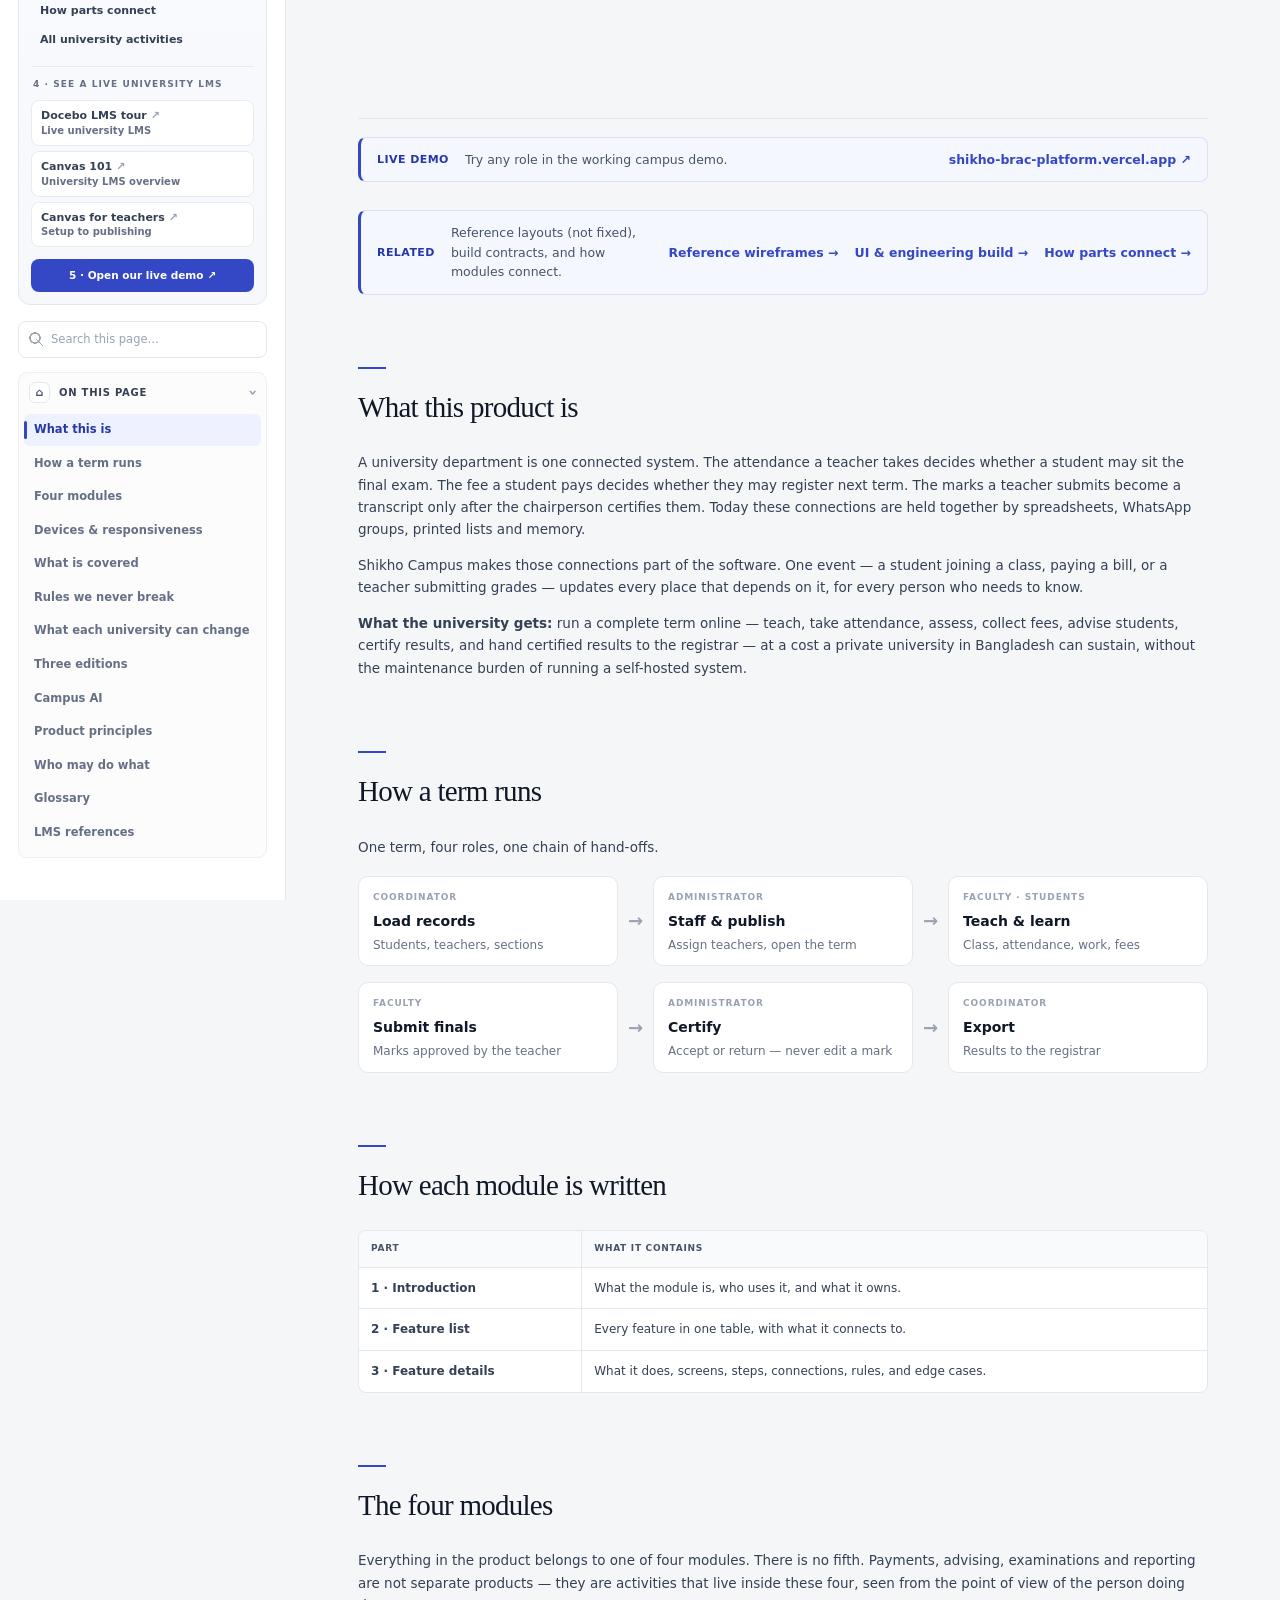
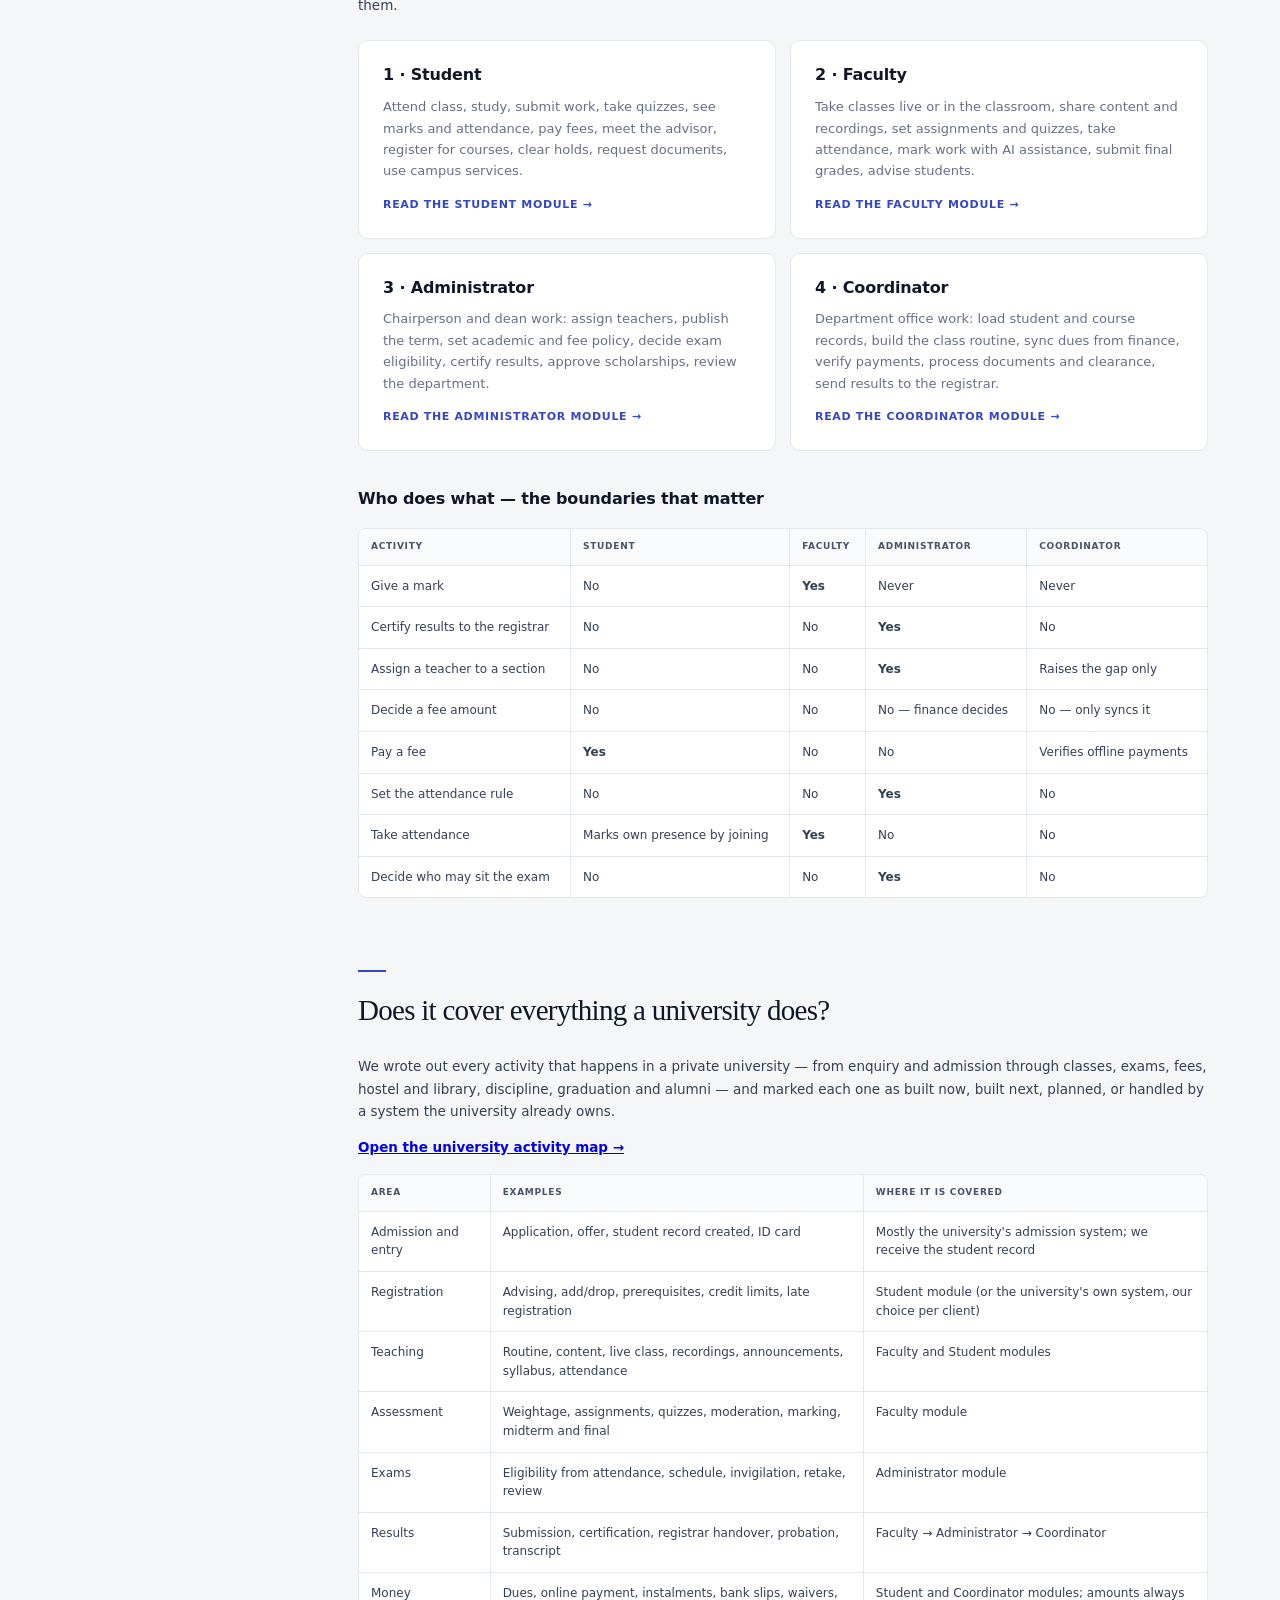
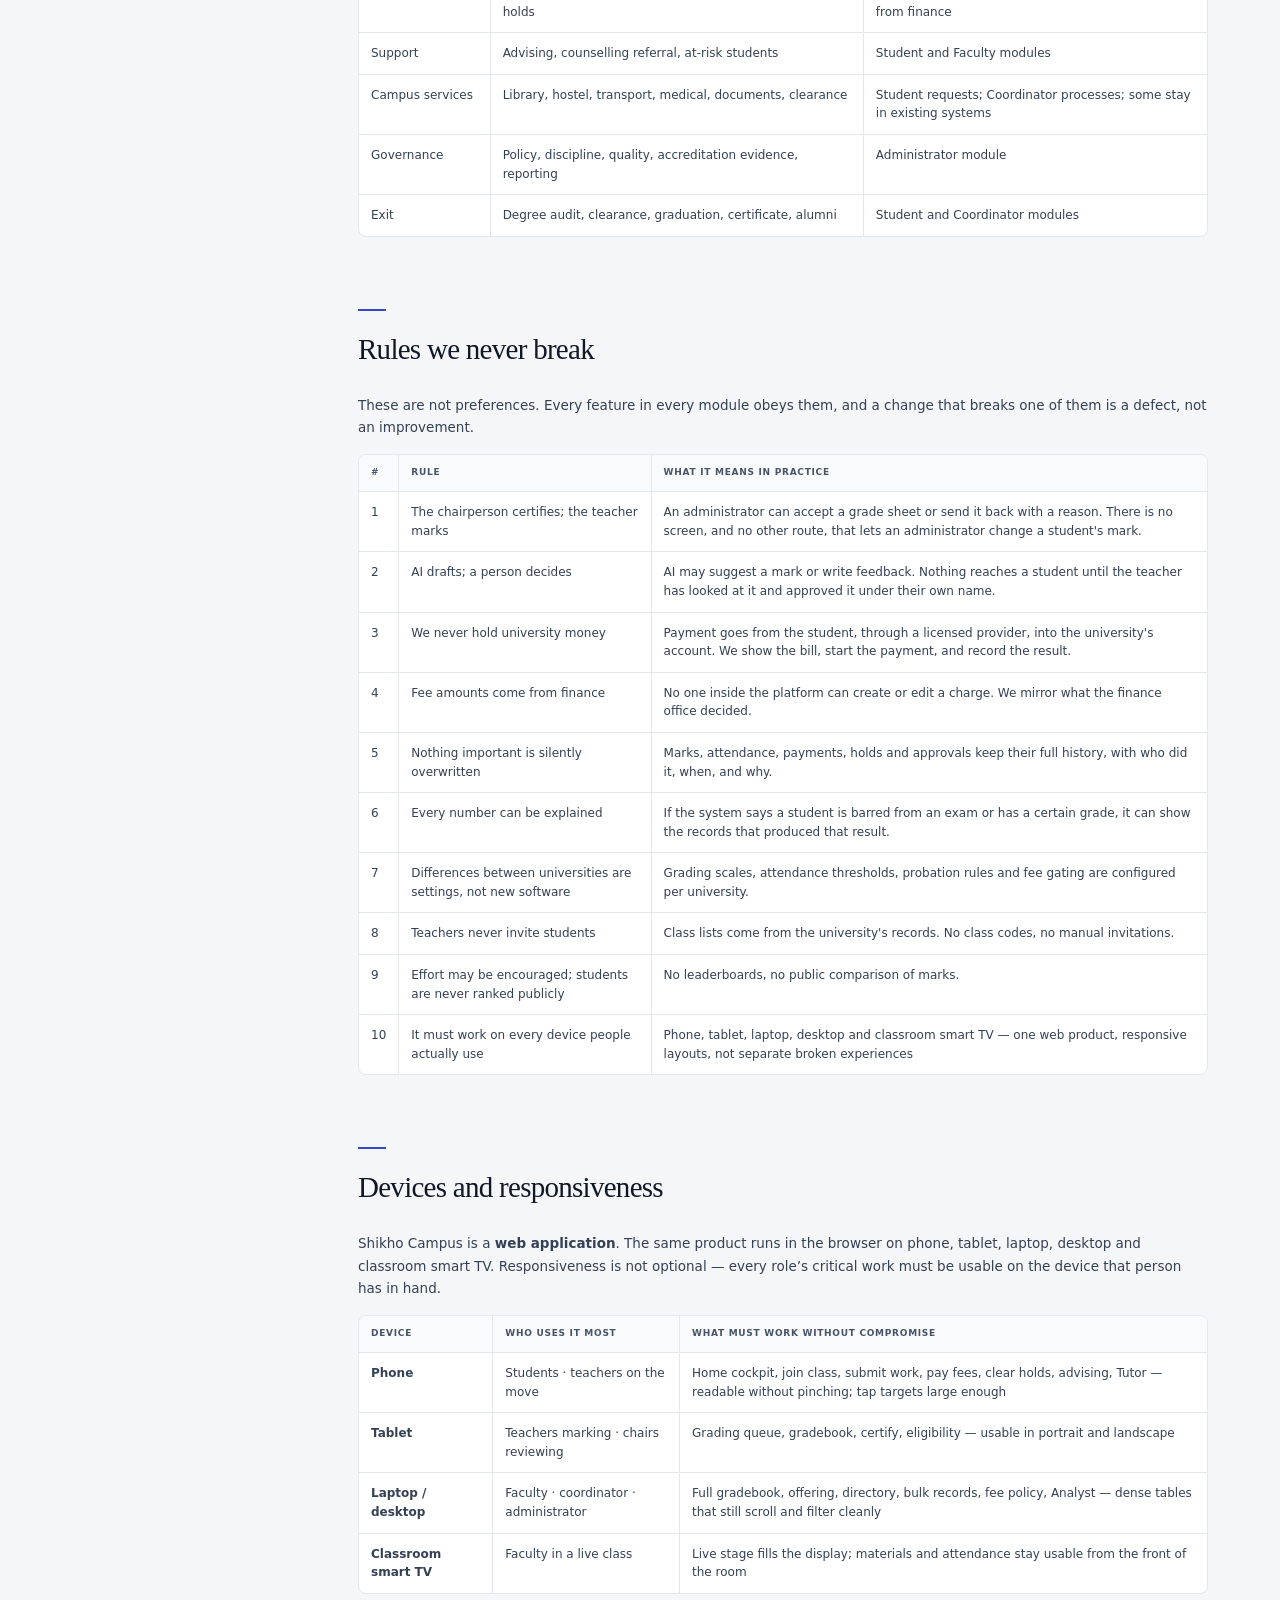
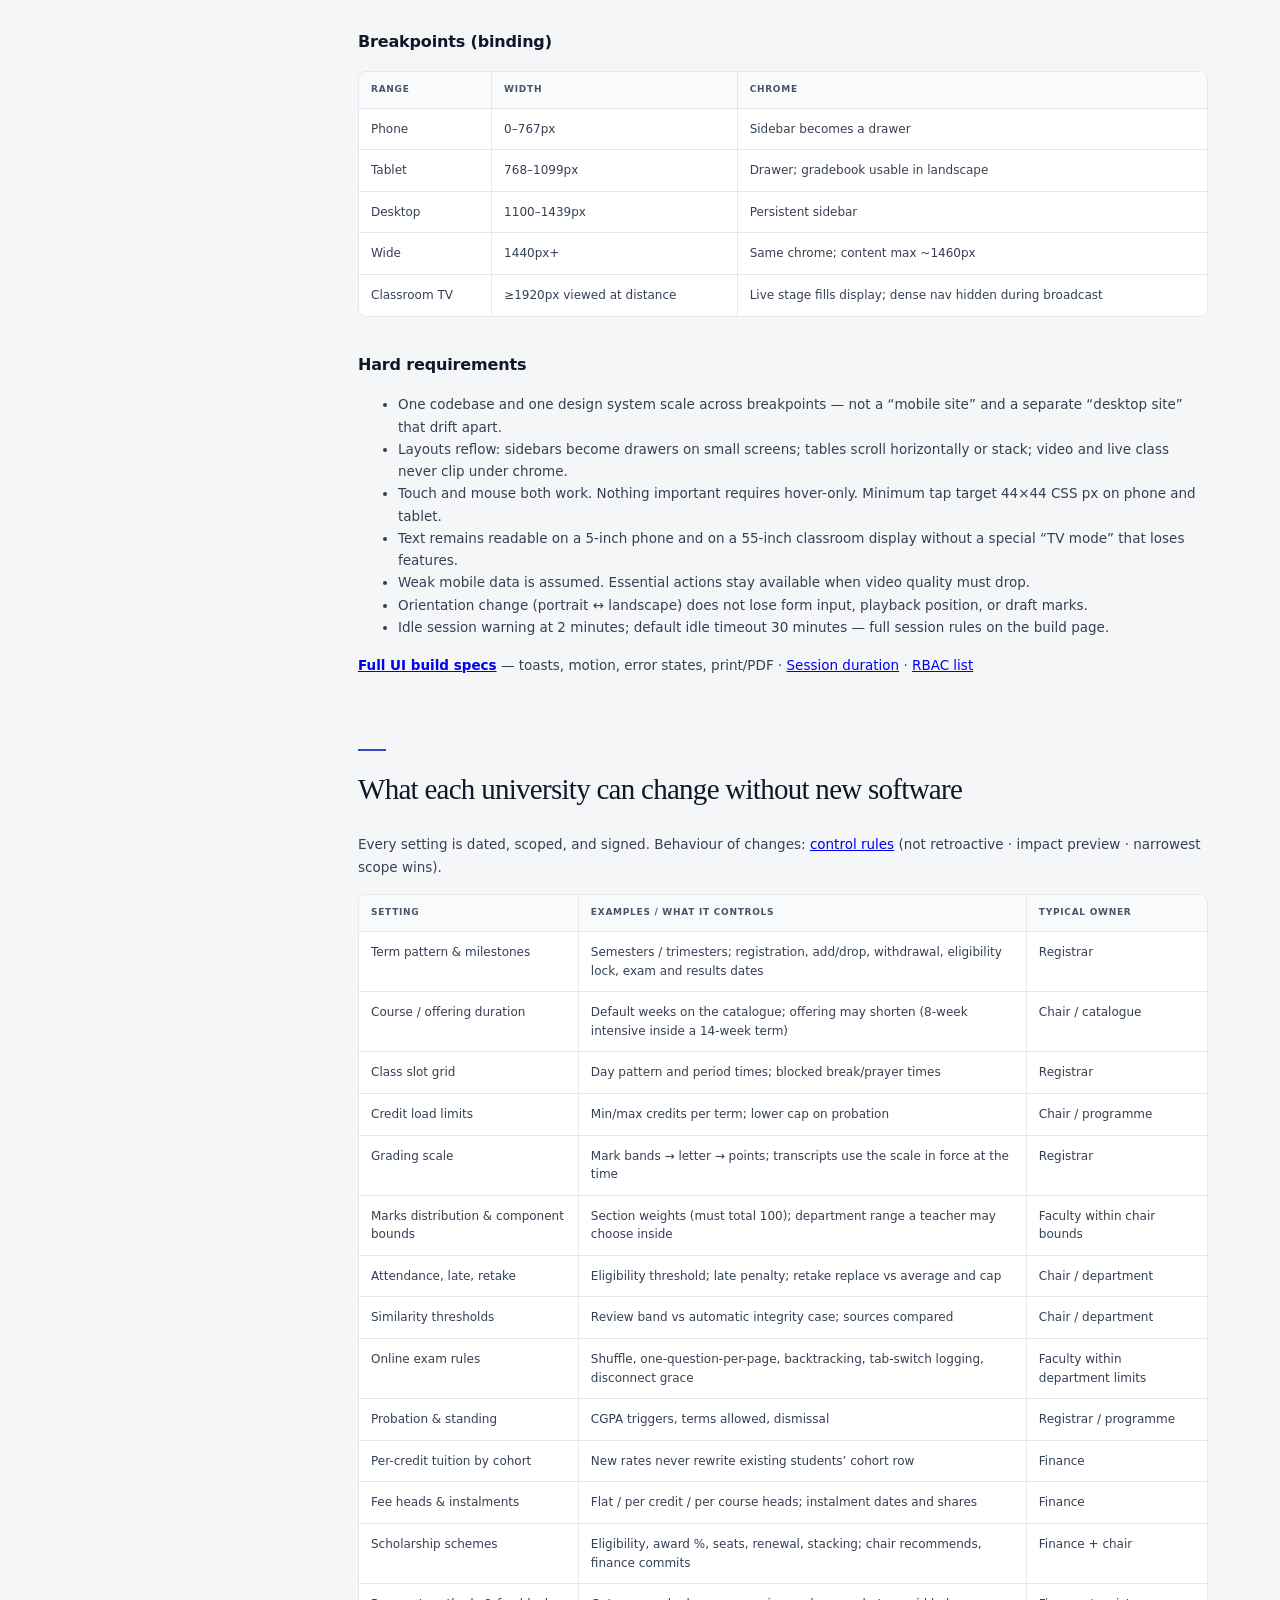
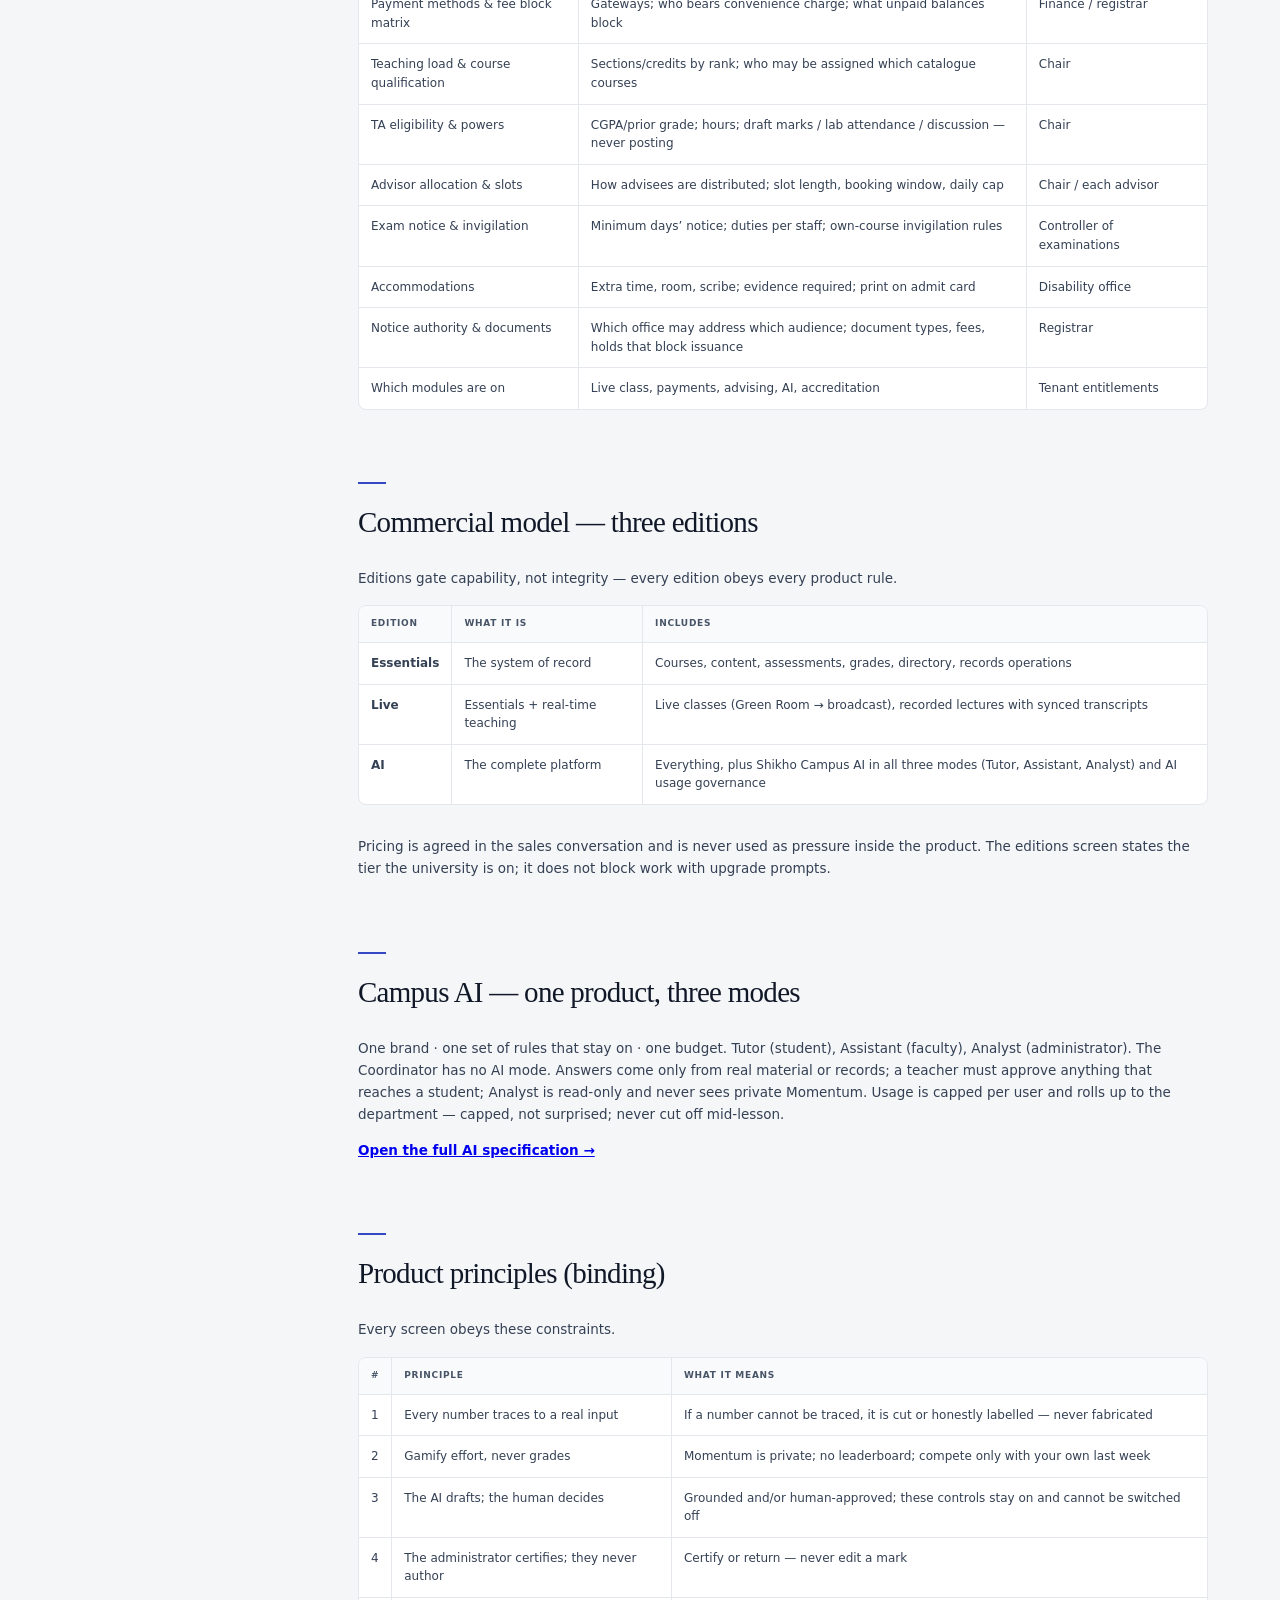
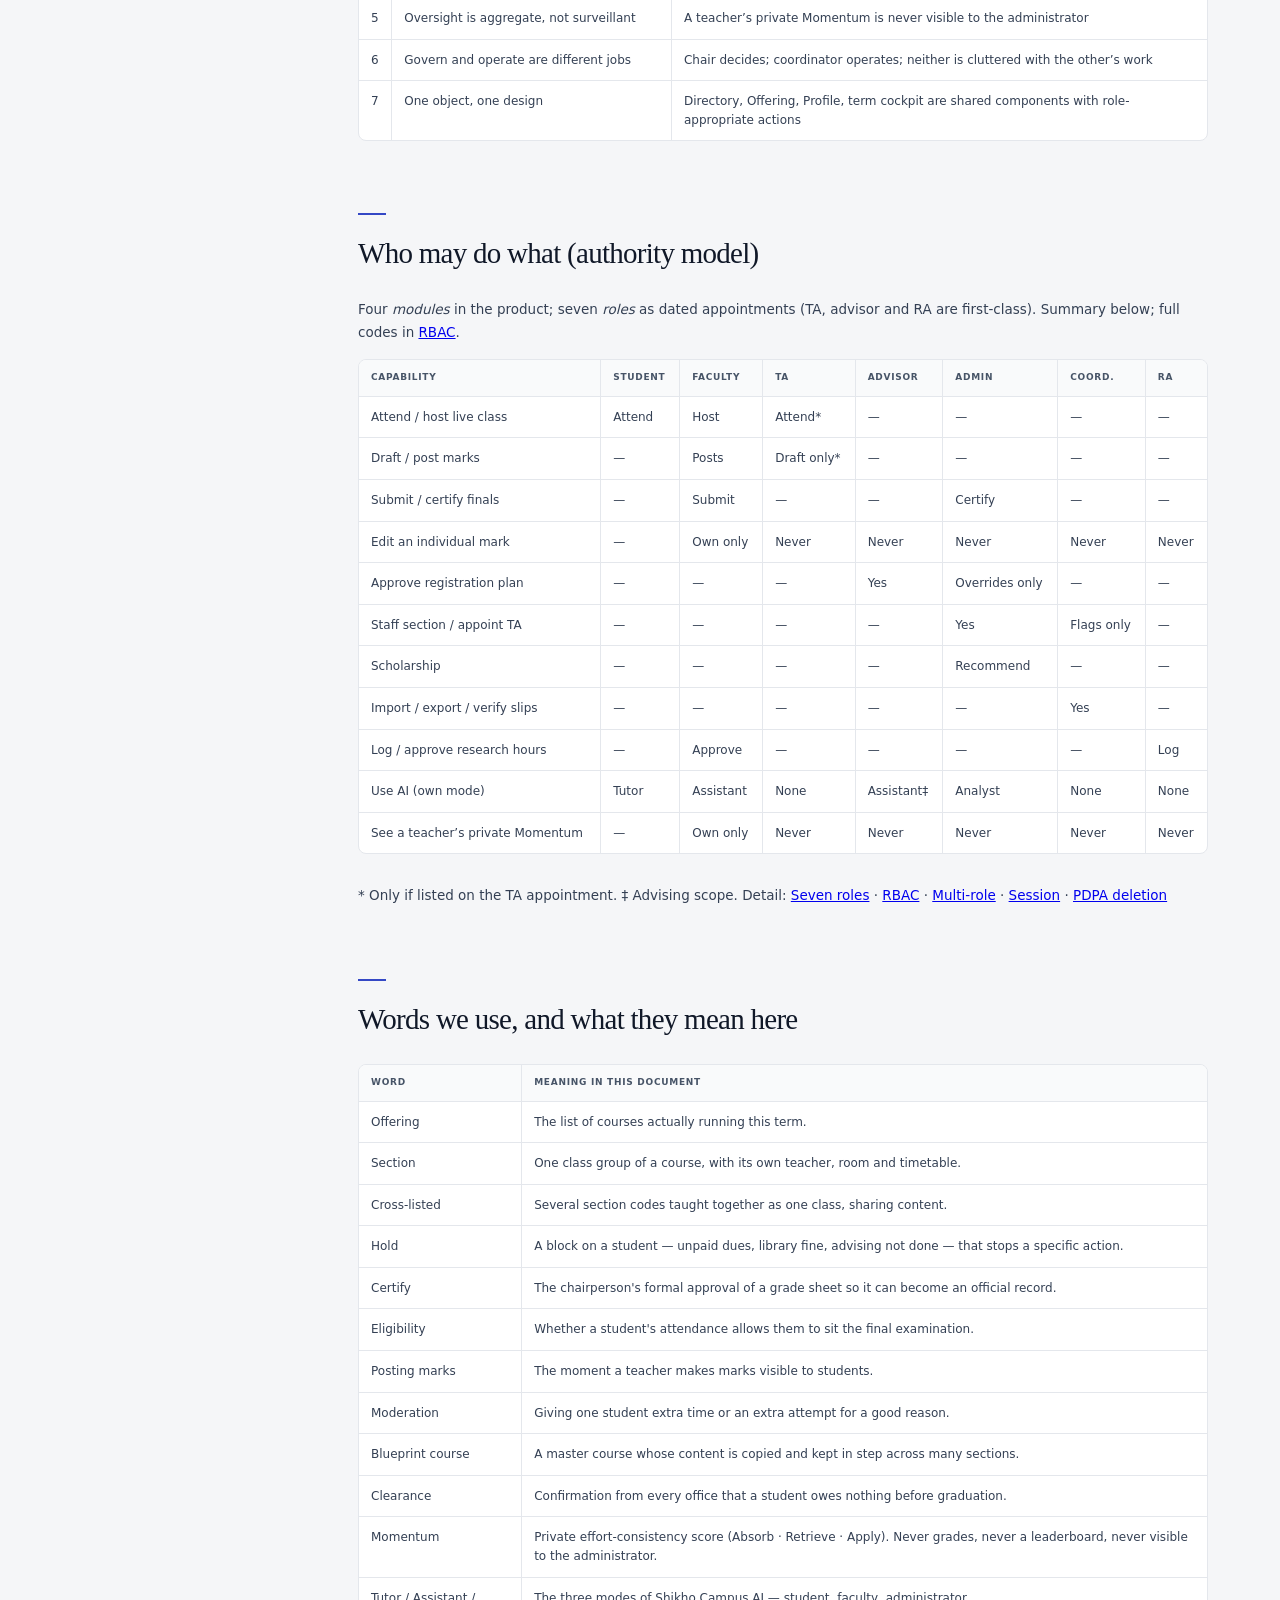
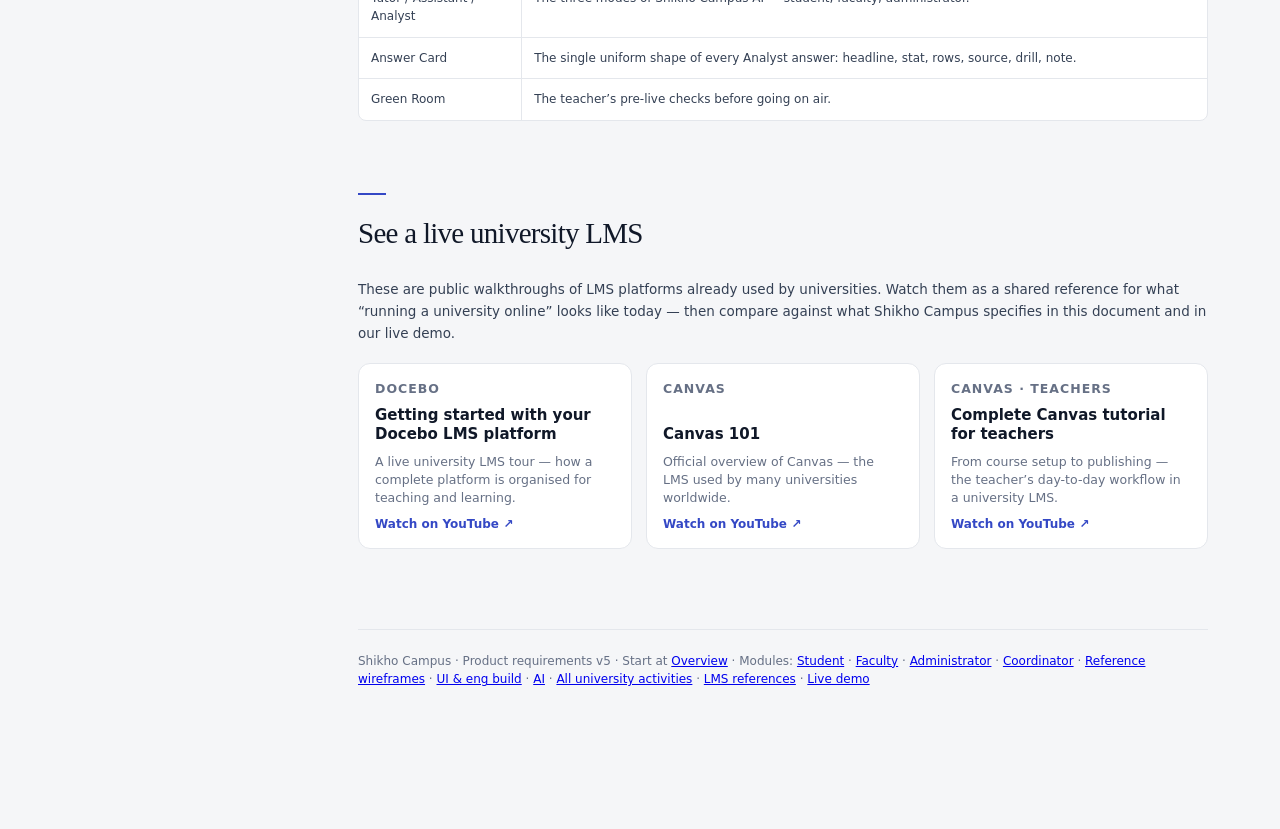
<file: index.html>
<!DOCTYPE html>
<html lang="en">
<head>
  <meta charset="utf-8">
  <title>Shikho Campus — Product Requirements</title>
  <meta http-equiv="refresh" content="0; url=/prd-local/">
  <link rel="canonical" href="/prd-local/">
  <script>location.replace("/prd-local/");</script>
</head>
<body>
  <p><a href="/prd-local/">Open Shikho Campus product requirements</a></p>
</body>
</html>
</file>
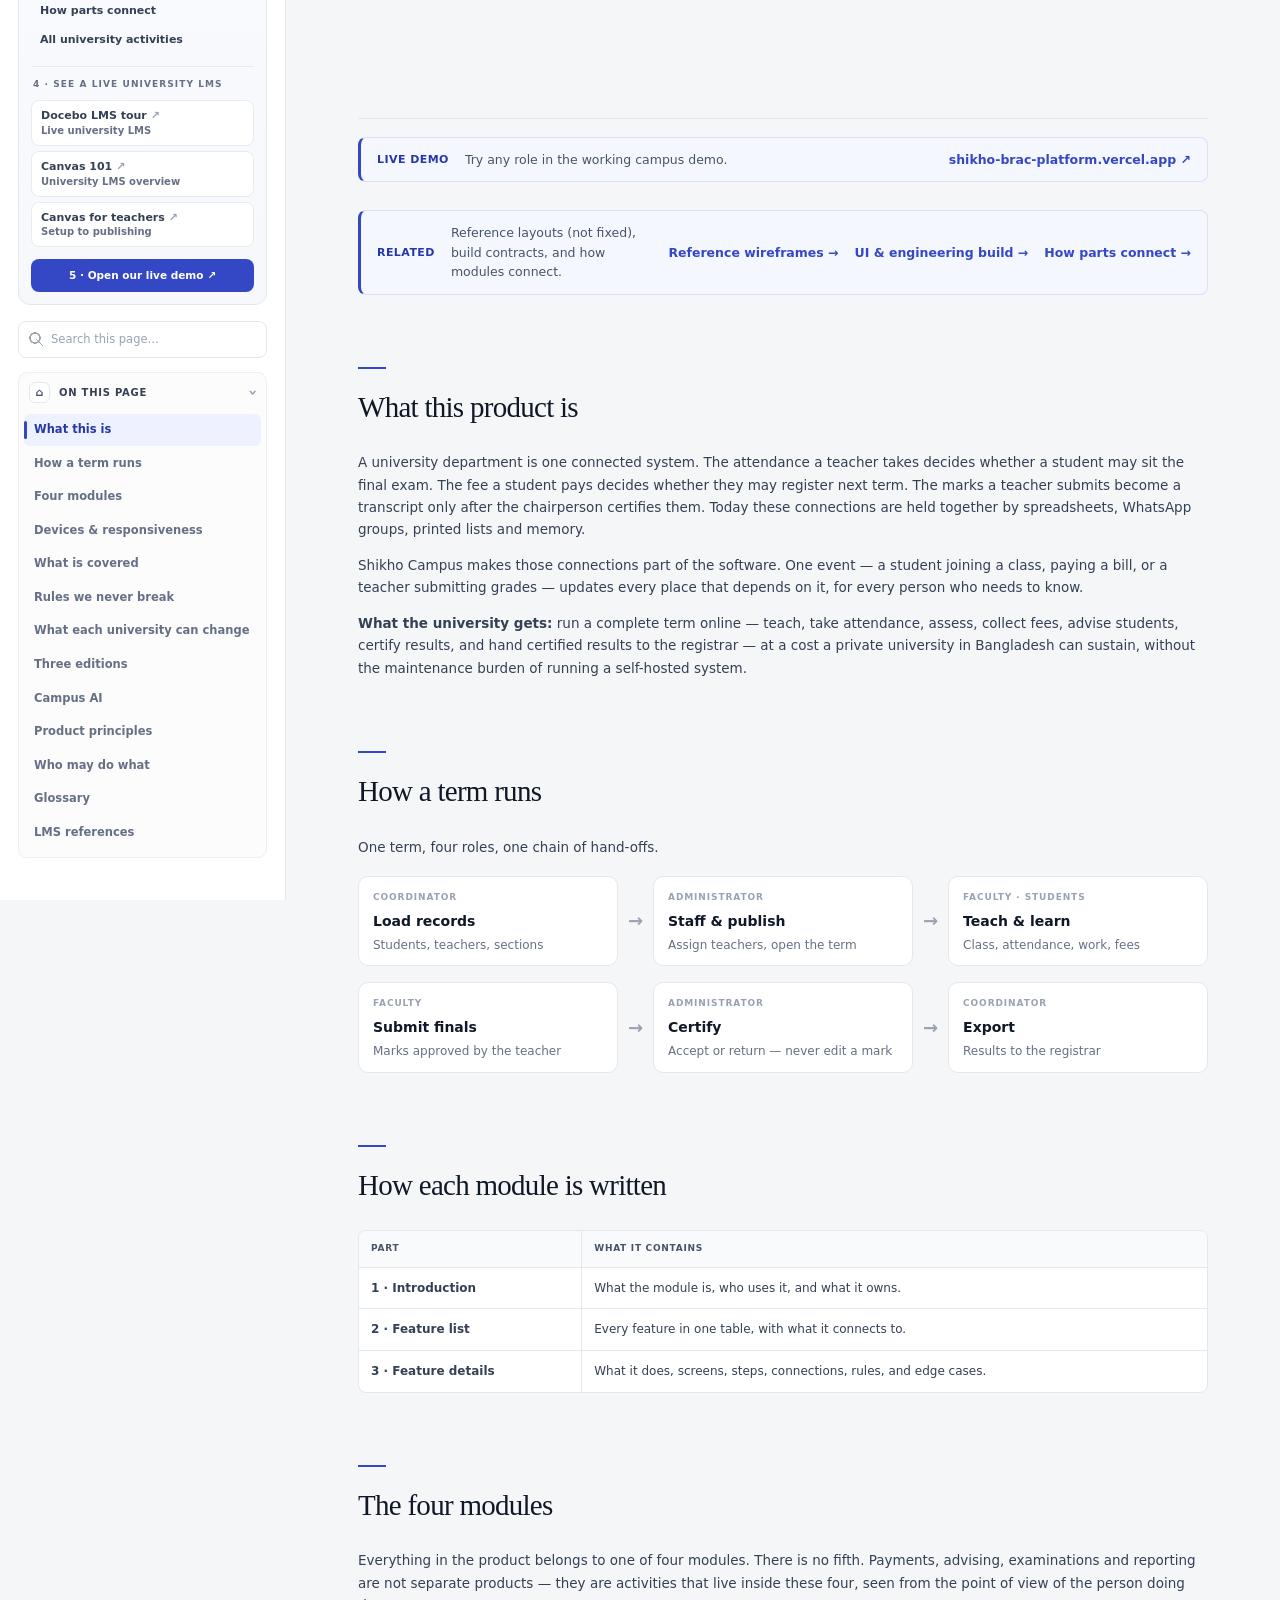
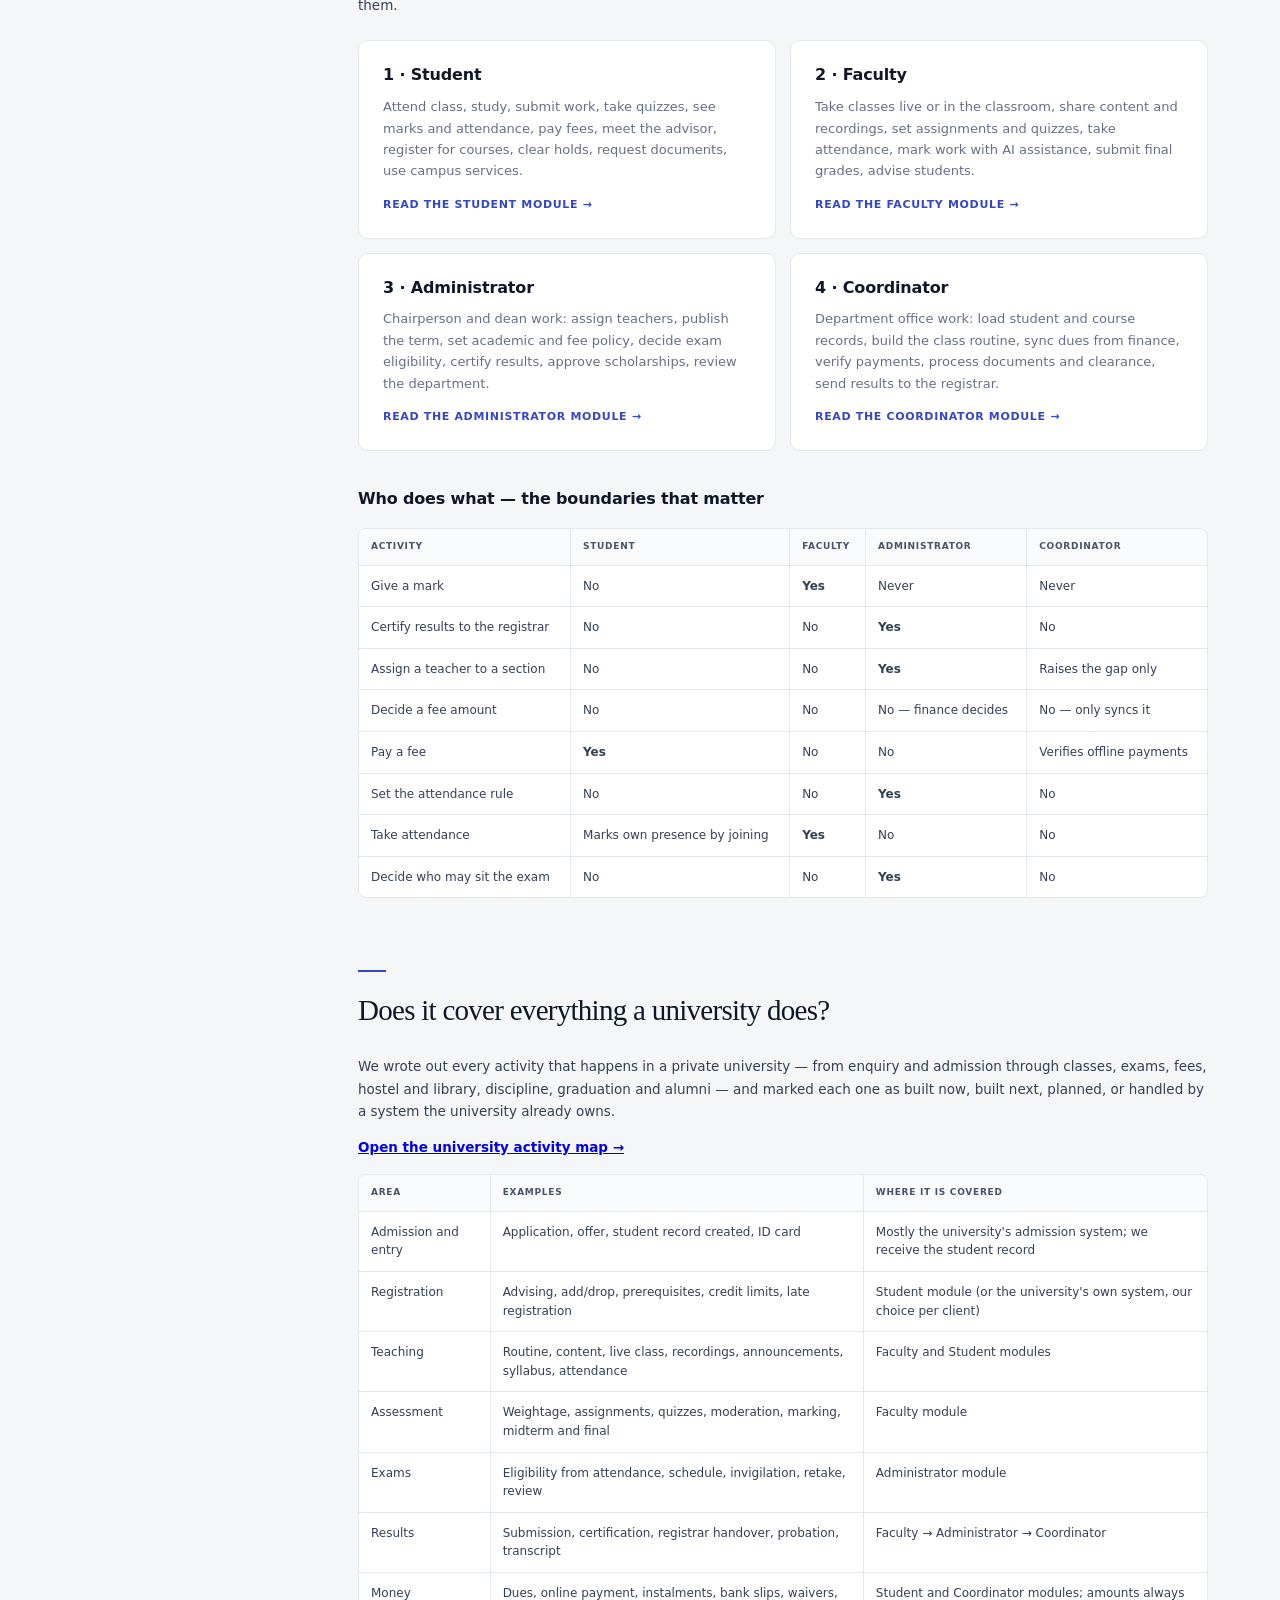
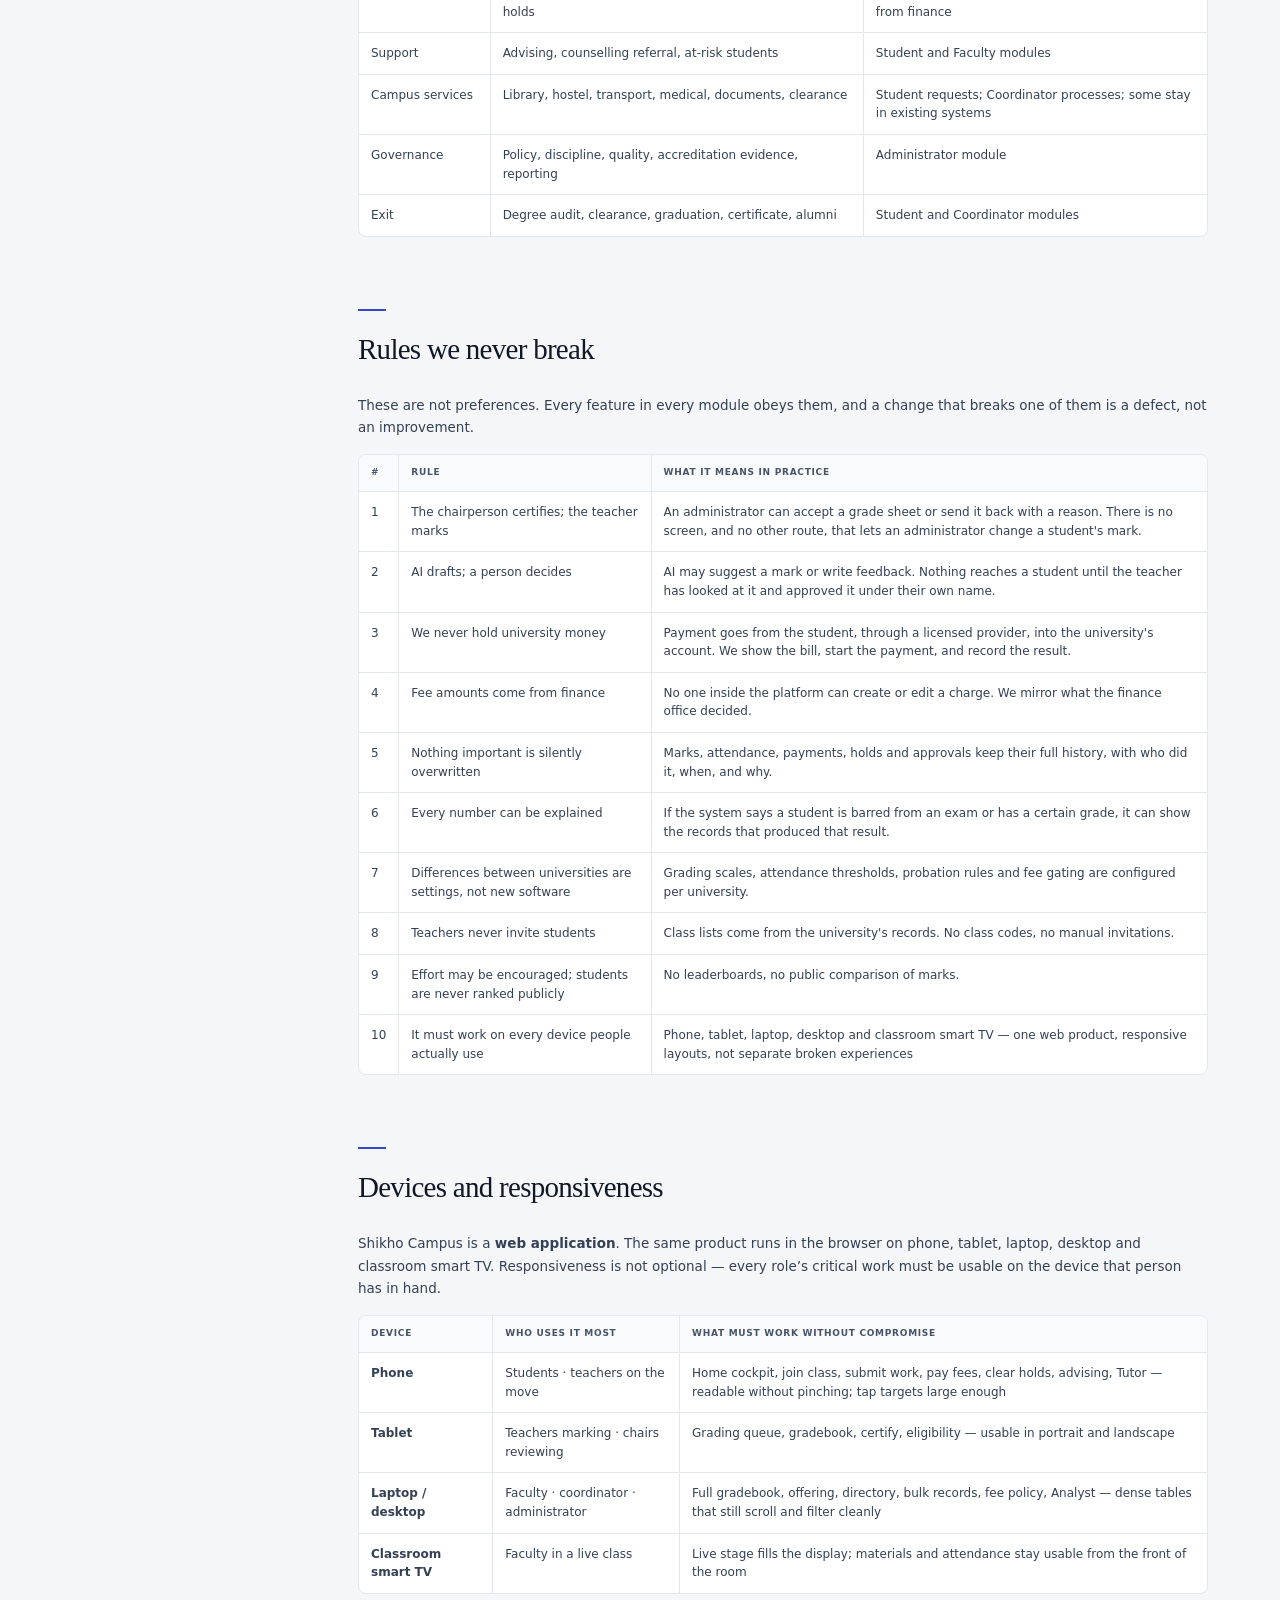
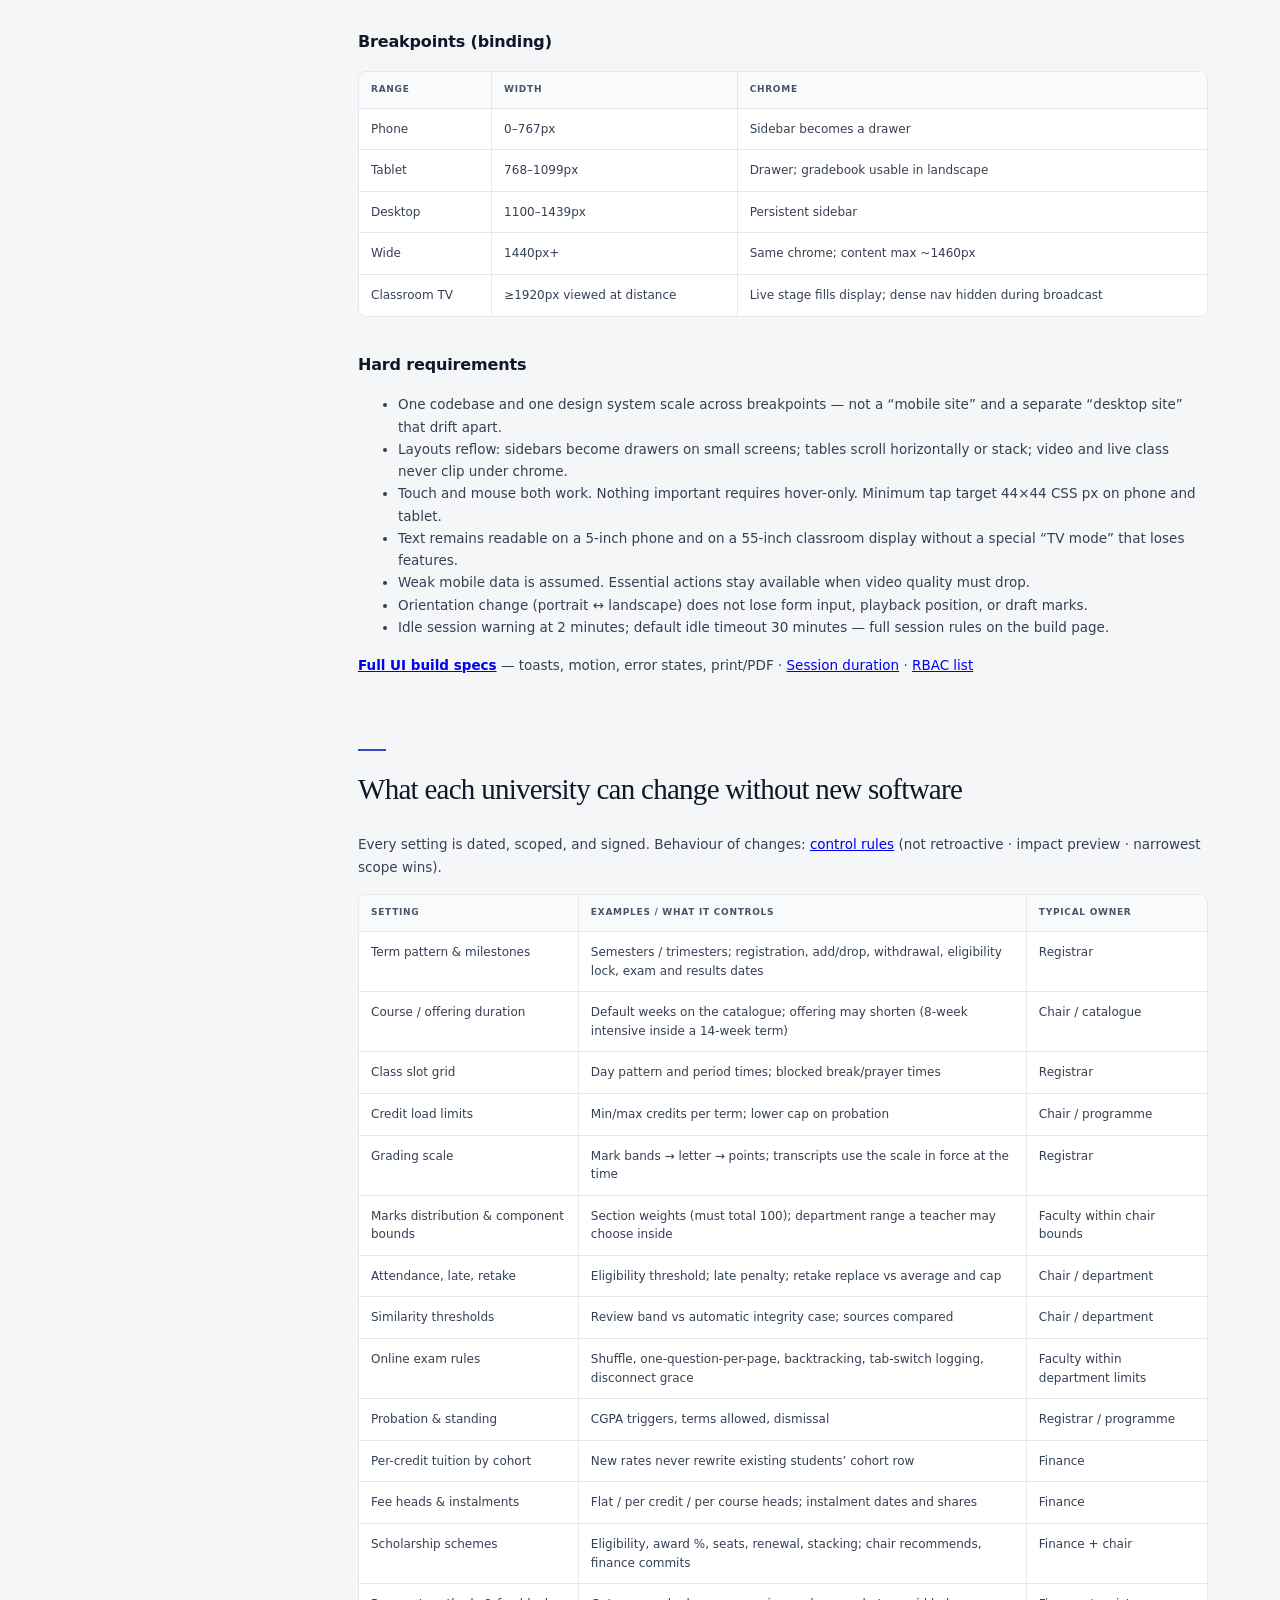
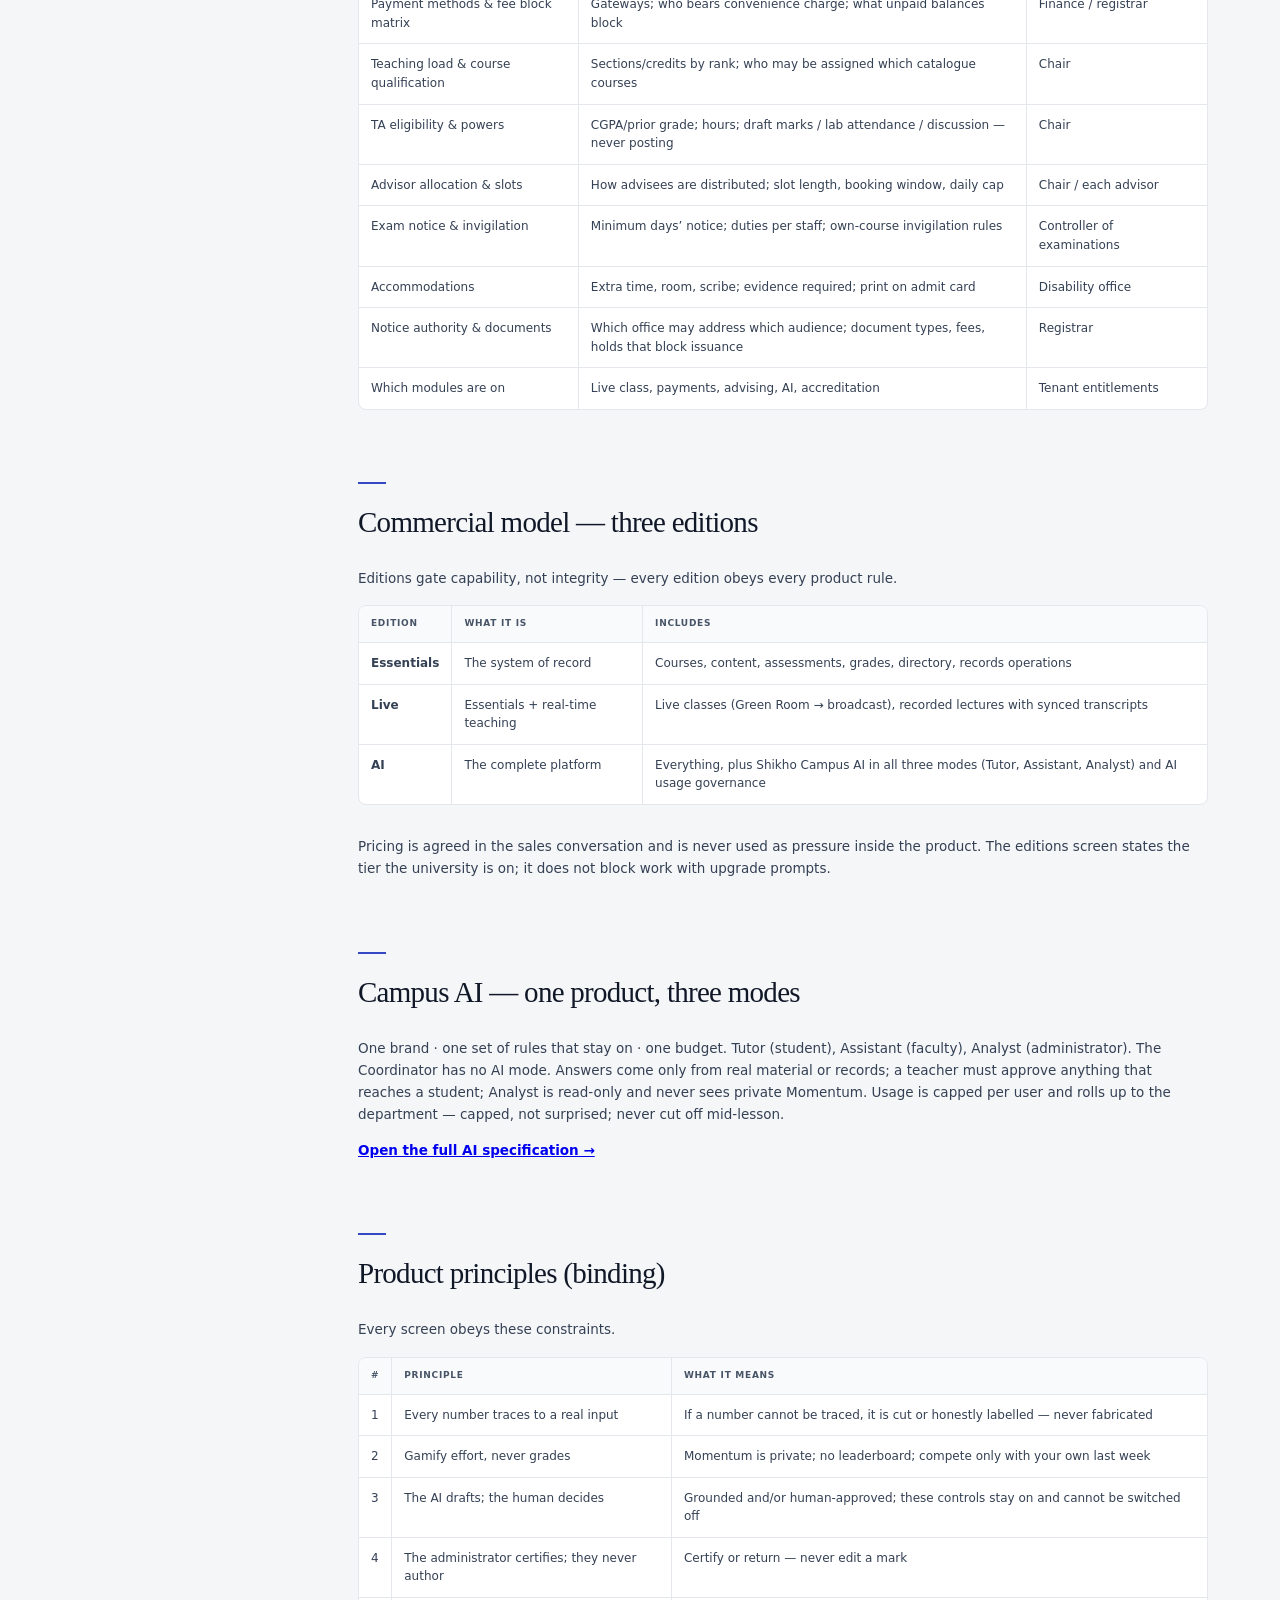
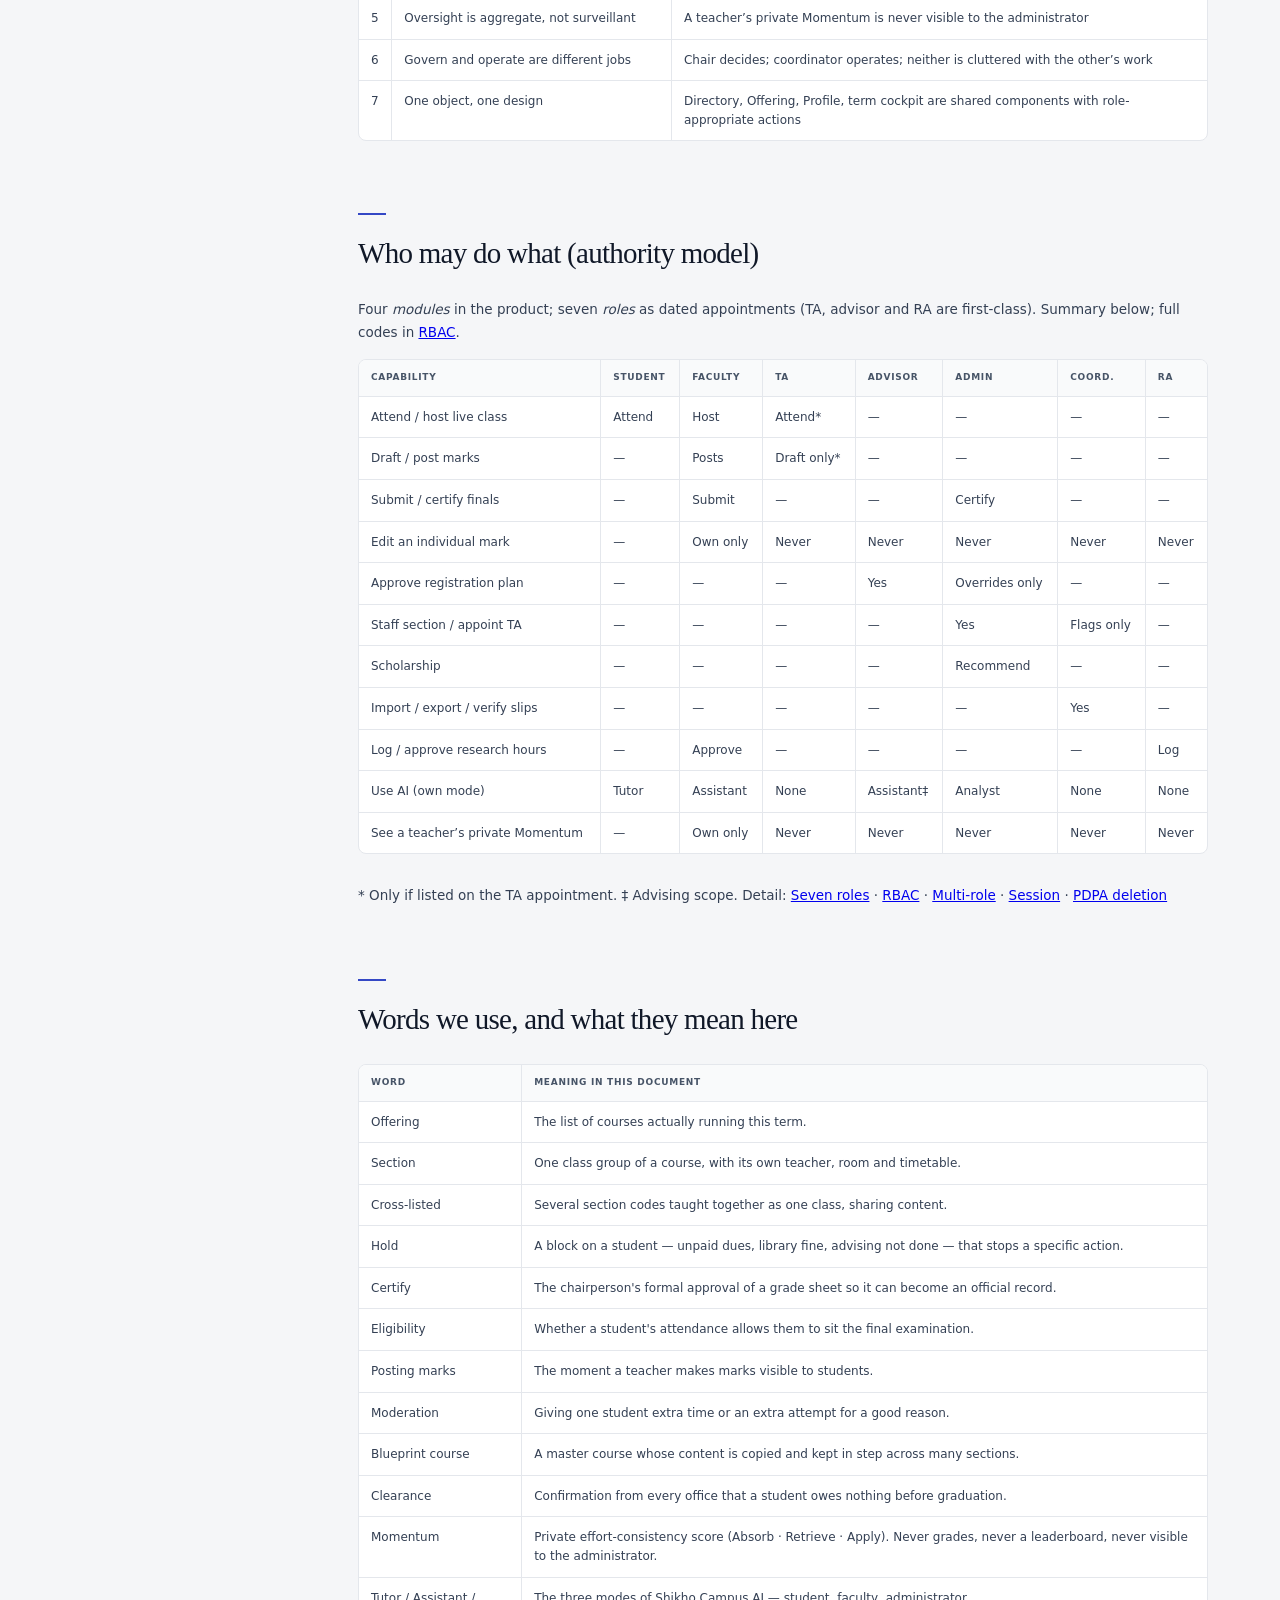
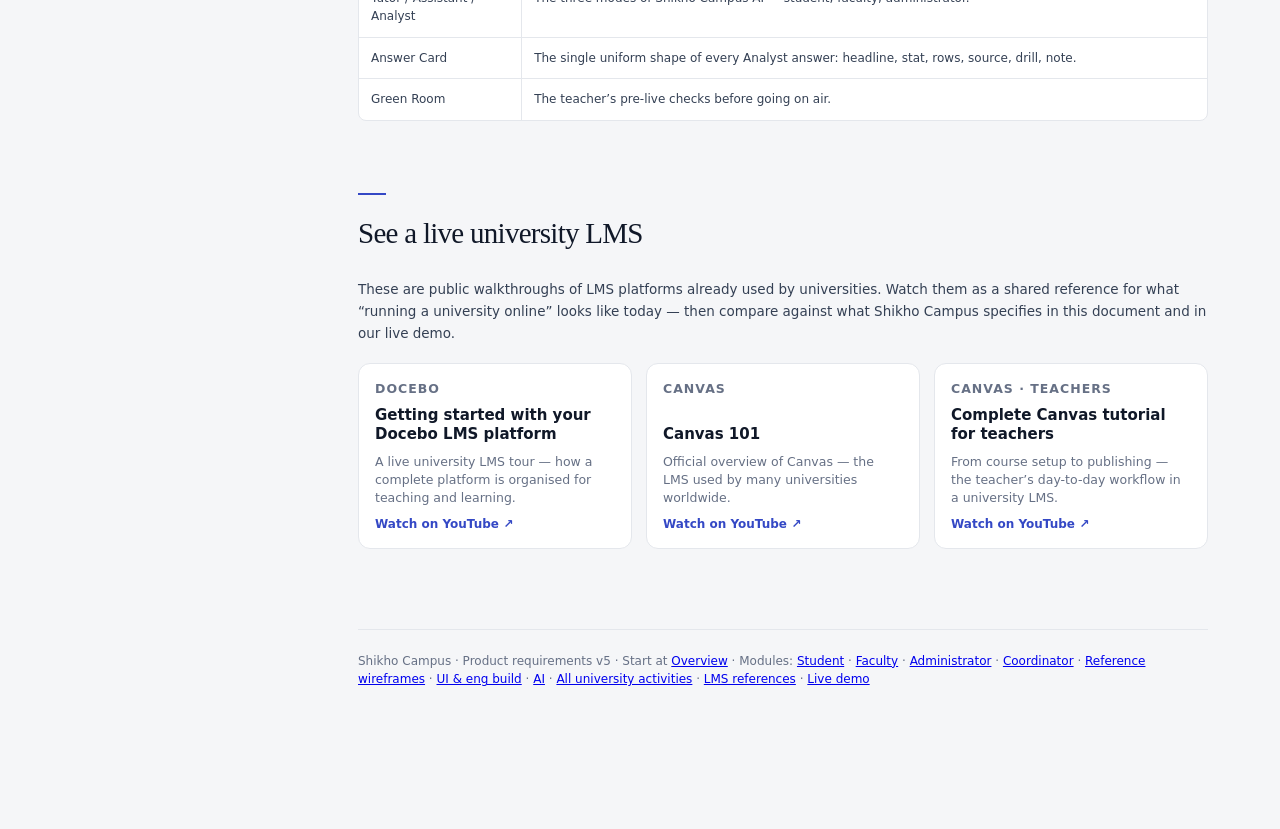
<file: prd-local/index.html>
<!DOCTYPE html>
<html lang="en">
<head>
<meta charset="utf-8"/>
<meta name="viewport" content="width=device-width, initial-scale=1"/>
<title>Shikho Campus — Product Requirements</title>
<link rel="stylesheet" href="./pro.css?v=24"/>
<link rel="stylesheet" href="./spec.css?v=24"/>
<link rel="stylesheet" href="./dev.css?v=24"/>
<script src="./nav.js?v=24" defer></script>
</head>
<body>
<div class="layout">

<nav>
  <div class="brand">Shikho Campus</div>
  <div class="sub">Product requirements</div>

  <div class="g">On this page</div>
  <a href="#what">What this is</a>
  <a href="#flow">How a term runs</a>
  <a href="#modules">Four modules</a>
  <a href="#devices">Devices &amp; responsiveness</a>
  <a href="#coverage">What is covered</a>
  <a href="#rules">Rules we never break</a>
  <a href="#config">What each university can change</a>
  <a href="#editions">Three editions</a>
  <a href="#ai-product">Campus AI</a>
  <a href="#principles-ceo">Product principles</a>
  <a href="#permissions">Who may do what</a>
  <a href="#glossary">Glossary</a>
  <a href="#references">LMS references</a>

  <div class="g">Modules</div>
  <a href="./student.html">Student</a>
  <a href="./faculty.html">Faculty</a>
  <a href="./admin.html">Administrator</a>
  <a href="./coordinator.html">Coordinator</a>

  <div class="g">More pages</div>
  <a href="./wireframes.html">Reference wireframes</a>
  <a href="./build.html">UI &amp; engineering build</a>
  <a href="./ai.html">Campus AI</a>
  <a href="./university-activities.html">All university activities</a>
  <a href="./platform.html">How parts connect</a>

  <div class="g">Resources</div>
  <a href="https://shikho-brac-platform.vercel.app/">Live demo</a>
</nav>

<main>

<header></header>
<aside class="demo-strip">
  <strong>Live demo</strong>
  <span>Try any role in the working campus demo.</span>
  <a href="https://shikho-brac-platform.vercel.app/" target="_blank" rel="noopener">shikho-brac-platform.vercel.app ↗</a>
</aside>
<aside class="demo-strip">
  <strong>Related</strong>
  <span>Reference layouts (not fixed), build contracts, and how modules connect.</span>
  <a href="./wireframes.html">Reference wireframes →</a>
  <a href="./build.html">UI &amp; engineering build →</a>
  <a href="./platform.html">How parts connect →</a>
</aside>

<section id="what">
  <h2>What this product is</h2>
  <p>A university department is one connected system. The attendance a teacher takes decides whether a student may sit the final exam. The fee a student pays decides whether they may register next term. The marks a teacher submits become a transcript only after the chairperson certifies them. Today these connections are held together by spreadsheets, WhatsApp groups, printed lists and memory.</p>
  <p>Shikho Campus makes those connections part of the software. One event — a student joining a class, paying a bill, or a teacher submitting grades — updates every place that depends on it, for every person who needs to know.</p>
  <p><strong>What the university gets:</strong> run a complete term online — teach, take attendance, assess, collect fees, advise students, certify results, and hand certified results to the registrar — at a cost a private university in Bangladesh can sustain, without the maintenance burden of running a self-hosted system.</p>
</section>

<section id="flow">
  <h2>How a term runs</h2>
  <p>One term, four roles, one chain of hand-offs.</p>
  <div class="flow-board" aria-label="Term lifecycle flow">
    <div class="flow-row">
      <div class="flow-card"><span class="flow-who">Coordinator</span><strong>Load records</strong><p>Students, teachers, sections</p></div>
      <span class="flow-arrow" aria-hidden="true">→</span>
      <div class="flow-card"><span class="flow-who">Administrator</span><strong>Staff &amp; publish</strong><p>Assign teachers, open the term</p></div>
      <span class="flow-arrow" aria-hidden="true">→</span>
      <div class="flow-card"><span class="flow-who">Faculty · Students</span><strong>Teach &amp; learn</strong><p>Class, attendance, work, fees</p></div>
    </div>
    <div class="flow-row">
      <div class="flow-card"><span class="flow-who">Faculty</span><strong>Submit finals</strong><p>Marks approved by the teacher</p></div>
      <span class="flow-arrow" aria-hidden="true">→</span>
      <div class="flow-card"><span class="flow-who">Administrator</span><strong>Certify</strong><p>Accept or return — never edit a mark</p></div>
      <span class="flow-arrow" aria-hidden="true">→</span>
      <div class="flow-card"><span class="flow-who">Coordinator</span><strong>Export</strong><p>Results to the registrar</p></div>
    </div>
  </div>
  </section>

<section id="structure">
  <h2>How each module is written</h2>
  <table>
    <tr><th>Part</th><th>What it contains</th></tr>
    <tr><td><strong>1 · Introduction</strong></td><td>What the module is, who uses it, and what it owns.</td></tr>
    <tr><td><strong>2 · Feature list</strong></td><td>Every feature in one table, with what it connects to.</td></tr>
    <tr><td><strong>3 · Feature details</strong></td><td>What it does, screens, steps, connections, rules, and edge cases.</td></tr>
  </table>
</section>

<section id="modules">
  <h2>The four modules</h2>
  
  <p>Everything in the product belongs to one of four modules. There is no fifth. Payments, advising, examinations and reporting are not separate products — they are activities that live inside these four, seen from the point of view of the person doing them.</p>

  <div class="hub-grid">
    <a class="hub-card" href="./student.html">
      <h3>1 · Student</h3>
      <p>Attend class, study, submit work, take quizzes, see marks and attendance, pay fees, meet the advisor, register for courses, clear holds, request documents, use campus services.</p>
      <span class="count">Read the Student module →</span>
    </a>
    <a class="hub-card" href="./faculty.html">
      <h3>2 · Faculty</h3>
      <p>Take classes live or in the classroom, share content and recordings, set assignments and quizzes, take attendance, mark work with AI assistance, submit final grades, advise students.</p>
      <span class="count">Read the Faculty module →</span>
    </a>
    <a class="hub-card" href="./admin.html">
      <h3>3 · Administrator</h3>
      <p>Chairperson and dean work: assign teachers, publish the term, set academic and fee policy, decide exam eligibility, certify results, approve scholarships, review the department.</p>
      <span class="count">Read the Administrator module →</span>
    </a>
    <a class="hub-card" href="./coordinator.html">
      <h3>4 · Coordinator</h3>
      <p>Department office work: load student and course records, build the class routine, sync dues from finance, verify payments, process documents and clearance, send results to the registrar.</p>
      <span class="count">Read the Coordinator module →</span>
    </a>
  </div>

  <h3>Who does what — the boundaries that matter</h3>
  <table>
    <tr><th>Activity</th><th>Student</th><th>Faculty</th><th>Administrator</th><th>Coordinator</th></tr>
    <tr><td>Give a mark</td><td>No</td><td><strong>Yes</strong></td><td>Never</td><td>Never</td></tr>
    <tr><td>Certify results to the registrar</td><td>No</td><td>No</td><td><strong>Yes</strong></td><td>No</td></tr>
    <tr><td>Assign a teacher to a section</td><td>No</td><td>No</td><td><strong>Yes</strong></td><td>Raises the gap only</td></tr>
    <tr><td>Decide a fee amount</td><td>No</td><td>No</td><td>No — finance decides</td><td>No — only syncs it</td></tr>
    <tr><td>Pay a fee</td><td><strong>Yes</strong></td><td>No</td><td>No</td><td>Verifies offline payments</td></tr>
    <tr><td>Set the attendance rule</td><td>No</td><td>No</td><td><strong>Yes</strong></td><td>No</td></tr>
    <tr><td>Take attendance</td><td>Marks own presence by joining</td><td><strong>Yes</strong></td><td>No</td><td>No</td></tr>
    <tr><td>Decide who may sit the exam</td><td>No</td><td>No</td><td><strong>Yes</strong></td><td>No</td></tr>
  </table>
</section>

<section id="coverage">
  <h2>Does it cover everything a university does?</h2>
  <p>We wrote out every activity that happens in a private university — from enquiry and admission through classes, exams, fees, hostel and library, discipline, graduation and alumni — and marked each one as built now, built next, planned, or handled by a system the university already owns.</p>
  <p><a href="./university-activities.html"><strong>Open the university activity map →</strong></a></p>
  <table>
    <tr><th>Area</th><th>Examples</th><th>Where it is covered</th></tr>
    <tr><td>Admission and entry</td><td>Application, offer, student record created, ID card</td><td>Mostly the university's admission system; we receive the student record</td></tr>
    <tr><td>Registration</td><td>Advising, add/drop, prerequisites, credit limits, late registration</td><td>Student module (or the university's own system, our choice per client)</td></tr>
    <tr><td>Teaching</td><td>Routine, content, live class, recordings, announcements, syllabus, attendance</td><td>Faculty and Student modules</td></tr>
    <tr><td>Assessment</td><td>Weightage, assignments, quizzes, moderation, marking, midterm and final</td><td>Faculty module</td></tr>
    <tr><td>Exams</td><td>Eligibility from attendance, schedule, invigilation, retake, review</td><td>Administrator module</td></tr>
    <tr><td>Results</td><td>Submission, certification, registrar handover, probation, transcript</td><td>Faculty → Administrator → Coordinator</td></tr>
    <tr><td>Money</td><td>Dues, online payment, instalments, bank slips, waivers, holds</td><td>Student and Coordinator modules; amounts always from finance</td></tr>
    <tr><td>Support</td><td>Advising, counselling referral, at-risk students</td><td>Student and Faculty modules</td></tr>
    <tr><td>Campus services</td><td>Library, hostel, transport, medical, documents, clearance</td><td>Student requests; Coordinator processes; some stay in existing systems</td></tr>
    <tr><td>Governance</td><td>Policy, discipline, quality, accreditation evidence, reporting</td><td>Administrator module</td></tr>
    <tr><td>Exit</td><td>Degree audit, clearance, graduation, certificate, alumni</td><td>Student and Coordinator modules</td></tr>
  </table>
</section>

<section id="rules">
  <h2>Rules we never break</h2>
  <p>These are not preferences. Every feature in every module obeys them, and a change that breaks one of them is a defect, not an improvement.</p>
  <table>
    <tr><th>#</th><th>Rule</th><th>What it means in practice</th></tr>
    <tr><td>1</td><td>The chairperson certifies; the teacher marks</td><td>An administrator can accept a grade sheet or send it back with a reason. There is no screen, and no other route, that lets an administrator change a student's mark.</td></tr>
    <tr><td>2</td><td>AI drafts; a person decides</td><td>AI may suggest a mark or write feedback. Nothing reaches a student until the teacher has looked at it and approved it under their own name.</td></tr>
    <tr><td>3</td><td>We never hold university money</td><td>Payment goes from the student, through a licensed provider, into the university's account. We show the bill, start the payment, and record the result.</td></tr>
    <tr><td>4</td><td>Fee amounts come from finance</td><td>No one inside the platform can create or edit a charge. We mirror what the finance office decided.</td></tr>
    <tr><td>5</td><td>Nothing important is silently overwritten</td><td>Marks, attendance, payments, holds and approvals keep their full history, with who did it, when, and why.</td></tr>
    <tr><td>6</td><td>Every number can be explained</td><td>If the system says a student is barred from an exam or has a certain grade, it can show the records that produced that result.</td></tr>
    <tr><td>7</td><td>Differences between universities are settings, not new software</td><td>Grading scales, attendance thresholds, probation rules and fee gating are configured per university.</td></tr>
    <tr><td>8</td><td>Teachers never invite students</td><td>Class lists come from the university's records. No class codes, no manual invitations.</td></tr>
    <tr><td>9</td><td>Effort may be encouraged; students are never ranked publicly</td><td>No leaderboards, no public comparison of marks.</td></tr>
    <tr><td>10</td><td>It must work on every device people actually use</td><td>Phone, tablet, laptop, desktop and classroom smart TV — one web product, responsive layouts, not separate broken experiences</td></tr>
  </table>
</section>

<section id="devices">
  <h2>Devices and responsiveness</h2>
  <p>Shikho Campus is a <strong>web application</strong>. The same product runs in the browser on phone, tablet, laptop, desktop and classroom smart TV. Responsiveness is not optional — every role’s critical work must be usable on the device that person has in hand.</p>
    <table>
    <tr><th>Device</th><th>Who uses it most</th><th>What must work without compromise</th></tr>
    <tr><td><strong>Phone</strong></td><td>Students · teachers on the move</td><td>Home cockpit, join class, submit work, pay fees, clear holds, advising, Tutor — readable without pinching; tap targets large enough</td></tr>
    <tr><td><strong>Tablet</strong></td><td>Teachers marking · chairs reviewing</td><td>Grading queue, gradebook, certify, eligibility — usable in portrait and landscape</td></tr>
    <tr><td><strong>Laptop / desktop</strong></td><td>Faculty · coordinator · administrator</td><td>Full gradebook, offering, directory, bulk records, fee policy, Analyst — dense tables that still scroll and filter cleanly</td></tr>
    <tr><td><strong>Classroom smart TV</strong></td><td>Faculty in a live class</td><td>Live stage fills the display; materials and attendance stay usable from the front of the room</td></tr>
  </table>
  <h3>Breakpoints (binding)</h3>
  <table>
    <tr><th>Range</th><th>Width</th><th>Chrome</th></tr>
    <tr><td>Phone</td><td>0–767px</td><td>Sidebar becomes a drawer</td></tr>
    <tr><td>Tablet</td><td>768–1099px</td><td>Drawer; gradebook usable in landscape</td></tr>
    <tr><td>Desktop</td><td>1100–1439px</td><td>Persistent sidebar</td></tr>
    <tr><td>Wide</td><td>1440px+</td><td>Same chrome; content max ~1460px</td></tr>
    <tr><td>Classroom TV</td><td>≥1920px viewed at distance</td><td>Live stage fills display; dense nav hidden during broadcast</td></tr>
  </table>
  <h3>Hard requirements</h3>
  <ul>
    <li>One codebase and one design system scale across breakpoints — not a “mobile site” and a separate “desktop site” that drift apart.</li>
    <li>Layouts reflow: sidebars become drawers on small screens; tables scroll horizontally or stack; video and live class never clip under chrome.</li>
    <li>Touch and mouse both work. Nothing important requires hover-only. Minimum tap target 44×44 CSS px on phone and tablet.</li>
    <li>Text remains readable on a 5-inch phone and on a 55-inch classroom display without a special “TV mode” that loses features.</li>
    <li>Weak mobile data is assumed. Essential actions stay available when video quality must drop.</li>
    <li>Orientation change (portrait ↔ landscape) does not lose form input, playback position, or draft marks.</li>
    <li>Idle session warning at 2 minutes; default idle timeout 30 minutes — full session rules on the build page.</li>
  </ul>
  <p><a href="./build.html#breakpoints"><strong>Full UI build specs</strong></a> — toasts, motion, error states, print/PDF · <a href="./build.html#session">Session duration</a> · <a href="./build.html#rbac">RBAC list</a></p>
</section>

<section id="config">
  <h2>What each university can change without new software</h2>
  <p>Every setting is dated, scoped, and signed. Behaviour of changes: <a href="./platform.html#controls">control rules</a> (not retroactive · impact preview · narrowest scope wins).</p>
  <table>
    <tr><th>Setting</th><th>Examples / what it controls</th><th>Typical owner</th></tr>
    <tr><td>Term pattern &amp; milestones</td><td>Semesters / trimesters; registration, add/drop, withdrawal, eligibility lock, exam and results dates</td><td>Registrar</td></tr>
    <tr><td>Course / offering duration</td><td>Default weeks on the catalogue; offering may shorten (8-week intensive inside a 14-week term)</td><td>Chair / catalogue</td></tr>
    <tr><td>Class slot grid</td><td>Day pattern and period times; blocked break/prayer times</td><td>Registrar</td></tr>
    <tr><td>Credit load limits</td><td>Min/max credits per term; lower cap on probation</td><td>Chair / programme</td></tr>
    <tr><td>Grading scale</td><td>Mark bands → letter → points; transcripts use the scale in force at the time</td><td>Registrar</td></tr>
    <tr><td>Marks distribution &amp; component bounds</td><td>Section weights (must total 100); department range a teacher may choose inside</td><td>Faculty within chair bounds</td></tr>
    <tr><td>Attendance, late, retake</td><td>Eligibility threshold; late penalty; retake replace vs average and cap</td><td>Chair / department</td></tr>
    <tr><td>Similarity thresholds</td><td>Review band vs automatic integrity case; sources compared</td><td>Chair / department</td></tr>
    <tr><td>Online exam rules</td><td>Shuffle, one-question-per-page, backtracking, tab-switch logging, disconnect grace</td><td>Faculty within department limits</td></tr>
    <tr><td>Probation &amp; standing</td><td>CGPA triggers, terms allowed, dismissal</td><td>Registrar / programme</td></tr>
    <tr><td>Per-credit tuition by cohort</td><td>New rates never rewrite existing students’ cohort row</td><td>Finance</td></tr>
    <tr><td>Fee heads &amp; instalments</td><td>Flat / per credit / per course heads; instalment dates and shares</td><td>Finance</td></tr>
    <tr><td>Scholarship schemes</td><td>Eligibility, award %, seats, renewal, stacking; chair recommends, finance commits</td><td>Finance + chair</td></tr>
    <tr><td>Payment methods &amp; fee block matrix</td><td>Gateways; who bears convenience charge; what unpaid balances block</td><td>Finance / registrar</td></tr>
    <tr><td>Teaching load &amp; course qualification</td><td>Sections/credits by rank; who may be assigned which catalogue courses</td><td>Chair</td></tr>
    <tr><td>TA eligibility &amp; powers</td><td>CGPA/prior grade; hours; draft marks / lab attendance / discussion — never posting</td><td>Chair</td></tr>
    <tr><td>Advisor allocation &amp; slots</td><td>How advisees are distributed; slot length, booking window, daily cap</td><td>Chair / each advisor</td></tr>
    <tr><td>Exam notice &amp; invigilation</td><td>Minimum days’ notice; duties per staff; own-course invigilation rules</td><td>Controller of examinations</td></tr>
    <tr><td>Accommodations</td><td>Extra time, room, scribe; evidence required; print on admit card</td><td>Disability office</td></tr>
    <tr><td>Notice authority &amp; documents</td><td>Which office may address which audience; document types, fees, holds that block issuance</td><td>Registrar</td></tr>
    <tr><td>Which modules are on</td><td>Live class, payments, advising, AI, accreditation</td><td>Tenant entitlements</td></tr>
  </table>
</section>


<section id="editions">
  <h2>Commercial model — three editions</h2>
  <p>Editions gate capability, not integrity — every edition obeys every product rule.</p>
  <table>
    <tr><th>Edition</th><th>What it is</th><th>Includes</th></tr>
    <tr><td><strong>Essentials</strong></td><td>The system of record</td><td>Courses, content, assessments, grades, directory, records operations</td></tr>
    <tr><td><strong>Live</strong></td><td>Essentials + real-time teaching</td><td>Live classes (Green Room → broadcast), recorded lectures with synced transcripts</td></tr>
    <tr><td><strong>AI</strong></td><td>The complete platform</td><td>Everything, plus Shikho Campus AI in all three modes (Tutor, Assistant, Analyst) and AI usage governance</td></tr>
  </table>
  <p>Pricing is agreed in the sales conversation and is never used as pressure inside the product. The editions screen states the tier the university is on; it does not block work with upgrade prompts.</p>
</section>

<section id="ai-product">
  <h2>Campus AI — one product, three modes</h2>
  
  <p>One brand · one set of rules that stay on · one budget. Tutor (student), Assistant (faculty), Analyst (administrator). The Coordinator has no AI mode. Answers come only from real material or records; a teacher must approve anything that reaches a student; Analyst is read-only and never sees private Momentum. Usage is capped per user and rolls up to the department — capped, not surprised; never cut off mid-lesson.</p>
  <p><a href="./ai.html"><strong>Open the full AI specification →</strong></a></p>
</section>

<section id="principles-ceo">
  <h2>Product principles (binding)</h2>
  <p>Every screen obeys these constraints.</p>
  <table>
    <tr><th>#</th><th>Principle</th><th>What it means</th></tr>
    <tr><td>1</td><td>Every number traces to a real input</td><td>If a number cannot be traced, it is cut or honestly labelled — never fabricated</td></tr>
    <tr><td>2</td><td>Gamify effort, never grades</td><td>Momentum is private; no leaderboard; compete only with your own last week</td></tr>
    <tr><td>3</td><td>The AI drafts; the human decides</td><td>Grounded and/or human-approved; these controls stay on and cannot be switched off</td></tr>
    <tr><td>4</td><td>The administrator certifies; they never author</td><td>Certify or return — never edit a mark</td></tr>
    <tr><td>5</td><td>Oversight is aggregate, not surveillant</td><td>A teacher’s private Momentum is never visible to the administrator</td></tr>
    <tr><td>6</td><td>Govern and operate are different jobs</td><td>Chair decides; coordinator operates; neither is cluttered with the other’s work</td></tr>
    <tr><td>7</td><td>One object, one design</td><td>Directory, Offering, Profile, term cockpit are shared components with role-appropriate actions</td></tr>
  </table>
</section>

<section id="permissions">
  <h2>Who may do what (authority model)</h2>
  <p>Four <em>modules</em> in the product; seven <em>roles</em> as dated appointments (TA, advisor and RA are first-class). Summary below; full codes in <a href="./build.html#rbac">RBAC</a>.</p>
  <table>
    <tr><th>Capability</th><th>Student</th><th>Faculty</th><th>TA</th><th>Advisor</th><th>Admin</th><th>Coord.</th><th>RA</th></tr>
    <tr><td>Attend / host live class</td><td>Attend</td><td>Host</td><td>Attend*</td><td>—</td><td>—</td><td>—</td><td>—</td></tr>
    <tr><td>Draft / post marks</td><td>—</td><td>Posts</td><td>Draft only*</td><td>—</td><td>—</td><td>—</td><td>—</td></tr>
    <tr><td>Submit / certify finals</td><td>—</td><td>Submit</td><td>—</td><td>—</td><td>Certify</td><td>—</td><td>—</td></tr>
    <tr><td>Edit an individual mark</td><td>—</td><td>Own only</td><td>Never</td><td>Never</td><td>Never</td><td>Never</td><td>Never</td></tr>
    <tr><td>Approve registration plan</td><td>—</td><td>—</td><td>—</td><td>Yes</td><td>Overrides only</td><td>—</td><td>—</td></tr>
    <tr><td>Staff section / appoint TA</td><td>—</td><td>—</td><td>—</td><td>—</td><td>Yes</td><td>Flags only</td><td>—</td></tr>
    <tr><td>Scholarship</td><td>—</td><td>—</td><td>—</td><td>—</td><td>Recommend</td><td>—</td><td>—</td></tr>
    <tr><td>Import / export / verify slips</td><td>—</td><td>—</td><td>—</td><td>—</td><td>—</td><td>Yes</td><td>—</td></tr>
    <tr><td>Log / approve research hours</td><td>—</td><td>Approve</td><td>—</td><td>—</td><td>—</td><td>—</td><td>Log</td></tr>
    <tr><td>Use AI (own mode)</td><td>Tutor</td><td>Assistant</td><td>None</td><td>Assistant‡</td><td>Analyst</td><td>None</td><td>None</td></tr>
    <tr><td>See a teacher’s private Momentum</td><td>—</td><td>Own only</td><td>Never</td><td>Never</td><td>Never</td><td>Never</td><td>Never</td></tr>
  </table>
  <p>* Only if listed on the TA appointment. ‡ Advising scope. Detail: <a href="./platform.html#roles">Seven roles</a> · <a href="./build.html#rbac">RBAC</a> · <a href="./build.html#multirole">Multi-role</a> · <a href="./build.html#session">Session</a> · <a href="./build.html#pdpa">PDPA deletion</a></p>
</section>

<section id="glossary">
  <h2>Words we use, and what they mean here</h2>
  <table>
    <tr><th>Word</th><th>Meaning in this document</th></tr>
    <tr><td>Offering</td><td>The list of courses actually running this term.</td></tr>
    <tr><td>Section</td><td>One class group of a course, with its own teacher, room and timetable.</td></tr>
    <tr><td>Cross-listed</td><td>Several section codes taught together as one class, sharing content.</td></tr>
    <tr><td>Hold</td><td>A block on a student — unpaid dues, library fine, advising not done — that stops a specific action.</td></tr>
    <tr><td>Certify</td><td>The chairperson's formal approval of a grade sheet so it can become an official record.</td></tr>
    <tr><td>Eligibility</td><td>Whether a student's attendance allows them to sit the final examination.</td></tr>
    <tr><td>Posting marks</td><td>The moment a teacher makes marks visible to students.</td></tr>
    <tr><td>Moderation</td><td>Giving one student extra time or an extra attempt for a good reason.</td></tr>
    <tr><td>Blueprint course</td><td>A master course whose content is copied and kept in step across many sections.</td></tr>
    <tr><td>Clearance</td><td>Confirmation from every office that a student owes nothing before graduation.</td></tr>
    <tr><td>Momentum</td><td>Private effort-consistency score (Absorb · Retrieve · Apply). Never grades, never a leaderboard, never visible to the administrator.</td></tr>
    <tr><td>Tutor / Assistant / Analyst</td><td>The three modes of Shikho Campus AI — student, faculty, administrator.</td></tr>
    <tr><td>Answer Card</td><td>The single uniform shape of every Analyst answer: headline, stat, rows, source, drill, note.</td></tr>
    <tr><td>Green Room</td><td>The teacher’s pre-live checks before going on air.</td></tr>

  </table>
</section>

<section id="references">
  <h2>See a live university LMS</h2>
  <p>These are public walkthroughs of LMS platforms already used by universities. Watch them as a shared reference for what “running a university online” looks like today — then compare against what Shikho Campus specifies in this document and in our live demo.</p>
  <div class="ref-cards">
    <a class="ref-card" href="https://youtu.be/IgHHeRYEqZM?si=UX2wM4qJGZ2c0JCX" target="_blank" rel="noopener">
      <span class="ref-kicker">Docebo</span>
      <strong>Getting started with your Docebo LMS platform</strong>
      <span>A live university LMS tour — how a complete platform is organised for teaching and learning.</span>
      <em>Watch on YouTube ↗</em>
    </a>
    <a class="ref-card" href="https://youtu.be/dwXwah-feFk?si=LHTlSJqGjqkOSzqj" target="_blank" rel="noopener">
      <span class="ref-kicker">Canvas</span>
      <strong>Canvas 101</strong>
      <span>Official overview of Canvas — the LMS used by many universities worldwide.</span>
      <em>Watch on YouTube ↗</em>
    </a>
    <a class="ref-card" href="https://youtu.be/IJIP0XCy9s0?si=KiELhbY7d-MMGDhl" target="_blank" rel="noopener">
      <span class="ref-kicker">Canvas · teachers</span>
      <strong>Complete Canvas tutorial for teachers</strong>
      <span>From course setup to publishing — the teacher’s day-to-day workflow in a university LMS.</span>
      <em>Watch on YouTube ↗</em>
    </a>
  </div>
  </section>

<footer>
  Shikho Campus · Product requirements v5 · Start at <a href="./index.html">Overview</a> · Modules: <a href="./student.html">Student</a> · <a href="./faculty.html">Faculty</a> · <a href="./admin.html">Administrator</a> · <a href="./coordinator.html">Coordinator</a> · <a href="./wireframes.html">Reference wireframes</a> · <a href="./build.html">UI &amp; eng build</a> · <a href="./ai.html">AI</a> · <a href="./university-activities.html">All university activities</a> · <a href="#references">LMS references</a> · <a href="https://shikho-brac-platform.vercel.app/">Live demo</a>
</footer>

</main>
</div>
</body>
</html>
</file>
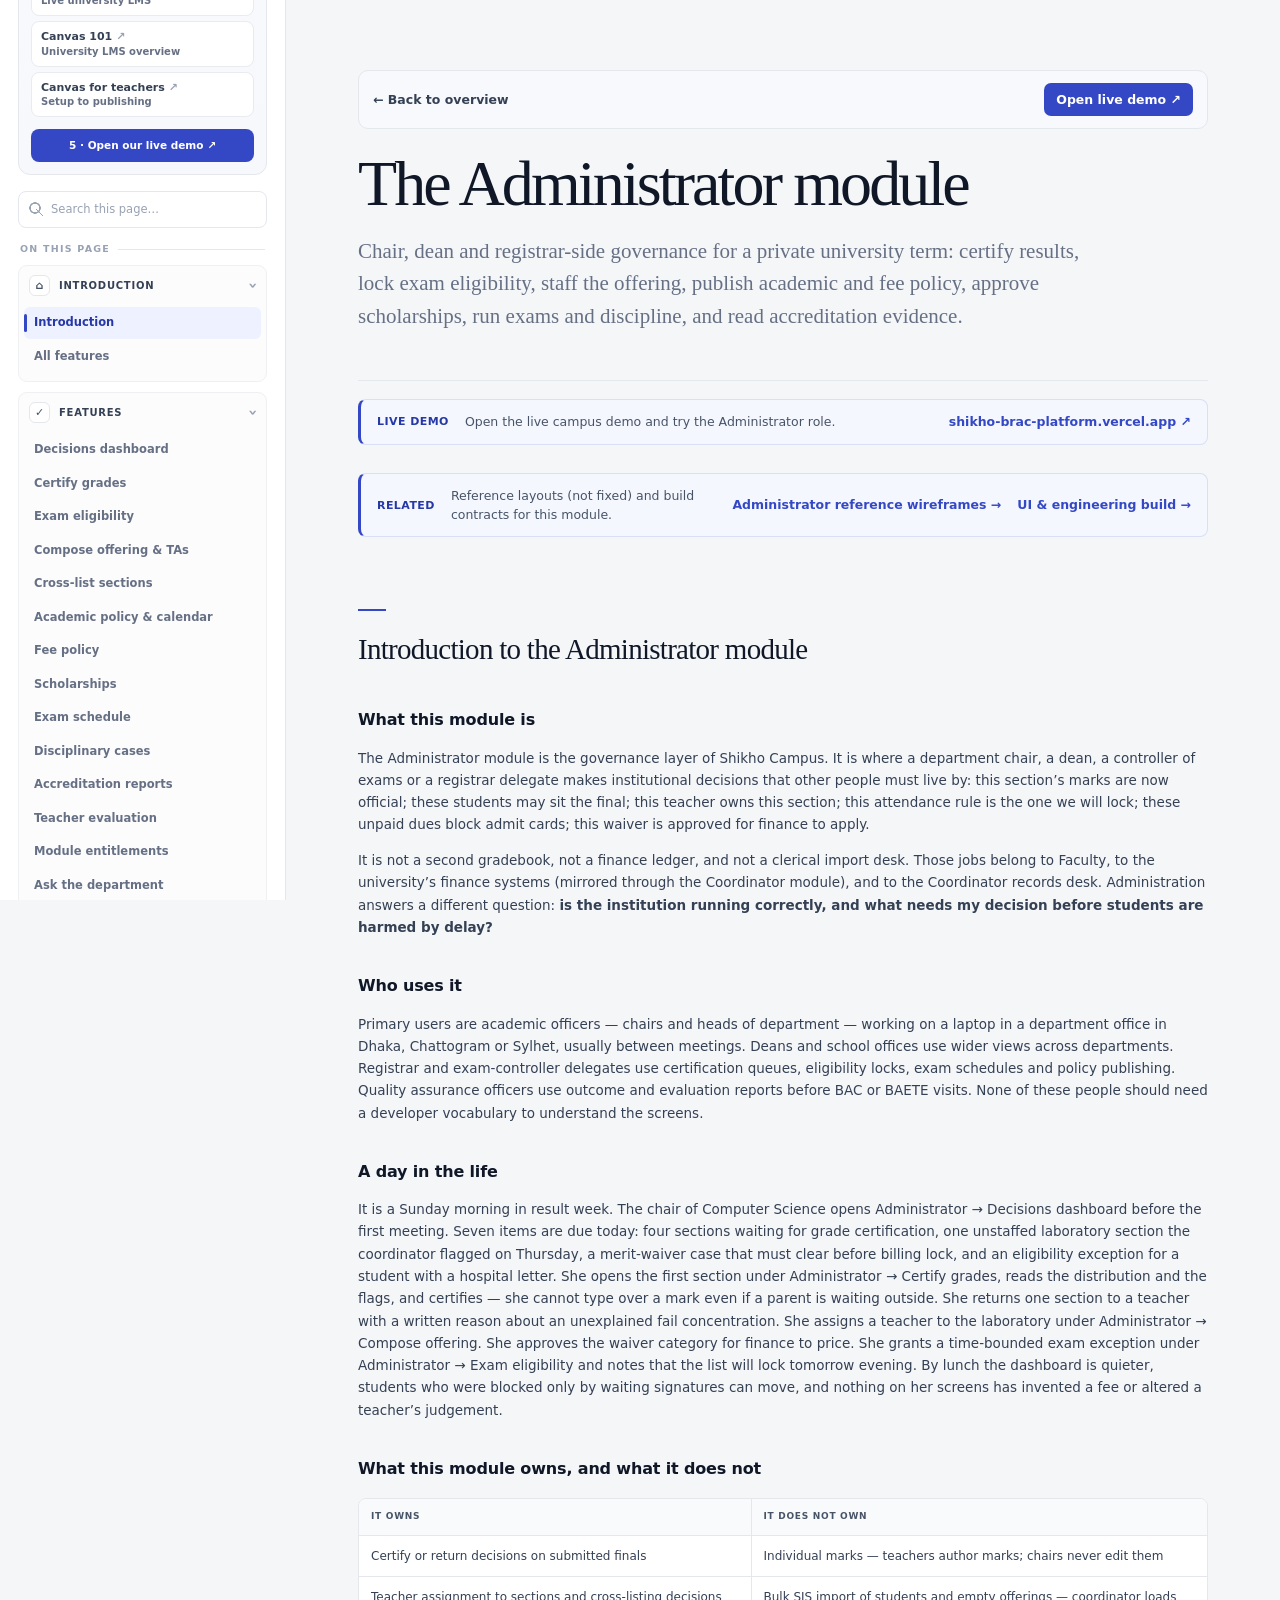
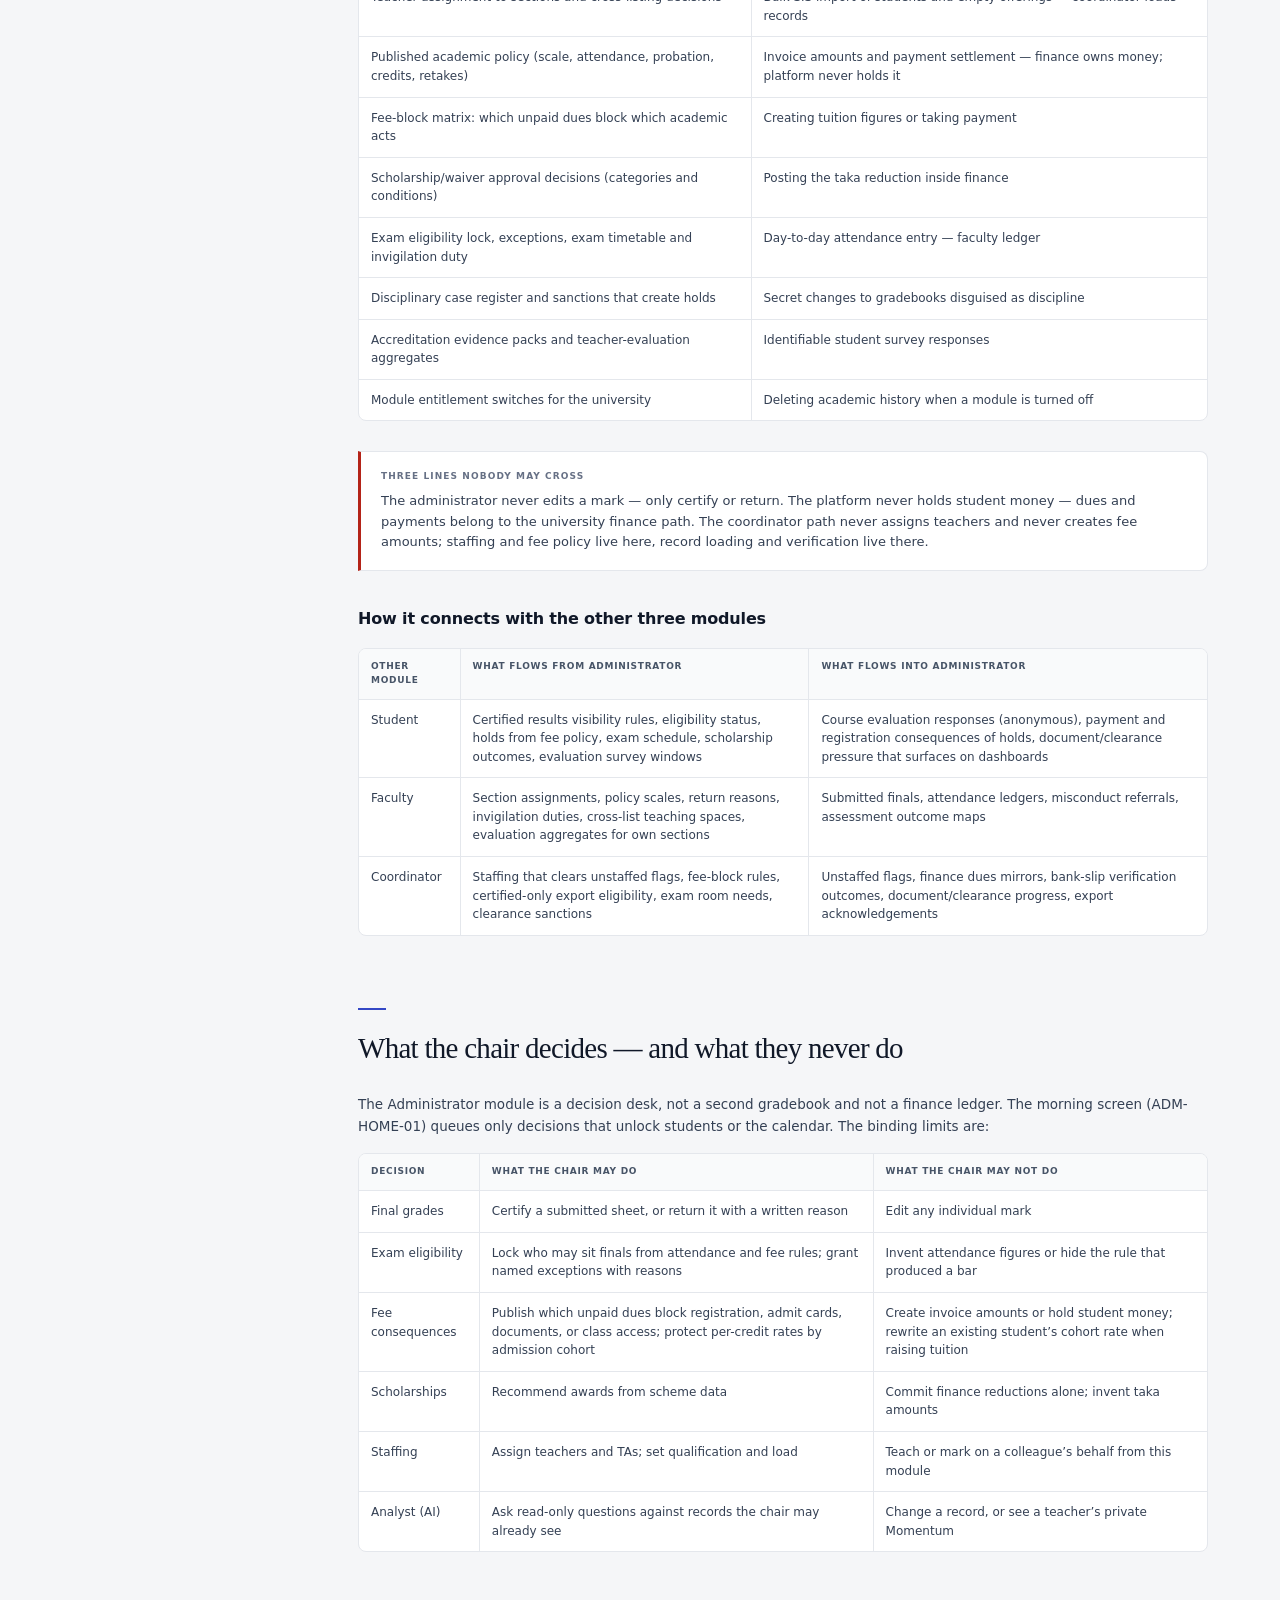
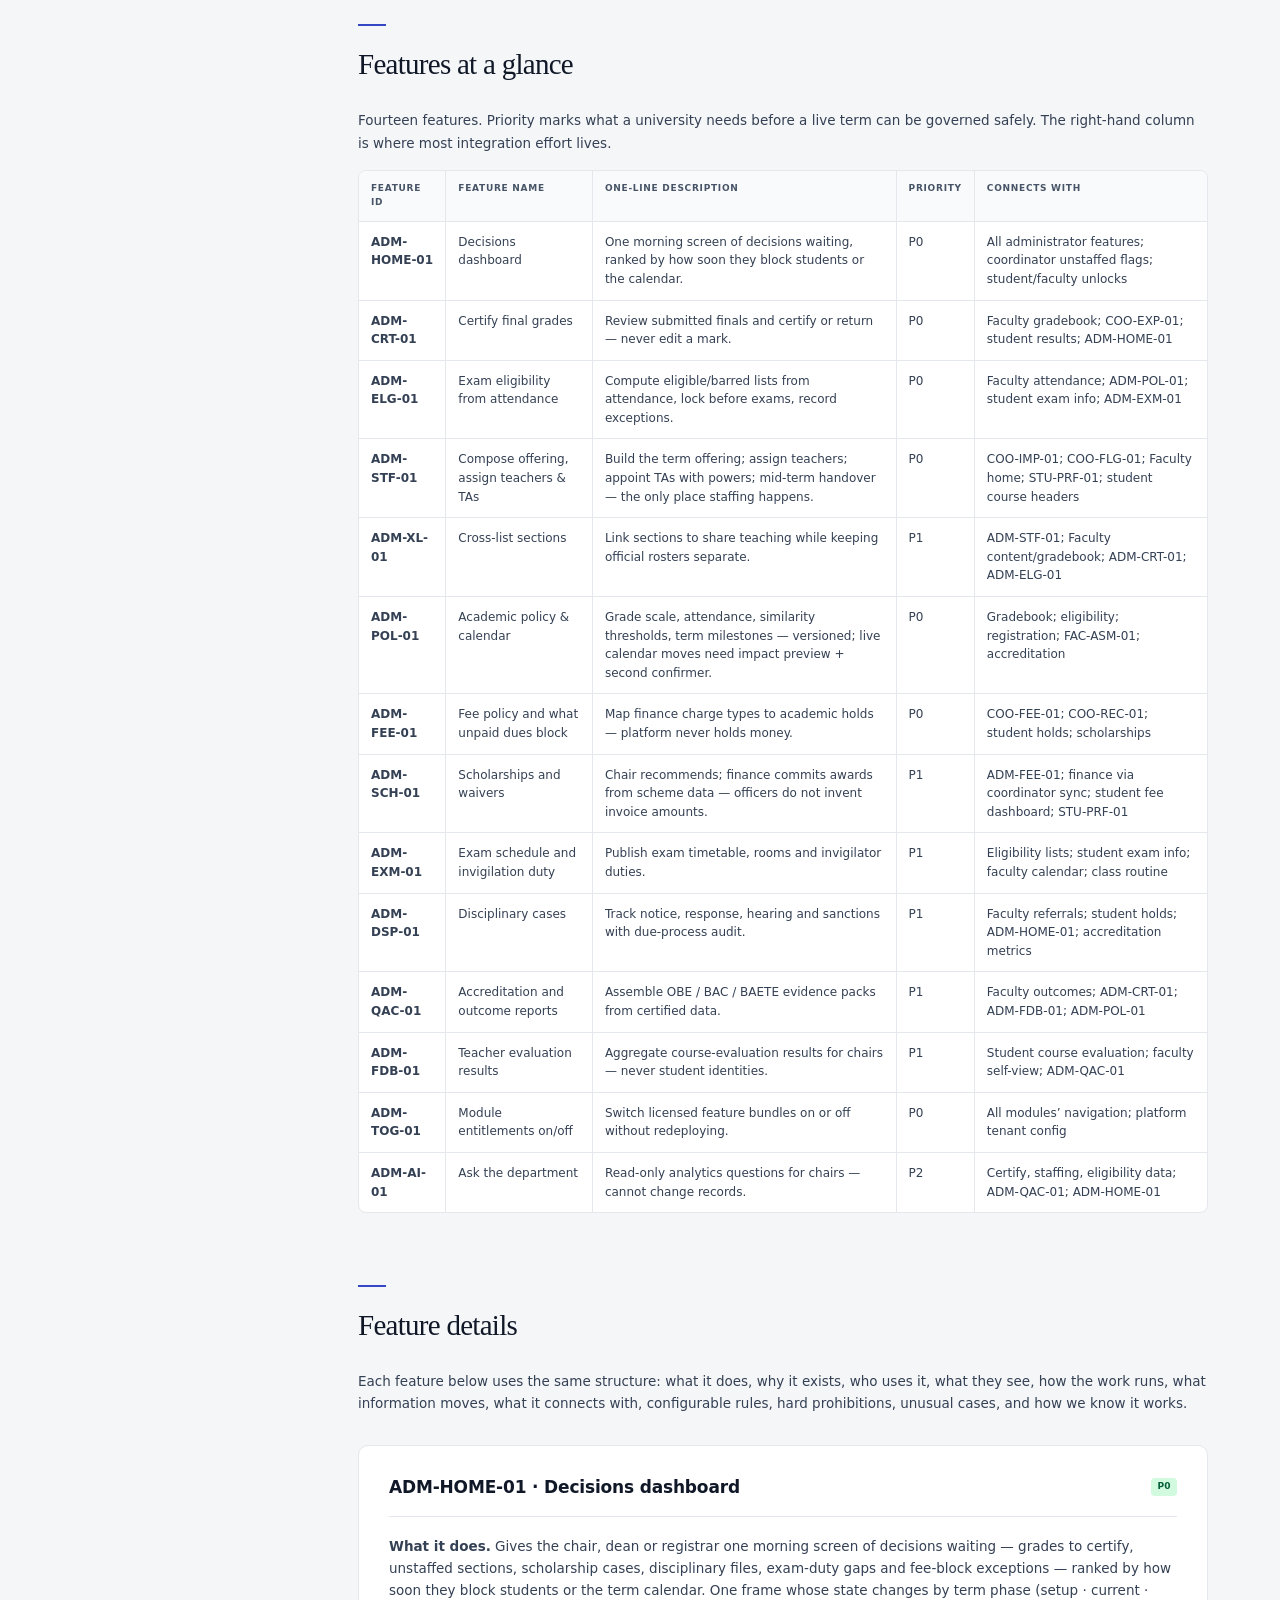
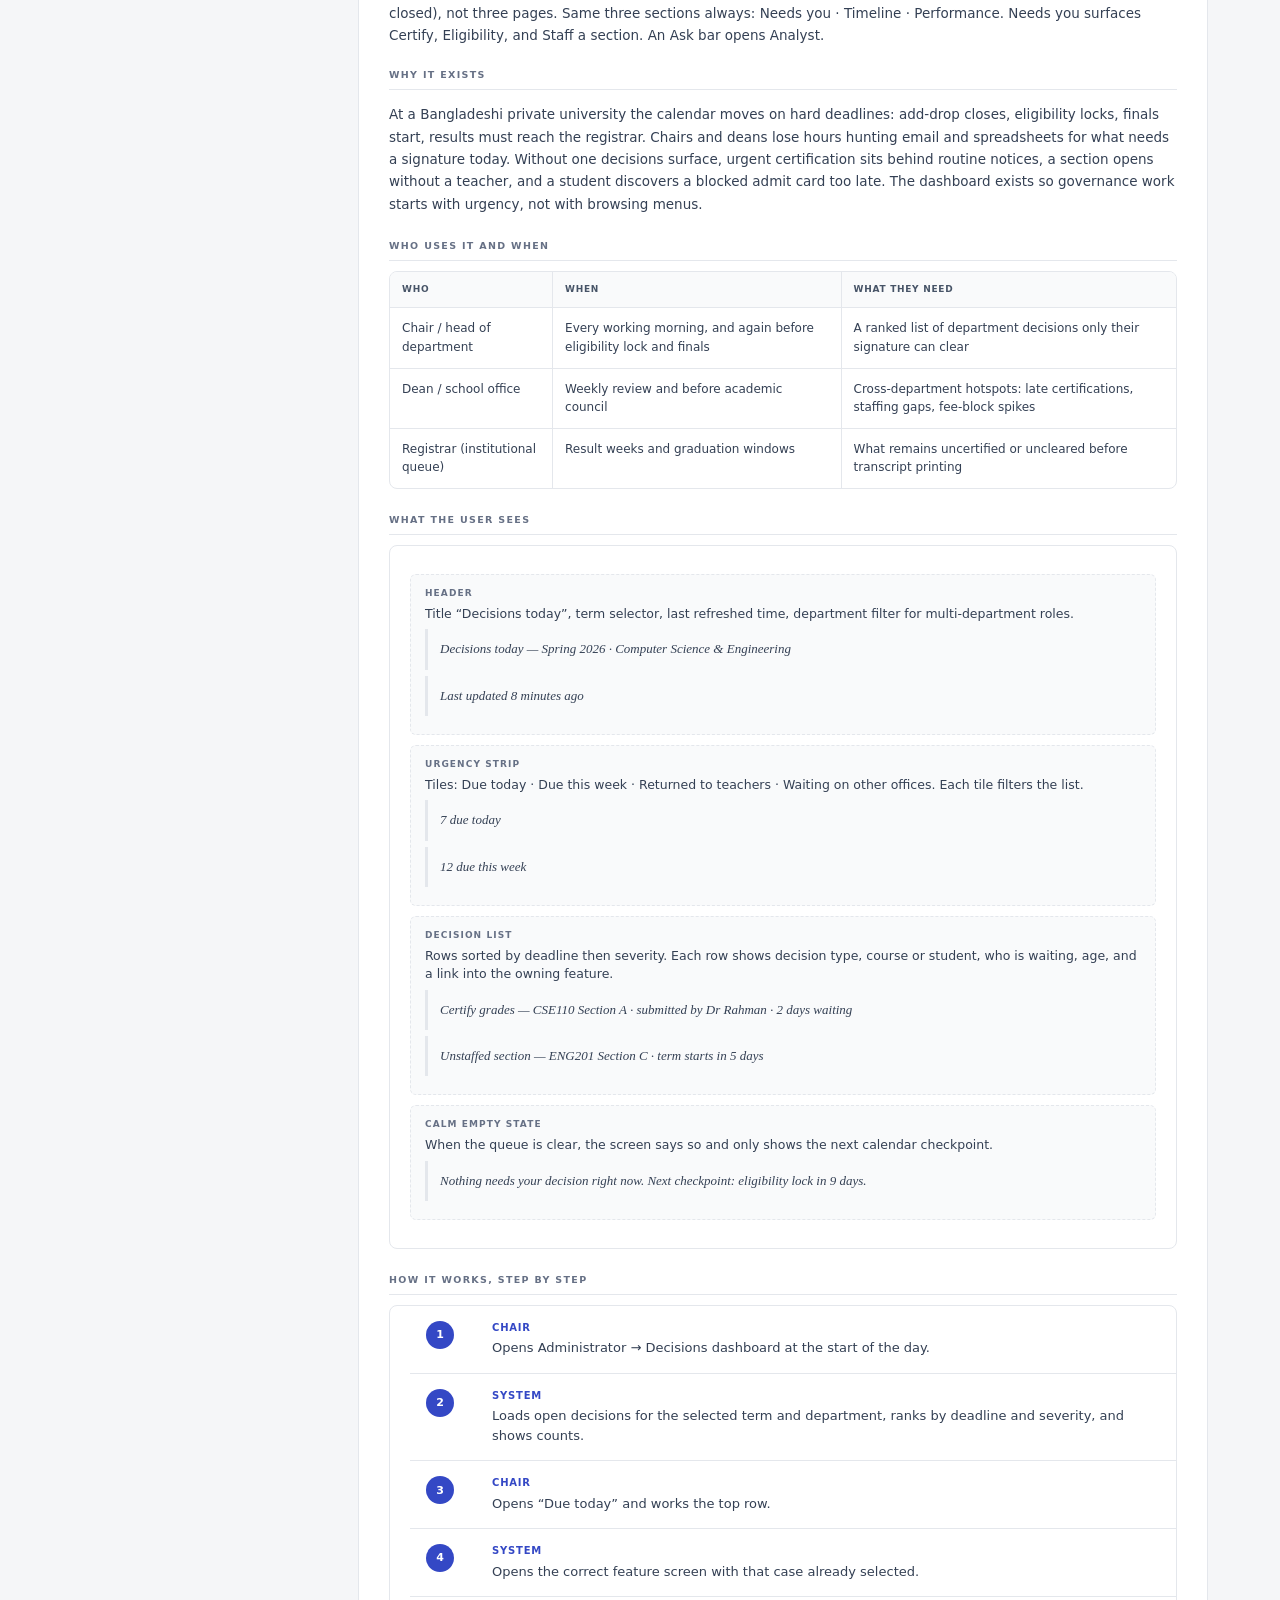
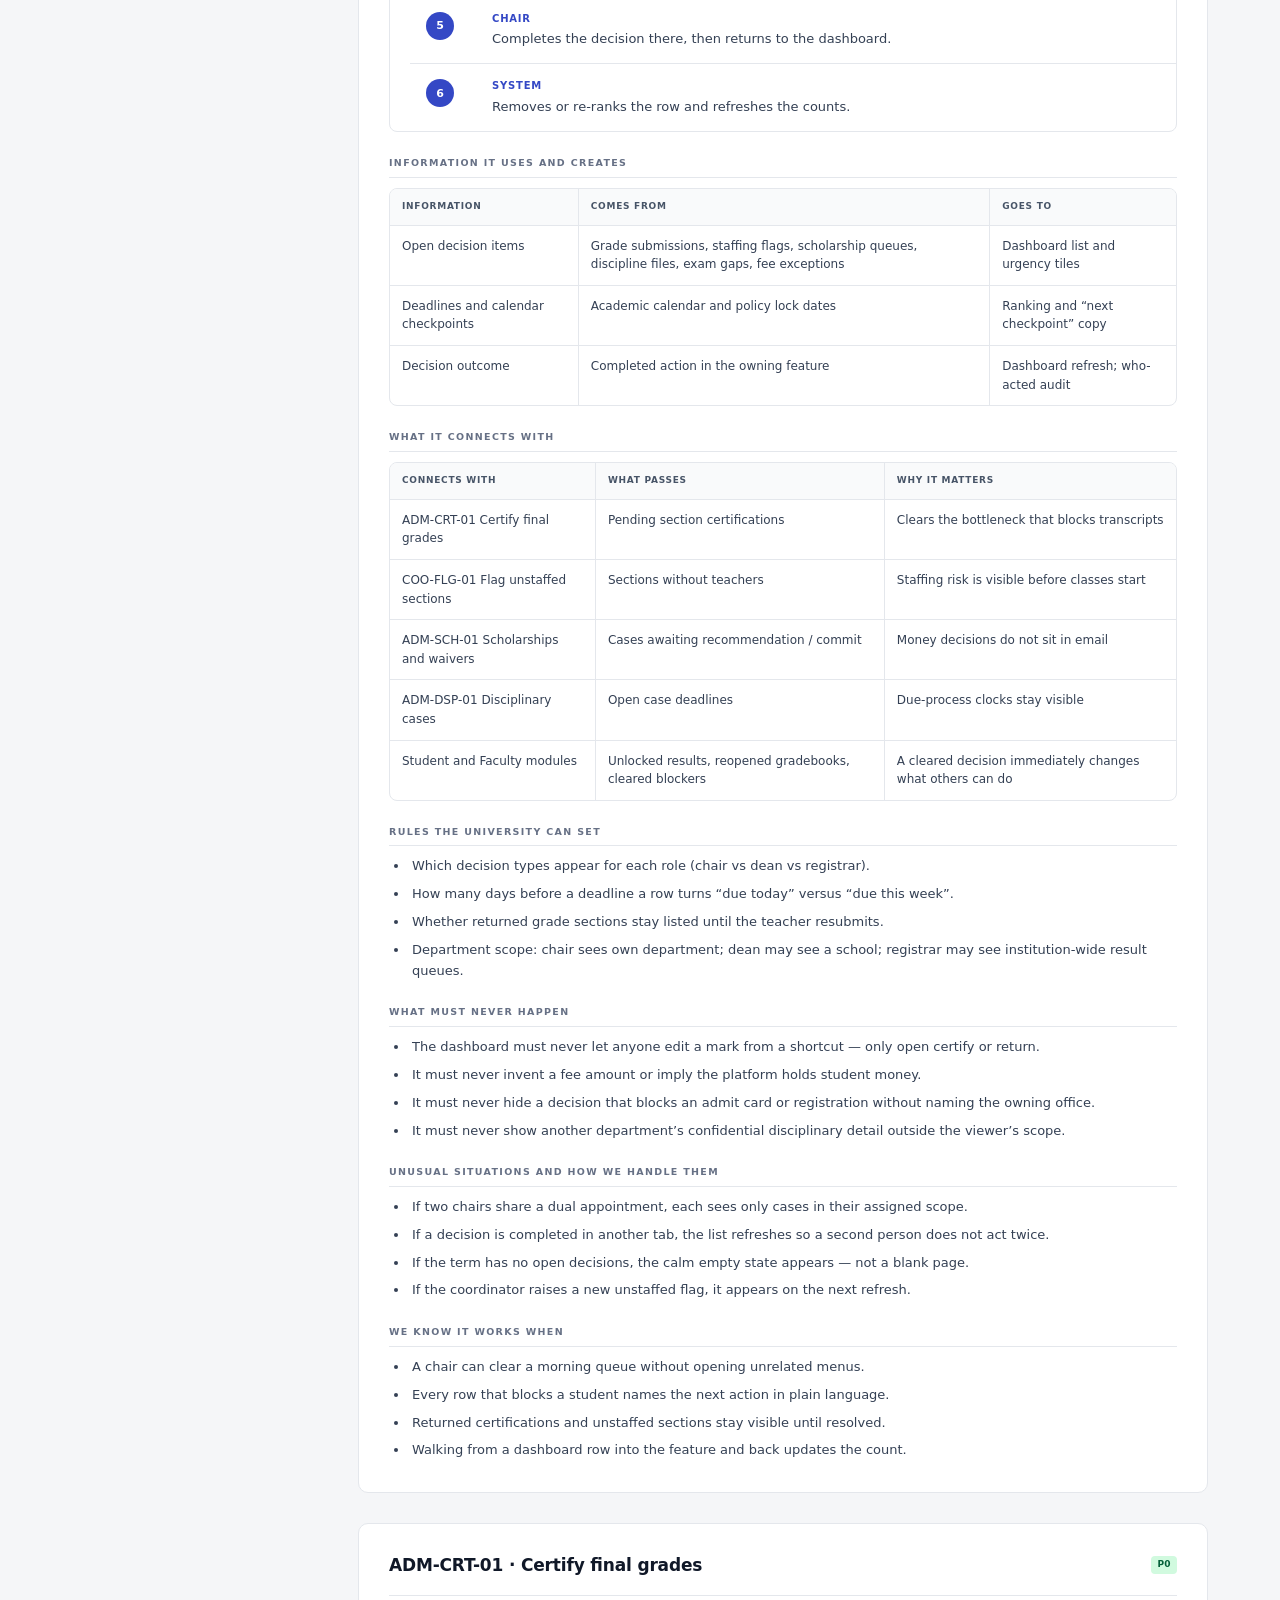
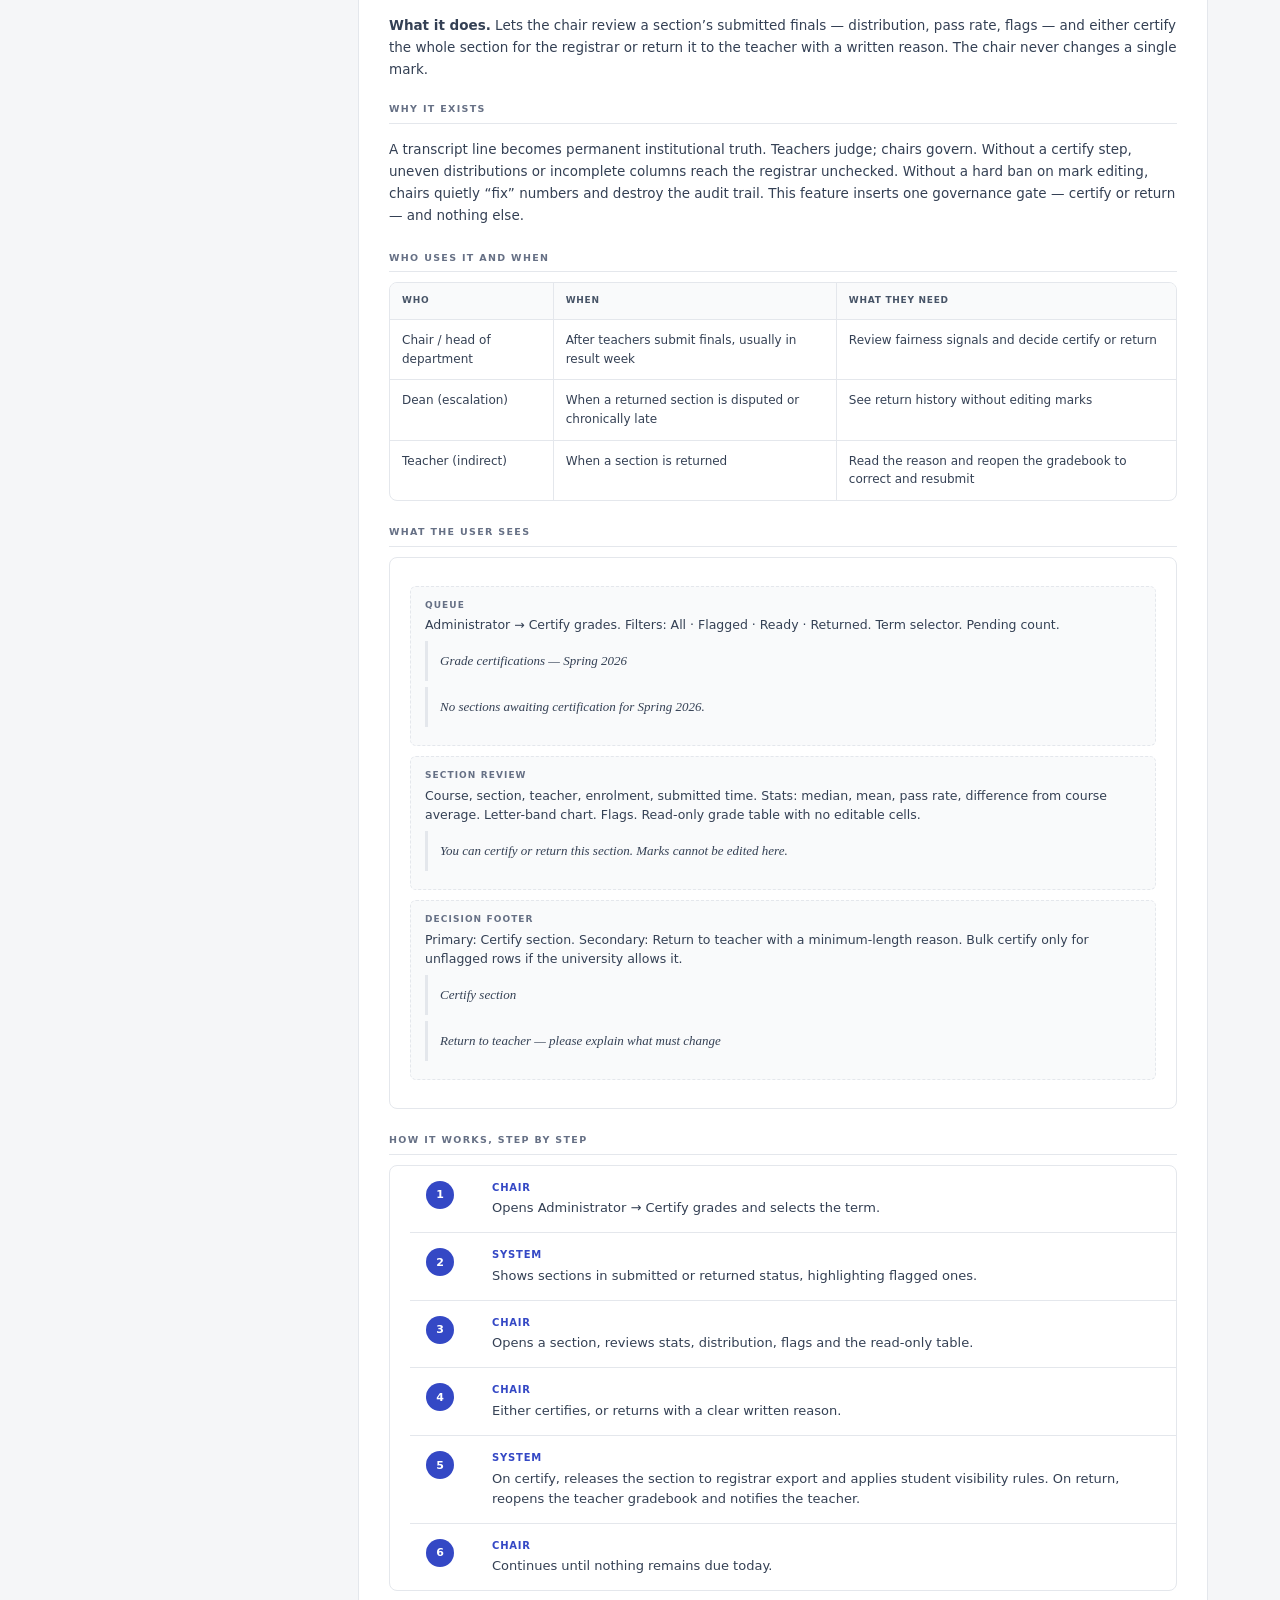
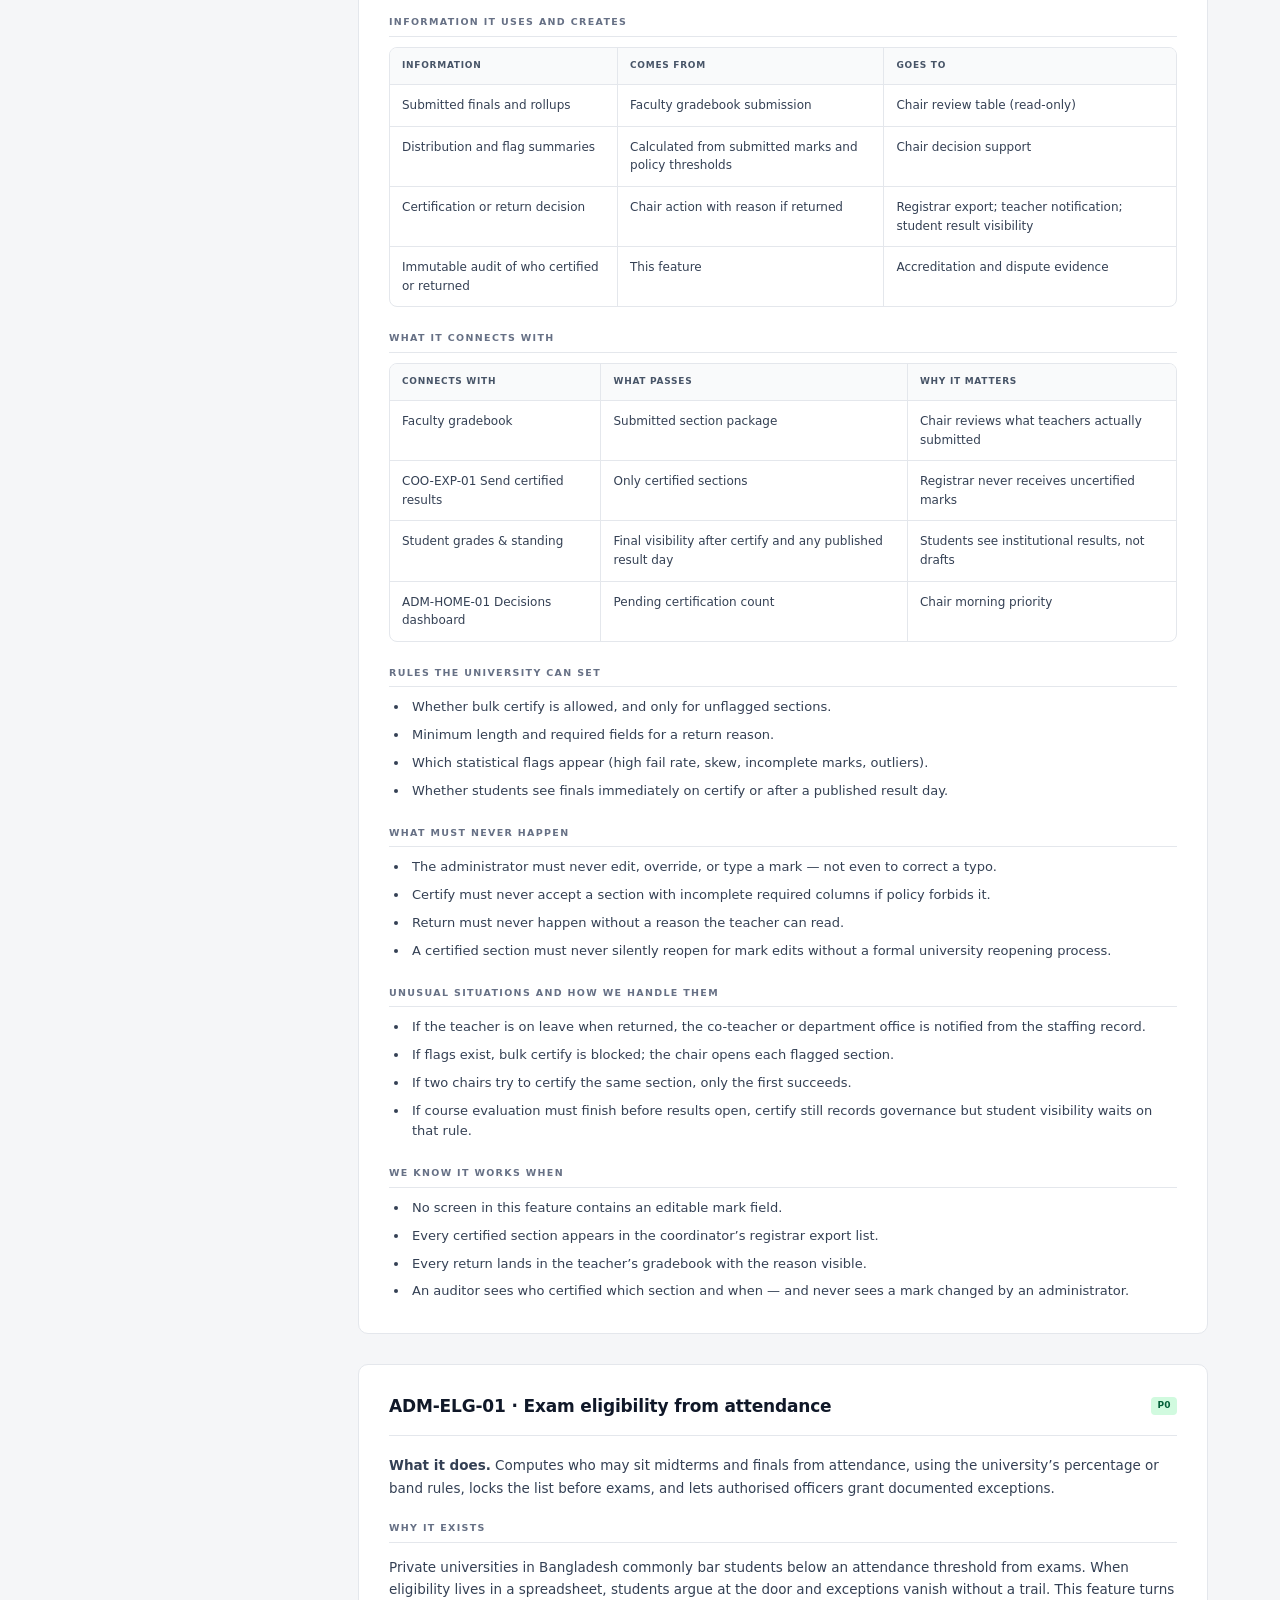
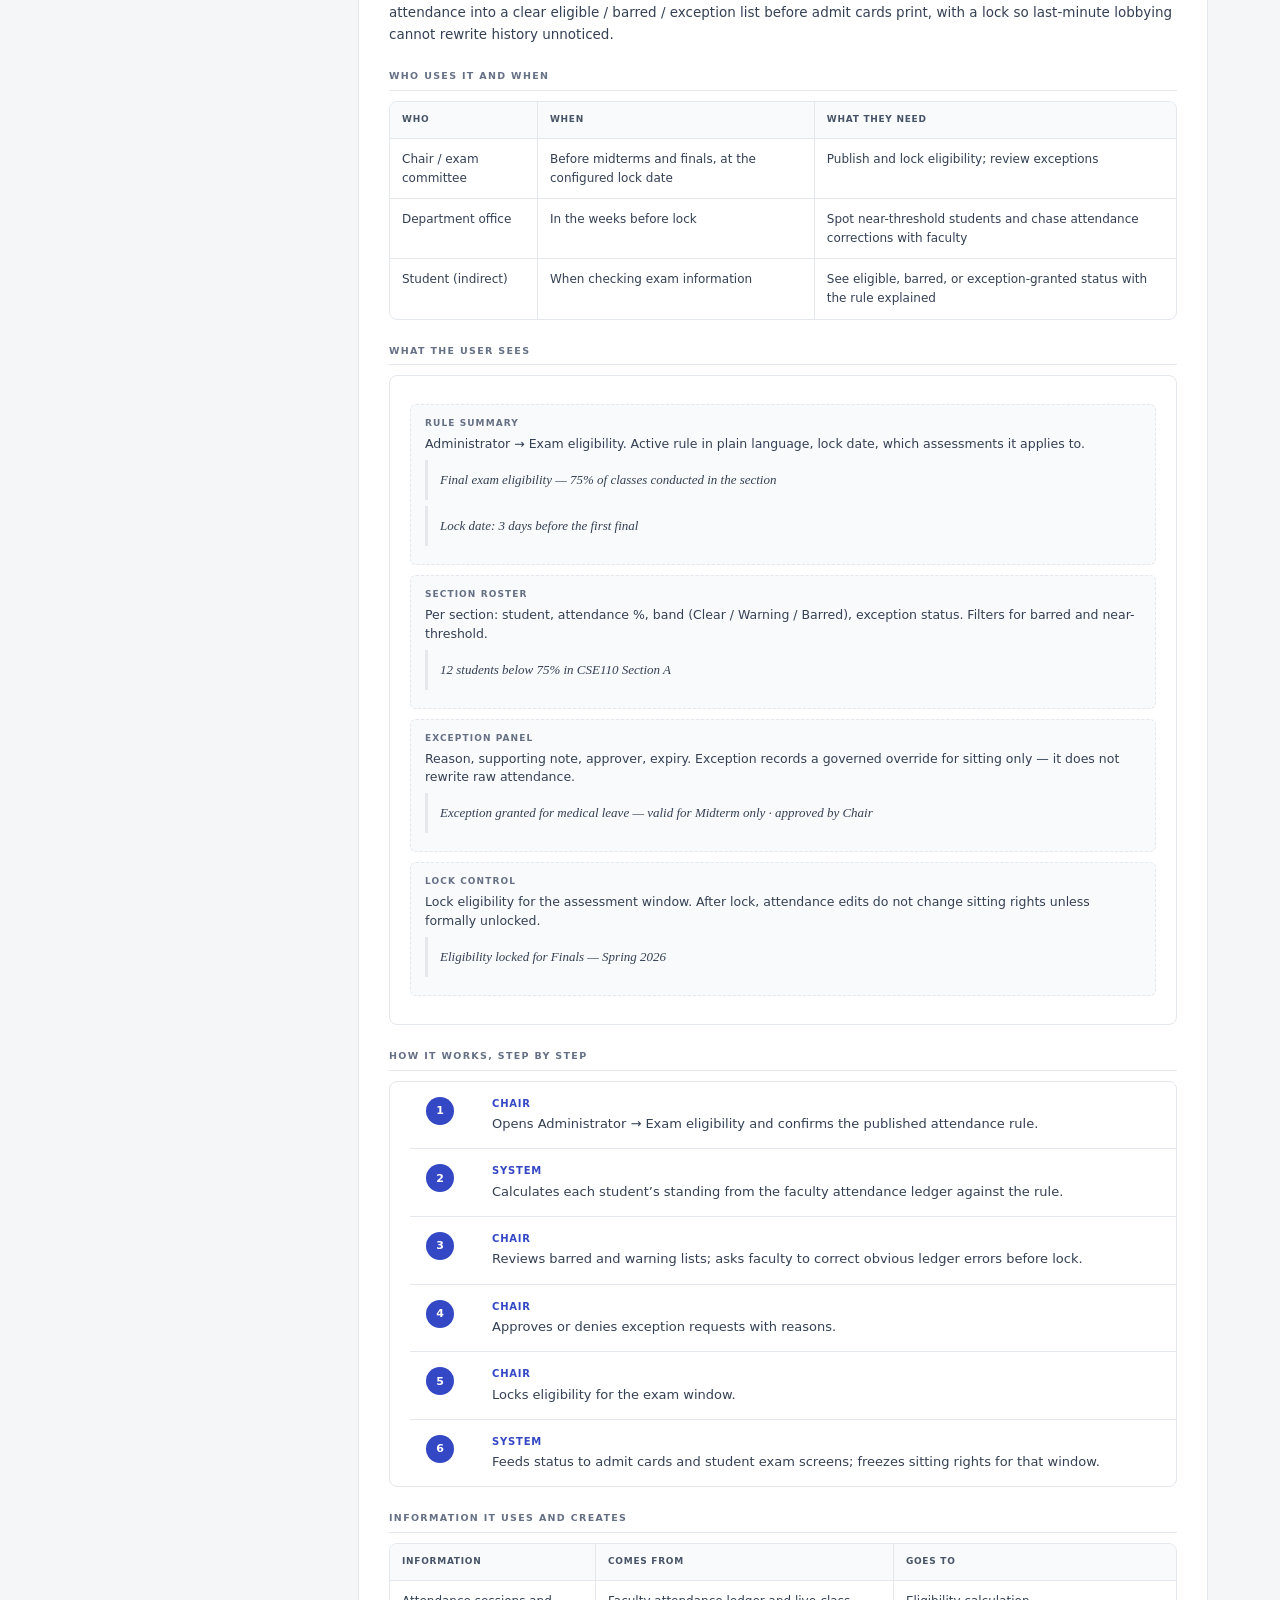
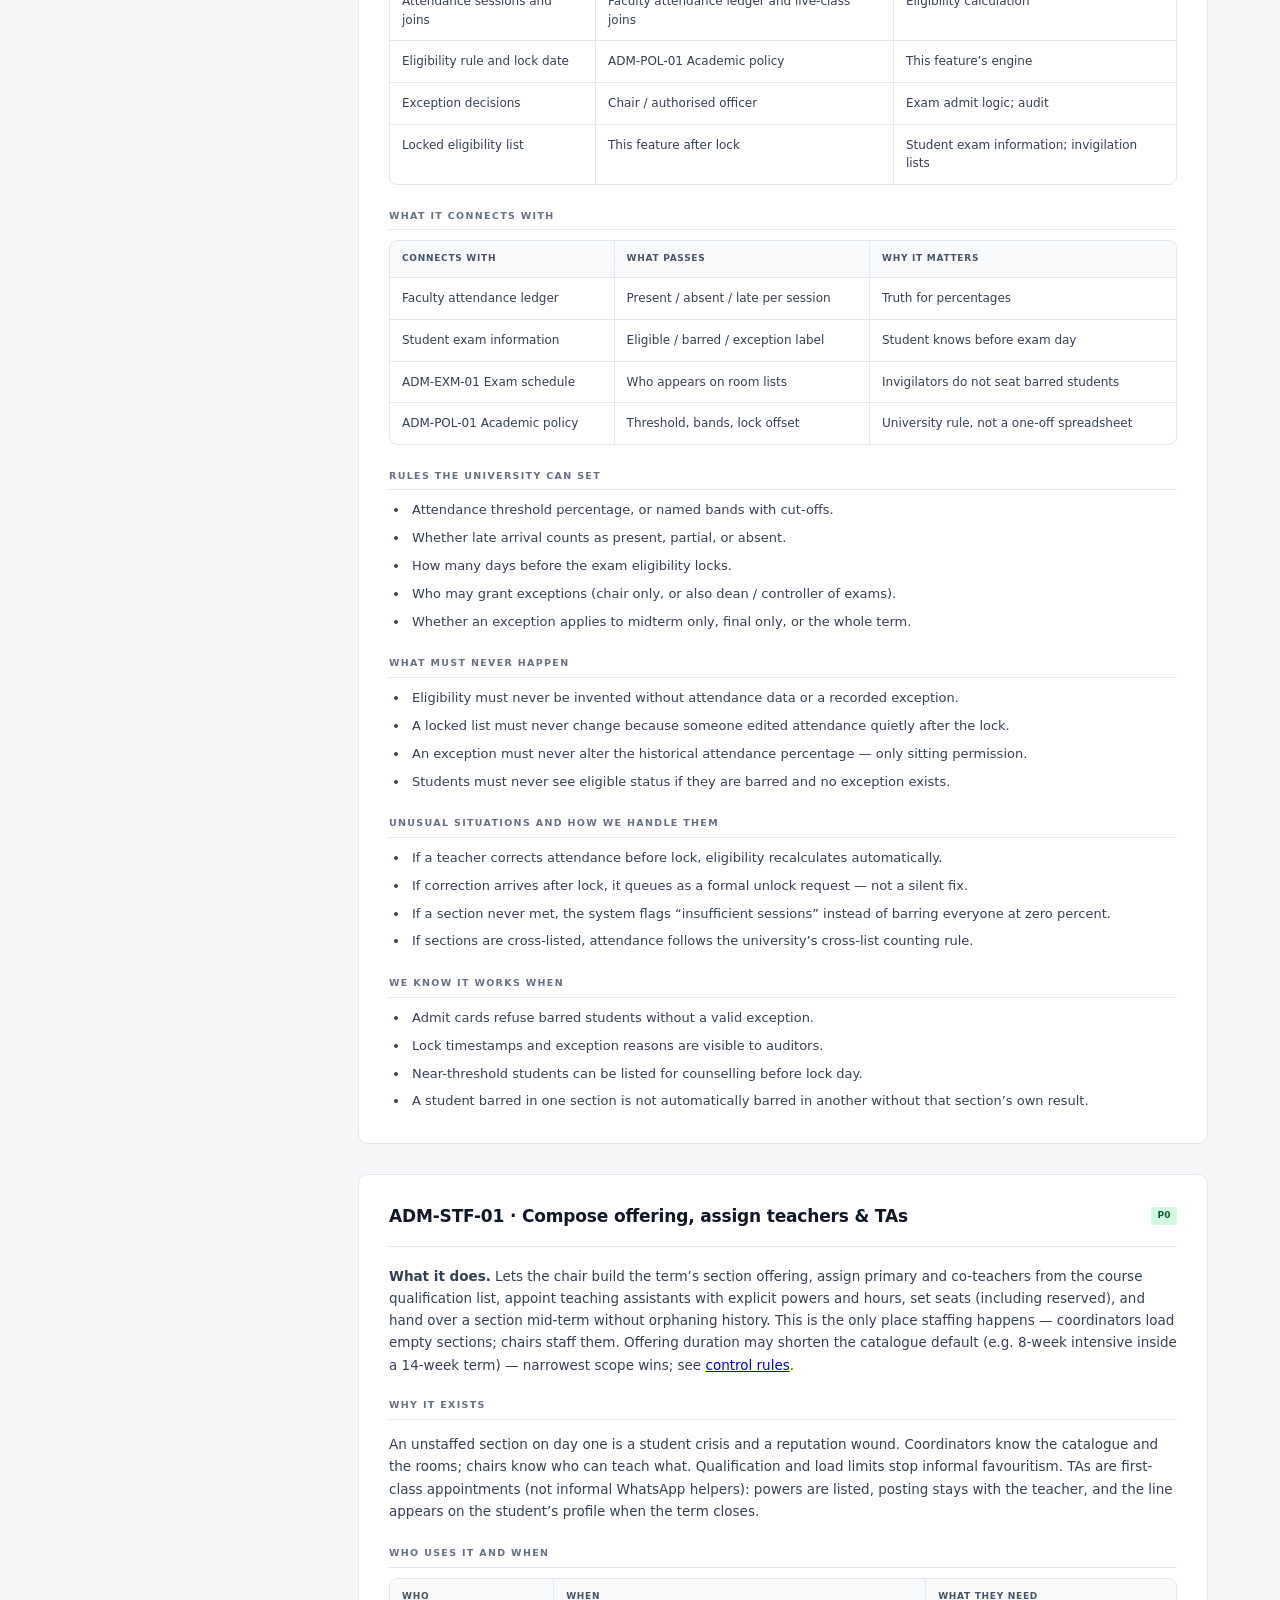
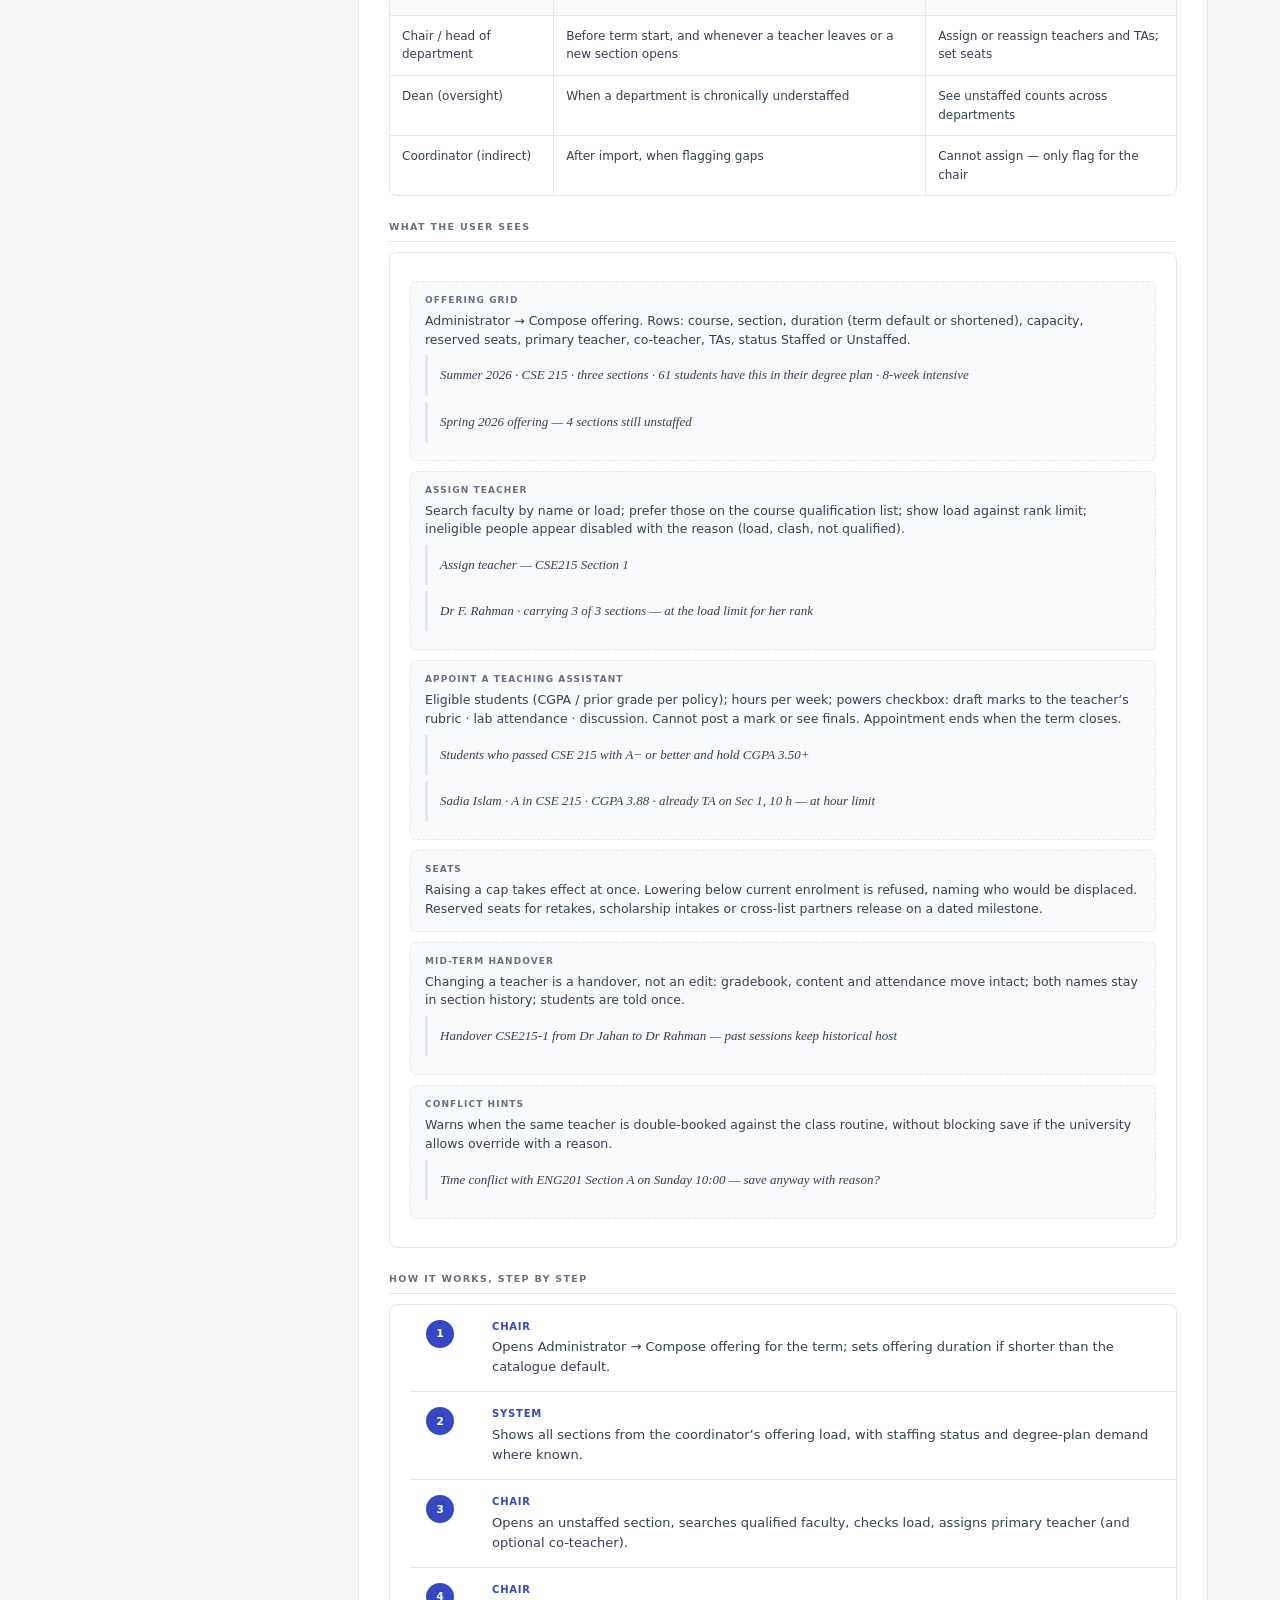
<file: prd-local/admin.html>
<!DOCTYPE html>
<html lang="en">
<head>
<meta charset="utf-8"/>
<meta name="viewport" content="width=device-width, initial-scale=1"/>
<title>Administrator module — Shikho Campus PRD</title>
<link rel="stylesheet" href="./pro.css?v=24"/>
<link rel="stylesheet" href="./spec.css?v=24"/>
<link rel="stylesheet" href="./dev.css?v=24"/>
<script src="./nav.js?v=24" defer></script>
</head>
<body>
<div class="layout">

<nav>
  <div class="brand">Shikho Campus</div>
  <div class="sub">Administrator module</div>

  <div class="g">On this page</div>
  <a href="#introduction">Introduction</a>
  <a href="#features">All features</a>


  <div class="g">Features</div>
  <a href="#ADM-HOME-01">Decisions dashboard</a>
  <a href="#ADM-CRT-01">Certify grades</a>
  <a href="#ADM-ELG-01">Exam eligibility</a>
  <a href="#ADM-STF-01">Compose offering &amp; TAs</a>
  <a href="#ADM-XL-01">Cross-list sections</a>
  <a href="#ADM-POL-01">Academic policy &amp; calendar</a>
  <a href="#ADM-FEE-01">Fee policy</a>
  <a href="#ADM-SCH-01">Scholarships</a>
  <a href="#ADM-EXM-01">Exam schedule</a>
  <a href="#ADM-DSP-01">Disciplinary cases</a>
  <a href="#ADM-QAC-01">Accreditation reports</a>
  <a href="#ADM-FDB-01">Teacher evaluation</a>
  <a href="#ADM-TOG-01">Module entitlements</a>
  <a href="#ADM-AI-01">Ask the department</a>

  <div class="g">Go to</div>
  <a href="./ai.html">Shikho Campus AI</a>
  <a href="./university-activities.html">All university activities</a>
  <a href="./platform.html">How parts connect</a>
  <a href="./index.html">Overview</a>
  <a href="https://shikho-brac-platform.vercel.app/">Live demo</a>
  <a href="./student.html">Student</a>
  <a href="./faculty.html">Faculty</a>
  <a href="./coordinator.html">Coordinator</a>
  <a href="./platform.html">Platform &amp; loops</a>
</nav>

<main>
<div class="page-bar">
  <a class="page-bar-back" href="./index.html">← Back to overview</a>
  <a class="page-bar-demo" href="https://shikho-brac-platform.vercel.app/" target="_blank" rel="noopener">Open live demo ↗</a>
</div>


<header>
  <h1>The Administrator module</h1>
  <p class="lede">Chair, dean and registrar-side governance for a private university term: certify results, lock exam eligibility, staff the offering, publish academic and fee policy, approve scholarships, run exams and discipline, and read accreditation evidence.</p>
</header>
<aside class="demo-strip">
  <strong>Live demo</strong>
  <span>Open the live campus demo and try the Administrator role.</span>
  <a href="https://shikho-brac-platform.vercel.app/" target="_blank" rel="noopener">shikho-brac-platform.vercel.app ↗</a>
</aside>
<aside class="demo-strip">
  <strong>Related</strong>
  <span>Reference layouts (not fixed) and build contracts for this module.</span>
  <a href="./wireframes.html#wf-admin">Administrator reference wireframes →</a>
  <a href="./build.html">UI &amp; engineering build →</a>
</aside>


<section id="introduction">
<h2>Introduction to the Administrator module</h2>

<h3>What this module is</h3>
<p>The Administrator module is the governance layer of Shikho Campus. It is where a department chair, a dean, a controller of exams or a registrar delegate makes institutional decisions that other people must live by: this section’s marks are now official; these students may sit the final; this teacher owns this section; this attendance rule is the one we will lock; these unpaid dues block admit cards; this waiver is approved for finance to apply.</p>
<p>It is not a second gradebook, not a finance ledger, and not a clerical import desk. Those jobs belong to Faculty, to the university’s finance systems (mirrored through the Coordinator module), and to the Coordinator records desk. Administration answers a different question: <strong>is the institution running correctly, and what needs my decision before students are harmed by delay?</strong></p>

<h3>Who uses it</h3>
<p>Primary users are academic officers — chairs and heads of department — working on a laptop in a department office in Dhaka, Chattogram or Sylhet, usually between meetings. Deans and school offices use wider views across departments. Registrar and exam-controller delegates use certification queues, eligibility locks, exam schedules and policy publishing. Quality assurance officers use outcome and evaluation reports before BAC or BAETE visits. None of these people should need a developer vocabulary to understand the screens.</p>

<h3>A day in the life</h3>
<p>It is a Sunday morning in result week. The chair of Computer Science opens Administrator → Decisions dashboard before the first meeting. Seven items are due today: four sections waiting for grade certification, one unstaffed laboratory section the coordinator flagged on Thursday, a merit-waiver case that must clear before billing lock, and an eligibility exception for a student with a hospital letter. She opens the first section under Administrator → Certify grades, reads the distribution and the flags, and certifies — she cannot type over a mark even if a parent is waiting outside. She returns one section to a teacher with a written reason about an unexplained fail concentration. She assigns a teacher to the laboratory under Administrator → Compose offering. She approves the waiver category for finance to price. She grants a time-bounded exam exception under Administrator → Exam eligibility and notes that the list will lock tomorrow evening. By lunch the dashboard is quieter, students who were blocked only by waiting signatures can move, and nothing on her screens has invented a fee or altered a teacher’s judgement.</p>

<h3>What this module owns, and what it does not</h3>
  <table>
    <tr><th>It owns</th><th>It does not own</th></tr>
    <tr><td>Certify or return decisions on submitted finals</td><td>Individual marks — teachers author marks; chairs never edit them</td></tr>
    <tr><td>Teacher assignment to sections and cross-listing decisions</td><td>Bulk SIS import of students and empty offerings — coordinator loads records</td></tr>
    <tr><td>Published academic policy (scale, attendance, probation, credits, retakes)</td><td>Invoice amounts and payment settlement — finance owns money; platform never holds it</td></tr>
    <tr><td>Fee-block matrix: which unpaid dues block which academic acts</td><td>Creating tuition figures or taking payment</td></tr>
    <tr><td>Scholarship/waiver approval decisions (categories and conditions)</td><td>Posting the taka reduction inside finance</td></tr>
    <tr><td>Exam eligibility lock, exceptions, exam timetable and invigilation duty</td><td>Day-to-day attendance entry — faculty ledger</td></tr>
    <tr><td>Disciplinary case register and sanctions that create holds</td><td>Secret changes to gradebooks disguised as discipline</td></tr>
    <tr><td>Accreditation evidence packs and teacher-evaluation aggregates</td><td>Identifiable student survey responses</td></tr>
    <tr><td>Module entitlement switches for the university</td><td>Deleting academic history when a module is turned off</td></tr>
  </table>

<div class="callout danger">
  <b>Three lines nobody may cross</b>
  The administrator never edits a mark — only certify or return. The platform never holds student money — dues and payments belong to the university finance path. The coordinator path never assigns teachers and never creates fee amounts; staffing and fee policy live here, record loading and verification live there.
</div>

<h3>How it connects with the other three modules</h3>
  <table>
    <tr><th>Other module</th><th>What flows from Administrator</th><th>What flows into Administrator</th></tr>
    <tr><td>Student</td><td>Certified results visibility rules, eligibility status, holds from fee policy, exam schedule, scholarship outcomes, evaluation survey windows</td><td>Course evaluation responses (anonymous), payment and registration consequences of holds, document/clearance pressure that surfaces on dashboards</td></tr>
    <tr><td>Faculty</td><td>Section assignments, policy scales, return reasons, invigilation duties, cross-list teaching spaces, evaluation aggregates for own sections</td><td>Submitted finals, attendance ledgers, misconduct referrals, assessment outcome maps</td></tr>
    <tr><td>Coordinator</td><td>Staffing that clears unstaffed flags, fee-block rules, certified-only export eligibility, exam room needs, clearance sanctions</td><td>Unstaffed flags, finance dues mirrors, bank-slip verification outcomes, document/clearance progress, export acknowledgements</td></tr>
  </table>
</section>

<section id="admin-flow">
  <h2>What the chair decides — and what they never do</h2>
  <p>The Administrator module is a decision desk, not a second gradebook and not a finance ledger. The morning screen (ADM-HOME-01) queues only decisions that unlock students or the calendar. The binding limits are:</p>
  <table>
    <tr><th>Decision</th><th>What the chair may do</th><th>What the chair may not do</th></tr>
    <tr><td>Final grades</td><td>Certify a submitted sheet, or return it with a written reason</td><td>Edit any individual mark</td></tr>
    <tr><td>Exam eligibility</td><td>Lock who may sit finals from attendance and fee rules; grant named exceptions with reasons</td><td>Invent attendance figures or hide the rule that produced a bar</td></tr>
    <tr><td>Fee consequences</td><td>Publish which unpaid dues block registration, admit cards, documents, or class access; protect per-credit rates by admission cohort</td><td>Create invoice amounts or hold student money; rewrite an existing student’s cohort rate when raising tuition</td></tr>
    <tr><td>Scholarships</td><td>Recommend awards from scheme data</td><td>Commit finance reductions alone; invent taka amounts</td></tr>
    <tr><td>Staffing</td><td>Assign teachers and TAs; set qualification and load</td><td>Teach or mark on a colleague’s behalf from this module</td></tr>
    <tr><td>Analyst (AI)</td><td>Ask read-only questions against records the chair may already see</td><td>Change a record, or see a teacher’s private Momentum</td></tr>
  </table>
  </section>


<section id="features">
<h2>Features at a glance</h2>
<p>Fourteen features. Priority marks what a university needs before a live term can be governed safely. The right-hand column is where most integration effort lives.</p>
  <table>
    <tr><th>Feature ID</th><th>Feature name</th><th>One-line description</th><th>Priority</th><th>Connects with</th></tr>
    <tr><td><strong>ADM-HOME-01</strong></td><td>Decisions dashboard</td><td>One morning screen of decisions waiting, ranked by how soon they block students or the calendar.</td><td>P0</td><td>All administrator features; coordinator unstaffed flags; student/faculty unlocks</td></tr>
    <tr><td><strong>ADM-CRT-01</strong></td><td>Certify final grades</td><td>Review submitted finals and certify or return — never edit a mark.</td><td>P0</td><td>Faculty gradebook; COO-EXP-01; student results; ADM-HOME-01</td></tr>
    <tr><td><strong>ADM-ELG-01</strong></td><td>Exam eligibility from attendance</td><td>Compute eligible/barred lists from attendance, lock before exams, record exceptions.</td><td>P0</td><td>Faculty attendance; ADM-POL-01; student exam info; ADM-EXM-01</td></tr>
    <tr><td><strong>ADM-STF-01</strong></td><td>Compose offering, assign teachers &amp; TAs</td><td>Build the term offering; assign teachers; appoint TAs with powers; mid-term handover — the only place staffing happens.</td><td>P0</td><td>COO-IMP-01; COO-FLG-01; Faculty home; STU-PRF-01; student course headers</td></tr>
    <tr><td><strong>ADM-XL-01</strong></td><td>Cross-list sections</td><td>Link sections to share teaching while keeping official rosters separate.</td><td>P1</td><td>ADM-STF-01; Faculty content/gradebook; ADM-CRT-01; ADM-ELG-01</td></tr>
    <tr><td><strong>ADM-POL-01</strong></td><td>Academic policy &amp; calendar</td><td>Grade scale, attendance, similarity thresholds, term milestones — versioned; live calendar moves need impact preview + second confirmer.</td><td>P0</td><td>Gradebook; eligibility; registration; FAC-ASM-01; accreditation</td></tr>
    <tr><td><strong>ADM-FEE-01</strong></td><td>Fee policy and what unpaid dues block</td><td>Map finance charge types to academic holds — platform never holds money.</td><td>P0</td><td>COO-FEE-01; COO-REC-01; student holds; scholarships</td></tr>
    <tr><td><strong>ADM-SCH-01</strong></td><td>Scholarships and waivers</td><td>Chair recommends; finance commits awards from scheme data — officers do not invent invoice amounts.</td><td>P1</td><td>ADM-FEE-01; finance via coordinator sync; student fee dashboard; STU-PRF-01</td></tr>
    <tr><td><strong>ADM-EXM-01</strong></td><td>Exam schedule and invigilation duty</td><td>Publish exam timetable, rooms and invigilator duties.</td><td>P1</td><td>Eligibility lists; student exam info; faculty calendar; class routine</td></tr>
    <tr><td><strong>ADM-DSP-01</strong></td><td>Disciplinary cases</td><td>Track notice, response, hearing and sanctions with due-process audit.</td><td>P1</td><td>Faculty referrals; student holds; ADM-HOME-01; accreditation metrics</td></tr>
    <tr><td><strong>ADM-QAC-01</strong></td><td>Accreditation and outcome reports</td><td>Assemble OBE / BAC / BAETE evidence packs from certified data.</td><td>P1</td><td>Faculty outcomes; ADM-CRT-01; ADM-FDB-01; ADM-POL-01</td></tr>
    <tr><td><strong>ADM-FDB-01</strong></td><td>Teacher evaluation results</td><td>Aggregate course-evaluation results for chairs — never student identities.</td><td>P1</td><td>Student course evaluation; faculty self-view; ADM-QAC-01</td></tr>
    <tr><td><strong>ADM-TOG-01</strong></td><td>Module entitlements on/off</td><td>Switch licensed feature bundles on or off without redeploying.</td><td>P0</td><td>All modules’ navigation; platform tenant config</td></tr>
    <tr><td><strong>ADM-AI-01</strong></td><td>Ask the department</td><td>Read-only analytics questions for chairs — cannot change records.</td><td>P2</td><td>Certify, staffing, eligibility data; ADM-QAC-01; ADM-HOME-01</td></tr>
  </table>
</section>

<h2 id="feature-details">Feature details</h2>
<p>Each feature below uses the same structure: what it does, why it exists, who uses it, what they see, how the work runs, what information moves, what it connects with, configurable rules, hard prohibitions, unusual cases, and how we know it works.</p>

<article class="spec" id="ADM-HOME-01">
  <div class="spec-head"><h3>ADM-HOME-01 · Decisions dashboard</h3><span class="tag p0">P0</span></div>
  <p class="intent"><strong>What it does.</strong> Gives the chair, dean or registrar one morning screen of decisions waiting — grades to certify, unstaffed sections, scholarship cases, disciplinary files, exam-duty gaps and fee-block exceptions — ranked by how soon they block students or the term calendar. One frame whose state changes by term phase (setup · current · closed), not three pages. Same three sections always: Needs you · Timeline · Performance. Needs you surfaces Certify, Eligibility, and Staff a section. An Ask bar opens Analyst.</p>
  <h4>Why it exists</h4>
  <p>At a Bangladeshi private university the calendar moves on hard deadlines: add-drop closes, eligibility locks, finals start, results must reach the registrar. Chairs and deans lose hours hunting email and spreadsheets for what needs a signature today. Without one decisions surface, urgent certification sits behind routine notices, a section opens without a teacher, and a student discovers a blocked admit card too late. The dashboard exists so governance work starts with urgency, not with browsing menus.</p>
  <h4>Who uses it and when</h4>
  <table>
    <tr><th>Who</th><th>When</th><th>What they need</th></tr>
    <tr><td>Chair / head of department</td><td>Every working morning, and again before eligibility lock and finals</td><td>A ranked list of department decisions only their signature can clear</td></tr>
    <tr><td>Dean / school office</td><td>Weekly review and before academic council</td><td>Cross-department hotspots: late certifications, staffing gaps, fee-block spikes</td></tr>
    <tr><td>Registrar (institutional queue)</td><td>Result weeks and graduation windows</td><td>What remains uncertified or uncleared before transcript printing</td></tr>
  </table>
  <h4>What the user sees</h4>
  <div class="screen">
    <div class="zone">
      <strong>Header</strong>
      <p>Title “Decisions today”, term selector, last refreshed time, department filter for multi-department roles.</p>
      <div class="copy">Decisions today — Spring 2026 · Computer Science &amp; Engineering</div>
      <div class="copy">Last updated 8 minutes ago</div>
    </div>
    <div class="zone">
      <strong>Urgency strip</strong>
      <p>Tiles: Due today · Due this week · Returned to teachers · Waiting on other offices. Each tile filters the list.</p>
      <div class="copy">7 due today</div>
      <div class="copy">12 due this week</div>
    </div>
    <div class="zone">
      <strong>Decision list</strong>
      <p>Rows sorted by deadline then severity. Each row shows decision type, course or student, who is waiting, age, and a link into the owning feature.</p>
      <div class="copy">Certify grades — CSE110 Section A · submitted by Dr Rahman · 2 days waiting</div>
      <div class="copy">Unstaffed section — ENG201 Section C · term starts in 5 days</div>
    </div>
    <div class="zone">
      <strong>Calm empty state</strong>
      <p>When the queue is clear, the screen says so and only shows the next calendar checkpoint.</p>
      <div class="copy">Nothing needs your decision right now. Next checkpoint: eligibility lock in 9 days.</div>
    </div>
  </div>
  <h4>How it works, step by step</h4>
  <ol class="journey">
    <li><span class="n">1</span><div><span class="who">Chair</span>Opens Administrator → Decisions dashboard at the start of the day.</div></li>
    <li><span class="n">2</span><div><span class="who">System</span>Loads open decisions for the selected term and department, ranks by deadline and severity, and shows counts.</div></li>
    <li><span class="n">3</span><div><span class="who">Chair</span>Opens “Due today” and works the top row.</div></li>
    <li><span class="n">4</span><div><span class="who">System</span>Opens the correct feature screen with that case already selected.</div></li>
    <li><span class="n">5</span><div><span class="who">Chair</span>Completes the decision there, then returns to the dashboard.</div></li>
    <li><span class="n">6</span><div><span class="who">System</span>Removes or re-ranks the row and refreshes the counts.</div></li>
  </ol>
  <h4>Information it uses and creates</h4>
  <table>
    <tr><th>Information</th><th>Comes from</th><th>Goes to</th></tr>
    <tr><td>Open decision items</td><td>Grade submissions, staffing flags, scholarship queues, discipline files, exam gaps, fee exceptions</td><td>Dashboard list and urgency tiles</td></tr>
    <tr><td>Deadlines and calendar checkpoints</td><td>Academic calendar and policy lock dates</td><td>Ranking and “next checkpoint” copy</td></tr>
    <tr><td>Decision outcome</td><td>Completed action in the owning feature</td><td>Dashboard refresh; who-acted audit</td></tr>
  </table>
  <h4>What it connects with</h4>
  <table>
    <tr><th>Connects with</th><th>What passes</th><th>Why it matters</th></tr>
    <tr><td>ADM-CRT-01 Certify final grades</td><td>Pending section certifications</td><td>Clears the bottleneck that blocks transcripts</td></tr>
    <tr><td>COO-FLG-01 Flag unstaffed sections</td><td>Sections without teachers</td><td>Staffing risk is visible before classes start</td></tr>
    <tr><td>ADM-SCH-01 Scholarships and waivers</td><td>Cases awaiting recommendation / commit</td><td>Money decisions do not sit in email</td></tr>
    <tr><td>ADM-DSP-01 Disciplinary cases</td><td>Open case deadlines</td><td>Due-process clocks stay visible</td></tr>
    <tr><td>Student and Faculty modules</td><td>Unlocked results, reopened gradebooks, cleared blockers</td><td>A cleared decision immediately changes what others can do</td></tr>
  </table>
  <h4>Rules the university can set</h4>
  <ul>
    <li>Which decision types appear for each role (chair vs dean vs registrar).</li>
    <li>How many days before a deadline a row turns “due today” versus “due this week”.</li>
    <li>Whether returned grade sections stay listed until the teacher resubmits.</li>
    <li>Department scope: chair sees own department; dean may see a school; registrar may see institution-wide result queues.</li>
  </ul>
  <h4>What must never happen</h4>
  <ul>
    <li>The dashboard must never let anyone edit a mark from a shortcut — only open certify or return.</li>
    <li>It must never invent a fee amount or imply the platform holds student money.</li>
    <li>It must never hide a decision that blocks an admit card or registration without naming the owning office.</li>
    <li>It must never show another department’s confidential disciplinary detail outside the viewer’s scope.</li>
  </ul>
  <h4>Unusual situations and how we handle them</h4>
  <ul>
    <li>If two chairs share a dual appointment, each sees only cases in their assigned scope.</li>
    <li>If a decision is completed in another tab, the list refreshes so a second person does not act twice.</li>
    <li>If the term has no open decisions, the calm empty state appears — not a blank page.</li>
    <li>If the coordinator raises a new unstaffed flag, it appears on the next refresh.</li>
  </ul>
  <h4>We know it works when</h4>
  <ul>
    <li>A chair can clear a morning queue without opening unrelated menus.</li>
    <li>Every row that blocks a student names the next action in plain language.</li>
    <li>Returned certifications and unstaffed sections stay visible until resolved.</li>
    <li>Walking from a dashboard row into the feature and back updates the count.</li>
  </ul>
</article>

<article class="spec" id="ADM-CRT-01">
  <div class="spec-head"><h3>ADM-CRT-01 · Certify final grades</h3><span class="tag p0">P0</span></div>
  <p class="intent"><strong>What it does.</strong> Lets the chair review a section’s submitted finals — distribution, pass rate, flags — and either certify the whole section for the registrar or return it to the teacher with a written reason. The chair never changes a single mark.</p>
  <h4>Why it exists</h4>
  <p>A transcript line becomes permanent institutional truth. Teachers judge; chairs govern. Without a certify step, uneven distributions or incomplete columns reach the registrar unchecked. Without a hard ban on mark editing, chairs quietly “fix” numbers and destroy the audit trail. This feature inserts one governance gate — certify or return — and nothing else.</p>
  <h4>Who uses it and when</h4>
  <table>
    <tr><th>Who</th><th>When</th><th>What they need</th></tr>
    <tr><td>Chair / head of department</td><td>After teachers submit finals, usually in result week</td><td>Review fairness signals and decide certify or return</td></tr>
    <tr><td>Dean (escalation)</td><td>When a returned section is disputed or chronically late</td><td>See return history without editing marks</td></tr>
    <tr><td>Teacher (indirect)</td><td>When a section is returned</td><td>Read the reason and reopen the gradebook to correct and resubmit</td></tr>
  </table>
  <h4>What the user sees</h4>
  <div class="screen">
    <div class="zone">
      <strong>Queue</strong>
      <p>Administrator → Certify grades. Filters: All · Flagged · Ready · Returned. Term selector. Pending count.</p>
      <div class="copy">Grade certifications — Spring 2026</div>
      <div class="copy">No sections awaiting certification for Spring 2026.</div>
    </div>
    <div class="zone">
      <strong>Section review</strong>
      <p>Course, section, teacher, enrolment, submitted time. Stats: median, mean, pass rate, difference from course average. Letter-band chart. Flags. Read-only grade table with no editable cells.</p>
      <div class="copy">You can certify or return this section. Marks cannot be edited here.</div>
    </div>
    <div class="zone">
      <strong>Decision footer</strong>
      <p>Primary: Certify section. Secondary: Return to teacher with a minimum-length reason. Bulk certify only for unflagged rows if the university allows it.</p>
      <div class="copy">Certify section</div>
      <div class="copy">Return to teacher — please explain what must change</div>
    </div>
  </div>
  <h4>How it works, step by step</h4>
  <ol class="journey">
    <li><span class="n">1</span><div><span class="who">Chair</span>Opens Administrator → Certify grades and selects the term.</div></li>
    <li><span class="n">2</span><div><span class="who">System</span>Shows sections in submitted or returned status, highlighting flagged ones.</div></li>
    <li><span class="n">3</span><div><span class="who">Chair</span>Opens a section, reviews stats, distribution, flags and the read-only table.</div></li>
    <li><span class="n">4</span><div><span class="who">Chair</span>Either certifies, or returns with a clear written reason.</div></li>
    <li><span class="n">5</span><div><span class="who">System</span>On certify, releases the section to registrar export and applies student visibility rules. On return, reopens the teacher gradebook and notifies the teacher.</div></li>
    <li><span class="n">6</span><div><span class="who">Chair</span>Continues until nothing remains due today.</div></li>
  </ol>
  <h4>Information it uses and creates</h4>
  <table>
    <tr><th>Information</th><th>Comes from</th><th>Goes to</th></tr>
    <tr><td>Submitted finals and rollups</td><td>Faculty gradebook submission</td><td>Chair review table (read-only)</td></tr>
    <tr><td>Distribution and flag summaries</td><td>Calculated from submitted marks and policy thresholds</td><td>Chair decision support</td></tr>
    <tr><td>Certification or return decision</td><td>Chair action with reason if returned</td><td>Registrar export; teacher notification; student result visibility</td></tr>
    <tr><td>Immutable audit of who certified or returned</td><td>This feature</td><td>Accreditation and dispute evidence</td></tr>
  </table>
  <h4>What it connects with</h4>
  <table>
    <tr><th>Connects with</th><th>What passes</th><th>Why it matters</th></tr>
    <tr><td>Faculty gradebook</td><td>Submitted section package</td><td>Chair reviews what teachers actually submitted</td></tr>
    <tr><td>COO-EXP-01 Send certified results</td><td>Only certified sections</td><td>Registrar never receives uncertified marks</td></tr>
    <tr><td>Student grades &amp; standing</td><td>Final visibility after certify and any published result day</td><td>Students see institutional results, not drafts</td></tr>
    <tr><td>ADM-HOME-01 Decisions dashboard</td><td>Pending certification count</td><td>Chair morning priority</td></tr>
  </table>
  <h4>Rules the university can set</h4>
  <ul>
    <li>Whether bulk certify is allowed, and only for unflagged sections.</li>
    <li>Minimum length and required fields for a return reason.</li>
    <li>Which statistical flags appear (high fail rate, skew, incomplete marks, outliers).</li>
    <li>Whether students see finals immediately on certify or after a published result day.</li>
  </ul>
  <h4>What must never happen</h4>
  <ul>
    <li>The administrator must never edit, override, or type a mark — not even to correct a typo.</li>
    <li>Certify must never accept a section with incomplete required columns if policy forbids it.</li>
    <li>Return must never happen without a reason the teacher can read.</li>
    <li>A certified section must never silently reopen for mark edits without a formal university reopening process.</li>
  </ul>
  <h4>Unusual situations and how we handle them</h4>
  <ul>
    <li>If the teacher is on leave when returned, the co-teacher or department office is notified from the staffing record.</li>
    <li>If flags exist, bulk certify is blocked; the chair opens each flagged section.</li>
    <li>If two chairs try to certify the same section, only the first succeeds.</li>
    <li>If course evaluation must finish before results open, certify still records governance but student visibility waits on that rule.</li>
  </ul>
  <h4>We know it works when</h4>
  <ul>
    <li>No screen in this feature contains an editable mark field.</li>
    <li>Every certified section appears in the coordinator’s registrar export list.</li>
    <li>Every return lands in the teacher’s gradebook with the reason visible.</li>
    <li>An auditor sees who certified which section and when — and never sees a mark changed by an administrator.</li>
  </ul>
</article>

<article class="spec" id="ADM-ELG-01">
  <div class="spec-head"><h3>ADM-ELG-01 · Exam eligibility from attendance</h3><span class="tag p0">P0</span></div>
  <p class="intent"><strong>What it does.</strong> Computes who may sit midterms and finals from attendance, using the university’s percentage or band rules, locks the list before exams, and lets authorised officers grant documented exceptions.</p>
  <h4>Why it exists</h4>
  <p>Private universities in Bangladesh commonly bar students below an attendance threshold from exams. When eligibility lives in a spreadsheet, students argue at the door and exceptions vanish without a trail. This feature turns attendance into a clear eligible / barred / exception list before admit cards print, with a lock so last-minute lobbying cannot rewrite history unnoticed.</p>
  <h4>Who uses it and when</h4>
  <table>
    <tr><th>Who</th><th>When</th><th>What they need</th></tr>
    <tr><td>Chair / exam committee</td><td>Before midterms and finals, at the configured lock date</td><td>Publish and lock eligibility; review exceptions</td></tr>
    <tr><td>Department office</td><td>In the weeks before lock</td><td>Spot near-threshold students and chase attendance corrections with faculty</td></tr>
    <tr><td>Student (indirect)</td><td>When checking exam information</td><td>See eligible, barred, or exception-granted status with the rule explained</td></tr>
  </table>
  <h4>What the user sees</h4>
  <div class="screen">
    <div class="zone">
      <strong>Rule summary</strong>
      <p>Administrator → Exam eligibility. Active rule in plain language, lock date, which assessments it applies to.</p>
      <div class="copy">Final exam eligibility — 75% of classes conducted in the section</div>
      <div class="copy">Lock date: 3 days before the first final</div>
    </div>
    <div class="zone">
      <strong>Section roster</strong>
      <p>Per section: student, attendance %, band (Clear / Warning / Barred), exception status. Filters for barred and near-threshold.</p>
      <div class="copy">12 students below 75% in CSE110 Section A</div>
    </div>
    <div class="zone">
      <strong>Exception panel</strong>
      <p>Reason, supporting note, approver, expiry. Exception records a governed override for sitting only — it does not rewrite raw attendance.</p>
      <div class="copy">Exception granted for medical leave — valid for Midterm only · approved by Chair</div>
    </div>
    <div class="zone">
      <strong>Lock control</strong>
      <p>Lock eligibility for the assessment window. After lock, attendance edits do not change sitting rights unless formally unlocked.</p>
      <div class="copy">Eligibility locked for Finals — Spring 2026</div>
    </div>
  </div>
  <h4>How it works, step by step</h4>
  <ol class="journey">
    <li><span class="n">1</span><div><span class="who">Chair</span>Opens Administrator → Exam eligibility and confirms the published attendance rule.</div></li>
    <li><span class="n">2</span><div><span class="who">System</span>Calculates each student’s standing from the faculty attendance ledger against the rule.</div></li>
    <li><span class="n">3</span><div><span class="who">Chair</span>Reviews barred and warning lists; asks faculty to correct obvious ledger errors before lock.</div></li>
    <li><span class="n">4</span><div><span class="who">Chair</span>Approves or denies exception requests with reasons.</div></li>
    <li><span class="n">5</span><div><span class="who">Chair</span>Locks eligibility for the exam window.</div></li>
    <li><span class="n">6</span><div><span class="who">System</span>Feeds status to admit cards and student exam screens; freezes sitting rights for that window.</div></li>
  </ol>
  <h4>Information it uses and creates</h4>
  <table>
    <tr><th>Information</th><th>Comes from</th><th>Goes to</th></tr>
    <tr><td>Attendance sessions and joins</td><td>Faculty attendance ledger and live-class joins</td><td>Eligibility calculation</td></tr>
    <tr><td>Eligibility rule and lock date</td><td>ADM-POL-01 Academic policy</td><td>This feature’s engine</td></tr>
    <tr><td>Exception decisions</td><td>Chair / authorised officer</td><td>Exam admit logic; audit</td></tr>
    <tr><td>Locked eligibility list</td><td>This feature after lock</td><td>Student exam information; invigilation lists</td></tr>
  </table>
  <h4>What it connects with</h4>
  <table>
    <tr><th>Connects with</th><th>What passes</th><th>Why it matters</th></tr>
    <tr><td>Faculty attendance ledger</td><td>Present / absent / late per session</td><td>Truth for percentages</td></tr>
    <tr><td>Student exam information</td><td>Eligible / barred / exception label</td><td>Student knows before exam day</td></tr>
    <tr><td>ADM-EXM-01 Exam schedule</td><td>Who appears on room lists</td><td>Invigilators do not seat barred students</td></tr>
    <tr><td>ADM-POL-01 Academic policy</td><td>Threshold, bands, lock offset</td><td>University rule, not a one-off spreadsheet</td></tr>
  </table>
  <h4>Rules the university can set</h4>
  <ul>
    <li>Attendance threshold percentage, or named bands with cut-offs.</li>
    <li>Whether late arrival counts as present, partial, or absent.</li>
    <li>How many days before the exam eligibility locks.</li>
    <li>Who may grant exceptions (chair only, or also dean / controller of exams).</li>
    <li>Whether an exception applies to midterm only, final only, or the whole term.</li>
  </ul>
  <h4>What must never happen</h4>
  <ul>
    <li>Eligibility must never be invented without attendance data or a recorded exception.</li>
    <li>A locked list must never change because someone edited attendance quietly after the lock.</li>
    <li>An exception must never alter the historical attendance percentage — only sitting permission.</li>
    <li>Students must never see eligible status if they are barred and no exception exists.</li>
  </ul>
  <h4>Unusual situations and how we handle them</h4>
  <ul>
    <li>If a teacher corrects attendance before lock, eligibility recalculates automatically.</li>
    <li>If correction arrives after lock, it queues as a formal unlock request — not a silent fix.</li>
    <li>If a section never met, the system flags “insufficient sessions” instead of barring everyone at zero percent.</li>
    <li>If sections are cross-listed, attendance follows the university’s cross-list counting rule.</li>
  </ul>
  <h4>We know it works when</h4>
  <ul>
    <li>Admit cards refuse barred students without a valid exception.</li>
    <li>Lock timestamps and exception reasons are visible to auditors.</li>
    <li>Near-threshold students can be listed for counselling before lock day.</li>
    <li>A student barred in one section is not automatically barred in another without that section’s own result.</li>
  </ul>
</article>

<article class="spec" id="ADM-STF-01">
  <div class="spec-head"><h3>ADM-STF-01 · Compose offering, assign teachers &amp; TAs</h3><span class="tag p0">P0</span></div>
  <p class="intent"><strong>What it does.</strong> Lets the chair build the term’s section offering, assign primary and co-teachers from the course qualification list, appoint teaching assistants with explicit powers and hours, set seats (including reserved), and hand over a section mid-term without orphaning history. This is the only place staffing happens — coordinators load empty sections; chairs staff them. Offering duration may shorten the catalogue default (e.g. 8-week intensive inside a 14-week term) — narrowest scope wins; see <a href="./platform.html#controls">control rules</a>.</p>
  <h4>Why it exists</h4>
  <p>An unstaffed section on day one is a student crisis and a reputation wound. Coordinators know the catalogue and the rooms; chairs know who can teach what. Qualification and load limits stop informal favouritism. TAs are first-class appointments (not informal WhatsApp helpers): powers are listed, posting stays with the teacher, and the line appears on the student’s profile when the term closes.</p>
  <h4>Who uses it and when</h4>
  <table>
    <tr><th>Who</th><th>When</th><th>What they need</th></tr>
    <tr><td>Chair / head of department</td><td>Before term start, and whenever a teacher leaves or a new section opens</td><td>Assign or reassign teachers and TAs; set seats</td></tr>
    <tr><td>Dean (oversight)</td><td>When a department is chronically understaffed</td><td>See unstaffed counts across departments</td></tr>
    <tr><td>Coordinator (indirect)</td><td>After import, when flagging gaps</td><td>Cannot assign — only flag for the chair</td></tr>
  </table>
  <h4>What the user sees</h4>
  <div class="screen">
    <div class="zone">
      <strong>Offering grid</strong>
      <p>Administrator → Compose offering. Rows: course, section, duration (term default or shortened), capacity, reserved seats, primary teacher, co-teacher, TAs, status Staffed or Unstaffed.</p>
      <div class="copy">Summer 2026 · CSE 215 · three sections · 61 students have this in their degree plan · 8-week intensive</div>
      <div class="copy">Spring 2026 offering — 4 sections still unstaffed</div>
    </div>
    <div class="zone">
      <strong>Assign teacher</strong>
      <p>Search faculty by name or load; prefer those on the course qualification list; show load against rank limit; ineligible people appear disabled with the reason (load, clash, not qualified).</p>
      <div class="copy">Assign teacher — CSE215 Section 1</div>
      <div class="copy">Dr F. Rahman · carrying 3 of 3 sections — at the load limit for her rank</div>
    </div>
    <div class="zone">
      <strong>Appoint a teaching assistant</strong>
      <p>Eligible students (CGPA / prior grade per policy); hours per week; powers checkbox: draft marks to the teacher’s rubric · lab attendance · discussion. Cannot post a mark or see finals. Appointment ends when the term closes.</p>
      <div class="copy">Students who passed CSE 215 with A− or better and hold CGPA 3.50+</div>
      <div class="copy">Sadia Islam · A in CSE 215 · CGPA 3.88 · already TA on Sec 1, 10 h — at hour limit</div>
    </div>
    <div class="zone">
      <strong>Seats</strong>
      <p>Raising a cap takes effect at once. Lowering below current enrolment is refused, naming who would be displaced. Reserved seats for retakes, scholarship intakes or cross-list partners release on a dated milestone.</p>
    </div>
    <div class="zone">
      <strong>Mid-term handover</strong>
      <p>Changing a teacher is a handover, not an edit: gradebook, content and attendance move intact; both names stay in section history; students are told once.</p>
      <div class="copy">Handover CSE215-1 from Dr Jahan to Dr Rahman — past sessions keep historical host</div>
    </div>
    <div class="zone">
      <strong>Conflict hints</strong>
      <p>Warns when the same teacher is double-booked against the class routine, without blocking save if the university allows override with a reason.</p>
      <div class="copy">Time conflict with ENG201 Section A on Sunday 10:00 — save anyway with reason?</div>
    </div>
  </div>
  <h4>How it works, step by step</h4>
  <ol class="journey">
    <li><span class="n">1</span><div><span class="who">Chair</span>Opens Administrator → Compose offering for the term; sets offering duration if shorter than the catalogue default.</div></li>
    <li><span class="n">2</span><div><span class="who">System</span>Shows all sections from the coordinator’s offering load, with staffing status and degree-plan demand where known.</div></li>
    <li><span class="n">3</span><div><span class="who">Chair</span>Opens an unstaffed section, searches qualified faculty, checks load, assigns primary teacher (and optional co-teacher).</div></li>
    <li><span class="n">4</span><div><span class="who">Chair</span>Optionally appoints TAs with hours and powers; ineligible candidates stay visible but disabled.</div></li>
    <li><span class="n">5</span><div><span class="who">System</span>Updates the section to Staffed, notifies teachers and TAs, opens workspaces, writes appointments that will appear on <a href="./student.html#STU-PRF-01">STU-PRF-01</a>.</div></li>
    <li><span class="n">6</span><div><span class="who">Chair</span>Repeats until unstaffed count is zero or remaining gaps are accepted with a plan; publishes when ready (blocked while any required section has no teacher).</div></li>
    <li><span class="n">7</span><div><span class="who">System</span>Clears related flags on the decisions dashboard and the coordinator’s unstaffed list.</div></li>
  </ol>
  <h4>Information it uses and creates</h4>
  <table>
    <tr><th>Information</th><th>Comes from</th><th>Goes to</th></tr>
    <tr><td>Section offering skeleton</td><td>Coordinator record load (students, faculty directory, offerings)</td><td>Staffing grid</td></tr>
    <tr><td>Course qualification list &amp; load limits</td><td>Department registry / <a href="./index.html#config">settings</a></td><td>Assign panel eligibility</td></tr>
    <tr><td>Teacher / TA appointment</td><td>Chair decision</td><td>Faculty home; TA desk; student roster; profile history</td></tr>
    <tr><td>Unstaffed status</td><td>Absence of assignment</td><td>COO-FLG-01 and ADM-HOME-01</td></tr>
  </table>
  <h4>What it connects with</h4>
  <table>
    <tr><th>Connects with</th><th>What passes</th><th>Why it matters</th></tr>
    <tr><td>COO-IMP-01 Load records</td><td>Empty sections without teachers</td><td>Chair receives something to staff</td></tr>
    <tr><td>COO-FLG-01 Flag unstaffed sections</td><td>Gap list</td><td>Chair sees what still needs a person</td></tr>
    <tr><td>Faculty module / TA desk</td><td>Section assignment and powers</td><td>Teacher and TA see the right workspace</td></tr>
    <tr><td>STU-PRF-01 Student profile</td><td>Dated TA appointments</td><td>History survives when the term closes</td></tr>
    <tr><td>Student course workspace</td><td>Teacher name on the section</td><td>Students know who teaches them</td></tr>
    <tr><td><a href="./build.html#rbac">RBAC</a> <code>offering.staff</code></td><td>Who may appoint</td><td>Coordinator cannot staff</td></tr>
  </table>
  <h4>Rules the university can set</h4>
  <ul>
    <li>Maximum teaching load per faculty rank; TA weekly hour cap.</li>
    <li>Course qualification list — who may be assigned which catalogue courses.</li>
    <li>TA eligibility (prior grade, CGPA) and which powers may be granted.</li>
    <li>Whether co-teachers are required for large sections.</li>
    <li>Whether time-conflict or qualification overrides are allowed, and who must enter a reason.</li>
  </ul>
  <h4>What must never happen</h4>
  <ul>
    <li>The coordinator role must never assign or change a teacher or TA here or anywhere else.</li>
    <li>Import must never carry a teacher column into a live assignment.</li>
    <li>A section must never appear staffed without a named primary teacher on record.</li>
    <li>A TA appointment must never grant posting marks, seeing finals, or acting outside the appointed section.</li>
    <li>Removing a teacher mid-term must never orphan live sessions without a replacement or explicit suspension — handover keeps history.</li>
  </ul>
  <h4>Unusual situations and how we handle them</h4>
  <ul>
    <li>If a teacher resigns mid-term, the chair runs handover; past sessions stay under the historical host for attendance integrity; students are notified once.</li>
    <li>If faculty search finds no one with capacity, the section stays Unstaffed and remains on the dashboard — ineligible people stay visible with reasons.</li>
    <li>If the same person is chair and teacher, assignment still requires an explicit action — no auto-self-assign surprise.</li>
    <li>If lowering seats would displace enrolled students, save is refused with names.</li>
  </ul>
  <h4>We know it works when</h4>
  <ul>
    <li>Every section students can register into has a primary teacher before the teaching week starts, or is explicitly marked deferred.</li>
    <li>Teachers and TAs see new appointments on their home the same day; closed TA lines appear on the student profile.</li>
    <li>Coordinator unstaffed flags clear only after a real assignment, not after a note.</li>
  </ul>
</article>

<article class="spec" id="ADM-XL-01">
  <div class="spec-head"><h3>ADM-XL-01 · Cross-list sections</h3><span class="tag p1">P1</span></div>
  <p class="intent"><strong>What it does.</strong> Lets the chair link two or more sections so they share one teaching space, one content set and one gradebook view while keeping separate official rosters for each catalogue line.</p>
  <h4>Why it exists</h4>
  <p>Departments often run a combined lecture for CSE and EEE students under two course codes, or merge a low-enrolment evening section into a day section. Without formal cross-listing, teachers maintain duplicate content and attendance double-counts or vanishes. Cross-listing is a chair decision because it changes how credit, attendance and certification attach to each official section.</p>
  <h4>Who uses it and when</h4>
  <table>
    <tr><th>Who</th><th>When</th><th>What they need</th></tr>
    <tr><td>Chair</td><td>When building the offering or early in the term before gradebooks diverge</td><td>Link or unlink sections deliberately</td></tr>
    <tr><td>Teacher (indirect)</td><td>After link</td><td>Teach and grade once across the combined roster view</td></tr>
    <tr><td>Coordinator (indirect)</td><td>When publishing routines</td><td>See that rooms and times must align for linked sections</td></tr>
  </table>
  <h4>What the user sees</h4>
  <div class="screen">
    <div class="zone">
      <strong>Cross-list desk</strong>
      <p>Administrator → Cross-list sections. Lists current links and a create flow: pick parent section, add child sections, confirm shared meeting pattern.</p>
      <div class="copy">Cross-list — CSE410 Section A (parent) with CSE640 Section B (child)</div>
    </div>
    <div class="zone">
      <strong>Impact summary</strong>
      <p>Before confirm: combined enrolment, shared content warning, attendance counting rule, how certification will run (per official section or together).</p>
      <div class="copy">48 + 12 students will share one teaching space. Final grades still certify per official section.</div>
    </div>
    <div class="zone">
      <strong>Linked view</strong>
      <p>After save: badge on each section, unlink control with confirmation if gradebook activity already exists.</p>
      <div class="copy">Linked · Unlink requires chair confirmation if marks exist</div>
    </div>
  </div>
  <h4>How it works, step by step</h4>
  <ol class="journey">
    <li><span class="n">1</span><div><span class="who">Chair</span>Opens Administrator → Cross-list sections.</div></li>
    <li><span class="n">2</span><div><span class="who">Chair</span>Chooses the parent section and adds child sections that should share teaching.</div></li>
    <li><span class="n">3</span><div><span class="who">System</span>Shows combined enrolment and the rules that will apply.</div></li>
    <li><span class="n">4</span><div><span class="who">Chair</span>Confirms the link.</div></li>
    <li><span class="n">5</span><div><span class="who">System</span>Gives the teacher one combined teaching view; keeps separate official rosters for records and certification.</div></li>
  </ol>
  <h4>Information it uses and creates</h4>
  <table>
    <tr><th>Information</th><th>Comes from</th><th>Goes to</th></tr>
    <tr><td>Section identities and catalogues</td><td>Offering records</td><td>Link definition</td></tr>
    <tr><td>Cross-list relationship</td><td>Chair confirmation</td><td>Faculty teaching view; attendance aggregation rule; student sees own section code</td></tr>
    <tr><td>Unlink event</td><td>Chair confirmation</td><td>Separate teaching spaces restored; audit retained</td></tr>
  </table>
  <h4>What it connects with</h4>
  <table>
    <tr><th>Connects with</th><th>What passes</th><th>Why it matters</th></tr>
    <tr><td>ADM-STF-01 Compose offering</td><td>Which sections exist and who teaches</td><td>Only staffed, real sections can be linked</td></tr>
    <tr><td>Faculty content and gradebook</td><td>Shared teaching space</td><td>Teacher does not duplicate uploads</td></tr>
    <tr><td>ADM-CRT-01 Certify final grades</td><td>Per official section package</td><td>Registrar still receives correct course codes</td></tr>
    <tr><td>ADM-ELG-01 Exam eligibility</td><td>Attendance counting across the link</td><td>Fair eligibility under the university rule</td></tr>
  </table>
  <h4>Rules the university can set</h4>
  <ul>
    <li>Whether child sections must share the exact timetable.</li>
    <li>How attendance percentages combine across the link.</li>
    <li>Whether certification is one action for the combined view or still per official section (recommended: per official section).</li>
    <li>Deadline after which unlink is forbidden without dean approval.</li>
  </ul>
  <h4>What must never happen</h4>
  <ul>
    <li>Cross-listing must never merge two different teachers’ gradebooks without an explicit re-staffing decision.</li>
    <li>It must never erase which catalogue course a student officially registered for.</li>
    <li>Students must never see another programme’s confidential roster beyond what teaching requires.</li>
    <li>Unlink must never discard marks already posted; it must split or freeze per policy.</li>
  </ul>
  <h4>Unusual situations and how we handle them</h4>
  <ul>
    <li>If enrolment later exceeds room capacity, the routine feature flags the room — cross-list does not silently ignore fire limits.</li>
    <li>If one child section is cancelled, remaining links stay intact and the cancelled roster is closed.</li>
    <li>If a teacher tries to submit finals for only part of a link when policy requires together, the system explains what is missing.</li>
  </ul>
  <h4>We know it works when</h4>
  <ul>
    <li>Teachers upload content once and both official sections receive it.</li>
    <li>Certification still produces the correct course code on each student’s record.</li>
    <li>Attendance eligibility matches the university’s published cross-list rule.</li>
  </ul>
</article>

<article class="spec" id="ADM-POL-01">
  <div class="spec-head"><h3>ADM-POL-01 · Academic policy &amp; calendar</h3><span class="tag p0">P0</span></div>
  <p class="intent"><strong>What it does.</strong> Holds the university’s academic rules and the term calendar in one place: grade scale and letter bands, attendance rule, probation and credit limits, retake caps, dual similarity thresholds (review vs auto-escalate), and milestones every other deadline reads from — so every feature enforces the same published truth. Behaviour of changes: <a href="./platform.html#controls">control rules</a> (not retroactive · impact preview · narrowest scope wins).</p>
  <h4>Why it exists</h4>
  <p>When grade cut-offs live in a circular and attendance thresholds live in a chair’s head, students get contradictory answers from different offices. When exam dates live in a separate spreadsheet, moving one date silently breaks admit cards and fee grace windows. Policy and calendar exist so rules and milestones are configured once, versioned, and readable by faculty, students and accreditation visitors alike.</p>
  <h4>Who uses it and when</h4>
  <table>
    <tr><th>Who</th><th>When</th><th>What they need</th></tr>
    <tr><td>Registrar / academic council delegate</td><td>Before a new catalogue year or term</td><td>Publish the rules and milestones that will govern that cohort</td></tr>
    <tr><td>Chair (department overlays where allowed)</td><td>When department-specific attendance, credit or similarity rules apply</td><td>Set only what the university permits departments to vary</td></tr>
    <tr><td>All other modules (consumers)</td><td>Continuously</td><td>Read the active policy and calendar — never invent local cut-offs or dates</td></tr>
  </table>
  <h4>What the user sees</h4>
  <div class="screen">
    <div class="zone">
      <strong>Policy home</strong>
      <p>Administrator → Academic policy. Cards for Grade scale · Attendance · Probation · Credit limits · Retakes · Similarity, each showing active version, scope and effective term.</p>
      <div class="copy">Academic policy — Catalogue 2024–2025 · effective Spring 2026</div>
    </div>
    <div class="zone">
      <strong>Academic calendar</strong>
      <p>One screen per term: draft → published → running → archived. Milestones: registration, classes begin, add/drop, fee instalments, withdrawal, eligibility lock, finals, grades due. Derived week count and holiday imports are read-only.</p>
      <div class="copy">Summer 2026 Draft — nobody outside this screen can see it</div>
      <div class="copy">Exam notice policy requires schedule 21 days ahead — publishing later than 11 Aug will be refused</div>
    </div>
    <div class="zone">
      <strong>Moving a live date</strong>
      <p>Before save: impact list (sections, admit cards, fee grace windows). A second confirmer must approve; history is signed. Nothing silently reschedules underneath students.</p>
      <div class="copy">Shifting Spring’s exam start would move 46 section schedules, invalidate 4 downloaded admit cards and reopen 2 fee grace windows</div>
    </div>
    <div class="zone">
      <strong>Grade scale editor</strong>
      <p>Letter bands with numeric ranges, grade points, pass mark. Preview of how a sample score maps. Transcripts keep the scale in force at the time — never today’s.</p>
      <div class="copy">A = 80–100 (4.0) · B = 70–79 (3.0) · … · F = below 40 (0.0)</div>
    </div>
    <div class="zone">
      <strong>Similarity thresholds</strong>
      <p>Two bands, not one: review threshold (teacher must look) and case threshold (auto-open integrity case to the chair). Sources compared are configurable.</p>
      <div class="copy">Review at 20% · auto-escalate case at 50% · compared against web, course archive, publisher databases</div>
    </div>
    <div class="zone">
      <strong>Attendance &amp; standing</strong>
      <p>Threshold or bands, probation GPA, max credits per term, max retakes per course or career.</p>
      <div class="copy">Probation if cumulative GPA below 2.00 · max 15 credits while on probation</div>
    </div>
    <div class="zone">
      <strong>Publish control</strong>
      <p>Save draft · Publish with effective date · View history of previous versions. Shows which scope level a value came from.</p>
      <div class="copy">Publish for Spring 2026 — teachers and students will see this scale on results</div>
    </div>
  </div>
  <h4>How it works, step by step</h4>
  <ol class="journey">
    <li><span class="n">1</span><div><span class="who">Registrar or chair</span>Opens Administrator → Academic policy / calendar.</div></li>
    <li><span class="n">2</span><div><span class="who">User</span>Edits the relevant card carefully, previews examples or impact, saves a draft.</div></li>
    <li><span class="n">3</span><div><span class="who">User</span>Publishes with an effective term or date. Live calendar moves require a second confirmer.</div></li>
    <li><span class="n">4</span><div><span class="who">System</span>Versions the old policy, activates the new one for the stated scope, and feeds dependent features. Past decisions keep the rule they were made under.</div></li>
    <li><span class="n">5</span><div><span class="who">System</span>Shows faculty and student surfaces the same bands, limits and milestones.</div></li>
  </ol>
  <h4>Information it uses and creates</h4>
  <table>
    <tr><th>Information</th><th>Comes from</th><th>Goes to</th></tr>
    <tr><td>Policy drafts and published versions</td><td>This feature</td><td>Gradebook letter mapping; eligibility; registration credit checks; retake eligibility; similarity review</td></tr>
    <tr><td>Term milestones</td><td>Calendar publish</td><td>Every deadline in the product (registration, fees, exams, locks)</td></tr>
    <tr><td>Effective term / catalogue year</td><td>Registrar choice</td><td>Which cohort sees which rule</td></tr>
    <tr><td>Change history &amp; second-confirmer log</td><td>Each publish / live move</td><td>Accreditation evidence; audit</td></tr>
  </table>
  <h4>What it connects with</h4>
  <table>
    <tr><th>Connects with</th><th>What passes</th><th>Why it matters</th></tr>
    <tr><td>Faculty gradebook / FAC-ASM-01</td><td>Letter scale; similarity bands</td><td>Teachers mark and review against official rules</td></tr>
    <tr><td>ADM-ELG-01 Exam eligibility</td><td>Attendance threshold; lock date</td><td>Same rule chairs lock before exams</td></tr>
    <tr><td>Student grades &amp; standing</td><td>GPA and probation label</td><td>Students see institutional standing</td></tr>
    <tr><td>Student course add/drop</td><td>Credit limits; window dates</td><td>Registration cannot exceed published caps</td></tr>
    <tr><td>ADM-DSP-01 / integrity</td><td>Case-threshold escalations</td><td>Serious similarity cannot be buried by a teacher</td></tr>
    <tr><td>ADM-QAC-01 Accreditation reports</td><td>Policy versions</td><td>Evidence pack includes what rule applied</td></tr>
  </table>
  <h4>Rules the university can set</h4>
  <ul>
    <li>Whether departments may override attendance percentages or similarity bands (narrowest scope wins).</li>
    <li>Whether plus/minus letters are used.</li>
    <li>Probation and dismissal GPA thresholds and review periods.</li>
    <li>Retake: maximum attempts, whether the latest or best grade counts.</li>
    <li>Credit limits for regular, probation, and final-term students.</li>
    <li>Review vs case similarity thresholds and comparison sources.</li>
    <li>Exam-notice lead time and who may act as second confirmer on live calendar moves.</li>
  </ul>
  <h4>What must never happen</h4>
  <ul>
    <li>Two live conflicting grade scales must never apply to the same section in the same term.</li>
    <li>A draft must never affect student-visible results until published.</li>
    <li>Policy publish must never silently rewrite already certified transcript lines for closed terms.</li>
    <li>A live calendar move must never save without an impact list and second confirmer.</li>
    <li>The platform must never invent a softer probation rule to “help” a student.</li>
  </ul>
  <h4>Unusual situations and how we handle them</h4>
  <ul>
    <li>If someone tries to publish mid-result-week, the system warns about sections already submitted and requires confirmation of scope.</li>
    <li>If a catalogue year has graduating students under old rules, those students stay on their catalogue policy.</li>
    <li>If a number band overlaps (two letters claiming the same score), publish is blocked until fixed.</li>
  </ul>
  <h4>We know it works when</h4>
  <ul>
    <li>A sample score maps to the same letter in faculty and student views.</li>
    <li>Eligibility and credit checks cite the same published percentages and limits.</li>
    <li>Moving a live exam date produces an impact list and a signed second confirmation before anything changes.</li>
    <li>Accreditation can retrieve the policy version that applied to a given term.</li>
  </ul>
</article>

<article class="spec" id="ADM-FEE-01">
  <div class="spec-head"><h3>ADM-FEE-01 · Fee policy and what unpaid dues block</h3><span class="tag p0">P0</span></div>
  <p class="intent"><strong>What it does.</strong> Defines which finance charge types exist for the university’s catalogue of fees, per-credit tuition rates by admission cohort (raising a rate never rewrites existing students), which unpaid dues create holds, and what those holds block — registration, admit cards, documents, graduation, and, where the university requires it, access to classes and course content — without ever taking or holding student money on the platform.</p>
  <div class="callout">
    <b>Decision — the tuition access gate</b>
    In a private university, tuition is what makes the term real: a student who has not paid is not, in practice, taking the course. Shikho Campus supports that reality with a configurable <strong>access gate</strong> — unpaid tuition past its grace window can restrict live classes and new content, not only registration. It is designed to be firm but never a disaster: the student is warned well in advance, sees the exact amount and a one-tap way to pay, keeps read access to what they have already earned, and is never removed from a class that is in progress. A student who cannot pay is guided to an instalment, a waiver or the advisor — not dropped into a dead end.
  </div>
  <h4>Why it exists</h4>
  <p>Finance raises amounts in the university’s finance system; this feature only decides academic consequences of non-payment. Without a clear block map, one office blocks transcripts while another still prints admit cards. The platform never becomes a wallet: money moves from student to the university’s merchant accounts; Shikho Campus only mirrors dues and applies the hold rules the university set.</p>
  <h4>Who uses it and when</h4>
  <table>
    <tr><th>Who</th><th>When</th><th>What they need</th></tr>
    <tr><td>Registrar with finance liaison</td><td>Before term billing opens</td><td>Map charge types to academic blocks</td></tr>
    <tr><td>Chair / dean (view)</td><td>When students appeal</td><td>See why a hold exists and which unpaid item caused it</td></tr>
    <tr><td>Coordinator (consumer)</td><td>When syncing invoices and verifying slips</td><td>Apply holds from policy — never invent amounts</td></tr>
  </table>
  <h4>What the user sees</h4>
  <div class="screen">
    <div class="zone">
      <strong>Fee policy desk</strong>
      <p>Administrator → Fee policy. List of charge types (tuition, lab, retake, hostel, library fine) with “blocks what” tags. Per-credit tuition rows by admission cohort with student counts; adding a new cohort rate leaves earlier cohorts untouched.</p>
      <div class="copy">Tuition instalment overdue → blocks registration and admit card</div>
      <div class="copy">Library fine → blocks documents only</div>
      <div class="copy">Admitted 2024–2025 · ৳4,750/credit · 602 students — raising 2026 rate does not touch them</div>
    </div>
    <div class="zone">
      <strong>Block matrix</strong>
      <p>Rows of charge categories vs columns: Course registration · Admit card · Document requests · Graduation clearance · Class &amp; content access. Cells toggle allowed blocks.</p>
      <div class="copy">Unpaid dues block — Spring 2026 rules</div>
    </div>
    <div class="zone">
      <strong>Access gate settings</strong>
      <p>For the class &amp; content column only: grace days after the due date, the warning schedule before the gate, and what stays readable when the gate is on.</p>
      <div class="copy">7 grace days · warn at 7, 3 and 1 days before · already-graded work and receipts stay visible</div>
    </div>
    <div class="zone">
      <strong>Hard reminder</strong>
      <p>Persistent notice that amounts come from finance and the platform does not hold funds.</p>
      <div class="copy">Amounts are set by the university finance office. Shikho Campus never holds student money.</div>
    </div>
  </div>
  <h4>How it works, step by step</h4>
  <ol class="journey">
    <li><span class="n">1</span><div><span class="who">Authorised officer</span>Opens Administrator → Fee policy.</div></li>
    <li><span class="n">2</span><div><span class="who">Officer</span>Reviews charge types mirrored from finance and sets which unpaid states create which academic blocks.</div></li>
    <li><span class="n">3</span><div><span class="who">Officer</span>Publishes the matrix for the term.</div></li>
    <li><span class="n">4</span><div><span class="who">System</span>When dues are unpaid past grace, places named holds; when finance marks paid, releases the matching holds.</div></li>
    <li><span class="n">5</span><div><span class="who">Student module</span>Shows the hold with the owning office and the amount finance reported — payment goes to the university, not the platform.</div></li>
  </ol>
  <h4>Information it uses and creates</h4>
  <table>
    <tr><th>Information</th><th>Comes from</th><th>Goes to</th></tr>
    <tr><td>Charge type catalogue</td><td>Finance system (via coordinator sync)</td><td>Fee policy rows</td></tr>
    <tr><td>Block matrix</td><td>This feature</td><td>Student hold centre; exam admit; registration; documents; clearance</td></tr>
    <tr><td>Published policy version</td><td>Officer publish</td><td>Audit and student-facing explanations</td></tr>
  </table>
  <h4>What it connects with</h4>
  <table>
    <tr><th>Connects with</th><th>What passes</th><th>Why it matters</th></tr>
    <tr><td>COO-FEE-01 Sync invoices and dues</td><td>Invoice lines and balances</td><td>Holds appear from real finance balances</td></tr>
    <tr><td>COO-REC-01 Verify payments</td><td>Verified payment events</td><td>Holds release when dues clear</td></tr>
    <tr><td>Student fee dashboard &amp; hold centre</td><td>Hold reasons and amounts</td><td>Student knows what to pay and what is blocked</td></tr>
    <tr><td>ADM-SCH-01 Scholarships</td><td>Waiver reductions</td><td>Reduced balance may clear a block</td></tr>
  </table>
  <h4>Rules the university can set</h4>
  <ul>
    <li>Grace days after a due date before a hold appears.</li>
    <li>Per-credit rates by admission cohort; editing a past cohort’s rate requires a written reason and shows how many invoices would change.</li>
    <li>Whether unpaid tuition gates class &amp; content access at all, and if so, after how many grace days and with what warning schedule.</li>
    <li>What stays readable while the access gate is on — as a rule, already-graded work, receipts and the fee dashboard always stay visible so the student can act.</li>
    <li>Which roles may temporarily lift the access gate for a named student (advisor or finance officer, audited) — for a student who has agreed a payment date.</li>
    <li>Which roles may temporarily waive a block without marking the invoice paid (rare, audited).</li>
    <li>Whether partial payment clears blocks proportionally or only in full.</li>
    <li>Whether library and hostel dues use the same block matrix as tuition.</li>
  </ul>
  <h4>What must never happen</h4>
  <ul>
    <li>This feature must never create or edit an invoice amount.</li>
    <li>The platform must never hold, escrow, or intermediate student funds.</li>
    <li>A hold must never appear without a finance-backed unpaid item or another office’s real flag.</li>
    <li>The access gate must never switch on without the warnings and grace window the policy promised.</li>
    <li>A student must never be removed from a live class that is already in progress because of the access gate.</li>
    <li>The gate must never hide the fee dashboard, the pay action, receipts, or marks the student already earned.</li>
    <li>Clearing a hold must never happen by deleting history — only by payment, waiver, or audited override.</li>
  </ul>
  <h4>Unusual situations and how we handle them</h4>
  <ul>
    <li>If finance sends a corrected lower balance, holds re-evaluate immediately.</li>
    <li>If a scholarship is approved, the reduced due may auto-clear a tuition block.</li>
    <li>If offline bank slip is awaiting verification, the student sees “payment under review” and the access gate is held off until finance decides — a pending slip is never treated as non-payment.</li>
    <li>If an instalment plan is active and on schedule, the access gate does not fire for the balance that is not yet due.</li>
    <li>If the gate is due to fire mid-week, the student who opens a class gets a clear “access paused” screen with the amount and the pay action — not a silent empty course.</li>
  </ul>
  <h4>We know it works when</h4>
  <ul>
    <li>Unpaid tuition blocks exactly what the matrix says — no more, no less.</li>
    <li>After verified payment, the matching hold disappears without a manual registrar phone call.</li>
    <li>No screen implies a student wallet inside Shikho Campus.</li>
  </ul>
</article>

<article class="spec" id="ADM-SCH-01">
  <div class="spec-head"><h3>ADM-SCH-01 · Scholarships and waivers</h3><span class="tag p1">P1</span></div>
  <p class="intent"><strong>What it does.</strong> Defines scholarship <em>schemes as data</em> (eligibility, award %, seats, renewal, stacking), lets the chair <em>recommend</em> awards, and lets finance <em>commit</em> them so reductions appear on the invoice — without academic officers typing a new fee amount into existence. Recommend ≠ commit.</p>
  <h4>Why it exists</h4>
  <p>Scholarships in Bangladeshi private universities are high-stakes and often delayed in email. Students lose registration windows waiting for a signature. A new donor scheme must not require engineering. Separating recommendation from commitment keeps academic judgement with the chair and money figures with finance — one award object, three views (invoice, student profile, department report).</p>
  <h4>Who uses it and when</h4>
  <table>
    <tr><th>Who</th><th>When</th><th>What they need</th></tr>
    <tr><td>Finance / student affairs</td><td>When a new donor or university scheme is created</td><td>Define scheme criteria, seats, award %, renewal</td></tr>
    <tr><td>Chair / scholarship committee</td><td>Before billing milestones and on appeal</td><td>Recommend or reject with reasons — not invent amounts</td></tr>
    <tr><td>Finance (commit)</td><td>After recommendation</td><td>Commit the award so the invoice reduction posts</td></tr>
    <tr><td>Student (indirect)</td><td>When aid is decided</td><td>See awarded / rejected / pending on the fee dashboard and profile</td></tr>
  </table>
  <h4>What the user sees</h4>
  <div class="screen">
    <div class="zone">
      <strong>Scheme desk</strong>
      <p>Administrator → Scholarships. Scheme definition: award (e.g. 50% of tuition, not other heads), eligibility (CGPA, credits, discipline), seats, renewal, stacking.</p>
      <div class="copy">Merit Scholarship · Summer 2026 · CGPA 3.75+, min 12 credits, no disciplinary case · 50% of tuition</div>
    </div>
    <div class="zone">
      <strong>Recommendation queue</strong>
      <p>Cases awaiting chair/committee review. Filters by type, term, status.</p>
      <div class="copy">Scholarship recommendations — 6 waiting · 2 due before billing lock</div>
    </div>
    <div class="zone">
      <strong>Case file</strong>
      <p>Student identity, programme, CGPA or merit basis, recommended scheme/category, supporting notes, prior awards.</p>
      <div class="copy">Merit waiver recommendation — 25% tuition · CGPA 3.85</div>
    </div>
    <div class="zone">
      <strong>Decision footer</strong>
      <p>Recommend · Recommend with condition · Reject with reason. Commit is a separate finance action. No free-typing of arbitrary taka amounts by academic staff.</p>
      <div class="copy">Recommend 25% merit waiver for Spring 2026 — finance will commit</div>
      <div class="copy">Amounts are applied by finance from the approved category</div>
    </div>
  </div>
  <h4>How it works, step by step</h4>
  <ol class="journey">
    <li><span class="n">1</span><div><span class="who">Finance</span>Creates or updates a scheme as data (not a code change).</div></li>
    <li><span class="n">2</span><div><span class="who">Chair / committee</span>Opens the recommendation queue, reviews evidence, recommends or rejects with a reason.</div></li>
    <li><span class="n">3</span><div><span class="who">Finance</span>Commits the award; the same object appears on the invoice, student profile and department report.</div></li>
    <li><span class="n">4</span><div><span class="who">System</span>Re-evaluates fee holds if the new balance clears a block; student sees “approved — pending finance posting” until commit.</div></li>
  </ol>
  <h4>Information it uses and creates</h4>
  <table>
    <tr><th>Information</th><th>Comes from</th><th>Goes to</th></tr>
    <tr><td>Scheme definitions</td><td>Finance / student affairs</td><td>Application and recommendation flows</td></tr>
    <tr><td>Scholarship applications and recommendations</td><td>Admission / student affairs / department nomination</td><td>Recommendation queue</td></tr>
    <tr><td>Committed award</td><td>Finance commit</td><td>Invoice reduction; student fee dashboard; STU-PRF-01</td></tr>
    <tr><td>Rejection reason</td><td>Officer</td><td>Student notification; appeal trail</td></tr>
  </table>
  <h4>What it connects with</h4>
  <table>
    <tr><th>Connects with</th><th>What passes</th><th>Why it matters</th></tr>
    <tr><td>ADM-FEE-01 Fee policy</td><td>Which dues can be waived; cohort tuition rates</td><td>Waiver applies to the right charge types; rates stay cohort-protected</td></tr>
    <tr><td>COO-FEE-01 Sync invoices</td><td>Reduced balances after finance posts waiver</td><td>Student sees correct due</td></tr>
    <tr><td>Student fee dashboard / STU-PRF-01</td><td>Award status and reduced total</td><td>Transparent aid on one profile</td></tr>
    <tr><td>ADM-HOME-01 Decisions dashboard</td><td>Pending recommendations</td><td>Committee does not miss billing lock</td></tr>
    <tr><td><a href="./build.html#rbac">RBAC</a></td><td><code>scholarship.recommend</code> vs <code>scholarship.commit</code></td><td>Roles cannot collapse into one click</td></tr>
  </table>
  <h4>Rules the university can set</h4>
  <ul>
    <li>Who may recommend vs who may commit for each scheme type.</li>
    <li>Whether recommendation is single-officer or dual control.</li>
    <li>Fixed percentage categories versus free-text amounts (prefer categories).</li>
    <li>Stacking rules when two waivers might both apply; renewal criteria.</li>
  </ul>
  <h4>What must never happen</h4>
  <ul>
    <li>Academic officers must never invent a random invoice amount or commit an award without finance.</li>
    <li>Recommendation must never silently clear unrelated holds (for example discipline).</li>
    <li>A rejected waiver must never still appear as awarded on the student fee screen.</li>
    <li>Raising a tuition rate must never rewrite an existing student’s cohort rate (see fee structure / ADM-FEE-01).</li>
    <li>The platform must never pay scholarship money to students from its own accounts.</li>
  </ul>
  <h4>Unusual situations and how we handle them</h4>
  <ul>
    <li>If finance has not yet committed, the student sees “recommended — pending finance commit”.</li>
    <li>If CGPA later falls below a continuing-merit rule, a renewal case opens rather than a silent cut mid-term without notice policy.</li>
    <li>If duplicate applications exist, the queue shows a conflict warning before second recommendation.</li>
  </ul>
  <h4>We know it works when</h4>
  <ul>
    <li>Every awarded waiver has a named recommender, committer and timestamp.</li>
    <li>Student due totals drop only after finance commits the reduction.</li>
    <li>A new scheme can be created by finance without an engineering ticket.</li>
    <li>Billing lock cannot pass with unreviewed cases still marked urgent on the dashboard unless explicitly deferred.</li>
  </ul>
</article>

<article class="spec" id="ADM-EXM-01">
  <div class="spec-head"><h3>ADM-EXM-01 · Exam schedule and invigilation duty</h3><span class="tag p1">P1</span></div>
  <p class="intent"><strong>What it does.</strong> Publishes midterm and final exam timetables, assigns rooms and invigilators, and produces duty lists teachers and staff must follow.</p>
  <h4>Why it exists</h4>
  <p>Exam week chaos — double-booked rooms, missing invigilators, students at the wrong hall — is usually a coordination failure, not a teaching failure. This feature gives the controller of exams and chairs one schedule of record, with duty assignments that appear on faculty homes and student exam cards.</p>
  <h4>Who uses it and when</h4>
  <table>
    <tr><th>Who</th><th>When</th><th>What they need</th></tr>
    <tr><td>Controller of exams / chair</td><td>Two to four weeks before midterms and finals</td><td>Build and publish the schedule; assign duties</td></tr>
    <tr><td>Faculty (indirect)</td><td>After publish</td><td>See invigilation duties on their calendar</td></tr>
    <tr><td>Coordinator (rooms)</td><td>During scheduling</td><td>Confirm room capacity and avoid class-routine clashes</td></tr>
  </table>
  <h4>What the user sees</h4>
  <div class="screen">
    <div class="zone">
      <strong>Schedule grid</strong>
      <p>Administrator → Exam schedule. Assessments by course/section, date, start, duration, room, capacity vs enrolment, invigilator slots.</p>
      <div class="copy">Final exam schedule — Spring 2026 · draft</div>
    </div>
    <div class="zone">
      <strong>Duty assign</strong>
      <p>Pick invigilators from faculty/staff pools; show existing duties to avoid overload; mark chief invigilator.</p>
      <div class="copy">Invigilation duty — Sunday 22 June · 9:00 · Room UB-201 · needs 2 invigilators</div>
    </div>
    <div class="zone">
      <strong>Publish</strong>
      <p>Publish to students and faculty; lock edits except via formal amendment.</p>
      <div class="copy">Published — students can see seat and room on Exam information</div>
    </div>
  </div>
  <h4>How it works, step by step</h4>
  <ol class="journey">
    <li><span class="n">1</span><div><span class="who">Officer</span>Opens Administrator → Exam schedule for the assessment window.</div></li>
    <li><span class="n">2</span><div><span class="who">Officer</span>Places each exam in a room and time, watching capacity and clashes.</div></li>
    <li><span class="n">3</span><div><span class="who">Officer</span>Assigns invigilators and chief invigilator.</div></li>
    <li><span class="n">4</span><div><span class="who">Officer</span>Publishes the schedule.</div></li>
    <li><span class="n">5</span><div><span class="who">System</span>Pushes times and rooms to student exam information and faculty calendars; uses eligibility lists so barred students are not seated.</div></li>
  </ol>
  <h4>Information it uses and creates</h4>
  <table>
    <tr><th>Information</th><th>Comes from</th><th>Goes to</th></tr>
    <tr><td>Course sections and enrolment counts</td><td>Offering and registration</td><td>Capacity planning</td></tr>
    <tr><td>Room catalogue</td><td>Coordinator routine / facilities</td><td>Room assignment</td></tr>
    <tr><td>Exam slots and duty roster</td><td>This feature</td><td>Student exam cards; faculty duty list; invigilation attendance if used</td></tr>
    <tr><td>Eligibility lists</td><td>ADM-ELG-01</td><td>Seating lists exclude barred students</td></tr>
  </table>
  <h4>What it connects with</h4>
  <table>
    <tr><th>Connects with</th><th>What passes</th><th>Why it matters</th></tr>
    <tr><td>Student exam information</td><td>Date, room, seat, admit readiness</td><td>Students arrive at the right hall</td></tr>
    <tr><td>Faculty home / calendar</td><td>Invigilation duties</td><td>Teachers know when they must serve</td></tr>
    <tr><td>ADM-ELG-01 Exam eligibility</td><td>Eligible roster</td><td>No barred student on the roll sheet</td></tr>
    <tr><td>COO-SCH-01 Class routine</td><td>Room free/busy</td><td>Avoids room collisions with teaching</td></tr>
  </table>
  <h4>Rules the university can set</h4>
  <ul>
    <li>Minimum invigilators per headcount band.</li>
    <li>Whether students receive seat numbers or only room numbers.</li>
    <li>Amendment rules after publish (who may change, student notification required).</li>
    <li>Clash rules for a teacher invigilating during their own exam.</li>
  </ul>
  <h4>What must never happen</h4>
  <ul>
    <li>A published exam time must never change silently without notifying enrolled students.</li>
    <li>Barred students must never appear as seated without a valid exception.</li>
    <li>Duty must never be assigned to someone not in the staff directory.</li>
    <li>Room capacity must never be ignored without an explicit override reason.</li>
  </ul>
  <h4>Unusual situations and how we handle them</h4>
  <ul>
    <li>If a room is closed for maintenance, the schedule flags conflicts and suggests alternates.</li>
    <li>If an invigilator reports sick, a reassignment flow keeps the slot covered.</li>
    <li>If eligibility locks after schedule publish, seating lists refresh from the locked list.</li>
  </ul>
  <h4>We know it works when</h4>
  <ul>
    <li>Every scheduled exam has a room that fits and the required number of invigilators.</li>
    <li>Students and teachers see the same published times.</li>
    <li>Amendments leave a visible history.</li>
  </ul>
</article>

<article class="spec" id="ADM-DSP-01">
  <div class="spec-head"><h3>ADM-DSP-01 · Disciplinary cases</h3><span class="tag p1">P1</span></div>
  <p class="intent"><strong>What it does.</strong> Tracks academic and behavioural disciplinary cases from incident to decision — notice to student, response window, committee outcome, sanctions — with an audit trail suitable for university due process.</p>
  <h4>Why it exists</h4>
  <p>Discipline without a system becomes rumour and WhatsApp. Students deserve notice and time to respond; chairs deserve a structured case file; accreditation visitors ask for process evidence. This feature is the case register, not a court: it records what the university’s own code of conduct already defines.</p>
  <h4>Who uses it and when</h4>
  <table>
    <tr><th>Who</th><th>When</th><th>What they need</th></tr>
    <tr><td>Chair / disciplinary committee</td><td>When an incident is referred</td><td>Run notice, hearing schedule, and decision</td></tr>
    <tr><td>Student (indirect)</td><td>When notified</td><td>Read the allegation, submit a response, see the outcome</td></tr>
    <tr><td>Registrar (sanctions that affect records)</td><td>After decision</td><td>Apply transcript notations or suspensions the committee ordered</td></tr>
  </table>
  <h4>What the user sees</h4>
  <div class="screen">
    <div class="zone">
      <strong>Case list</strong>
      <p>Administrator → Disciplinary cases. Statuses: Intake · Notice sent · Awaiting response · Hearing · Decided · Closed. Sensitive access limited by role.</p>
      <div class="copy">Disciplinary cases — 3 awaiting response · 1 hearing this week</div>
    </div>
    <div class="zone">
      <strong>Case file</strong>
      <p>Incident summary, linked course if academic misconduct, evidence index, notice dates, student response, committee notes, decision and sanctions.</p>
      <div class="copy">Notice sent 10 July · response due 17 July</div>
    </div>
    <div class="zone">
      <strong>Decision panel</strong>
      <p>Record outcome: warning, grade penalty referral back to teacher process, suspension, dismissal recommendation — per university code. No mark editing by the chair through this screen.</p>
      <div class="copy">Decision recorded — written warning · no transcript notation</div>
    </div>
  </div>
  <h4>How it works, step by step</h4>
  <ol class="journey">
    <li><span class="n">1</span><div><span class="who">Officer</span>Opens Administrator → Disciplinary cases and creates or opens a referral.</div></li>
    <li><span class="n">2</span><div><span class="who">Officer</span>Sends notice to the student with the response deadline.</div></li>
    <li><span class="n">3</span><div><span class="who">System</span>Notifies the student and tracks the response window.</div></li>
    <li><span class="n">4</span><div><span class="who">Student</span>Submits a response or the window expires as recorded.</div></li>
    <li><span class="n">5</span><div><span class="who">Committee</span>Records hearing and decision with sanctions.</div></li>
    <li><span class="n">6</span><div><span class="who">System</span>Applies only those academic holds or record flags the sanction defines; never silently changes marks.</div></li>
  </ol>
  <h4>Information it uses and creates</h4>
  <table>
    <tr><th>Information</th><th>Comes from</th><th>Goes to</th></tr>
    <tr><td>Incident referral</td><td>Faculty report, invigilator report, or office intake</td><td>Case file</td></tr>
    <tr><td>Student notice and response</td><td>This feature ↔ Student module messaging</td><td>Due-process evidence</td></tr>
    <tr><td>Decision and sanctions</td><td>Committee</td><td>Holds, suspension flags, registrar notations; audit</td></tr>
  </table>
  <h4>What it connects with</h4>
  <table>
    <tr><th>Connects with</th><th>What passes</th><th>Why it matters</th></tr>
    <tr><td>Faculty module</td><td>Academic misconduct referrals</td><td>Teachers start from observed work</td></tr>
    <tr><td>Student hold centre</td><td>Discipline holds when sanction says so</td><td>Registration or documents may pause</td></tr>
    <tr><td>ADM-HOME-01 Decisions dashboard</td><td>Upcoming response and hearing deadlines</td><td>Process clocks do not slip unnoticed</td></tr>
    <tr><td>ADM-QAC-01 Accreditation</td><td>Anonymised process metrics</td><td>Evidence that due process exists</td></tr>
  </table>
  <h4>Rules the university can set</h4>
  <ul>
    <li>Response window length.</li>
    <li>Who may open cases and who may decide.</li>
    <li>Which sanctions create holds vs transcript notations.</li>
    <li>Retention period for closed case files.</li>
  </ul>
  <h4>What must never happen</h4>
  <ul>
    <li>Discipline must never be a back door to edit marks — grade penalties go through faculty/academic processes the code defines.</li>
    <li>Students must never be sanctioned without a recorded notice (except emergency interim measures the policy allows, which are labelled as interim).</li>
    <li>Case detail must never be visible to unrelated teachers or students.</li>
    <li>Closed cases must never vanish without archive — deletion is not a status.</li>
  </ul>
  <h4>Unusual situations and how we handle them</h4>
  <ul>
    <li>If the student is already on exchange or leave, notice still records delivery to the official channel.</li>
    <li>If a related criminal matter exists, the case can be paused with a visible “paused — external” state.</li>
    <li>If the accused is about to graduate, clearance can show a discipline hold until the case closes.</li>
  </ul>
  <h4>We know it works when</h4>
  <ul>
    <li>Every decided case shows notice date, response, decision date and sanction.</li>
    <li>Unauthorised roles cannot open case detail.</li>
    <li>Sanctions that block registration appear as named holds, not mysterious locks.</li>
  </ul>
</article>

<article class="spec" id="ADM-QAC-01">
  <div class="spec-head"><h3>ADM-QAC-01 · Accreditation and outcome reports</h3><span class="tag p1">P1</span></div>
  <p class="intent"><strong>What it does.</strong> Assembles OBE and BAC/BAETE-ready evidence packs: course outcomes, assessment mapping, result distributions, policy versions and improvement actions — for programme self-assessment and visiting teams.</p>
  <h4>Why it exists</h4>
  <p>Bangladeshi engineering and business programmes live under BAC and BAETE expectations. Chairs scramble folders before a visit. This feature does not replace professional judgement; it pulls what the LMS already knows into structured reports so evidence is continuous, not a midnight PDF hunt.</p>
  <h4>Who uses it and when</h4>
  <table>
    <tr><th>Who</th><th>When</th><th>What they need</th></tr>
    <tr><td>Chair / programme coordinator for quality</td><td>Each term end and before accreditation visits</td><td>Generate packs and spot outcome gaps</td></tr>
    <tr><td>Dean / QAC office</td><td>Semester quality review</td><td>Compare programmes and track actions</td></tr>
    <tr><td>Faculty (indirect)</td><td>When outcome mapping is required on assessments</td><td>See which outcomes their assessments claim</td></tr>
  </table>
  <h4>What the user sees</h4>
  <div class="screen">
    <div class="zone">
      <strong>Quality desk</strong>
      <p>Administrator → Accreditation &amp; outcomes. Programme selector, term range, framework tags (OBE, BAC, BAETE).</p>
      <div class="copy">Outcome reports — B.Sc. in CSE · Spring 2025–Fall 2025</div>
    </div>
    <div class="zone">
      <strong>Evidence pack builder</strong>
      <p>Checklists: CLO/PLO maps, assessment coverage, grade distributions, attendance summaries, policy versions, teacher evaluation aggregates, improvement log.</p>
      <div class="copy">Pack ready — 18 of 20 evidence items attached · 2 gaps</div>
    </div>
    <div class="zone">
      <strong>Gap list</strong>
      <p>Missing outcome links, sections without certified results, surveys below response threshold.</p>
      <div class="copy">Gap: CSE411 Section B finals not yet certified</div>
    </div>
  </div>
  <h4>How it works, step by step</h4>
  <ol class="journey">
    <li><span class="n">1</span><div><span class="who">Quality officer</span>Opens Administrator → Accreditation &amp; outcomes and selects programme and terms.</div></li>
    <li><span class="n">2</span><div><span class="who">System</span>Pulls mappings, certified results, policy versions and survey aggregates.</div></li>
    <li><span class="n">3</span><div><span class="who">Officer</span>Reviews gaps, assigns follow-ups, generates the pack.</div></li>
    <li><span class="n">4</span><div><span class="who">Officer</span>Exports or shares the pack with the visiting team folder the university uses.</div></li>
    <li><span class="n">5</span><div><span class="who">System</span>Keeps a snapshot so the pack remains reproducible later.</div></li>
  </ol>
  <h4>Information it uses and creates</h4>
  <table>
    <tr><th>Information</th><th>Comes from</th><th>Goes to</th></tr>
    <tr><td>CLO/PLO maps and assessment links</td><td>Faculty assessment design</td><td>Coverage matrices</td></tr>
    <tr><td>Certified result distributions</td><td>ADM-CRT-01</td><td>Outcome achievement summaries</td></tr>
    <tr><td>Policy and survey aggregates</td><td>ADM-POL-01, ADM-FDB-01</td><td>Process evidence</td></tr>
    <tr><td>Evidence pack snapshot</td><td>This feature</td><td>Accreditation archive</td></tr>
  </table>
  <h4>What it connects with</h4>
  <table>
    <tr><th>Connects with</th><th>What passes</th><th>Why it matters</th></tr>
    <tr><td>Faculty assessments</td><td>Outcome tags on quizzes and assignments</td><td>Maps are not empty</td></tr>
    <tr><td>ADM-CRT-01 Certify grades</td><td>Certified distributions only</td><td>Draft marks never enter accreditation packs</td></tr>
    <tr><td>ADM-FDB-01 Teacher evaluation</td><td>Aggregate scores</td><td>Teaching quality evidence</td></tr>
    <tr><td>ADM-POL-01 Academic policy</td><td>Version history</td><td>Which rules applied in the review window</td></tr>
  </table>
  <h4>Rules the university can set</h4>
  <ul>
    <li>Which framework templates the university uses.</li>
    <li>Minimum survey response rate before aggregates appear.</li>
    <li>Whether student-level data is excluded from packs by default (recommended: aggregates only).</li>
    <li>Retention of snapshots across accreditation cycles.</li>
  </ul>
  <h4>What must never happen</h4>
  <ul>
    <li>Packs must never include uncertified or draft marks.</li>
    <li>Individual student identities must never appear in visiting-team packs unless the university explicitly enables a rare identifiable mode with extra approval.</li>
    <li>Teacher evaluation comments must never be re-identifiable where policy promises anonymity.</li>
    <li>Gaps must never be hidden to make a pack look complete.</li>
  </ul>
  <h4>Unusual situations and how we handle them</h4>
  <ul>
    <li>If a section is returned for recertification, the pack marks that evidence as stale until recertified.</li>
    <li>If outcome maps are missing, the pack still builds and lists gaps first.</li>
    <li>If two catalogues overlap a visit window, the officer can generate separate packs per catalogue year.</li>
  </ul>
  <h4>We know it works when</h4>
  <ul>
    <li>A chair can produce a term pack without rebuilding spreadsheets.</li>
    <li>Every pack lists gaps honestly.</li>
    <li>Snapshots opened a year later still match what was shared with the visit.</li>
  </ul>
</article>

<article class="spec" id="ADM-FDB-01">
  <div class="spec-head"><h3>ADM-FDB-01 · Teacher evaluation results</h3><span class="tag p1">P1</span></div>
  <p class="intent"><strong>What it does.</strong> Shows chairs and deans aggregate student course-evaluation results after surveys close — never individual student identities — so departments can coach teaching and feed accreditation.</p>
  <h4>Why it exists</h4>
  <p>End-of-term evaluations are useless if they stay locked in a survey tool only the IT office can export. Chairs need timely aggregates; teachers need their own section aggregates; nobody needs a witch-hunt list of who said what. This feature is the governed readout of STU-SRV-01.</p>
  <h4>Who uses it and when</h4>
  <table>
    <tr><th>Who</th><th>When</th><th>What they need</th></tr>
    <tr><td>Chair / dean</td><td>After survey close each term</td><td>Review aggregates and flag coaching needs</td></tr>
    <tr><td>Teacher (own sections)</td><td>After university release rule</td><td>See their own aggregates only</td></tr>
    <tr><td>QAC office</td><td>Accreditation windows</td><td>Pull aggregates into evidence packs</td></tr>
  </table>
  <h4>What the user sees</h4>
  <div class="screen">
    <div class="zone">
      <strong>Results desk</strong>
      <p>Administrator → Teacher evaluation. Term selector, department filter, course/section table with response rate and mean scores per question theme.</p>
      <div class="copy">Teacher evaluation — Spring 2026 · response rate 78%</div>
    </div>
    <div class="zone">
      <strong>Section detail</strong>
      <p>Theme scores, distribution, comparison to department mean. No student names. Optional anonymised comment themes if the university collects comments.</p>
      <div class="copy">Section mean 4.2 / 5 · department mean 4.0 — comments are anonymised</div>
    </div>
    <div class="zone">
      <strong>Release control</strong>
      <p>Whether teachers see results only after they submit finals, or after certify — per university policy.</p>
      <div class="copy">Teachers can view their results after finals are submitted</div>
    </div>
  </div>
  <h4>How it works, step by step</h4>
  <ol class="journey">
    <li><span class="n">1</span><div><span class="who">Chair</span>Opens Administrator → Teacher evaluation after surveys close.</div></li>
    <li><span class="n">2</span><div><span class="who">System</span>Shows aggregates only where response thresholds are met.</div></li>
    <li><span class="n">3</span><div><span class="who">Chair</span>Opens a section, reviews themes, notes coaching follow-ups outside the system if needed.</div></li>
    <li><span class="n">4</span><div><span class="who">System</span>Releases teacher self-views per policy.</div></li>
    <li><span class="n">5</span><div><span class="who">QAC</span>Pulls aggregates into accreditation packs when needed.</div></li>
  </ol>
  <h4>Information it uses and creates</h4>
  <table>
    <tr><th>Information</th><th>Comes from</th><th>Goes to</th></tr>
    <tr><td>Anonymous survey responses</td><td>Student course evaluation</td><td>Aggregate scores</td></tr>
    <tr><td>Response rates</td><td>Survey completion</td><td>Threshold gating</td></tr>
    <tr><td>Chair and teacher aggregate views</td><td>This feature</td><td>Coaching; ADM-QAC-01 packs</td></tr>
  </table>
  <h4>What it connects with</h4>
  <table>
    <tr><th>Connects with</th><th>What passes</th><th>Why it matters</th></tr>
    <tr><td>Student course evaluation</td><td>Submitted anonymous responses</td><td>Raw input to aggregates</td></tr>
    <tr><td>Faculty home</td><td>Own-section release</td><td>Teachers improve from feedback</td></tr>
    <tr><td>ADM-QAC-01 Accreditation</td><td>Aggregate tables</td><td>Visit evidence</td></tr>
    <tr><td>ADM-POL-01 / university survey policy</td><td>Release timing and thresholds</td><td>Fair process</td></tr>
  </table>
  <h4>Rules the university can set</h4>
  <ul>
    <li>Minimum response rate before showing aggregates.</li>
    <li>When teachers may see their results.</li>
    <li>Whether comments are collected and how they are anonymised.</li>
    <li>Whether department rankings are shown or suppressed.</li>
  </ul>
  <h4>What must never happen</h4>
  <ul>
    <li>Individual student identities must never appear on evaluation results.</li>
    <li>Results must never be visible for a section below the minimum response rate (show “suppressed — low response” instead).</li>
    <li>A chair must never see another department’s identifiable teacher comments outside scope.</li>
    <li>Evaluation must never be used inside the certify screen to pressure a mark change.</li>
  </ul>
  <h4>Unusual situations and how we handle them</h4>
  <ul>
    <li>If response rate is below threshold, suppress detail and explain why.</li>
    <li>If a teacher teaches cross-listed sections, aggregates follow the university’s unit of analysis.</li>
    <li>If a survey is still open, results show “collection in progress” not partial leaks.</li>
  </ul>
  <h4>We know it works when</h4>
  <ul>
    <li>Chairs see department aggregates within days of survey close.</li>
    <li>Teachers never see who said what.</li>
    <li>Accreditation packs can cite the same aggregates the chair sees.</li>
  </ul>
</article>

<article class="spec" id="ADM-TOG-01">
  <div class="spec-head"><h3>ADM-TOG-01 · Module entitlements on/off</h3><span class="tag p0">P0</span></div>
  <p class="intent"><strong>What it does.</strong> Lets the university switch licensed or phased modules and major feature bundles on or off per campus or faculty — for example live class, tutor, scholarships, alumni — without redeploying software.</p>
  <h4>Why it exists</h4>
  <p>Not every private university buys every capability on day one. Some start with records, grades and fees; live video and AI tutor come later. Entitlements prevent half-broken menus: if a module is off, students and teachers do not see dead ends.</p>
  <h4>Who uses it and when</h4>
  <table>
    <tr><th>Who</th><th>When</th><th>What they need</th></tr>
    <tr><td>University IT admin / registrar product owner</td><td>At contract start and when expanding the licence</td><td>Turn bundles on or off safely</td></tr>
    <tr><td>Chair (view)</td><td>When planning adoption</td><td>See what is available to their department</td></tr>
    <tr><td>All users (indirect)</td><td>Continuously</td><td>Menus only show what is entitled</td></tr>
  </table>
  <h4>What the user sees</h4>
  <div class="screen">
    <div class="zone">
      <strong>Entitlements desk</strong>
      <p>Administrator → Module entitlements. Toggles or status for Student learning extras, Live class, Tutor, Scholarships, Discipline, Accreditation packs, Alumni handover, etc.</p>
      <div class="copy">Module entitlements — Main campus</div>
    </div>
    <div class="zone">
      <strong>Impact preview</strong>
      <p>Before turning something off, list who will lose the menu and what in-flight work could be affected.</p>
      <div class="copy">Turning off Tutor hides the tutor for all students from the next login. Existing chat history remains archived.</div>
    </div>
    <div class="zone">
      <strong>Save with reason</strong>
      <p>Required note for audit when disabling a module mid-term.</p>
      <div class="copy">Disable Live class — campus will use external links only this term</div>
    </div>
  </div>
  <h4>How it works, step by step</h4>
  <ol class="journey">
    <li><span class="n">1</span><div><span class="who">Product owner</span>Opens Administrator → Module entitlements.</div></li>
    <li><span class="n">2</span><div><span class="who">Owner</span>Reviews current on/off state and licence notes.</div></li>
    <li><span class="n">3</span><div><span class="who">Owner</span>Changes a toggle, reads the impact preview, enters a reason if disabling.</div></li>
    <li><span class="n">4</span><div><span class="who">System</span>Applies entitlement; menus across modules hide or show at next refresh.</div></li>
    <li><span class="n">5</span><div><span class="who">System</span>Writes an audit entry of who changed what.</div></li>
  </ol>
  <h4>Information it uses and creates</h4>
  <table>
    <tr><th>Information</th><th>Comes from</th><th>Goes to</th></tr>
    <tr><td>Licence / entitlement map</td><td>University contract configuration</td><td>This feature’s toggles</td></tr>
    <tr><td>On/off decisions</td><td>Product owner</td><td>Navigation and feature availability across modules</td></tr>
    <tr><td>Audit of changes</td><td>This feature</td><td>Support and commercial records</td></tr>
  </table>
  <h4>What it connects with</h4>
  <table>
    <tr><th>Connects with</th><th>What passes</th><th>Why it matters</th></tr>
    <tr><td>All four role modules</td><td>Feature visibility</td><td>No dead menu items</td></tr>
    <tr><td>Platform operations</td><td>Tenant configuration</td><td>Same truth for support staff</td></tr>
    <tr><td>ADM-AI-01 Ask the department</td><td>May itself be entitlement-gated</td><td>Analytics only where licensed</td></tr>
  </table>
  <h4>Rules the university can set</h4>
  <ul>
    <li>Which roles may change entitlements.</li>
    <li>Whether some modules are locked on by contract.</li>
    <li>Grace behaviour when a licence expires (warn vs hard off).</li>
    <li>Whether entitlements differ by campus in a multi-campus university.</li>
  </ul>
  <h4>What must never happen</h4>
  <ul>
    <li>Turning a module off must never delete academic history (grades, payments, certifications).</li>
    <li>Entitlements must never be changeable by an ordinary chair if policy reserves that to IT/registrar.</li>
    <li>A disabled payment path must never leave dues invisible — fee dashboards still show amounts finance owns.</li>
    <li>The platform must never use entitlement changes to alter marks or fee amounts.</li>
  </ul>
  <h4>Unusual situations and how we handle them</h4>
  <ul>
    <li>If a module is turned off while users are mid-flow, they finish a safe exit message on next action.</li>
    <li>If licence expiry approaches, admins see a warning before hard off.</li>
    <li>If a campus has a different bundle, users on that campus only see their campus entitlements.</li>
  </ul>
  <h4>We know it works when</h4>
  <ul>
    <li>Disabled features disappear from navigation within a session refresh.</li>
    <li>Historical records remain readable for entitled auditors.</li>
    <li>Every entitlement change has a who/when/why audit row.</li>
  </ul>
</article>

<article class="spec" id="ADM-AI-01">
  <div class="spec-head"><h3>ADM-AI-01 · Ask the department</h3><span class="tag p2">P2</span></div>
  <p class="intent"><strong>What it does.</strong> Gives chairs and deans a read-only question box over departmental analytics — enrolment, grade distributions of certified sections, attendance trends, staffing gaps — that answers in plain language and never changes a record. This is Analyst — the administrator mode of <a href="./ai.html">Shikho Campus AI</a>. Every answer uses one uniform Answer Card (headline, stat, ranked rows, source, drill, note). Starter intents include worst attendance, lowest marks, at-risk, eligibility barred, certification pending, teacher load, term compare, department summary. Read-only; never exposes private Momentum. Full rules: <a href="./ai.html#AI-ASK-01">AI-ASK-01</a>. Department AI usage roll-up lives under Administrator → Usage (<a href="./ai.html#AI-USE-01">AI-USE-01</a>).</p>
  <h4>Why it exists</h4>
  <p>Leaders ask the same questions every term and wait on someone to build a pivot table. A carefully scoped assistant speeds insight but must not become a way to edit marks, approve waivers, or message students in bulk by accident. Read-only is the product.</p>
  <h4>Who uses it and when</h4>
  <table>
    <tr><th>Who</th><th>When</th><th>What they need</th></tr>
    <tr><td>Chair / dean</td><td>Planning weeks, result weeks, accreditation prep</td><td>Fast answers from data they are already allowed to see</td></tr>
    <tr><td>QAC officer</td><td>When exploring outcome trends</td><td>Narrative summaries linked to underlying certified figures</td></tr>
  </table>
  <h4>What the user sees</h4>
  <div class="screen">
    <div class="zone">
      <strong>Ask panel</strong>
      <p>Administrator → Ask the department. Question box, suggested prompts, scope badge (department / term).</p>
      <div class="copy">Ask the department — CSE · Spring 2026</div>
      <div class="copy">Try: Which sections have the highest fail rate among certified results?</div>
    </div>
    <div class="zone">
      <strong>Answer card</strong>
      <p>Plain-language answer with figures, links into the source screens (certify queue, staffing, eligibility). Clear label: Read-only — cannot change records.</p>
      <div class="copy">Read-only answer · based on certified sections only</div>
    </div>
    <div class="zone">
      <strong>Refusal states</strong>
      <p>If asked to change a mark, approve a waiver, or show another department’s private discipline file, the assistant refuses and points to the correct feature.</p>
      <div class="copy">I cannot change marks. Use Certify grades to certify or return a section.</div>
    </div>
  </div>
  <h4>How it works, step by step</h4>
  <ol class="journey">
    <li><span class="n">1</span><div><span class="who">Chair</span>Opens Administrator → Ask the department.</div></li>
    <li><span class="n">2</span><div><span class="who">Chair</span>Asks a question in plain language.</div></li>
    <li><span class="n">3</span><div><span class="who">System</span>Interprets within the chair’s data scope and certified/allowed sources only.</div></li>
    <li><span class="n">4</span><div><span class="who">System</span>Answers with figures and links; offers follow-up suggestions.</div></li>
    <li><span class="n">5</span><div><span class="who">Chair</span>Clicks through to the operational screen if action is needed.</div></li>
  </ol>
  <h4>Information it uses and creates</h4>
  <table>
    <tr><th>Information</th><th>Comes from</th><th>Goes to</th></tr>
    <tr><td>Certified analytics, staffing, attendance aggregates</td><td>Existing administrator and faculty-sourced records</td><td>Answer cards</td></tr>
    <tr><td>Question and answer log (optional)</td><td>This feature</td><td>Improvement of prompts; not a decision audit substitute</td></tr>
    <tr><td>Refusals</td><td>Safety rules</td><td>User guidance toward the right feature</td></tr>
  </table>
  <h4>What it connects with</h4>
  <table>
    <tr><th>Connects with</th><th>What passes</th><th>Why it matters</th></tr>
    <tr><td>ADM-CRT-01, ADM-STF-01, ADM-ELG-01</td><td>Underlying numbers</td><td>Answers stay grounded</td></tr>
    <tr><td>ADM-QAC-01</td><td>Trends for quality narrative</td><td>Faster prep, same sources</td></tr>
    <tr><td>ADM-HOME-01</td><td>May surface suggested questions from open risks</td><td>Insight meets action</td></tr>
  </table>
  <h4>Rules the university can set</h4>
  <ul>
    <li>Whether answer logs are kept and for how long.</li>
    <li>Which data domains the assistant may read.</li>
    <li>Whether deans may query across departments.</li>
    <li>Language preference (English / Bangla) for answers.</li>
  </ul>
  <h4>What must never happen</h4>
  <ul>
    <li>The assistant must never edit marks, certify sections, assign teachers, create fees, or approve scholarships.</li>
    <li>It must never reveal another department’s confidential disciplinary detail outside scope.</li>
    <li>It must never invent statistics not present in source data.</li>
    <li>It must never imply the platform holds student money or can move funds.</li>
  </ul>
  <h4>Unusual situations and how we handle them</h4>
  <ul>
    <li>If data is incomplete (uncertified sections), the answer says so and excludes drafts.</li>
    <li>If the question is out of scope, it refuses with a pointer to the right office or feature.</li>
    <li>If entitlement for this assistant is off, the menu entry is hidden.</li>
  </ul>
  <h4>We know it works when</h4>
  <ul>
    <li>A chair gets a correct fail-rate answer that matches the certify reports.</li>
    <li>A request to “set everyone to B+” is refused.</li>
    <li>Links from answers land on the correct operational screens.</li>
  </ul>
</article>


<footer>
  <p><strong>Shikho Campus — Administrator module.</strong> Fourteen governance features for chairs, deans and registrar delegates at Bangladeshi private universities, written in plain English for product, design, engineering and academic readers together.</p>
  <p>Related pages: <a href="./index.html">Overview</a> · <a href="./student.html">Student</a> · <a href="./faculty.html">Faculty</a> · <a href="./coordinator.html">Coordinator</a> · <a href="./platform.html">Platform &amp; loops</a></p>
  <p>Hard rules on every page of this module: the administrator never edits a mark; the platform never holds student money; teacher assignment is an administrator act, not a coordinator import.</p>
</footer>


</main>
</div>
</body>
</html>
</file>
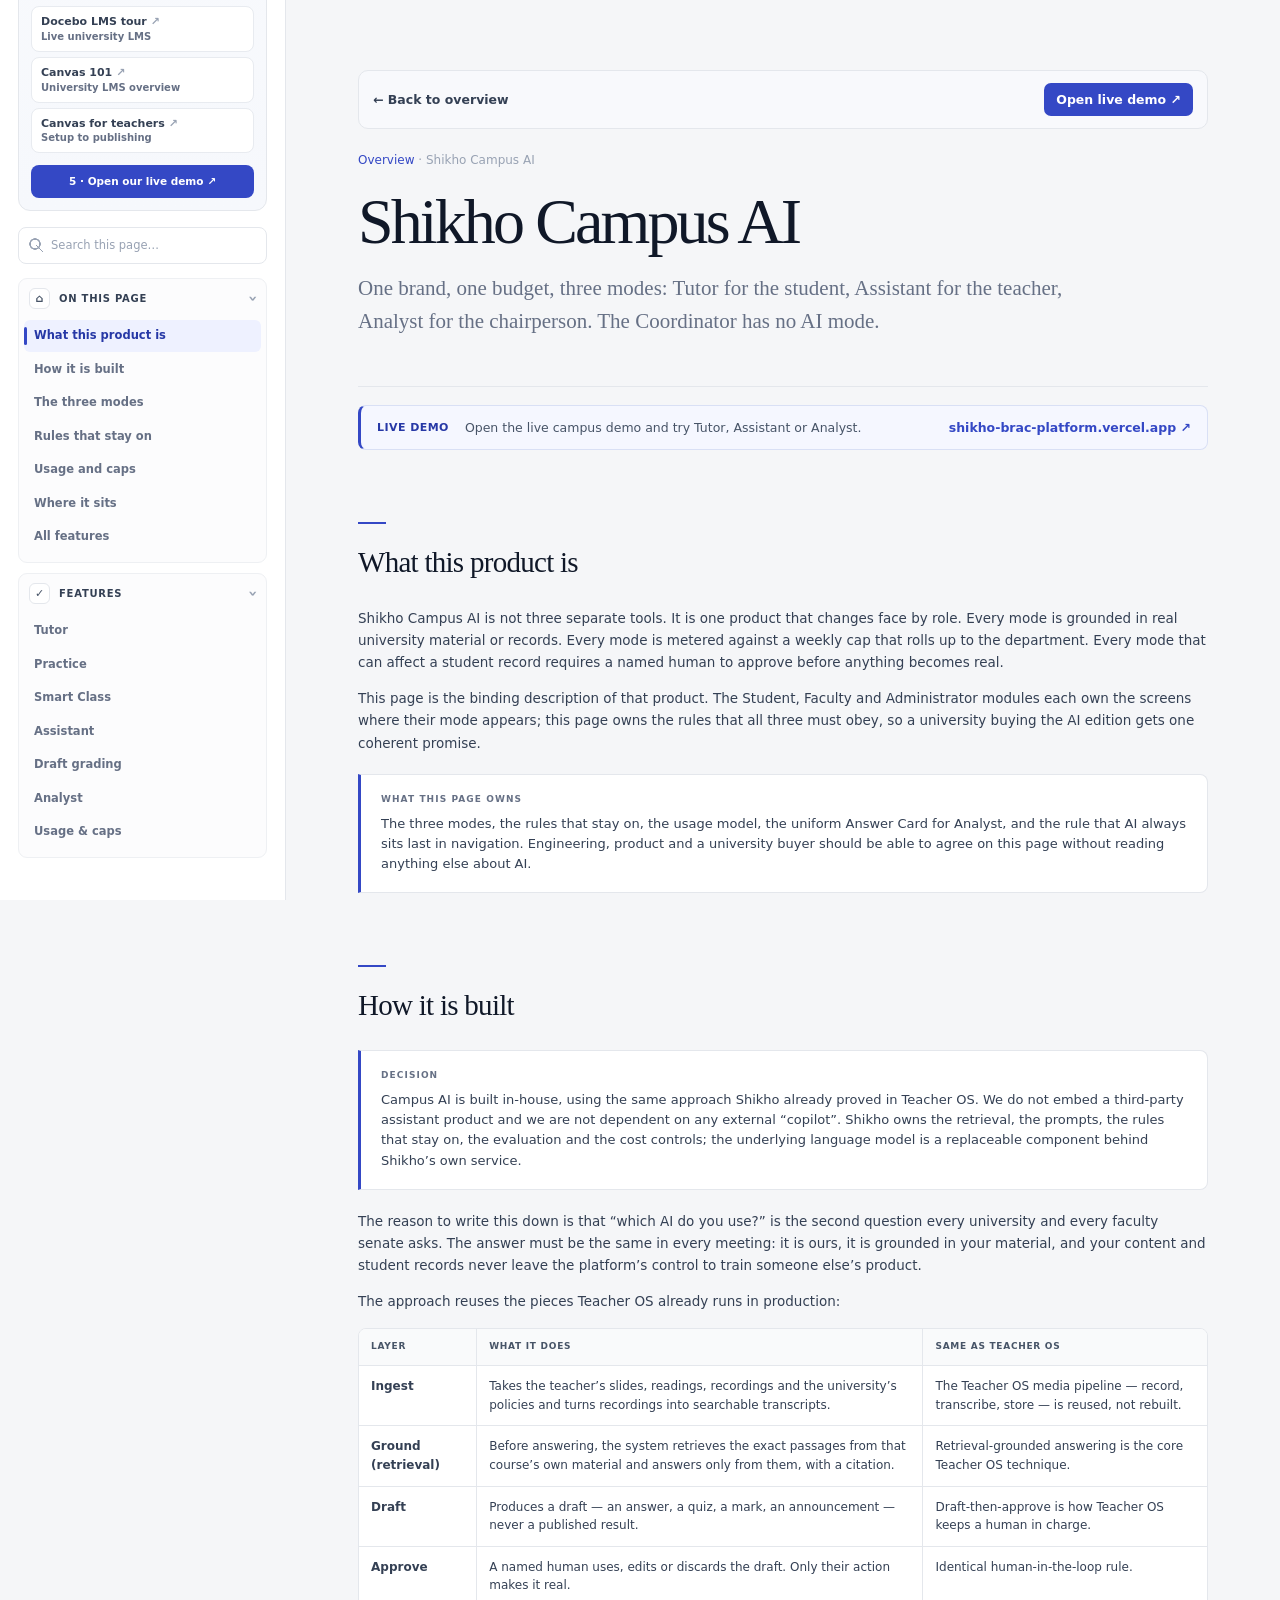
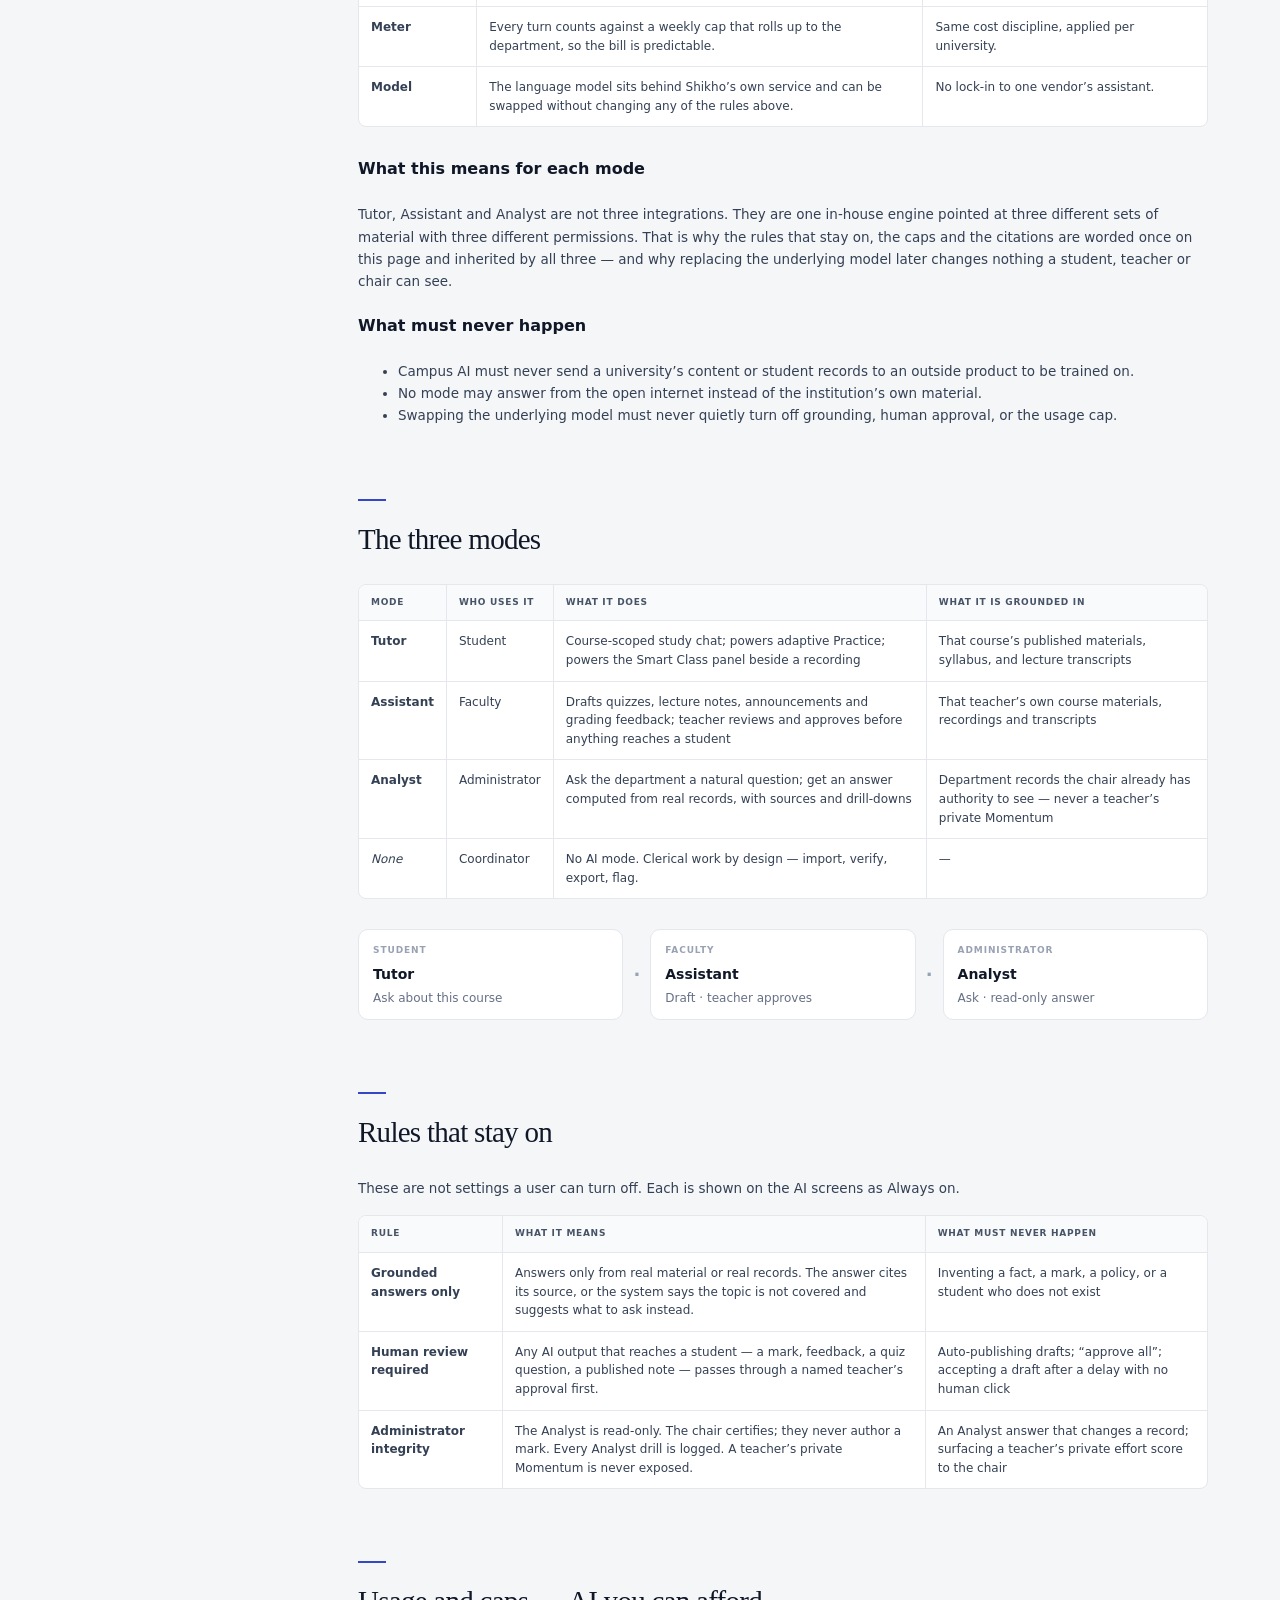
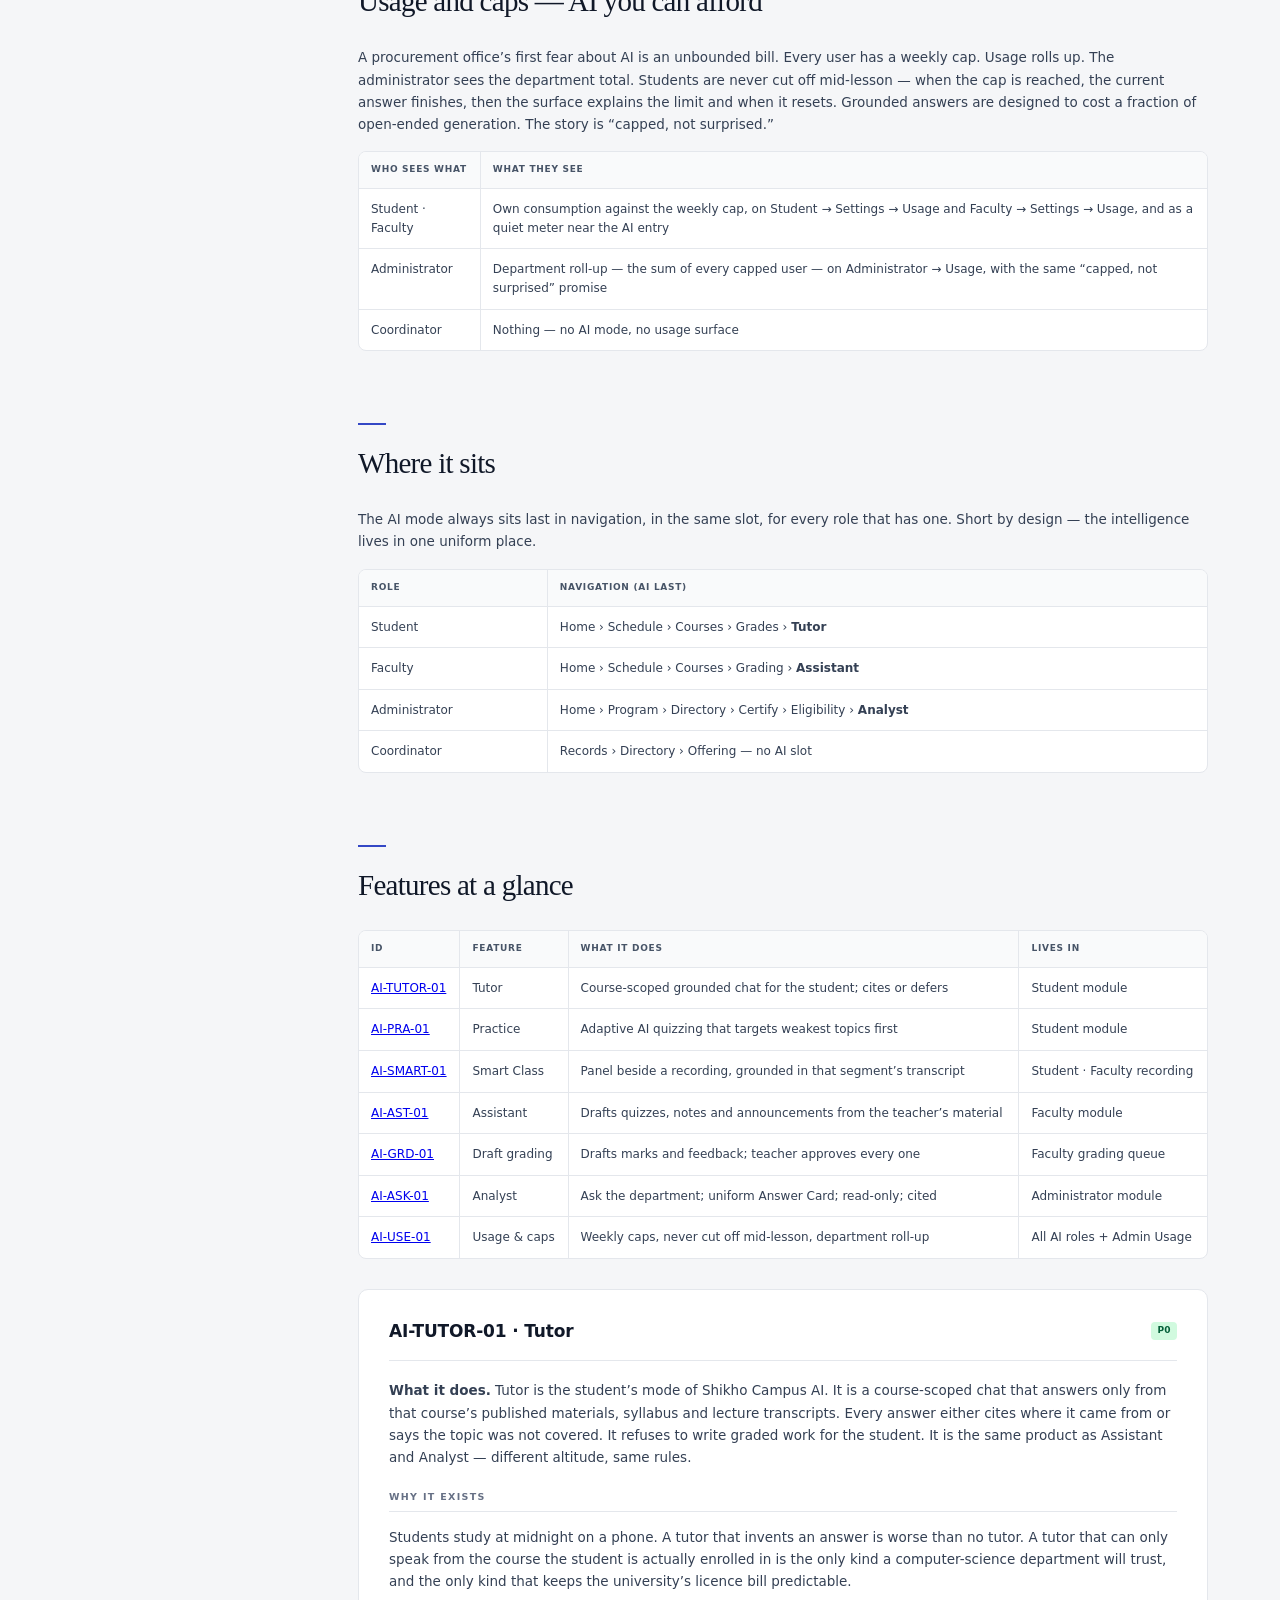
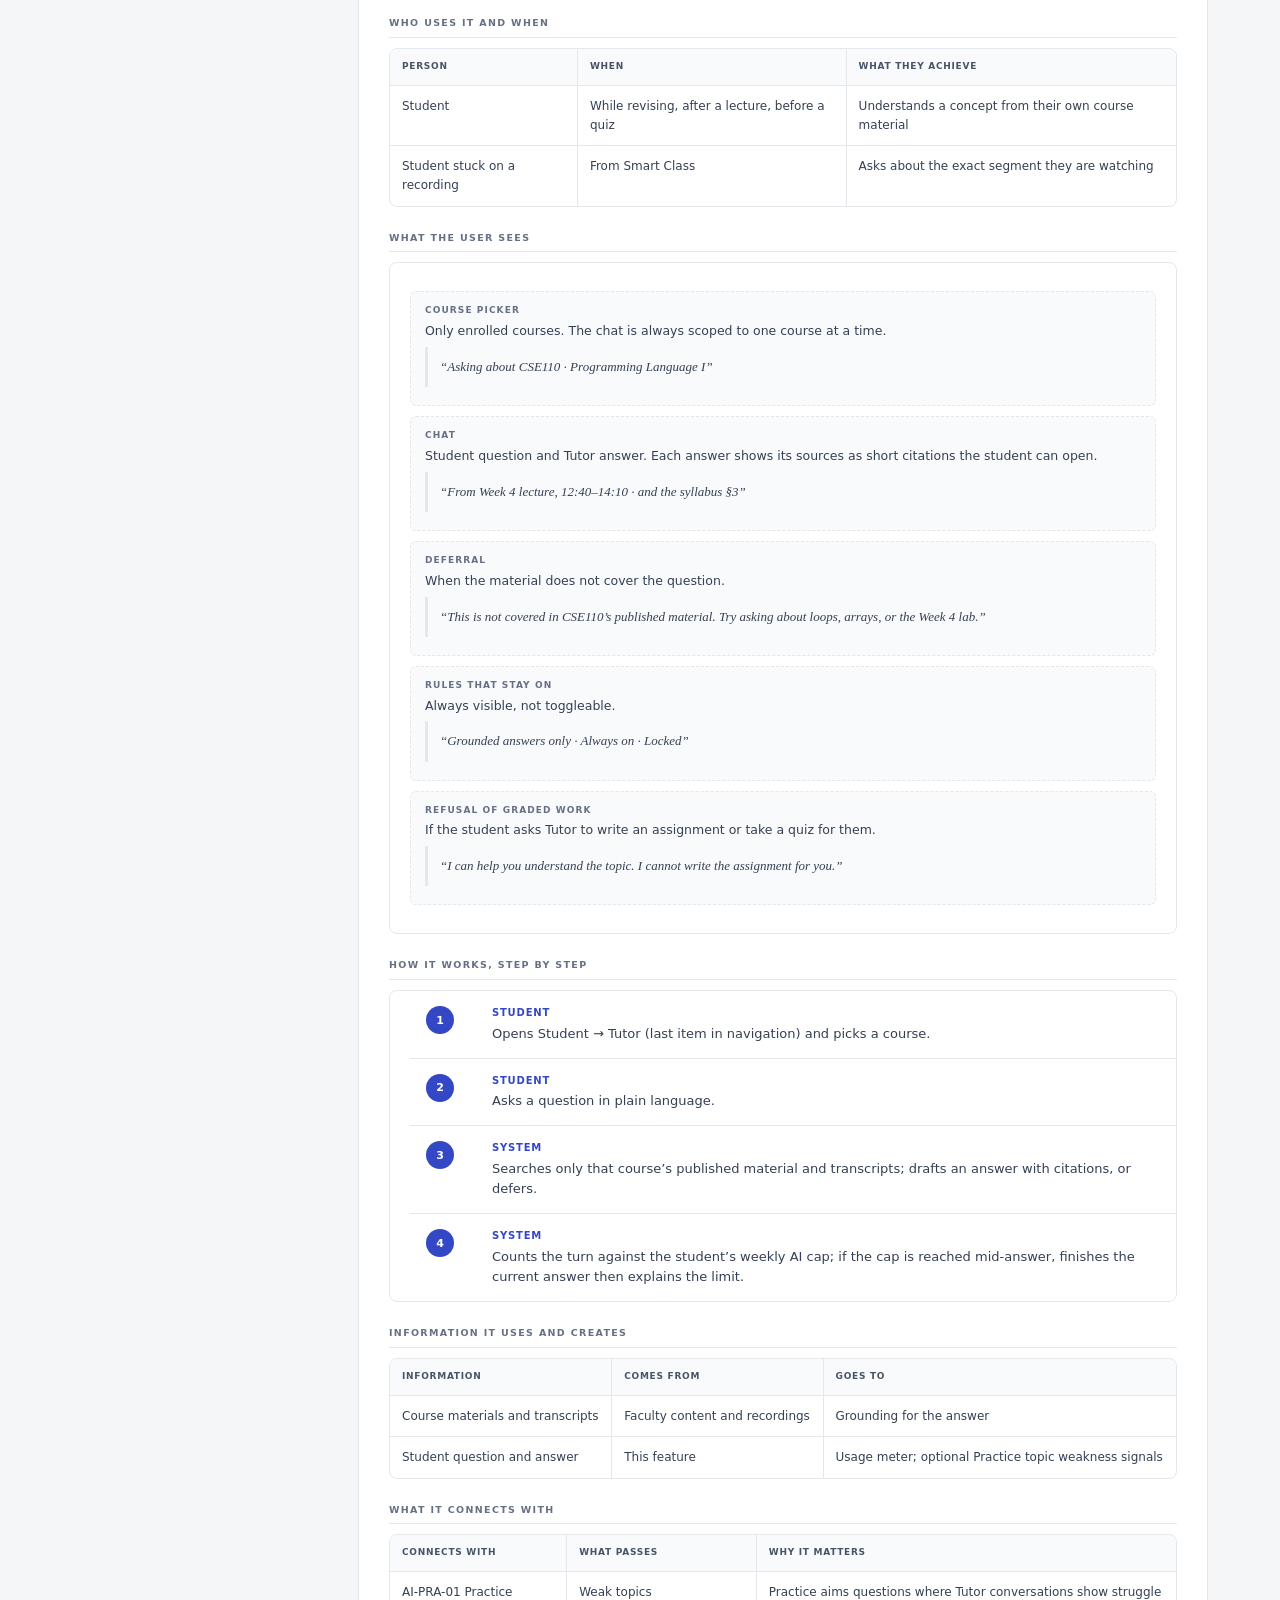
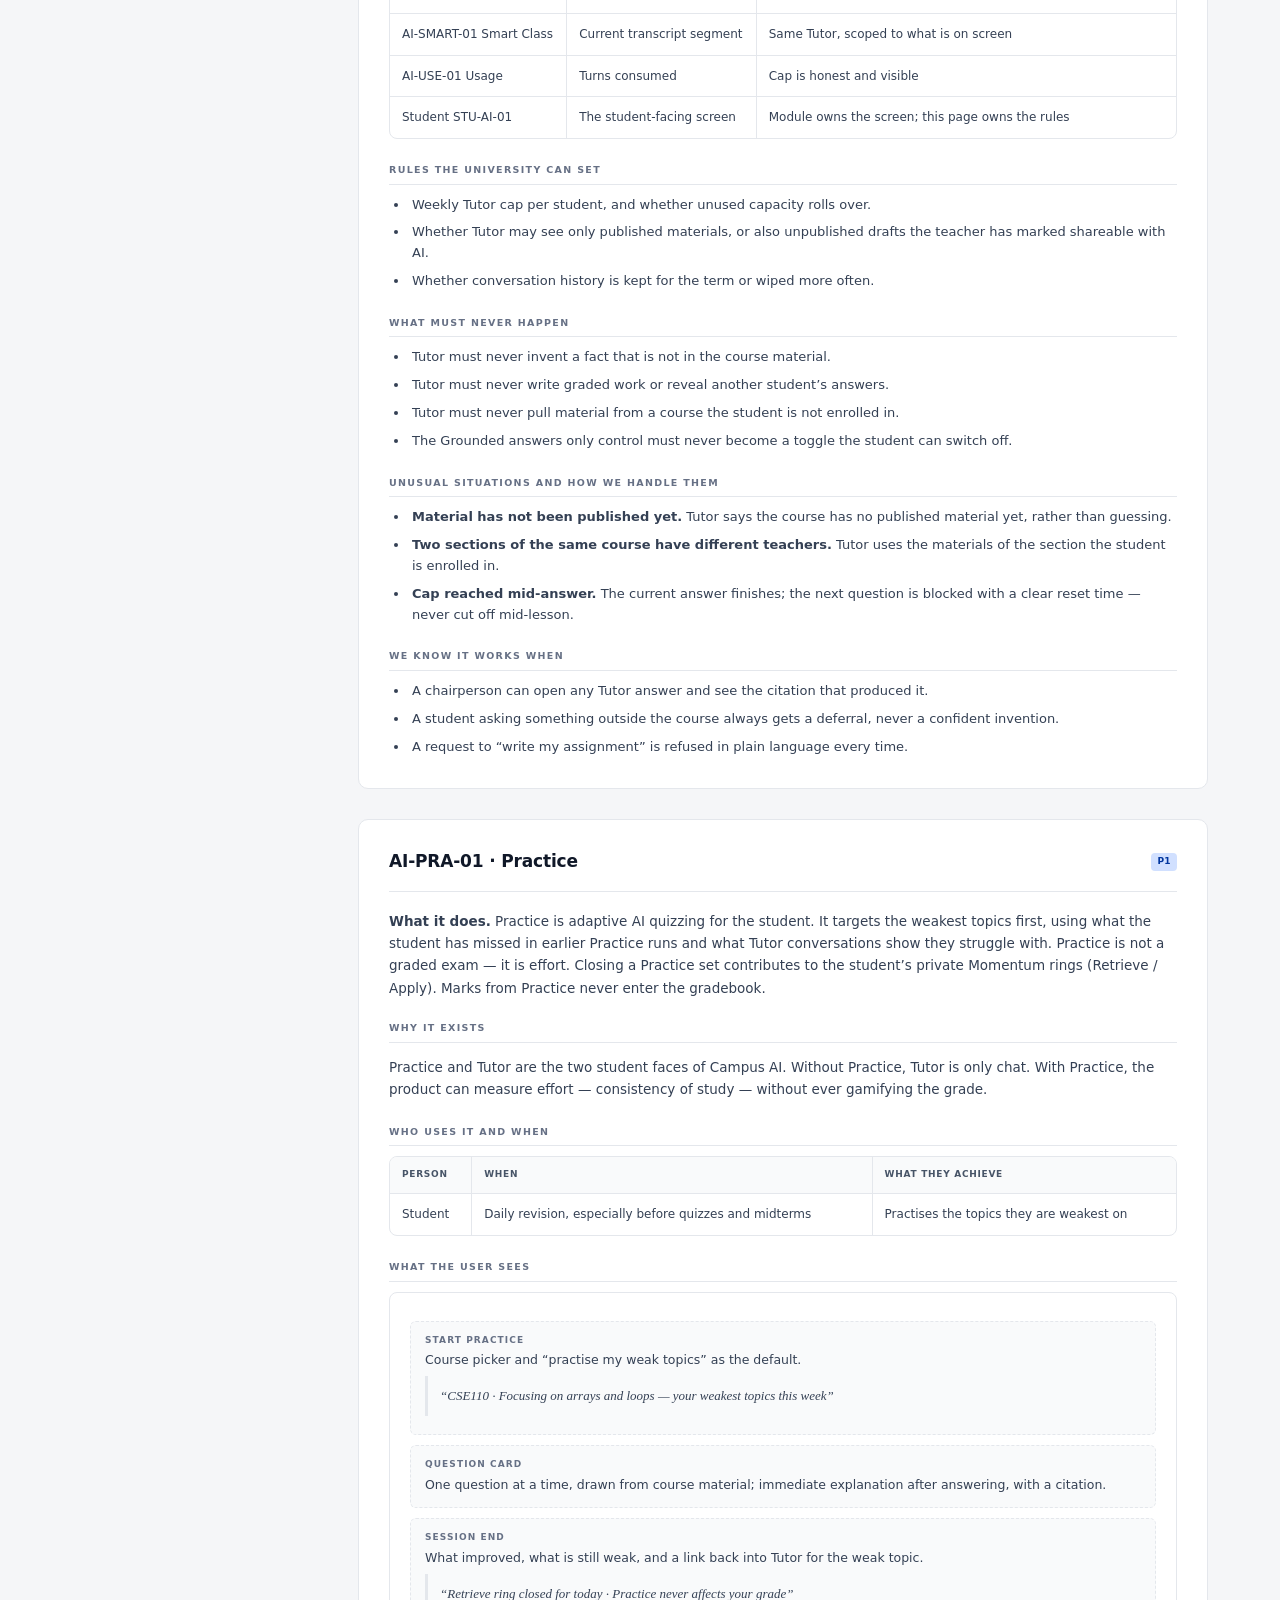
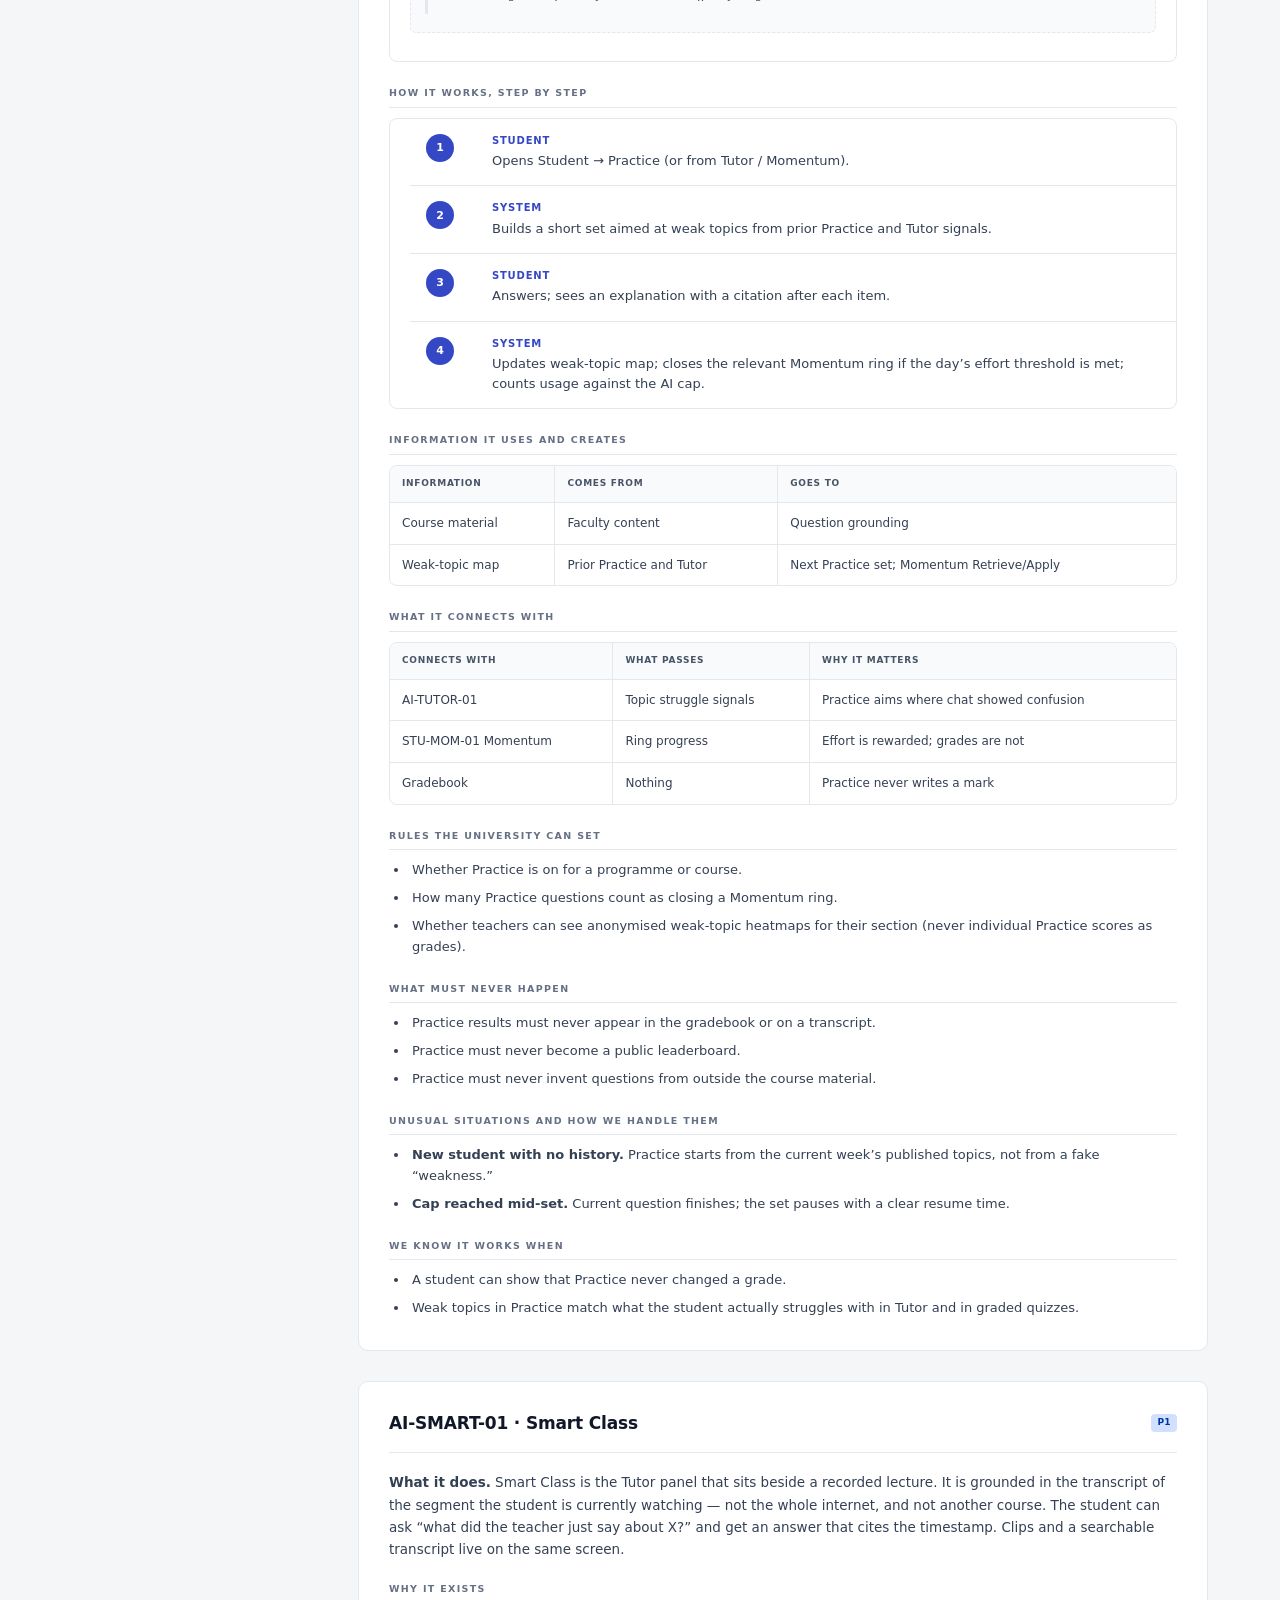
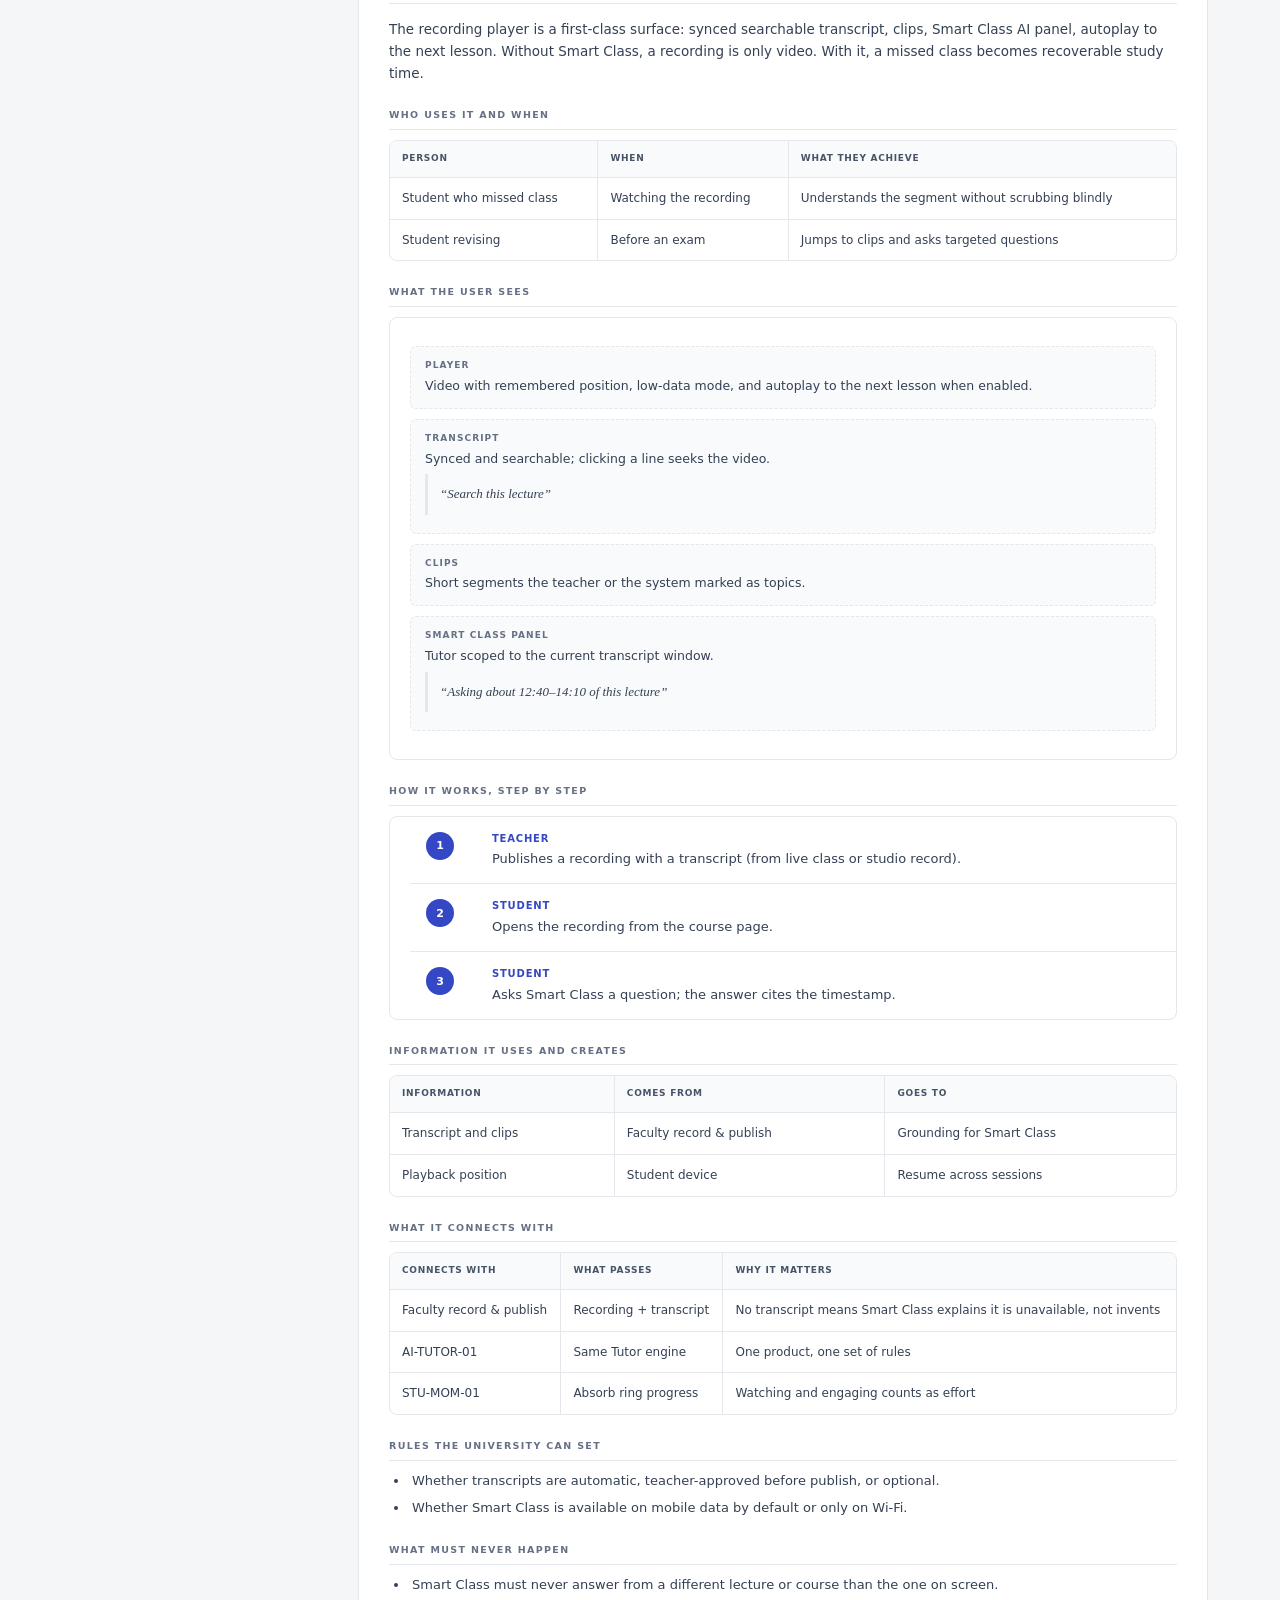
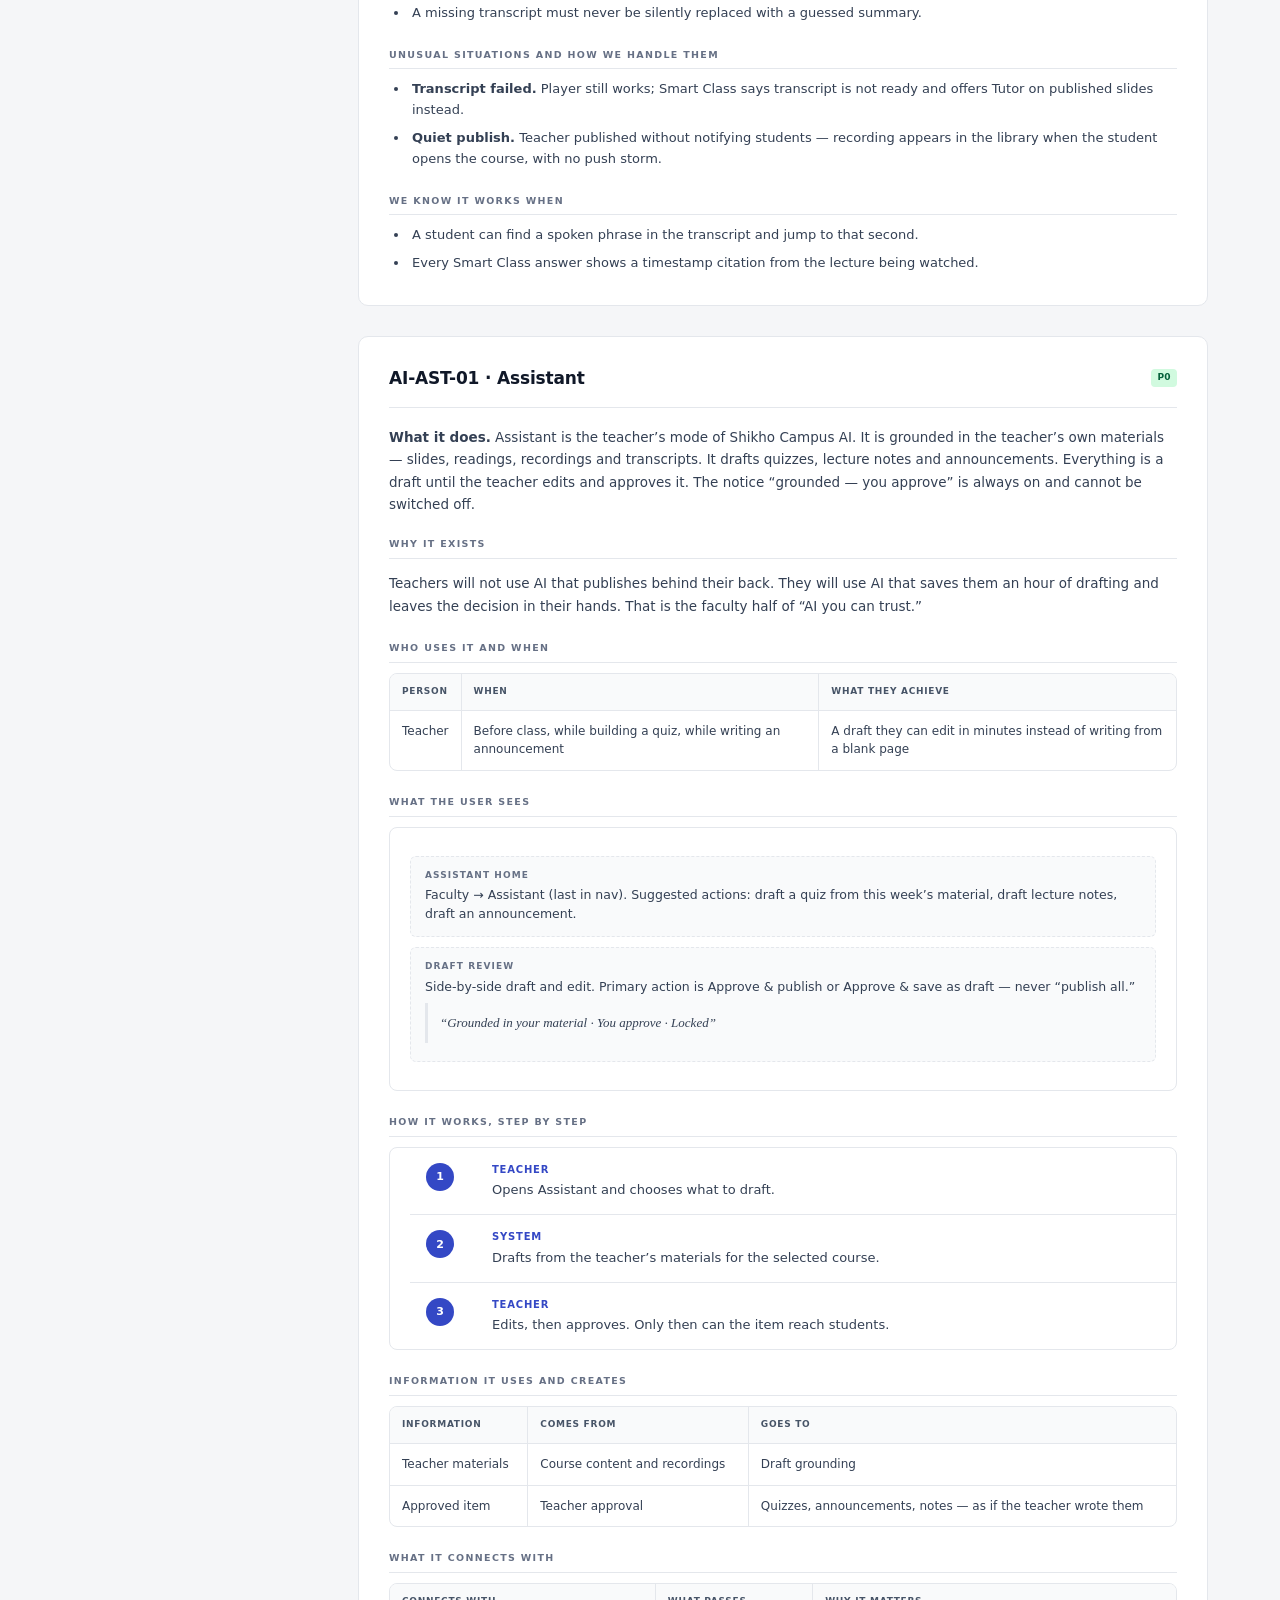
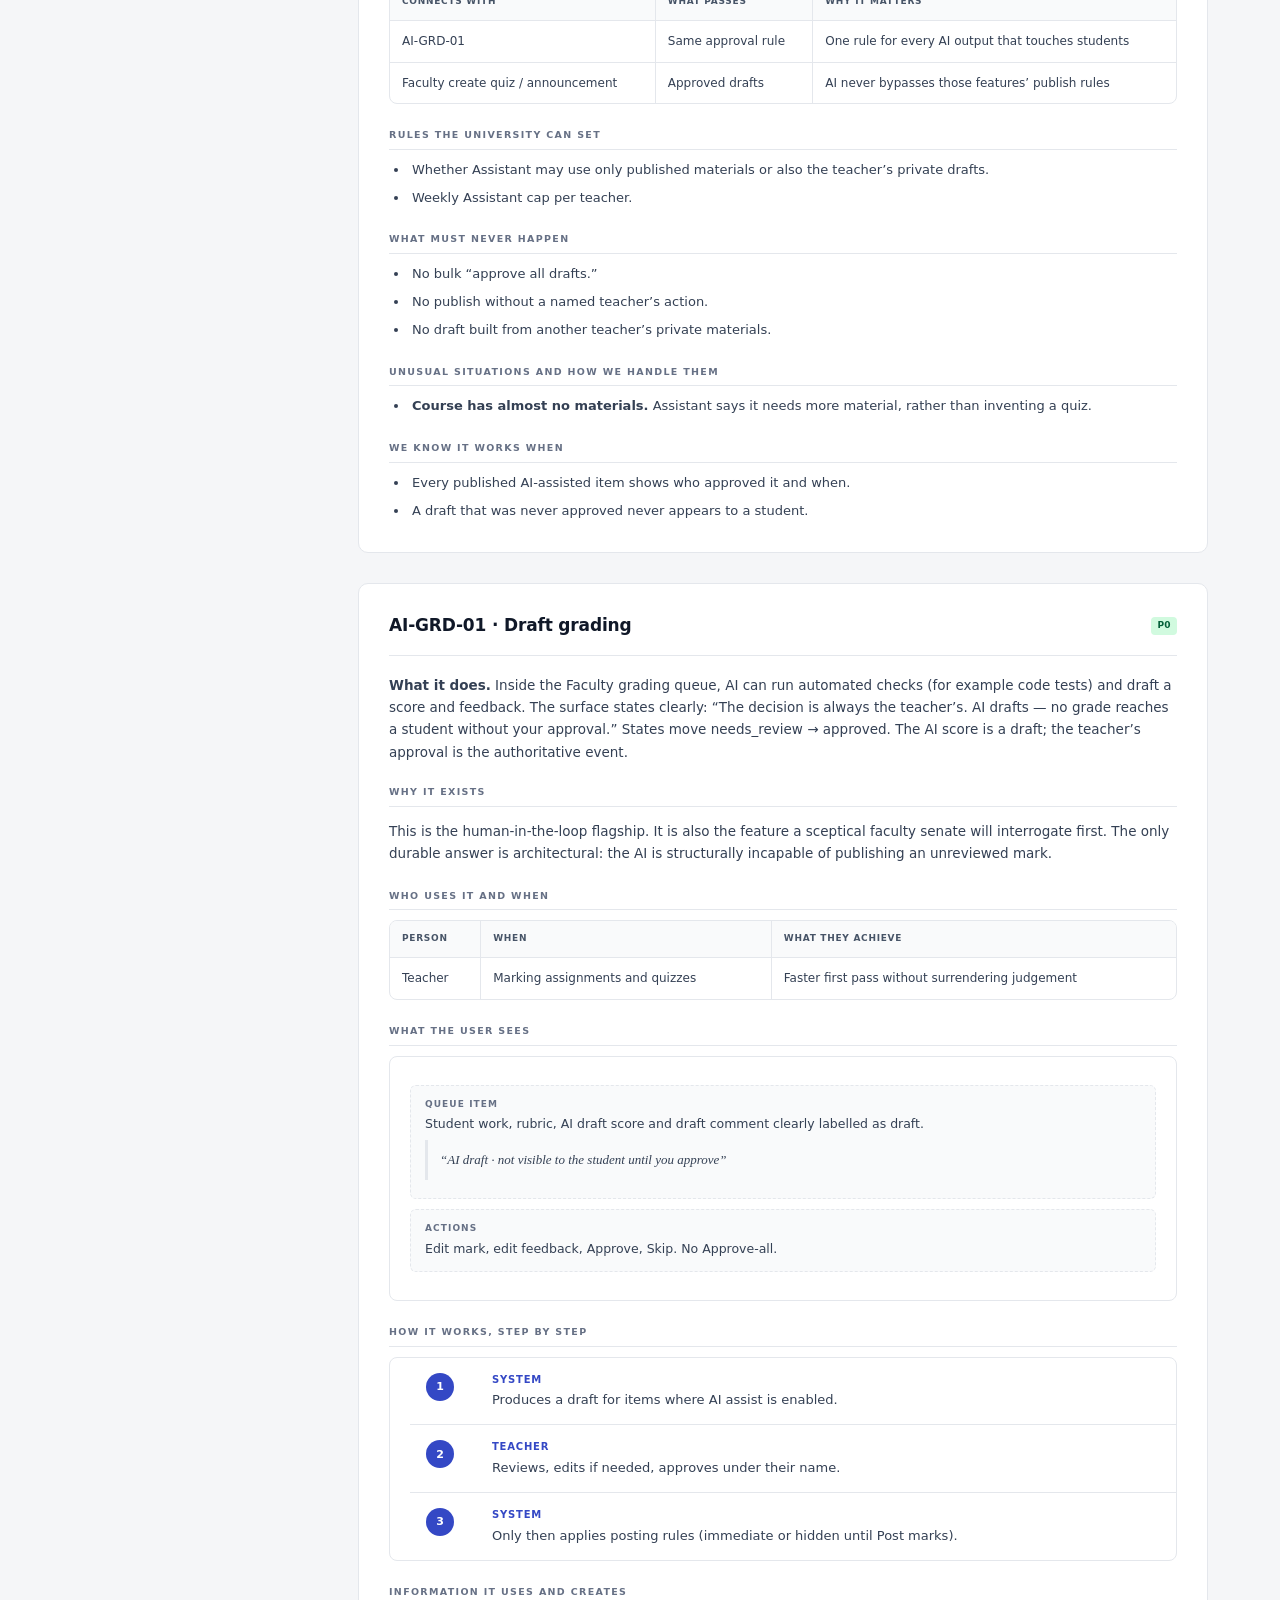
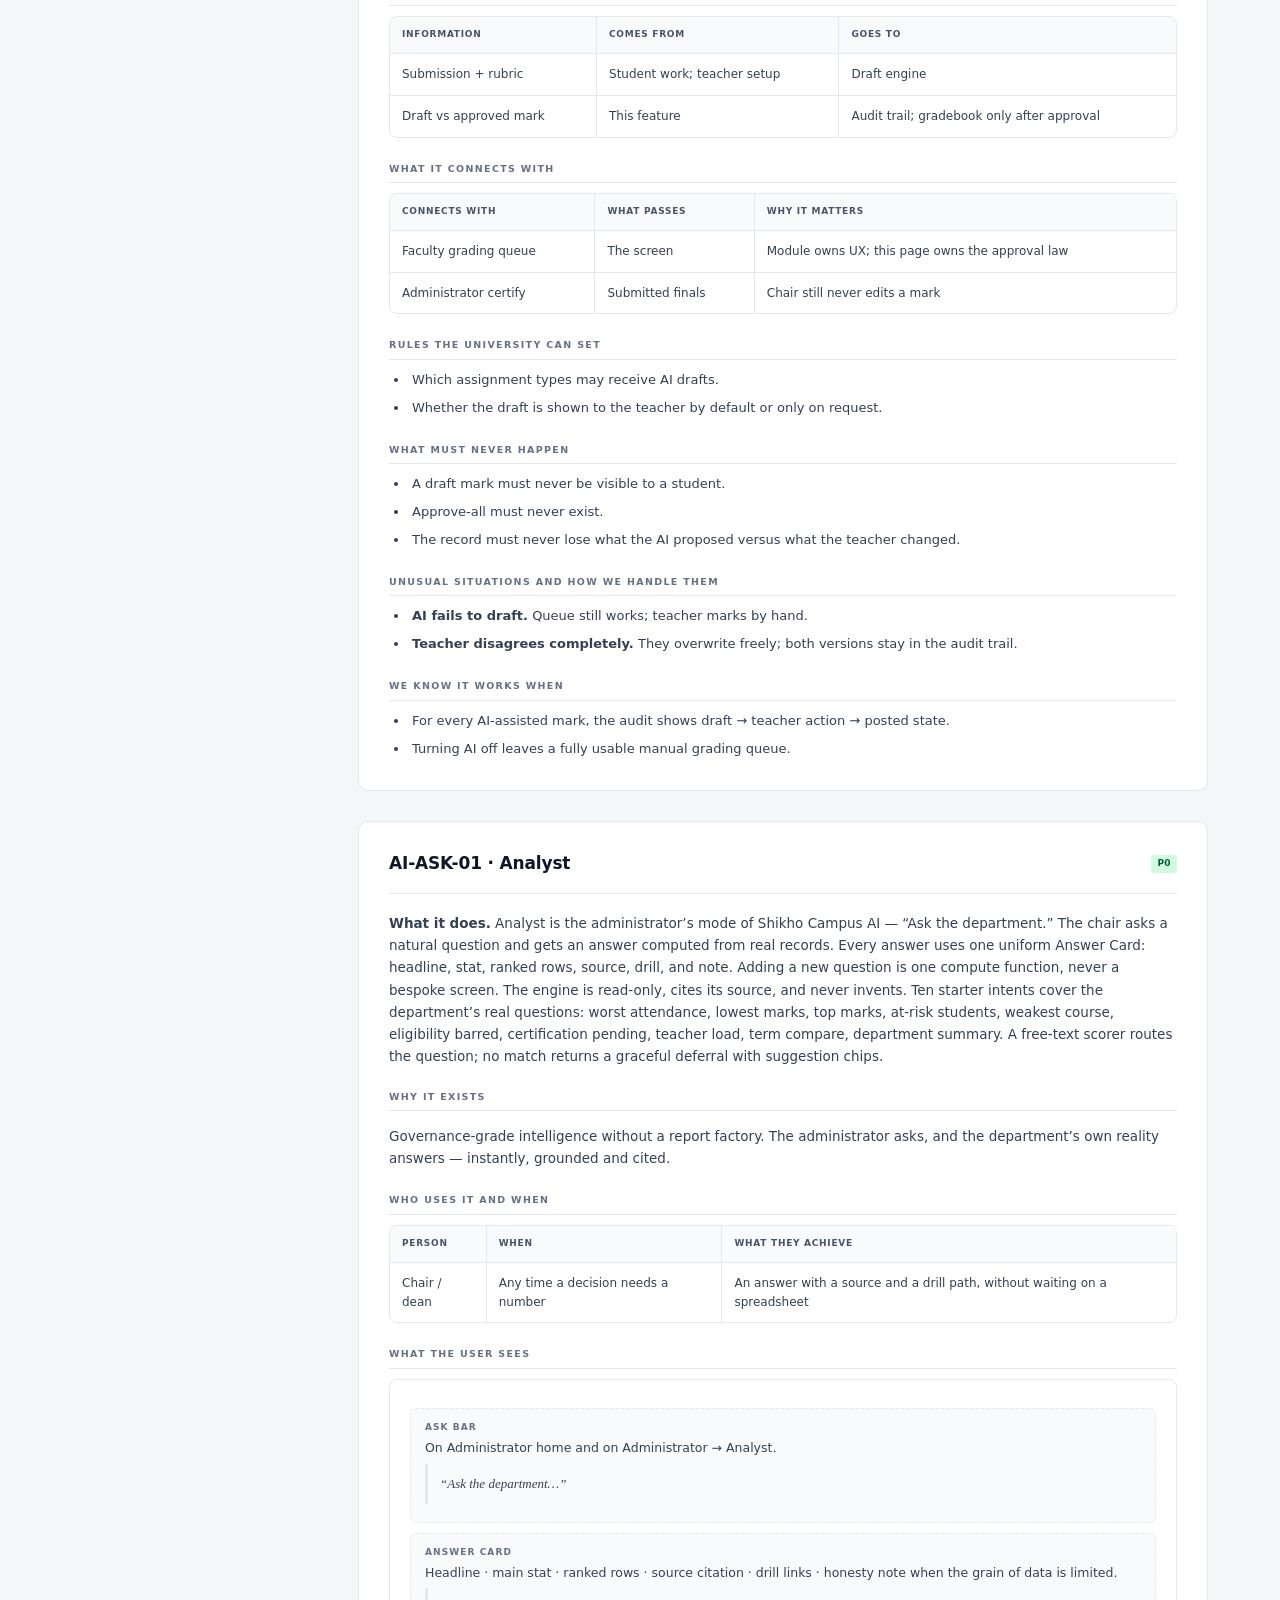
<file: prd-local/ai.html>
<!DOCTYPE html>
<html lang="en">
<head>
<meta charset="utf-8"/>
<meta name="viewport" content="width=device-width, initial-scale=1"/>
<title>Shikho Campus AI — Product Requirements</title>
<link rel="stylesheet" href="./pro.css?v=24"/>
<link rel="stylesheet" href="./spec.css?v=24"/>
<link rel="stylesheet" href="./dev.css?v=24"/>
<script src="./nav.js?v=24" defer></script>
</head>
<body>
<div class="layout">

<nav>
  <div class="brand">Shikho Campus</div>
  <div class="sub">Shikho Campus AI</div>

  <div class="g">On this page</div>
  <a href="#intro">What this product is</a>
  <a href="#build">How it is built</a>
  <a href="#modes">The three modes</a>
  <a href="#ai-rules">Rules that stay on</a>
  <a href="#usage">Usage and caps</a>
  <a href="#nav">Where it sits</a>
  <a href="#features">All features</a>

  <div class="g">Features</div>
  <a href="#AI-TUTOR-01">Tutor</a>
  <a href="#AI-PRA-01">Practice</a>
  <a href="#AI-SMART-01">Smart Class</a>
  <a href="#AI-AST-01">Assistant</a>
  <a href="#AI-GRD-01">Draft grading</a>
  <a href="#AI-ASK-01">Analyst</a>
  <a href="#AI-USE-01">Usage &amp; caps</a>

  <div class="g">Modules</div>
  <a href="./index.html">Overview</a>
  <a href="./student.html">Student</a>
  <a href="./faculty.html">Faculty</a>
  <a href="./admin.html">Administrator</a>
  <a href="./coordinator.html">Coordinator</a>
  <a href="https://shikho-brac-platform.vercel.app/">Live demo</a>
</nav>

<main>
<div class="page-bar">
  <a class="page-bar-back" href="./index.html">← Back to overview</a>
  <a class="page-bar-demo" href="https://shikho-brac-platform.vercel.app/" target="_blank" rel="noopener">Open live demo ↗</a>
</div>
<p class="crumb"><a href="./index.html">Overview</a> · Shikho Campus AI</p>


<header>
  <h1>Shikho Campus AI</h1>
  <p class="lede">One brand, one budget, three modes: Tutor for the student, Assistant for the teacher, Analyst for the chairperson. The Coordinator has no AI mode.</p>
</header>
<aside class="demo-strip">
  <strong>Live demo</strong>
  <span>Open the live campus demo and try Tutor, Assistant or Analyst.</span>
  <a href="https://shikho-brac-platform.vercel.app/" target="_blank" rel="noopener">shikho-brac-platform.vercel.app ↗</a>
</aside>


<section id="intro">
  <h2>What this product is</h2>
  <p>Shikho Campus AI is not three separate tools. It is one product that changes face by role. Every mode is grounded in real university material or records. Every mode is metered against a weekly cap that rolls up to the department. Every mode that can affect a student record requires a named human to approve before anything becomes real.</p>
  <p>This page is the binding description of that product. The Student, Faculty and Administrator modules each own the screens where their mode appears; this page owns the rules that all three must obey, so a university buying the AI edition gets one coherent promise.</p>
  <div class="callout">
    <b>What this page owns</b>
    The three modes, the rules that stay on, the usage model, the uniform Answer Card for Analyst, and the rule that AI always sits last in navigation. Engineering, product and a university buyer should be able to agree on this page without reading anything else about AI.
  </div>
</section>

<section id="build">
  <h2>How it is built</h2>
  <div class="callout">
    <b>Decision</b>
    Campus AI is built in-house, using the same approach Shikho already proved in Teacher OS. We do not embed a third-party assistant product and we are not dependent on any external “copilot”. Shikho owns the retrieval, the prompts, the rules that stay on, the evaluation and the cost controls; the underlying language model is a replaceable component behind Shikho’s own service.
  </div>
  <p>The reason to write this down is that “which AI do you use?” is the second question every university and every faculty senate asks. The answer must be the same in every meeting: it is ours, it is grounded in your material, and your content and student records never leave the platform’s control to train someone else’s product.</p>
  <p>The approach reuses the pieces Teacher OS already runs in production:</p>
  <table>
    <tr><th>Layer</th><th>What it does</th><th>Same as Teacher OS</th></tr>
    <tr><td><strong>Ingest</strong></td><td>Takes the teacher’s slides, readings, recordings and the university’s policies and turns recordings into searchable transcripts.</td><td>The Teacher OS media pipeline — record, transcribe, store — is reused, not rebuilt.</td></tr>
    <tr><td><strong>Ground (retrieval)</strong></td><td>Before answering, the system retrieves the exact passages from that course’s own material and answers only from them, with a citation.</td><td>Retrieval-grounded answering is the core Teacher OS technique.</td></tr>
    <tr><td><strong>Draft</strong></td><td>Produces a draft — an answer, a quiz, a mark, an announcement — never a published result.</td><td>Draft-then-approve is how Teacher OS keeps a human in charge.</td></tr>
    <tr><td><strong>Approve</strong></td><td>A named human uses, edits or discards the draft. Only their action makes it real.</td><td>Identical human-in-the-loop rule.</td></tr>
    <tr><td><strong>Meter</strong></td><td>Every turn counts against a weekly cap that rolls up to the department, so the bill is predictable.</td><td>Same cost discipline, applied per university.</td></tr>
    <tr><td><strong>Model</strong></td><td>The language model sits behind Shikho’s own service and can be swapped without changing any of the rules above.</td><td>No lock-in to one vendor’s assistant.</td></tr>
  </table>
  <h4>What this means for each mode</h4>
  <p>Tutor, Assistant and Analyst are not three integrations. They are one in-house engine pointed at three different sets of material with three different permissions. That is why the rules that stay on, the caps and the citations are worded once on this page and inherited by all three — and why replacing the underlying model later changes nothing a student, teacher or chair can see.</p>
  <h4>What must never happen</h4>
  <ul>
    <li>Campus AI must never send a university’s content or student records to an outside product to be trained on.</li>
    <li>No mode may answer from the open internet instead of the institution’s own material.</li>
    <li>Swapping the underlying model must never quietly turn off grounding, human approval, or the usage cap.</li>
  </ul>
</section>

<section id="modes">
  <h2>The three modes</h2>
  <table>
    <tr><th>Mode</th><th>Who uses it</th><th>What it does</th><th>What it is grounded in</th></tr>
    <tr><td><strong>Tutor</strong></td><td>Student</td><td>Course-scoped study chat; powers adaptive Practice; powers the Smart Class panel beside a recording</td><td>That course’s published materials, syllabus, and lecture transcripts</td></tr>
    <tr><td><strong>Assistant</strong></td><td>Faculty</td><td>Drafts quizzes, lecture notes, announcements and grading feedback; teacher reviews and approves before anything reaches a student</td><td>That teacher’s own course materials, recordings and transcripts</td></tr>
    <tr><td><strong>Analyst</strong></td><td>Administrator</td><td>Ask the department a natural question; get an answer computed from real records, with sources and drill-downs</td><td>Department records the chair already has authority to see — never a teacher’s private Momentum</td></tr>
    <tr><td><em>None</em></td><td>Coordinator</td><td>No AI mode. Clerical work by design — import, verify, export, flag.</td><td>—</td></tr>
  </table>
  <div class="flow-board" aria-label="AI modes by role">
    <div class="flow-row">
      <div class="flow-card"><span class="flow-who">Student</span><strong>Tutor</strong><p>Ask about this course</p></div>
      <span class="flow-arrow" aria-hidden="true">·</span>
      <div class="flow-card"><span class="flow-who">Faculty</span><strong>Assistant</strong><p>Draft · teacher approves</p></div>
      <span class="flow-arrow" aria-hidden="true">·</span>
      <div class="flow-card"><span class="flow-who">Administrator</span><strong>Analyst</strong><p>Ask · read-only answer</p></div>
    </div>
  </div>
  </section>

<section id="ai-rules">
  <h2>Rules that stay on</h2>
  <p>These are not settings a user can turn off. Each is shown on the AI screens as Always on.</p>
  <table>
    <tr><th>Rule</th><th>What it means</th><th>What must never happen</th></tr>
    <tr><td><strong>Grounded answers only</strong></td><td>Answers only from real material or real records. The answer cites its source, or the system says the topic is not covered and suggests what to ask instead.</td><td>Inventing a fact, a mark, a policy, or a student who does not exist</td></tr>
    <tr><td><strong>Human review required</strong></td><td>Any AI output that reaches a student — a mark, feedback, a quiz question, a published note — passes through a named teacher’s approval first.</td><td>Auto-publishing drafts; “approve all”; accepting a draft after a delay with no human click</td></tr>
    <tr><td><strong>Administrator integrity</strong></td><td>The Analyst is read-only. The chair certifies; they never author a mark. Every Analyst drill is logged. A teacher’s private Momentum is never exposed.</td><td>An Analyst answer that changes a record; surfacing a teacher’s private effort score to the chair</td></tr>
  </table>
</section>

<section id="usage">
  <h2>Usage and caps — AI you can afford</h2>
  <p>A procurement office’s first fear about AI is an unbounded bill. Every user has a weekly cap. Usage rolls up. The administrator sees the department total. Students are never cut off mid-lesson — when the cap is reached, the current answer finishes, then the surface explains the limit and when it resets. Grounded answers are designed to cost a fraction of open-ended generation. The story is “capped, not surprised.”</p>
  <table>
    <tr><th>Who sees what</th><th>What they see</th></tr>
    <tr><td>Student · Faculty</td><td>Own consumption against the weekly cap, on Student → Settings → Usage and Faculty → Settings → Usage, and as a quiet meter near the AI entry</td></tr>
    <tr><td>Administrator</td><td>Department roll-up — the sum of every capped user — on Administrator → Usage, with the same “capped, not surprised” promise</td></tr>
    <tr><td>Coordinator</td><td>Nothing — no AI mode, no usage surface</td></tr>
  </table>
</section>

<section id="nav">
  <h2>Where it sits</h2>
  <p>The AI mode always sits last in navigation, in the same slot, for every role that has one. Short by design — the intelligence lives in one uniform place.</p>
  <table>
    <tr><th>Role</th><th>Navigation (AI last)</th></tr>
    <tr><td>Student</td><td>Home › Schedule › Courses › Grades › <strong>Tutor</strong></td></tr>
    <tr><td>Faculty</td><td>Home › Schedule › Courses › Grading › <strong>Assistant</strong></td></tr>
    <tr><td>Administrator</td><td>Home › Program › Directory › Certify › Eligibility › <strong>Analyst</strong></td></tr>
    <tr><td>Coordinator</td><td>Records › Directory › Offering — no AI slot</td></tr>
  </table>
</section>

<section id="features">
  <h2>Features at a glance</h2>
  <table>
    <tr><th>ID</th><th>Feature</th><th>What it does</th><th>Lives in</th></tr>
    <tr><td><a href="#AI-TUTOR-01">AI-TUTOR-01</a></td><td>Tutor</td><td>Course-scoped grounded chat for the student; cites or defers</td><td>Student module</td></tr>
    <tr><td><a href="#AI-PRA-01">AI-PRA-01</a></td><td>Practice</td><td>Adaptive AI quizzing that targets weakest topics first</td><td>Student module</td></tr>
    <tr><td><a href="#AI-SMART-01">AI-SMART-01</a></td><td>Smart Class</td><td>Panel beside a recording, grounded in that segment’s transcript</td><td>Student · Faculty recording</td></tr>
    <tr><td><a href="#AI-AST-01">AI-AST-01</a></td><td>Assistant</td><td>Drafts quizzes, notes and announcements from the teacher’s material</td><td>Faculty module</td></tr>
    <tr><td><a href="#AI-GRD-01">AI-GRD-01</a></td><td>Draft grading</td><td>Drafts marks and feedback; teacher approves every one</td><td>Faculty grading queue</td></tr>
    <tr><td><a href="#AI-ASK-01">AI-ASK-01</a></td><td>Analyst</td><td>Ask the department; uniform Answer Card; read-only; cited</td><td>Administrator module</td></tr>
    <tr><td><a href="#AI-USE-01">AI-USE-01</a></td><td>Usage &amp; caps</td><td>Weekly caps, never cut off mid-lesson, department roll-up</td><td>All AI roles + Admin Usage</td></tr>
  </table>
</section>

<!-- AI-TUTOR-01 -->
<article class="spec" id="AI-TUTOR-01">
  <div class="spec-head"><h3>AI-TUTOR-01 · Tutor</h3><span class="tag p0">P0</span></div>
  <p class="intent"><strong>What it does.</strong> Tutor is the student’s mode of Shikho Campus AI. It is a course-scoped chat that answers only from that course’s published materials, syllabus and lecture transcripts. Every answer either cites where it came from or says the topic was not covered. It refuses to write graded work for the student. It is the same product as Assistant and Analyst — different altitude, same rules.</p>
  <h4>Why it exists</h4>
  <p>Students study at midnight on a phone. A tutor that invents an answer is worse than no tutor. A tutor that can only speak from the course the student is actually enrolled in is the only kind a computer-science department will trust, and the only kind that keeps the university’s licence bill predictable.</p>
  <h4>Who uses it and when</h4>
  <table>
    <tr><th>Person</th><th>When</th><th>What they achieve</th></tr>
    <tr><td>Student</td><td>While revising, after a lecture, before a quiz</td><td>Understands a concept from their own course material</td></tr>
    <tr><td>Student stuck on a recording</td><td>From Smart Class</td><td>Asks about the exact segment they are watching</td></tr>
  </table>
  <h4>What the user sees</h4>
  <div class="screen">
    <div class="zone"><strong>Course picker</strong><p>Only enrolled courses. The chat is always scoped to one course at a time.</p><div class="copy">“Asking about CSE110 · Programming Language I”</div></div>
    <div class="zone"><strong>Chat</strong><p>Student question and Tutor answer. Each answer shows its sources as short citations the student can open.</p><div class="copy">“From Week 4 lecture, 12:40–14:10 · and the syllabus §3”</div></div>
    <div class="zone"><strong>Deferral</strong><p>When the material does not cover the question.</p><div class="copy">“This is not covered in CSE110’s published material. Try asking about loops, arrays, or the Week 4 lab.”</div></div>
    <div class="zone"><strong>rules that stay on</strong><p>Always visible, not toggleable.</p><div class="copy">“Grounded answers only · Always on · Locked”</div></div>
    <div class="zone"><strong>Refusal of graded work</strong><p>If the student asks Tutor to write an assignment or take a quiz for them.</p><div class="copy">“I can help you understand the topic. I cannot write the assignment for you.”</div></div>
  </div>
  <h4>How it works, step by step</h4>
  <ol class="journey">
    <li><span class="n">1</span><div><span class="who">Student</span>Opens Student → Tutor (last item in navigation) and picks a course.</div></li>
    <li><span class="n">2</span><div><span class="who">Student</span>Asks a question in plain language.</div></li>
    <li><span class="n">3</span><div><span class="who">System</span>Searches only that course’s published material and transcripts; drafts an answer with citations, or defers.</div></li>
    <li><span class="n">4</span><div><span class="who">System</span>Counts the turn against the student’s weekly AI cap; if the cap is reached mid-answer, finishes the current answer then explains the limit.</div></li>
  </ol>
  <h4>Information it uses and creates</h4>
  <table>
    <tr><th>Information</th><th>Comes from</th><th>Goes to</th></tr>
    <tr><td>Course materials and transcripts</td><td>Faculty content and recordings</td><td>Grounding for the answer</td></tr>
    <tr><td>Student question and answer</td><td>This feature</td><td>Usage meter; optional Practice topic weakness signals</td></tr>
  </table>
  <h4>What it connects with</h4>
  <table>
    <tr><th>Connects with</th><th>What passes</th><th>Why it matters</th></tr>
    <tr><td>AI-PRA-01 Practice</td><td>Weak topics</td><td>Practice aims questions where Tutor conversations show struggle</td></tr>
    <tr><td>AI-SMART-01 Smart Class</td><td>Current transcript segment</td><td>Same Tutor, scoped to what is on screen</td></tr>
    <tr><td>AI-USE-01 Usage</td><td>Turns consumed</td><td>Cap is honest and visible</td></tr>
    <tr><td>Student STU-AI-01</td><td>The student-facing screen</td><td>Module owns the screen; this page owns the rules</td></tr>
  </table>
  <h4>Rules the university can set</h4>
  <ul>
    <li>Weekly Tutor cap per student, and whether unused capacity rolls over.</li>
    <li>Whether Tutor may see only published materials, or also unpublished drafts the teacher has marked shareable with AI.</li>
    <li>Whether conversation history is kept for the term or wiped more often.</li>
  </ul>
  <h4>What must never happen</h4>
  <ul>
    <li>Tutor must never invent a fact that is not in the course material.</li>
    <li>Tutor must never write graded work or reveal another student’s answers.</li>
    <li>Tutor must never pull material from a course the student is not enrolled in.</li>
    <li>The Grounded answers only control must never become a toggle the student can switch off.</li>
  </ul>
  <h4>Unusual situations and how we handle them</h4>
  <ul>
    <li><strong>Material has not been published yet.</strong> Tutor says the course has no published material yet, rather than guessing.</li>
    <li><strong>Two sections of the same course have different teachers.</strong> Tutor uses the materials of the section the student is enrolled in.</li>
    <li><strong>Cap reached mid-answer.</strong> The current answer finishes; the next question is blocked with a clear reset time — never cut off mid-lesson.</li>
  </ul>
  <h4>We know it works when</h4>
  <ul>
    <li>A chairperson can open any Tutor answer and see the citation that produced it.</li>
    <li>A student asking something outside the course always gets a deferral, never a confident invention.</li>
    <li>A request to “write my assignment” is refused in plain language every time.</li>
  </ul>
</article>

<!-- AI-PRA-01 -->
<article class="spec" id="AI-PRA-01">
  <div class="spec-head"><h3>AI-PRA-01 · Practice</h3><span class="tag p1">P1</span></div>
  <p class="intent"><strong>What it does.</strong> Practice is adaptive AI quizzing for the student. It targets the weakest topics first, using what the student has missed in earlier Practice runs and what Tutor conversations show they struggle with. Practice is not a graded exam — it is effort. Closing a Practice set contributes to the student’s private Momentum rings (Retrieve / Apply). Marks from Practice never enter the gradebook.</p>
  <h4>Why it exists</h4>
  <p>Practice and Tutor are the two student faces of Campus AI. Without Practice, Tutor is only chat. With Practice, the product can measure effort — consistency of study — without ever gamifying the grade.</p>
  <h4>Who uses it and when</h4>
  <table>
    <tr><th>Person</th><th>When</th><th>What they achieve</th></tr>
    <tr><td>Student</td><td>Daily revision, especially before quizzes and midterms</td><td>Practises the topics they are weakest on</td></tr>
  </table>
  <h4>What the user sees</h4>
  <div class="screen">
    <div class="zone"><strong>Start Practice</strong><p>Course picker and “practise my weak topics” as the default.</p><div class="copy">“CSE110 · Focusing on arrays and loops — your weakest topics this week”</div></div>
    <div class="zone"><strong>Question card</strong><p>One question at a time, drawn from course material; immediate explanation after answering, with a citation.</p></div>
    <div class="zone"><strong>Session end</strong><p>What improved, what is still weak, and a link back into Tutor for the weak topic.</p><div class="copy">“Retrieve ring closed for today · Practice never affects your grade”</div></div>
  </div>
  <h4>How it works, step by step</h4>
  <ol class="journey">
    <li><span class="n">1</span><div><span class="who">Student</span>Opens Student → Practice (or from Tutor / Momentum).</div></li>
    <li><span class="n">2</span><div><span class="who">System</span>Builds a short set aimed at weak topics from prior Practice and Tutor signals.</div></li>
    <li><span class="n">3</span><div><span class="who">Student</span>Answers; sees an explanation with a citation after each item.</div></li>
    <li><span class="n">4</span><div><span class="who">System</span>Updates weak-topic map; closes the relevant Momentum ring if the day’s effort threshold is met; counts usage against the AI cap.</div></li>
  </ol>
  <h4>Information it uses and creates</h4>
  <table>
    <tr><th>Information</th><th>Comes from</th><th>Goes to</th></tr>
    <tr><td>Course material</td><td>Faculty content</td><td>Question grounding</td></tr>
    <tr><td>Weak-topic map</td><td>Prior Practice and Tutor</td><td>Next Practice set; Momentum Retrieve/Apply</td></tr>
  </table>
  <h4>What it connects with</h4>
  <table>
    <tr><th>Connects with</th><th>What passes</th><th>Why it matters</th></tr>
    <tr><td>AI-TUTOR-01</td><td>Topic struggle signals</td><td>Practice aims where chat showed confusion</td></tr>
    <tr><td>STU-MOM-01 Momentum</td><td>Ring progress</td><td>Effort is rewarded; grades are not</td></tr>
    <tr><td>Gradebook</td><td>Nothing</td><td>Practice never writes a mark</td></tr>
  </table>
  <h4>Rules the university can set</h4>
  <ul>
    <li>Whether Practice is on for a programme or course.</li>
    <li>How many Practice questions count as closing a Momentum ring.</li>
    <li>Whether teachers can see anonymised weak-topic heatmaps for their section (never individual Practice scores as grades).</li>
  </ul>
  <h4>What must never happen</h4>
  <ul>
    <li>Practice results must never appear in the gradebook or on a transcript.</li>
    <li>Practice must never become a public leaderboard.</li>
    <li>Practice must never invent questions from outside the course material.</li>
  </ul>
  <h4>Unusual situations and how we handle them</h4>
  <ul>
    <li><strong>New student with no history.</strong> Practice starts from the current week’s published topics, not from a fake “weakness.”</li>
    <li><strong>Cap reached mid-set.</strong> Current question finishes; the set pauses with a clear resume time.</li>
  </ul>
  <h4>We know it works when</h4>
  <ul>
    <li>A student can show that Practice never changed a grade.</li>
    <li>Weak topics in Practice match what the student actually struggles with in Tutor and in graded quizzes.</li>
  </ul>
</article>

<!-- AI-SMART-01 -->
<article class="spec" id="AI-SMART-01">
  <div class="spec-head"><h3>AI-SMART-01 · Smart Class</h3><span class="tag p1">P1</span></div>
  <p class="intent"><strong>What it does.</strong> Smart Class is the Tutor panel that sits beside a recorded lecture. It is grounded in the transcript of the segment the student is currently watching — not the whole internet, and not another course. The student can ask “what did the teacher just say about X?” and get an answer that cites the timestamp. Clips and a searchable transcript live on the same screen.</p>
  <h4>Why it exists</h4>
  <p>The recording player is a first-class surface: synced searchable transcript, clips, Smart Class AI panel, autoplay to the next lesson. Without Smart Class, a recording is only video. With it, a missed class becomes recoverable study time.</p>
  <h4>Who uses it and when</h4>
  <table>
    <tr><th>Person</th><th>When</th><th>What they achieve</th></tr>
    <tr><td>Student who missed class</td><td>Watching the recording</td><td>Understands the segment without scrubbing blindly</td></tr>
    <tr><td>Student revising</td><td>Before an exam</td><td>Jumps to clips and asks targeted questions</td></tr>
  </table>
  <h4>What the user sees</h4>
  <div class="screen">
    <div class="zone"><strong>Player</strong><p>Video with remembered position, low-data mode, and autoplay to the next lesson when enabled.</p></div>
    <div class="zone"><strong>Transcript</strong><p>Synced and searchable; clicking a line seeks the video.</p><div class="copy">“Search this lecture”</div></div>
    <div class="zone"><strong>Clips</strong><p>Short segments the teacher or the system marked as topics.</p></div>
    <div class="zone"><strong>Smart Class panel</strong><p>Tutor scoped to the current transcript window.</p><div class="copy">“Asking about 12:40–14:10 of this lecture”</div></div>
  </div>
  <h4>How it works, step by step</h4>
  <ol class="journey">
    <li><span class="n">1</span><div><span class="who">Teacher</span>Publishes a recording with a transcript (from live class or studio record).</div></li>
    <li><span class="n">2</span><div><span class="who">Student</span>Opens the recording from the course page.</div></li>
    <li><span class="n">3</span><div><span class="who">Student</span>Asks Smart Class a question; the answer cites the timestamp.</div></li>
  </ol>
  <h4>Information it uses and creates</h4>
  <table>
    <tr><th>Information</th><th>Comes from</th><th>Goes to</th></tr>
    <tr><td>Transcript and clips</td><td>Faculty record &amp; publish</td><td>Grounding for Smart Class</td></tr>
    <tr><td>Playback position</td><td>Student device</td><td>Resume across sessions</td></tr>
  </table>
  <h4>What it connects with</h4>
  <table>
    <tr><th>Connects with</th><th>What passes</th><th>Why it matters</th></tr>
    <tr><td>Faculty record &amp; publish</td><td>Recording + transcript</td><td>No transcript means Smart Class explains it is unavailable, not invents</td></tr>
    <tr><td>AI-TUTOR-01</td><td>Same Tutor engine</td><td>One product, one set of rules</td></tr>
    <tr><td>STU-MOM-01</td><td>Absorb ring progress</td><td>Watching and engaging counts as effort</td></tr>
  </table>
  <h4>Rules the university can set</h4>
  <ul>
    <li>Whether transcripts are automatic, teacher-approved before publish, or optional.</li>
    <li>Whether Smart Class is available on mobile data by default or only on Wi-Fi.</li>
  </ul>
  <h4>What must never happen</h4>
  <ul>
    <li>Smart Class must never answer from a different lecture or course than the one on screen.</li>
    <li>A missing transcript must never be silently replaced with a guessed summary.</li>
  </ul>
  <h4>Unusual situations and how we handle them</h4>
  <ul>
    <li><strong>Transcript failed.</strong> Player still works; Smart Class says transcript is not ready and offers Tutor on published slides instead.</li>
    <li><strong>Quiet publish.</strong> Teacher published without notifying students — recording appears in the library when the student opens the course, with no push storm.</li>
  </ul>
  <h4>We know it works when</h4>
  <ul>
    <li>A student can find a spoken phrase in the transcript and jump to that second.</li>
    <li>Every Smart Class answer shows a timestamp citation from the lecture being watched.</li>
  </ul>
</article>

<!-- AI-AST-01 -->
<article class="spec" id="AI-AST-01">
  <div class="spec-head"><h3>AI-AST-01 · Assistant</h3><span class="tag p0">P0</span></div>
  <p class="intent"><strong>What it does.</strong> Assistant is the teacher’s mode of Shikho Campus AI. It is grounded in the teacher’s own materials — slides, readings, recordings and transcripts. It drafts quizzes, lecture notes and announcements. Everything is a draft until the teacher edits and approves it. The notice “grounded — you approve” is always on and cannot be switched off.</p>
  <h4>Why it exists</h4>
  <p>Teachers will not use AI that publishes behind their back. They will use AI that saves them an hour of drafting and leaves the decision in their hands. That is the faculty half of “AI you can trust.”</p>
  <h4>Who uses it and when</h4>
  <table>
    <tr><th>Person</th><th>When</th><th>What they achieve</th></tr>
    <tr><td>Teacher</td><td>Before class, while building a quiz, while writing an announcement</td><td>A draft they can edit in minutes instead of writing from a blank page</td></tr>
  </table>
  <h4>What the user sees</h4>
  <div class="screen">
    <div class="zone"><strong>Assistant home</strong><p>Faculty → Assistant (last in nav). Suggested actions: draft a quiz from this week’s material, draft lecture notes, draft an announcement.</p></div>
    <div class="zone"><strong>Draft review</strong><p>Side-by-side draft and edit. Primary action is Approve &amp; publish or Approve &amp; save as draft — never “publish all.”</p><div class="copy">“Grounded in your material · You approve · Locked”</div></div>
  </div>
  <h4>How it works, step by step</h4>
  <ol class="journey">
    <li><span class="n">1</span><div><span class="who">Teacher</span>Opens Assistant and chooses what to draft.</div></li>
    <li><span class="n">2</span><div><span class="who">System</span>Drafts from the teacher’s materials for the selected course.</div></li>
    <li><span class="n">3</span><div><span class="who">Teacher</span>Edits, then approves. Only then can the item reach students.</div></li>
  </ol>
  <h4>Information it uses and creates</h4>
  <table>
    <tr><th>Information</th><th>Comes from</th><th>Goes to</th></tr>
    <tr><td>Teacher materials</td><td>Course content and recordings</td><td>Draft grounding</td></tr>
    <tr><td>Approved item</td><td>Teacher approval</td><td>Quizzes, announcements, notes — as if the teacher wrote them</td></tr>
  </table>
  <h4>What it connects with</h4>
  <table>
    <tr><th>Connects with</th><th>What passes</th><th>Why it matters</th></tr>
    <tr><td>AI-GRD-01</td><td>Same approval rule</td><td>One rule for every AI output that touches students</td></tr>
    <tr><td>Faculty create quiz / announcement</td><td>Approved drafts</td><td>AI never bypasses those features’ publish rules</td></tr>
  </table>
  <h4>Rules the university can set</h4>
  <ul>
    <li>Whether Assistant may use only published materials or also the teacher’s private drafts.</li>
    <li>Weekly Assistant cap per teacher.</li>
  </ul>
  <h4>What must never happen</h4>
  <ul>
    <li>No bulk “approve all drafts.”</li>
    <li>No publish without a named teacher’s action.</li>
    <li>No draft built from another teacher’s private materials.</li>
  </ul>
  <h4>Unusual situations and how we handle them</h4>
  <ul>
    <li><strong>Course has almost no materials.</strong> Assistant says it needs more material, rather than inventing a quiz.</li>
  </ul>
  <h4>We know it works when</h4>
  <ul>
    <li>Every published AI-assisted item shows who approved it and when.</li>
    <li>A draft that was never approved never appears to a student.</li>
  </ul>
</article>

<!-- AI-GRD-01 -->
<article class="spec" id="AI-GRD-01">
  <div class="spec-head"><h3>AI-GRD-01 · Draft grading</h3><span class="tag p0">P0</span></div>
  <p class="intent"><strong>What it does.</strong> Inside the Faculty grading queue, AI can run automated checks (for example code tests) and draft a score and feedback. The surface states clearly: “The decision is always the teacher’s. AI drafts — no grade reaches a student without your approval.” States move needs_review → approved. The AI score is a draft; the teacher’s approval is the authoritative event.</p>
  <h4>Why it exists</h4>
  <p>This is the human-in-the-loop flagship. It is also the feature a sceptical faculty senate will interrogate first. The only durable answer is architectural: the AI is structurally incapable of publishing an unreviewed mark.</p>
  <h4>Who uses it and when</h4>
  <table>
    <tr><th>Person</th><th>When</th><th>What they achieve</th></tr>
    <tr><td>Teacher</td><td>Marking assignments and quizzes</td><td>Faster first pass without surrendering judgement</td></tr>
  </table>
  <h4>What the user sees</h4>
  <div class="screen">
    <div class="zone"><strong>Queue item</strong><p>Student work, rubric, AI draft score and draft comment clearly labelled as draft.</p><div class="copy">“AI draft · not visible to the student until you approve”</div></div>
    <div class="zone"><strong>Actions</strong><p>Edit mark, edit feedback, Approve, Skip. No Approve-all.</p></div>
  </div>
  <h4>How it works, step by step</h4>
  <ol class="journey">
    <li><span class="n">1</span><div><span class="who">System</span>Produces a draft for items where AI assist is enabled.</div></li>
    <li><span class="n">2</span><div><span class="who">Teacher</span>Reviews, edits if needed, approves under their name.</div></li>
    <li><span class="n">3</span><div><span class="who">System</span>Only then applies posting rules (immediate or hidden until Post marks).</div></li>
  </ol>
  <h4>Information it uses and creates</h4>
  <table>
    <tr><th>Information</th><th>Comes from</th><th>Goes to</th></tr>
    <tr><td>Submission + rubric</td><td>Student work; teacher setup</td><td>Draft engine</td></tr>
    <tr><td>Draft vs approved mark</td><td>This feature</td><td>Audit trail; gradebook only after approval</td></tr>
  </table>
  <h4>What it connects with</h4>
  <table>
    <tr><th>Connects with</th><th>What passes</th><th>Why it matters</th></tr>
    <tr><td>Faculty grading queue</td><td>The screen</td><td>Module owns UX; this page owns the approval law</td></tr>
    <tr><td>Administrator certify</td><td>Submitted finals</td><td>Chair still never edits a mark</td></tr>
  </table>
  <h4>Rules the university can set</h4>
  <ul>
    <li>Which assignment types may receive AI drafts.</li>
    <li>Whether the draft is shown to the teacher by default or only on request.</li>
  </ul>
  <h4>What must never happen</h4>
  <ul>
    <li>A draft mark must never be visible to a student.</li>
    <li>Approve-all must never exist.</li>
    <li>The record must never lose what the AI proposed versus what the teacher changed.</li>
  </ul>
  <h4>Unusual situations and how we handle them</h4>
  <ul>
    <li><strong>AI fails to draft.</strong> Queue still works; teacher marks by hand.</li>
    <li><strong>Teacher disagrees completely.</strong> They overwrite freely; both versions stay in the audit trail.</li>
  </ul>
  <h4>We know it works when</h4>
  <ul>
    <li>For every AI-assisted mark, the audit shows draft → teacher action → posted state.</li>
    <li>Turning AI off leaves a fully usable manual grading queue.</li>
  </ul>
</article>

<!-- AI-ASK-01 -->
<article class="spec" id="AI-ASK-01">
  <div class="spec-head"><h3>AI-ASK-01 · Analyst</h3><span class="tag p0">P0</span></div>
  <p class="intent"><strong>What it does.</strong> Analyst is the administrator’s mode of Shikho Campus AI — “Ask the department.” The chair asks a natural question and gets an answer computed from real records. Every answer uses one uniform Answer Card: headline, stat, ranked rows, source, drill, and note. Adding a new question is one compute function, never a bespoke screen. The engine is read-only, cites its source, and never invents. Ten starter intents cover the department’s real questions: worst attendance, lowest marks, top marks, at-risk students, weakest course, eligibility barred, certification pending, teacher load, term compare, department summary. A free-text scorer routes the question; no match returns a graceful deferral with suggestion chips.</p>
  <h4>Why it exists</h4>
  <p>Governance-grade intelligence without a report factory. The administrator asks, and the department’s own reality answers — instantly, grounded and cited.</p>
  <h4>Who uses it and when</h4>
  <table>
    <tr><th>Person</th><th>When</th><th>What they achieve</th></tr>
    <tr><td>Chair / dean</td><td>Any time a decision needs a number</td><td>An answer with a source and a drill path, without waiting on a spreadsheet</td></tr>
  </table>
  <h4>What the user sees</h4>
  <div class="screen">
    <div class="zone"><strong>Ask bar</strong><p>On Administrator home and on Administrator → Analyst.</p><div class="copy">“Ask the department…”</div></div>
    <div class="zone"><strong>Answer Card</strong><p>Headline · main stat · ranked rows · source citation · drill links · honesty note when the grain of data is limited.</p><div class="copy">“Source: attendance register, CSE110 Sec 1–5, Spring 2026”</div></div>
    <div class="zone"><strong>Deferral</strong><p>When the question does not match a known intent.</p><div class="copy">“I cannot answer that from department records. Try: who is barred from finals? · which sections are unstaffed?”</div></div>
  </div>
  <h4>How it works, step by step</h4>
  <ol class="journey">
    <li><span class="n">1</span><div><span class="who">Chair</span>Types or picks a question.</div></li>
    <li><span class="n">2</span><div><span class="who">System</span>Routes to an intent, computes from real records, returns one Answer Card.</div></li>
    <li><span class="n">3</span><div><span class="who">Chair</span>Drills into a row; the drill is logged.</div></li>
  </ol>
  <h4>Information it uses and creates</h4>
  <table>
    <tr><th>Information</th><th>Comes from</th><th>Goes to</th></tr>
    <tr><td>Marks, attendance, staffing, certifications</td><td>Department records the chair may already see</td><td>Answer Card</td></tr>
    <tr><td>Drill log</td><td>This feature</td><td>Audit — who asked what, when</td></tr>
  </table>
  <h4>What it connects with</h4>
  <table>
    <tr><th>Connects with</th><th>What passes</th><th>Why it matters</th></tr>
    <tr><td>Certify / Eligibility / Staffing</td><td>Same underlying records</td><td>Analyst never invents a parallel truth</td></tr>
    <tr><td>Faculty Momentum</td><td>Nothing — blocked</td><td>Oversight is aggregate, not surveillant</td></tr>
    <tr><td>AI-USE-01</td><td>Department usage roll-up</td><td>Admin also sees AI cost, not only academic stats</td></tr>
  </table>
  <h4>Rules the university can set</h4>
  <ul>
    <li>Which intents are enabled.</li>
    <li>Who may use Analyst (chair only, or dean too).</li>
    <li>How long Ask history is retained.</li>
  </ul>
  <h4>What must never happen</h4>
  <ul>
    <li>Analyst must never change a record.</li>
    <li>Analyst must never show a teacher’s private Momentum.</li>
    <li>Analyst must never fabricate a number when data is missing — it labels the gap.</li>
  </ul>
  <h4>Unusual situations and how we handle them</h4>
  <ul>
    <li><strong>Only some courses have gradebooks online.</strong> The Answer Card states the grain honestly (“based on N graded sections”).</li>
    <li><strong>Question is ambiguous.</strong> Suggestion chips; no invented interpretation.</li>
  </ul>
  <h4>We know it works when</h4>
  <ul>
    <li>Every Answer Card shows a source a human can open.</li>
    <li>A question outside the intent set always defers gracefully.</li>
    <li>A chair cannot reach private teacher Momentum through any Ask phrasing.</li>
  </ul>
</article>

<!-- AI-USE-01 -->
<article class="spec" id="AI-USE-01">
  <div class="spec-head"><h3>AI-USE-01 · Usage and caps</h3><span class="tag p0">P0</span></div>
  <p class="intent"><strong>What it does.</strong> Makes AI affordable and predictable. Every Tutor, Practice, Smart Class, Assistant and Analyst turn counts against a weekly cap. The user sees their own meter. The administrator sees the department roll-up — the sum of every capped user — with the story “capped, not surprised.” Students and teachers are never cut off mid-lesson: the current answer finishes, then the limit is explained with the reset time.</p>
  <h4>Why it exists</h4>
  <p>Usage is a first-class surface because a procurement office’s first fear about AI is an unbounded bill. “AI you can afford” is half the pitch. Grounded answers are meant to cost a fraction of open-ended generation — the product should be designed so the useful path is also the cheap path.</p>
  <h4>Who uses it and when</h4>
  <table>
    <tr><th>Person</th><th>When</th><th>What they achieve</th></tr>
    <tr><td>Student / teacher</td><td>Anytime on Settings → Usage, and as a quiet meter near AI</td><td>Knows how much capacity remains this week</td></tr>
    <tr><td>Administrator</td><td>Administrator → Usage</td><td>Sees the department total and can explain the bill</td></tr>
  </table>
  <h4>What the user sees</h4>
  <div class="screen">
    <div class="zone"><strong>Own usage</strong><p>Used vs weekly cap, reset date, breakdown by Tutor / Practice / Assistant as relevant.</p><div class="copy">“You will never be cut off mid-lesson. If you reach the cap, the current answer finishes first.”</div></div>
    <div class="zone"><strong>Department usage</strong><p>Sum of all users, trend, heaviest courses — no list that singles out individual students by default.</p><div class="copy">“Capped, not surprised”</div></div>
    <div class="zone"><strong>At the limit</strong><p>After the current answer completes.</p><div class="copy">“Weekly AI limit reached. Resets Sunday 00:00. Grounded Practice still available if your university enabled the overflow pool.”</div></div>
  </div>
  <h4>How it works, step by step</h4>
  <ol class="journey">
    <li><span class="n">1</span><div><span class="who">System</span>Counts each completed AI turn against the user’s weekly cap.</div></li>
    <li><span class="n">2</span><div><span class="who">System</span>If the next turn would exceed the cap, finishes any in-flight answer, then blocks with a clear message.</div></li>
    <li><span class="n">3</span><div><span class="who">Administrator</span>Reviews department roll-up when planning capacity or explaining cost.</div></li>
  </ol>
  <h4>Information it uses and creates</h4>
  <table>
    <tr><th>Information</th><th>Comes from</th><th>Goes to</th></tr>
    <tr><td>Per-turn usage</td><td>Every AI mode</td><td>User meter; department roll-up</td></tr>
    <tr><td>Cap policy</td><td>University / edition settings</td><td>Enforcement</td></tr>
  </table>
  <h4>What it connects with</h4>
  <table>
    <tr><th>Connects with</th><th>What passes</th><th>Why it matters</th></tr>
    <tr><td>All AI modes</td><td>Turn counts</td><td>One budget, one brand</td></tr>
    <tr><td>Commercial editions</td><td>Whether AI is included</td><td>Essentials has no AI meter; AI edition does</td></tr>
  </table>
  <h4>Rules the university can set</h4>
  <ul>
    <li>Weekly caps by role and by edition.</li>
    <li>Whether unused capacity rolls over.</li>
    <li>Whether a small overflow pool exists for Practice so revision is not blocked on exam week.</li>
  </ul>
  <h4>What must never happen</h4>
  <ul>
    <li>A student must never lose an answer half-way through because the cap hit mid-stream.</li>
    <li>Usage must never be presented as a public ranking of students.</li>
    <li>The administrator must never be surprised by an uncapped departmental bill if caps were advertised.</li>
  </ul>
  <h4>Unusual situations and how we handle them</h4>
  <ul>
    <li><strong>Exam week spike.</strong> University may raise caps for a dated window; the change is logged.</li>
    <li><strong>Shared family phone.</strong> Usage follows the signed-in student, not the device.</li>
  </ul>
  <h4>We know it works when</h4>
  <ul>
    <li>A procurement officer can be shown the department roll-up and the per-user cap in one meeting.</li>
    <li>No support ticket exists for “AI cut me off mid-sentence.”</li>
  </ul>
</article>

<footer>
  Shikho Campus AI · One product, three modes, rules that stay on, metered usage · <a href="https://shikho-brac-platform.vercel.app/">Live demo</a>
</footer>
</main>
</div>
</body>
</html>
</file>
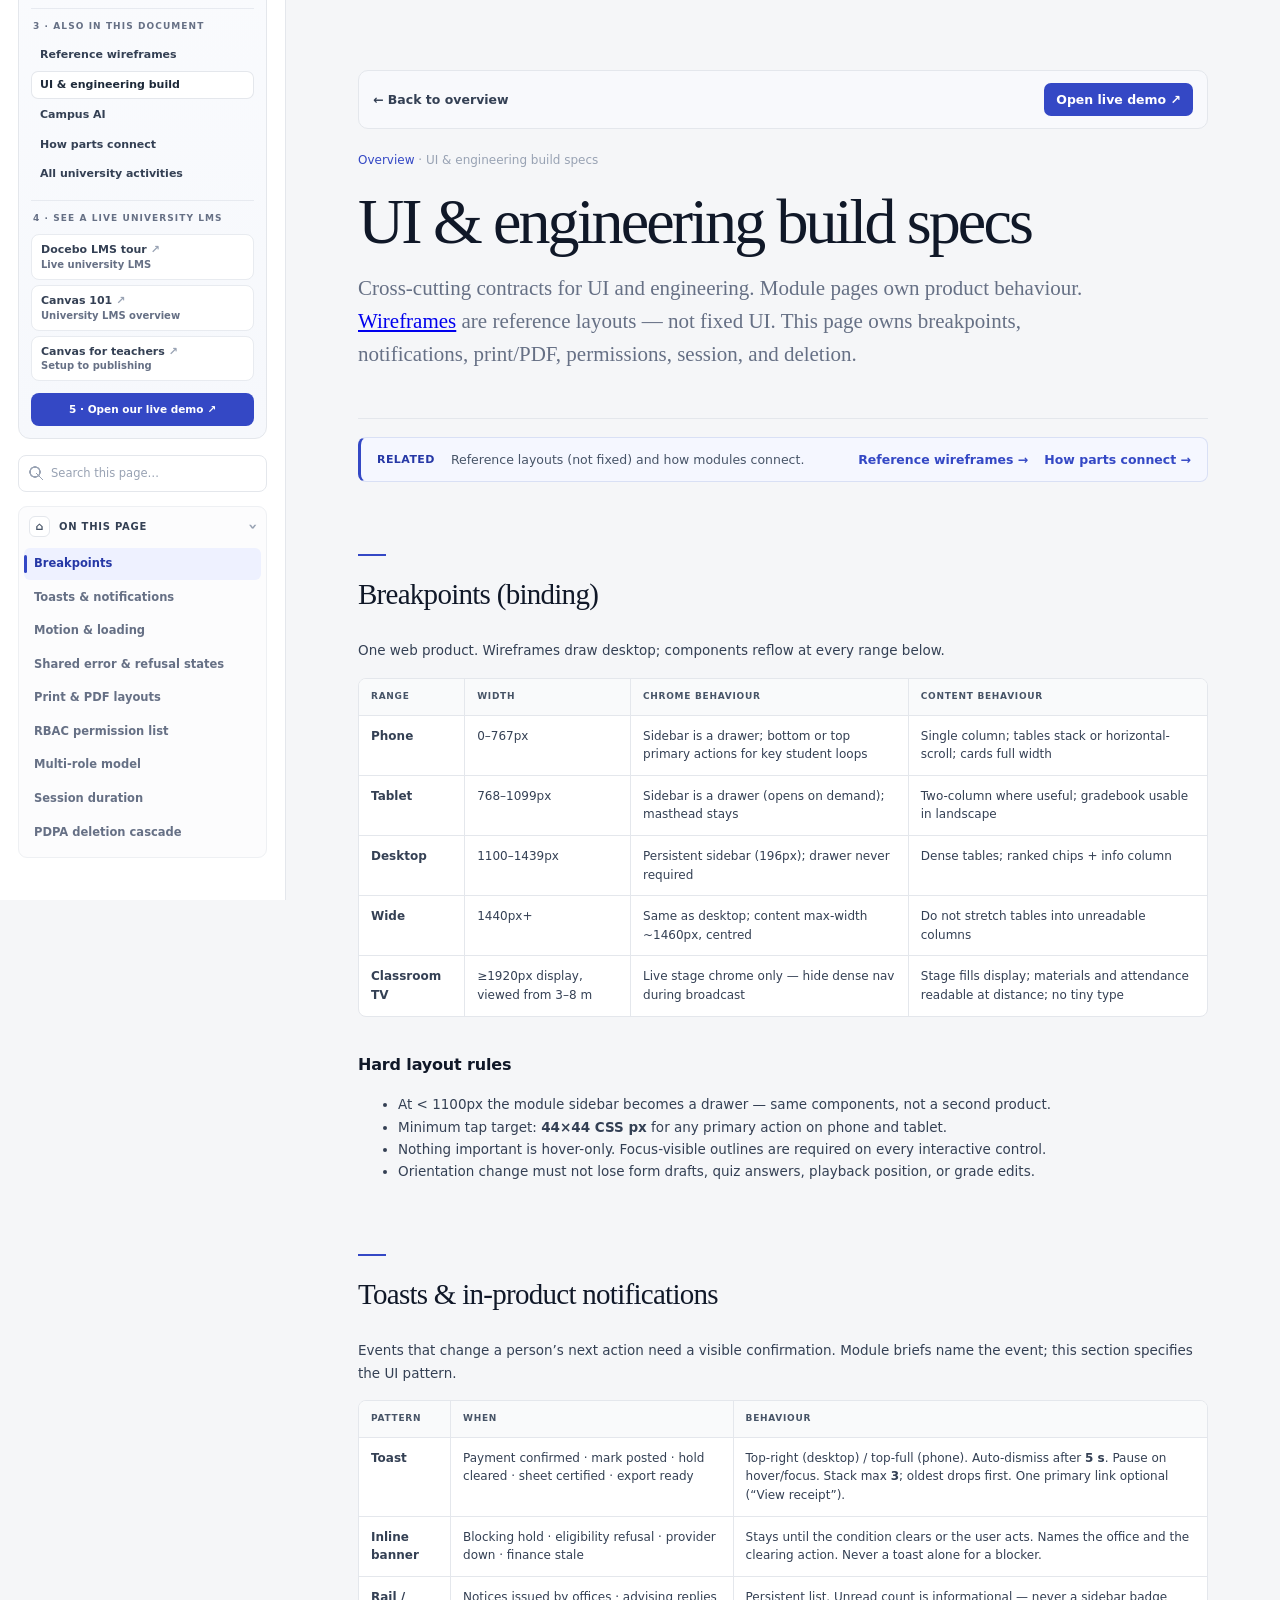
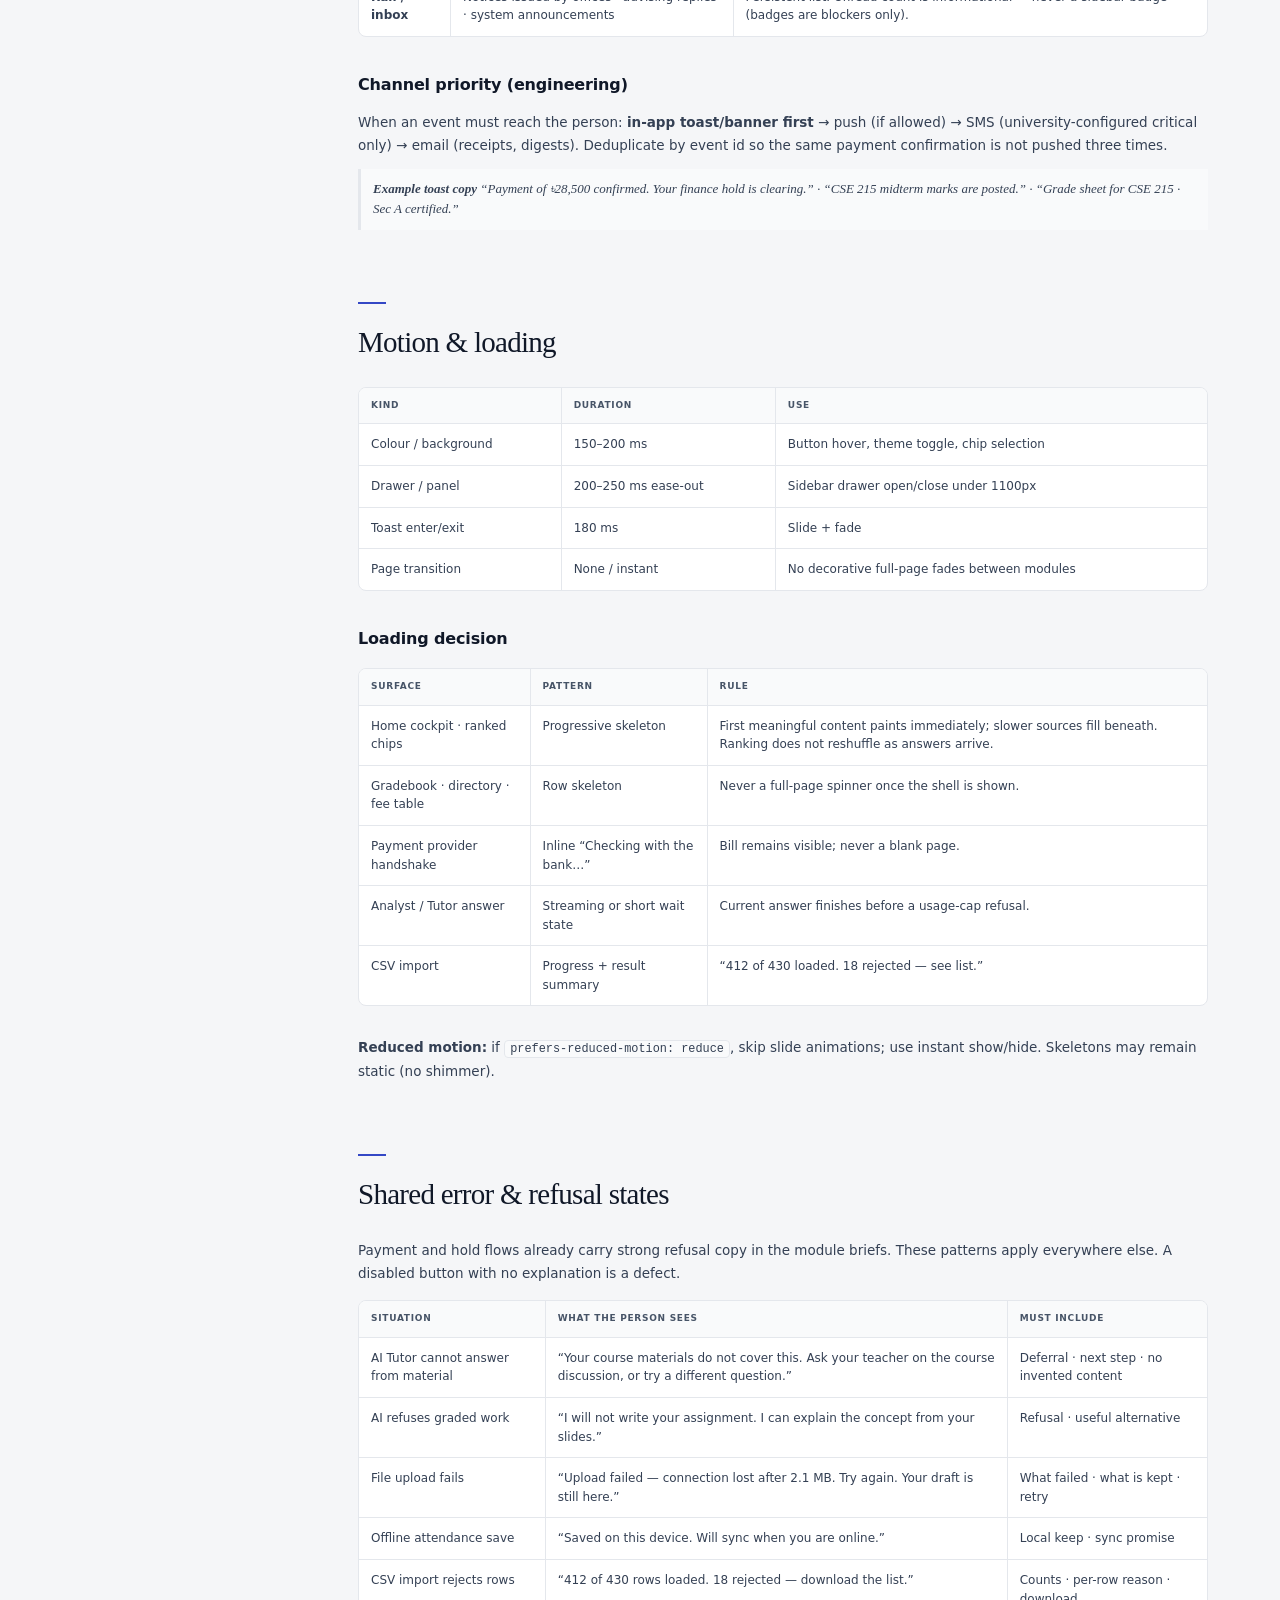
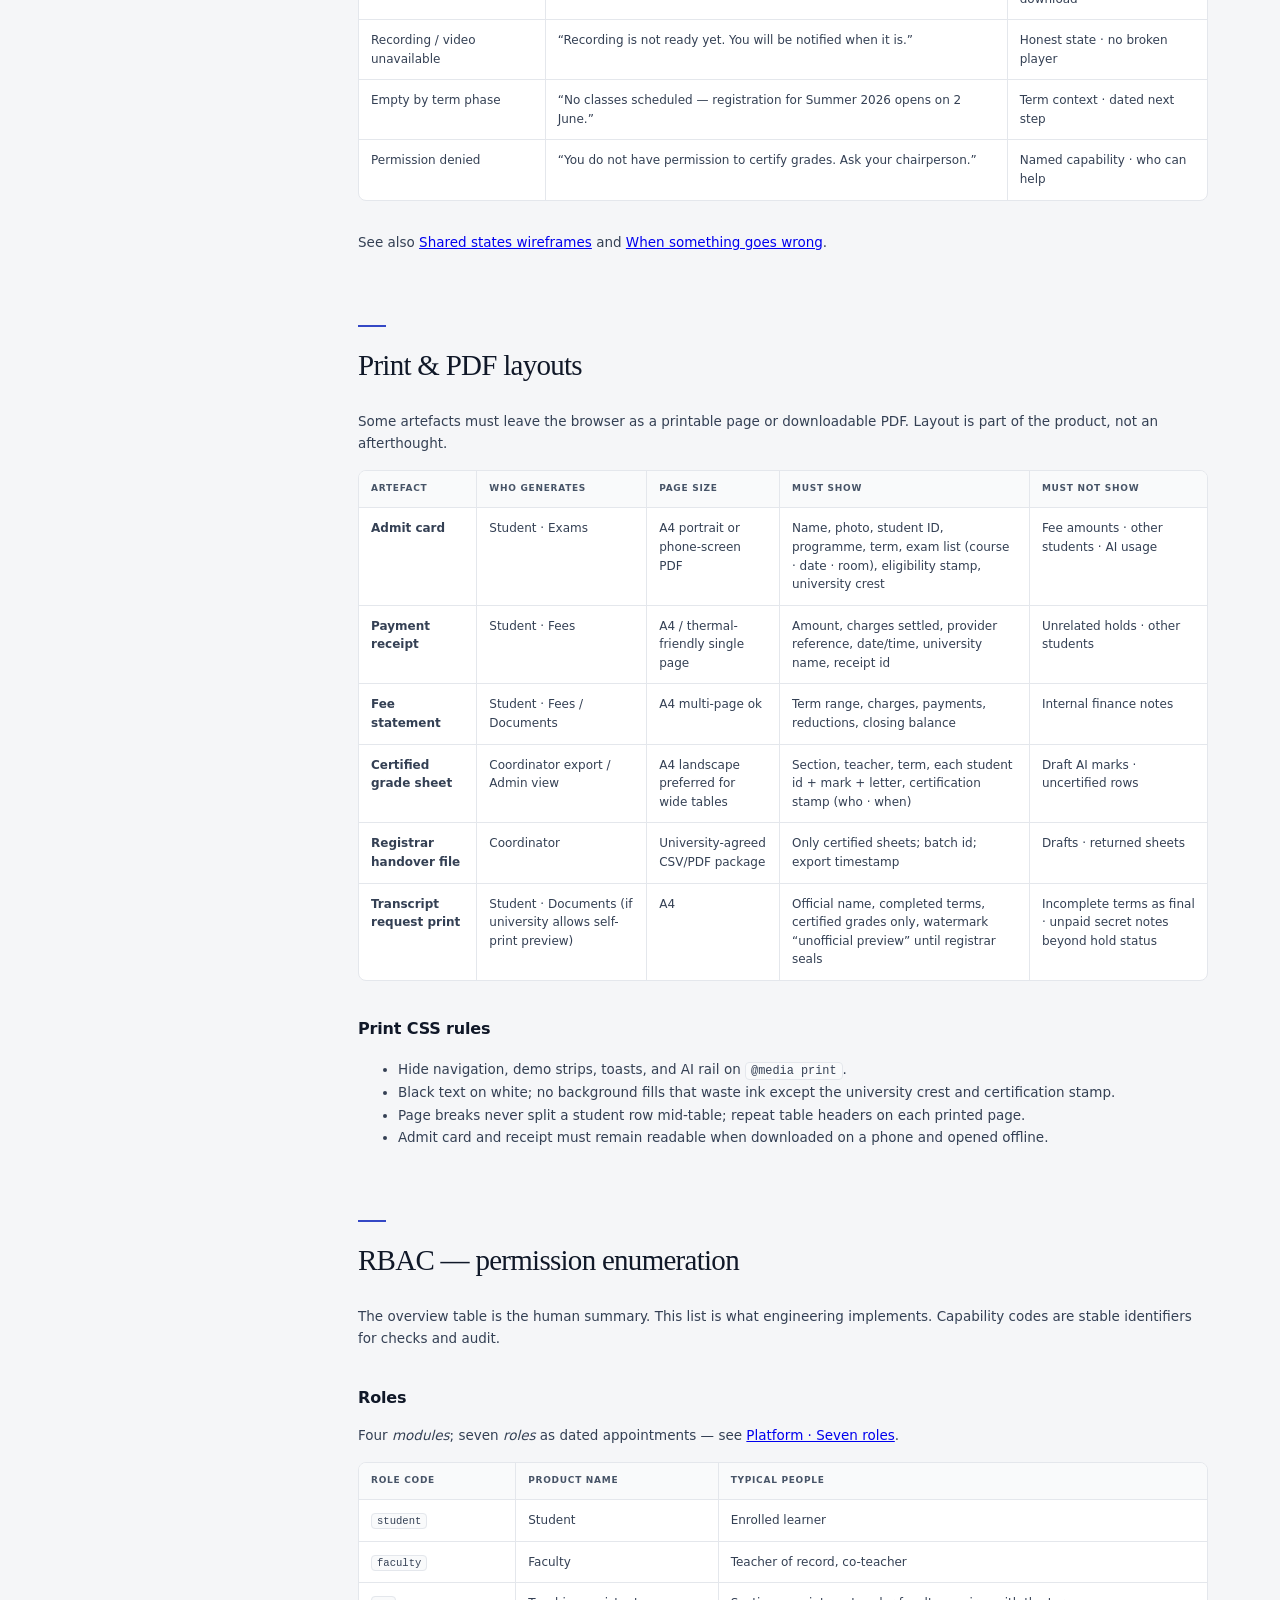
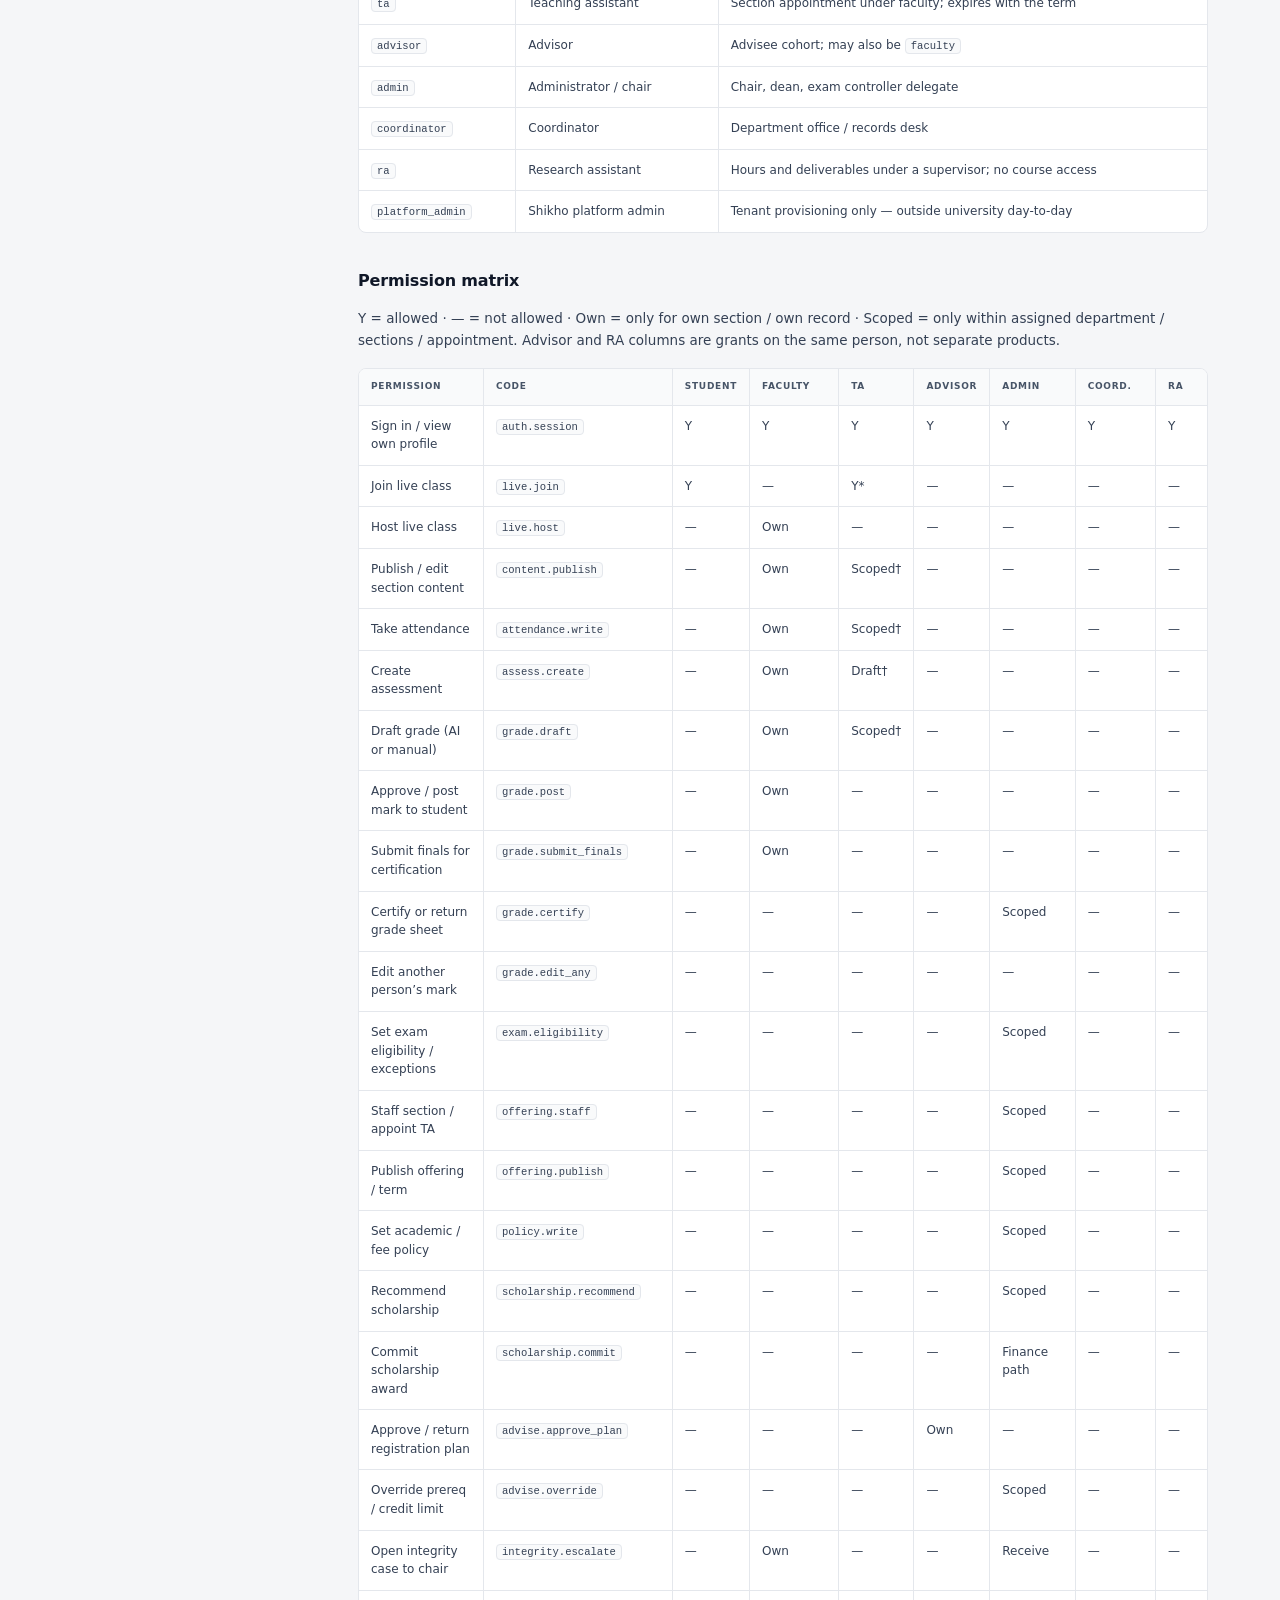
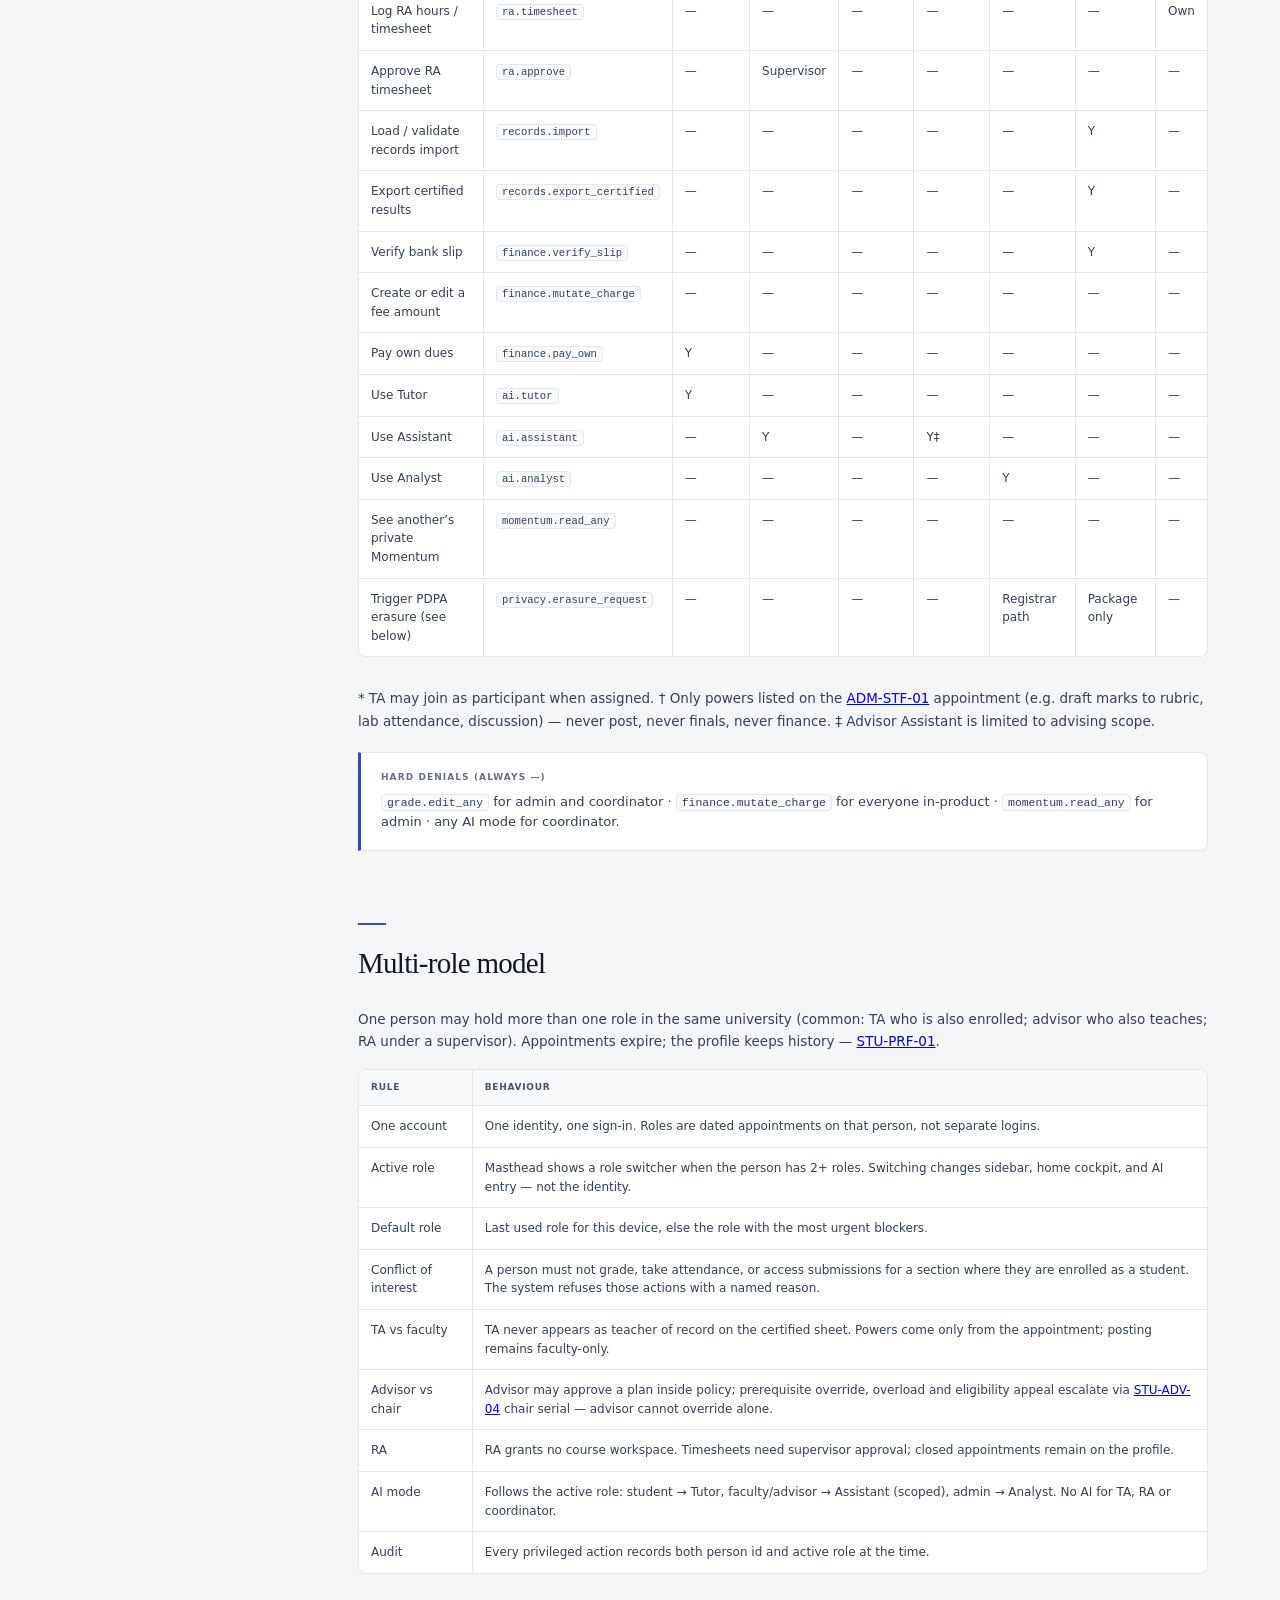
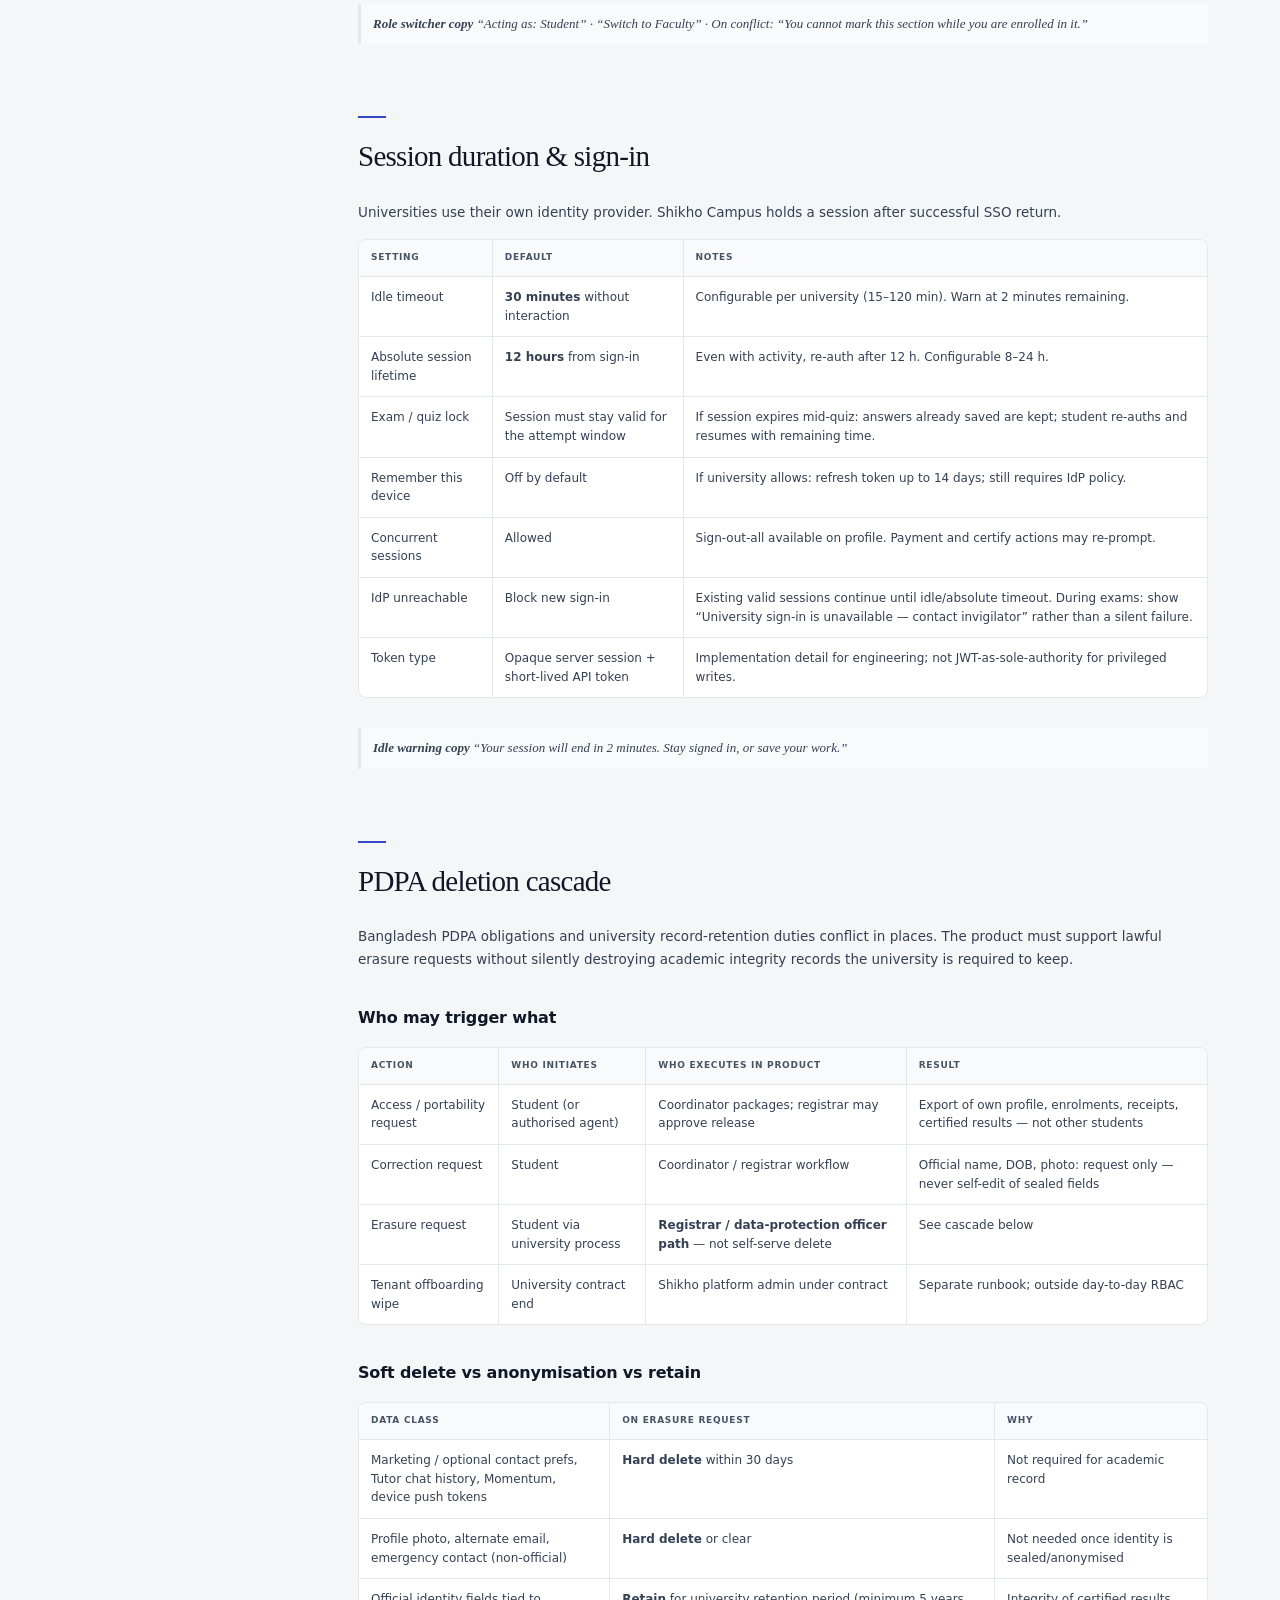
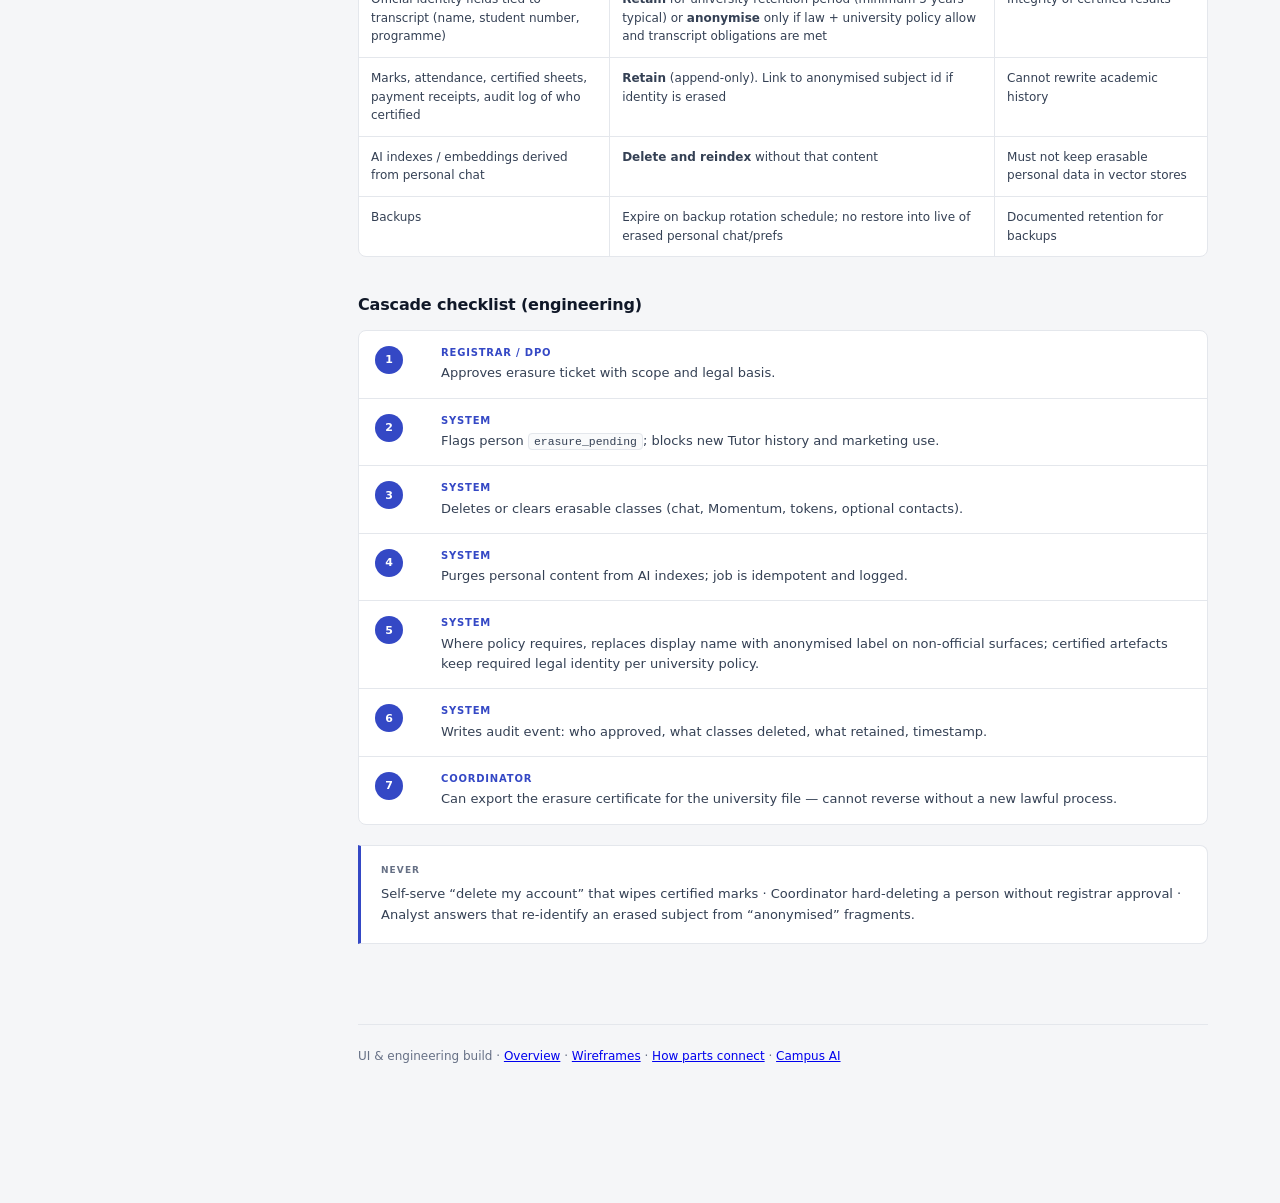
<file: prd-local/build.html>
<!DOCTYPE html>
<html lang="en">
<head>
<meta charset="utf-8"/>
<meta name="viewport" content="width=device-width, initial-scale=1"/>
<title>UI &amp; engineering build specs — Shikho Campus PRD</title>
<link rel="stylesheet" href="./pro.css?v=24"/>
<link rel="stylesheet" href="./spec.css?v=24"/>
<link rel="stylesheet" href="./dev.css?v=24"/>
<script src="./nav.js?v=24" defer></script>
</head>
<body>
<div class="layout">

<nav>
  <div class="brand">Shikho Campus</div>
  <div class="sub">UI &amp; engineering build</div>

  <div class="g">On this page</div>
  <a href="#breakpoints">Breakpoints</a>
  <a href="#toast">Toasts &amp; notifications</a>
  <a href="#motion">Motion &amp; loading</a>
  <a href="#errors">Shared error &amp; refusal states</a>
  <a href="#print">Print &amp; PDF layouts</a>
  <a href="#rbac">RBAC permission list</a>
  <a href="#multirole">Multi-role model</a>
  <a href="#session">Session duration</a>
  <a href="#pdpa">PDPA deletion cascade</a>

  <div class="g">Modules</div>
  <a href="./index.html">Overview</a>
  <a href="./student.html">Student</a>
  <a href="./faculty.html">Faculty</a>
  <a href="./admin.html">Administrator</a>
  <a href="./coordinator.html">Coordinator</a>
  <a href="./wireframes.html">Wireframes</a>
  <a href="./platform.html">How parts connect</a>
</nav>

<main>
<div class="page-bar">
  <a class="page-bar-back" href="./index.html">← Back to overview</a>
  <a class="page-bar-demo" href="https://shikho-brac-platform.vercel.app/" target="_blank" rel="noopener">Open live demo ↗</a>
</div>
<p class="crumb"><a href="./index.html">Overview</a> · UI &amp; engineering build specs</p>

<header>
  <h1>UI &amp; engineering build specs</h1>
  <p class="lede">Cross-cutting contracts for UI and engineering. Module pages own product behaviour. <a href="./wireframes.html">Wireframes</a> are reference layouts — not fixed UI. This page owns breakpoints, notifications, print/PDF, permissions, session, and deletion.</p>
</header>

<aside class="demo-strip">
  <strong>Related</strong>
  <span>Reference layouts (not fixed) and how modules connect.</span>
  <a href="./wireframes.html">Reference wireframes →</a>
  <a href="./platform.html">How parts connect →</a>
</aside>

<section id="breakpoints">
  <h2>Breakpoints (binding)</h2>
  <p>One web product. Wireframes draw desktop; components reflow at every range below.</p>
  <table>
    <tr><th>Range</th><th>Width</th><th>Chrome behaviour</th><th>Content behaviour</th></tr>
    <tr><td><strong>Phone</strong></td><td>0–767px</td><td>Sidebar is a drawer; bottom or top primary actions for key student loops</td><td>Single column; tables stack or horizontal-scroll; cards full width</td></tr>
    <tr><td><strong>Tablet</strong></td><td>768–1099px</td><td>Sidebar is a drawer (opens on demand); masthead stays</td><td>Two-column where useful; gradebook usable in landscape</td></tr>
    <tr><td><strong>Desktop</strong></td><td>1100–1439px</td><td>Persistent sidebar (196px); drawer never required</td><td>Dense tables; ranked chips + info column</td></tr>
    <tr><td><strong>Wide</strong></td><td>1440px+</td><td>Same as desktop; content max-width ~1460px, centred</td><td>Do not stretch tables into unreadable columns</td></tr>
    <tr><td><strong>Classroom TV</strong></td><td>≥1920px display, viewed from 3–8 m</td><td>Live stage chrome only — hide dense nav during broadcast</td><td>Stage fills display; materials and attendance readable at distance; no tiny type</td></tr>
  </table>
  <h3>Hard layout rules</h3>
  <ul>
    <li>At &lt; 1100px the module sidebar becomes a drawer — same components, not a second product.</li>
    <li>Minimum tap target: <strong>44×44 CSS px</strong> for any primary action on phone and tablet.</li>
    <li>Nothing important is hover-only. Focus-visible outlines are required on every interactive control.</li>
    <li>Orientation change must not lose form drafts, quiz answers, playback position, or grade edits.</li>
  </ul>
</section>

<section id="toast">
  <h2>Toasts &amp; in-product notifications</h2>
  <p>Events that change a person’s next action need a visible confirmation. Module briefs name the event; this section specifies the UI pattern.</p>
  <table>
    <tr><th>Pattern</th><th>When</th><th>Behaviour</th></tr>
    <tr><td><strong>Toast</strong></td><td>Payment confirmed · mark posted · hold cleared · sheet certified · export ready</td><td>Top-right (desktop) / top-full (phone). Auto-dismiss after <strong>5 s</strong>. Pause on hover/focus. Stack max <strong>3</strong>; oldest drops first. One primary link optional (“View receipt”).</td></tr>
    <tr><td><strong>Inline banner</strong></td><td>Blocking hold · eligibility refusal · provider down · finance stale</td><td>Stays until the condition clears or the user acts. Names the office and the clearing action. Never a toast alone for a blocker.</td></tr>
    <tr><td><strong>Rail / inbox</strong></td><td>Notices issued by offices · advising replies · system announcements</td><td>Persistent list. Unread count is informational — never a sidebar badge (badges are blockers only).</td></tr>
  </table>
  <h3>Channel priority (engineering)</h3>
  <p>When an event must reach the person: <strong>in-app toast/banner first</strong> → push (if allowed) → SMS (university-configured critical only) → email (receipts, digests). Deduplicate by event id so the same payment confirmation is not pushed three times.</p>
  <div class="copy">
    <b>Example toast copy</b>
    “Payment of ৳28,500 confirmed. Your finance hold is clearing.” · “CSE 215 midterm marks are posted.” · “Grade sheet for CSE 215 · Sec A certified.”
  </div>
</section>

<section id="motion">
  <h2>Motion &amp; loading</h2>
  <table>
    <tr><th>Kind</th><th>Duration</th><th>Use</th></tr>
    <tr><td>Colour / background</td><td>150–200 ms</td><td>Button hover, theme toggle, chip selection</td></tr>
    <tr><td>Drawer / panel</td><td>200–250 ms ease-out</td><td>Sidebar drawer open/close under 1100px</td></tr>
    <tr><td>Toast enter/exit</td><td>180 ms</td><td>Slide + fade</td></tr>
    <tr><td>Page transition</td><td>None / instant</td><td>No decorative full-page fades between modules</td></tr>
  </table>
  <h3>Loading decision</h3>
  <table>
    <tr><th>Surface</th><th>Pattern</th><th>Rule</th></tr>
    <tr><td>Home cockpit · ranked chips</td><td>Progressive skeleton</td><td>First meaningful content paints immediately; slower sources fill beneath. Ranking does not reshuffle as answers arrive.</td></tr>
    <tr><td>Gradebook · directory · fee table</td><td>Row skeleton</td><td>Never a full-page spinner once the shell is shown.</td></tr>
    <tr><td>Payment provider handshake</td><td>Inline “Checking with the bank…”</td><td>Bill remains visible; never a blank page.</td></tr>
    <tr><td>Analyst / Tutor answer</td><td>Streaming or short wait state</td><td>Current answer finishes before a usage-cap refusal.</td></tr>
    <tr><td>CSV import</td><td>Progress + result summary</td><td>“412 of 430 loaded. 18 rejected — see list.”</td></tr>
  </table>
  <p><strong>Reduced motion:</strong> if <code>prefers-reduced-motion: reduce</code>, skip slide animations; use instant show/hide. Skeletons may remain static (no shimmer).</p>
</section>

<section id="errors">
  <h2>Shared error &amp; refusal states</h2>
  <p>Payment and hold flows already carry strong refusal copy in the module briefs. These patterns apply everywhere else. A disabled button with no explanation is a defect.</p>
  <table>
    <tr><th>Situation</th><th>What the person sees</th><th>Must include</th></tr>
    <tr><td>AI Tutor cannot answer from material</td><td>“Your course materials do not cover this. Ask your teacher on the course discussion, or try a different question.”</td><td>Deferral · next step · no invented content</td></tr>
    <tr><td>AI refuses graded work</td><td>“I will not write your assignment. I can explain the concept from your slides.”</td><td>Refusal · useful alternative</td></tr>
    <tr><td>File upload fails</td><td>“Upload failed — connection lost after 2.1 MB. Try again. Your draft is still here.”</td><td>What failed · what is kept · retry</td></tr>
    <tr><td>Offline attendance save</td><td>“Saved on this device. Will sync when you are online.”</td><td>Local keep · sync promise</td></tr>
    <tr><td>CSV import rejects rows</td><td>“412 of 430 rows loaded. 18 rejected — download the list.”</td><td>Counts · per-row reason · download</td></tr>
    <tr><td>Recording / video unavailable</td><td>“Recording is not ready yet. You will be notified when it is.”</td><td>Honest state · no broken player</td></tr>
    <tr><td>Empty by term phase</td><td>“No classes scheduled — registration for Summer 2026 opens on 2 June.”</td><td>Term context · dated next step</td></tr>
    <tr><td>Permission denied</td><td>“You do not have permission to certify grades. Ask your chairperson.”</td><td>Named capability · who can help</td></tr>
  </table>
  <p>See also <a href="./wireframes.html#wf-shared">Shared states wireframes</a> and <a href="./platform.html#failures">When something goes wrong</a>.</p>
</section>

<section id="print">
  <h2>Print &amp; PDF layouts</h2>
  <p>Some artefacts must leave the browser as a printable page or downloadable PDF. Layout is part of the product, not an afterthought.</p>
  <table>
    <tr><th>Artefact</th><th>Who generates</th><th>Page size</th><th>Must show</th><th>Must not show</th></tr>
    <tr><td><strong>Admit card</strong></td><td>Student · Exams</td><td>A4 portrait or phone-screen PDF</td><td>Name, photo, student ID, programme, term, exam list (course · date · room), eligibility stamp, university crest</td><td>Fee amounts · other students · AI usage</td></tr>
    <tr><td><strong>Payment receipt</strong></td><td>Student · Fees</td><td>A4 / thermal-friendly single page</td><td>Amount, charges settled, provider reference, date/time, university name, receipt id</td><td>Unrelated holds · other students</td></tr>
    <tr><td><strong>Fee statement</strong></td><td>Student · Fees / Documents</td><td>A4 multi-page ok</td><td>Term range, charges, payments, reductions, closing balance</td><td>Internal finance notes</td></tr>
    <tr><td><strong>Certified grade sheet</strong></td><td>Coordinator export / Admin view</td><td>A4 landscape preferred for wide tables</td><td>Section, teacher, term, each student id + mark + letter, certification stamp (who · when)</td><td>Draft AI marks · uncertified rows</td></tr>
    <tr><td><strong>Registrar handover file</strong></td><td>Coordinator</td><td>University-agreed CSV/PDF package</td><td>Only certified sheets; batch id; export timestamp</td><td>Drafts · returned sheets</td></tr>
    <tr><td><strong>Transcript request print</strong></td><td>Student · Documents (if university allows self-print preview)</td><td>A4</td><td>Official name, completed terms, certified grades only, watermark “unofficial preview” until registrar seals</td><td>Incomplete terms as final · unpaid secret notes beyond hold status</td></tr>
  </table>
  <h3>Print CSS rules</h3>
  <ul>
    <li>Hide navigation, demo strips, toasts, and AI rail on <code>@media print</code>.</li>
    <li>Black text on white; no background fills that waste ink except the university crest and certification stamp.</li>
    <li>Page breaks never split a student row mid-table; repeat table headers on each printed page.</li>
    <li>Admit card and receipt must remain readable when downloaded on a phone and opened offline.</li>
  </ul>
</section>

<section id="rbac">
  <h2>RBAC — permission enumeration</h2>
  <p>The overview table is the human summary. This list is what engineering implements. Capability codes are stable identifiers for checks and audit.</p>

  <h3>Roles</h3>
  <p>Four <em>modules</em>; seven <em>roles</em> as dated appointments — see <a href="./platform.html#roles">Platform · Seven roles</a>.</p>
  <table>
    <tr><th>Role code</th><th>Product name</th><th>Typical people</th></tr>
    <tr><td><code>student</code></td><td>Student</td><td>Enrolled learner</td></tr>
    <tr><td><code>faculty</code></td><td>Faculty</td><td>Teacher of record, co-teacher</td></tr>
    <tr><td><code>ta</code></td><td>Teaching assistant</td><td>Section appointment under faculty; expires with the term</td></tr>
    <tr><td><code>advisor</code></td><td>Advisor</td><td>Advisee cohort; may also be <code>faculty</code></td></tr>
    <tr><td><code>admin</code></td><td>Administrator / chair</td><td>Chair, dean, exam controller delegate</td></tr>
    <tr><td><code>coordinator</code></td><td>Coordinator</td><td>Department office / records desk</td></tr>
    <tr><td><code>ra</code></td><td>Research assistant</td><td>Hours and deliverables under a supervisor; no course access</td></tr>
    <tr><td><code>platform_admin</code></td><td>Shikho platform admin</td><td>Tenant provisioning only — outside university day-to-day</td></tr>
  </table>

  <h3>Permission matrix</h3>
  <p>Y = allowed · — = not allowed · Own = only for own section / own record · Scoped = only within assigned department / sections / appointment. Advisor and RA columns are grants on the same person, not separate products.</p>
  <table>
    <tr><th>Permission</th><th>Code</th><th>Student</th><th>Faculty</th><th>TA</th><th>Advisor</th><th>Admin</th><th>Coord.</th><th>RA</th></tr>
    <tr><td>Sign in / view own profile</td><td><code>auth.session</code></td><td>Y</td><td>Y</td><td>Y</td><td>Y</td><td>Y</td><td>Y</td><td>Y</td></tr>
    <tr><td>Join live class</td><td><code>live.join</code></td><td>Y</td><td>—</td><td>Y*</td><td>—</td><td>—</td><td>—</td><td>—</td></tr>
    <tr><td>Host live class</td><td><code>live.host</code></td><td>—</td><td>Own</td><td>—</td><td>—</td><td>—</td><td>—</td><td>—</td></tr>
    <tr><td>Publish / edit section content</td><td><code>content.publish</code></td><td>—</td><td>Own</td><td>Scoped†</td><td>—</td><td>—</td><td>—</td><td>—</td></tr>
    <tr><td>Take attendance</td><td><code>attendance.write</code></td><td>—</td><td>Own</td><td>Scoped†</td><td>—</td><td>—</td><td>—</td><td>—</td></tr>
    <tr><td>Create assessment</td><td><code>assess.create</code></td><td>—</td><td>Own</td><td>Draft†</td><td>—</td><td>—</td><td>—</td><td>—</td></tr>
    <tr><td>Draft grade (AI or manual)</td><td><code>grade.draft</code></td><td>—</td><td>Own</td><td>Scoped†</td><td>—</td><td>—</td><td>—</td><td>—</td></tr>
    <tr><td>Approve / post mark to student</td><td><code>grade.post</code></td><td>—</td><td>Own</td><td>—</td><td>—</td><td>—</td><td>—</td><td>—</td></tr>
    <tr><td>Submit finals for certification</td><td><code>grade.submit_finals</code></td><td>—</td><td>Own</td><td>—</td><td>—</td><td>—</td><td>—</td><td>—</td></tr>
    <tr><td>Certify or return grade sheet</td><td><code>grade.certify</code></td><td>—</td><td>—</td><td>—</td><td>—</td><td>Scoped</td><td>—</td><td>—</td></tr>
    <tr><td>Edit another person’s mark</td><td><code>grade.edit_any</code></td><td>—</td><td>—</td><td>—</td><td>—</td><td>—</td><td>—</td><td>—</td></tr>
    <tr><td>Set exam eligibility / exceptions</td><td><code>exam.eligibility</code></td><td>—</td><td>—</td><td>—</td><td>—</td><td>Scoped</td><td>—</td><td>—</td></tr>
    <tr><td>Staff section / appoint TA</td><td><code>offering.staff</code></td><td>—</td><td>—</td><td>—</td><td>—</td><td>Scoped</td><td>—</td><td>—</td></tr>
    <tr><td>Publish offering / term</td><td><code>offering.publish</code></td><td>—</td><td>—</td><td>—</td><td>—</td><td>Scoped</td><td>—</td><td>—</td></tr>
    <tr><td>Set academic / fee policy</td><td><code>policy.write</code></td><td>—</td><td>—</td><td>—</td><td>—</td><td>Scoped</td><td>—</td><td>—</td></tr>
    <tr><td>Recommend scholarship</td><td><code>scholarship.recommend</code></td><td>—</td><td>—</td><td>—</td><td>—</td><td>Scoped</td><td>—</td><td>—</td></tr>
    <tr><td>Commit scholarship award</td><td><code>scholarship.commit</code></td><td>—</td><td>—</td><td>—</td><td>—</td><td>Finance path</td><td>—</td><td>—</td></tr>
    <tr><td>Approve / return registration plan</td><td><code>advise.approve_plan</code></td><td>—</td><td>—</td><td>—</td><td>Own</td><td>—</td><td>—</td><td>—</td></tr>
    <tr><td>Override prereq / credit limit</td><td><code>advise.override</code></td><td>—</td><td>—</td><td>—</td><td>—</td><td>Scoped</td><td>—</td><td>—</td></tr>
    <tr><td>Open integrity case to chair</td><td><code>integrity.escalate</code></td><td>—</td><td>Own</td><td>—</td><td>—</td><td>Receive</td><td>—</td><td>—</td></tr>
    <tr><td>Log RA hours / timesheet</td><td><code>ra.timesheet</code></td><td>—</td><td>—</td><td>—</td><td>—</td><td>—</td><td>—</td><td>Own</td></tr>
    <tr><td>Approve RA timesheet</td><td><code>ra.approve</code></td><td>—</td><td>Supervisor</td><td>—</td><td>—</td><td>—</td><td>—</td><td>—</td></tr>
    <tr><td>Load / validate records import</td><td><code>records.import</code></td><td>—</td><td>—</td><td>—</td><td>—</td><td>—</td><td>Y</td><td>—</td></tr>
    <tr><td>Export certified results</td><td><code>records.export_certified</code></td><td>—</td><td>—</td><td>—</td><td>—</td><td>—</td><td>Y</td><td>—</td></tr>
    <tr><td>Verify bank slip</td><td><code>finance.verify_slip</code></td><td>—</td><td>—</td><td>—</td><td>—</td><td>—</td><td>Y</td><td>—</td></tr>
    <tr><td>Create or edit a fee amount</td><td><code>finance.mutate_charge</code></td><td>—</td><td>—</td><td>—</td><td>—</td><td>—</td><td>—</td><td>—</td></tr>
    <tr><td>Pay own dues</td><td><code>finance.pay_own</code></td><td>Y</td><td>—</td><td>—</td><td>—</td><td>—</td><td>—</td><td>—</td></tr>
    <tr><td>Use Tutor</td><td><code>ai.tutor</code></td><td>Y</td><td>—</td><td>—</td><td>—</td><td>—</td><td>—</td><td>—</td></tr>
    <tr><td>Use Assistant</td><td><code>ai.assistant</code></td><td>—</td><td>Y</td><td>—</td><td>Y‡</td><td>—</td><td>—</td><td>—</td></tr>
    <tr><td>Use Analyst</td><td><code>ai.analyst</code></td><td>—</td><td>—</td><td>—</td><td>—</td><td>Y</td><td>—</td><td>—</td></tr>
    <tr><td>See another’s private Momentum</td><td><code>momentum.read_any</code></td><td>—</td><td>—</td><td>—</td><td>—</td><td>—</td><td>—</td><td>—</td></tr>
    <tr><td>Trigger PDPA erasure (see below)</td><td><code>privacy.erasure_request</code></td><td>—</td><td>—</td><td>—</td><td>—</td><td>Registrar path</td><td>Package only</td><td>—</td></tr>
  </table>
  <p>* TA may join as participant when assigned. † Only powers listed on the <a href="./admin.html#ADM-STF-01">ADM-STF-01</a> appointment (e.g. draft marks to rubric, lab attendance, discussion) — never post, never finals, never finance. ‡ Advisor Assistant is limited to advising scope.</p>
  <div class="callout">
    <b>Hard denials (always —)</b>
    <code>grade.edit_any</code> for admin and coordinator · <code>finance.mutate_charge</code> for everyone in-product · <code>momentum.read_any</code> for admin · any AI mode for coordinator.
  </div>
</section>

<section id="multirole">
  <h2>Multi-role model</h2>
  <p>One person may hold more than one role in the same university (common: TA who is also enrolled; advisor who also teaches; RA under a supervisor). Appointments expire; the profile keeps history — <a href="./student.html#STU-PRF-01">STU-PRF-01</a>.</p>
  <table>
    <tr><th>Rule</th><th>Behaviour</th></tr>
    <tr><td>One account</td><td>One identity, one sign-in. Roles are dated appointments on that person, not separate logins.</td></tr>
    <tr><td>Active role</td><td>Masthead shows a role switcher when the person has 2+ roles. Switching changes sidebar, home cockpit, and AI entry — not the identity.</td></tr>
    <tr><td>Default role</td><td>Last used role for this device, else the role with the most urgent blockers.</td></tr>
    <tr><td>Conflict of interest</td><td>A person must not grade, take attendance, or access submissions for a section where they are enrolled as a student. The system refuses those actions with a named reason.</td></tr>
    <tr><td>TA vs faculty</td><td>TA never appears as teacher of record on the certified sheet. Powers come only from the appointment; posting remains faculty-only.</td></tr>
    <tr><td>Advisor vs chair</td><td>Advisor may approve a plan inside policy; prerequisite override, overload and eligibility appeal escalate via <a href="./student.html#STU-ADV-04">STU-ADV-04</a> chair serial — advisor cannot override alone.</td></tr>
    <tr><td>RA</td><td>RA grants no course workspace. Timesheets need supervisor approval; closed appointments remain on the profile.</td></tr>
    <tr><td>AI mode</td><td>Follows the active role: student → Tutor, faculty/advisor → Assistant (scoped), admin → Analyst. No AI for TA, RA or coordinator.</td></tr>
    <tr><td>Audit</td><td>Every privileged action records both person id and active role at the time.</td></tr>
  </table>
  <div class="copy">
    <b>Role switcher copy</b>
    “Acting as: Student” · “Switch to Faculty” · On conflict: “You cannot mark this section while you are enrolled in it.”
  </div>
</section>

<section id="session">
  <h2>Session duration &amp; sign-in</h2>
  <p>Universities use their own identity provider. Shikho Campus holds a session after successful SSO return.</p>
  <table>
    <tr><th>Setting</th><th>Default</th><th>Notes</th></tr>
    <tr><td>Idle timeout</td><td><strong>30 minutes</strong> without interaction</td><td>Configurable per university (15–120 min). Warn at 2 minutes remaining.</td></tr>
    <tr><td>Absolute session lifetime</td><td><strong>12 hours</strong> from sign-in</td><td>Even with activity, re-auth after 12 h. Configurable 8–24 h.</td></tr>
    <tr><td>Exam / quiz lock</td><td>Session must stay valid for the attempt window</td><td>If session expires mid-quiz: answers already saved are kept; student re-auths and resumes with remaining time.</td></tr>
    <tr><td>Remember this device</td><td>Off by default</td><td>If university allows: refresh token up to 14 days; still requires IdP policy.</td></tr>
    <tr><td>Concurrent sessions</td><td>Allowed</td><td>Sign-out-all available on profile. Payment and certify actions may re-prompt.</td></tr>
    <tr><td>IdP unreachable</td><td>Block new sign-in</td><td>Existing valid sessions continue until idle/absolute timeout. During exams: show “University sign-in is unavailable — contact invigilator” rather than a silent failure.</td></tr>
    <tr><td>Token type</td><td>Opaque server session + short-lived API token</td><td>Implementation detail for engineering; not JWT-as-sole-authority for privileged writes.</td></tr>
  </table>
  <div class="copy">
    <b>Idle warning copy</b>
    “Your session will end in 2 minutes. Stay signed in, or save your work.”
  </div>
</section>

<section id="pdpa">
  <h2>PDPA deletion cascade</h2>
  <p>Bangladesh PDPA obligations and university record-retention duties conflict in places. The product must support lawful erasure requests without silently destroying academic integrity records the university is required to keep.</p>

  <h3>Who may trigger what</h3>
  <table>
    <tr><th>Action</th><th>Who initiates</th><th>Who executes in product</th><th>Result</th></tr>
    <tr><td>Access / portability request</td><td>Student (or authorised agent)</td><td>Coordinator packages; registrar may approve release</td><td>Export of own profile, enrolments, receipts, certified results — not other students</td></tr>
    <tr><td>Correction request</td><td>Student</td><td>Coordinator / registrar workflow</td><td>Official name, DOB, photo: request only — never self-edit of sealed fields</td></tr>
    <tr><td>Erasure request</td><td>Student via university process</td><td><strong>Registrar / data-protection officer path</strong> — not self-serve delete</td><td>See cascade below</td></tr>
    <tr><td>Tenant offboarding wipe</td><td>University contract end</td><td>Shikho platform admin under contract</td><td>Separate runbook; outside day-to-day RBAC</td></tr>
  </table>

  <h3>Soft delete vs anonymisation vs retain</h3>
  <table>
    <tr><th>Data class</th><th>On erasure request</th><th>Why</th></tr>
    <tr><td>Marketing / optional contact prefs, Tutor chat history, Momentum, device push tokens</td><td><strong>Hard delete</strong> within 30 days</td><td>Not required for academic record</td></tr>
    <tr><td>Profile photo, alternate email, emergency contact (non-official)</td><td><strong>Hard delete</strong> or clear</td><td>Not needed once identity is sealed/anonymised</td></tr>
    <tr><td>Official identity fields tied to transcript (name, student number, programme)</td><td><strong>Retain</strong> for university retention period (minimum 5 years typical) or <strong>anonymise</strong> only if law + university policy allow and transcript obligations are met</td><td>Integrity of certified results</td></tr>
    <tr><td>Marks, attendance, certified sheets, payment receipts, audit log of who certified</td><td><strong>Retain</strong> (append-only). Link to anonymised subject id if identity is erased</td><td>Cannot rewrite academic history</td></tr>
    <tr><td>AI indexes / embeddings derived from personal chat</td><td><strong>Delete and reindex</strong> without that content</td><td>Must not keep erasable personal data in vector stores</td></tr>
    <tr><td>Backups</td><td>Expire on backup rotation schedule; no restore into live of erased personal chat/prefs</td><td>Documented retention for backups</td></tr>
  </table>

  <h3>Cascade checklist (engineering)</h3>
  <ol class="journey">
    <li><span class="n">1</span><div><span class="who">Registrar / DPO</span>Approves erasure ticket with scope and legal basis.</div></li>
    <li><span class="n">2</span><div><span class="who">System</span>Flags person <code>erasure_pending</code>; blocks new Tutor history and marketing use.</div></li>
    <li><span class="n">3</span><div><span class="who">System</span>Deletes or clears erasable classes (chat, Momentum, tokens, optional contacts).</div></li>
    <li><span class="n">4</span><div><span class="who">System</span>Purges personal content from AI indexes; job is idempotent and logged.</div></li>
    <li><span class="n">5</span><div><span class="who">System</span>Where policy requires, replaces display name with anonymised label on non-official surfaces; certified artefacts keep required legal identity per university policy.</div></li>
    <li><span class="n">6</span><div><span class="who">System</span>Writes audit event: who approved, what classes deleted, what retained, timestamp.</div></li>
    <li><span class="n">7</span><div><span class="who">Coordinator</span>Can export the erasure certificate for the university file — cannot reverse without a new lawful process.</div></li>
  </ol>
  <div class="callout">
    <b>Never</b>
    Self-serve “delete my account” that wipes certified marks · Coordinator hard-deleting a person without registrar approval · Analyst answers that re-identify an erased subject from “anonymised” fragments.
  </div>
</section>

<footer>
  UI &amp; engineering build · <a href="./index.html">Overview</a> · <a href="./wireframes.html">Wireframes</a> · <a href="./platform.html">How parts connect</a> · <a href="./ai.html">Campus AI</a>
</footer>
</main>
</div>
</body>
</html>
</file>
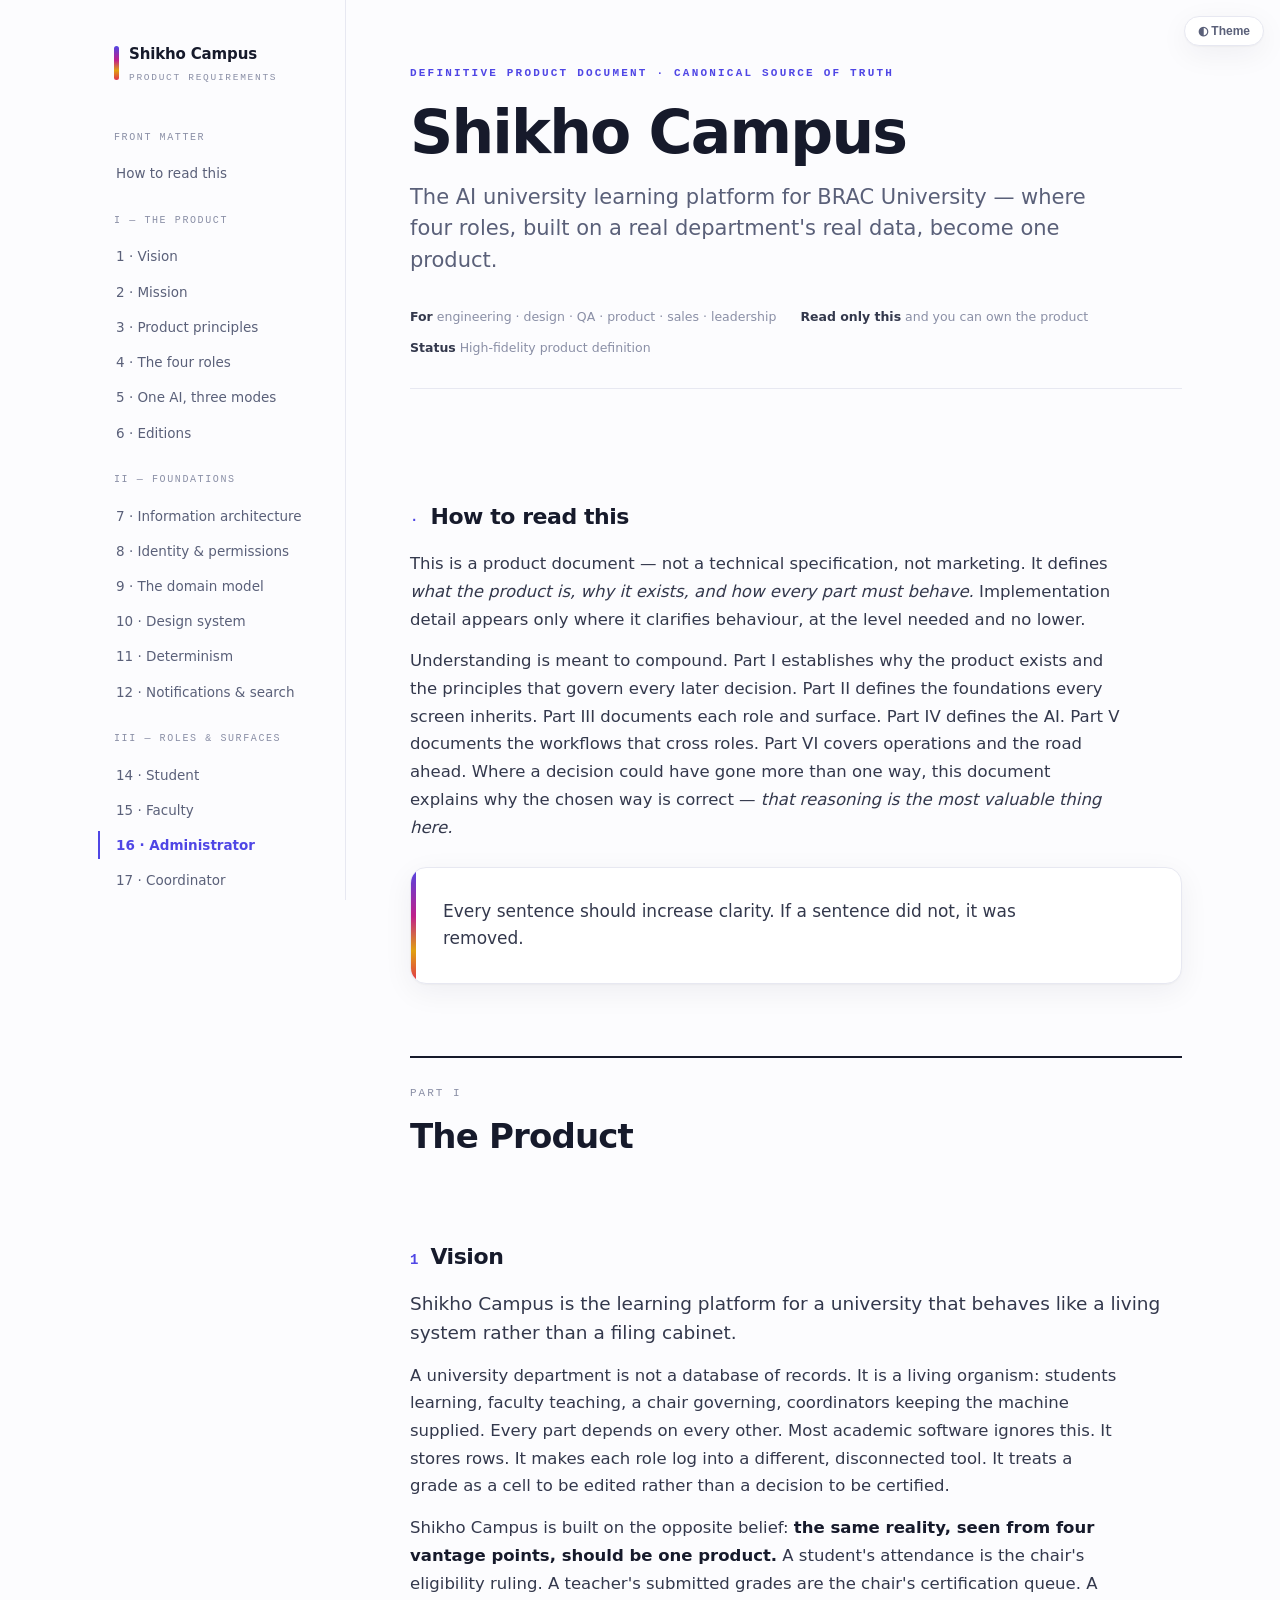
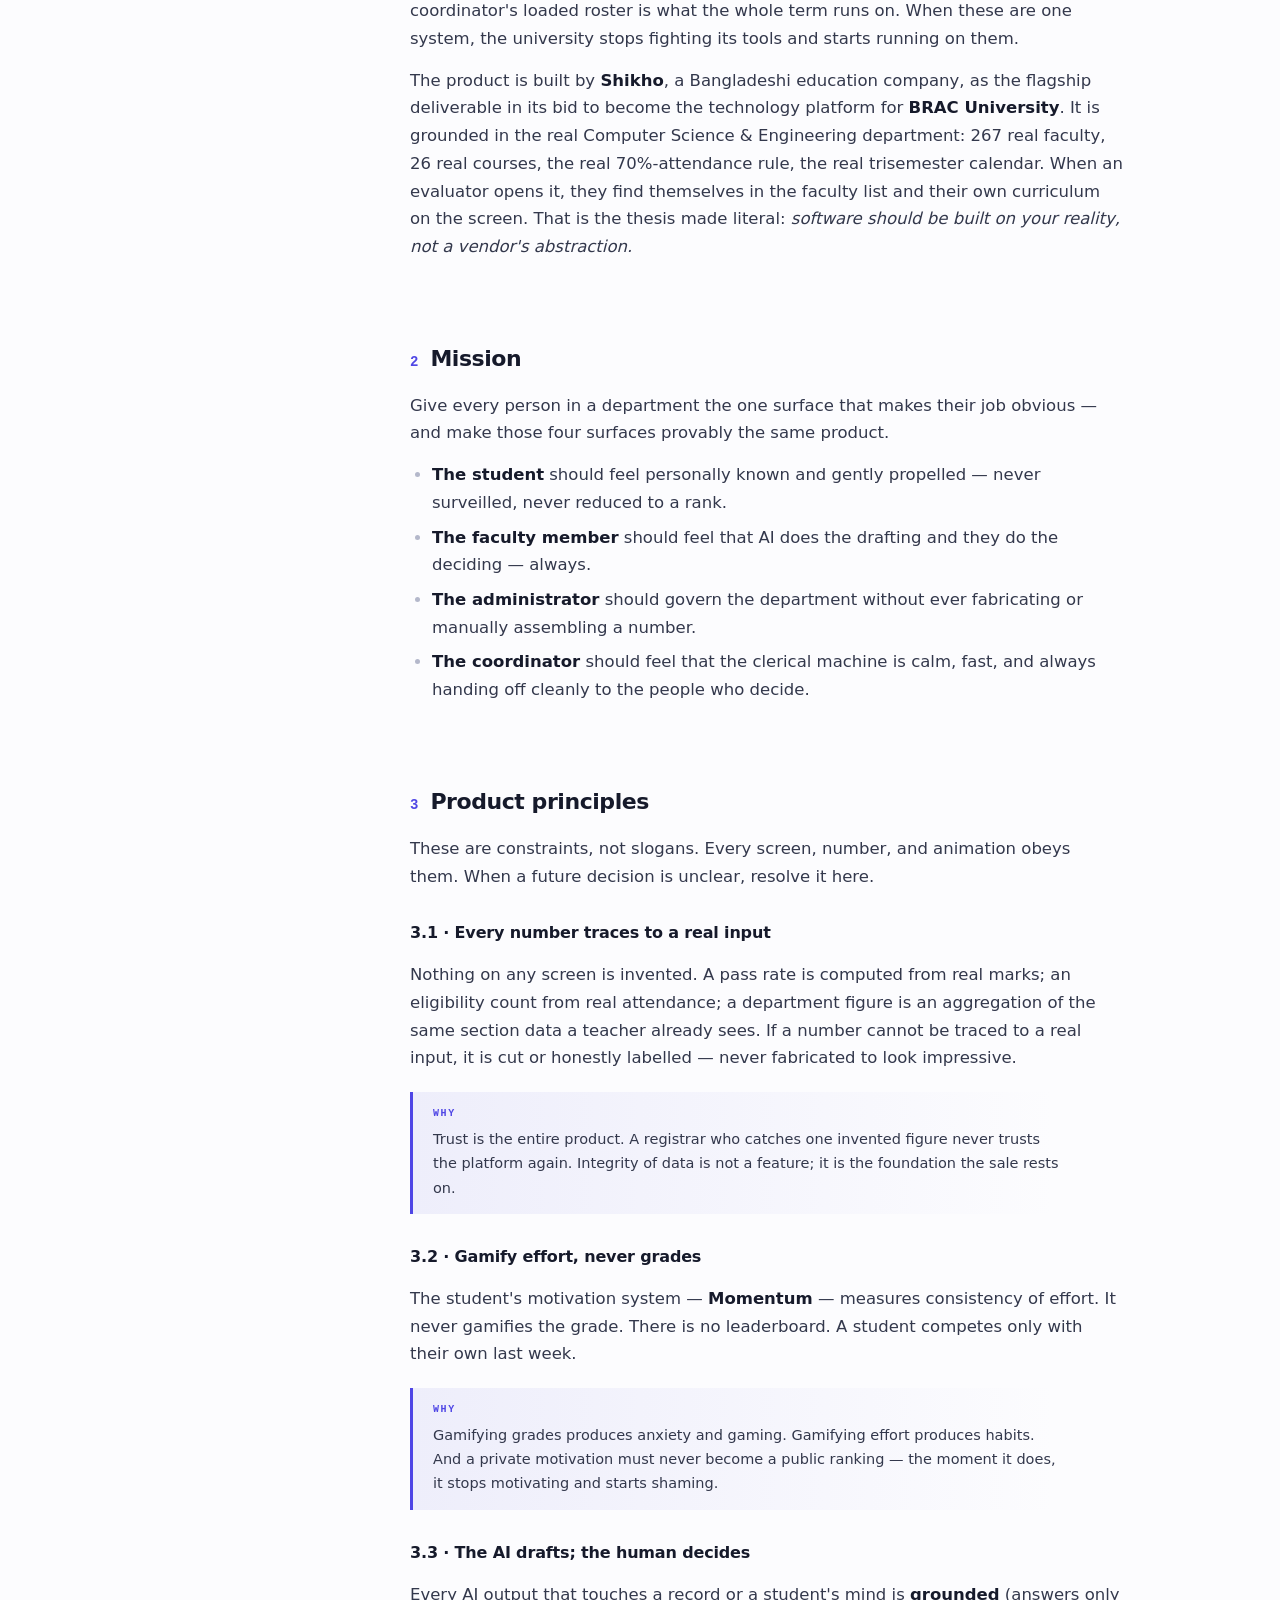
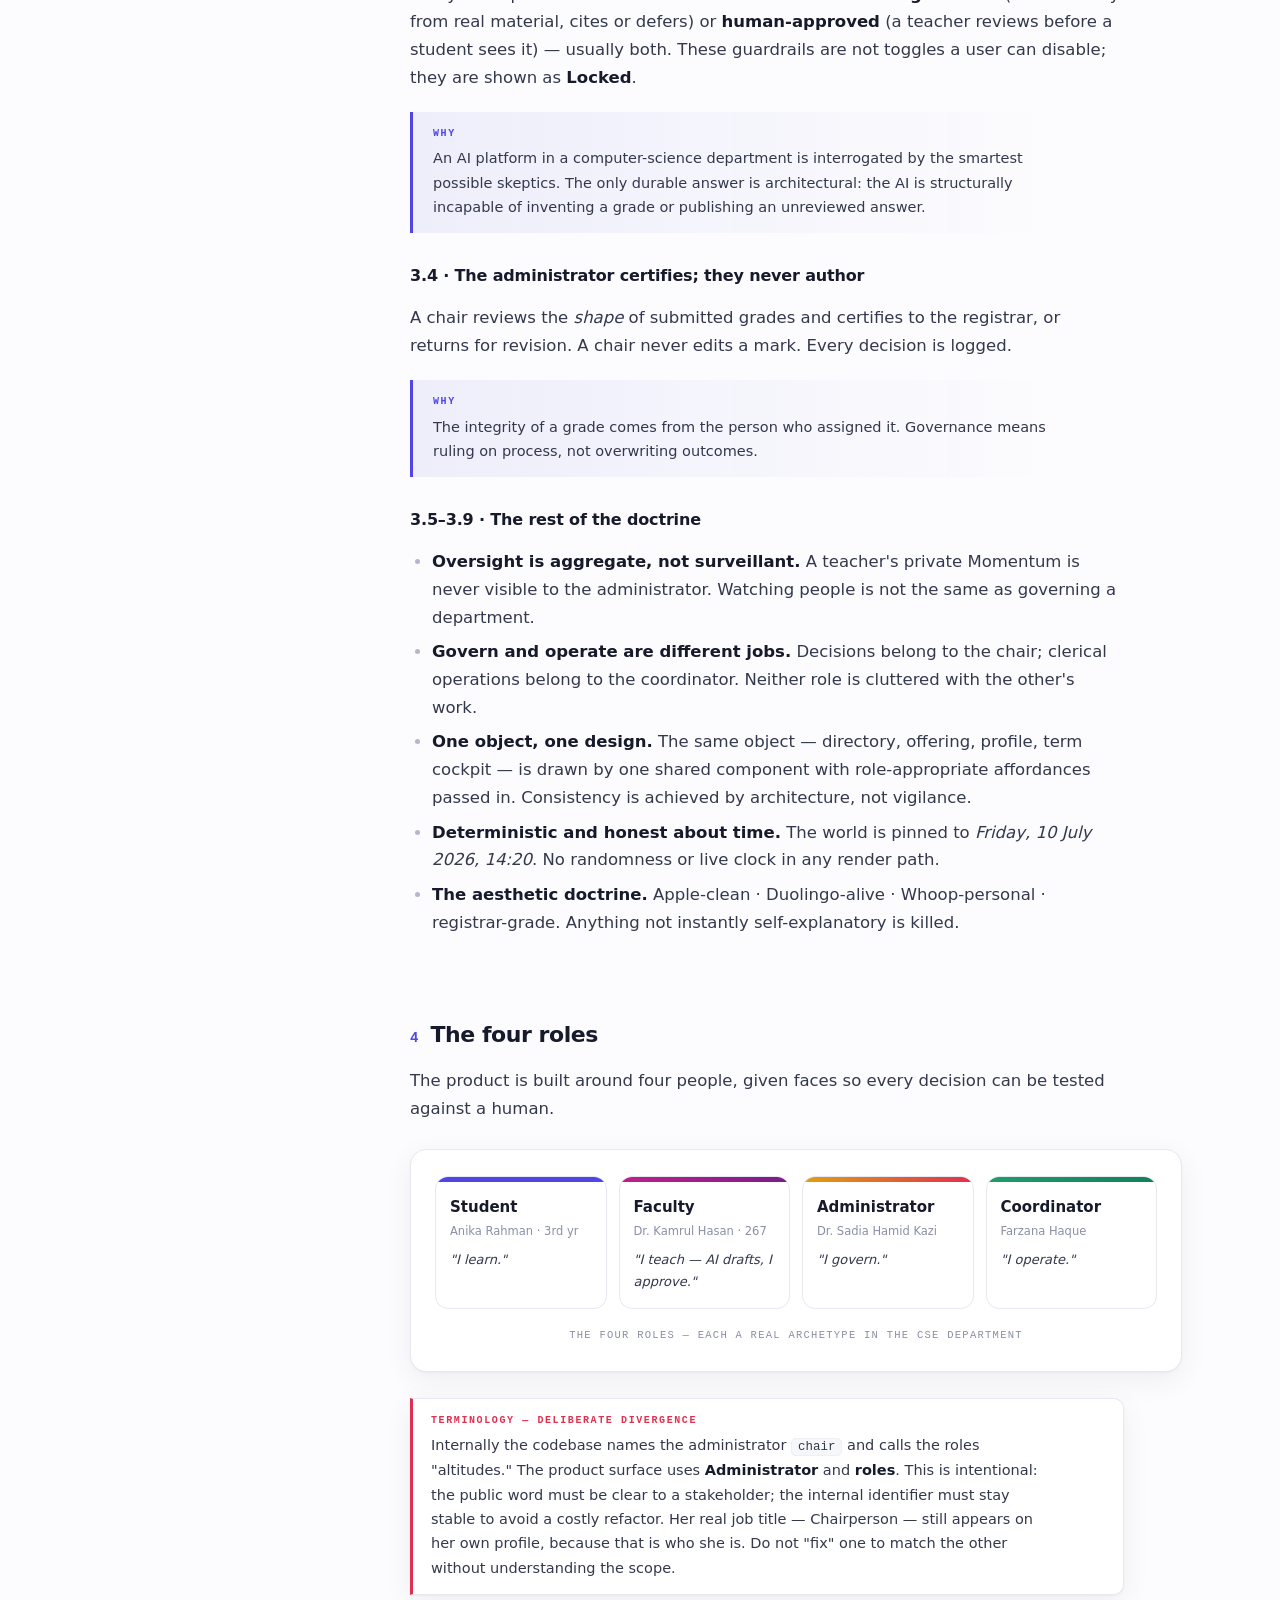
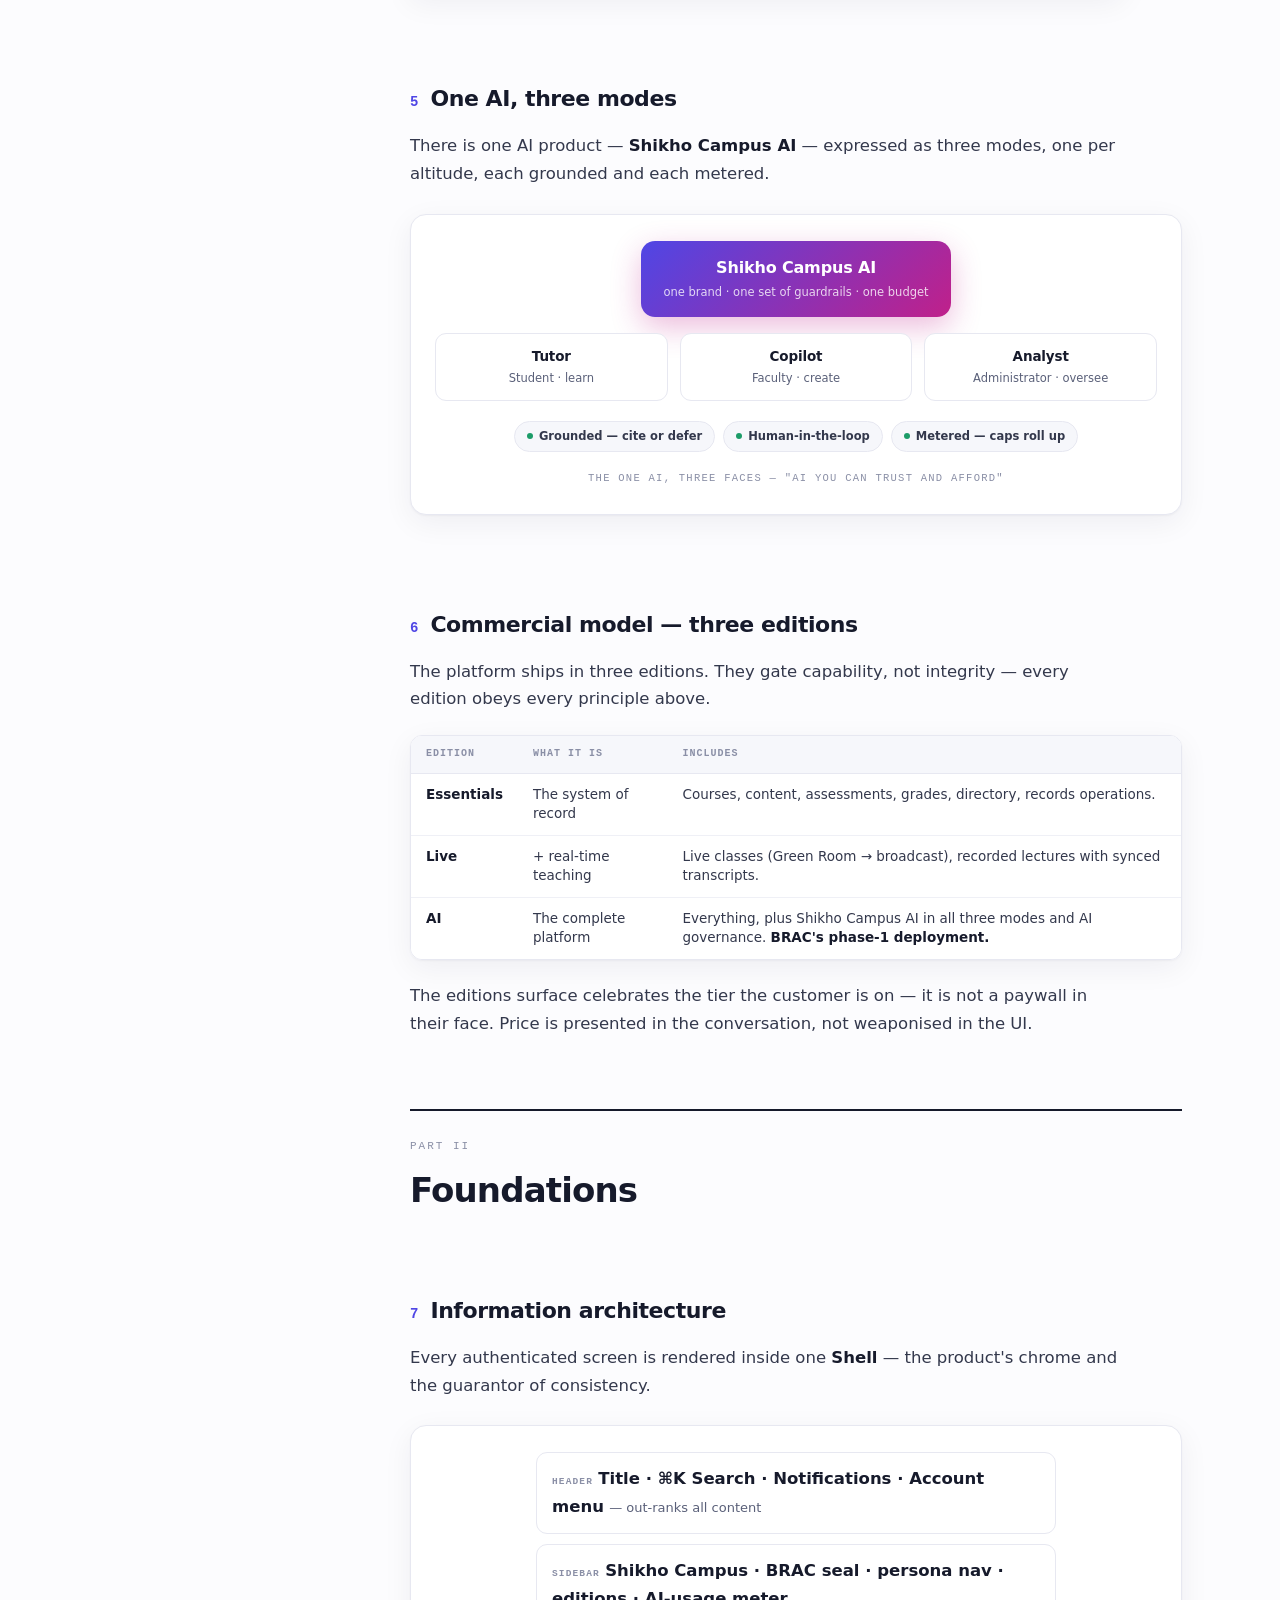
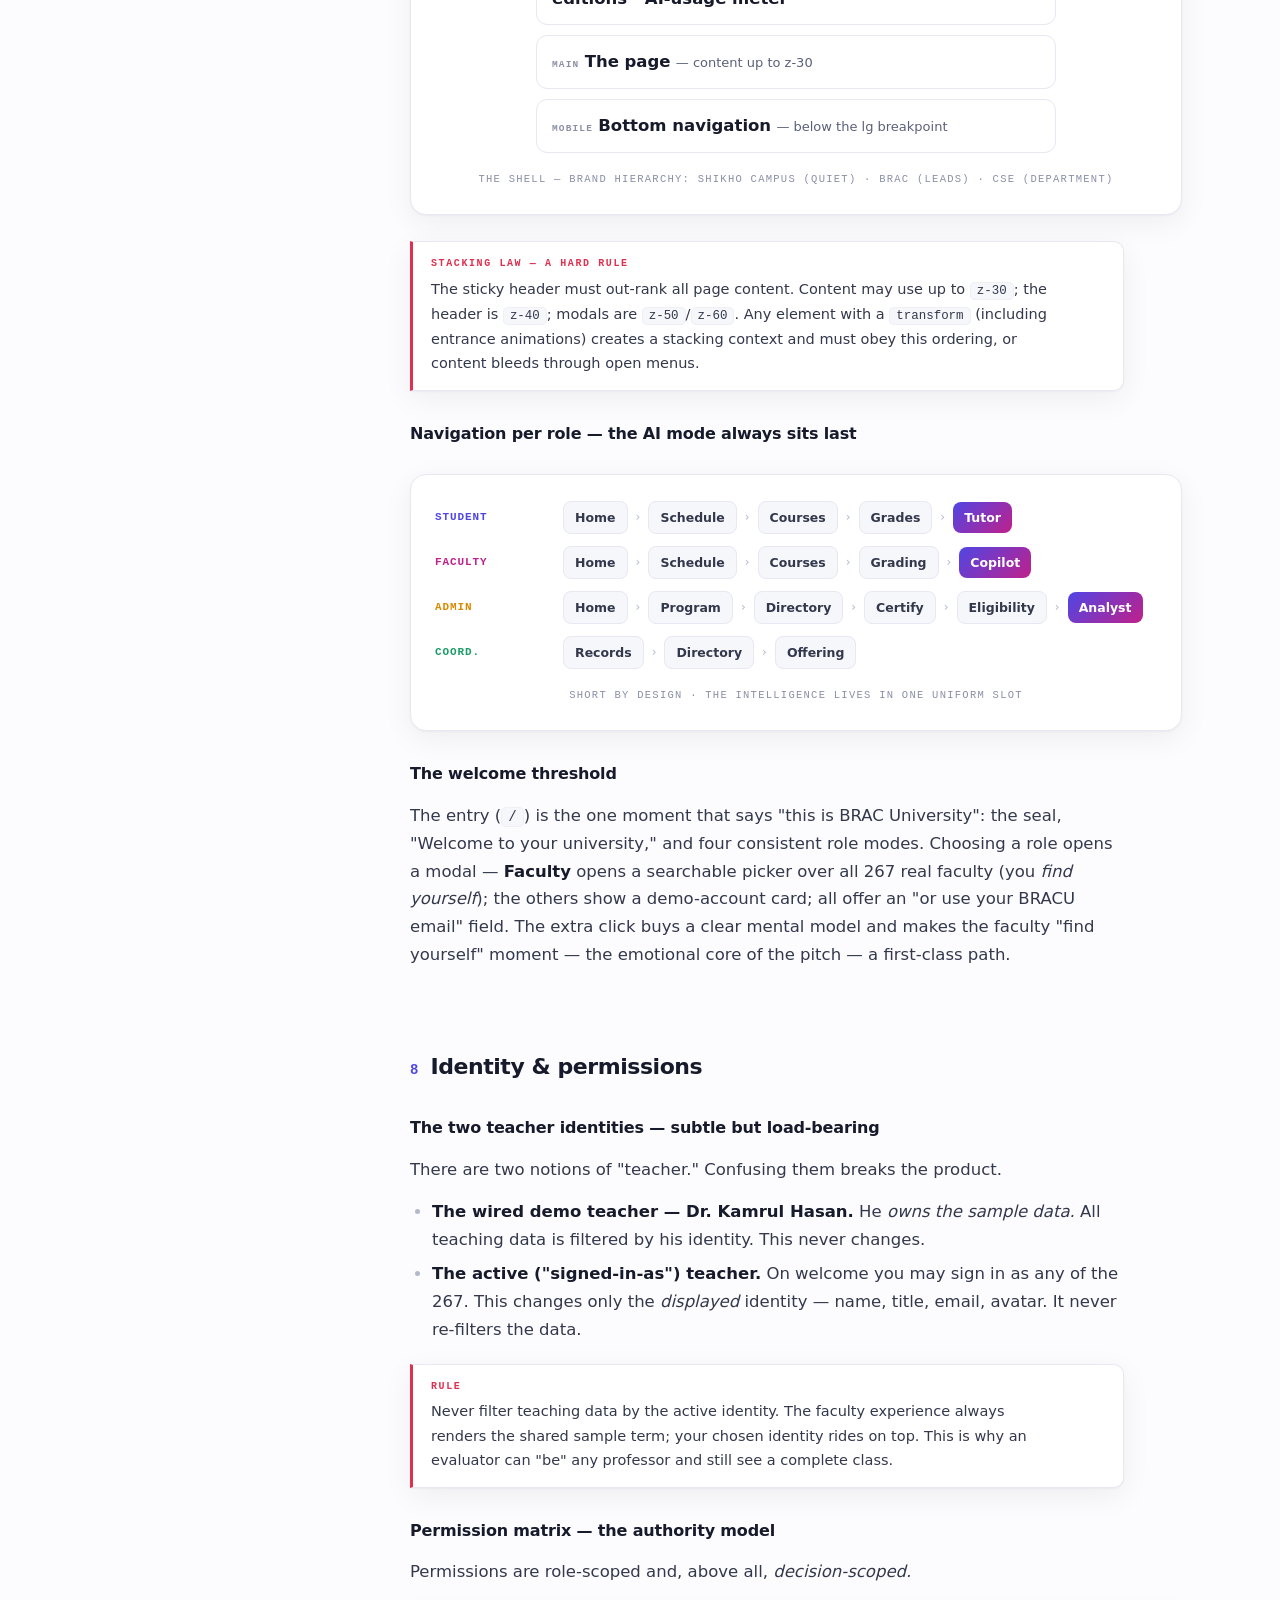
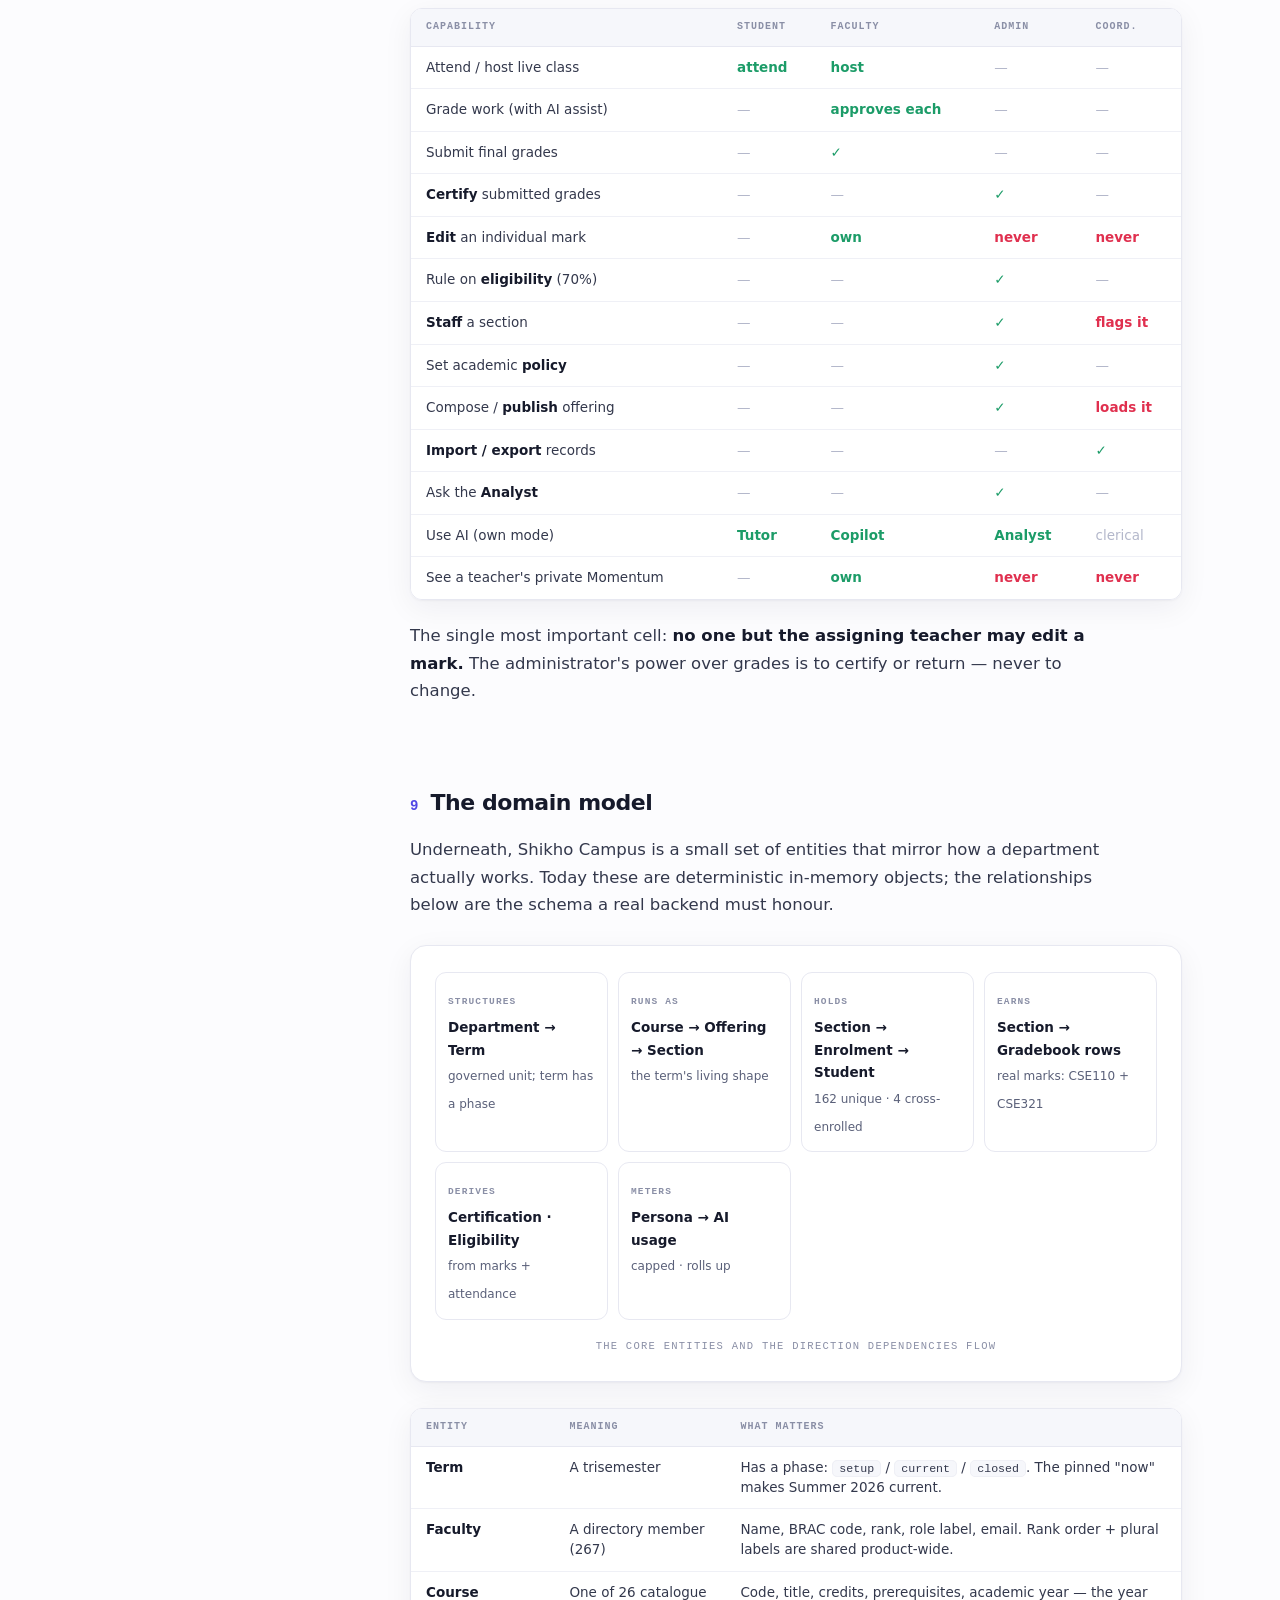
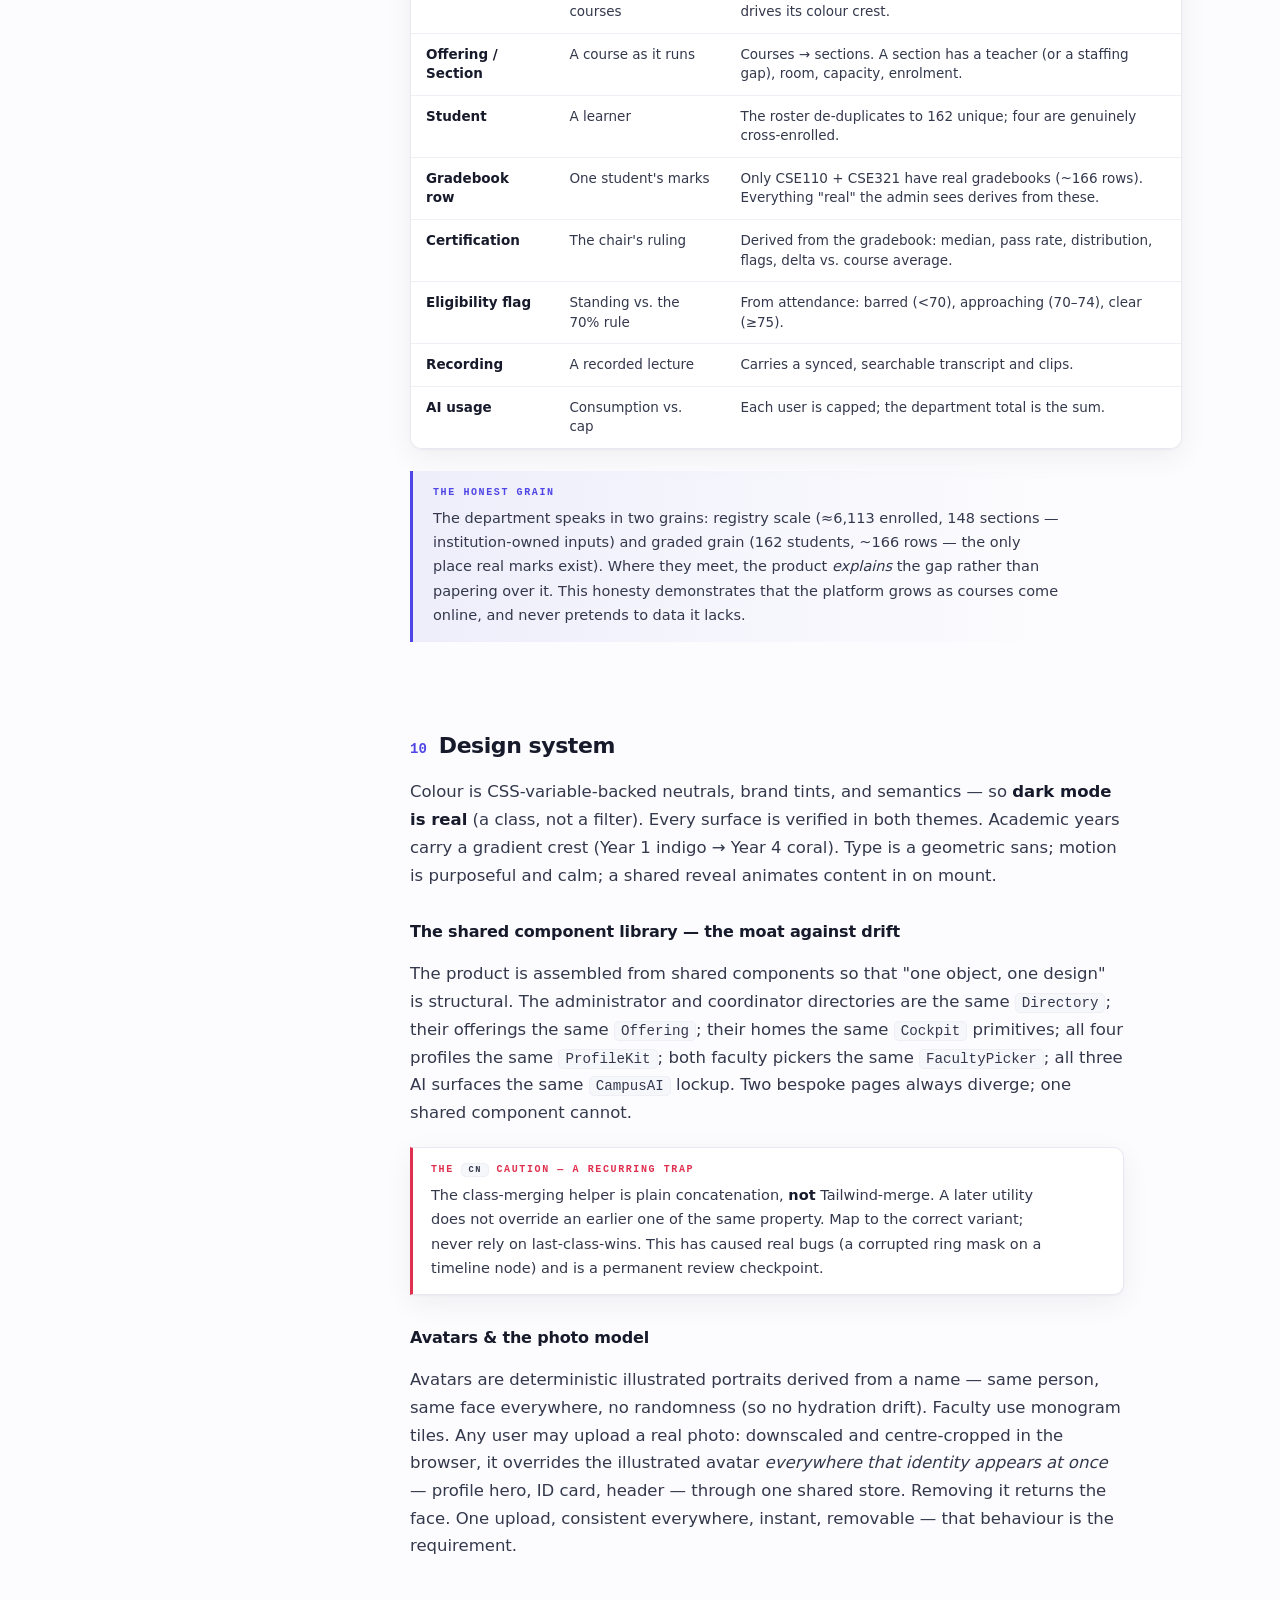
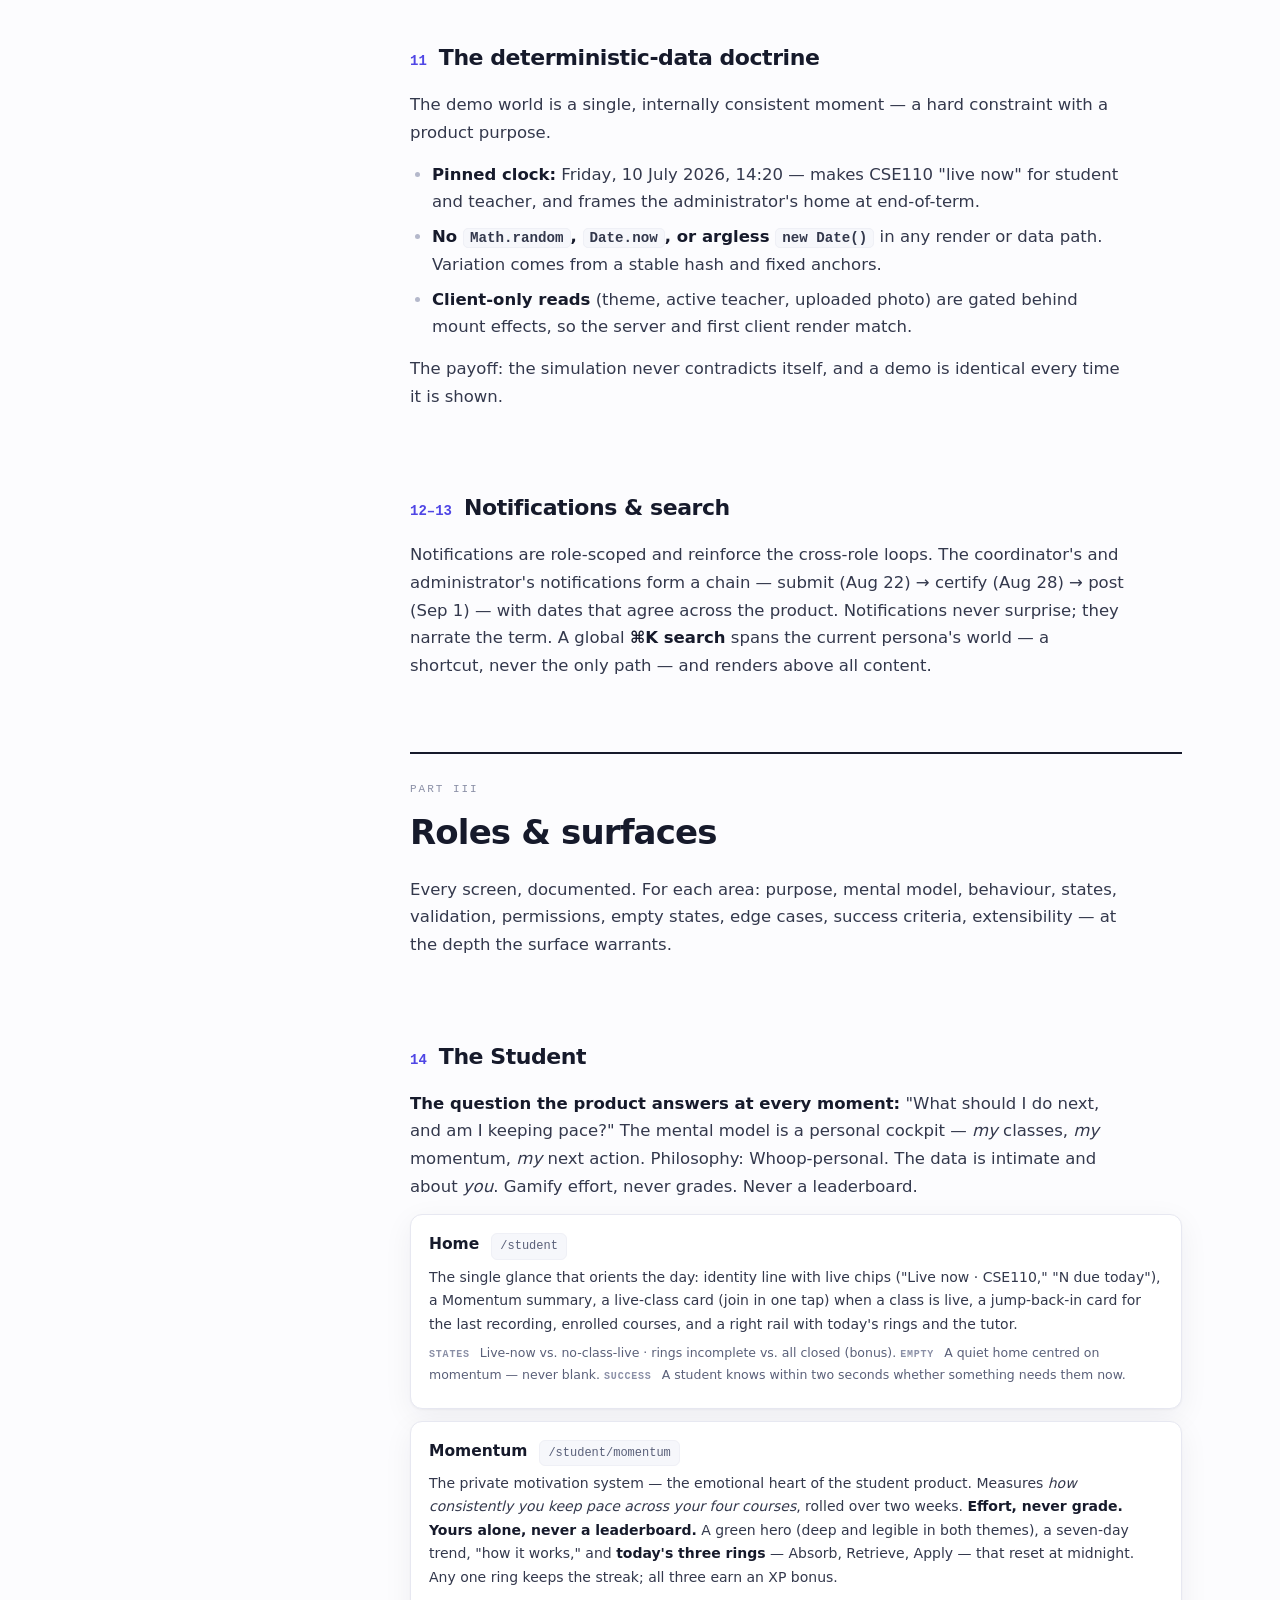
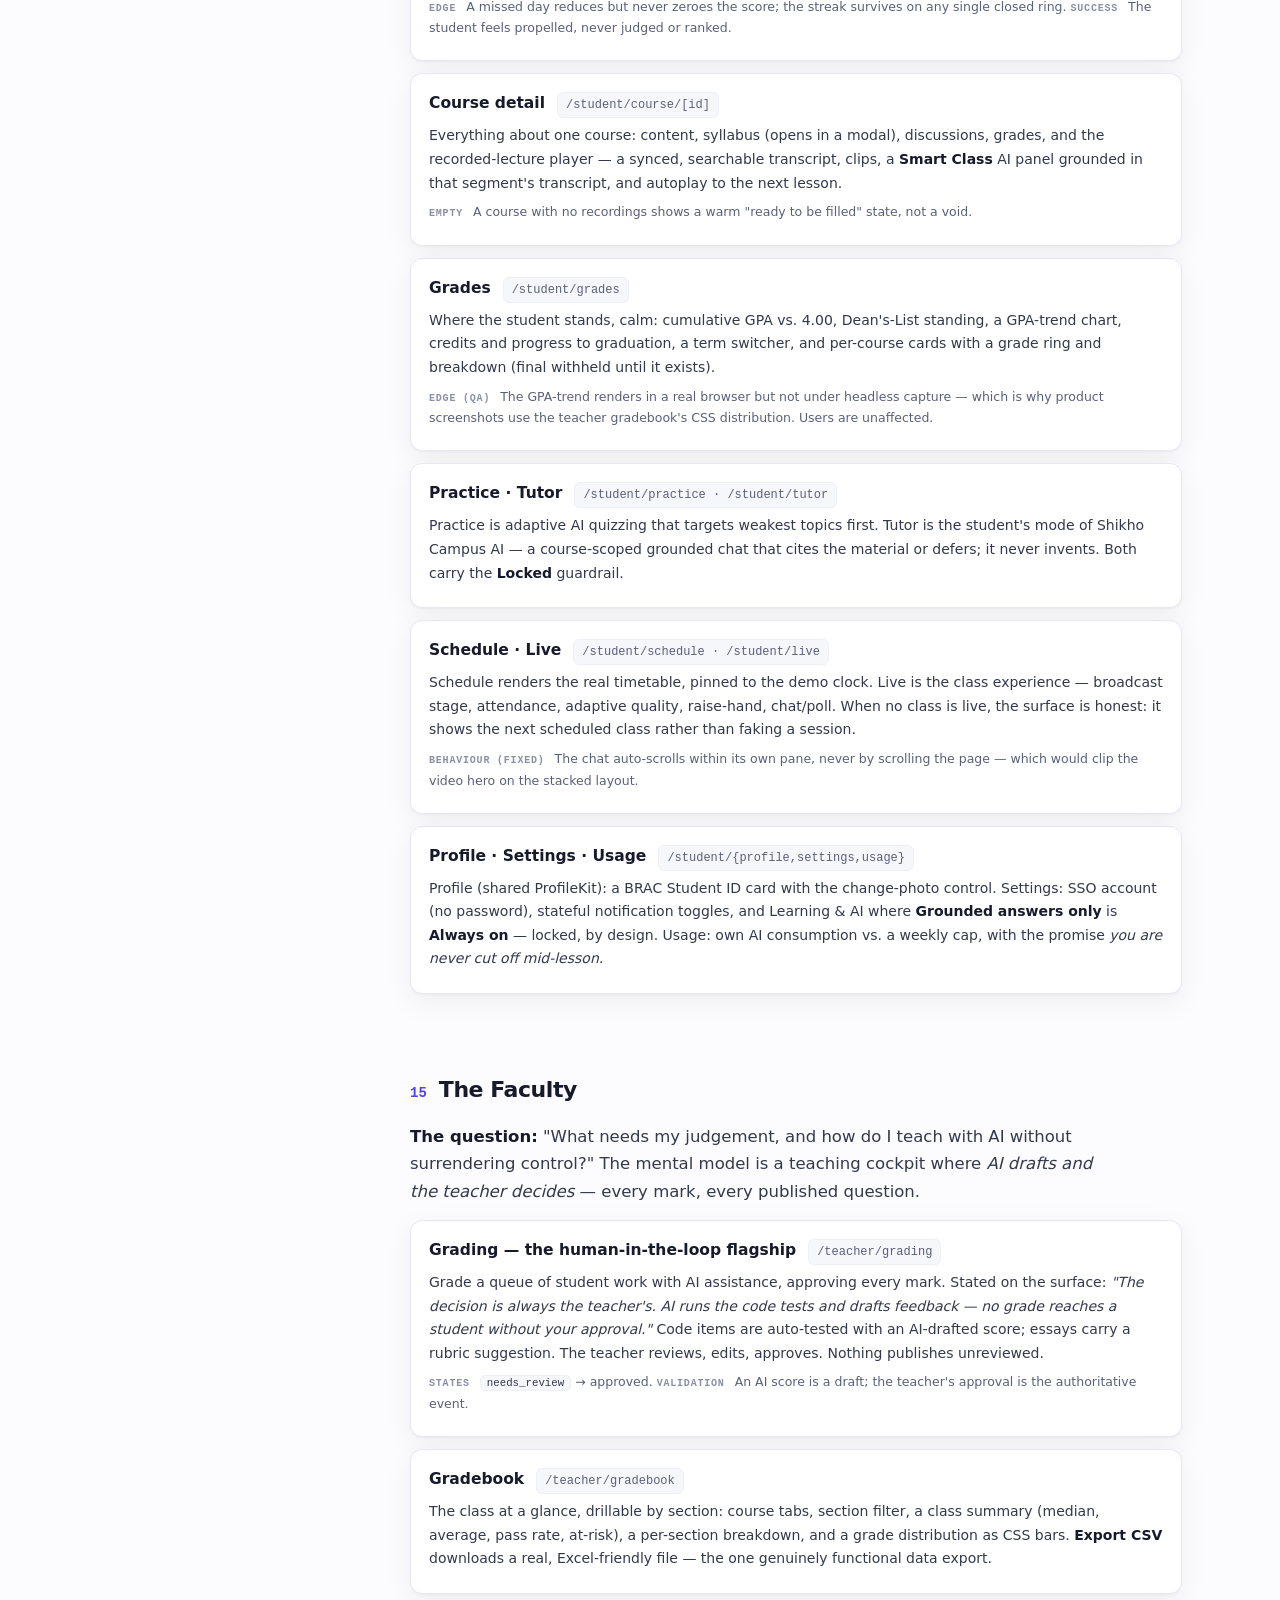
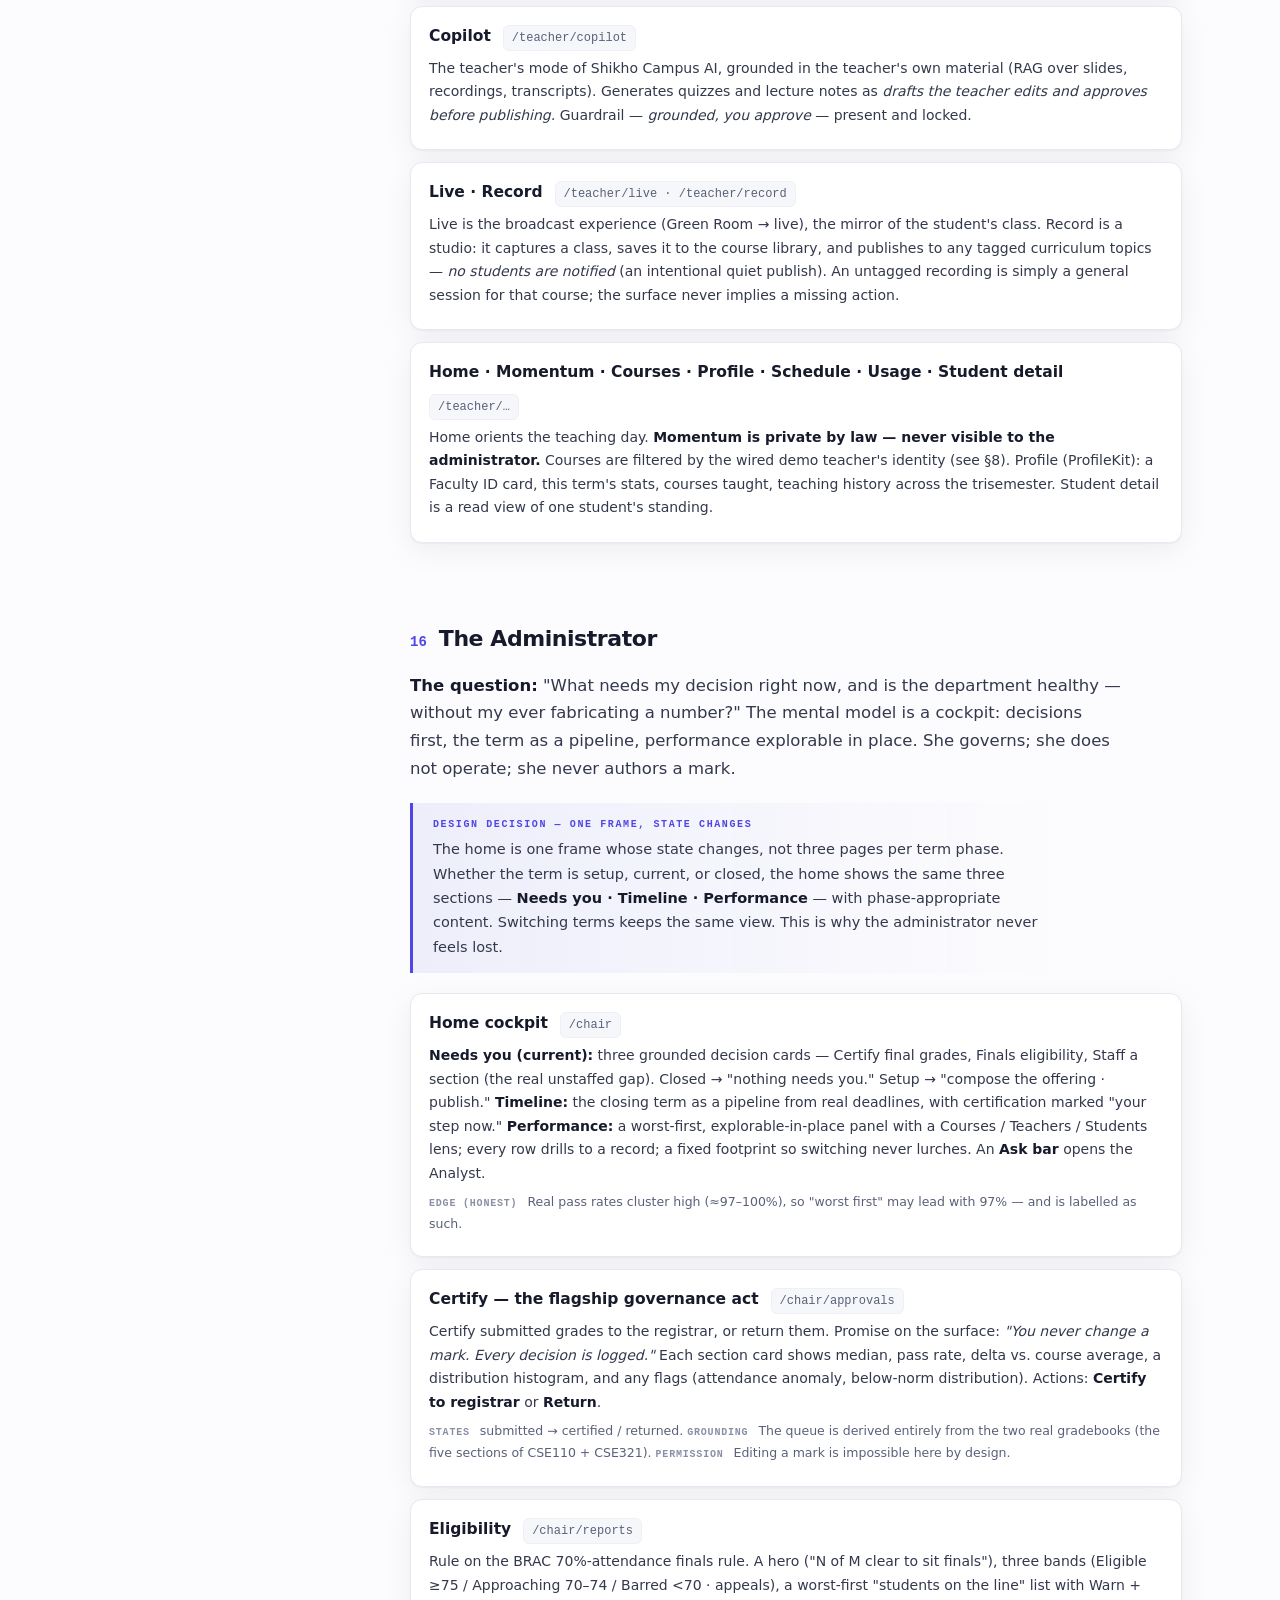
<file: prd-local/ceo-prototype-prd.html>
<!doctype html>
<html lang="en">
<head>
<meta charset="utf-8">
<meta name="viewport" content="width=device-width, initial-scale=1">
<meta name="description" content="Shikho Campus — the definitive Product Requirements Document for the AI university learning platform for BRAC University.">
<title>Shikho Campus — Product Requirements Document</title>
</head>
<body>
<style>
  :root{
    --ground:#FCFCFE; --paper:#FFFFFF; --raise:#F6F7FB;
    --ink-900:#161A2B; --ink-700:#33384C; --ink-500:#5A6079; --ink-400:#8A8FA6; --ink-300:#B4B8CB;
    --hair:#E7E8F1; --hair-soft:#EFF0F6;
    --indigo:#4F46E5; --navy:#262F74; --indigo-soft:#EEEEFB;
    --magenta:#C0208A; --sunrise:#D98A00; --coral:#E0304F; --success:#1C9C68;
    --spine:linear-gradient(180deg,#4F46E5,#C0208A 42%,#E0A010 72%,#E0304F);
    --shadow:0 1px 2px rgba(20,22,45,.04),0 8px 30px rgba(20,22,45,.06);
    --measure:68ch;
    --sans:-apple-system,BlinkMacSystemFont,"Segoe UI",system-ui,Roboto,sans-serif;
    --mono:"SF Mono",ui-monospace,"JetBrains Mono",Menlo,Consolas,monospace;
  }
  @media (prefers-color-scheme:dark){
    :root{
      --ground:#0B0F2A; --paper:#12162E; --raise:#171C38;
      --ink-900:#ECEEF6; --ink-700:#C4C8DC; --ink-500:#9297B2; --ink-400:#6E7391; --ink-300:#565B7C;
      --hair:#242A49; --hair-soft:#1C2140;
      --indigo:#8A92F7; --navy:#AEB4F0; --indigo-soft:#1B2148;
      --magenta:#E77BC0; --sunrise:#E6B24A; --coral:#F0788C; --success:#4CC898;
      --shadow:0 1px 2px rgba(0,0,0,.3),0 12px 40px rgba(0,0,0,.35);
    }
  }
  :root[data-theme="light"]{
    --ground:#FCFCFE; --paper:#FFFFFF; --raise:#F6F7FB;
    --ink-900:#161A2B; --ink-700:#33384C; --ink-500:#5A6079; --ink-400:#8A8FA6; --ink-300:#B4B8CB;
    --hair:#E7E8F1; --hair-soft:#EFF0F6;
    --indigo:#4F46E5; --navy:#262F74; --indigo-soft:#EEEEFB;
    --magenta:#C0208A; --sunrise:#D98A00; --coral:#E0304F; --success:#1C9C68;
    --shadow:0 1px 2px rgba(20,22,45,.04),0 8px 30px rgba(20,22,45,.06);
  }
  :root[data-theme="dark"]{
    --ground:#0B0F2A; --paper:#12162E; --raise:#171C38;
    --ink-900:#ECEEF6; --ink-700:#C4C8DC; --ink-500:#9297B2; --ink-400:#6E7391; --ink-300:#565B7C;
    --hair:#242A49; --hair-soft:#1C2140;
    --indigo:#8A92F7; --navy:#AEB4F0; --indigo-soft:#1B2148;
    --magenta:#E77BC0; --sunrise:#E6B24A; --coral:#F0788C; --success:#4CC898;
    --shadow:0 1px 2px rgba(0,0,0,.3),0 12px 40px rgba(0,0,0,.35);
  }

  *{box-sizing:border-box}
  body{margin:0;background:var(--ground);color:var(--ink-700);font-family:var(--sans);
    font-size:16.5px;line-height:1.68;-webkit-font-smoothing:antialiased;text-rendering:optimizeLegibility}
  ::selection{background:color-mix(in srgb,var(--indigo) 24%,transparent)}
  a{color:var(--indigo);text-decoration:none}
  a:hover{text-decoration:underline;text-underline-offset:3px}
  :focus-visible{outline:2px solid var(--indigo);outline-offset:3px;border-radius:4px}

  /* ---- layout ---- */
  .wrap{max-width:1180px;margin:0 auto;padding:0 clamp(18px,4vw,48px)}
  .grid{display:grid;grid-template-columns:248px minmax(0,1fr);gap:clamp(32px,5vw,72px);align-items:start}
  main{min-width:0;padding-bottom:16vh}
  .measure{max-width:var(--measure)}

  /* ---- toc rail ---- */
  aside{position:sticky;top:0;height:100vh;overflow-y:auto;padding:40px 0;border-right:1px solid var(--hair);
    scrollbar-width:thin}
  aside::-webkit-scrollbar{width:6px}
  aside::-webkit-scrollbar-thumb{background:var(--hair);border-radius:6px}
  .brandmark{display:flex;align-items:center;gap:10px;margin-bottom:26px;padding-left:16px}
  .brandmark .spine{width:5px;height:34px;border-radius:5px;background:var(--spine)}
  .brandmark b{font-size:15px;font-weight:750;color:var(--ink-900);letter-spacing:-.01em;line-height:1.1}
  .brandmark span{display:block;font-family:var(--mono);font-size:9.5px;letter-spacing:.18em;text-transform:uppercase;color:var(--ink-400);margin-top:2px}
  .toc{list-style:none;margin:0;padding:0}
  .toc .part{font-family:var(--mono);font-size:10px;letter-spacing:.16em;text-transform:uppercase;color:var(--ink-400);
    padding:18px 16px 6px;margin-top:6px}
  .toc a{display:block;color:var(--ink-500);font-size:13.5px;line-height:1.35;padding:5px 16px;border-left:2px solid transparent;transition:color .15s,border-color .15s}
  .toc a:hover{color:var(--ink-900);text-decoration:none}
  .toc a.on{color:var(--indigo);border-left-color:var(--indigo);font-weight:600}

  .theme{position:fixed;top:16px;right:16px;z-index:50;display:inline-flex;align-items:center;gap:7px;
    background:var(--paper);border:1px solid var(--hair);color:var(--ink-500);border-radius:999px;
    padding:7px 13px;font-size:12px;font-weight:600;cursor:pointer;box-shadow:var(--shadow)}
  .theme:hover{color:var(--ink-900)}

  /* ---- cover ---- */
  .cover{padding:64px 0 30px;border-bottom:1px solid var(--hair);margin-bottom:44px}
  .cover .eyebrow{margin-bottom:20px}
  .cover h1{font-size:clamp(34px,5.6vw,60px);line-height:1.02;letter-spacing:-.03em;font-weight:800;
    color:var(--ink-900);margin:0 0 18px;text-wrap:balance;max-width:16ch}
  .cover .lede{font-size:clamp(17px,2.4vw,21px);color:var(--ink-500);max-width:52ch;line-height:1.5;margin:0}
  .cover .meta{display:flex;flex-wrap:wrap;gap:10px 24px;margin-top:30px;font-size:12.5px;color:var(--ink-400)}
  .cover .meta b{color:var(--ink-700);font-weight:600}

  .eyebrow{font-family:var(--mono);font-size:11px;letter-spacing:.2em;text-transform:uppercase;color:var(--indigo);font-weight:600}

  /* ---- sections ---- */
  section{scroll-margin-top:24px;padding-top:14px}
  .part-head{margin:72px 0 8px;padding-top:26px;border-top:2px solid var(--ink-900)}
  .part-head .k{font-family:var(--mono);font-size:11px;letter-spacing:.18em;text-transform:uppercase;color:var(--ink-400)}
  .part-head h2{font-size:clamp(24px,3.4vw,34px);letter-spacing:-.025em;font-weight:800;color:var(--ink-900);margin:6px 0 0;text-wrap:balance}
  h3{font-size:22px;letter-spacing:-.02em;font-weight:750;color:var(--ink-900);margin:52px 0 4px;text-wrap:balance;scroll-margin-top:24px}
  h3 .num{font-family:var(--mono);font-size:14px;color:var(--indigo);font-weight:600;margin-right:12px;letter-spacing:0}
  h4{font-size:16px;font-weight:700;color:var(--ink-900);margin:30px 0 2px;letter-spacing:-.01em}
  p{margin:14px 0;max-width:var(--measure)}
  .lead{font-size:18.5px;color:var(--ink-700);line-height:1.55}
  strong,b{color:var(--ink-900);font-weight:650}
  em{color:var(--ink-700)}
  ul,ol{max-width:var(--measure);padding-left:22px;margin:14px 0}
  li{margin:7px 0}
  li::marker{color:var(--ink-300)}
  code{font-family:var(--mono);font-size:.86em;background:var(--raise);border:1px solid var(--hair-soft);
    padding:1px 6px;border-radius:5px;color:var(--ink-700);white-space:nowrap}

  /* ---- callouts ---- */
  .why{border-left:3px solid var(--indigo);background:linear-gradient(90deg,var(--indigo-soft),transparent 90%);
    padding:14px 20px;margin:20px 0;border-radius:0 10px 10px 0;max-width:var(--measure)}
  .why .t{font-family:var(--mono);font-size:10px;letter-spacing:.16em;text-transform:uppercase;color:var(--indigo);font-weight:700;display:block;margin-bottom:4px}
  .why p{margin:0;font-size:14.5px;color:var(--ink-600)}
  .rule{border:1px solid var(--hair);border-left:3px solid var(--coral);background:var(--paper);
    padding:14px 18px;margin:20px 0;border-radius:0 10px 10px 0;max-width:var(--measure);box-shadow:var(--shadow)}
  .rule .t{font-family:var(--mono);font-size:10px;letter-spacing:.16em;text-transform:uppercase;color:var(--coral);font-weight:700;display:block;margin-bottom:4px}
  .rule p{margin:0;font-size:14.5px}

  /* ---- tables ---- */
  .twrap{overflow-x:auto;margin:22px 0;border:1px solid var(--hair);border-radius:12px;box-shadow:var(--shadow)}
  table{border-collapse:collapse;width:100%;font-size:13.5px;background:var(--paper);min-width:520px}
  th,td{text-align:left;padding:11px 15px;border-bottom:1px solid var(--hair-soft);vertical-align:top;line-height:1.45}
  thead th{font-family:var(--mono);font-size:10px;letter-spacing:.1em;text-transform:uppercase;color:var(--ink-400);
    font-weight:600;background:var(--raise);border-bottom:1px solid var(--hair);position:sticky;top:0}
  tbody tr:last-child td{border-bottom:none}
  tbody tr:hover{background:var(--raise)}
  td b{color:var(--ink-900)}
  .yes{color:var(--success);font-weight:700}
  .no{color:var(--coral);font-weight:700}
  .dash{color:var(--ink-300)}
  td.mono,.rt{font-family:var(--mono);font-size:12px;color:var(--ink-500)}

  /* ---- surfaces (part III) ---- */
  .surf{border:1px solid var(--hair);background:var(--paper);border-radius:12px;padding:16px 18px;margin:12px 0;box-shadow:var(--shadow)}
  .surf .h{display:flex;flex-wrap:wrap;align-items:baseline;gap:8px 12px;margin-bottom:6px}
  .surf .h b{font-size:15.5px;color:var(--ink-900);font-weight:700}
  .surf .h .rt{background:var(--raise);border:1px solid var(--hair-soft);padding:2px 8px;border-radius:6px}
  .surf p{margin:6px 0;font-size:14px;max-width:none}
  .surf .note{font-size:12.5px;color:var(--ink-500)}
  .surf .note b{font-family:var(--mono);font-size:10px;letter-spacing:.08em;text-transform:uppercase;color:var(--ink-400);margin-right:6px}

  /* ---- diagrams ---- */
  .fig{margin:26px 0;border:1px solid var(--hair);background:var(--paper);border-radius:16px;padding:26px 24px;box-shadow:var(--shadow)}
  .fig .cap{font-family:var(--mono);font-size:10.5px;letter-spacing:.12em;text-transform:uppercase;color:var(--ink-400);margin-top:18px;text-align:center}
  .node{border:1px solid var(--hair);background:var(--paper);border-radius:11px;padding:11px 14px;text-align:center}
  .node b{display:block;font-size:13.5px;color:var(--ink-900);font-weight:650;letter-spacing:-.01em}
  .node span{display:block;font-size:11.5px;color:var(--ink-500);margin-top:2px}

  .roles{display:grid;grid-template-columns:repeat(4,1fr);gap:12px}
  .role{border:1px solid var(--hair);border-radius:13px;overflow:hidden;background:var(--paper)}
  .role .bar{height:5px}
  .role .in{padding:13px 14px 15px}
  .role b{display:block;font-size:15px;color:var(--ink-900);font-weight:750}
  .role .p{font-size:11.5px;color:var(--ink-400);margin:2px 0 8px}
  .role .q{font-size:13px;color:var(--ink-600);font-style:italic}

  .ai{display:grid;gap:16px;justify-items:center}
  .ai .hub{background:linear-gradient(135deg,var(--indigo),var(--magenta));color:#fff;border:none;border-radius:14px;padding:14px 22px;text-align:center;box-shadow:0 10px 30px color-mix(in srgb,var(--magenta) 30%,transparent)}
  .ai .hub b{color:#fff;font-size:16px}
  .ai .hub span{color:rgba(255,255,255,.8);font-size:11.5px}
  .ai .modes{display:grid;grid-template-columns:repeat(3,1fr);gap:12px;width:100%}
  .ai .guard{display:flex;flex-wrap:wrap;gap:8px;justify-content:center;margin-top:4px}
  .chip{display:inline-flex;align-items:center;gap:6px;font-size:11.5px;font-weight:600;color:var(--ink-600);
    background:var(--raise);border:1px solid var(--hair);border-radius:999px;padding:5px 12px}
  .chip .dot{width:6px;height:6px;border-radius:50%;background:var(--success)}

  .flow{display:flex;align-items:stretch;gap:0;overflow-x:auto;padding-bottom:4px}
  .phase{flex:1;min-width:150px;position:relative;padding:0 8px}
  .phase .top{display:flex;align-items:center;gap:8px;margin-bottom:9px}
  .phase .dot{width:26px;height:26px;border-radius:50%;display:grid;place-items:center;font-family:var(--mono);font-size:12px;font-weight:700;flex-shrink:0;color:#fff}
  .phase .line{position:absolute;left:calc(13px + 8px);right:-8px;top:13px;height:2px;background:var(--hair);z-index:0}
  .phase .lbl{font-weight:700;color:var(--ink-900);font-size:14.5px}
  .phase .who{font-size:12px;color:var(--ink-500);margin-top:1px}
  .phase ul{font-size:12.5px;color:var(--ink-600);padding-left:16px;margin:8px 0 0;max-width:none}
  .phase ul li{margin:3px 0}

  .seq{display:grid;gap:2px}
  .seq .step{display:grid;grid-template-columns:120px 1fr;gap:14px;align-items:start;padding:11px 0;border-bottom:1px dashed var(--hair)}
  .seq .step:last-child{border-bottom:none}
  .seq .actor{font-family:var(--mono);font-size:11px;letter-spacing:.04em;text-transform:uppercase;color:var(--indigo);font-weight:700;text-align:right;padding-top:2px}
  .seq .msg{font-size:14px;color:var(--ink-700)}
  .seq .msg .m{font-size:12px;color:var(--ink-400);margin-top:2px}
  .seq .alt{color:var(--coral);font-weight:600}

  .loop{display:grid;grid-template-columns:repeat(auto-fit,minmax(140px,1fr));gap:10px}
  .loop .n{border:1px solid var(--hair);border-radius:11px;padding:12px;background:var(--paper);position:relative}
  .loop .n .r{font-family:var(--mono);font-size:9.5px;letter-spacing:.12em;text-transform:uppercase;color:var(--ink-400);font-weight:700}
  .loop .n b{display:block;font-size:13.5px;color:var(--ink-900);margin-top:3px}
  .loop .n span{font-size:12px;color:var(--ink-500)}

  .ia{display:grid;grid-template-columns:1fr;gap:10px;max-width:520px;margin:0 auto}
  .ia .band{border:1px solid var(--hair);border-radius:11px;padding:12px 15px;background:var(--paper)}
  .ia .band .r{font-family:var(--mono);font-size:9.5px;letter-spacing:.12em;text-transform:uppercase;color:var(--ink-400);font-weight:700}
  .ia .band b{color:var(--ink-900)}
  .ia .band span{color:var(--ink-500);font-size:13px}

  .navmap{display:grid;gap:12px}
  .navrow{display:flex;flex-wrap:wrap;align-items:center;gap:8px}
  .navrow .role-k{font-family:var(--mono);font-size:11px;letter-spacing:.08em;text-transform:uppercase;font-weight:700;width:120px;flex-shrink:0}
  .navrow .nc{font-size:12.5px;font-weight:600;color:var(--ink-700);background:var(--raise);border:1px solid var(--hair);border-radius:8px;padding:5px 11px}
  .navrow .nc.ai{color:#fff;background:linear-gradient(135deg,var(--indigo),var(--magenta));border:none}
  .arrow{color:var(--ink-300);font-size:12px}

  .essence{border:1px solid var(--hair);border-radius:16px;padding:30px 32px;margin:26px 0;background:var(--paper);
    box-shadow:var(--shadow);position:relative;overflow:hidden}
  .essence::before{content:"";position:absolute;left:0;top:0;bottom:0;width:5px;background:var(--spine)}
  .essence p{font-size:17px;line-height:1.6;color:var(--ink-700);margin:0;max-width:60ch}

  .end{margin:80px 0 40px;padding-top:24px;border-top:1px solid var(--hair);font-family:var(--mono);font-size:11px;letter-spacing:.16em;text-transform:uppercase;color:var(--ink-400);text-align:center}

  @media (max-width:900px){
    .grid{grid-template-columns:1fr}
    aside{position:static;height:auto;border-right:none;border-bottom:1px solid var(--hair);padding:20px 0}
    .toc{display:grid;grid-template-columns:repeat(2,1fr);gap:0 8px}
    .toc .part{grid-column:1/-1}
    .roles{grid-template-columns:repeat(2,1fr)}
    .ai .modes{grid-template-columns:1fr}
    .seq .step{grid-template-columns:1fr;gap:2px}
    .seq .actor{text-align:left}
  }
  @media (prefers-reduced-motion:reduce){*{scroll-behavior:auto!important;transition:none!important}}
</style>

<button class="theme" id="tg" aria-label="Toggle colour theme">◐ Theme</button>

<div class="wrap">
<div class="grid">

<aside>
  <div class="brandmark"><div class="spine"></div><div><b>Shikho Campus</b><span>Product Requirements</span></div></div>
  <nav><ul class="toc" id="toc">
    <li class="part">Front matter</li>
    <li><a href="#read">How to read this</a></li>
    <li class="part">I — The Product</li>
    <li><a href="#vision">1 · Vision</a></li>
    <li><a href="#mission">2 · Mission</a></li>
    <li><a href="#principles">3 · Product principles</a></li>
    <li><a href="#roles">4 · The four roles</a></li>
    <li><a href="#ai-model">5 · One AI, three modes</a></li>
    <li><a href="#editions">6 · Editions</a></li>
    <li class="part">II — Foundations</li>
    <li><a href="#shell">7 · Information architecture</a></li>
    <li><a href="#identity">8 · Identity & permissions</a></li>
    <li><a href="#domain">9 · The domain model</a></li>
    <li><a href="#design">10 · Design system</a></li>
    <li><a href="#determinism">11 · Determinism</a></li>
    <li><a href="#notifs">12 · Notifications & search</a></li>
    <li class="part">III — Roles & surfaces</li>
    <li><a href="#student">14 · Student</a></li>
    <li><a href="#faculty">15 · Faculty</a></li>
    <li><a href="#admin">16 · Administrator</a></li>
    <li><a href="#coord">17 · Coordinator</a></li>
    <li class="part">IV — Shikho Campus AI</li>
    <li><a href="#ai">18 · The AI</a></li>
    <li class="part">V — Cross-role workflows</li>
    <li><a href="#loops">22 · The loops</a></li>
    <li class="part">VI — Operations</li>
    <li><a href="#ops">27 · Ops & the road ahead</a></li>
    <li class="part">Appendices</li>
    <li><a href="#appendix">Routes · glossary · essence</a></li>
  </ul></nav>
</aside>

<main>

  <header class="cover">
    <div class="eyebrow">Definitive Product Document · Canonical Source of Truth</div>
    <h1>Shikho Campus</h1>
    <p class="lede">The AI university learning platform for BRAC University — where four roles, built on a real department's real data, become one product.</p>
    <div class="meta">
      <span><b>For</b> engineering · design · QA · product · sales · leadership</span>
      <span><b>Read only this</b> and you can own the product</span>
      <span><b>Status</b> High-fidelity product definition</span>
    </div>
  </header>

  <section id="read">
    <h3><span class="num">·</span>How to read this</h3>
    <p class="measure">This is a product document — not a technical specification, not marketing. It defines <em>what the product is, why it exists, and how every part must behave.</em> Implementation detail appears only where it clarifies behaviour, at the level needed and no lower.</p>
    <p class="measure">Understanding is meant to compound. Part I establishes why the product exists and the principles that govern every later decision. Part II defines the foundations every screen inherits. Part III documents each role and surface. Part IV defines the AI. Part V documents the workflows that cross roles. Part VI covers operations and the road ahead. Where a decision could have gone more than one way, this document explains why the chosen way is correct — <em>that reasoning is the most valuable thing here.</em></p>
    <div class="essence"><p>Every sentence should increase clarity. If a sentence did not, it was removed.</p></div>
  </section>

  <!-- ============ PART I ============ -->
  <div class="part-head" id="p1"><div class="k">Part I</div><h2>The Product</h2></div>

  <section id="vision">
    <h3><span class="num">1</span>Vision</h3>
    <p class="lead measure">Shikho Campus is the learning platform for a university that behaves like a living system rather than a filing cabinet.</p>
    <p class="measure">A university department is not a database of records. It is a living organism: students learning, faculty teaching, a chair governing, coordinators keeping the machine supplied. Every part depends on every other. Most academic software ignores this. It stores rows. It makes each role log into a different, disconnected tool. It treats a grade as a cell to be edited rather than a decision to be certified.</p>
    <p class="measure">Shikho Campus is built on the opposite belief: <strong>the same reality, seen from four vantage points, should be one product.</strong> A student's attendance is the chair's eligibility ruling. A teacher's submitted grades are the chair's certification queue. A coordinator's loaded roster is what the whole term runs on. When these are one system, the university stops fighting its tools and starts running on them.</p>
    <p class="measure">The product is built by <strong>Shikho</strong>, a Bangladeshi education company, as the flagship deliverable in its bid to become the technology platform for <strong>BRAC University</strong>. It is grounded in the real Computer Science & Engineering department: 267 real faculty, 26 real courses, the real 70%-attendance rule, the real trisemester calendar. When an evaluator opens it, they find themselves in the faculty list and their own curriculum on the screen. That is the thesis made literal: <em>software should be built on your reality, not a vendor's abstraction.</em></p>
  </section>

  <section id="mission">
    <h3><span class="num">2</span>Mission</h3>
    <p class="measure">Give every person in a department the one surface that makes their job obvious — and make those four surfaces provably the same product.</p>
    <ul class="measure">
      <li><strong>The student</strong> should feel personally known and gently propelled — never surveilled, never reduced to a rank.</li>
      <li><strong>The faculty member</strong> should feel that AI does the drafting and they do the deciding — always.</li>
      <li><strong>The administrator</strong> should govern the department without ever fabricating or manually assembling a number.</li>
      <li><strong>The coordinator</strong> should feel that the clerical machine is calm, fast, and always handing off cleanly to the people who decide.</li>
    </ul>
  </section>

  <section id="principles">
    <h3><span class="num">3</span>Product principles</h3>
    <p class="measure">These are constraints, not slogans. Every screen, number, and animation obeys them. When a future decision is unclear, resolve it here.</p>

    <h4>3.1 · Every number traces to a real input</h4>
    <p class="measure">Nothing on any screen is invented. A pass rate is computed from real marks; an eligibility count from real attendance; a department figure is an aggregation of the same section data a teacher already sees. If a number cannot be traced to a real input, it is cut or honestly labelled — never fabricated to look impressive.</p>
    <div class="why"><span class="t">Why</span><p>Trust is the entire product. A registrar who catches one invented figure never trusts the platform again. Integrity of data is not a feature; it is the foundation the sale rests on.</p></div>

    <h4>3.2 · Gamify effort, never grades</h4>
    <p class="measure">The student's motivation system — <strong>Momentum</strong> — measures consistency of effort. It never gamifies the grade. There is no leaderboard. A student competes only with their own last week.</p>
    <div class="why"><span class="t">Why</span><p>Gamifying grades produces anxiety and gaming. Gamifying effort produces habits. And a private motivation must never become a public ranking — the moment it does, it stops motivating and starts shaming.</p></div>

    <h4>3.3 · The AI drafts; the human decides</h4>
    <p class="measure">Every AI output that touches a record or a student's mind is <strong>grounded</strong> (answers only from real material, cites or defers) or <strong>human-approved</strong> (a teacher reviews before a student sees it) — usually both. These guardrails are not toggles a user can disable; they are shown as <strong>Locked</strong>.</p>
    <div class="why"><span class="t">Why</span><p>An AI platform in a computer-science department is interrogated by the smartest possible skeptics. The only durable answer is architectural: the AI is structurally incapable of inventing a grade or publishing an unreviewed answer.</p></div>

    <h4>3.4 · The administrator certifies; they never author</h4>
    <p class="measure">A chair reviews the <em>shape</em> of submitted grades and certifies to the registrar, or returns for revision. A chair never edits a mark. Every decision is logged.</p>
    <div class="why"><span class="t">Why</span><p>The integrity of a grade comes from the person who assigned it. Governance means ruling on process, not overwriting outcomes.</p></div>

    <h4>3.5–3.9 · The rest of the doctrine</h4>
    <ul class="measure">
      <li><strong>Oversight is aggregate, not surveillant.</strong> A teacher's private Momentum is never visible to the administrator. Watching people is not the same as governing a department.</li>
      <li><strong>Govern and operate are different jobs.</strong> Decisions belong to the chair; clerical operations belong to the coordinator. Neither role is cluttered with the other's work.</li>
      <li><strong>One object, one design.</strong> The same object — directory, offering, profile, term cockpit — is drawn by one shared component with role-appropriate affordances passed in. Consistency is achieved by architecture, not vigilance.</li>
      <li><strong>Deterministic and honest about time.</strong> The world is pinned to <em>Friday, 10 July 2026, 14:20</em>. No randomness or live clock in any render path.</li>
      <li><strong>The aesthetic doctrine.</strong> Apple-clean · Duolingo-alive · Whoop-personal · registrar-grade. Anything not instantly self-explanatory is killed.</li>
    </ul>
  </section>

  <section id="roles">
    <h3><span class="num">4</span>The four roles</h3>
    <p class="measure">The product is built around four people, given faces so every decision can be tested against a human.</p>
    <div class="fig">
      <div class="roles">
        <div class="role"><div class="bar" style="background:linear-gradient(90deg,#4F46E5,#4F46E5)"></div><div class="in"><b>Student</b><div class="p">Anika Rahman · 3rd yr</div><div class="q">"I learn."</div></div></div>
        <div class="role"><div class="bar" style="background:linear-gradient(90deg,#C0208A,#7A1C8C)"></div><div class="in"><b>Faculty</b><div class="p">Dr. Kamrul Hasan · 267</div><div class="q">"I teach — AI drafts, I approve."</div></div></div>
        <div class="role"><div class="bar" style="background:linear-gradient(90deg,#E0A010,#E0304F)"></div><div class="in"><b>Administrator</b><div class="p">Dr. Sadia Hamid Kazi</div><div class="q">"I govern."</div></div></div>
        <div class="role"><div class="bar" style="background:linear-gradient(90deg,#1E9E6A,#12805A)"></div><div class="in"><b>Coordinator</b><div class="p">Farzana Haque</div><div class="q">"I operate."</div></div></div>
      </div>
      <div class="cap">The four roles — each a real archetype in the CSE department</div>
    </div>
    <div class="rule"><span class="t">Terminology — deliberate divergence</span><p>Internally the codebase names the administrator <code>chair</code> and calls the roles "altitudes." The product surface uses <strong>Administrator</strong> and <strong>roles</strong>. This is intentional: the public word must be clear to a stakeholder; the internal identifier must stay stable to avoid a costly refactor. Her real job title — Chairperson — still appears on her own profile, because that is who she is. Do not "fix" one to match the other without understanding the scope.</p></div>
  </section>

  <section id="ai-model">
    <h3><span class="num">5</span>One AI, three modes</h3>
    <p class="measure">There is one AI product — <strong>Shikho Campus AI</strong> — expressed as three modes, one per altitude, each grounded and each metered.</p>
    <div class="fig">
      <div class="ai">
        <div class="hub node"><b>Shikho Campus AI</b><span>one brand · one set of guardrails · one budget</span></div>
        <div class="modes">
          <div class="node"><b>Tutor</b><span>Student · learn</span></div>
          <div class="node"><b>Copilot</b><span>Faculty · create</span></div>
          <div class="node"><b>Analyst</b><span>Administrator · oversee</span></div>
        </div>
        <div class="guard">
          <span class="chip"><span class="dot"></span>Grounded — cite or defer</span>
          <span class="chip"><span class="dot"></span>Human-in-the-loop</span>
          <span class="chip"><span class="dot"></span>Metered — caps roll up</span>
        </div>
      </div>
      <div class="cap">The one AI, three faces — "AI you can trust and afford"</div>
    </div>
  </section>

  <section id="editions">
    <h3><span class="num">6</span>Commercial model — three editions</h3>
    <p class="measure">The platform ships in three editions. They gate capability, not integrity — every edition obeys every principle above.</p>
    <div class="twrap"><table>
      <thead><tr><th>Edition</th><th>What it is</th><th>Includes</th></tr></thead>
      <tbody>
        <tr><td><b>Essentials</b></td><td>The system of record</td><td>Courses, content, assessments, grades, directory, records operations.</td></tr>
        <tr><td><b>Live</b></td><td>+ real-time teaching</td><td>Live classes (Green Room → broadcast), recorded lectures with synced transcripts.</td></tr>
        <tr><td><b>AI</b></td><td>The complete platform</td><td>Everything, plus Shikho Campus AI in all three modes and AI governance. <b>BRAC's phase-1 deployment.</b></td></tr>
      </tbody>
    </table></div>
    <p class="measure">The editions surface celebrates the tier the customer is on — it is not a paywall in their face. Price is presented in the conversation, not weaponised in the UI.</p>
  </section>

  <!-- ============ PART II ============ -->
  <div class="part-head" id="p2"><div class="k">Part II</div><h2>Foundations</h2></div>

  <section id="shell">
    <h3><span class="num">7</span>Information architecture</h3>
    <p class="measure">Every authenticated screen is rendered inside one <strong>Shell</strong> — the product's chrome and the guarantor of consistency.</p>
    <div class="fig">
      <div class="ia">
        <div class="band"><span class="r">Header</span> <b>Title · ⌘K Search · Notifications · Account menu</b> <span>— out-ranks all content</span></div>
        <div class="band"><span class="r">Sidebar</span> <b>Shikho Campus · BRAC seal · persona nav · editions · AI-usage meter</b></div>
        <div class="band"><span class="r">Main</span> <b>The page</b> <span>— content up to z-30</span></div>
        <div class="band"><span class="r">Mobile</span> <b>Bottom navigation</b> <span>— below the lg breakpoint</span></div>
      </div>
      <div class="cap">The Shell — brand hierarchy: Shikho Campus (quiet) · BRAC (leads) · CSE (department)</div>
    </div>
    <div class="rule"><span class="t">Stacking law — a hard rule</span><p>The sticky header must out-rank all page content. Content may use up to <code>z-30</code>; the header is <code>z-40</code>; modals are <code>z-50</code>/<code>z-60</code>. Any element with a <code>transform</code> (including entrance animations) creates a stacking context and must obey this ordering, or content bleeds through open menus.</p></div>

    <h4>Navigation per role — the AI mode always sits last</h4>
    <div class="fig">
      <div class="navmap">
        <div class="navrow"><span class="role-k" style="color:var(--indigo)">Student</span><span class="nc">Home</span><span class="arrow">›</span><span class="nc">Schedule</span><span class="arrow">›</span><span class="nc">Courses</span><span class="arrow">›</span><span class="nc">Grades</span><span class="arrow">›</span><span class="nc ai">Tutor</span></div>
        <div class="navrow"><span class="role-k" style="color:var(--magenta)">Faculty</span><span class="nc">Home</span><span class="arrow">›</span><span class="nc">Schedule</span><span class="arrow">›</span><span class="nc">Courses</span><span class="arrow">›</span><span class="nc">Grading</span><span class="arrow">›</span><span class="nc ai">Copilot</span></div>
        <div class="navrow"><span class="role-k" style="color:var(--sunrise)">Admin</span><span class="nc">Home</span><span class="arrow">›</span><span class="nc">Program</span><span class="arrow">›</span><span class="nc">Directory</span><span class="arrow">›</span><span class="nc">Certify</span><span class="arrow">›</span><span class="nc">Eligibility</span><span class="arrow">›</span><span class="nc ai">Analyst</span></div>
        <div class="navrow"><span class="role-k" style="color:var(--success)">Coord.</span><span class="nc">Records</span><span class="arrow">›</span><span class="nc">Directory</span><span class="arrow">›</span><span class="nc">Offering</span></div>
      </div>
      <div class="cap">Short by design · the intelligence lives in one uniform slot</div>
    </div>

    <h4>The welcome threshold</h4>
    <p class="measure">The entry (<code>/</code>) is the one moment that says "this is BRAC University": the seal, "Welcome to your university," and four consistent role modes. Choosing a role opens a modal — <strong>Faculty</strong> opens a searchable picker over all 267 real faculty (you <em>find yourself</em>); the others show a demo-account card; all offer an "or use your BRACU email" field. The extra click buys a clear mental model and makes the faculty "find yourself" moment — the emotional core of the pitch — a first-class path.</p>
  </section>

  <section id="identity">
    <h3><span class="num">8</span>Identity & permissions</h3>
    <h4>The two teacher identities — subtle but load-bearing</h4>
    <p class="measure">There are two notions of "teacher." Confusing them breaks the product.</p>
    <ul class="measure">
      <li><strong>The wired demo teacher — Dr. Kamrul Hasan.</strong> He <em>owns the sample data.</em> All teaching data is filtered by his identity. This never changes.</li>
      <li><strong>The active ("signed-in-as") teacher.</strong> On welcome you may sign in as any of the 267. This changes only the <em>displayed</em> identity — name, title, email, avatar. It never re-filters the data.</li>
    </ul>
    <div class="rule"><span class="t">Rule</span><p>Never filter teaching data by the active identity. The faculty experience always renders the shared sample term; your chosen identity rides on top. This is why an evaluator can "be" any professor and still see a complete class.</p></div>

    <h4>Permission matrix — the authority model</h4>
    <p class="measure">Permissions are role-scoped and, above all, <em>decision-scoped.</em></p>
    <div class="twrap"><table>
      <thead><tr><th>Capability</th><th>Student</th><th>Faculty</th><th>Admin</th><th>Coord.</th></tr></thead>
      <tbody>
        <tr><td>Attend / host live class</td><td class="yes">attend</td><td class="yes">host</td><td class="dash">—</td><td class="dash">—</td></tr>
        <tr><td>Grade work (with AI assist)</td><td class="dash">—</td><td class="yes">approves each</td><td class="dash">—</td><td class="dash">—</td></tr>
        <tr><td>Submit final grades</td><td class="dash">—</td><td class="yes">✓</td><td class="dash">—</td><td class="dash">—</td></tr>
        <tr><td><b>Certify</b> submitted grades</td><td class="dash">—</td><td class="dash">—</td><td class="yes">✓</td><td class="dash">—</td></tr>
        <tr><td><b>Edit</b> an individual mark</td><td class="dash">—</td><td class="yes">own</td><td class="no">never</td><td class="no">never</td></tr>
        <tr><td>Rule on <b>eligibility</b> (70%)</td><td class="dash">—</td><td class="dash">—</td><td class="yes">✓</td><td class="dash">—</td></tr>
        <tr><td><b>Staff</b> a section</td><td class="dash">—</td><td class="dash">—</td><td class="yes">✓</td><td class="no">flags it</td></tr>
        <tr><td>Set academic <b>policy</b></td><td class="dash">—</td><td class="dash">—</td><td class="yes">✓</td><td class="dash">—</td></tr>
        <tr><td>Compose / <b>publish</b> offering</td><td class="dash">—</td><td class="dash">—</td><td class="yes">✓</td><td class="no">loads it</td></tr>
        <tr><td><b>Import / export</b> records</td><td class="dash">—</td><td class="dash">—</td><td class="dash">—</td><td class="yes">✓</td></tr>
        <tr><td>Ask the <b>Analyst</b></td><td class="dash">—</td><td class="dash">—</td><td class="yes">✓</td><td class="dash">—</td></tr>
        <tr><td>Use AI (own mode)</td><td class="yes">Tutor</td><td class="yes">Copilot</td><td class="yes">Analyst</td><td class="dash">clerical</td></tr>
        <tr><td>See a teacher's private Momentum</td><td class="dash">—</td><td class="yes">own</td><td class="no">never</td><td class="no">never</td></tr>
      </tbody>
    </table></div>
    <p class="measure">The single most important cell: <strong>no one but the assigning teacher may edit a mark.</strong> The administrator's power over grades is to certify or return — never to change.</p>
  </section>

  <section id="domain">
    <h3><span class="num">9</span>The domain model</h3>
    <p class="measure">Underneath, Shikho Campus is a small set of entities that mirror how a department actually works. Today these are deterministic in-memory objects; the relationships below are the schema a real backend must honour.</p>
    <div class="fig">
      <div class="loop">
        <div class="n"><span class="r">structures</span><b>Department → Term</b><span>governed unit; term has a phase</span></div>
        <div class="n"><span class="r">runs as</span><b>Course → Offering → Section</b><span>the term's living shape</span></div>
        <div class="n"><span class="r">holds</span><b>Section → Enrolment → Student</b><span>162 unique · 4 cross-enrolled</span></div>
        <div class="n"><span class="r">earns</span><b>Section → Gradebook rows</b><span>real marks: CSE110 + CSE321</span></div>
        <div class="n"><span class="r">derives</span><b>Certification · Eligibility</b><span>from marks + attendance</span></div>
        <div class="n"><span class="r">meters</span><b>Persona → AI usage</b><span>capped · rolls up</span></div>
      </div>
      <div class="cap">The core entities and the direction dependencies flow</div>
    </div>

    <div class="twrap"><table>
      <thead><tr><th>Entity</th><th>Meaning</th><th>What matters</th></tr></thead>
      <tbody>
        <tr><td><b>Term</b></td><td>A trisemester</td><td>Has a phase: <code>setup</code> / <code>current</code> / <code>closed</code>. The pinned "now" makes Summer 2026 current.</td></tr>
        <tr><td><b>Faculty</b></td><td>A directory member (267)</td><td>Name, BRAC code, rank, role label, email. Rank order + plural labels are shared product-wide.</td></tr>
        <tr><td><b>Course</b></td><td>One of 26 catalogue courses</td><td>Code, title, credits, prerequisites, academic year — the year drives its colour crest.</td></tr>
        <tr><td><b>Offering / Section</b></td><td>A course as it runs</td><td>Courses → sections. A section has a teacher (or a staffing gap), room, capacity, enrolment.</td></tr>
        <tr><td><b>Student</b></td><td>A learner</td><td>The roster de-duplicates to 162 unique; four are genuinely cross-enrolled.</td></tr>
        <tr><td><b>Gradebook row</b></td><td>One student's marks</td><td>Only CSE110 + CSE321 have real gradebooks (~166 rows). Everything "real" the admin sees derives from these.</td></tr>
        <tr><td><b>Certification</b></td><td>The chair's ruling</td><td>Derived from the gradebook: median, pass rate, distribution, flags, delta vs. course average.</td></tr>
        <tr><td><b>Eligibility flag</b></td><td>Standing vs. the 70% rule</td><td>From attendance: barred (&lt;70), approaching (70–74), clear (≥75).</td></tr>
        <tr><td><b>Recording</b></td><td>A recorded lecture</td><td>Carries a synced, searchable transcript and clips.</td></tr>
        <tr><td><b>AI usage</b></td><td>Consumption vs. cap</td><td>Each user is capped; the department total is the sum.</td></tr>
      </tbody>
    </table></div>
    <div class="why"><span class="t">The honest grain</span><p>The department speaks in two grains: registry scale (≈6,113 enrolled, 148 sections — institution-owned inputs) and graded grain (162 students, ~166 rows — the only place real marks exist). Where they meet, the product <em>explains</em> the gap rather than papering over it. This honesty demonstrates that the platform grows as courses come online, and never pretends to data it lacks.</p></div>
  </section>

  <section id="design">
    <h3><span class="num">10</span>Design system</h3>
    <p class="measure">Colour is CSS-variable-backed neutrals, brand tints, and semantics — so <strong>dark mode is real</strong> (a class, not a filter). Every surface is verified in both themes. Academic years carry a gradient crest (Year 1 indigo → Year 4 coral). Type is a geometric sans; motion is purposeful and calm; a shared reveal animates content in on mount.</p>
    <h4>The shared component library — the moat against drift</h4>
    <p class="measure">The product is assembled from shared components so that "one object, one design" is structural. The administrator and coordinator directories are the same <code>Directory</code>; their offerings the same <code>Offering</code>; their homes the same <code>Cockpit</code> primitives; all four profiles the same <code>ProfileKit</code>; both faculty pickers the same <code>FacultyPicker</code>; all three AI surfaces the same <code>CampusAI</code> lockup. Two bespoke pages always diverge; one shared component cannot.</p>
    <div class="rule"><span class="t">The <code>cn</code> caution — a recurring trap</span><p>The class-merging helper is plain concatenation, <strong>not</strong> Tailwind-merge. A later utility does not override an earlier one of the same property. Map to the correct variant; never rely on last-class-wins. This has caused real bugs (a corrupted ring mask on a timeline node) and is a permanent review checkpoint.</p></div>
    <h4>Avatars & the photo model</h4>
    <p class="measure">Avatars are deterministic illustrated portraits derived from a name — same person, same face everywhere, no randomness (so no hydration drift). Faculty use monogram tiles. Any user may upload a real photo: downscaled and centre-cropped in the browser, it overrides the illustrated avatar <em>everywhere that identity appears at once</em> — profile hero, ID card, header — through one shared store. Removing it returns the face. One upload, consistent everywhere, instant, removable — that behaviour is the requirement.</p>
  </section>

  <section id="determinism">
    <h3><span class="num">11</span>The deterministic-data doctrine</h3>
    <p class="measure">The demo world is a single, internally consistent moment — a hard constraint with a product purpose.</p>
    <ul class="measure">
      <li><strong>Pinned clock:</strong> Friday, 10 July 2026, 14:20 — makes CSE110 "live now" for student and teacher, and frames the administrator's home at end-of-term.</li>
      <li><strong>No <code>Math.random</code>, <code>Date.now</code>, or argless <code>new Date()</code></strong> in any render or data path. Variation comes from a stable hash and fixed anchors.</li>
      <li><strong>Client-only reads</strong> (theme, active teacher, uploaded photo) are gated behind mount effects, so the server and first client render match.</li>
    </ul>
    <p class="measure">The payoff: the simulation never contradicts itself, and a demo is identical every time it is shown.</p>
  </section>

  <section id="notifs">
    <h3><span class="num">12–13</span>Notifications & search</h3>
    <p class="measure">Notifications are role-scoped and reinforce the cross-role loops. The coordinator's and administrator's notifications form a chain — submit (Aug 22) → certify (Aug 28) → post (Sep 1) — with dates that agree across the product. Notifications never surprise; they narrate the term. A global <strong>⌘K search</strong> spans the current persona's world — a shortcut, never the only path — and renders above all content.</p>
  </section>

  <!-- ============ PART III ============ -->
  <div class="part-head" id="p3"><div class="k">Part III</div><h2>Roles & surfaces</h2></div>
  <p class="measure">Every screen, documented. For each area: purpose, mental model, behaviour, states, validation, permissions, empty states, edge cases, success criteria, extensibility — at the depth the surface warrants.</p>

  <section id="student">
    <h3><span class="num">14</span>The Student</h3>
    <p class="measure"><strong>The question the product answers at every moment:</strong> "What should I do next, and am I keeping pace?" The mental model is a personal cockpit — <em>my</em> classes, <em>my</em> momentum, <em>my</em> next action. Philosophy: Whoop-personal. The data is intimate and about <em>you</em>. Gamify effort, never grades. Never a leaderboard.</p>

    <div class="surf"><div class="h"><b>Home</b><span class="rt">/student</span></div>
      <p>The single glance that orients the day: identity line with live chips ("Live now · CSE110," "N due today"), a Momentum summary, a live-class card (join in one tap) when a class is live, a jump-back-in card for the last recording, enrolled courses, and a right rail with today's rings and the tutor.</p>
      <p class="note"><b>States</b> Live-now vs. no-class-live · rings incomplete vs. all closed (bonus). <b>Empty</b> A quiet home centred on momentum — never blank. <b>Success</b> A student knows within two seconds whether something needs them now.</p></div>

    <div class="surf"><div class="h"><b>Momentum</b><span class="rt">/student/momentum</span></div>
      <p>The private motivation system — the emotional heart of the student product. Measures <em>how consistently you keep pace across your four courses</em>, rolled over two weeks. <strong>Effort, never grade. Yours alone, never a leaderboard.</strong> A green hero (deep and legible in both themes), a seven-day trend, "how it works," and <strong>today's three rings</strong> — Absorb, Retrieve, Apply — that reset at midnight. Any one ring keeps the streak; all three earn an XP bonus.</p>
      <p class="note"><b>Edge</b> A missed day reduces but never zeroes the score; the streak survives on any single closed ring. <b>Success</b> The student feels propelled, never judged or ranked.</p></div>

    <div class="surf"><div class="h"><b>Course detail</b><span class="rt">/student/course/[id]</span></div>
      <p>Everything about one course: content, syllabus (opens in a modal), discussions, grades, and the recorded-lecture player — a synced, searchable transcript, clips, a <strong>Smart Class</strong> AI panel grounded in that segment's transcript, and autoplay to the next lesson.</p>
      <p class="note"><b>Empty</b> A course with no recordings shows a warm "ready to be filled" state, not a void.</p></div>

    <div class="surf"><div class="h"><b>Grades</b><span class="rt">/student/grades</span></div>
      <p>Where the student stands, calm: cumulative GPA vs. 4.00, Dean's-List standing, a GPA-trend chart, credits and progress to graduation, a term switcher, and per-course cards with a grade ring and breakdown (final withheld until it exists).</p>
      <p class="note"><b>Edge (QA)</b> The GPA-trend renders in a real browser but not under headless capture — which is why product screenshots use the teacher gradebook's CSS distribution. Users are unaffected.</p></div>

    <div class="surf"><div class="h"><b>Practice · Tutor</b><span class="rt">/student/practice · /student/tutor</span></div>
      <p>Practice is adaptive AI quizzing that targets weakest topics first. Tutor is the student's mode of Shikho Campus AI — a course-scoped grounded chat that cites the material or defers; it never invents. Both carry the <strong>Locked</strong> guardrail.</p></div>

    <div class="surf"><div class="h"><b>Schedule · Live</b><span class="rt">/student/schedule · /student/live</span></div>
      <p>Schedule renders the real timetable, pinned to the demo clock. Live is the class experience — broadcast stage, attendance, adaptive quality, raise-hand, chat/poll. When no class is live, the surface is honest: it shows the next scheduled class rather than faking a session.</p>
      <p class="note"><b>Behaviour (fixed)</b> The chat auto-scrolls within its own pane, never by scrolling the page — which would clip the video hero on the stacked layout.</p></div>

    <div class="surf"><div class="h"><b>Profile · Settings · Usage</b><span class="rt">/student/{profile,settings,usage}</span></div>
      <p>Profile (shared ProfileKit): a BRAC Student ID card with the change-photo control. Settings: SSO account (no password), stateful notification toggles, and Learning &amp; AI where <strong>Grounded answers only</strong> is <strong>Always on</strong> — locked, by design. Usage: own AI consumption vs. a weekly cap, with the promise <em>you are never cut off mid-lesson.</em></p></div>
  </section>

  <section id="faculty">
    <h3><span class="num">15</span>The Faculty</h3>
    <p class="measure"><strong>The question:</strong> "What needs my judgement, and how do I teach with AI without surrendering control?" The mental model is a teaching cockpit where <em>AI drafts and the teacher decides</em> — every mark, every published question.</p>

    <div class="surf"><div class="h"><b>Grading — the human-in-the-loop flagship</b><span class="rt">/teacher/grading</span></div>
      <p>Grade a queue of student work with AI assistance, approving every mark. Stated on the surface: <em>"The decision is always the teacher's. AI runs the code tests and drafts feedback — no grade reaches a student without your approval."</em> Code items are auto-tested with an AI-drafted score; essays carry a rubric suggestion. The teacher reviews, edits, approves. Nothing publishes unreviewed.</p>
      <p class="note"><b>States</b> <code>needs_review</code> → approved. <b>Validation</b> An AI score is a draft; the teacher's approval is the authoritative event.</p></div>

    <div class="surf"><div class="h"><b>Gradebook</b><span class="rt">/teacher/gradebook</span></div>
      <p>The class at a glance, drillable by section: course tabs, section filter, a class summary (median, average, pass rate, at-risk), a per-section breakdown, and a grade distribution as CSS bars. <strong>Export CSV</strong> downloads a real, Excel-friendly file — the one genuinely functional data export.</p></div>

    <div class="surf"><div class="h"><b>Copilot</b><span class="rt">/teacher/copilot</span></div>
      <p>The teacher's mode of Shikho Campus AI, grounded in the teacher's own material (RAG over slides, recordings, transcripts). Generates quizzes and lecture notes as <em>drafts the teacher edits and approves before publishing.</em> Guardrail — <em>grounded, you approve</em> — present and locked.</p></div>

    <div class="surf"><div class="h"><b>Live · Record</b><span class="rt">/teacher/live · /teacher/record</span></div>
      <p>Live is the broadcast experience (Green Room → live), the mirror of the student's class. Record is a studio: it captures a class, saves it to the course library, and publishes to any tagged curriculum topics — <em>no students are notified</em> (an intentional quiet publish). An untagged recording is simply a general session for that course; the surface never implies a missing action.</p></div>

    <div class="surf"><div class="h"><b>Home · Momentum · Courses · Profile · Schedule · Usage · Student detail</b><span class="rt">/teacher/…</span></div>
      <p>Home orients the teaching day. <strong>Momentum is private by law — never visible to the administrator.</strong> Courses are filtered by the wired demo teacher's identity (see §8). Profile (ProfileKit): a Faculty ID card, this term's stats, courses taught, teaching history across the trisemester. Student detail is a read view of one student's standing.</p></div>
  </section>

  <section id="admin">
    <h3><span class="num">16</span>The Administrator</h3>
    <p class="measure"><strong>The question:</strong> "What needs my decision right now, and is the department healthy — without my ever fabricating a number?" The mental model is a cockpit: decisions first, the term as a pipeline, performance explorable in place. She governs; she does not operate; she never authors a mark.</p>
    <div class="why"><span class="t">Design decision — one frame, state changes</span><p>The home is one frame whose state changes, not three pages per term phase. Whether the term is setup, current, or closed, the home shows the same three sections — <strong>Needs you · Timeline · Performance</strong> — with phase-appropriate content. Switching terms keeps the same view. This is why the administrator never feels lost.</p></div>

    <div class="surf"><div class="h"><b>Home cockpit</b><span class="rt">/chair</span></div>
      <p><b>Needs you (current):</b> three grounded decision cards — Certify final grades, Finals eligibility, Staff a section (the real unstaffed gap). Closed → "nothing needs you." Setup → "compose the offering · publish." <b>Timeline:</b> the closing term as a pipeline from real deadlines, with certification marked "your step now." <b>Performance:</b> a worst-first, explorable-in-place panel with a Courses / Teachers / Students lens; every row drills to a record; a fixed footprint so switching never lurches. An <b>Ask bar</b> opens the Analyst.</p>
      <p class="note"><b>Edge (honest)</b> Real pass rates cluster high (≈97–100%), so "worst first" may lead with 97% — and is labelled as such.</p></div>

    <div class="surf"><div class="h"><b>Certify — the flagship governance act</b><span class="rt">/chair/approvals</span></div>
      <p>Certify submitted grades to the registrar, or return them. Promise on the surface: <em>"You never change a mark. Every decision is logged."</em> Each section card shows median, pass rate, delta vs. course average, a distribution histogram, and any flags (attendance anomaly, below-norm distribution). Actions: <strong>Certify to registrar</strong> or <strong>Return</strong>.</p>
      <p class="note"><b>States</b> submitted → certified / returned. <b>Grounding</b> The queue is derived entirely from the two real gradebooks (the five sections of CSE110 + CSE321). <b>Permission</b> Editing a mark is impossible here by design.</p></div>

    <div class="surf"><div class="h"><b>Eligibility</b><span class="rt">/chair/reports</span></div>
      <p>Rule on the BRAC 70%-attendance finals rule. A hero ("N of M clear to sit finals"), three bands (Eligible ≥75 / Approaching 70–74 / Barred &lt;70 · appeals), a worst-first "students on the line" list with Warn + drill, and <strong>Lock eligibility</strong> (freezes the roster before finals; reversible until they begin). Every flag is a real student from real attendance; the admin rules on exceptions — she never invents the list.</p></div>

    <div class="surf"><div class="h"><b>Program</b><span class="rt">/chair/program</span></div>
      <p>Three tabs, one calm frame: <b>This term</b> (compose the offering — staff, seats, add/remove sections, publish), <b>Curriculum</b> (the 26-course catalogue + OBE), <b>Policy</b> (the 70% threshold, the grade scale, term deadlines). Editing policy applies term-wide and is logged; detail expands on demand, never a spreadsheet at rest.</p></div>

    <div class="surf"><div class="h"><b>Directory</b><span class="rt">/chair/people</span></div>
      <p>The admin's mode of the shared Directory: Faculty &amp; Students, searchable, with scope filters (Teaching now / Full directory; With records / All enrolled). Faculty grouped by rank, students by course. Every row drills to a read-only scorecard. The footer acknowledges: <em>records maintained by the coordinator.</em></p></div>

    <div class="surf"><div class="h"><b>Analyst / Ask — the killer feature</b><span class="rt">/chair/ask</span></div>
      <p>Ask the department anything; get an answer computed from real records. One uniform <strong>Answer Card</strong> for every question (headline, stat, ranked rows, source, drill, note) — adding a question is one compute function, never a bespoke screen. A grounded engine with ten intents (worst-attendance, lowest-marks, top-marks, at-risk, weakest-course, eligibility-barred, certification-pending, teacher-load, term-compare, department-summary). A free-text scorer routes the question; no match returns a graceful defer + suggestion chips. Every answer cites its source; nothing is invented; it is read-only.</p>
      <p class="note"><b>Why the wow</b> The administrator asks a natural question and the department's own reality answers, instantly, without a report being built. Governance-grade intelligence — grounded, cited, read-only.</p></div>

    <div class="surf"><div class="h"><b>Drill-throughs · Profile · Usage</b><span class="rt">/chair/{course,student,faculty}/[id] · /chair/{profile,usage}</span></div>
      <p>Read-only, context-aware look-throughs — every catalogue course opens a real page (sections, staffing, results, or an honest "not offered this term"). A context-aware back control retraces the true origin and restores scroll, so back never dead-ends. Profile (ProfileKit): a Chairperson ID card. Usage: the department AI roll-up — the sum of every capped user, with the "capped, not surprised" story.</p></div>
  </section>

  <section id="coord">
    <h3><span class="num">17</span>The Coordinator</h3>
    <p class="measure"><strong>The question:</strong> "Are the records ready, and what must I hand to whom?" The mental model is a records desk and a clean set of hand-offs. She operates; she does not decide. No AI mode (clerical, by design) and no academic authority — faculty assignment and results are the administrator's.</p>
    <div class="why"><span class="t">Design decision</span><p>The coordinator home is a cockpit that <em>mirrors the administrator's</em> — the same three-part rhythm and the same shared primitives — so the two roles are provably one product. Not a thinner, different page; the same design expressing a different job.</p></div>

    <div class="surf"><div class="h"><b>Records home</b><span class="rt">/coordinator</span></div>
      <p>Phase-aware via the shared term switcher. <b>Term prep (current):</b> Flag to the Chair (the unstaffed section — she surfaces it, the chair assigns), Export to registrar (the Sep-1 deadline), Records loaded. <b>Closed:</b> "certified and posted on &lt;date&gt;." <b>Setup:</b> "loading the rosters &amp; offering." <b>Pipeline:</b> the same three deadlines the admin sees, but her "your step" sits on Export while certification is "awaiting the Chair." <b>Records:</b> three import/export desks; import genuinely appends and confirms; export downloads a real CSV; the registry-vs-loaded gap is stated honestly.</p>
      <p class="note"><b>Why the switcher must work</b> A control that looks interactive but is not is a broken promise. Hers is the real shared component; her cockpit adapts per phase — because consistency across roles is a principle.</p></div>

    <div class="surf"><div class="h"><b>Directory</b><span class="rt">/coordinator/directory</span></div>
      <p>The coordinator's mode of the shared Directory — identical header, search, segmentation, and grouping (faculty by rank, students by course) as the admin's — with maintenance affordances: a New / Import / Export toolbar, per-row edit and delete, per-group and bulk selection with a bulk action bar. Changes are session-local ("saved to this session only"). One add/edit form is built from the same field configuration that validates an import.</p>
      <p class="note"><b>Validation</b> Required fields enforced; identity fields locked when editing and uniqueness-checked on create ("already in the directory," Add disabled); rank is a controlled dropdown.</p></div>

    <div class="surf"><div class="h"><b>Offering · Profile</b><span class="rt">/coordinator/offering · /coordinator/profile</span></div>
      <p>Offering: the coordinator's mode of the shared Offering — the identical rendering the admin edits, here read + import/export. Imported sections are <em>always left unstaffed</em>, because staffing is the administrator's decision. Footer: <em>faculty assignment and publishing are the Chair's.</em> Profile (ProfileKit): full parity — a Coordinator ID card, a records-desk stat grid (Students, Faculty, Sections, <strong>Unstaffed</strong> — the operations counterpart to the admin's Pass-rate tile), and a role card naming her reporting line to the Chair.</p></div>
  </section>

  <!-- ============ PART IV ============ -->
  <div class="part-head" id="p4"><div class="k">Part IV</div><h2>Shikho Campus AI</h2></div>
  <section id="ai">
    <h3><span class="num">18–21</span>The AI</h3>
    <p class="measure">One AI product, three modes, one brand lockup, one usage model. The mode always sits last in navigation, in the same slot, for every role. The message to the university is singular: <strong>AI you can trust and afford.</strong></p>
    <h4>The three modes</h4>
    <ul class="measure">
      <li><strong>Tutor (student).</strong> Course-scoped grounded chat; cites or defers. Powers adaptive Practice and the transcript-grounded Smart Class panel.</li>
      <li><strong>Copilot (teacher).</strong> Grounded in the teacher's material; drafts quizzes, notes, grading feedback; everything reviewed and approved before a student sees it.</li>
      <li><strong>Analyst (administrator).</strong> The grounded query engine over the department's real records (§16). Cite-or-defer; read-only.</li>
    </ul>
    <h4>The guardrails — shown as Locked</h4>
    <ol class="measure">
      <li><strong>Grounded answers only.</strong> Answers only from real material; cites it or says it is not covered. Never invents.</li>
      <li><strong>Human review required.</strong> Any AI output that reaches a student passes through a teacher's approval.</li>
      <li><strong>Administrator integrity.</strong> The Analyst is read-only; certifies-not-authors; every drill is logged; a teacher's private momentum is never exposed.</li>
    </ol>
    <div class="why"><span class="t">Why usage is a first-class surface</span><p>A procurement office's first fear about AI is an unbounded bill. Every user has a weekly cap; usage rolls up; the administrator sees the department total. "Capped, not surprised" — students are never cut off mid-lesson; grounded answers cost a fraction of open-ended generation. This is the "AI you can afford" half of the pitch, and it answers the fear before it is asked.</p></div>
  </section>

  <!-- ============ PART V ============ -->
  <div class="part-head" id="p5"><div class="k">Part V</div><h2>Cross-role workflows</h2></div>
  <section id="loops">
    <h3><span class="num">22</span>The loops — where the thesis becomes real</h3>
    <p class="measure">The product's deepest idea is that the four roles are ends of shared loops. These workflows are where "one living system" stops being a slogan.</p>

    <h4>The term lifecycle</h4>
    <div class="fig">
      <div class="flow">
        <div class="phase"><span class="line"></span><div class="top"><span class="dot" style="background:var(--indigo)">1</span><span class="lbl">Setup</span></div><div class="who">Coordinator → Chair</div><ul><li>Load rosters &amp; offering</li><li>Compose sections</li><li>Publish the term</li></ul></div>
        <div class="phase"><span class="line"></span><div class="top"><span class="dot" style="background:var(--magenta)">2</span><span class="lbl">Current</span></div><div class="who">Faculty · Students</div><ul><li>Teach live · record</li><li>Assess with AI assist</li><li>Submit final grades</li></ul></div>
        <div class="phase"><div class="top"><span class="dot" style="background:var(--success)">3</span><span class="lbl">Closed</span></div><div class="who">Chair → Registrar</div><ul><li>Certify grades</li><li>Rule eligibility</li><li>Export &amp; post</li></ul></div>
      </div>
      <div class="cap">A term moves setup → current → closed · every home adapts to the selected phase</div>
    </div>

    <h4>The grade-certification loop</h4>
    <div class="fig">
      <div class="seq">
        <div class="step"><div class="actor">Faculty</div><div class="msg">Grade with AI assist, approve every mark; submit finals by Aug 22.</div></div>
        <div class="step"><div class="actor">System</div><div class="msg">Section appears in the Certify queue.<div class="m">Derived from real marks: median, pass rate, distribution, flags.</div></div></div>
        <div class="step"><div class="actor">Administrator</div><div class="msg">Reviews the <em>shape</em>.<div class="m">Sound → certify to registrar (Aug 28) · Anomaly → <span class="alt">return for revision.</span></div></div></div>
        <div class="step"><div class="actor">Registrar</div><div class="msg">Grades posted to transcripts by Sep 1.</div></div>
      </div>
      <div class="cap">Never edits a mark · every decision logged</div>
    </div>

    <h4>The staffing loop — the strongest expression of the thesis</h4>
    <div class="fig">
      <div class="seq">
        <div class="step"><div class="actor">Coordinator</div><div class="msg">Loads / imports the offering; flags the unstaffed section (CSE221 Sec 2) to the Chair.</div></div>
        <div class="step"><div class="actor">Administrator</div><div class="msg">Assigns a teacher — searchable over 267 faculty — and publishes the term.</div></div>
        <div class="step"><div class="actor">Everywhere</div><div class="msg">The same section object updates across both homes, the notifications, and the offering.<div class="m">One gap · four consistent views.</div></div></div>
      </div>
      <div class="cap">The coordinator surfaces · the administrator decides · one truth</div>
    </div>
    <p class="measure"><strong>The eligibility loop</strong> and <strong>the records loop</strong> follow the same shape: attendance → the 70% rule → bands → the administrator rules on exceptions → lock; and coordinator loads → chair governs → faculty submit → chair certifies → coordinator exports. The loop closes where it began.</p>
  </section>

  <!-- ============ PART VI ============ -->
  <div class="part-head" id="p6"><div class="k">Part VI</div><h2>Operations & the road ahead</h2></div>
  <section id="ops">
    <h3><span class="num">27</span>Hosting</h3>
    <p class="measure">A Next.js 14 (App Router) application deployed to <strong>Vercel</strong> at <code>shikho-brac-platform.vercel.app</code>. The production build must remain type-clean — there is <strong>no error-suppression</strong> in the build config, because a system of record must not ship on a build allowed to lie about its own correctness. Deploys are verified by health-checking live routes and metadata assets.</p>

    <h3><span class="num">28</span>Prototype status — stated plainly, because honesty is the product</h3>
    <p class="measure">This document defines the product as it must be. The current build is a <strong>high-fidelity, front-end-only prototype</strong> — the definitive demonstration that this product can exist and should be built.</p>
    <ul class="measure">
      <li>No backend, database, authentication, or real LLM. Data is deterministic mock; "auth" is a role picker; the AI is grounded, canned, and animated to demonstrate the exact intended behaviour.</li>
      <li><strong>CSV export is genuinely functional</strong> (real files). <strong>Photo upload is genuinely functional</strong> (persists locally, updates every avatar at once). Theme and identity persist locally.</li>
      <li>Everything else resets on reload, by contract.</li>
    </ul>
    <p class="measure">Where the platform is still a prototype (hosting at scale, live SSO, SIS integration, a real model), it is positioned as <em>designed-for / the next step</em> — never as done. This honesty is not a weakness in the pitch; it is the reason the pitch is believed.</p>

    <h3><span class="num">29</span>Quality bar — for the incoming Head of Engineering</h3>
    <p class="measure">Held to a world-class visual and interaction bar, verified in light and dark across every persona. Two defect classes are specifically hunted and must stay fixed:</p>
    <ul class="measure">
      <li><strong>Stacking bugs.</strong> The header/content/modal z-ordering law (§7). Any element with a <code>transform</code> creates a stacking context and must obey it.</li>
      <li><strong>False affordances.</strong> Nothing may look interactive and do nothing. Every toggle is stateful; every close control works; every "switcher" switches. (A gradient-header close control must sit above the header's content layer, or the transparent content swallows the click — a real, fixed bug; audit every modal against it.)</li>
    </ul>
    <p class="measure">The definitive "clean" check is a fresh dev-server restart. Retained console errors from rapid edits are not authoritative — the server's compile log, the type-checker, and whether the page renders are.</p>

    <h3><span class="num">30</span>Future extensibility</h3>
    <p class="measure">The path to a real backend is wiring, not redesign. The entity model is the schema; the shared components are the seams.</p>
    <div class="twrap"><table>
      <thead><tr><th>Extension</th><th>Unlocks</th><th>Design already in place</th></tr></thead>
      <tbody>
        <tr><td>Backend + database</td><td>Persistence, multi-user, real terms</td><td>The entity model and helper signatures are the contracts.</td></tr>
        <tr><td>Live SSO (BRACU)</td><td>Real identity</td><td>The role model and "sign in as" layer are the seam.</td></tr>
        <tr><td>Real LLM + RAG</td><td>Genuine Tutor / Copilot / Analyst</td><td>Cite-or-defer, human-in-the-loop, and the uniform Answer Card are the interface.</td></tr>
        <tr><td>SIS / registrar integration</td><td>Real rosters, real posting</td><td>Import/export field configs and the certification/eligibility derivations define the exchange.</td></tr>
        <tr><td>OBE outcome attainment</td><td>Accreditation reporting</td><td>Curriculum topics exist; assessment→outcome tagging is the next tag.</td></tr>
        <tr><td>Attendance ledger + audit log</td><td>A true system of record</td><td>Eligibility already derives from attendance; certification already claims logging.</td></tr>
      </tbody>
    </table></div>
    <div class="rule"><span class="t">The rule for every extension</span><p>It must honour every principle in Part I. A backend that let the administrator edit a mark, or an LLM that invented an answer, is a regression no matter how advanced.</p></div>
  </section>

  <!-- ============ APPENDIX ============ -->
  <div class="part-head" id="appendix"><div class="k">Appendices</div><h2>Reference</h2></div>
  <section>
    <h4>A · Route map</h4>
    <div class="twrap"><table>
      <thead><tr><th>Role</th><th>Routes</th></tr></thead>
      <tbody>
        <tr><td><b>Welcome</b></td><td class="mono">/ &nbsp;— four role modes</td></tr>
        <tr><td><b>Student</b></td><td class="mono">/student · momentum · schedule · courses · course/[id] · catalog · practice · grades · tutor · live · profile · settings · assignment/[id] · usage</td></tr>
        <tr><td><b>Faculty</b></td><td class="mono">/teacher · momentum · schedule · courses · course/[id] · catalog · grading · gradebook · copilot · live · record · student/[id] · profile · settings · usage</td></tr>
        <tr><td><b>Administrator</b></td><td class="mono">/chair · program · people(Directory) · approvals(Certify) · reports(Eligibility) · ask(Analyst) · usage · profile · course/[id] · student/[id]/[cid] · faculty/[id]</td></tr>
        <tr><td><b>Coordinator</b></td><td class="mono">/coordinator · directory · offering · profile</td></tr>
      </tbody>
    </table></div>

    <h4>B · Glossary</h4>
    <div class="twrap"><table>
      <thead><tr><th>Term</th><th>Meaning</th></tr></thead>
      <tbody>
        <tr><td><b>Altitude</b></td><td>Internal name for a role. Public word: <b>role</b>.</td></tr>
        <tr><td><b>Chair</b></td><td>Internal identifier &amp; route for the <b>Administrator</b>.</td></tr>
        <tr><td><b>Momentum</b></td><td>The effort-consistency metric. Never grades, never ranked.</td></tr>
        <tr><td><b>The offering</b></td><td>Courses × sections a term runs. Composed by the admin, loaded by the coordinator.</td></tr>
        <tr><td><b>Certification</b></td><td>The admin's ruling on submitted grades: certify or return, never edit.</td></tr>
        <tr><td><b>Eligibility</b></td><td>Standing against the 70% finals-attendance rule.</td></tr>
        <tr><td><b>Answer Card</b></td><td>The single uniform schema for every Analyst answer.</td></tr>
        <tr><td><b>Grounded</b></td><td>The AI answers only from real material; cites or defers.</td></tr>
      </tbody>
    </table></div>

    <h4>C · The one-page essence</h4>
    <div class="essence"><p>Shikho Campus is one product seen from four vantage points — student, faculty, administrator, coordinator — built on a real department's real data. Every number traces to a real input. The AI drafts; the human decides. The administrator certifies but never authors. Effort is gamified; grades never are; nothing is a leaderboard. The same object is drawn by one shared component in every role. Time is pinned so the world is always coherent. It is Apple-clean, Duolingo-alive, Whoop-personal, and registrar-grade — and it exists to prove that a university department is a living system, and its software should behave like one.</p></div>
  </section>

  <div class="end">End of document · Shikho Campus × BRAC University</div>

</main>
</div>
</div>

<script>
(function(){
  var root=document.documentElement, tg=document.getElementById('tg');
  function cur(){var t=root.getAttribute('data-theme');if(t)return t;return matchMedia('(prefers-color-scheme:dark)').matches?'dark':'light';}
  tg.addEventListener('click',function(){root.setAttribute('data-theme',cur()==='dark'?'light':'dark');});
  // scrollspy
  var links=[].slice.call(document.querySelectorAll('#toc a'));
  var map={};links.forEach(function(a){var el=document.getElementById(a.getAttribute('href').slice(1));if(el)map[a.getAttribute('href').slice(1)]=a;});
  var obs=new IntersectionObserver(function(es){es.forEach(function(e){if(e.isIntersecting){links.forEach(function(l){l.classList.remove('on');});var a=map[e.target.id];if(a)a.classList.add('on');}});},{rootMargin:'-10% 0px -80% 0px',threshold:0});
  Object.keys(map).forEach(function(id){var el=document.getElementById(id);if(el)obs.observe(el);});
  links.forEach(function(a){a.addEventListener('click',function(e){var el=document.getElementById(a.getAttribute('href').slice(1));if(el){e.preventDefault();el.scrollIntoView({behavior:'smooth',block:'start'});history.replaceState(null,'',a.getAttribute('href'));}});});
})();
</script>
</body>
</html>
</file>
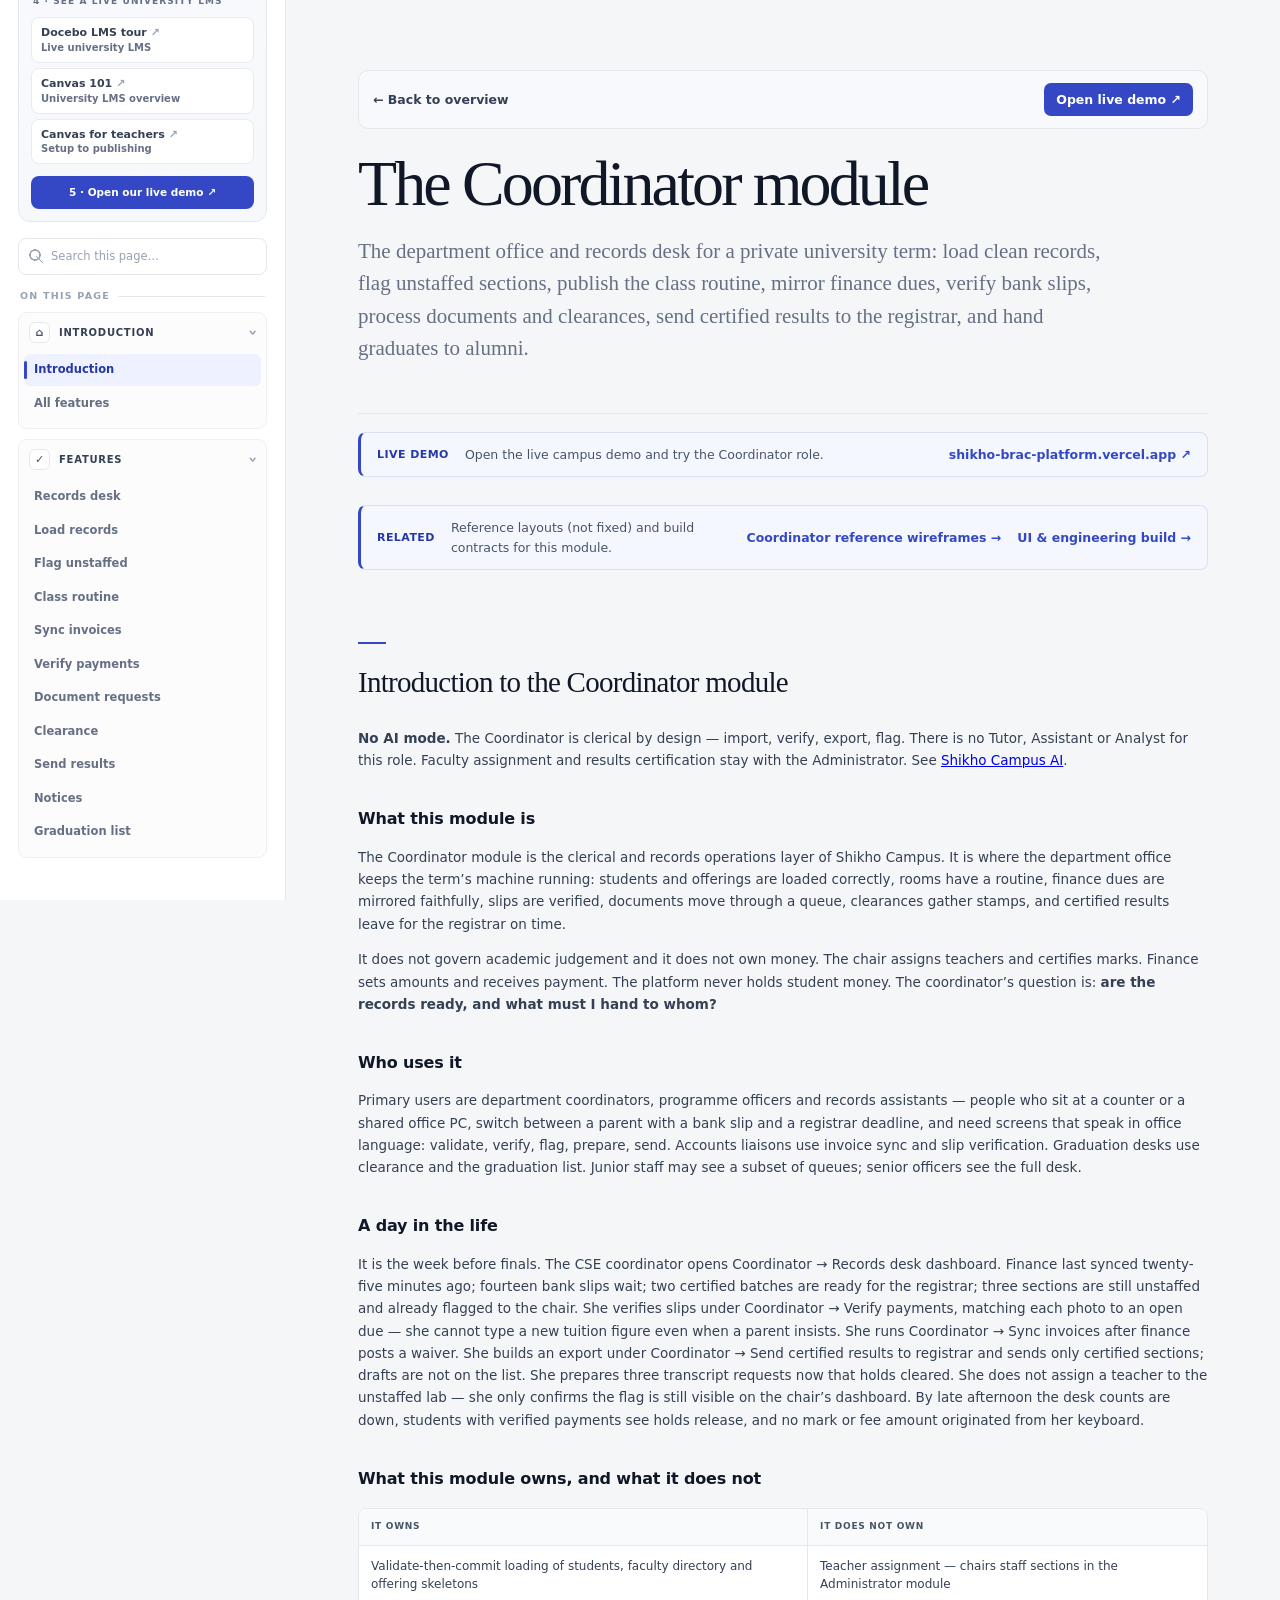
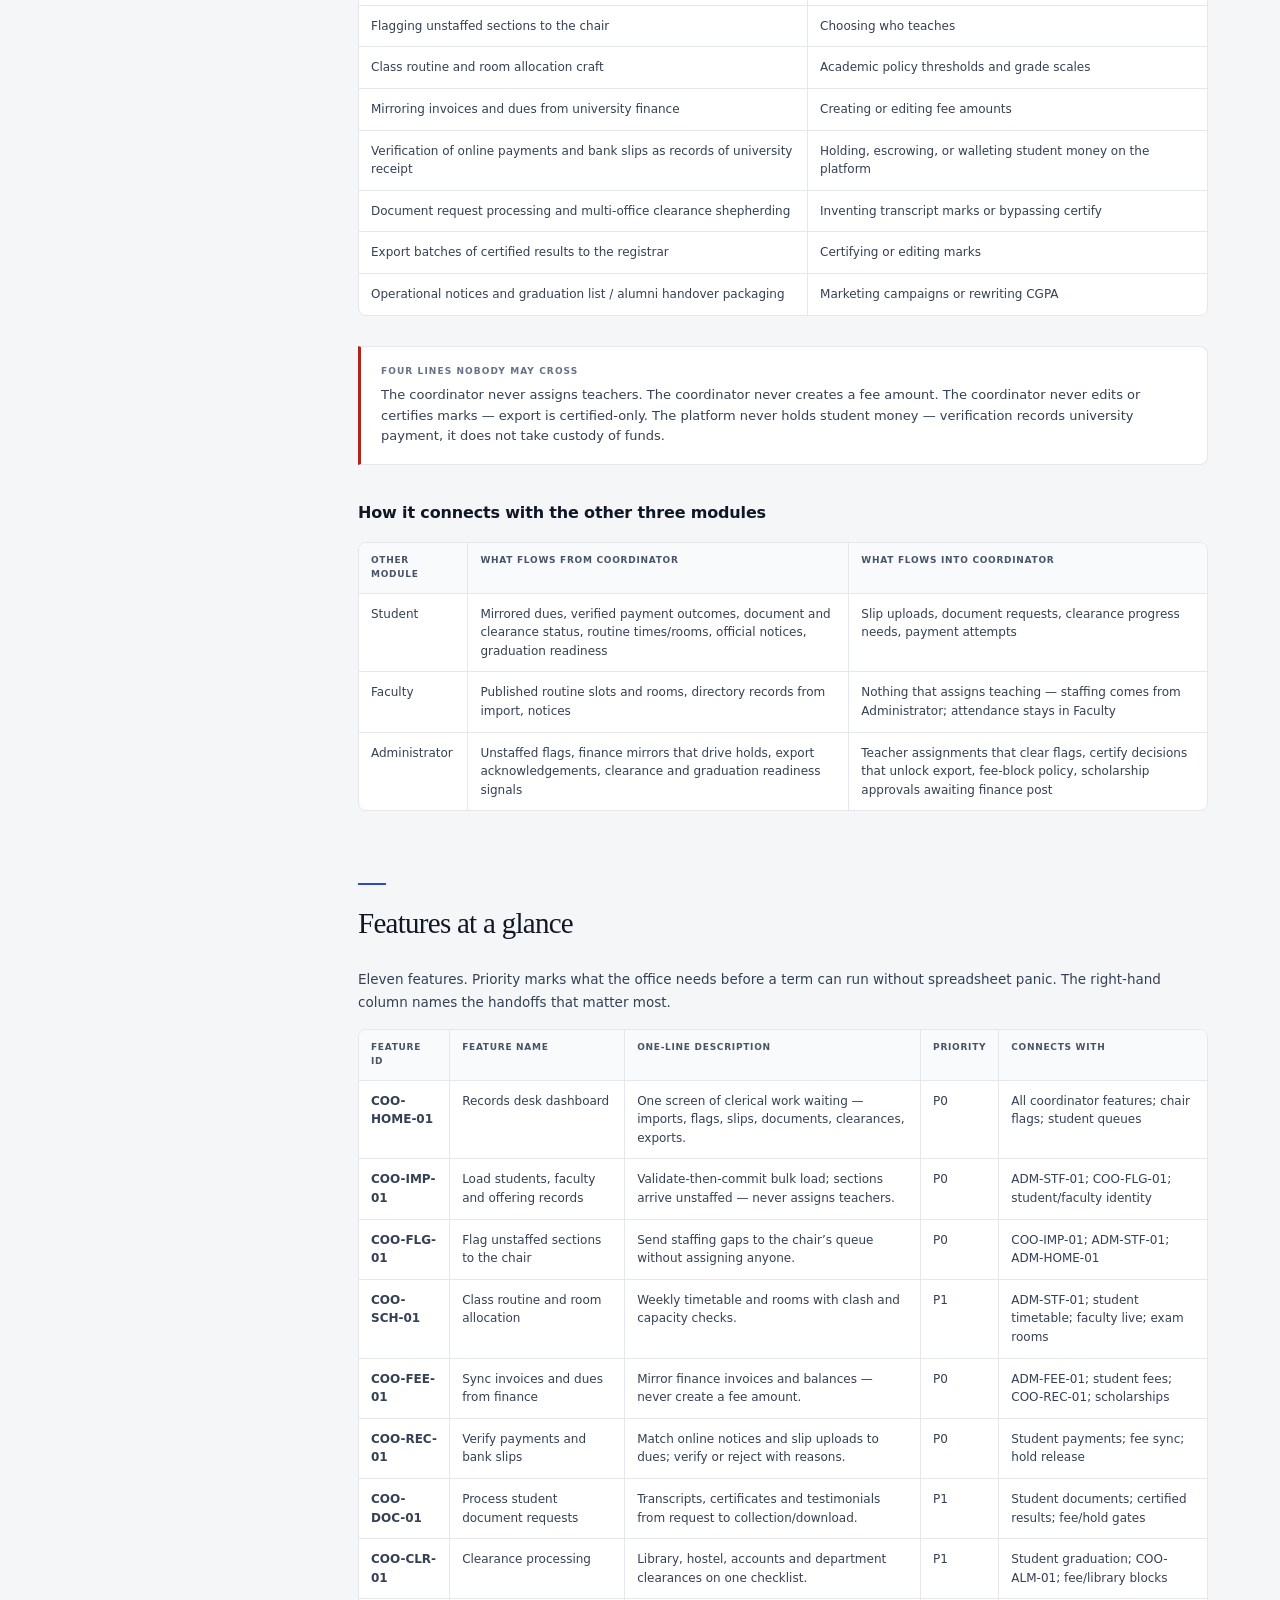
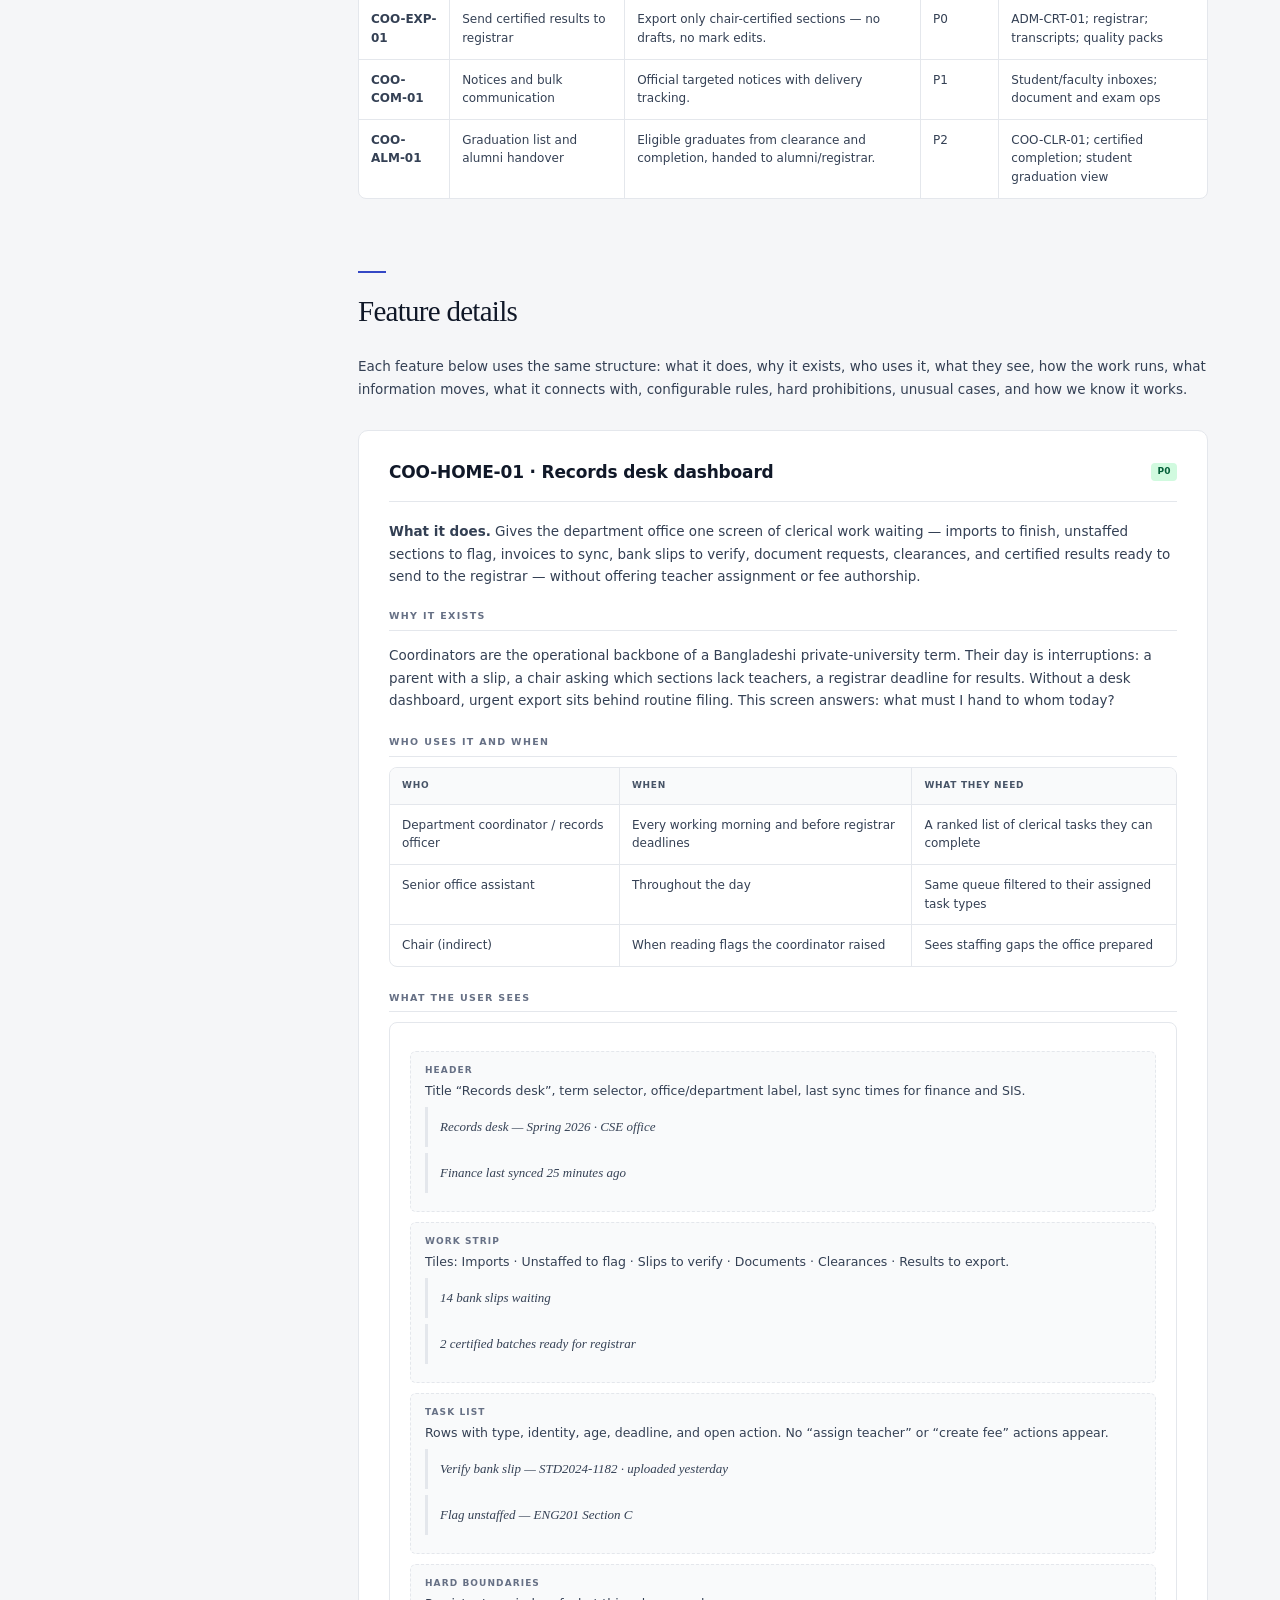
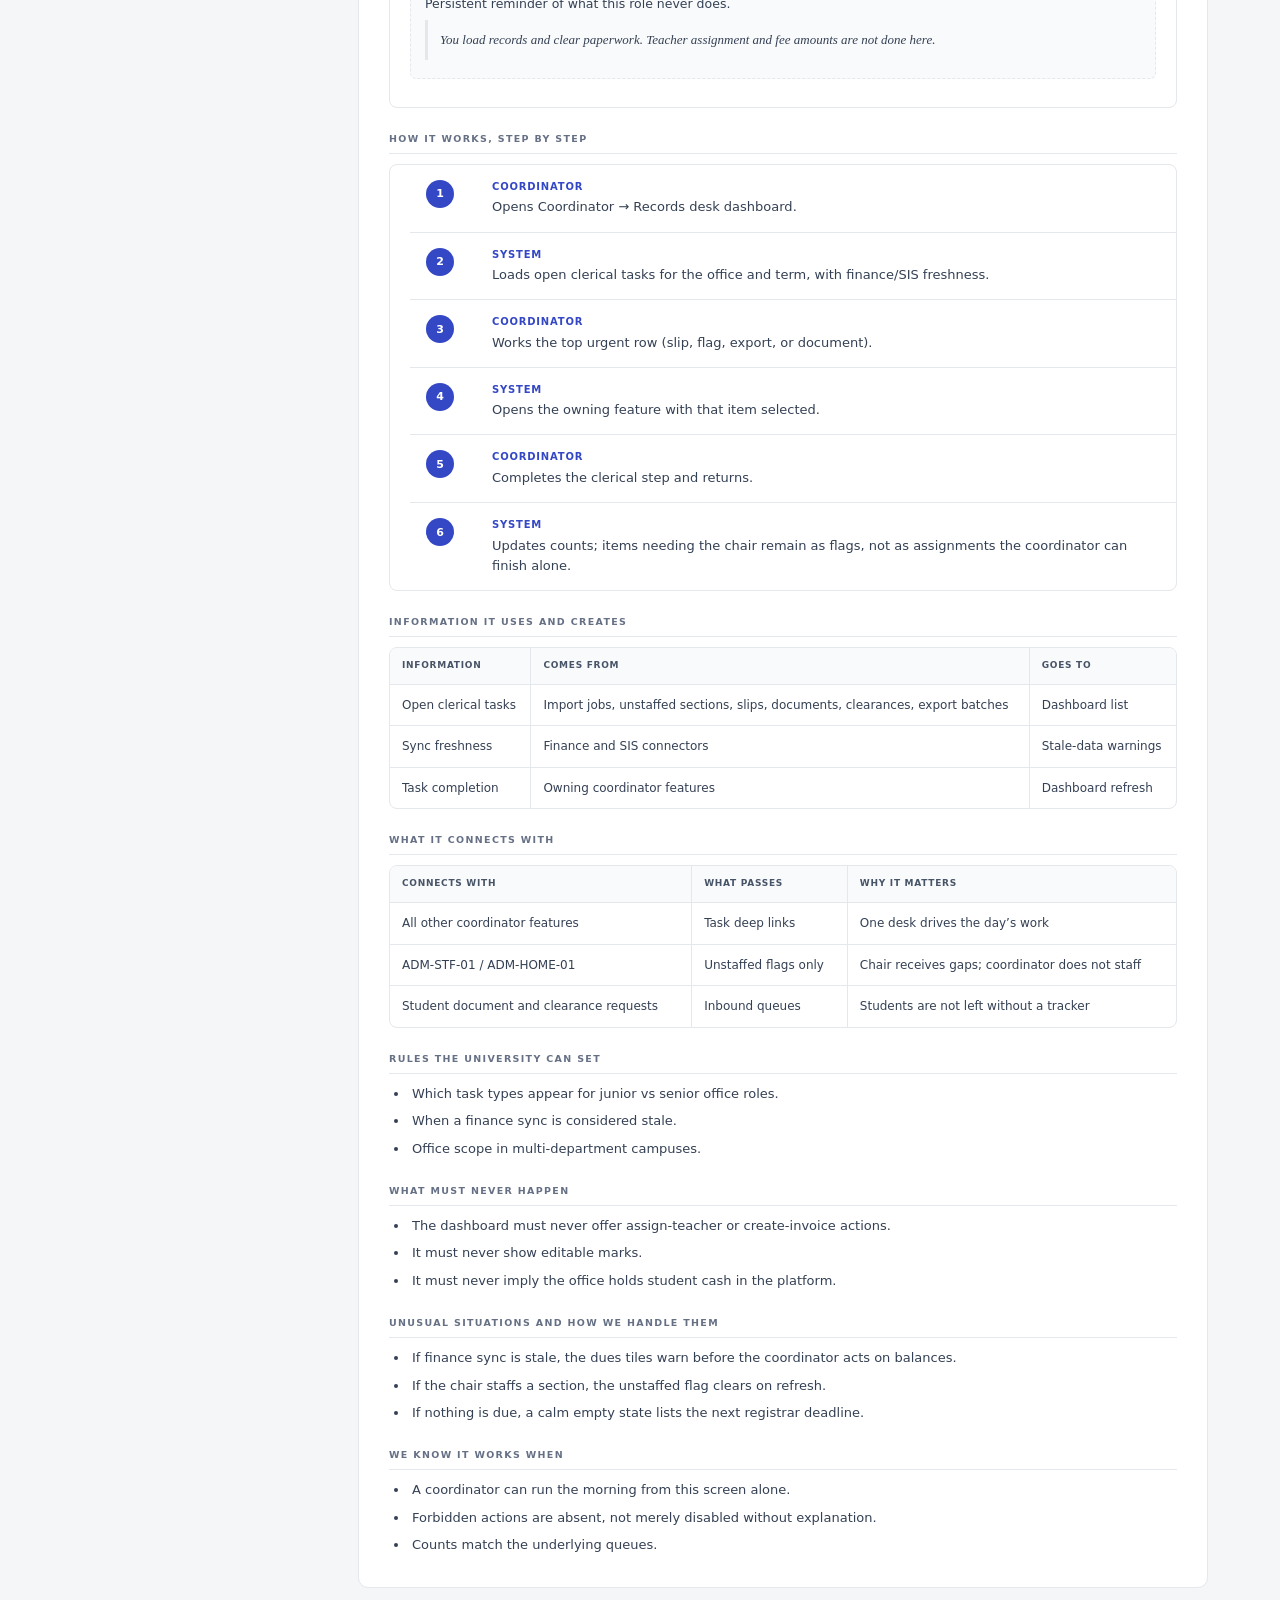
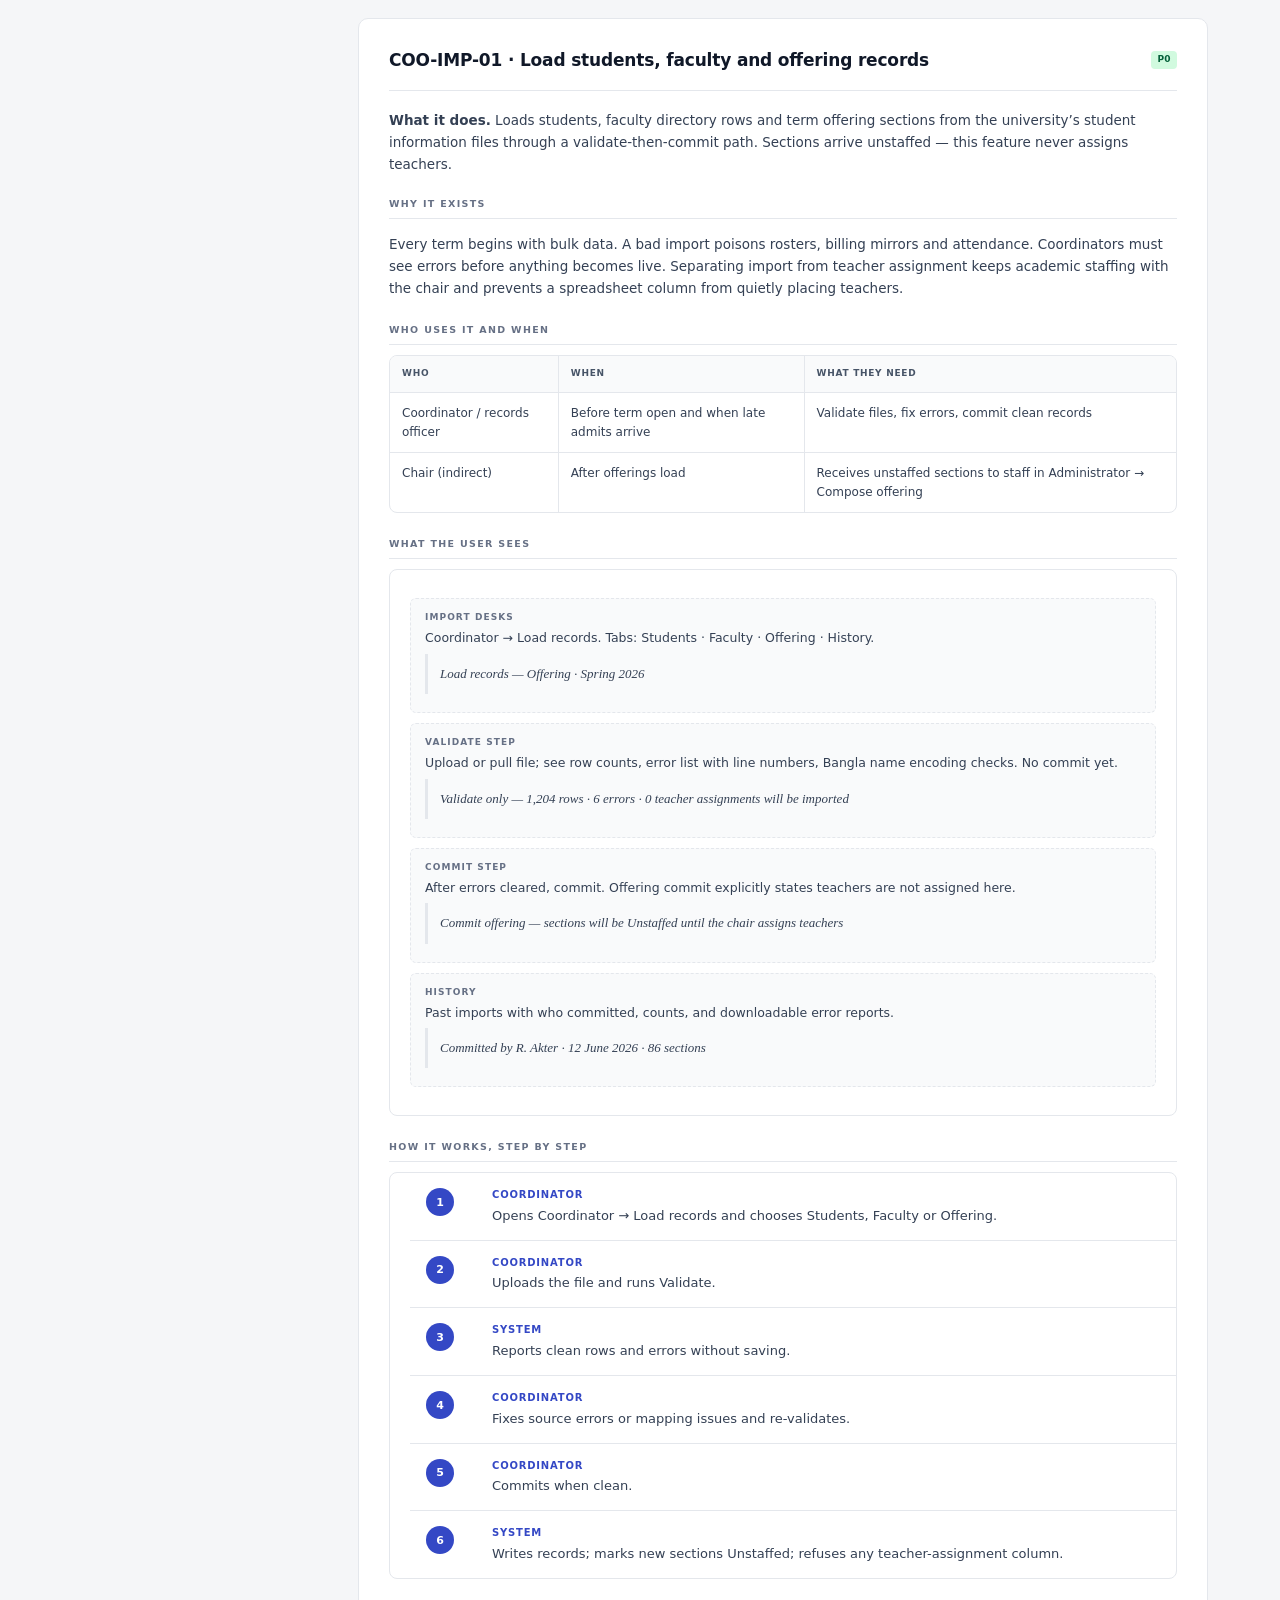
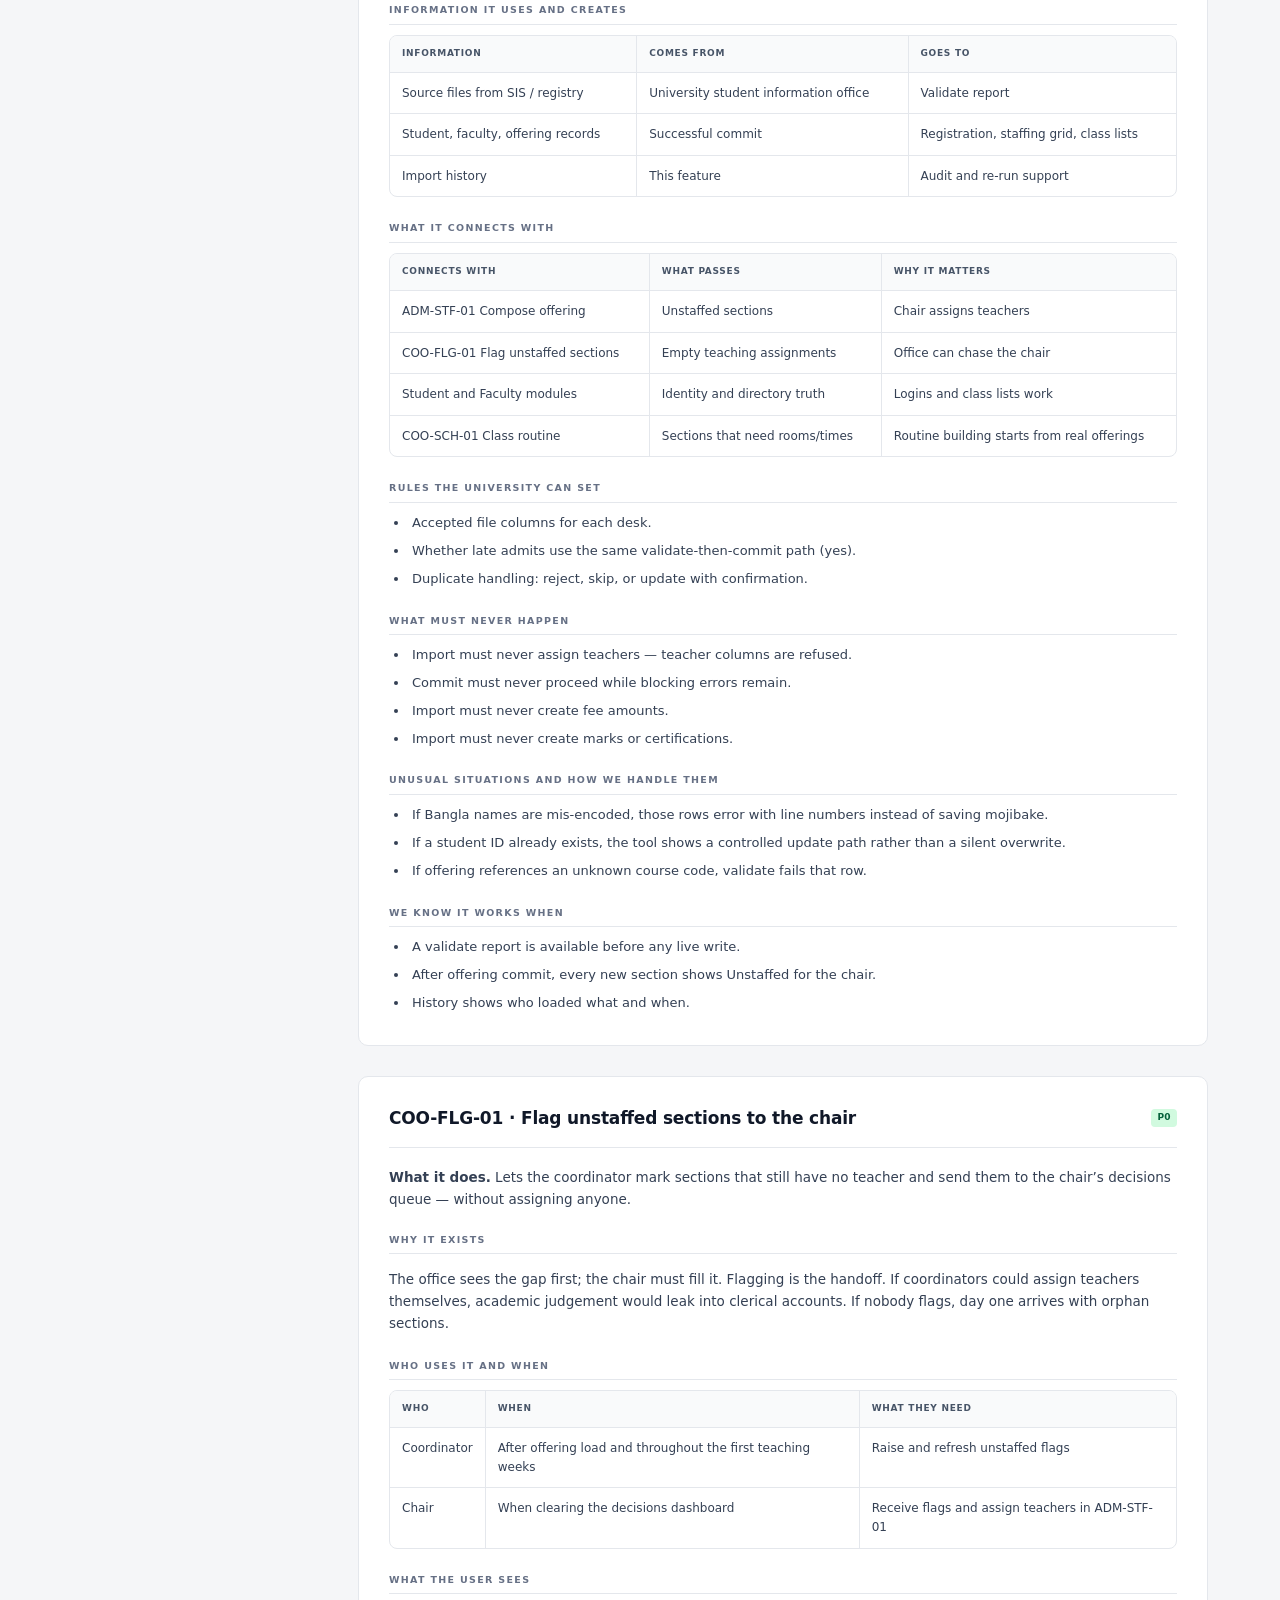
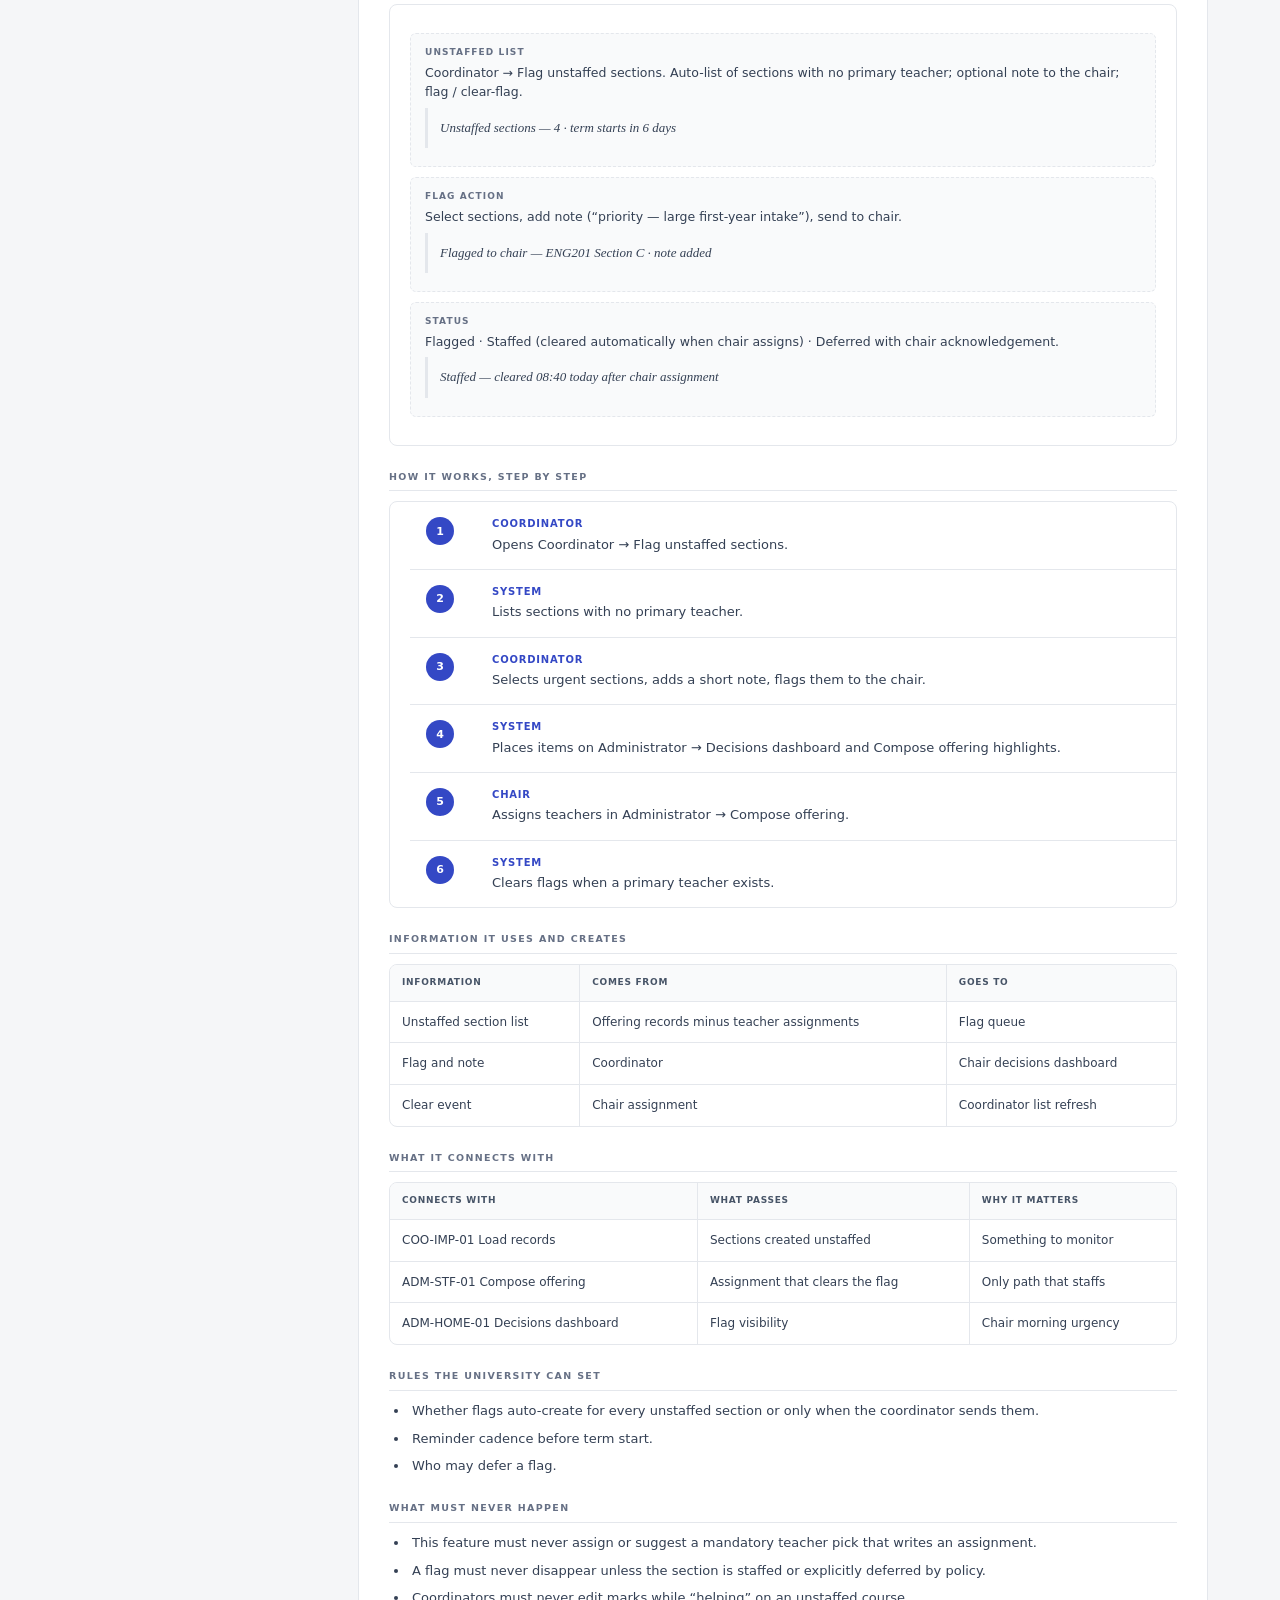
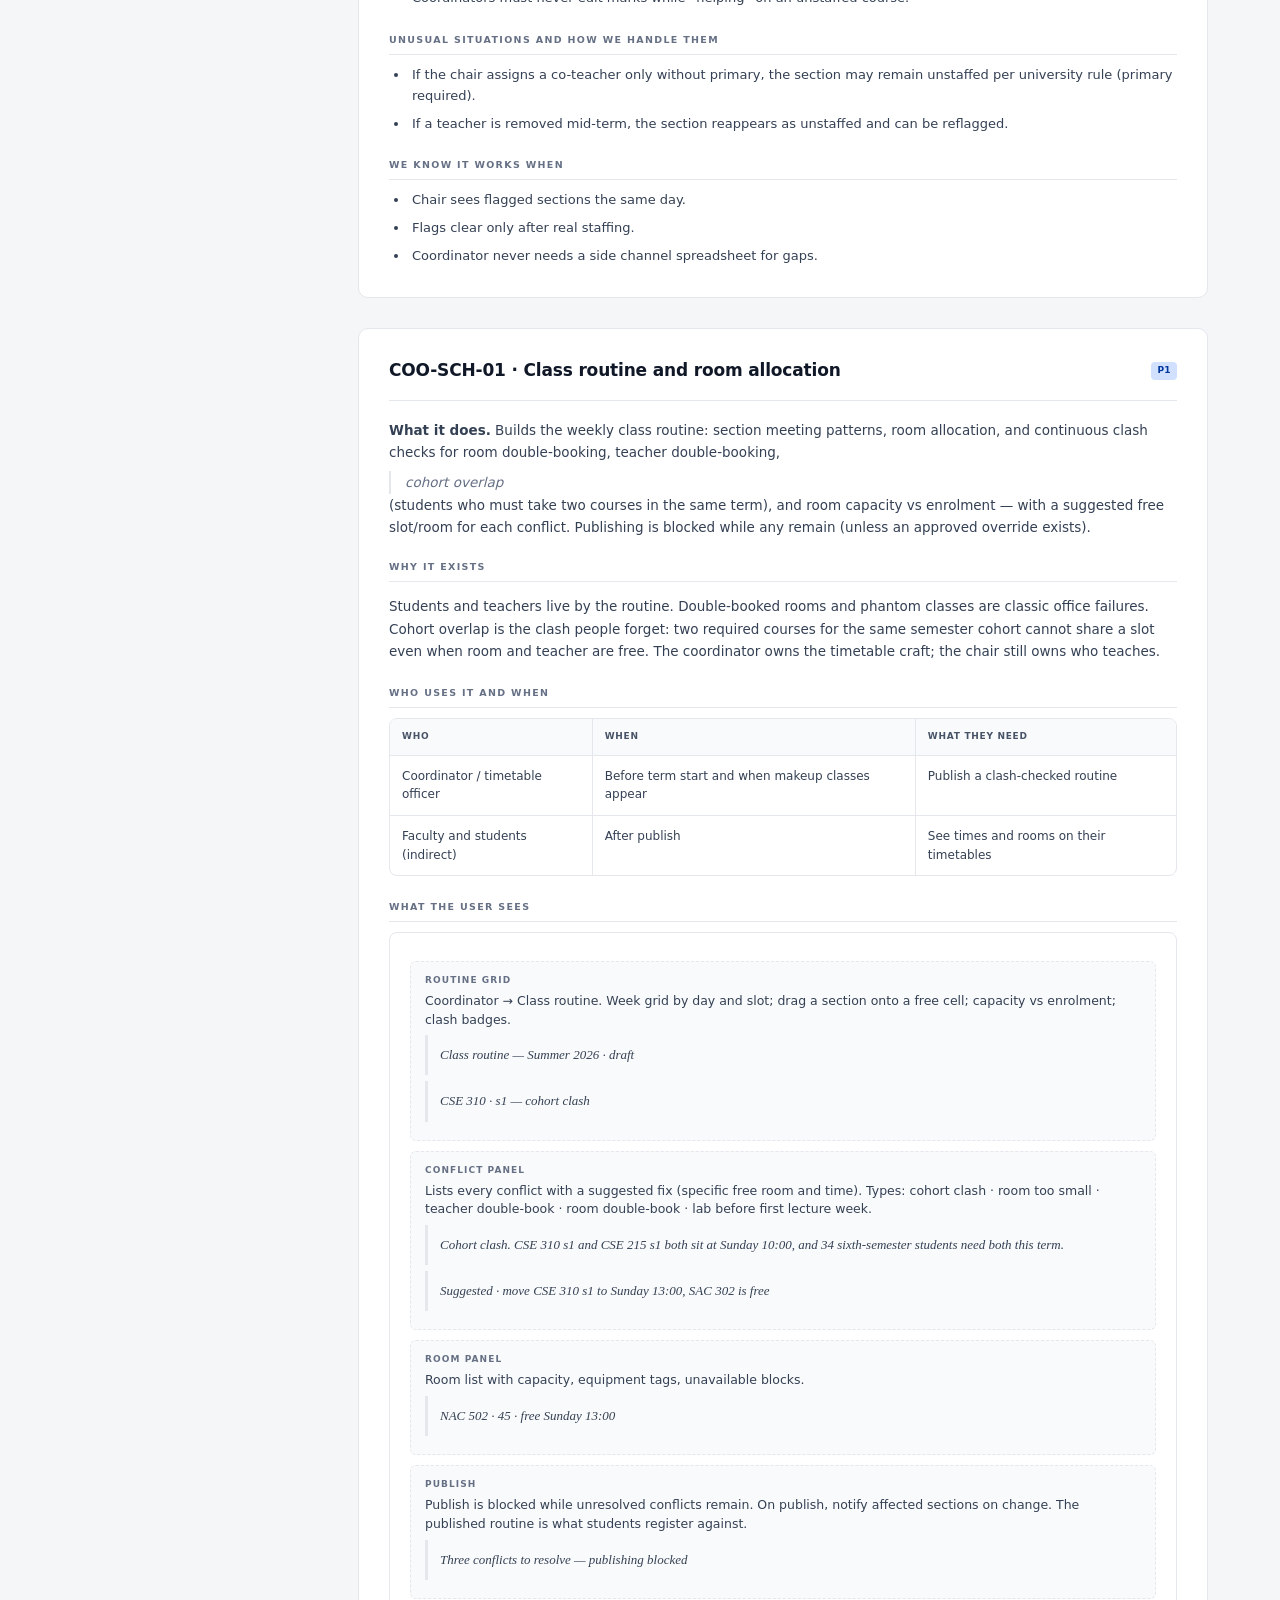
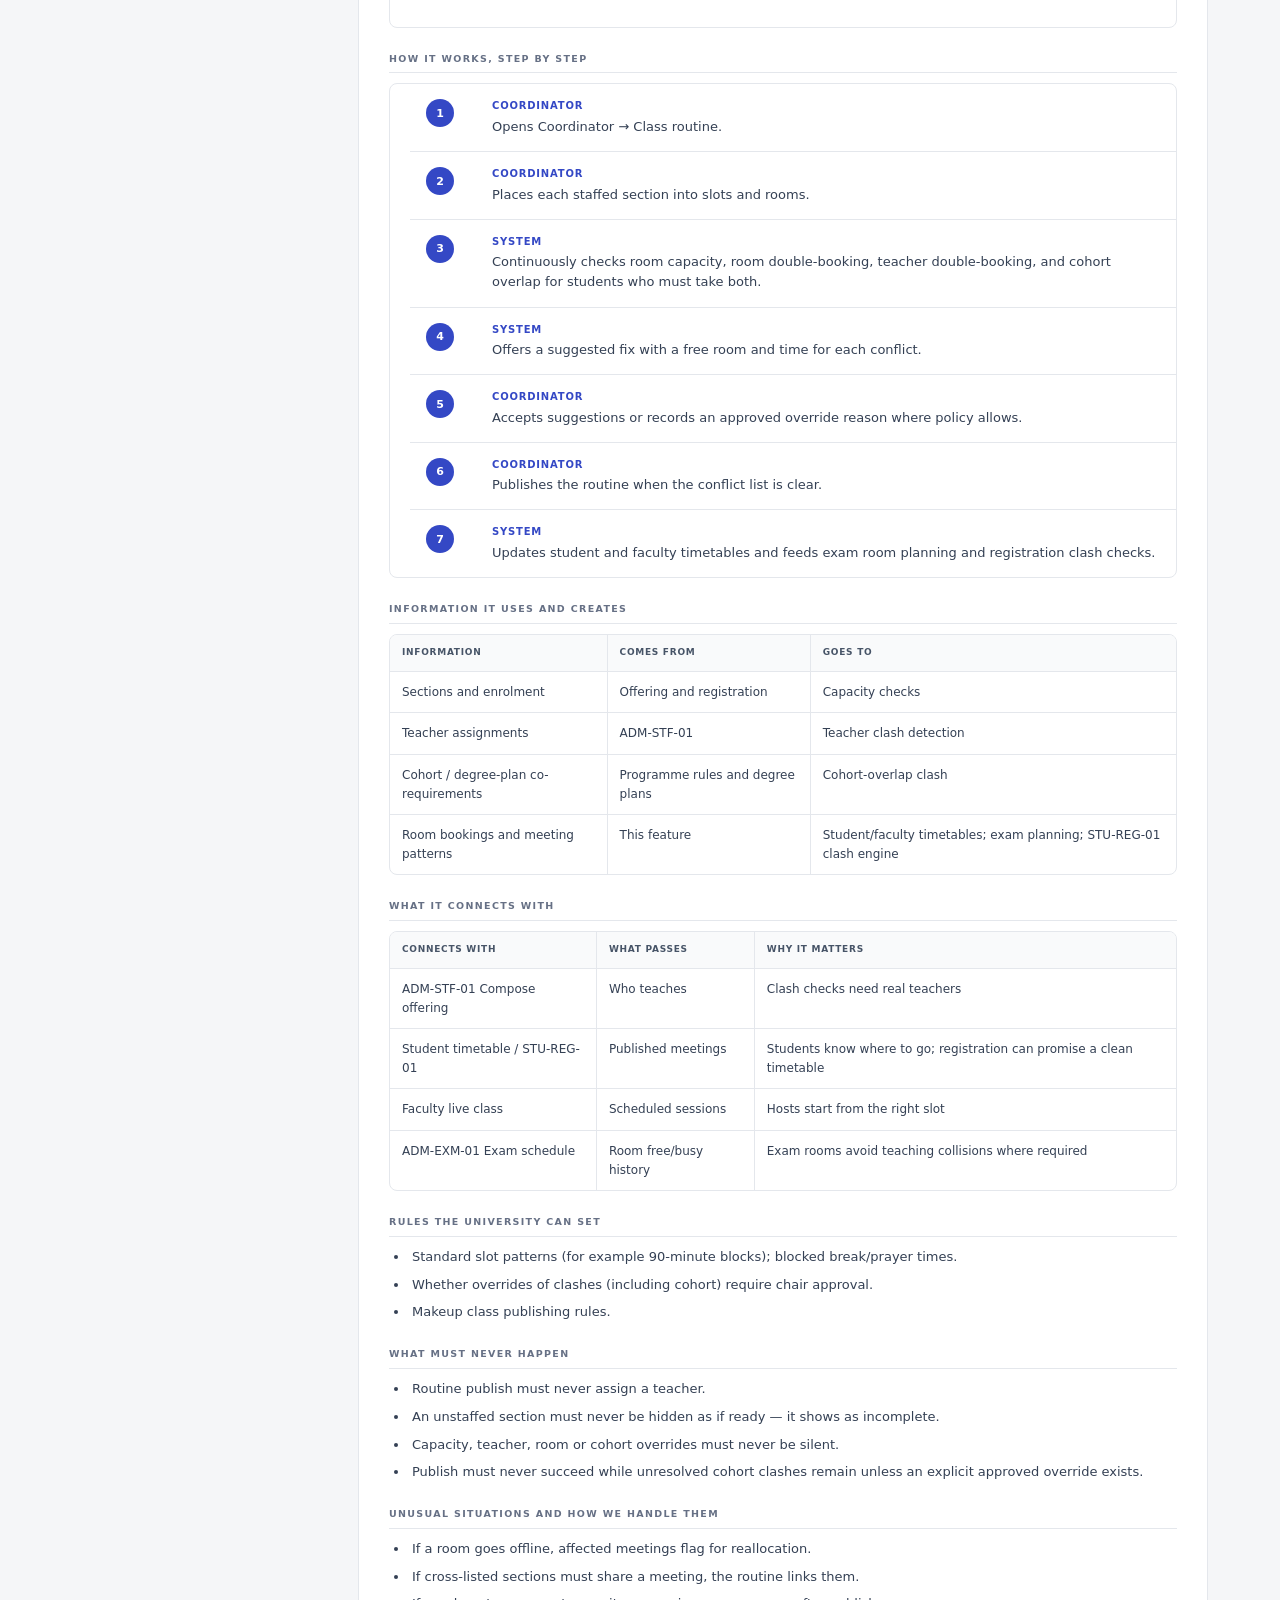
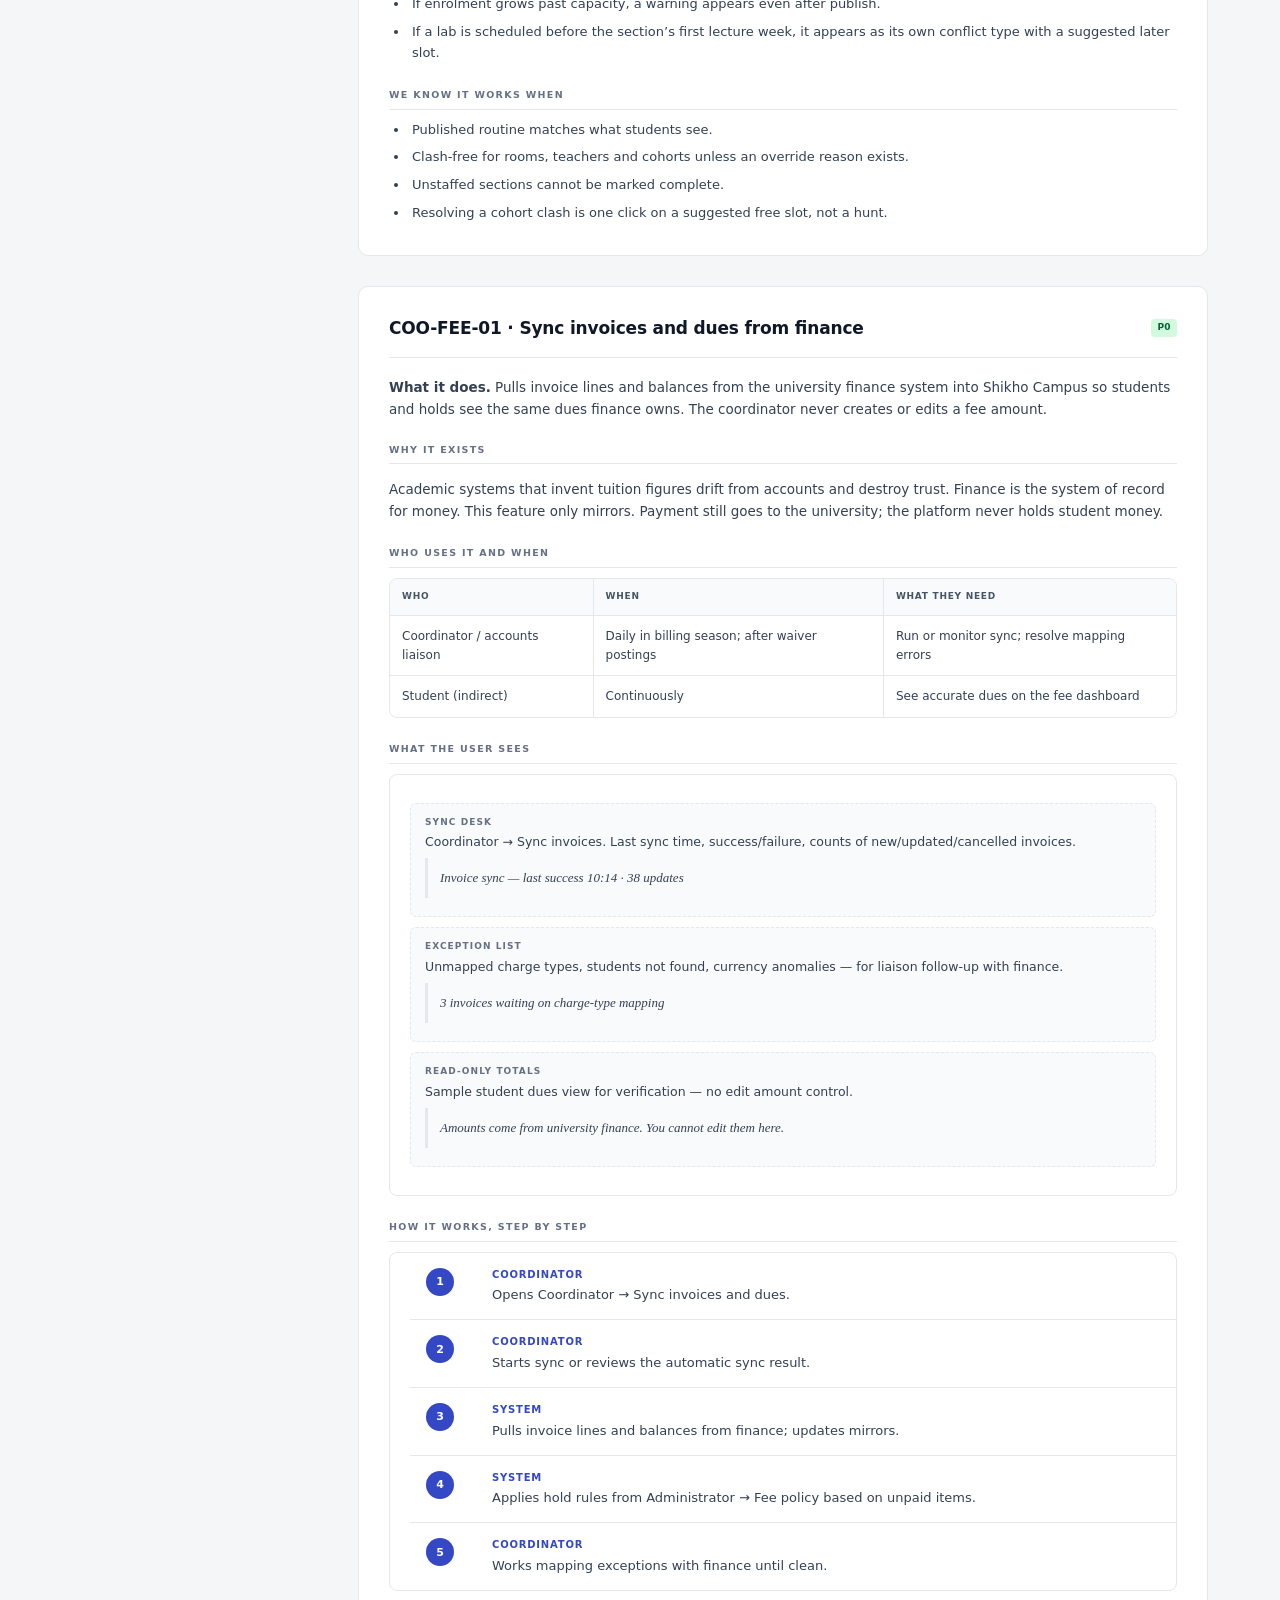
<file: prd-local/coordinator.html>
<!DOCTYPE html>
<html lang="en">
<head>
<meta charset="utf-8"/>
<meta name="viewport" content="width=device-width, initial-scale=1"/>
<title>Coordinator module — Shikho Campus PRD</title>
<link rel="stylesheet" href="./pro.css?v=24"/>
<link rel="stylesheet" href="./spec.css?v=24"/>
<link rel="stylesheet" href="./dev.css?v=24"/>
<script src="./nav.js?v=24" defer></script>
</head>
<body>
<div class="layout">

<nav>
  <div class="brand">Shikho Campus</div>
  <div class="sub">Coordinator module</div>

  <div class="g">On this page</div>
  <a href="#introduction">Introduction</a>
  <a href="#features">All features</a>


  <div class="g">Features</div>
  <a href="#COO-HOME-01">Records desk</a>
  <a href="#COO-IMP-01">Load records</a>
  <a href="#COO-FLG-01">Flag unstaffed</a>
  <a href="#COO-SCH-01">Class routine</a>
  <a href="#COO-FEE-01">Sync invoices</a>
  <a href="#COO-REC-01">Verify payments</a>
  <a href="#COO-DOC-01">Document requests</a>
  <a href="#COO-CLR-01">Clearance</a>
  <a href="#COO-EXP-01">Send results</a>
  <a href="#COO-COM-01">Notices</a>
  <a href="#COO-ALM-01">Graduation list</a>

  <div class="g">Go to</div>
  <a href="./ai.html">Shikho Campus AI (no coordinator mode)</a>
  <a href="./university-activities.html">All university activities</a>
  <a href="./platform.html">How parts connect</a>
  <a href="./index.html">Overview</a>
  <a href="https://shikho-brac-platform.vercel.app/">Live demo</a>
  <a href="./student.html">Student</a>
  <a href="./faculty.html">Faculty</a>
  <a href="./admin.html">Administrator</a>
  <a href="./platform.html">Platform &amp; loops</a>
</nav>

<main>
<div class="page-bar">
  <a class="page-bar-back" href="./index.html">← Back to overview</a>
  <a class="page-bar-demo" href="https://shikho-brac-platform.vercel.app/" target="_blank" rel="noopener">Open live demo ↗</a>
</div>


<header>
  <h1>The Coordinator module</h1>
  <p class="lede">The department office and records desk for a private university term: load clean records, flag unstaffed sections, publish the class routine, mirror finance dues, verify bank slips, process documents and clearances, send certified results to the registrar, and hand graduates to alumni.</p>
</header>
<aside class="demo-strip">
  <strong>Live demo</strong>
  <span>Open the live campus demo and try the Coordinator role.</span>
  <a href="https://shikho-brac-platform.vercel.app/" target="_blank" rel="noopener">shikho-brac-platform.vercel.app ↗</a>
</aside>
<aside class="demo-strip">
  <strong>Related</strong>
  <span>Reference layouts (not fixed) and build contracts for this module.</span>
  <a href="./wireframes.html#wf-coordinator">Coordinator reference wireframes →</a>
  <a href="./build.html">UI &amp; engineering build →</a>
</aside>


<section id="introduction">
<h2>Introduction to the Coordinator module</h2>
<p><strong>No AI mode.</strong> The Coordinator is clerical by design — import, verify, export, flag. There is no Tutor, Assistant or Analyst for this role. Faculty assignment and results certification stay with the Administrator. See <a href="./ai.html">Shikho Campus AI</a>.</p>

<h3>What this module is</h3>
<p>The Coordinator module is the clerical and records operations layer of Shikho Campus. It is where the department office keeps the term’s machine running: students and offerings are loaded correctly, rooms have a routine, finance dues are mirrored faithfully, slips are verified, documents move through a queue, clearances gather stamps, and certified results leave for the registrar on time.</p>
<p>It does not govern academic judgement and it does not own money. The chair assigns teachers and certifies marks. Finance sets amounts and receives payment. The platform never holds student money. The coordinator’s question is: <strong>are the records ready, and what must I hand to whom?</strong></p>

<h3>Who uses it</h3>
<p>Primary users are department coordinators, programme officers and records assistants — people who sit at a counter or a shared office PC, switch between a parent with a bank slip and a registrar deadline, and need screens that speak in office language: validate, verify, flag, prepare, send. Accounts liaisons use invoice sync and slip verification. Graduation desks use clearance and the graduation list. Junior staff may see a subset of queues; senior officers see the full desk.</p>

<h3>A day in the life</h3>
<p>It is the week before finals. The CSE coordinator opens Coordinator → Records desk dashboard. Finance last synced twenty-five minutes ago; fourteen bank slips wait; two certified batches are ready for the registrar; three sections are still unstaffed and already flagged to the chair. She verifies slips under Coordinator → Verify payments, matching each photo to an open due — she cannot type a new tuition figure even when a parent insists. She runs Coordinator → Sync invoices after finance posts a waiver. She builds an export under Coordinator → Send certified results to registrar and sends only certified sections; drafts are not on the list. She prepares three transcript requests now that holds cleared. She does not assign a teacher to the unstaffed lab — she only confirms the flag is still visible on the chair’s dashboard. By late afternoon the desk counts are down, students with verified payments see holds release, and no mark or fee amount originated from her keyboard.</p>

<h3>What this module owns, and what it does not</h3>
  <table>
    <tr><th>It owns</th><th>It does not own</th></tr>
    <tr><td>Validate-then-commit loading of students, faculty directory and offering skeletons</td><td>Teacher assignment — chairs staff sections in the Administrator module</td></tr>
    <tr><td>Flagging unstaffed sections to the chair</td><td>Choosing who teaches</td></tr>
    <tr><td>Class routine and room allocation craft</td><td>Academic policy thresholds and grade scales</td></tr>
    <tr><td>Mirroring invoices and dues from university finance</td><td>Creating or editing fee amounts</td></tr>
    <tr><td>Verification of online payments and bank slips as records of university receipt</td><td>Holding, escrowing, or walleting student money on the platform</td></tr>
    <tr><td>Document request processing and multi-office clearance shepherding</td><td>Inventing transcript marks or bypassing certify</td></tr>
    <tr><td>Export batches of certified results to the registrar</td><td>Certifying or editing marks</td></tr>
    <tr><td>Operational notices and graduation list / alumni handover packaging</td><td>Marketing campaigns or rewriting CGPA</td></tr>
  </table>

<div class="callout danger">
  <b>Four lines nobody may cross</b>
  The coordinator never assigns teachers. The coordinator never creates a fee amount. The coordinator never edits or certifies marks — export is certified-only. The platform never holds student money — verification records university payment, it does not take custody of funds.
</div>

<h3>How it connects with the other three modules</h3>
  <table>
    <tr><th>Other module</th><th>What flows from Coordinator</th><th>What flows into Coordinator</th></tr>
    <tr><td>Student</td><td>Mirrored dues, verified payment outcomes, document and clearance status, routine times/rooms, official notices, graduation readiness</td><td>Slip uploads, document requests, clearance progress needs, payment attempts</td></tr>
    <tr><td>Faculty</td><td>Published routine slots and rooms, directory records from import, notices</td><td>Nothing that assigns teaching — staffing comes from Administrator; attendance stays in Faculty</td></tr>
    <tr><td>Administrator</td><td>Unstaffed flags, finance mirrors that drive holds, export acknowledgements, clearance and graduation readiness signals</td><td>Teacher assignments that clear flags, certify decisions that unlock export, fee-block policy, scholarship approvals awaiting finance post</td></tr>
  </table>
</section>

<section id="features">
<h2>Features at a glance</h2>
<p>Eleven features. Priority marks what the office needs before a term can run without spreadsheet panic. The right-hand column names the handoffs that matter most.</p>
  <table>
    <tr><th>Feature ID</th><th>Feature name</th><th>One-line description</th><th>Priority</th><th>Connects with</th></tr>
    <tr><td><strong>COO-HOME-01</strong></td><td>Records desk dashboard</td><td>One screen of clerical work waiting — imports, flags, slips, documents, clearances, exports.</td><td>P0</td><td>All coordinator features; chair flags; student queues</td></tr>
    <tr><td><strong>COO-IMP-01</strong></td><td>Load students, faculty and offering records</td><td>Validate-then-commit bulk load; sections arrive unstaffed — never assigns teachers.</td><td>P0</td><td>ADM-STF-01; COO-FLG-01; student/faculty identity</td></tr>
    <tr><td><strong>COO-FLG-01</strong></td><td>Flag unstaffed sections to the chair</td><td>Send staffing gaps to the chair’s queue without assigning anyone.</td><td>P0</td><td>COO-IMP-01; ADM-STF-01; ADM-HOME-01</td></tr>
    <tr><td><strong>COO-SCH-01</strong></td><td>Class routine and room allocation</td><td>Weekly timetable and rooms with clash and capacity checks.</td><td>P1</td><td>ADM-STF-01; student timetable; faculty live; exam rooms</td></tr>
    <tr><td><strong>COO-FEE-01</strong></td><td>Sync invoices and dues from finance</td><td>Mirror finance invoices and balances — never create a fee amount.</td><td>P0</td><td>ADM-FEE-01; student fees; COO-REC-01; scholarships</td></tr>
    <tr><td><strong>COO-REC-01</strong></td><td>Verify payments and bank slips</td><td>Match online notices and slip uploads to dues; verify or reject with reasons.</td><td>P0</td><td>Student payments; fee sync; hold release</td></tr>
    <tr><td><strong>COO-DOC-01</strong></td><td>Process student document requests</td><td>Transcripts, certificates and testimonials from request to collection/download.</td><td>P1</td><td>Student documents; certified results; fee/hold gates</td></tr>
    <tr><td><strong>COO-CLR-01</strong></td><td>Clearance processing</td><td>Library, hostel, accounts and department clearances on one checklist.</td><td>P1</td><td>Student graduation; COO-ALM-01; fee/library blocks</td></tr>
    <tr><td><strong>COO-EXP-01</strong></td><td>Send certified results to registrar</td><td>Export only chair-certified sections — no drafts, no mark edits.</td><td>P0</td><td>ADM-CRT-01; registrar; transcripts; quality packs</td></tr>
    <tr><td><strong>COO-COM-01</strong></td><td>Notices and bulk communication</td><td>Official targeted notices with delivery tracking.</td><td>P1</td><td>Student/faculty inboxes; document and exam ops</td></tr>
    <tr><td><strong>COO-ALM-01</strong></td><td>Graduation list and alumni handover</td><td>Eligible graduates from clearance and completion, handed to alumni/registrar.</td><td>P2</td><td>COO-CLR-01; certified completion; student graduation view</td></tr>
  </table>
</section>

<h2 id="feature-details">Feature details</h2>
<p>Each feature below uses the same structure: what it does, why it exists, who uses it, what they see, how the work runs, what information moves, what it connects with, configurable rules, hard prohibitions, unusual cases, and how we know it works.</p>

<article class="spec" id="COO-HOME-01">
  <div class="spec-head"><h3>COO-HOME-01 · Records desk dashboard</h3><span class="tag p0">P0</span></div>
  <p class="intent"><strong>What it does.</strong> Gives the department office one screen of clerical work waiting — imports to finish, unstaffed sections to flag, invoices to sync, bank slips to verify, document requests, clearances, and certified results ready to send to the registrar — without offering teacher assignment or fee authorship.</p>
  <h4>Why it exists</h4>
  <p>Coordinators are the operational backbone of a Bangladeshi private-university term. Their day is interruptions: a parent with a slip, a chair asking which sections lack teachers, a registrar deadline for results. Without a desk dashboard, urgent export sits behind routine filing. This screen answers: what must I hand to whom today?</p>
  <h4>Who uses it and when</h4>
  <table>
    <tr><th>Who</th><th>When</th><th>What they need</th></tr>
    <tr><td>Department coordinator / records officer</td><td>Every working morning and before registrar deadlines</td><td>A ranked list of clerical tasks they can complete</td></tr>
    <tr><td>Senior office assistant</td><td>Throughout the day</td><td>Same queue filtered to their assigned task types</td></tr>
    <tr><td>Chair (indirect)</td><td>When reading flags the coordinator raised</td><td>Sees staffing gaps the office prepared</td></tr>
  </table>
  <h4>What the user sees</h4>
  <div class="screen">
    <div class="zone">
      <strong>Header</strong>
      <p>Title “Records desk”, term selector, office/department label, last sync times for finance and SIS.</p>
      <div class="copy">Records desk — Spring 2026 · CSE office</div>
      <div class="copy">Finance last synced 25 minutes ago</div>
    </div>
    <div class="zone">
      <strong>Work strip</strong>
      <p>Tiles: Imports · Unstaffed to flag · Slips to verify · Documents · Clearances · Results to export.</p>
      <div class="copy">14 bank slips waiting</div>
      <div class="copy">2 certified batches ready for registrar</div>
    </div>
    <div class="zone">
      <strong>Task list</strong>
      <p>Rows with type, identity, age, deadline, and open action. No “assign teacher” or “create fee” actions appear.</p>
      <div class="copy">Verify bank slip — STD2024-1182 · uploaded yesterday</div>
      <div class="copy">Flag unstaffed — ENG201 Section C</div>
    </div>
    <div class="zone">
      <strong>Hard boundaries</strong>
      <p>Persistent reminder of what this role never does.</p>
      <div class="copy">You load records and clear paperwork. Teacher assignment and fee amounts are not done here.</div>
    </div>
  </div>
  <h4>How it works, step by step</h4>
  <ol class="journey">
    <li><span class="n">1</span><div><span class="who">Coordinator</span>Opens Coordinator → Records desk dashboard.</div></li>
    <li><span class="n">2</span><div><span class="who">System</span>Loads open clerical tasks for the office and term, with finance/SIS freshness.</div></li>
    <li><span class="n">3</span><div><span class="who">Coordinator</span>Works the top urgent row (slip, flag, export, or document).</div></li>
    <li><span class="n">4</span><div><span class="who">System</span>Opens the owning feature with that item selected.</div></li>
    <li><span class="n">5</span><div><span class="who">Coordinator</span>Completes the clerical step and returns.</div></li>
    <li><span class="n">6</span><div><span class="who">System</span>Updates counts; items needing the chair remain as flags, not as assignments the coordinator can finish alone.</div></li>
  </ol>
  <h4>Information it uses and creates</h4>
  <table>
    <tr><th>Information</th><th>Comes from</th><th>Goes to</th></tr>
    <tr><td>Open clerical tasks</td><td>Import jobs, unstaffed sections, slips, documents, clearances, export batches</td><td>Dashboard list</td></tr>
    <tr><td>Sync freshness</td><td>Finance and SIS connectors</td><td>Stale-data warnings</td></tr>
    <tr><td>Task completion</td><td>Owning coordinator features</td><td>Dashboard refresh</td></tr>
  </table>
  <h4>What it connects with</h4>
  <table>
    <tr><th>Connects with</th><th>What passes</th><th>Why it matters</th></tr>
    <tr><td>All other coordinator features</td><td>Task deep links</td><td>One desk drives the day’s work</td></tr>
    <tr><td>ADM-STF-01 / ADM-HOME-01</td><td>Unstaffed flags only</td><td>Chair receives gaps; coordinator does not staff</td></tr>
    <tr><td>Student document and clearance requests</td><td>Inbound queues</td><td>Students are not left without a tracker</td></tr>
  </table>
  <h4>Rules the university can set</h4>
  <ul>
    <li>Which task types appear for junior vs senior office roles.</li>
    <li>When a finance sync is considered stale.</li>
    <li>Office scope in multi-department campuses.</li>
  </ul>
  <h4>What must never happen</h4>
  <ul>
    <li>The dashboard must never offer assign-teacher or create-invoice actions.</li>
    <li>It must never show editable marks.</li>
    <li>It must never imply the office holds student cash in the platform.</li>
  </ul>
  <h4>Unusual situations and how we handle them</h4>
  <ul>
    <li>If finance sync is stale, the dues tiles warn before the coordinator acts on balances.</li>
    <li>If the chair staffs a section, the unstaffed flag clears on refresh.</li>
    <li>If nothing is due, a calm empty state lists the next registrar deadline.</li>
  </ul>
  <h4>We know it works when</h4>
  <ul>
    <li>A coordinator can run the morning from this screen alone.</li>
    <li>Forbidden actions are absent, not merely disabled without explanation.</li>
    <li>Counts match the underlying queues.</li>
  </ul>
</article>

<article class="spec" id="COO-IMP-01">
  <div class="spec-head"><h3>COO-IMP-01 · Load students, faculty and offering records</h3><span class="tag p0">P0</span></div>
  <p class="intent"><strong>What it does.</strong> Loads students, faculty directory rows and term offering sections from the university’s student information files through a validate-then-commit path. Sections arrive unstaffed — this feature never assigns teachers.</p>
  <h4>Why it exists</h4>
  <p>Every term begins with bulk data. A bad import poisons rosters, billing mirrors and attendance. Coordinators must see errors before anything becomes live. Separating import from teacher assignment keeps academic staffing with the chair and prevents a spreadsheet column from quietly placing teachers.</p>
  <h4>Who uses it and when</h4>
  <table>
    <tr><th>Who</th><th>When</th><th>What they need</th></tr>
    <tr><td>Coordinator / records officer</td><td>Before term open and when late admits arrive</td><td>Validate files, fix errors, commit clean records</td></tr>
    <tr><td>Chair (indirect)</td><td>After offerings load</td><td>Receives unstaffed sections to staff in Administrator → Compose offering</td></tr>
  </table>
  <h4>What the user sees</h4>
  <div class="screen">
    <div class="zone">
      <strong>Import desks</strong>
      <p>Coordinator → Load records. Tabs: Students · Faculty · Offering · History.</p>
      <div class="copy">Load records — Offering · Spring 2026</div>
    </div>
    <div class="zone">
      <strong>Validate step</strong>
      <p>Upload or pull file; see row counts, error list with line numbers, Bangla name encoding checks. No commit yet.</p>
      <div class="copy">Validate only — 1,204 rows · 6 errors · 0 teacher assignments will be imported</div>
    </div>
    <div class="zone">
      <strong>Commit step</strong>
      <p>After errors cleared, commit. Offering commit explicitly states teachers are not assigned here.</p>
      <div class="copy">Commit offering — sections will be Unstaffed until the chair assigns teachers</div>
    </div>
    <div class="zone">
      <strong>History</strong>
      <p>Past imports with who committed, counts, and downloadable error reports.</p>
      <div class="copy">Committed by R. Akter · 12 June 2026 · 86 sections</div>
    </div>
  </div>
  <h4>How it works, step by step</h4>
  <ol class="journey">
    <li><span class="n">1</span><div><span class="who">Coordinator</span>Opens Coordinator → Load records and chooses Students, Faculty or Offering.</div></li>
    <li><span class="n">2</span><div><span class="who">Coordinator</span>Uploads the file and runs Validate.</div></li>
    <li><span class="n">3</span><div><span class="who">System</span>Reports clean rows and errors without saving.</div></li>
    <li><span class="n">4</span><div><span class="who">Coordinator</span>Fixes source errors or mapping issues and re-validates.</div></li>
    <li><span class="n">5</span><div><span class="who">Coordinator</span>Commits when clean.</div></li>
    <li><span class="n">6</span><div><span class="who">System</span>Writes records; marks new sections Unstaffed; refuses any teacher-assignment column.</div></li>
  </ol>
  <h4>Information it uses and creates</h4>
  <table>
    <tr><th>Information</th><th>Comes from</th><th>Goes to</th></tr>
    <tr><td>Source files from SIS / registry</td><td>University student information office</td><td>Validate report</td></tr>
    <tr><td>Student, faculty, offering records</td><td>Successful commit</td><td>Registration, staffing grid, class lists</td></tr>
    <tr><td>Import history</td><td>This feature</td><td>Audit and re-run support</td></tr>
  </table>
  <h4>What it connects with</h4>
  <table>
    <tr><th>Connects with</th><th>What passes</th><th>Why it matters</th></tr>
    <tr><td>ADM-STF-01 Compose offering</td><td>Unstaffed sections</td><td>Chair assigns teachers</td></tr>
    <tr><td>COO-FLG-01 Flag unstaffed sections</td><td>Empty teaching assignments</td><td>Office can chase the chair</td></tr>
    <tr><td>Student and Faculty modules</td><td>Identity and directory truth</td><td>Logins and class lists work</td></tr>
    <tr><td>COO-SCH-01 Class routine</td><td>Sections that need rooms/times</td><td>Routine building starts from real offerings</td></tr>
  </table>
  <h4>Rules the university can set</h4>
  <ul>
    <li>Accepted file columns for each desk.</li>
    <li>Whether late admits use the same validate-then-commit path (yes).</li>
    <li>Duplicate handling: reject, skip, or update with confirmation.</li>
  </ul>
  <h4>What must never happen</h4>
  <ul>
    <li>Import must never assign teachers — teacher columns are refused.</li>
    <li>Commit must never proceed while blocking errors remain.</li>
    <li>Import must never create fee amounts.</li>
    <li>Import must never create marks or certifications.</li>
  </ul>
  <h4>Unusual situations and how we handle them</h4>
  <ul>
    <li>If Bangla names are mis-encoded, those rows error with line numbers instead of saving mojibake.</li>
    <li>If a student ID already exists, the tool shows a controlled update path rather than a silent overwrite.</li>
    <li>If offering references an unknown course code, validate fails that row.</li>
  </ul>
  <h4>We know it works when</h4>
  <ul>
    <li>A validate report is available before any live write.</li>
    <li>After offering commit, every new section shows Unstaffed for the chair.</li>
    <li>History shows who loaded what and when.</li>
  </ul>
</article>

<article class="spec" id="COO-FLG-01">
  <div class="spec-head"><h3>COO-FLG-01 · Flag unstaffed sections to the chair</h3><span class="tag p0">P0</span></div>
  <p class="intent"><strong>What it does.</strong> Lets the coordinator mark sections that still have no teacher and send them to the chair’s decisions queue — without assigning anyone.</p>
  <h4>Why it exists</h4>
  <p>The office sees the gap first; the chair must fill it. Flagging is the handoff. If coordinators could assign teachers themselves, academic judgement would leak into clerical accounts. If nobody flags, day one arrives with orphan sections.</p>
  <h4>Who uses it and when</h4>
  <table>
    <tr><th>Who</th><th>When</th><th>What they need</th></tr>
    <tr><td>Coordinator</td><td>After offering load and throughout the first teaching weeks</td><td>Raise and refresh unstaffed flags</td></tr>
    <tr><td>Chair</td><td>When clearing the decisions dashboard</td><td>Receive flags and assign teachers in ADM-STF-01</td></tr>
  </table>
  <h4>What the user sees</h4>
  <div class="screen">
    <div class="zone">
      <strong>Unstaffed list</strong>
      <p>Coordinator → Flag unstaffed sections. Auto-list of sections with no primary teacher; optional note to the chair; flag / clear-flag.</p>
      <div class="copy">Unstaffed sections — 4 · term starts in 6 days</div>
    </div>
    <div class="zone">
      <strong>Flag action</strong>
      <p>Select sections, add note (“priority — large first-year intake”), send to chair.</p>
      <div class="copy">Flagged to chair — ENG201 Section C · note added</div>
    </div>
    <div class="zone">
      <strong>Status</strong>
      <p>Flagged · Staffed (cleared automatically when chair assigns) · Deferred with chair acknowledgement.</p>
      <div class="copy">Staffed — cleared 08:40 today after chair assignment</div>
    </div>
  </div>
  <h4>How it works, step by step</h4>
  <ol class="journey">
    <li><span class="n">1</span><div><span class="who">Coordinator</span>Opens Coordinator → Flag unstaffed sections.</div></li>
    <li><span class="n">2</span><div><span class="who">System</span>Lists sections with no primary teacher.</div></li>
    <li><span class="n">3</span><div><span class="who">Coordinator</span>Selects urgent sections, adds a short note, flags them to the chair.</div></li>
    <li><span class="n">4</span><div><span class="who">System</span>Places items on Administrator → Decisions dashboard and Compose offering highlights.</div></li>
    <li><span class="n">5</span><div><span class="who">Chair</span>Assigns teachers in Administrator → Compose offering.</div></li>
    <li><span class="n">6</span><div><span class="who">System</span>Clears flags when a primary teacher exists.</div></li>
  </ol>
  <h4>Information it uses and creates</h4>
  <table>
    <tr><th>Information</th><th>Comes from</th><th>Goes to</th></tr>
    <tr><td>Unstaffed section list</td><td>Offering records minus teacher assignments</td><td>Flag queue</td></tr>
    <tr><td>Flag and note</td><td>Coordinator</td><td>Chair decisions dashboard</td></tr>
    <tr><td>Clear event</td><td>Chair assignment</td><td>Coordinator list refresh</td></tr>
  </table>
  <h4>What it connects with</h4>
  <table>
    <tr><th>Connects with</th><th>What passes</th><th>Why it matters</th></tr>
    <tr><td>COO-IMP-01 Load records</td><td>Sections created unstaffed</td><td>Something to monitor</td></tr>
    <tr><td>ADM-STF-01 Compose offering</td><td>Assignment that clears the flag</td><td>Only path that staffs</td></tr>
    <tr><td>ADM-HOME-01 Decisions dashboard</td><td>Flag visibility</td><td>Chair morning urgency</td></tr>
  </table>
  <h4>Rules the university can set</h4>
  <ul>
    <li>Whether flags auto-create for every unstaffed section or only when the coordinator sends them.</li>
    <li>Reminder cadence before term start.</li>
    <li>Who may defer a flag.</li>
  </ul>
  <h4>What must never happen</h4>
  <ul>
    <li>This feature must never assign or suggest a mandatory teacher pick that writes an assignment.</li>
    <li>A flag must never disappear unless the section is staffed or explicitly deferred by policy.</li>
    <li>Coordinators must never edit marks while “helping” on an unstaffed course.</li>
  </ul>
  <h4>Unusual situations and how we handle them</h4>
  <ul>
    <li>If the chair assigns a co-teacher only without primary, the section may remain unstaffed per university rule (primary required).</li>
    <li>If a teacher is removed mid-term, the section reappears as unstaffed and can be reflagged.</li>
  </ul>
  <h4>We know it works when</h4>
  <ul>
    <li>Chair sees flagged sections the same day.</li>
    <li>Flags clear only after real staffing.</li>
    <li>Coordinator never needs a side channel spreadsheet for gaps.</li>
  </ul>
</article>

<article class="spec" id="COO-SCH-01">
  <div class="spec-head"><h3>COO-SCH-01 · Class routine and room allocation</h3><span class="tag p1">P1</span></div>
  <p class="intent"><strong>What it does.</strong> Builds the weekly class routine: section meeting patterns, room allocation, and continuous clash checks for room double-booking, teacher double-booking, <em>cohort overlap</em> (students who must take two courses in the same term), and room capacity vs enrolment — with a suggested free slot/room for each conflict. Publishing is blocked while any remain (unless an approved override exists).</p>
  <h4>Why it exists</h4>
  <p>Students and teachers live by the routine. Double-booked rooms and phantom classes are classic office failures. Cohort overlap is the clash people forget: two required courses for the same semester cohort cannot share a slot even when room and teacher are free. The coordinator owns the timetable craft; the chair still owns who teaches.</p>
  <h4>Who uses it and when</h4>
  <table>
    <tr><th>Who</th><th>When</th><th>What they need</th></tr>
    <tr><td>Coordinator / timetable officer</td><td>Before term start and when makeup classes appear</td><td>Publish a clash-checked routine</td></tr>
    <tr><td>Faculty and students (indirect)</td><td>After publish</td><td>See times and rooms on their timetables</td></tr>
  </table>
  <h4>What the user sees</h4>
  <div class="screen">
    <div class="zone">
      <strong>Routine grid</strong>
      <p>Coordinator → Class routine. Week grid by day and slot; drag a section onto a free cell; capacity vs enrolment; clash badges.</p>
      <div class="copy">Class routine — Summer 2026 · draft</div>
      <div class="copy">CSE 310 · s1 — cohort clash</div>
    </div>
    <div class="zone">
      <strong>Conflict panel</strong>
      <p>Lists every conflict with a suggested fix (specific free room and time). Types: cohort clash · room too small · teacher double-book · room double-book · lab before first lecture week.</p>
      <div class="copy">Cohort clash. CSE 310 s1 and CSE 215 s1 both sit at Sunday 10:00, and 34 sixth-semester students need both this term.</div>
      <div class="copy">Suggested · move CSE 310 s1 to Sunday 13:00, SAC 302 is free</div>
    </div>
    <div class="zone">
      <strong>Room panel</strong>
      <p>Room list with capacity, equipment tags, unavailable blocks.</p>
      <div class="copy">NAC 502 · 45 · free Sunday 13:00</div>
    </div>
    <div class="zone">
      <strong>Publish</strong>
      <p>Publish is blocked while unresolved conflicts remain. On publish, notify affected sections on change. The published routine is what students register against.</p>
      <div class="copy">Three conflicts to resolve — publishing blocked</div>
    </div>
  </div>
  <h4>How it works, step by step</h4>
  <ol class="journey">
    <li><span class="n">1</span><div><span class="who">Coordinator</span>Opens Coordinator → Class routine.</div></li>
    <li><span class="n">2</span><div><span class="who">Coordinator</span>Places each staffed section into slots and rooms.</div></li>
    <li><span class="n">3</span><div><span class="who">System</span>Continuously checks room capacity, room double-booking, teacher double-booking, and cohort overlap for students who must take both.</div></li>
    <li><span class="n">4</span><div><span class="who">System</span>Offers a suggested fix with a free room and time for each conflict.</div></li>
    <li><span class="n">5</span><div><span class="who">Coordinator</span>Accepts suggestions or records an approved override reason where policy allows.</div></li>
    <li><span class="n">6</span><div><span class="who">Coordinator</span>Publishes the routine when the conflict list is clear.</div></li>
    <li><span class="n">7</span><div><span class="who">System</span>Updates student and faculty timetables and feeds exam room planning and registration clash checks.</div></li>
  </ol>
  <h4>Information it uses and creates</h4>
  <table>
    <tr><th>Information</th><th>Comes from</th><th>Goes to</th></tr>
    <tr><td>Sections and enrolment</td><td>Offering and registration</td><td>Capacity checks</td></tr>
    <tr><td>Teacher assignments</td><td>ADM-STF-01</td><td>Teacher clash detection</td></tr>
    <tr><td>Cohort / degree-plan co-requirements</td><td>Programme rules and degree plans</td><td>Cohort-overlap clash</td></tr>
    <tr><td>Room bookings and meeting patterns</td><td>This feature</td><td>Student/faculty timetables; exam planning; STU-REG-01 clash engine</td></tr>
  </table>
  <h4>What it connects with</h4>
  <table>
    <tr><th>Connects with</th><th>What passes</th><th>Why it matters</th></tr>
    <tr><td>ADM-STF-01 Compose offering</td><td>Who teaches</td><td>Clash checks need real teachers</td></tr>
    <tr><td>Student timetable / STU-REG-01</td><td>Published meetings</td><td>Students know where to go; registration can promise a clean timetable</td></tr>
    <tr><td>Faculty live class</td><td>Scheduled sessions</td><td>Hosts start from the right slot</td></tr>
    <tr><td>ADM-EXM-01 Exam schedule</td><td>Room free/busy history</td><td>Exam rooms avoid teaching collisions where required</td></tr>
  </table>
  <h4>Rules the university can set</h4>
  <ul>
    <li>Standard slot patterns (for example 90-minute blocks); blocked break/prayer times.</li>
    <li>Whether overrides of clashes (including cohort) require chair approval.</li>
    <li>Makeup class publishing rules.</li>
  </ul>
  <h4>What must never happen</h4>
  <ul>
    <li>Routine publish must never assign a teacher.</li>
    <li>An unstaffed section must never be hidden as if ready — it shows as incomplete.</li>
    <li>Capacity, teacher, room or cohort overrides must never be silent.</li>
    <li>Publish must never succeed while unresolved cohort clashes remain unless an explicit approved override exists.</li>
  </ul>
  <h4>Unusual situations and how we handle them</h4>
  <ul>
    <li>If a room goes offline, affected meetings flag for reallocation.</li>
    <li>If cross-listed sections must share a meeting, the routine links them.</li>
    <li>If enrolment grows past capacity, a warning appears even after publish.</li>
    <li>If a lab is scheduled before the section’s first lecture week, it appears as its own conflict type with a suggested later slot.</li>
  </ul>
  <h4>We know it works when</h4>
  <ul>
    <li>Published routine matches what students see.</li>
    <li>Clash-free for rooms, teachers and cohorts unless an override reason exists.</li>
    <li>Unstaffed sections cannot be marked complete.</li>
    <li>Resolving a cohort clash is one click on a suggested free slot, not a hunt.</li>
  </ul>
</article>

<article class="spec" id="COO-FEE-01">
  <div class="spec-head"><h3>COO-FEE-01 · Sync invoices and dues from finance</h3><span class="tag p0">P0</span></div>
  <p class="intent"><strong>What it does.</strong> Pulls invoice lines and balances from the university finance system into Shikho Campus so students and holds see the same dues finance owns. The coordinator never creates or edits a fee amount.</p>
  <h4>Why it exists</h4>
  <p>Academic systems that invent tuition figures drift from accounts and destroy trust. Finance is the system of record for money. This feature only mirrors. Payment still goes to the university; the platform never holds student money.</p>
  <h4>Who uses it and when</h4>
  <table>
    <tr><th>Who</th><th>When</th><th>What they need</th></tr>
    <tr><td>Coordinator / accounts liaison</td><td>Daily in billing season; after waiver postings</td><td>Run or monitor sync; resolve mapping errors</td></tr>
    <tr><td>Student (indirect)</td><td>Continuously</td><td>See accurate dues on the fee dashboard</td></tr>
  </table>
  <h4>What the user sees</h4>
  <div class="screen">
    <div class="zone">
      <strong>Sync desk</strong>
      <p>Coordinator → Sync invoices. Last sync time, success/failure, counts of new/updated/cancelled invoices.</p>
      <div class="copy">Invoice sync — last success 10:14 · 38 updates</div>
    </div>
    <div class="zone">
      <strong>Exception list</strong>
      <p>Unmapped charge types, students not found, currency anomalies — for liaison follow-up with finance.</p>
      <div class="copy">3 invoices waiting on charge-type mapping</div>
    </div>
    <div class="zone">
      <strong>Read-only totals</strong>
      <p>Sample student dues view for verification — no edit amount control.</p>
      <div class="copy">Amounts come from university finance. You cannot edit them here.</div>
    </div>
  </div>
  <h4>How it works, step by step</h4>
  <ol class="journey">
    <li><span class="n">1</span><div><span class="who">Coordinator</span>Opens Coordinator → Sync invoices and dues.</div></li>
    <li><span class="n">2</span><div><span class="who">Coordinator</span>Starts sync or reviews the automatic sync result.</div></li>
    <li><span class="n">3</span><div><span class="who">System</span>Pulls invoice lines and balances from finance; updates mirrors.</div></li>
    <li><span class="n">4</span><div><span class="who">System</span>Applies hold rules from Administrator → Fee policy based on unpaid items.</div></li>
    <li><span class="n">5</span><div><span class="who">Coordinator</span>Works mapping exceptions with finance until clean.</div></li>
  </ol>
  <h4>Information it uses and creates</h4>
  <table>
    <tr><th>Information</th><th>Comes from</th><th>Goes to</th></tr>
    <tr><td>Invoice lines and balances</td><td>University finance system</td><td>Student fee dashboard; hold engine</td></tr>
    <tr><td>Sync run report</td><td>This feature</td><td>Operations audit</td></tr>
    <tr><td>Mapping exceptions</td><td>Failed matches</td><td>Liaison queue</td></tr>
  </table>
  <h4>What it connects with</h4>
  <table>
    <tr><th>Connects with</th><th>What passes</th><th>Why it matters</th></tr>
    <tr><td>ADM-FEE-01 Fee policy</td><td>Which unpaid items block what</td><td>Holds match policy</td></tr>
    <tr><td>COO-REC-01 Verify payments</td><td>Payments that will clear dues after posting</td><td>Closed loop with slips</td></tr>
    <tr><td>ADM-SCH-01 Scholarships</td><td>Finance-posted waivers after approval</td><td>Reduced balances appear after finance posts</td></tr>
    <tr><td>Student pay flows</td><td>Due truth</td><td>Students pay what finance says</td></tr>
  </table>
  <h4>Rules the university can set</h4>
  <ul>
    <li>Sync frequency and who may trigger manual sync.</li>
    <li>Behaviour when finance is unreachable (keep last good mirror, show stale warning).</li>
    <li>Charge-type mapping ownership.</li>
  </ul>
  <h4>What must never happen</h4>
  <ul>
    <li>Coordinator must never create or edit a fee amount.</li>
    <li>Sync must never invent dues not present in finance.</li>
    <li>The platform must never hold or escrow student funds.</li>
    <li>Stale mirrors must never be presented as freshly confirmed without a timestamp.</li>
  </ul>
  <h4>Unusual situations and how we handle them</h4>
  <ul>
    <li>If finance reverses an invoice, the mirror shows cancelled/reversed and holds re-evaluate.</li>
    <li>If a student ID mismatch occurs, the invoice sits in exceptions — not on a random student.</li>
    <li>If scholarships were approved academically but not posted in finance, dues stay until finance posts.</li>
  </ul>
  <h4>We know it works when</h4>
  <ul>
    <li>Student fee totals match finance for sampled accounts after sync.</li>
    <li>No screen allows typing a new tuition figure.</li>
    <li>Hold changes follow unpaid balances automatically per fee policy.</li>
  </ul>
</article>

<article class="spec" id="COO-REC-01">
  <div class="spec-head"><h3>COO-REC-01 · Verify payments and bank slips</h3><span class="tag p0">P0</span></div>
  <p class="intent"><strong>What it does.</strong> Lets the accounts desk verify online payment notifications and uploaded bank deposit slips against finance, then mark payments verified so dues and holds update — without taking custody of cash inside the platform.</p>
  <h4>Why it exists</h4>
  <p>bKash/Nagad/card successes and bank-counter deposits both need reconciliation. Students upload slip photos; the office checks them. Until verification, dues should not pretend to be clear. The university receives the money; Shikho Campus records the verification event.</p>
  <h4>Who uses it and when</h4>
  <table>
    <tr><th>Who</th><th>When</th><th>What they need</th></tr>
    <tr><td>Coordinator / accounts assistant</td><td>Daily</td><td>Verify or reject slips and unmatched payment notices</td></tr>
    <tr><td>Student (indirect)</td><td>After upload or online pay</td><td>Track under review → verified or rejected</td></tr>
  </table>
  <h4>What the user sees</h4>
  <div class="screen">
    <div class="zone">
      <strong>Verification queue</strong>
      <p>Coordinator → Verify payments. Tabs: Online unmatched · Bank slips · Verified today. Each row: student, claimed amount, reference, evidence thumbnail.</p>
      <div class="copy">Bank slips — 14 waiting</div>
    </div>
    <div class="zone">
      <strong>Review pane</strong>
      <p>Slip image, stated deposit date, bank reference, finance open dues for that student, match / reject with reason.</p>
      <div class="copy">Match to tuition instalment 2 · ৳45,000 · verify payment</div>
    </div>
    <div class="zone">
      <strong>Reject path</strong>
      <p>Reason list: unreadable slip, amount mismatch, wrong account, duplicate.</p>
      <div class="copy">Rejected — amount does not match any open due · student notified</div>
    </div>
  </div>
  <h4>How it works, step by step</h4>
  <ol class="journey">
    <li><span class="n">1</span><div><span class="who">Coordinator</span>Opens Coordinator → Verify payments.</div></li>
    <li><span class="n">2</span><div><span class="who">Coordinator</span>Opens a bank slip or unmatched online item.</div></li>
    <li><span class="n">3</span><div><span class="who">Coordinator</span>Compares evidence to open finance dues and reference rules.</div></li>
    <li><span class="n">4</span><div><span class="who">Coordinator</span>Verifies match or rejects with reason.</div></li>
    <li><span class="n">5</span><div><span class="who">System</span>On verify, informs finance posting rules / marks dues cleared per integration; releases holds when balances allow.</div></li>
    <li><span class="n">6</span><div><span class="who">System</span>Notifies the student of verified or rejected status.</div></li>
  </ol>
  <h4>Information it uses and creates</h4>
  <table>
    <tr><th>Information</th><th>Comes from</th><th>Goes to</th></tr>
    <tr><td>Slip uploads and payment notifications</td><td>Student pay flows</td><td>Verification queue</td></tr>
    <tr><td>Open dues</td><td>COO-FEE-01 finance mirror</td><td>Match targets</td></tr>
    <tr><td>Verification decision</td><td>Coordinator</td><td>Payment history; hold release; finance reconciliation</td></tr>
  </table>
  <h4>What it connects with</h4>
  <table>
    <tr><th>Connects with</th><th>What passes</th><th>Why it matters</th></tr>
    <tr><td>Student bank slip payment</td><td>Uploaded proof</td><td>Something to verify</td></tr>
    <tr><td>Student receipts &amp; history</td><td>Verified payment record</td><td>Student proof</td></tr>
    <tr><td>ADM-FEE-01 / hold centre</td><td>Cleared balances</td><td>Admit cards and registration unblock</td></tr>
    <tr><td>COO-FEE-01 Sync invoices</td><td>Balances after finance acknowledges</td><td>Numbers stay aligned</td></tr>
  </table>
  <h4>Rules the university can set</h4>
  <ul>
    <li>Maximum age of a slip before auto-escalate.</li>
    <li>Dual control for amounts above a threshold.</li>
    <li>Accepted banks and account numbers printed on generated slips.</li>
  </ul>
  <h4>What must never happen</h4>
  <ul>
    <li>Verification must never create a new fee amount.</li>
    <li>Staff must never “verify” without evidence or finance match rules.</li>
    <li>The platform must never store student money — verification is a record, not a wallet credit the platform owns.</li>
    <li>Rejected slips must never leave the student without a reason.</li>
  </ul>
  <h4>Unusual situations and how we handle them</h4>
  <ul>
    <li>If the slip is blurry, reject with “unreadable” and allow re-upload.</li>
    <li>If amount matches but reference is wrong, follow university match rules (strict vs flexible).</li>
    <li>If duplicate slip of an already verified payment, reject as duplicate.</li>
  </ul>
  <h4>We know it works when</h4>
  <ul>
    <li>Verified payments appear on the student receipt list.</li>
    <li>Matching holds clear without a separate phone call when balances allow.</li>
    <li>Queue age is visible so slips do not rot for weeks.</li>
  </ul>
</article>

<article class="spec" id="COO-DOC-01">
  <div class="spec-head"><h3>COO-DOC-01 · Process student document requests</h3><span class="tag p1">P1</span></div>
  <p class="intent"><strong>What it does.</strong> Runs the office queue for transcripts, certificates, testimonials and enrolment letters: fee check, record check, prepare, registrar sign-off handoff, and ready-for-collection or download.</p>
  <h4>Why it exists</h4>
  <p>Document desks are among the busiest counters on campus. Without a queue, requests are lost in email. This feature tracks each request from student submission to fulfilment, respecting holds and document fees finance already defined.</p>
  <h4>Who uses it and when</h4>
  <table>
    <tr><th>Who</th><th>When</th><th>What they need</th></tr>
    <tr><td>Coordinator / records desk</td><td>Throughout the term, heavy after results</td><td>Process the queue to ready/collected</td></tr>
    <tr><td>Registrar (sign-off)</td><td>When policy requires registrar signature</td><td>Final authorisation step</td></tr>
    <tr><td>Student (indirect)</td><td>After requesting</td><td>Track status to collection or download</td></tr>
  </table>
  <h4>What the user sees</h4>
  <div class="screen">
    <div class="zone">
      <strong>Document queue</strong>
      <p>Coordinator → Document requests. Filters by type, status (Submitted · Fee pending · In preparation · With registrar · Ready · Collected).</p>
      <div class="copy">Document requests — 22 open · 5 ready for collection</div>
    </div>
    <div class="zone">
      <strong>Request file</strong>
      <p>Student identity, document type, copies, purpose, fee status, academic holds, preview of record extracts.</p>
      <div class="copy">Official transcript · 2 copies · fee verified · no blocking holds</div>
    </div>
    <div class="zone">
      <strong>Fulfilment</strong>
      <p>Mark prepared, send to registrar if required, mark ready, record collection or enable download.</p>
      <div class="copy">Ready for collection — counter 2 · bring student ID</div>
    </div>
  </div>
  <h4>How it works, step by step</h4>
  <ol class="journey">
    <li><span class="n">1</span><div><span class="who">Coordinator</span>Opens Coordinator → Document requests.</div></li>
    <li><span class="n">2</span><div><span class="who">Coordinator</span>Opens the next request; confirms fee and holds.</div></li>
    <li><span class="n">3</span><div><span class="who">System</span>Blocks preparation if a blocking hold or unpaid document fee remains.</div></li>
    <li><span class="n">4</span><div><span class="who">Coordinator</span>Prepares the document and routes for registrar sign-off when required.</div></li>
    <li><span class="n">5</span><div><span class="who">Registrar or coordinator</span>Completes final status to Ready.</div></li>
    <li><span class="n">6</span><div><span class="who">Student</span>Collects or downloads; system records fulfilment.</div></li>
  </ol>
  <h4>Information it uses and creates</h4>
  <table>
    <tr><th>Information</th><th>Comes from</th><th>Goes to</th></tr>
    <tr><td>Document requests</td><td>Student documents feature</td><td>Office queue</td></tr>
    <tr><td>Fee and hold status</td><td>Finance mirror and hold engine</td><td>Gate on preparation</td></tr>
    <tr><td>Prepared document and status trail</td><td>This feature</td><td>Student tracker; collection audit</td></tr>
  </table>
  <h4>What it connects with</h4>
  <table>
    <tr><th>Connects with</th><th>What passes</th><th>Why it matters</th></tr>
    <tr><td>Student documents</td><td>Request and status</td><td>Student-facing progress</td></tr>
    <tr><td>COO-REC-01 / fee sync</td><td>Document fee payment</td><td>Paid requests move forward</td></tr>
    <tr><td>COO-EXP-01 / certified results</td><td>Transcript content source</td><td>Only certified results appear on official transcripts</td></tr>
    <tr><td>ADM-FEE-01</td><td>Whether unpaid other dues block documents</td><td>Policy-consistent gates</td></tr>
  </table>
  <h4>Rules the university can set</h4>
  <ul>
    <li>Which document types need registrar countersignature.</li>
    <li>Collection vs secure download per type.</li>
    <li>Processing time service targets shown to students.</li>
  </ul>
  <h4>What must never happen</h4>
  <ul>
    <li>Transcripts must never include uncertified or draft marks.</li>
    <li>Preparation must never bypass a blocking hold without audited override.</li>
    <li>Staff must never invent grades on a testimonial.</li>
  </ul>
  <h4>Unusual situations and how we handle them</h4>
  <ul>
    <li>If results are newly certified mid-queue, transcript preview refreshes before print.</li>
    <li>If the student has a discipline hold that blocks documents, the request stays fee-aware but not prepared.</li>
    <li>If download link expires, the student can re-authenticate for a fresh link per policy.</li>
  </ul>
  <h4>We know it works when</h4>
  <ul>
    <li>Every fulfilled request has a status history.</li>
    <li>Students see why a request is waiting (fee, hold, preparation, registrar).</li>
    <li>Official transcripts match certified results.</li>
  </ul>
</article>

<article class="spec" id="COO-CLR-01">
  <div class="spec-head"><h3>COO-CLR-01 · Clearance processing</h3><span class="tag p1">P1</span></div>
  <p class="intent"><strong>What it does.</strong> Coordinates graduation and leaving clearances across library, hostel, accounts and department — recording each office’s clear or blocked status until the student is free to graduate or obtain final documents.</p>
  <h4>Why it exists</h4>
  <p>Clearance is a multi-office relay. Students should not bounce between buildings without a single checklist. The coordinator desk often shepherds the case; each office still owns its own clear decision.</p>
  <h4>Who uses it and when</h4>
  <table>
    <tr><th>Who</th><th>When</th><th>What they need</th></tr>
    <tr><td>Coordinator / graduation desk</td><td>Final term and leaving students</td><td>Drive the checklist to completion</td></tr>
    <tr><td>Library, hostel, accounts, department officers</td><td>When their queue item is pending</td><td>Mark clear or blocked with reason</td></tr>
    <tr><td>Student (indirect)</td><td>Throughout</td><td>See which office still blocks them</td></tr>
  </table>
  <h4>What the user sees</h4>
  <div class="screen">
    <div class="zone">
      <strong>Clearance board</strong>
      <p>Coordinator → Clearance. Student list with traffic lights per office: Library · Hostel · Accounts · Department · Registrar final.</p>
      <div class="copy">Clearance — 18 students in progress · 4 fully clear</div>
    </div>
    <div class="zone">
      <strong>Student checklist</strong>
      <p>Each office row: status, officer, timestamp, blocker reason (overdue book, hostel dues, departmental equipment).</p>
      <div class="copy">Library blocked — 1 overdue book · Fine mirrored from finance</div>
    </div>
    <div class="zone">
      <strong>Complete</strong>
      <p>When all required offices are clear, mark clearance complete for graduation / alumni handover eligibility.</p>
      <div class="copy">All offices clear — ready for graduation list</div>
    </div>
  </div>
  <h4>How it works, step by step</h4>
  <ol class="journey">
    <li><span class="n">1</span><div><span class="who">Coordinator</span>Opens Coordinator → Clearance and selects a student.</div></li>
    <li><span class="n">2</span><div><span class="who">System</span>Shows each office status from that office’s input and finance/library mirrors.</div></li>
    <li><span class="n">3</span><div><span class="who">Offices</span>Mark clear or blocked with reasons as students resolve issues.</div></li>
    <li><span class="n">4</span><div><span class="who">Coordinator</span>Follows up on blocked rows; does not fake a clear for another office.</div></li>
    <li><span class="n">5</span><div><span class="who">System</span>When all required are clear, unlocks graduation list inclusion and related document eligibility.</div></li>
  </ol>
  <h4>Information it uses and creates</h4>
  <table>
    <tr><th>Information</th><th>Comes from</th><th>Goes to</th></tr>
    <tr><td>Office clear/blocked decisions</td><td>Library, hostel, accounts, department users</td><td>Checklist</td></tr>
    <tr><td>Finance/library dues related to clearance</td><td>Fee sync and library systems</td><td>Blocker reasons</td></tr>
    <tr><td>Clearance complete flag</td><td>This feature</td><td>Graduation list; final documents; student tracker</td></tr>
  </table>
  <h4>What it connects with</h4>
  <table>
    <tr><th>Connects with</th><th>What passes</th><th>Why it matters</th></tr>
    <tr><td>Student graduation clearance</td><td>Status per office</td><td>Student knows where to go</td></tr>
    <tr><td>COO-ALM-01 Graduation list</td><td>Fully cleared students</td><td>Only eligible names proceed</td></tr>
    <tr><td>ADM-FEE-01</td><td>Accounts block rules</td><td>Money blocks are real</td></tr>
    <tr><td>COO-DOC-01</td><td>Final certificates often need clearance</td><td>Documents wait fairly</td></tr>
  </table>
  <h4>Rules the university can set</h4>
  <ul>
    <li>Which offices are mandatory for graduation vs simple leaving.</li>
    <li>Whether coordinators may clear on behalf of an office (generally no).</li>
    <li>Time limits for office response.</li>
  </ul>
  <h4>What must never happen</h4>
  <ul>
    <li>Coordinator must never mark library clear without library authority (unless university explicitly delegates with audit).</li>
    <li>Clearance must never erase unpaid dues — accounts must clear properly.</li>
    <li>Platform must never collect clearance fines as a wallet; fines are finance/library owned.</li>
  </ul>
  <h4>Unusual situations and how we handle them</h4>
  <ul>
    <li>If a student re-borrows after library clear, library status can reopen per policy.</li>
    <li>If only hostel applies to residential students, non-residents see hostel as not applicable.</li>
    <li>If a disciplinary hold exists, department or registrar may stay blocked until ADM-DSP-01 closes.</li>
  </ul>
  <h4>We know it works when</h4>
  <ul>
    <li>Students always see the true blocking office.</li>
    <li>Fully clear students appear for graduation listing.</li>
    <li>No office is silently skipped.</li>
  </ul>
</article>

<article class="spec" id="COO-EXP-01">
  <div class="spec-head"><h3>COO-EXP-01 · Send certified results to registrar</h3><span class="tag p0">P0</span></div>
  <p class="intent"><strong>What it does.</strong> Packages only chair-certified section results into a batch for the university registrar — never drafts, never returned sections, never coordinator-edited marks.</p>
  <h4>Why it exists</h4>
  <p>The registrar prints transcripts and gazette sheets from institutional truth. Exporting early destroys trust. This feature is the last mile from department certification to registrar systems, with a hard filter: certified only.</p>
  <h4>Who uses it and when</h4>
  <table>
    <tr><th>Who</th><th>When</th><th>What they need</th></tr>
    <tr><td>Coordinator</td><td>After certification progresses each result week</td><td>Build and send clean batches</td></tr>
    <tr><td>Registrar office</td><td>On receipt</td><td>Import into registrar-of-record processes</td></tr>
    <tr><td>Chair (indirect)</td><td>By certifying</td><td>Controls what is eligible to export</td></tr>
  </table>
  <h4>What the user sees</h4>
  <div class="screen">
    <div class="zone">
      <strong>Export desk</strong>
      <p>Coordinator → Send results to registrar. Lists certified sections not yet exported; hides uncertified.</p>
      <div class="copy">Certified results ready — 12 sections · 2 already exported</div>
    </div>
    <div class="zone">
      <strong>Batch builder</strong>
      <p>Select sections or “all certified since date”, see student/result counts, confirm recipients.</p>
      <div class="copy">Batch for Registrar · Spring 2026 finals · 12 sections · 540 result lines</div>
    </div>
    <div class="zone">
      <strong>Confirmation</strong>
      <p>Explicit statement that marks were not edited in this step.</p>
      <div class="copy">Sending certified results only. Marks cannot be changed here.</div>
    </div>
    <div class="zone">
      <strong>History</strong>
      <p>Past batches with timestamps and section lists.</p>
      <div class="copy">Sent 20 July 2026 · 12 sections · received acknowledgement</div>
    </div>
  </div>
  <h4>How it works, step by step</h4>
  <ol class="journey">
    <li><span class="n">1</span><div><span class="who">Coordinator</span>Opens Coordinator → Send results to registrar.</div></li>
    <li><span class="n">2</span><div><span class="who">System</span>Shows certified, not-yet-exported sections only.</div></li>
    <li><span class="n">3</span><div><span class="who">Coordinator</span>Builds a batch and confirms.</div></li>
    <li><span class="n">4</span><div><span class="who">System</span>Sends to registrar destination and records the batch.</div></li>
    <li><span class="n">5</span><div><span class="who">System</span>Marks sections exported; keeps audit of contents.</div></li>
  </ol>
  <h4>Information it uses and creates</h4>
  <table>
    <tr><th>Information</th><th>Comes from</th><th>Goes to</th></tr>
    <tr><td>Certified section results</td><td>ADM-CRT-01</td><td>Export batch</td></tr>
    <tr><td>Batch manifest</td><td>This feature</td><td>Registrar; history</td></tr>
    <tr><td>Acknowledgements</td><td>Registrar import if available</td><td>Desk status</td></tr>
  </table>
  <h4>What it connects with</h4>
  <table>
    <tr><th>Connects with</th><th>What passes</th><th>Why it matters</th></tr>
    <tr><td>ADM-CRT-01 Certify final grades</td><td>Certification gate</td><td>Nothing uncertified leaves</td></tr>
    <tr><td>Student grades visibility</td><td>May already show per policy</td><td>Export still needed for registrar of record</td></tr>
    <tr><td>COO-DOC-01 Transcripts</td><td>Certified lines</td><td>Documents match registrar truth</td></tr>
    <tr><td>ADM-QAC-01</td><td>Exported certified distributions</td><td>Quality evidence</td></tr>
  </table>
  <h4>Rules the university can set</h4>
  <ul>
    <li>Registrar destination (system or secure file drop) per university.</li>
    <li>Whether partial course exports are allowed or whole-department batches preferred.</li>
    <li>Re-export rules when a section is formally reopened and recertified.</li>
  </ul>
  <h4>What must never happen</h4>
  <ul>
    <li>Uncertified or returned sections must never be included.</li>
    <li>Coordinator must never edit a mark during export.</li>
    <li>Export must never silently drop failed students.</li>
    <li>Failed send must never mark sections as exported.</li>
  </ul>
  <h4>Unusual situations and how we handle them</h4>
  <ul>
    <li>If certification is revoked under formal reopen, a prior export is flagged superseded and a new export is required.</li>
    <li>If registrar acknowledgement fails, the batch stays “sent — awaiting acknowledgement” not “done”.</li>
    <li>If some selected sections lose certification mid-build, they are removed before send.</li>
  </ul>
  <h4>We know it works when</h4>
  <ul>
    <li>Spot checks match certified gradebooks to exported lines.</li>
    <li>Uncertified sections cannot be selected.</li>
    <li>History can prove what left the department and when.</li>
  </ul>
</article>

<article class="spec" id="COO-COM-01">
  <div class="spec-head"><h3>COO-COM-01 · Notices and bulk communication</h3><span class="tag p1">P1</span></div>
  <p class="intent"><strong>What it does.</strong> Sends official office notices to targeted student or faculty groups — by section, programme, level, or custom list — with delivery tracking, without becoming a marketing tool or a mark-change channel.</p>
  <h4>Why it exists</h4>
  <p>Departments still need to announce routine changes, document counter hours, and exam instructions. Coordinators already run those desks. This feature replaces unstructured SMS lists with auditable, scoped messages.</p>
  <h4>Who uses it and when</h4>
  <table>
    <tr><th>Who</th><th>When</th><th>What they need</th></tr>
    <tr><td>Coordinator / department office</td><td>Whenever official operational notices are needed</td><td>Compose, target, send, track</td></tr>
    <tr><td>Recipients (indirect)</td><td>On delivery</td><td>Read notice in portal/app and email/SMS per university channels</td></tr>
  </table>
  <h4>What the user sees</h4>
  <div class="screen">
    <div class="zone">
      <strong>Compose</strong>
      <p>Coordinator → Notices. Title, body, channel choices, audience builder (sections, programmes, cohorts).</p>
      <div class="copy">Notice — Document counter closed Friday · audience: all CSE undergraduates</div>
    </div>
    <div class="zone">
      <strong>Preview</strong>
      <p>Estimated recipients, sample rendering, warning if audience is very large.</p>
      <div class="copy">About to reach 1,120 students · continue?</div>
    </div>
    <div class="zone">
      <strong>Tracking</strong>
      <p>Sent counts, failed deliveries, open rates if available — no reply-thread grading actions.</p>
      <div class="copy">Sent 1,118 · failed 2 · view failures</div>
    </div>
  </div>
  <h4>How it works, step by step</h4>
  <ol class="journey">
    <li><span class="n">1</span><div><span class="who">Coordinator</span>Opens Coordinator → Notices and bulk communication.</div></li>
    <li><span class="n">2</span><div><span class="who">Coordinator</span>Writes the notice and builds the audience.</div></li>
    <li><span class="n">3</span><div><span class="who">System</span>Shows estimated reach and channel options.</div></li>
    <li><span class="n">4</span><div><span class="who">Coordinator</span>Sends.</div></li>
    <li><span class="n">5</span><div><span class="who">System</span>Delivers via configured channels and records the audit.</div></li>
  </ol>
  <h4>Information it uses and creates</h4>
  <table>
    <tr><th>Information</th><th>Comes from</th><th>Goes to</th></tr>
    <tr><td>Notice content and audience</td><td>Coordinator</td><td>Delivery services; recipient inboxes</td></tr>
    <tr><td>Delivery results</td><td>Channel providers</td><td>Tracking desk</td></tr>
    <tr><td>Audit of who sent what</td><td>This feature</td><td>Office accountability</td></tr>
  </table>
  <h4>What it connects with</h4>
  <table>
    <tr><th>Connects with</th><th>What passes</th><th>Why it matters</th></tr>
    <tr><td>Student and Faculty homes</td><td>Notice display</td><td>People actually see it</td></tr>
    <tr><td>COO-DOC-01 / exam ops</td><td>Operational announcements</td><td>Counters and exams run smoother</td></tr>
    <tr><td>ADM-TOG-01</td><td>Whether SMS channels are entitled</td><td>Licence-aware channels</td></tr>
  </table>
  <h4>Rules the university can set</h4>
  <ul>
    <li>Which roles may send to whole-faculty vs whole-university audiences.</li>
    <li>Required approval above a recipient threshold.</li>
    <li>Retention of notice content.</li>
  </ul>
  <h4>What must never happen</h4>
  <ul>
    <li>Notices must never alter marks, fees, or eligibility.</li>
    <li>Audiences must never silently include students outside the office’s scope.</li>
    <li>Bulk send must never be used to phish for passwords or payment to personal accounts.</li>
  </ul>
  <h4>Unusual situations and how we handle them</h4>
  <ul>
    <li>If SMS entitlement is off, only in-app/email remain.</li>
    <li>If a recipient has opted out of SMS under university policy, they still get in-app notice.</li>
    <li>If send partially fails, failures are listed for retry.</li>
  </ul>
  <h4>We know it works when</h4>
  <ul>
    <li>A test send to staff works before a large audience send.</li>
    <li>Audit shows sender, time, audience rule, and content.</li>
    <li>Students can find past official notices later.</li>
  </ul>
</article>

<article class="spec" id="COO-ALM-01">
  <div class="spec-head"><h3>COO-ALM-01 · Graduation list and alumni handover</h3><span class="tag p2">P2</span></div>
  <p class="intent"><strong>What it does.</strong> Builds the eligible graduation list from clearance and academic completion, then hands a clean graduate cohort to alumni/records continuation — without inventing degrees or clearing uncleared students.</p>
  <h4>Why it exists</h4>
  <p>Convocation planning and alumni offices need a definitive list. The coordinator assembles it from rules already satisfied elsewhere: certified results, degree audit, clearance. Handover starts the alumni chapter; it does not rewrite academic history.</p>
  <h4>Who uses it and when</h4>
  <table>
    <tr><th>Who</th><th>When</th><th>What they need</th></tr>
    <tr><td>Coordinator / graduation desk</td><td>Late final term through convocation</td><td>Confirm list and hand over</td></tr>
    <tr><td>Registrar / alumni office</td><td>On handover</td><td>Receive graduate cohort for alumni systems</td></tr>
    <tr><td>Student (indirect)</td><td>When listed</td><td>See graduation-ready status</td></tr>
  </table>
  <h4>What the user sees</h4>
  <div class="screen">
    <div class="zone">
      <strong>Graduation list</strong>
      <p>Coordinator → Graduation list. Filters: academically complete · clearance complete · pending · handed to alumni.</p>
      <div class="copy">Graduation list — Fall 2026 candidates · 126 ready · 18 pending clearance</div>
    </div>
    <div class="zone">
      <strong>Candidate file</strong>
      <p>Degree, CGPA, certified completion, clearance status, holds, exceptions.</p>
      <div class="copy">Ready — B.Sc. CSE · CGPA 3.41 · all offices clear</div>
    </div>
    <div class="zone">
      <strong>Handover</strong>
      <p>Package selected ready graduates to alumni/registrar continuation with timestamp.</p>
      <div class="copy">Handed to alumni office — 126 graduates · 21 July 2026</div>
    </div>
  </div>
  <h4>How it works, step by step</h4>
  <ol class="journey">
    <li><span class="n">1</span><div><span class="who">Coordinator</span>Opens Coordinator → Graduation list.</div></li>
    <li><span class="n">2</span><div><span class="who">System</span>Lists candidates from academic completion and clearance states.</div></li>
    <li><span class="n">3</span><div><span class="who">Coordinator</span>Reviews pending rows; chases clearance or missing certifications.</div></li>
    <li><span class="n">4</span><div><span class="who">Coordinator</span>Selects ready graduates and performs handover.</div></li>
    <li><span class="n">5</span><div><span class="who">System</span>Sends cohort to alumni/registrar continuation and locks the handed snapshot.</div></li>
  </ol>
  <h4>Information it uses and creates</h4>
  <table>
    <tr><th>Information</th><th>Comes from</th><th>Goes to</th></tr>
    <tr><td>Academic completion signals</td><td>Certified results + degree requirements</td><td>Candidate academic readiness</td></tr>
    <tr><td>Clearance complete flag</td><td>COO-CLR-01</td><td>Candidate clearance readiness</td></tr>
    <tr><td>Graduation list and handover package</td><td>This feature</td><td>Alumni office; convocation planning</td></tr>
  </table>
  <h4>What it connects with</h4>
  <table>
    <tr><th>Connects with</th><th>What passes</th><th>Why it matters</th></tr>
    <tr><td>COO-CLR-01 Clearance</td><td>Clear flags</td><td>No uncleared graduate slips through</td></tr>
    <tr><td>ADM-CRT-01 / COO-EXP-01</td><td>Certified completion</td><td>Degrees rest on certified truth</td></tr>
    <tr><td>Student graduation view</td><td>Ready / pending reasons</td><td>Transparent status</td></tr>
    <tr><td>ADM-QAC-01</td><td>Completion cohorts</td><td>Quality metrics</td></tr>
  </table>
  <h4>Rules the university can set</h4>
  <ul>
    <li>Degree audit source of truth (registrar rules).</li>
    <li>Whether Latin honours are calculated here or only displayed from registrar rules.</li>
    <li>Handover destinations and whether re-handover after late clears is allowed.</li>
  </ul>
  <h4>What must never happen</h4>
  <ul>
    <li>Uncleared or academically incomplete students must never be marked graduated here.</li>
    <li>Handover must never edit CGPA or marks.</li>
    <li>Alumni handover must never expose unrelated student finance secrets beyond what alumni office is entitled to receive.</li>
  </ul>
  <h4>Unusual situations and how we handle them</h4>
  <ul>
    <li>If a student clears after handover, a supplemental handover batch is created.</li>
    <li>If certification arrives late for a final retake, the candidate moves from pending to ready automatically when rules pass.</li>
    <li>If convocation registration is separate, handover does not force attendance.</li>
  </ul>
  <h4>We know it works when</h4>
  <ul>
    <li>Ready list matches clearance and certification checks on sample audit.</li>
    <li>Alumni office acknowledges receipt of the package.</li>
    <li>Students who are pending see the true blocker.</li>
  </ul>
</article>


<footer>
  <p><strong>Shikho Campus — Coordinator module.</strong> Eleven operations features for department offices and records desks at Bangladeshi private universities, written in plain English for product, design, engineering and office readers together.</p>
  <p>Related pages: <a href="./index.html">Overview</a> · <a href="./student.html">Student</a> · <a href="./faculty.html">Faculty</a> · <a href="./admin.html">Administrator</a> · <a href="./platform.html">Platform &amp; loops</a></p>
  <p>Hard rules on every page of this module: never assign teachers, never create fee amounts, never edit marks, and never treat the platform as a place that holds student money.</p>
</footer>


</main>
</div>
</body>
</html>
</file>
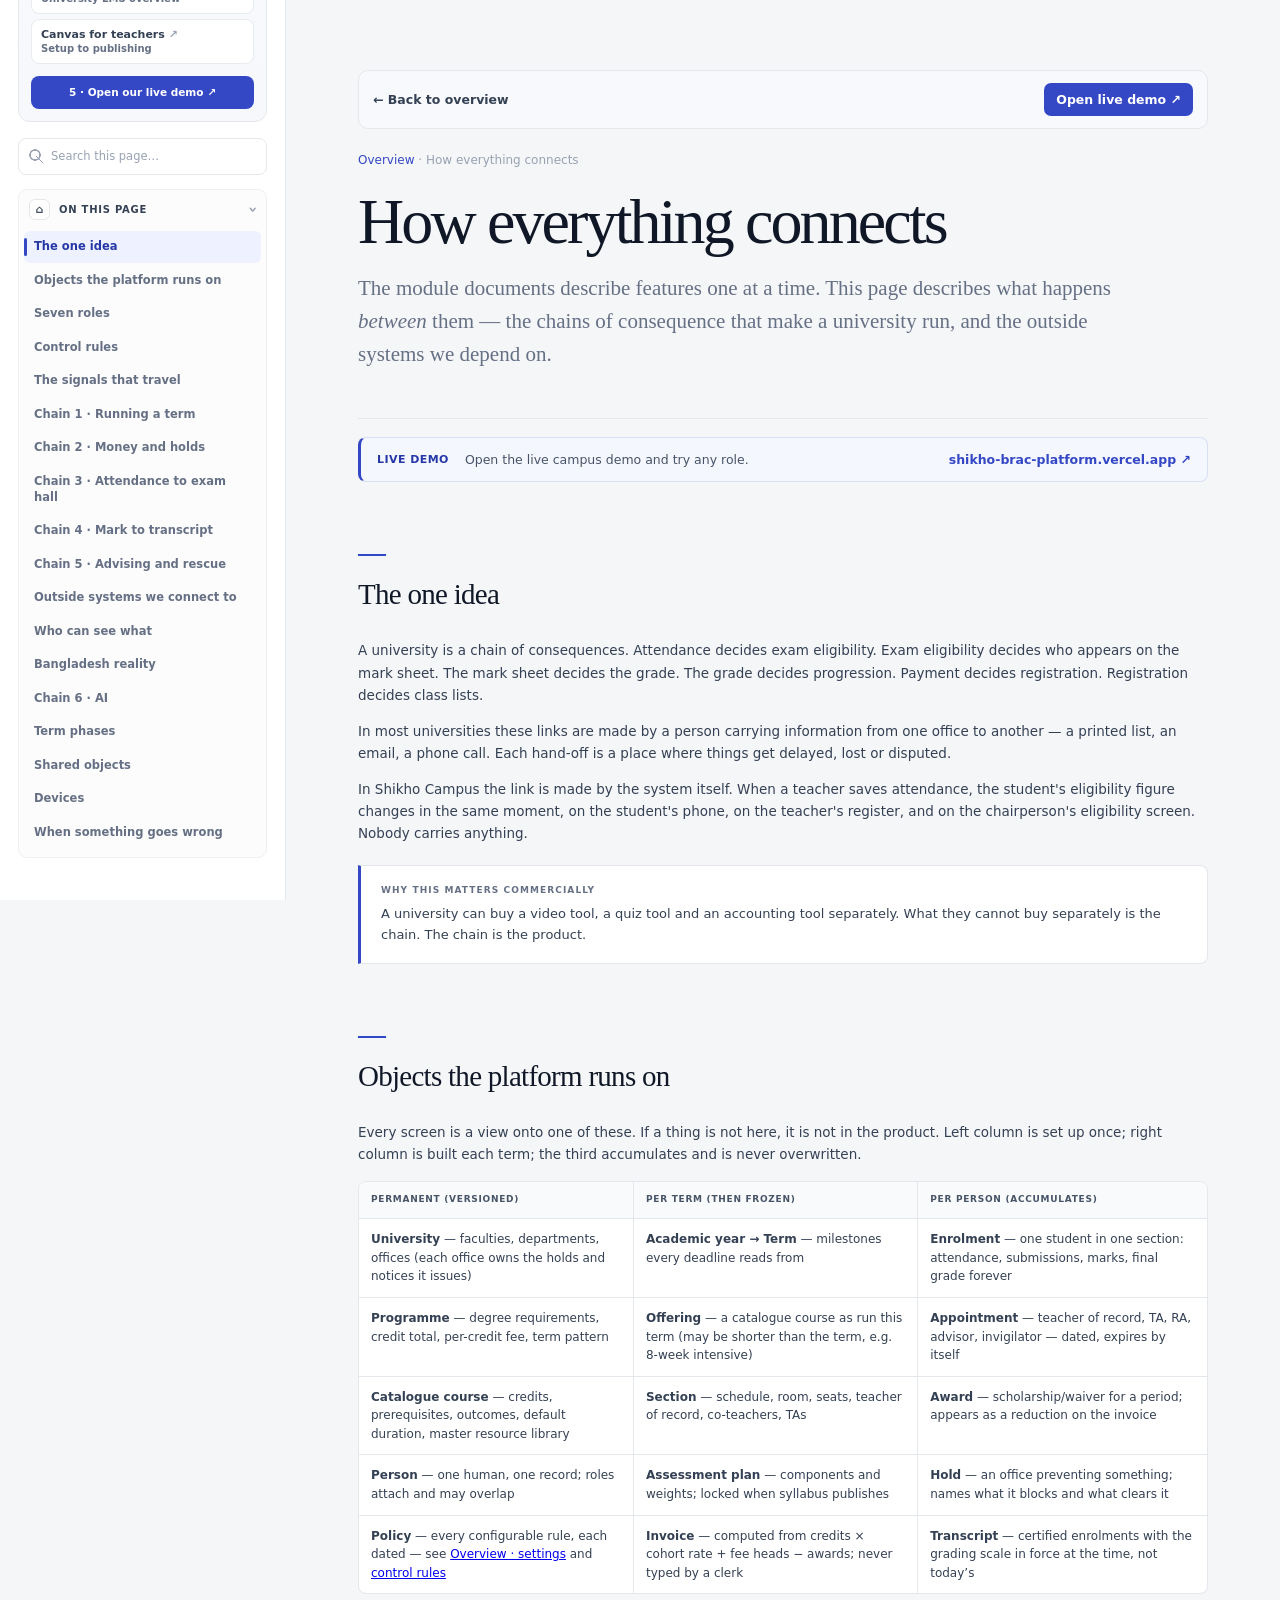
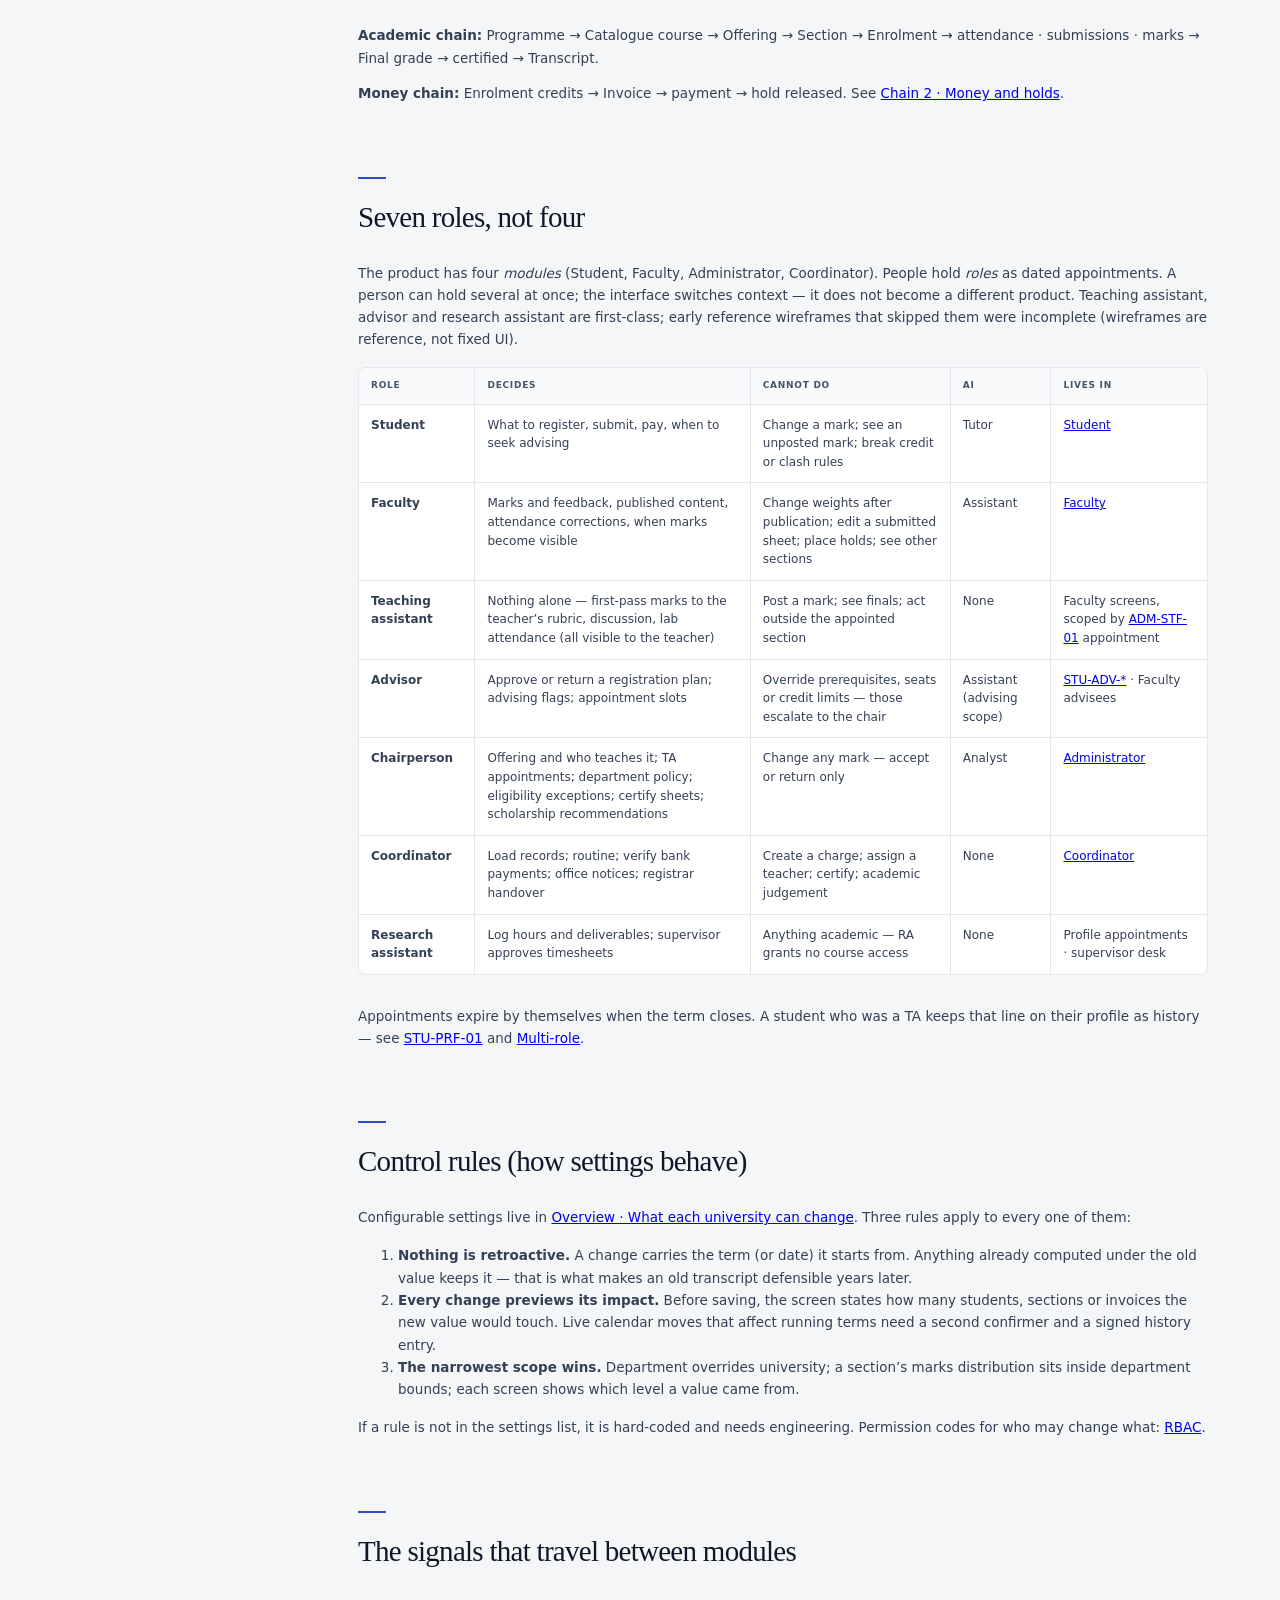
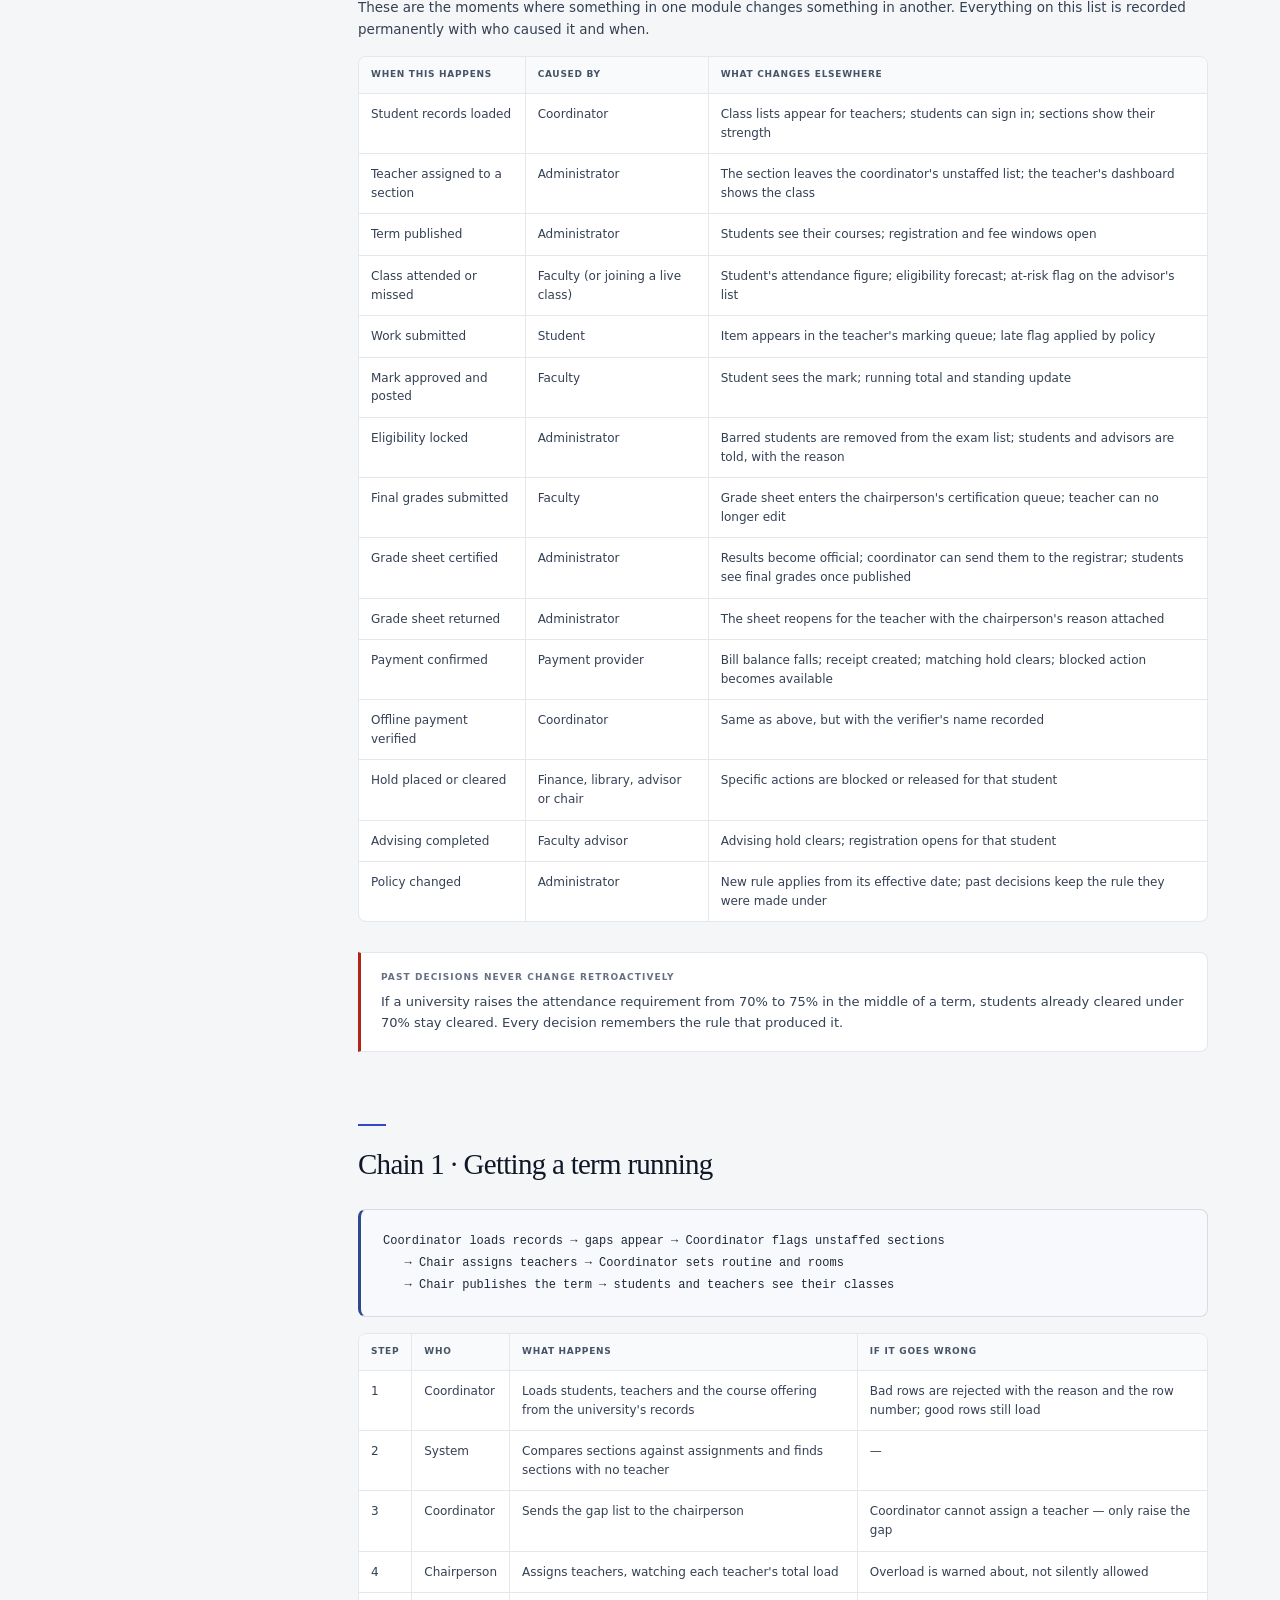
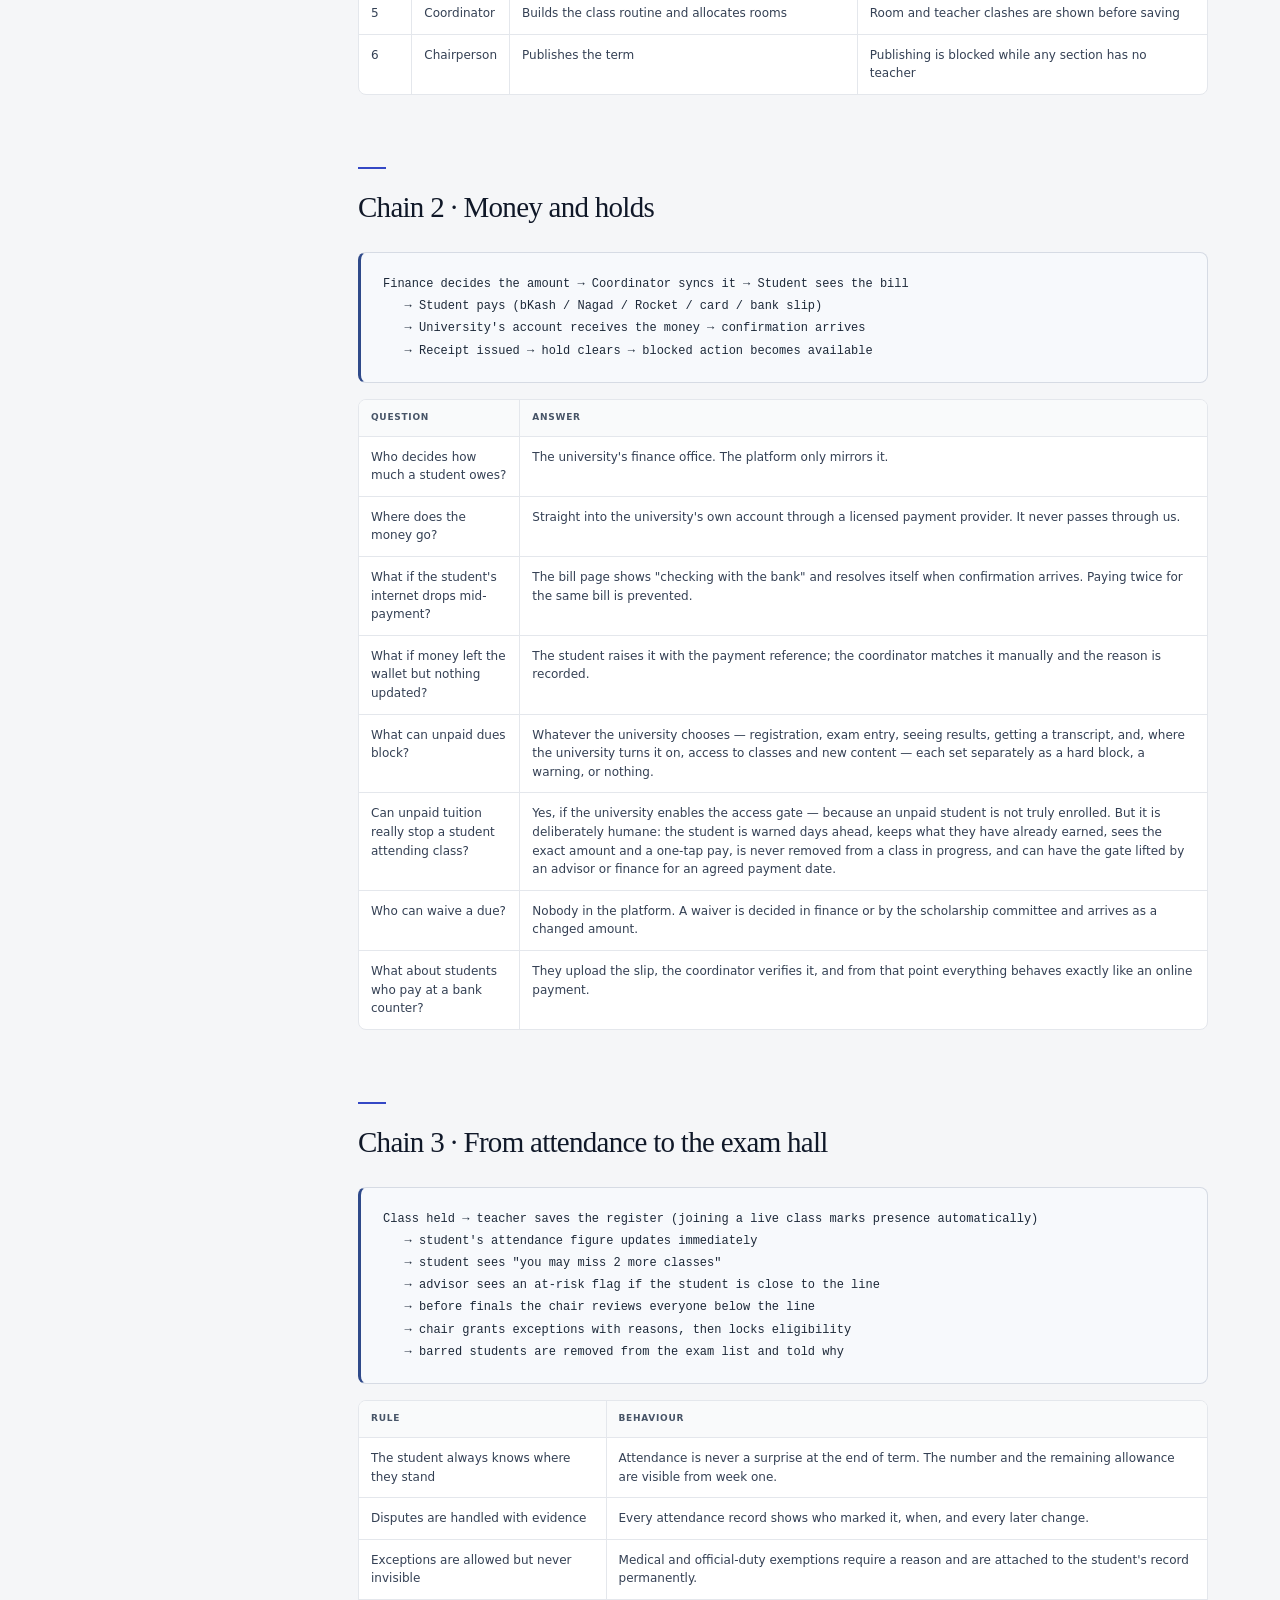
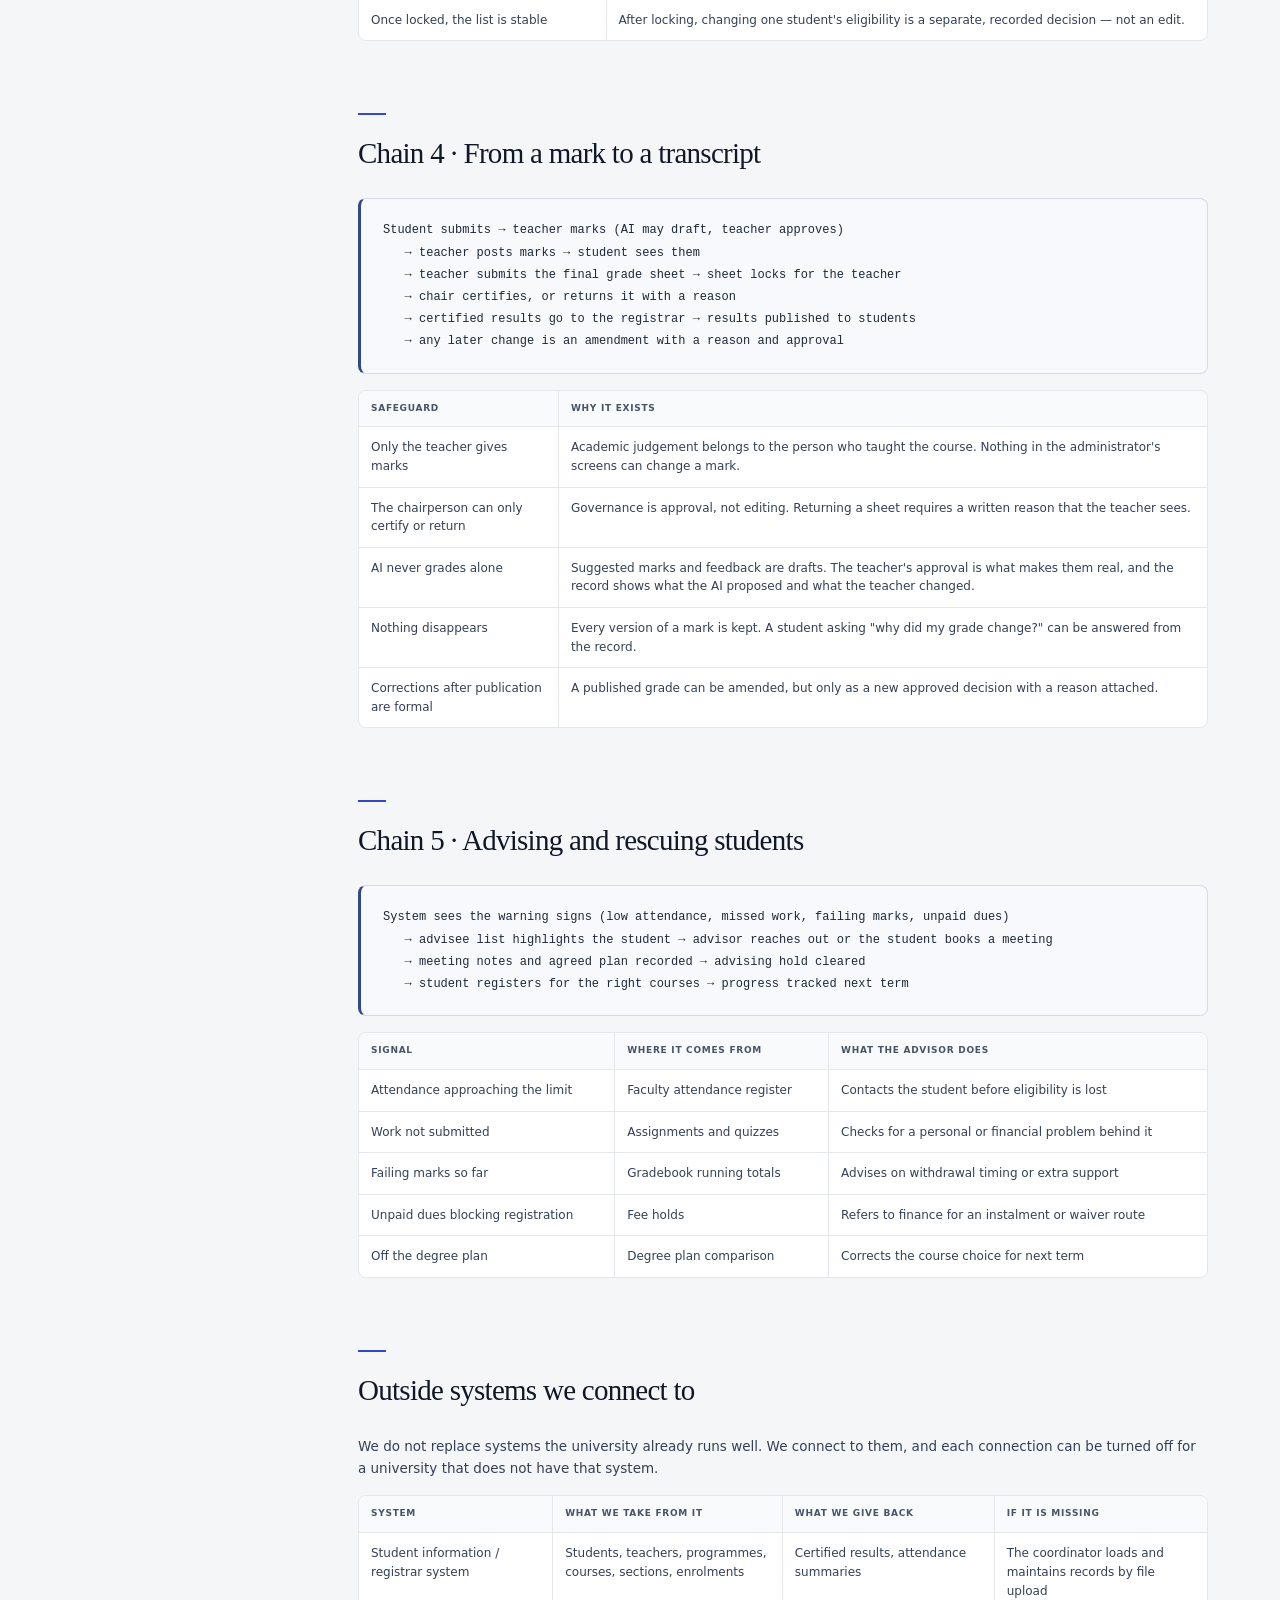
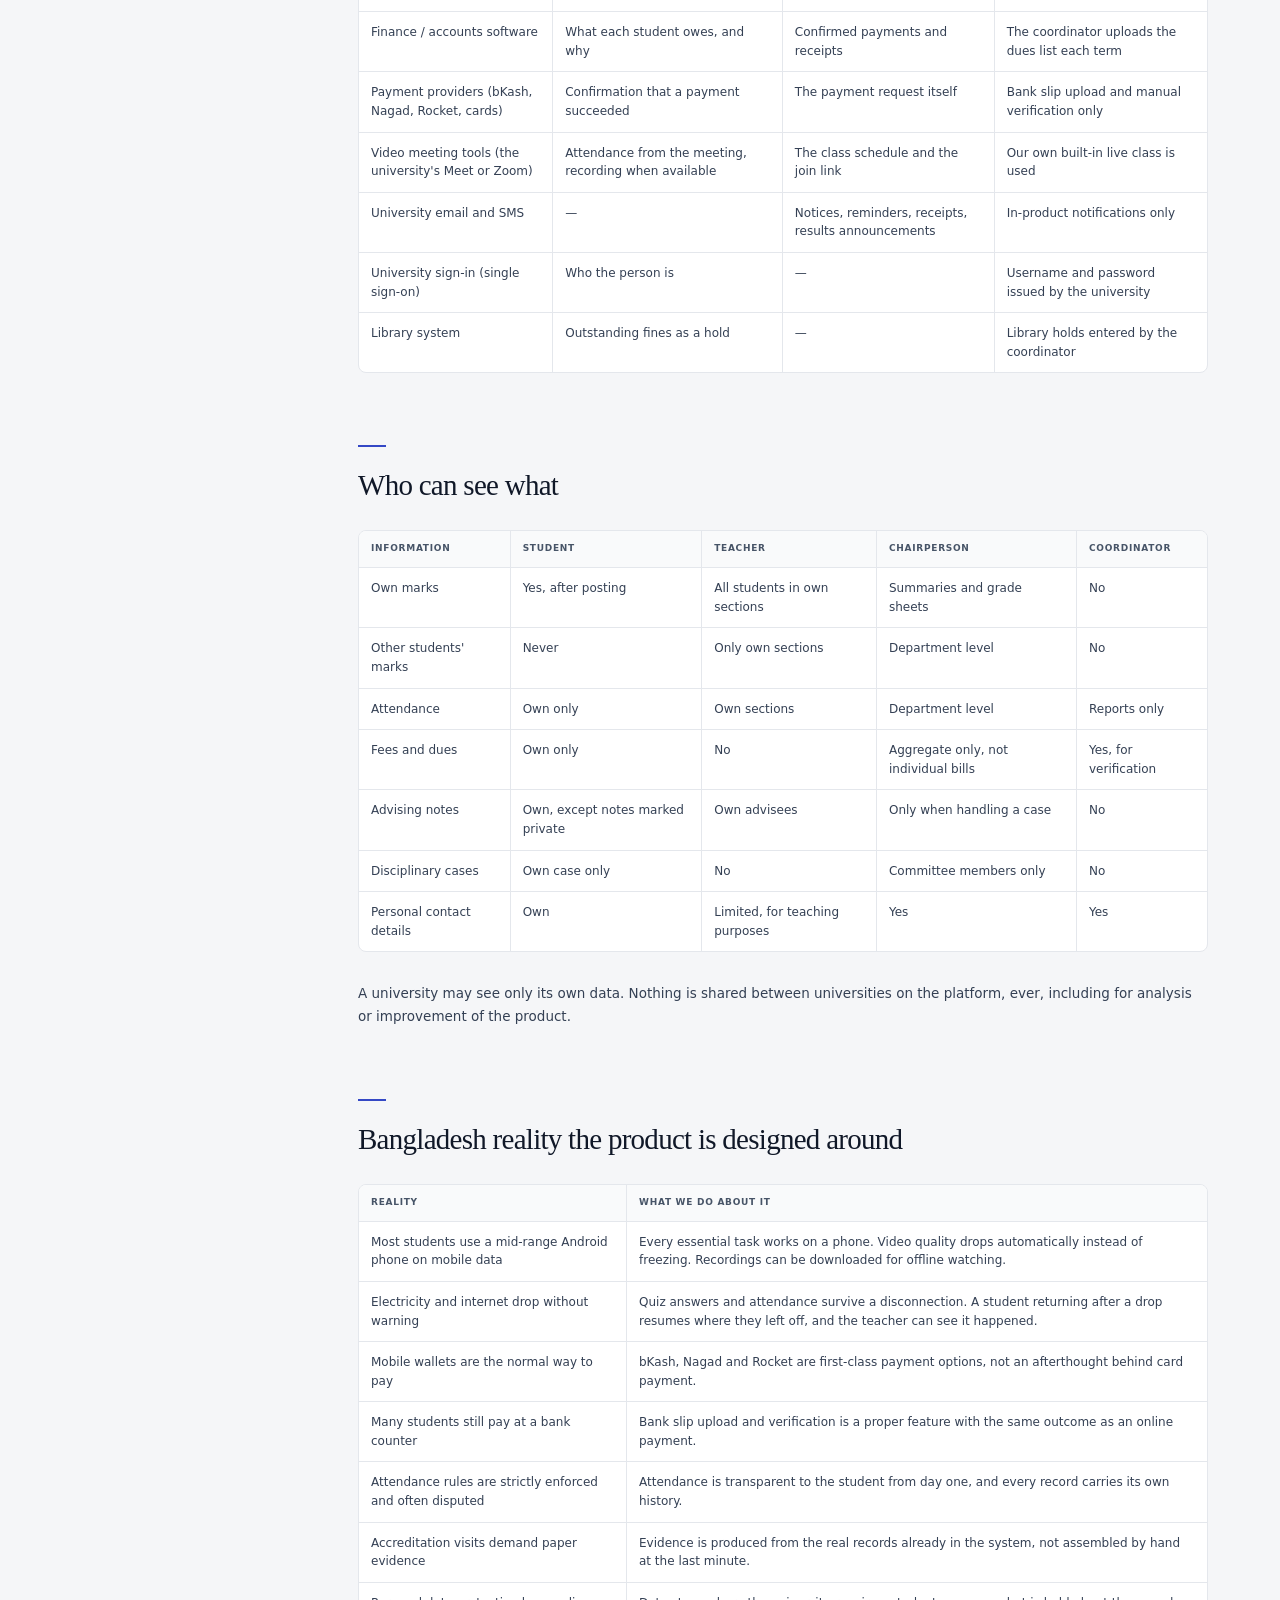
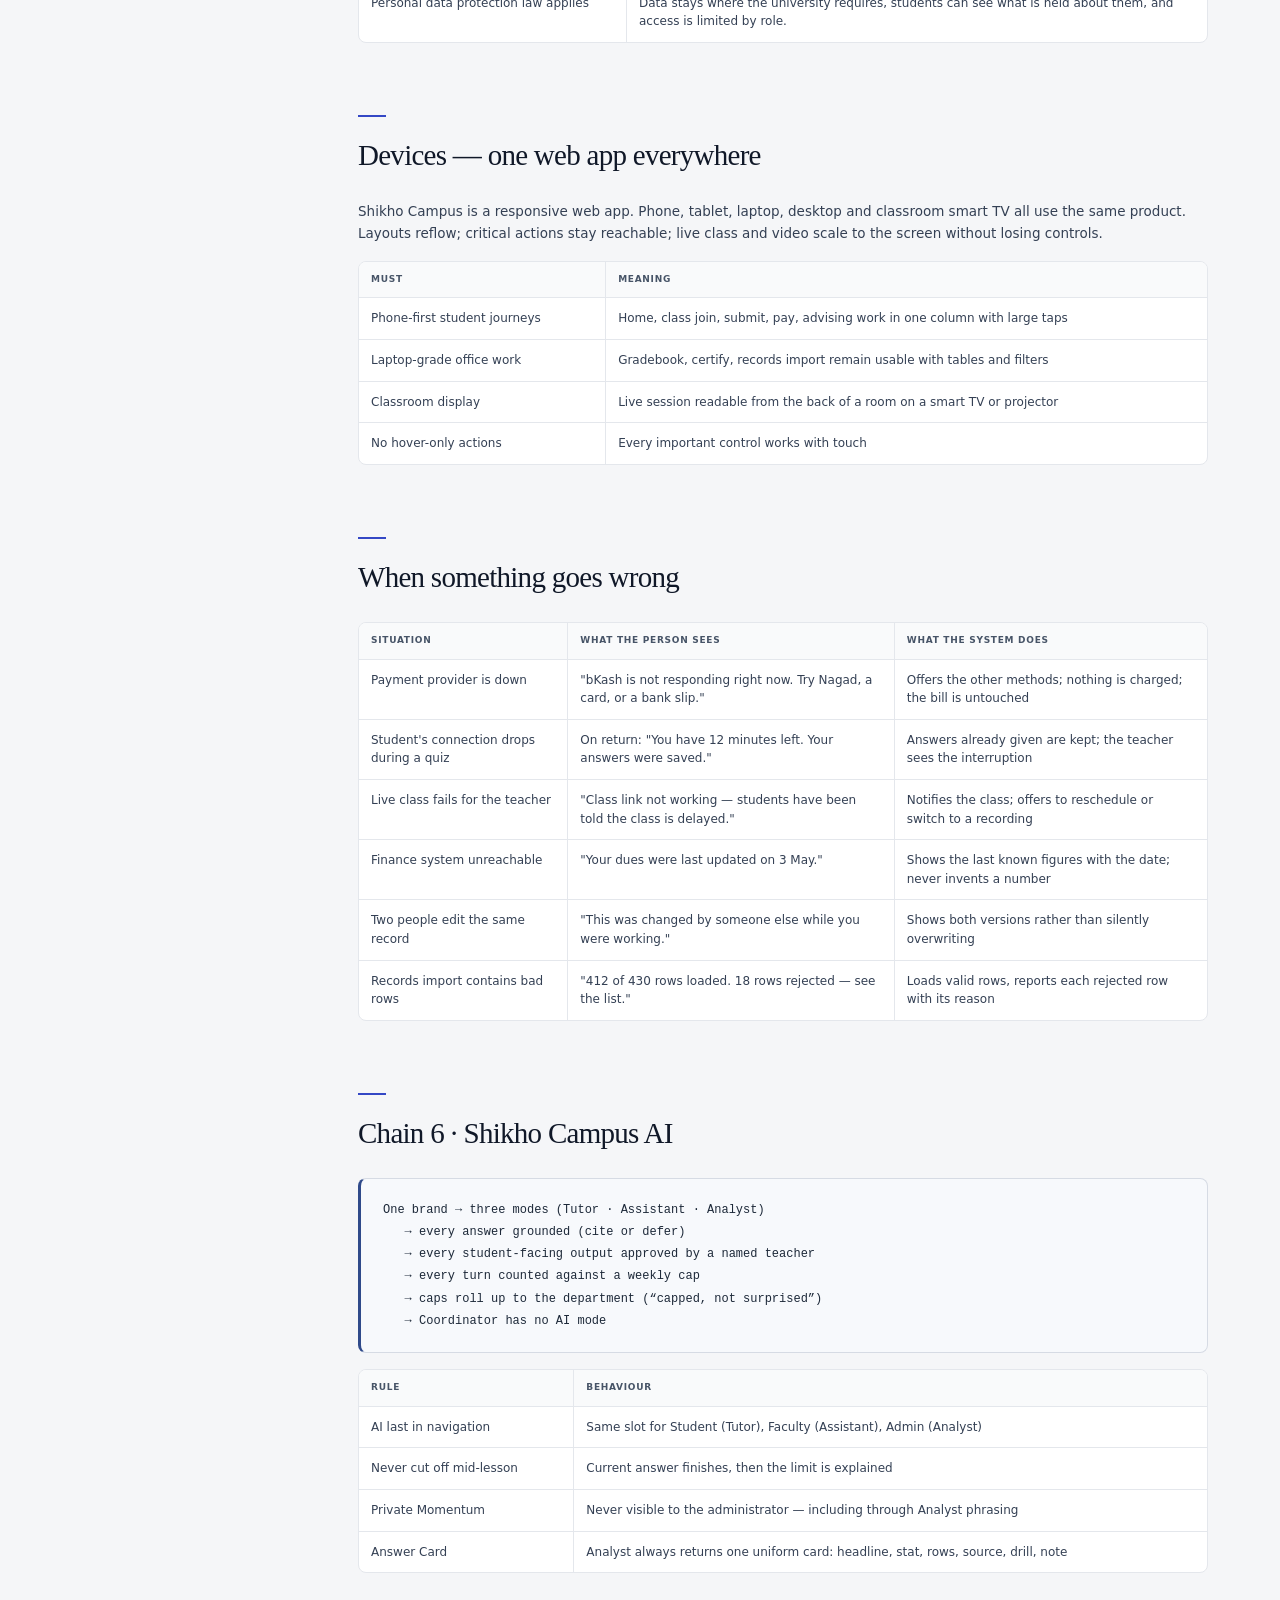
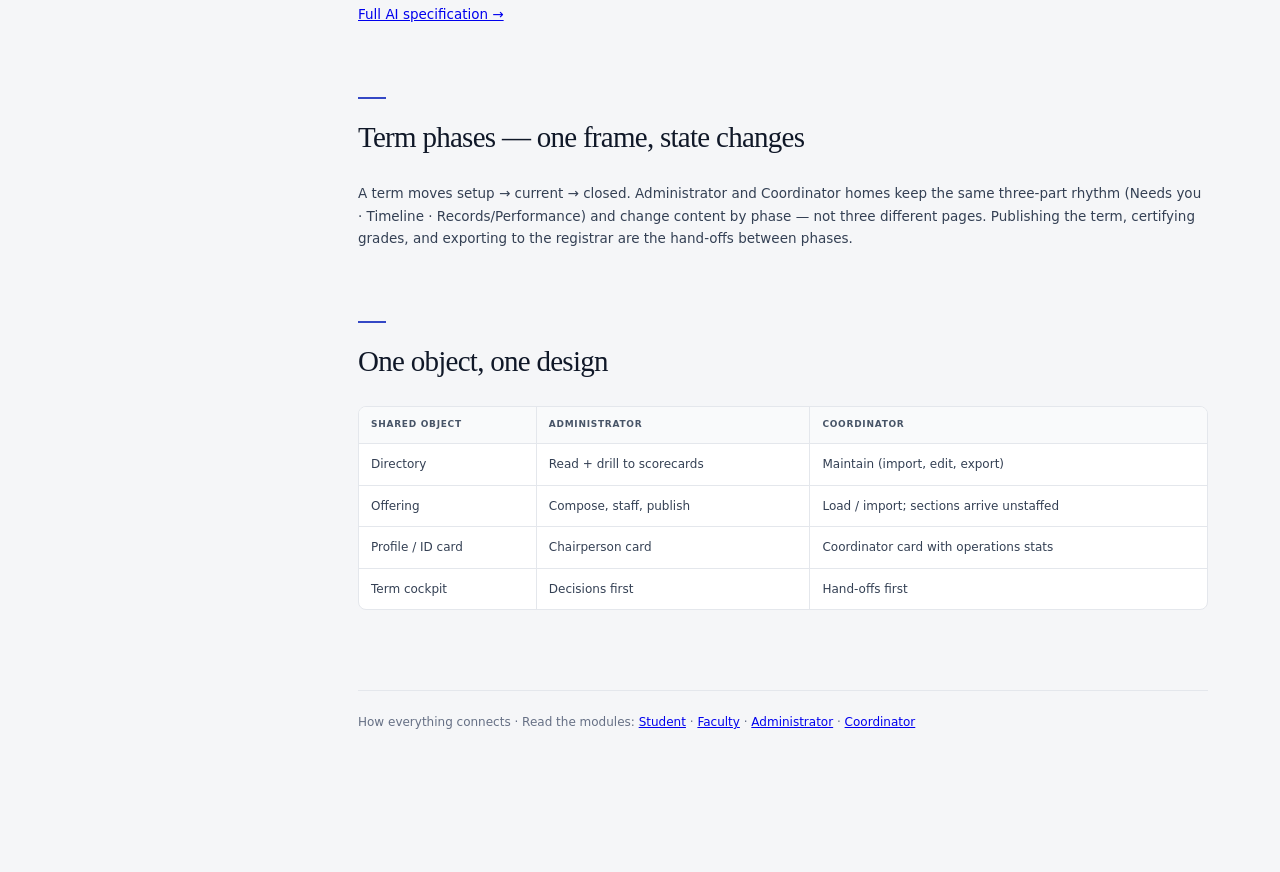
<file: prd-local/platform.html>
<!DOCTYPE html>
<html lang="en">
<head>
<meta charset="utf-8"/>
<meta name="viewport" content="width=device-width, initial-scale=1"/>
<title>How everything connects — Shikho Campus</title>
<link rel="stylesheet" href="./pro.css?v=24"/>
<link rel="stylesheet" href="./spec.css?v=24"/>
<link rel="stylesheet" href="./dev.css?v=24"/>
<script src="./nav.js?v=24" defer></script>
</head>
<body>
<div class="layout">

<nav>
  <div class="brand">Shikho Campus</div>
  <div class="sub">How everything connects</div>
  <div class="g">Modules</div>
  <a href="./index.html">Overview</a>
  <a href="https://shikho-brac-platform.vercel.app/">Live demo</a>
  <a href="./student.html">1 · Student</a>
  <a href="./faculty.html">2 · Faculty</a>
  <a href="./admin.html">3 · Administrator</a>
  <a href="./coordinator.html">4 · Coordinator</a>
  <a href="./university-activities.html">All university activities</a>
  <div class="g">On this page</div>
  <a href="#idea">The one idea</a>
  <a href="#model">Objects the platform runs on</a>
  <a href="#roles">Seven roles</a>
  <a href="#controls">Control rules</a>
  <a href="#signals">The signals that travel</a>
  <a href="#loop-term">Chain 1 · Running a term</a>
  <a href="#loop-money">Chain 2 · Money and holds</a>
  <a href="#loop-attendance">Chain 3 · Attendance to exam hall</a>
  <a href="#loop-grades">Chain 4 · Mark to transcript</a>
  <a href="#loop-advising">Chain 5 · Advising and rescue</a>
  <a href="#outside">Outside systems we connect to</a>
  <a href="#access">Who can see what</a>
  <a href="#reality">Bangladesh reality</a>
  <a href="#loop-ai">Chain 6 · AI</a>
  <a href="#term-phases">Term phases</a>
  <a href="#shared-objects">Shared objects</a>
  <a href="./ai.html">AI specification</a>
  <a href="#devices">Devices</a>
  <a href="#failures">When something goes wrong</a>
</nav>

<main>
<div class="page-bar">
  <a class="page-bar-back" href="./index.html">← Back to overview</a>
  <a class="page-bar-demo" href="https://shikho-brac-platform.vercel.app/" target="_blank" rel="noopener">Open live demo ↗</a>
</div>
<p class="crumb"><a href="./index.html">Overview</a> · How everything connects</p>


<header>
  <h1>How everything connects</h1>
  <p class="lede">The module documents describe features one at a time. This page describes what happens <em>between</em> them — the chains of consequence that make a university run, and the outside systems we depend on.</p>
</header>
<aside class="demo-strip">
  <strong>Live demo</strong>
  <span>Open the live campus demo and try any role.</span>
  <a href="https://shikho-brac-platform.vercel.app/" target="_blank" rel="noopener">shikho-brac-platform.vercel.app ↗</a>
</aside>


<section id="idea">
  <h2>The one idea</h2>
  <p>A university is a chain of consequences. Attendance decides exam eligibility. Exam eligibility decides who appears on the mark sheet. The mark sheet decides the grade. The grade decides progression. Payment decides registration. Registration decides class lists.</p>
  <p>In most universities these links are made by a person carrying information from one office to another — a printed list, an email, a phone call. Each hand-off is a place where things get delayed, lost or disputed.</p>
  <p>In Shikho Campus the link is made by the system itself. When a teacher saves attendance, the student's eligibility figure changes in the same moment, on the student's phone, on the teacher's register, and on the chairperson's eligibility screen. Nobody carries anything.</p>
  <div class="callout">
    <b>Why this matters commercially</b>
    A university can buy a video tool, a quiz tool and an accounting tool separately. What they cannot buy separately is the chain. The chain is the product.
  </div>
</section>

<section id="model">
  <h2>Objects the platform runs on</h2>
  <p>Every screen is a view onto one of these. If a thing is not here, it is not in the product. Left column is set up once; right column is built each term; the third accumulates and is never overwritten.</p>
  <table>
    <tr><th>Permanent (versioned)</th><th>Per term (then frozen)</th><th>Per person (accumulates)</th></tr>
    <tr><td><strong>University</strong> — faculties, departments, offices (each office owns the holds and notices it issues)</td><td><strong>Academic year → Term</strong> — milestones every deadline reads from</td><td><strong>Enrolment</strong> — one student in one section: attendance, submissions, marks, final grade forever</td></tr>
    <tr><td><strong>Programme</strong> — degree requirements, credit total, per-credit fee, term pattern</td><td><strong>Offering</strong> — a catalogue course as run this term (may be shorter than the term, e.g. 8-week intensive)</td><td><strong>Appointment</strong> — teacher of record, TA, RA, advisor, invigilator — dated, expires by itself</td></tr>
    <tr><td><strong>Catalogue course</strong> — credits, prerequisites, outcomes, default duration, master resource library</td><td><strong>Section</strong> — schedule, room, seats, teacher of record, co-teachers, TAs</td><td><strong>Award</strong> — scholarship/waiver for a period; appears as a reduction on the invoice</td></tr>
    <tr><td><strong>Person</strong> — one human, one record; roles attach and may overlap</td><td><strong>Assessment plan</strong> — components and weights; locked when syllabus publishes</td><td><strong>Hold</strong> — an office preventing something; names what it blocks and what clears it</td></tr>
    <tr><td><strong>Policy</strong> — every configurable rule, each dated — see <a href="./index.html#config">Overview · settings</a> and <a href="#controls">control rules</a></td><td><strong>Invoice</strong> — computed from credits × cohort rate + fee heads − awards; never typed by a clerk</td><td><strong>Transcript</strong> — certified enrolments with the grading scale in force at the time, not today’s</td></tr>
  </table>
  <p><strong>Academic chain:</strong> Programme → Catalogue course → Offering → Section → Enrolment → attendance · submissions · marks → Final grade → certified → Transcript.</p>
  <p><strong>Money chain:</strong> Enrolment credits → Invoice → payment → hold released. See <a href="#loop-money">Chain 2 · Money and holds</a>.</p>
</section>

<section id="roles">
  <h2>Seven roles, not four</h2>
  <p>The product has four <em>modules</em> (Student, Faculty, Administrator, Coordinator). People hold <em>roles</em> as dated appointments. A person can hold several at once; the interface switches context — it does not become a different product. Teaching assistant, advisor and research assistant are first-class; early reference wireframes that skipped them were incomplete (wireframes are reference, not fixed UI).</p>
  <table>
    <tr><th>Role</th><th>Decides</th><th>Cannot do</th><th>AI</th><th>Lives in</th></tr>
    <tr><td><strong>Student</strong></td><td>What to register, submit, pay, when to seek advising</td><td>Change a mark; see an unposted mark; break credit or clash rules</td><td>Tutor</td><td><a href="./student.html">Student</a></td></tr>
    <tr><td><strong>Faculty</strong></td><td>Marks and feedback, published content, attendance corrections, when marks become visible</td><td>Change weights after publication; edit a submitted sheet; place holds; see other sections</td><td>Assistant</td><td><a href="./faculty.html">Faculty</a></td></tr>
    <tr><td><strong>Teaching assistant</strong></td><td>Nothing alone — first-pass marks to the teacher’s rubric, discussion, lab attendance (all visible to the teacher)</td><td>Post a mark; see finals; act outside the appointed section</td><td>None</td><td>Faculty screens, scoped by <a href="./admin.html#ADM-STF-01">ADM-STF-01</a> appointment</td></tr>
    <tr><td><strong>Advisor</strong></td><td>Approve or return a registration plan; advising flags; appointment slots</td><td>Override prerequisites, seats or credit limits — those escalate to the chair</td><td>Assistant (advising scope)</td><td><a href="./student.html#STU-ADV-01">STU-ADV-*</a> · Faculty advisees</td></tr>
    <tr><td><strong>Chairperson</strong></td><td>Offering and who teaches it; TA appointments; department policy; eligibility exceptions; certify sheets; scholarship recommendations</td><td>Change any mark — accept or return only</td><td>Analyst</td><td><a href="./admin.html">Administrator</a></td></tr>
    <tr><td><strong>Coordinator</strong></td><td>Load records; routine; verify bank payments; office notices; registrar handover</td><td>Create a charge; assign a teacher; certify; academic judgement</td><td>None</td><td><a href="./coordinator.html">Coordinator</a></td></tr>
    <tr><td><strong>Research assistant</strong></td><td>Log hours and deliverables; supervisor approves timesheets</td><td>Anything academic — RA grants no course access</td><td>None</td><td>Profile appointments · supervisor desk</td></tr>
  </table>
  <p>Appointments expire by themselves when the term closes. A student who was a TA keeps that line on their profile as history — see <a href="./student.html#STU-PRF-01">STU-PRF-01</a> and <a href="./build.html#multirole">Multi-role</a>.</p>
</section>

<section id="controls">
  <h2>Control rules (how settings behave)</h2>
  <p>Configurable settings live in <a href="./index.html#config">Overview · What each university can change</a>. Three rules apply to every one of them:</p>
  <ol>
    <li><strong>Nothing is retroactive.</strong> A change carries the term (or date) it starts from. Anything already computed under the old value keeps it — that is what makes an old transcript defensible years later.</li>
    <li><strong>Every change previews its impact.</strong> Before saving, the screen states how many students, sections or invoices the new value would touch. Live calendar moves that affect running terms need a second confirmer and a signed history entry.</li>
    <li><strong>The narrowest scope wins.</strong> Department overrides university; a section’s marks distribution sits inside department bounds; each screen shows which level a value came from.</li>
  </ol>
  <p>If a rule is not in the settings list, it is hard-coded and needs engineering. Permission codes for who may change what: <a href="./build.html#rbac">RBAC</a>.</p>
</section>

<section id="signals">
  <h2>The signals that travel between modules</h2>
  <p>These are the moments where something in one module changes something in another. Everything on this list is recorded permanently with who caused it and when.</p>
  <table>
    <tr><th>When this happens</th><th>Caused by</th><th>What changes elsewhere</th></tr>
    <tr><td>Student records loaded</td><td>Coordinator</td><td>Class lists appear for teachers; students can sign in; sections show their strength</td></tr>
    <tr><td>Teacher assigned to a section</td><td>Administrator</td><td>The section leaves the coordinator's unstaffed list; the teacher's dashboard shows the class</td></tr>
    <tr><td>Term published</td><td>Administrator</td><td>Students see their courses; registration and fee windows open</td></tr>
    <tr><td>Class attended or missed</td><td>Faculty (or joining a live class)</td><td>Student's attendance figure; eligibility forecast; at-risk flag on the advisor's list</td></tr>
    <tr><td>Work submitted</td><td>Student</td><td>Item appears in the teacher's marking queue; late flag applied by policy</td></tr>
    <tr><td>Mark approved and posted</td><td>Faculty</td><td>Student sees the mark; running total and standing update</td></tr>
    <tr><td>Eligibility locked</td><td>Administrator</td><td>Barred students are removed from the exam list; students and advisors are told, with the reason</td></tr>
    <tr><td>Final grades submitted</td><td>Faculty</td><td>Grade sheet enters the chairperson's certification queue; teacher can no longer edit</td></tr>
    <tr><td>Grade sheet certified</td><td>Administrator</td><td>Results become official; coordinator can send them to the registrar; students see final grades once published</td></tr>
    <tr><td>Grade sheet returned</td><td>Administrator</td><td>The sheet reopens for the teacher with the chairperson's reason attached</td></tr>
    <tr><td>Payment confirmed</td><td>Payment provider</td><td>Bill balance falls; receipt created; matching hold clears; blocked action becomes available</td></tr>
    <tr><td>Offline payment verified</td><td>Coordinator</td><td>Same as above, but with the verifier's name recorded</td></tr>
    <tr><td>Hold placed or cleared</td><td>Finance, library, advisor or chair</td><td>Specific actions are blocked or released for that student</td></tr>
    <tr><td>Advising completed</td><td>Faculty advisor</td><td>Advising hold clears; registration opens for that student</td></tr>
    <tr><td>Policy changed</td><td>Administrator</td><td>New rule applies from its effective date; past decisions keep the rule they were made under</td></tr>
  </table>
  <div class="callout danger">
    <b>Past decisions never change retroactively</b>
    If a university raises the attendance requirement from 70% to 75% in the middle of a term, students already cleared under 70% stay cleared. Every decision remembers the rule that produced it.
  </div>
</section>

<section id="loop-term">
  <h2>Chain 1 · Getting a term running</h2>
  <div class="mono">Coordinator loads records → gaps appear → Coordinator flags unstaffed sections
   → Chair assigns teachers → Coordinator sets routine and rooms
   → Chair publishes the term → students and teachers see their classes</div>
  <table>
    <tr><th>Step</th><th>Who</th><th>What happens</th><th>If it goes wrong</th></tr>
    <tr><td>1</td><td>Coordinator</td><td>Loads students, teachers and the course offering from the university's records</td><td>Bad rows are rejected with the reason and the row number; good rows still load</td></tr>
    <tr><td>2</td><td>System</td><td>Compares sections against assignments and finds sections with no teacher</td><td>—</td></tr>
    <tr><td>3</td><td>Coordinator</td><td>Sends the gap list to the chairperson</td><td>Coordinator cannot assign a teacher — only raise the gap</td></tr>
    <tr><td>4</td><td>Chairperson</td><td>Assigns teachers, watching each teacher's total load</td><td>Overload is warned about, not silently allowed</td></tr>
    <tr><td>5</td><td>Coordinator</td><td>Builds the class routine and allocates rooms</td><td>Room and teacher clashes are shown before saving</td></tr>
    <tr><td>6</td><td>Chairperson</td><td>Publishes the term</td><td>Publishing is blocked while any section has no teacher</td></tr>
  </table>
</section>

<section id="loop-money">
  <h2>Chain 2 · Money and holds</h2>
  <div class="mono">Finance decides the amount → Coordinator syncs it → Student sees the bill
   → Student pays (bKash / Nagad / Rocket / card / bank slip)
   → University's account receives the money → confirmation arrives
   → Receipt issued → hold clears → blocked action becomes available</div>
  <table>
    <tr><th>Question</th><th>Answer</th></tr>
    <tr><td>Who decides how much a student owes?</td><td>The university's finance office. The platform only mirrors it.</td></tr>
    <tr><td>Where does the money go?</td><td>Straight into the university's own account through a licensed payment provider. It never passes through us.</td></tr>
    <tr><td>What if the student's internet drops mid-payment?</td><td>The bill page shows "checking with the bank" and resolves itself when confirmation arrives. Paying twice for the same bill is prevented.</td></tr>
    <tr><td>What if money left the wallet but nothing updated?</td><td>The student raises it with the payment reference; the coordinator matches it manually and the reason is recorded.</td></tr>
    <tr><td>What can unpaid dues block?</td><td>Whatever the university chooses — registration, exam entry, seeing results, getting a transcript, and, where the university turns it on, access to classes and new content — each set separately as a hard block, a warning, or nothing.</td></tr>
    <tr><td>Can unpaid tuition really stop a student attending class?</td><td>Yes, if the university enables the access gate — because an unpaid student is not truly enrolled. But it is deliberately humane: the student is warned days ahead, keeps what they have already earned, sees the exact amount and a one-tap pay, is never removed from a class in progress, and can have the gate lifted by an advisor or finance for an agreed payment date.</td></tr>
    <tr><td>Who can waive a due?</td><td>Nobody in the platform. A waiver is decided in finance or by the scholarship committee and arrives as a changed amount.</td></tr>
    <tr><td>What about students who pay at a bank counter?</td><td>They upload the slip, the coordinator verifies it, and from that point everything behaves exactly like an online payment.</td></tr>
  </table>
</section>

<section id="loop-attendance">
  <h2>Chain 3 · From attendance to the exam hall</h2>
  <div class="mono">Class held → teacher saves the register (joining a live class marks presence automatically)
   → student's attendance figure updates immediately
   → student sees "you may miss 2 more classes"
   → advisor sees an at-risk flag if the student is close to the line
   → before finals the chair reviews everyone below the line
   → chair grants exceptions with reasons, then locks eligibility
   → barred students are removed from the exam list and told why</div>
  <table>
    <tr><th>Rule</th><th>Behaviour</th></tr>
    <tr><td>The student always knows where they stand</td><td>Attendance is never a surprise at the end of term. The number and the remaining allowance are visible from week one.</td></tr>
    <tr><td>Disputes are handled with evidence</td><td>Every attendance record shows who marked it, when, and every later change.</td></tr>
    <tr><td>Exceptions are allowed but never invisible</td><td>Medical and official-duty exemptions require a reason and are attached to the student's record permanently.</td></tr>
    <tr><td>Once locked, the list is stable</td><td>After locking, changing one student's eligibility is a separate, recorded decision — not an edit.</td></tr>
  </table>
</section>

<section id="loop-grades">
  <h2>Chain 4 · From a mark to a transcript</h2>
  <div class="mono">Student submits → teacher marks (AI may draft, teacher approves)
   → teacher posts marks → student sees them
   → teacher submits the final grade sheet → sheet locks for the teacher
   → chair certifies, or returns it with a reason
   → certified results go to the registrar → results published to students
   → any later change is an amendment with a reason and approval</div>
  <table>
    <tr><th>Safeguard</th><th>Why it exists</th></tr>
    <tr><td>Only the teacher gives marks</td><td>Academic judgement belongs to the person who taught the course. Nothing in the administrator's screens can change a mark.</td></tr>
    <tr><td>The chairperson can only certify or return</td><td>Governance is approval, not editing. Returning a sheet requires a written reason that the teacher sees.</td></tr>
    <tr><td>AI never grades alone</td><td>Suggested marks and feedback are drafts. The teacher's approval is what makes them real, and the record shows what the AI proposed and what the teacher changed.</td></tr>
    <tr><td>Nothing disappears</td><td>Every version of a mark is kept. A student asking "why did my grade change?" can be answered from the record.</td></tr>
    <tr><td>Corrections after publication are formal</td><td>A published grade can be amended, but only as a new approved decision with a reason attached.</td></tr>
  </table>
</section>

<section id="loop-advising">
  <h2>Chain 5 · Advising and rescuing students</h2>
  <div class="mono">System sees the warning signs (low attendance, missed work, failing marks, unpaid dues)
   → advisee list highlights the student → advisor reaches out or the student books a meeting
   → meeting notes and agreed plan recorded → advising hold cleared
   → student registers for the right courses → progress tracked next term</div>
  <table>
    <tr><th>Signal</th><th>Where it comes from</th><th>What the advisor does</th></tr>
    <tr><td>Attendance approaching the limit</td><td>Faculty attendance register</td><td>Contacts the student before eligibility is lost</td></tr>
    <tr><td>Work not submitted</td><td>Assignments and quizzes</td><td>Checks for a personal or financial problem behind it</td></tr>
    <tr><td>Failing marks so far</td><td>Gradebook running totals</td><td>Advises on withdrawal timing or extra support</td></tr>
    <tr><td>Unpaid dues blocking registration</td><td>Fee holds</td><td>Refers to finance for an instalment or waiver route</td></tr>
    <tr><td>Off the degree plan</td><td>Degree plan comparison</td><td>Corrects the course choice for next term</td></tr>
  </table>
</section>

<section id="outside">
  <h2>Outside systems we connect to</h2>
  <p>We do not replace systems the university already runs well. We connect to them, and each connection can be turned off for a university that does not have that system.</p>
  <table>
    <tr><th>System</th><th>What we take from it</th><th>What we give back</th><th>If it is missing</th></tr>
    <tr><td>Student information / registrar system</td><td>Students, teachers, programmes, courses, sections, enrolments</td><td>Certified results, attendance summaries</td><td>The coordinator loads and maintains records by file upload</td></tr>
    <tr><td>Finance / accounts software</td><td>What each student owes, and why</td><td>Confirmed payments and receipts</td><td>The coordinator uploads the dues list each term</td></tr>
    <tr><td>Payment providers (bKash, Nagad, Rocket, cards)</td><td>Confirmation that a payment succeeded</td><td>The payment request itself</td><td>Bank slip upload and manual verification only</td></tr>
    <tr><td>Video meeting tools (the university's Meet or Zoom)</td><td>Attendance from the meeting, recording when available</td><td>The class schedule and the join link</td><td>Our own built-in live class is used</td></tr>
    <tr><td>University email and SMS</td><td>—</td><td>Notices, reminders, receipts, results announcements</td><td>In-product notifications only</td></tr>
    <tr><td>University sign-in (single sign-on)</td><td>Who the person is</td><td>—</td><td>Username and password issued by the university</td></tr>
    <tr><td>Library system</td><td>Outstanding fines as a hold</td><td>—</td><td>Library holds entered by the coordinator</td></tr>
  </table>
</section>

<section id="access">
  <h2>Who can see what</h2>
  <table>
    <tr><th>Information</th><th>Student</th><th>Teacher</th><th>Chairperson</th><th>Coordinator</th></tr>
    <tr><td>Own marks</td><td>Yes, after posting</td><td>All students in own sections</td><td>Summaries and grade sheets</td><td>No</td></tr>
    <tr><td>Other students' marks</td><td>Never</td><td>Only own sections</td><td>Department level</td><td>No</td></tr>
    <tr><td>Attendance</td><td>Own only</td><td>Own sections</td><td>Department level</td><td>Reports only</td></tr>
    <tr><td>Fees and dues</td><td>Own only</td><td>No</td><td>Aggregate only, not individual bills</td><td>Yes, for verification</td></tr>
    <tr><td>Advising notes</td><td>Own, except notes marked private</td><td>Own advisees</td><td>Only when handling a case</td><td>No</td></tr>
    <tr><td>Disciplinary cases</td><td>Own case only</td><td>No</td><td>Committee members only</td><td>No</td></tr>
    <tr><td>Personal contact details</td><td>Own</td><td>Limited, for teaching purposes</td><td>Yes</td><td>Yes</td></tr>
  </table>
  <p>A university may see only its own data. Nothing is shared between universities on the platform, ever, including for analysis or improvement of the product.</p>
</section>

<section id="reality">
  <h2>Bangladesh reality the product is designed around</h2>
  <table>
    <tr><th>Reality</th><th>What we do about it</th></tr>
    <tr><td>Most students use a mid-range Android phone on mobile data</td><td>Every essential task works on a phone. Video quality drops automatically instead of freezing. Recordings can be downloaded for offline watching.</td></tr>
    <tr><td>Electricity and internet drop without warning</td><td>Quiz answers and attendance survive a disconnection. A student returning after a drop resumes where they left off, and the teacher can see it happened.</td></tr>
    <tr><td>Mobile wallets are the normal way to pay</td><td>bKash, Nagad and Rocket are first-class payment options, not an afterthought behind card payment.</td></tr>
    <tr><td>Many students still pay at a bank counter</td><td>Bank slip upload and verification is a proper feature with the same outcome as an online payment.</td></tr>
    <tr><td>Attendance rules are strictly enforced and often disputed</td><td>Attendance is transparent to the student from day one, and every record carries its own history.</td></tr>
    <tr><td>Accreditation visits demand paper evidence</td><td>Evidence is produced from the real records already in the system, not assembled by hand at the last minute.</td></tr>
    <tr><td>Personal data protection law applies</td><td>Data stays where the university requires, students can see what is held about them, and access is limited by role.</td></tr>
  </table>
</section>
<section id="devices">
  <h2>Devices — one web app everywhere</h2>
  <p>Shikho Campus is a responsive web app. Phone, tablet, laptop, desktop and classroom smart TV all use the same product. Layouts reflow; critical actions stay reachable; live class and video scale to the screen without losing controls.</p>
  <table>
    <tr><th>Must</th><th>Meaning</th></tr>
    <tr><td>Phone-first student journeys</td><td>Home, class join, submit, pay, advising work in one column with large taps</td></tr>
    <tr><td>Laptop-grade office work</td><td>Gradebook, certify, records import remain usable with tables and filters</td></tr>
    <tr><td>Classroom display</td><td>Live session readable from the back of a room on a smart TV or projector</td></tr>
    <tr><td>No hover-only actions</td><td>Every important control works with touch</td></tr>
  </table>
  </section>


<section id="failures">
  <h2>When something goes wrong</h2>
  <table>
    <tr><th>Situation</th><th>What the person sees</th><th>What the system does</th></tr>
    <tr><td>Payment provider is down</td><td>"bKash is not responding right now. Try Nagad, a card, or a bank slip."</td><td>Offers the other methods; nothing is charged; the bill is untouched</td></tr>
    <tr><td>Student's connection drops during a quiz</td><td>On return: "You have 12 minutes left. Your answers were saved."</td><td>Answers already given are kept; the teacher sees the interruption</td></tr>
    <tr><td>Live class fails for the teacher</td><td>"Class link not working — students have been told the class is delayed."</td><td>Notifies the class; offers to reschedule or switch to a recording</td></tr>
    <tr><td>Finance system unreachable</td><td>"Your dues were last updated on 3 May."</td><td>Shows the last known figures with the date; never invents a number</td></tr>
    <tr><td>Two people edit the same record</td><td>"This was changed by someone else while you were working."</td><td>Shows both versions rather than silently overwriting</td></tr>
    <tr><td>Records import contains bad rows</td><td>"412 of 430 rows loaded. 18 rows rejected — see the list."</td><td>Loads valid rows, reports each rejected row with its reason</td></tr>
  </table>
</section>


<section id="loop-ai">
  <h2>Chain 6 · Shikho Campus AI</h2>
  <div class="mono">One brand → three modes (Tutor · Assistant · Analyst)
   → every answer grounded (cite or defer)
   → every student-facing output approved by a named teacher
   → every turn counted against a weekly cap
   → caps roll up to the department (“capped, not surprised”)
   → Coordinator has no AI mode</div>
  <table>
    <tr><th>Rule</th><th>Behaviour</th></tr>
    <tr><td>AI last in navigation</td><td>Same slot for Student (Tutor), Faculty (Assistant), Admin (Analyst)</td></tr>
    <tr><td>Never cut off mid-lesson</td><td>Current answer finishes, then the limit is explained</td></tr>
    <tr><td>Private Momentum</td><td>Never visible to the administrator — including through Analyst phrasing</td></tr>
    <tr><td>Answer Card</td><td>Analyst always returns one uniform card: headline, stat, rows, source, drill, note</td></tr>
  </table>
  <p><a href="./ai.html">Full AI specification →</a></p>
</section>

<section id="term-phases">
  <h2>Term phases — one frame, state changes</h2>
  <p>A term moves setup → current → closed. Administrator and Coordinator homes keep the same three-part rhythm (Needs you · Timeline · Records/Performance) and change content by phase — not three different pages. Publishing the term, certifying grades, and exporting to the registrar are the hand-offs between phases.</p>
</section>

<section id="shared-objects">
  <h2>One object, one design</h2>
  <table>
    <tr><th>Shared object</th><th>Administrator</th><th>Coordinator</th></tr>
    <tr><td>Directory</td><td>Read + drill to scorecards</td><td>Maintain (import, edit, export)</td></tr>
    <tr><td>Offering</td><td>Compose, staff, publish</td><td>Load / import; sections arrive unstaffed</td></tr>
    <tr><td>Profile / ID card</td><td>Chairperson card</td><td>Coordinator card with operations stats</td></tr>
    <tr><td>Term cockpit</td><td>Decisions first</td><td>Hand-offs first</td></tr>
  </table>
</section>
<footer>
  How everything connects · Read the modules: <a href="./student.html">Student</a> · <a href="./faculty.html">Faculty</a> · <a href="./admin.html">Administrator</a> · <a href="./coordinator.html">Coordinator</a>
</footer>
</main>
</div>
</body>
</html>
</file>
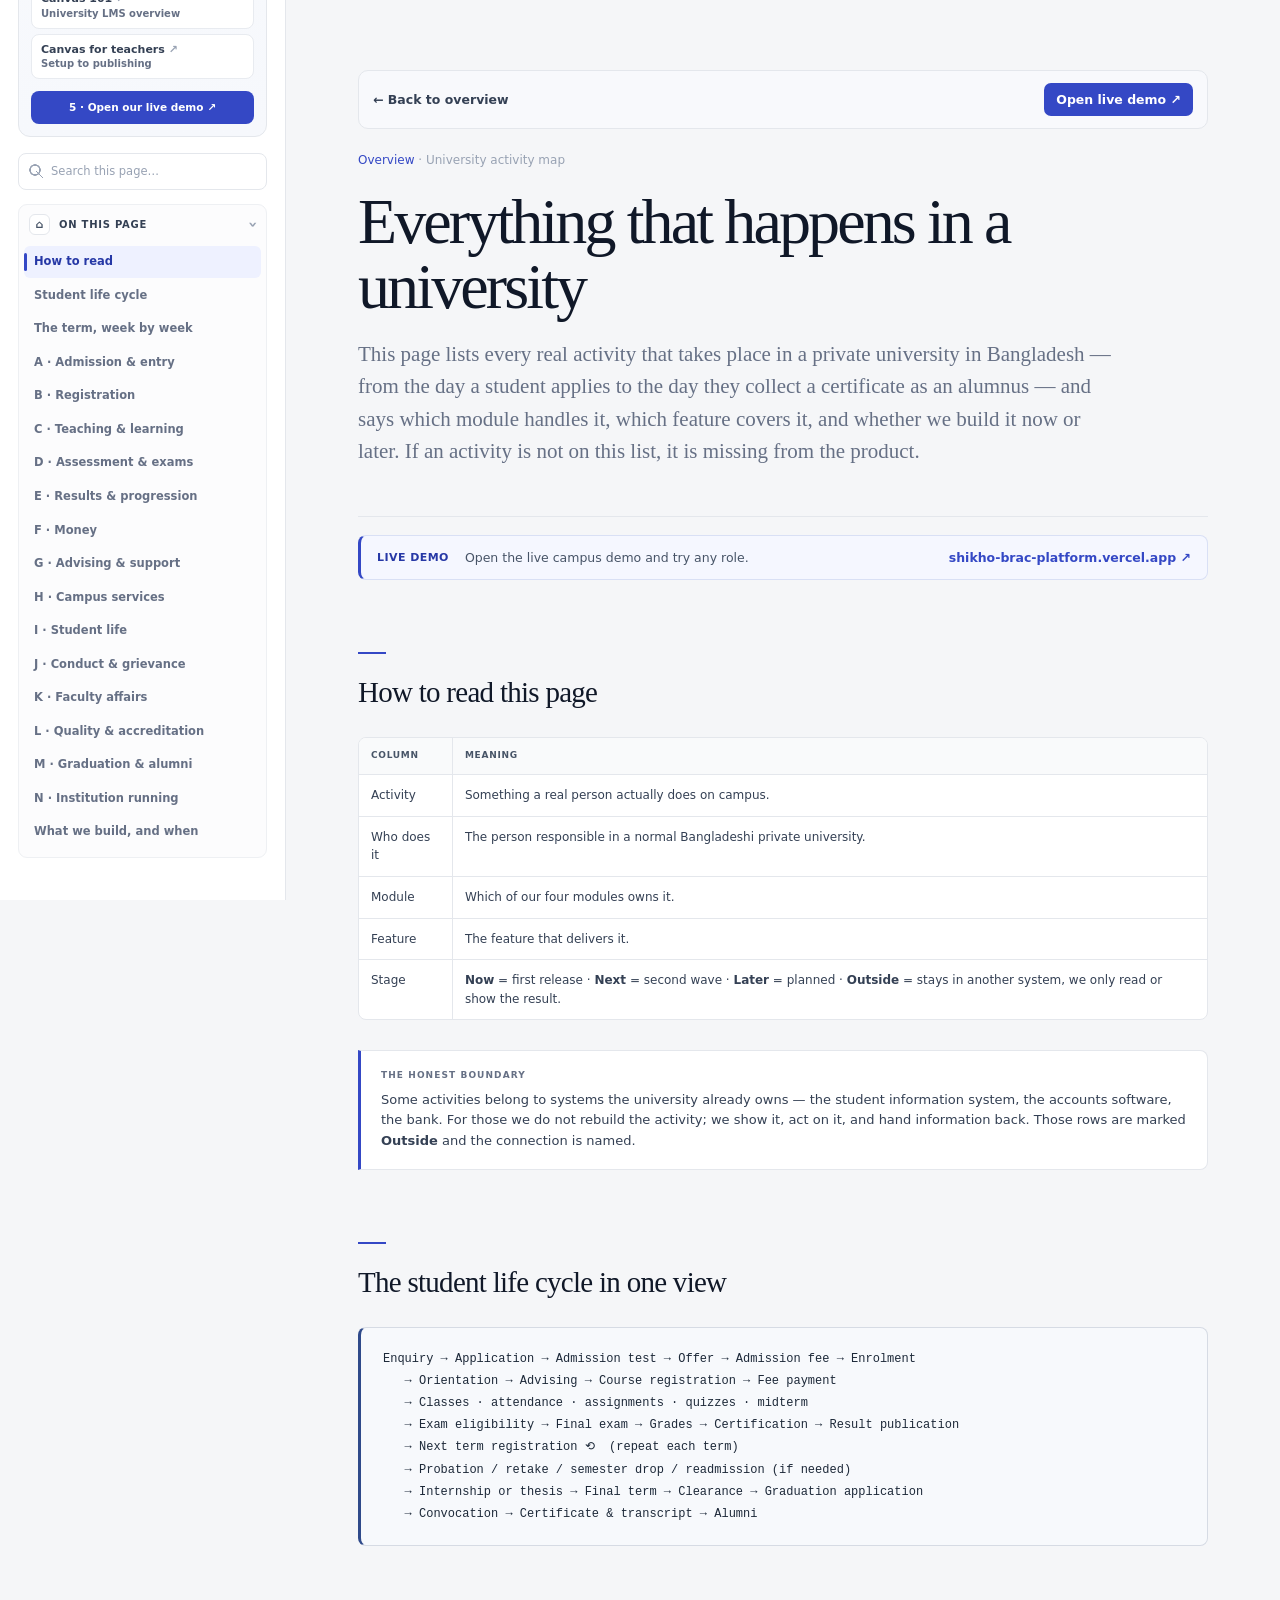
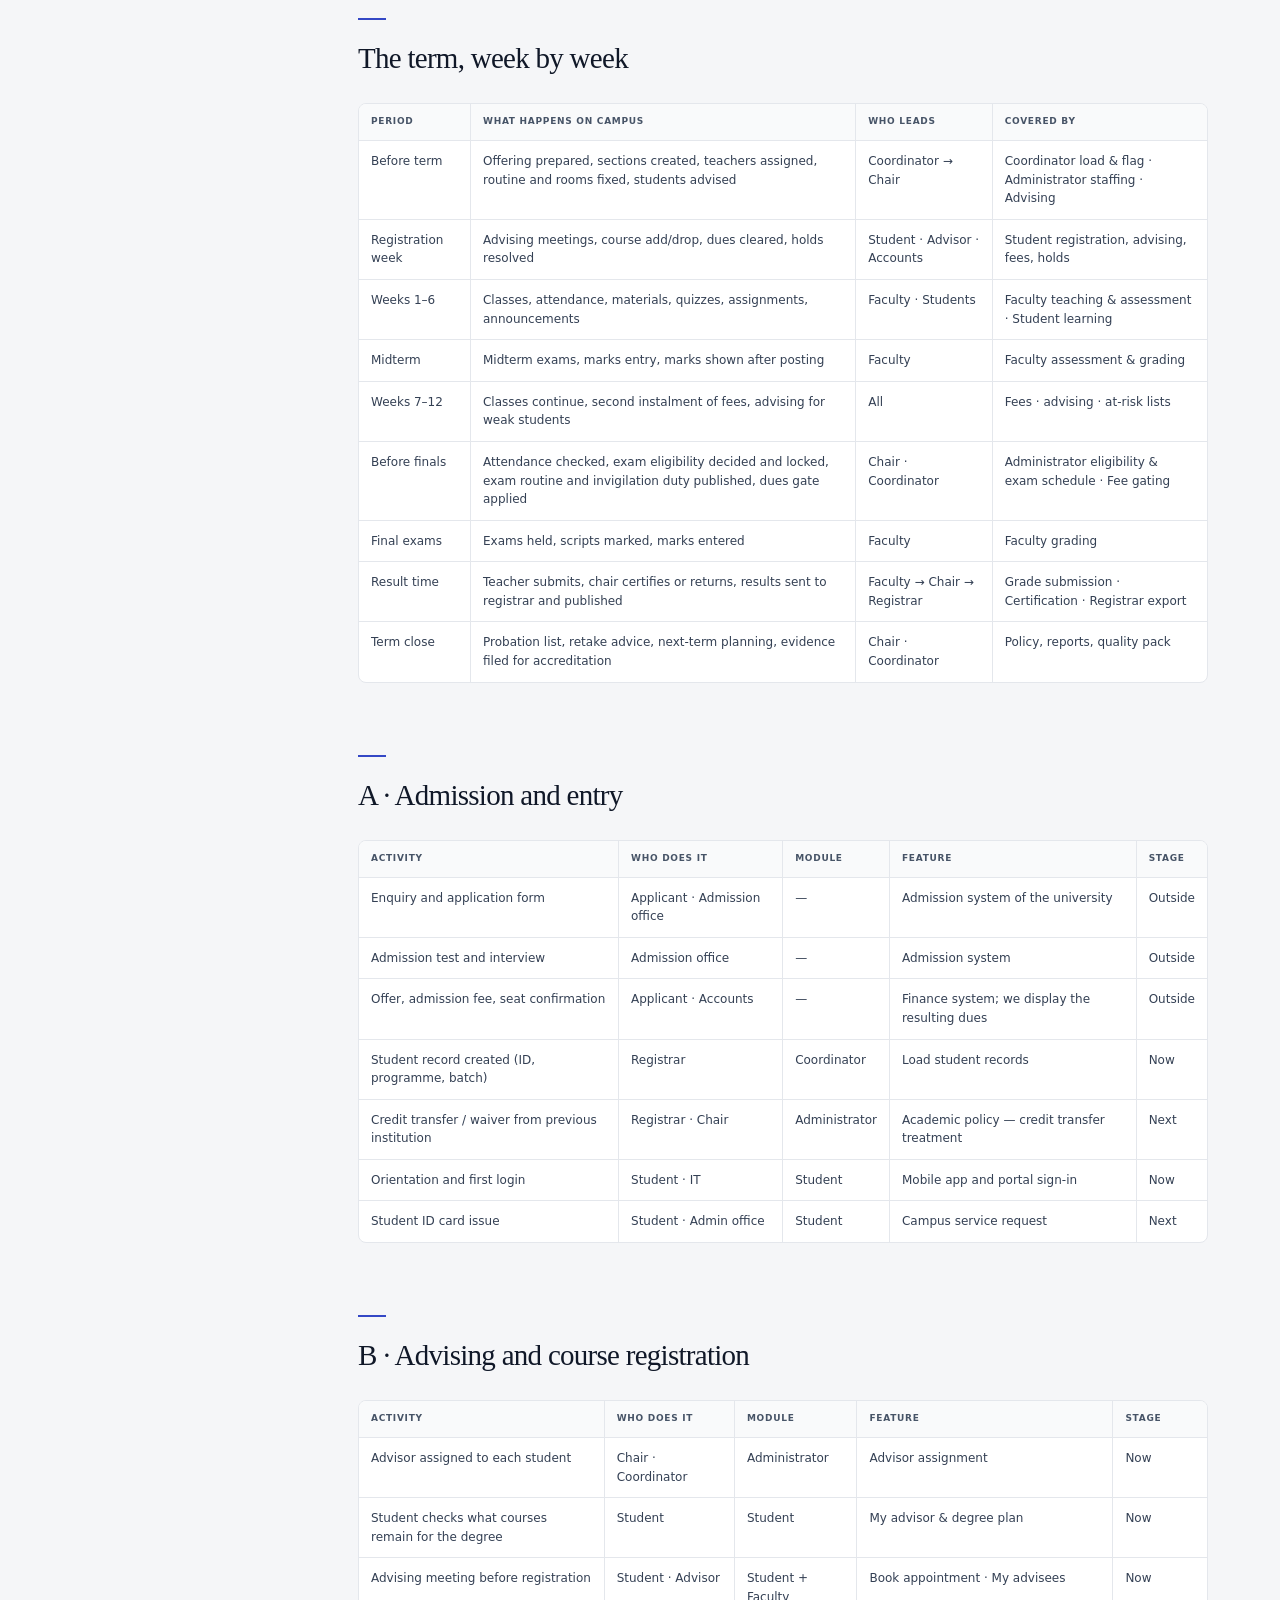
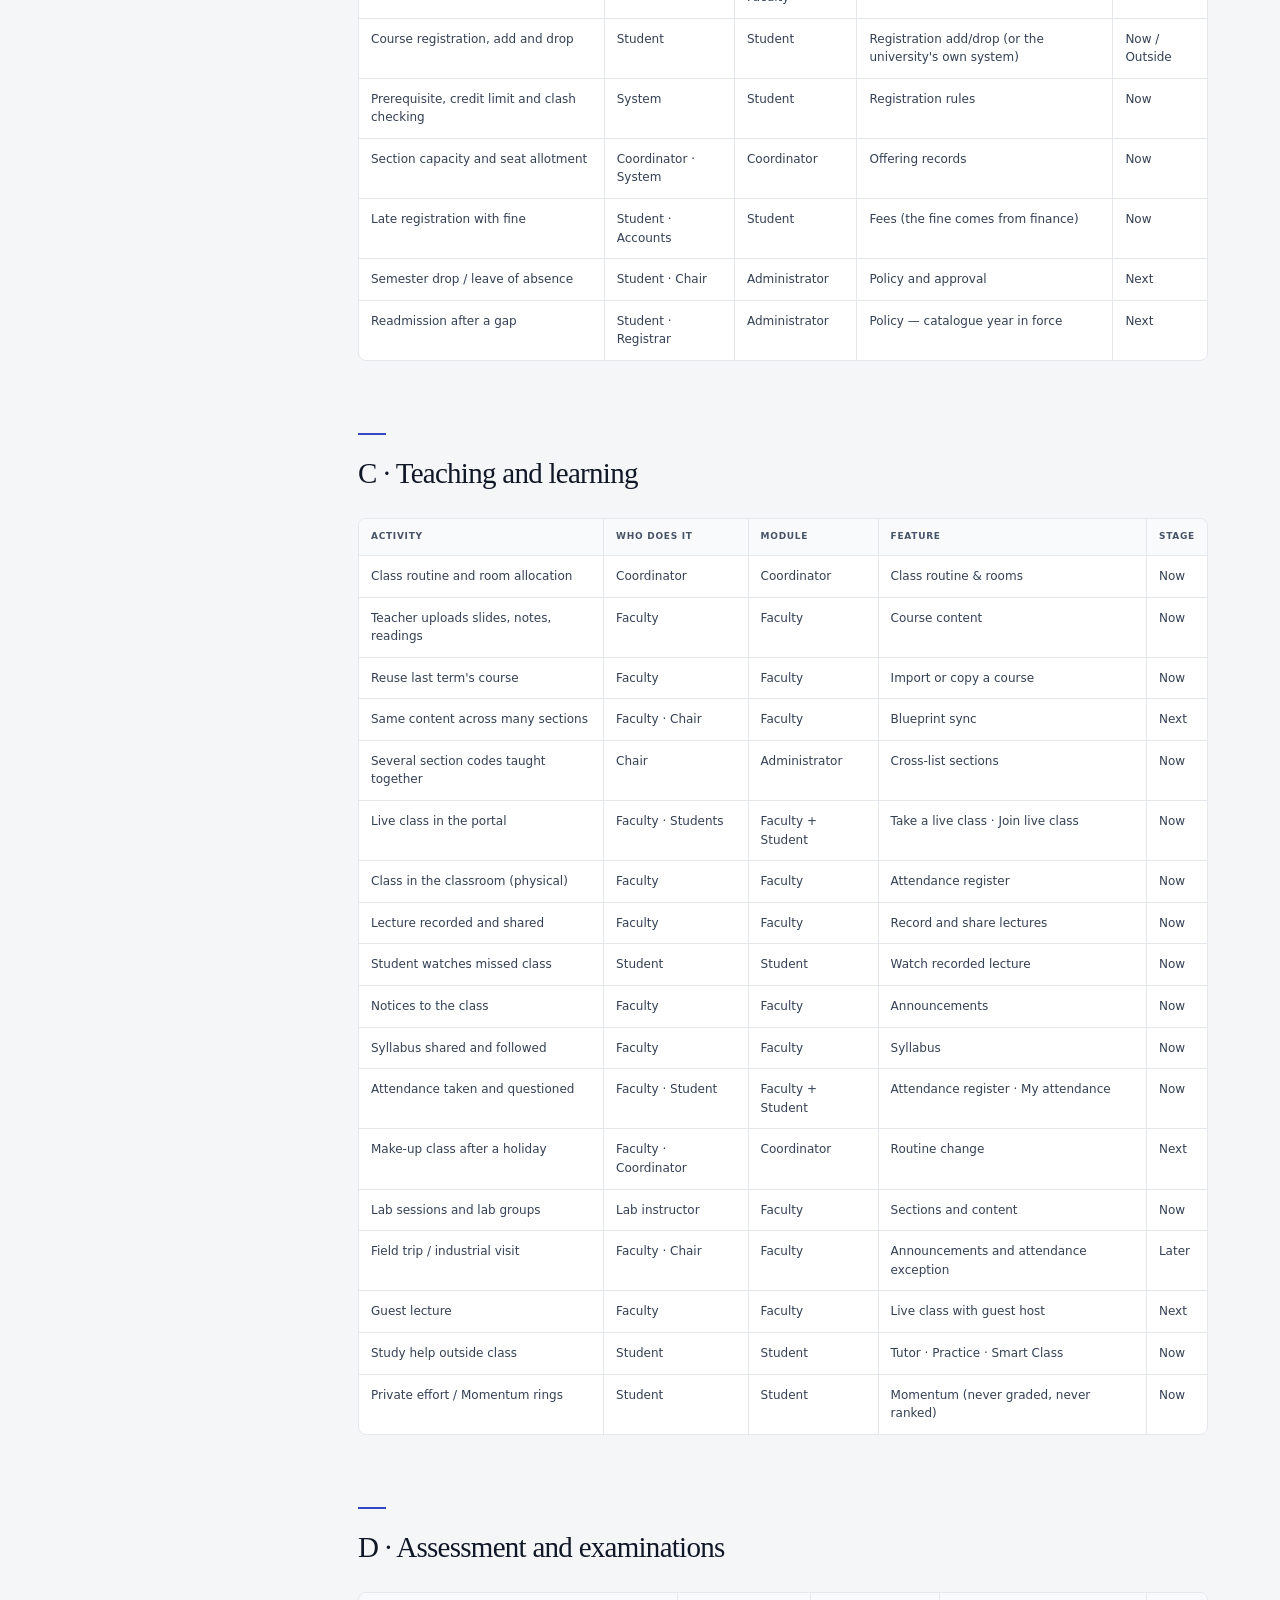
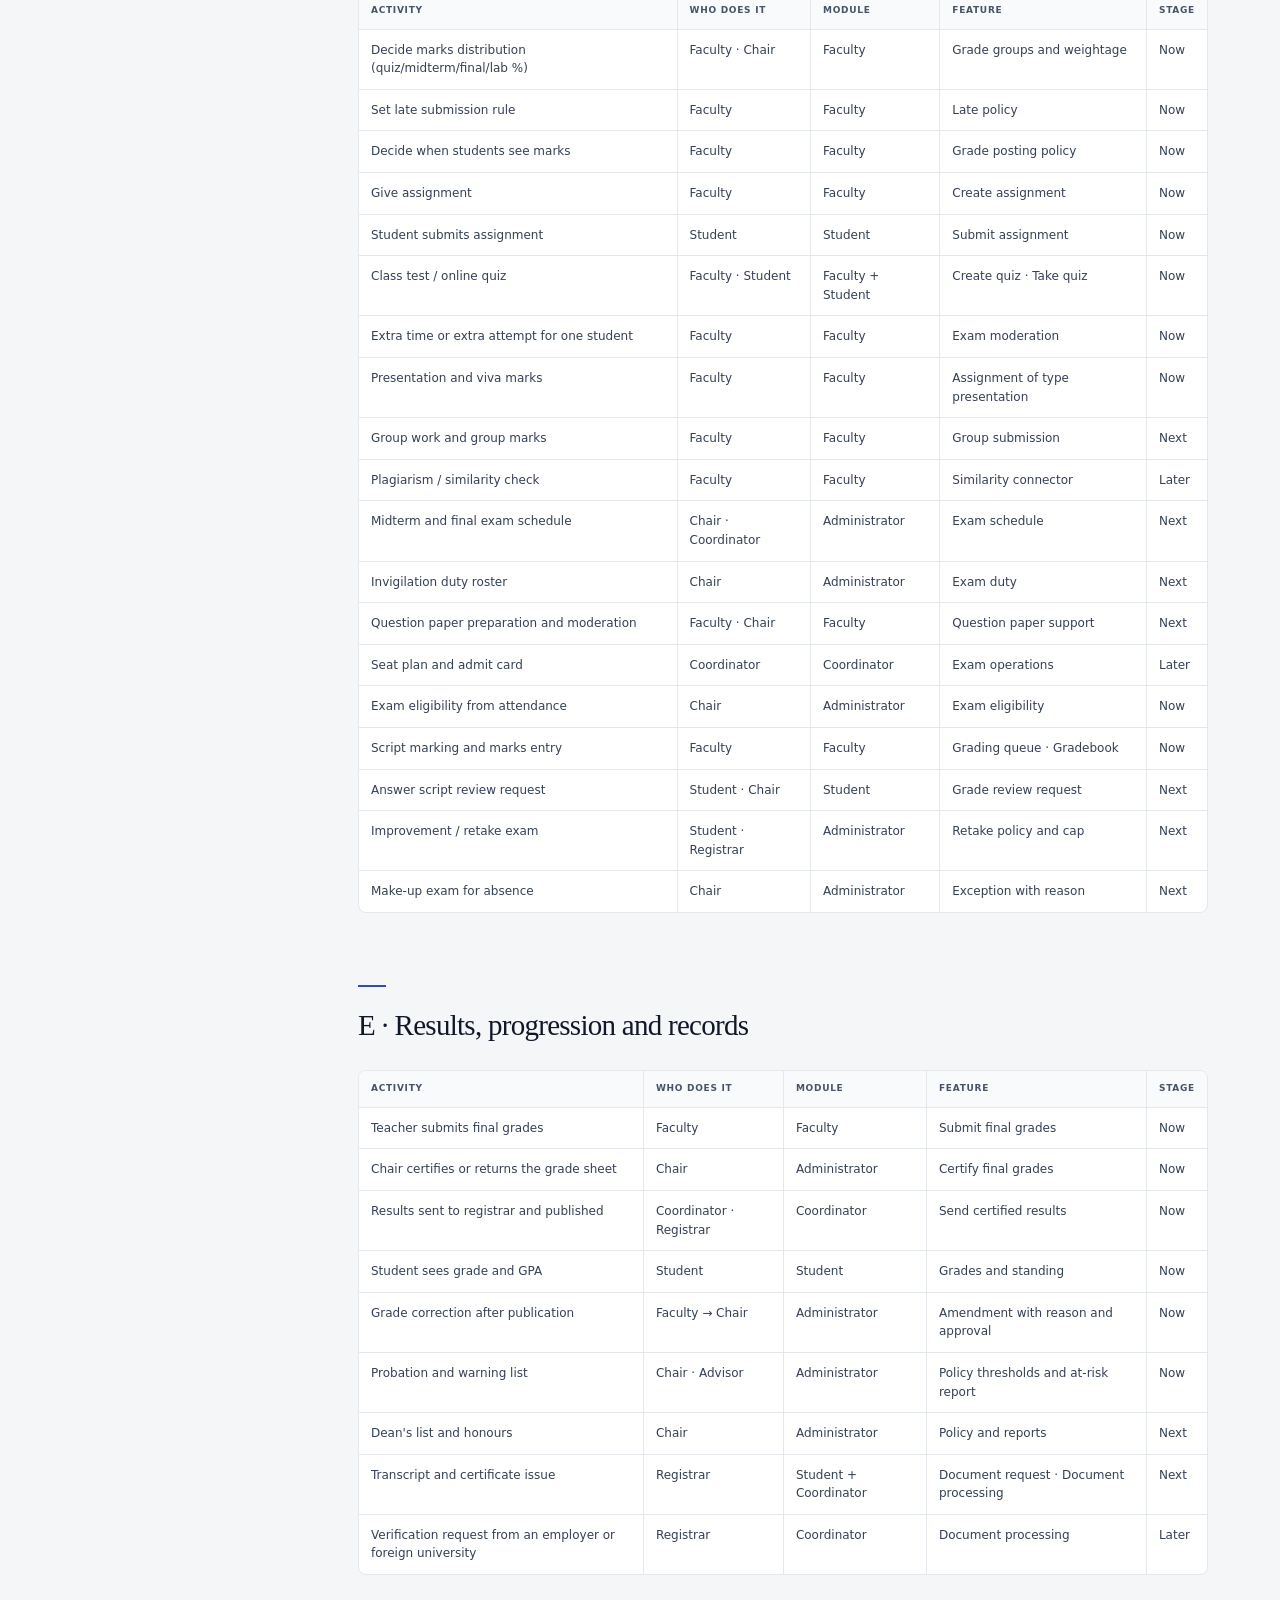
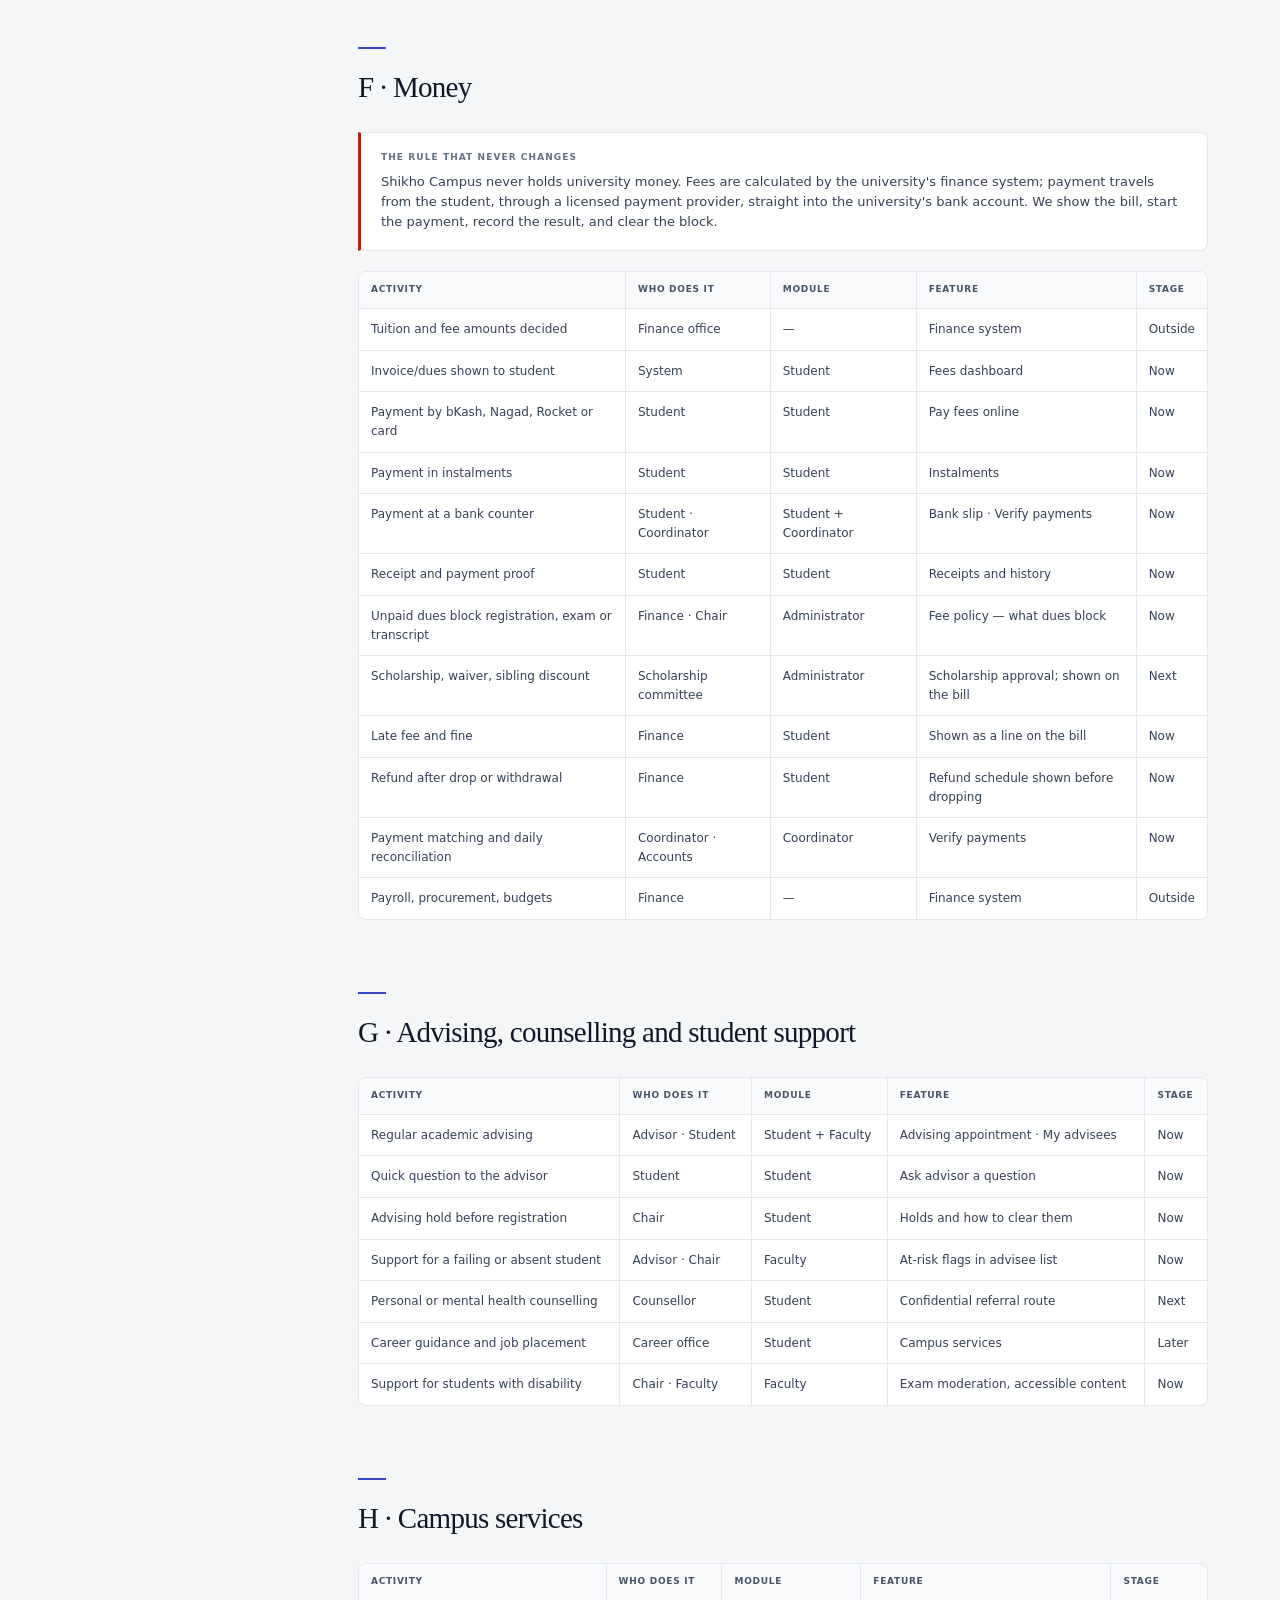
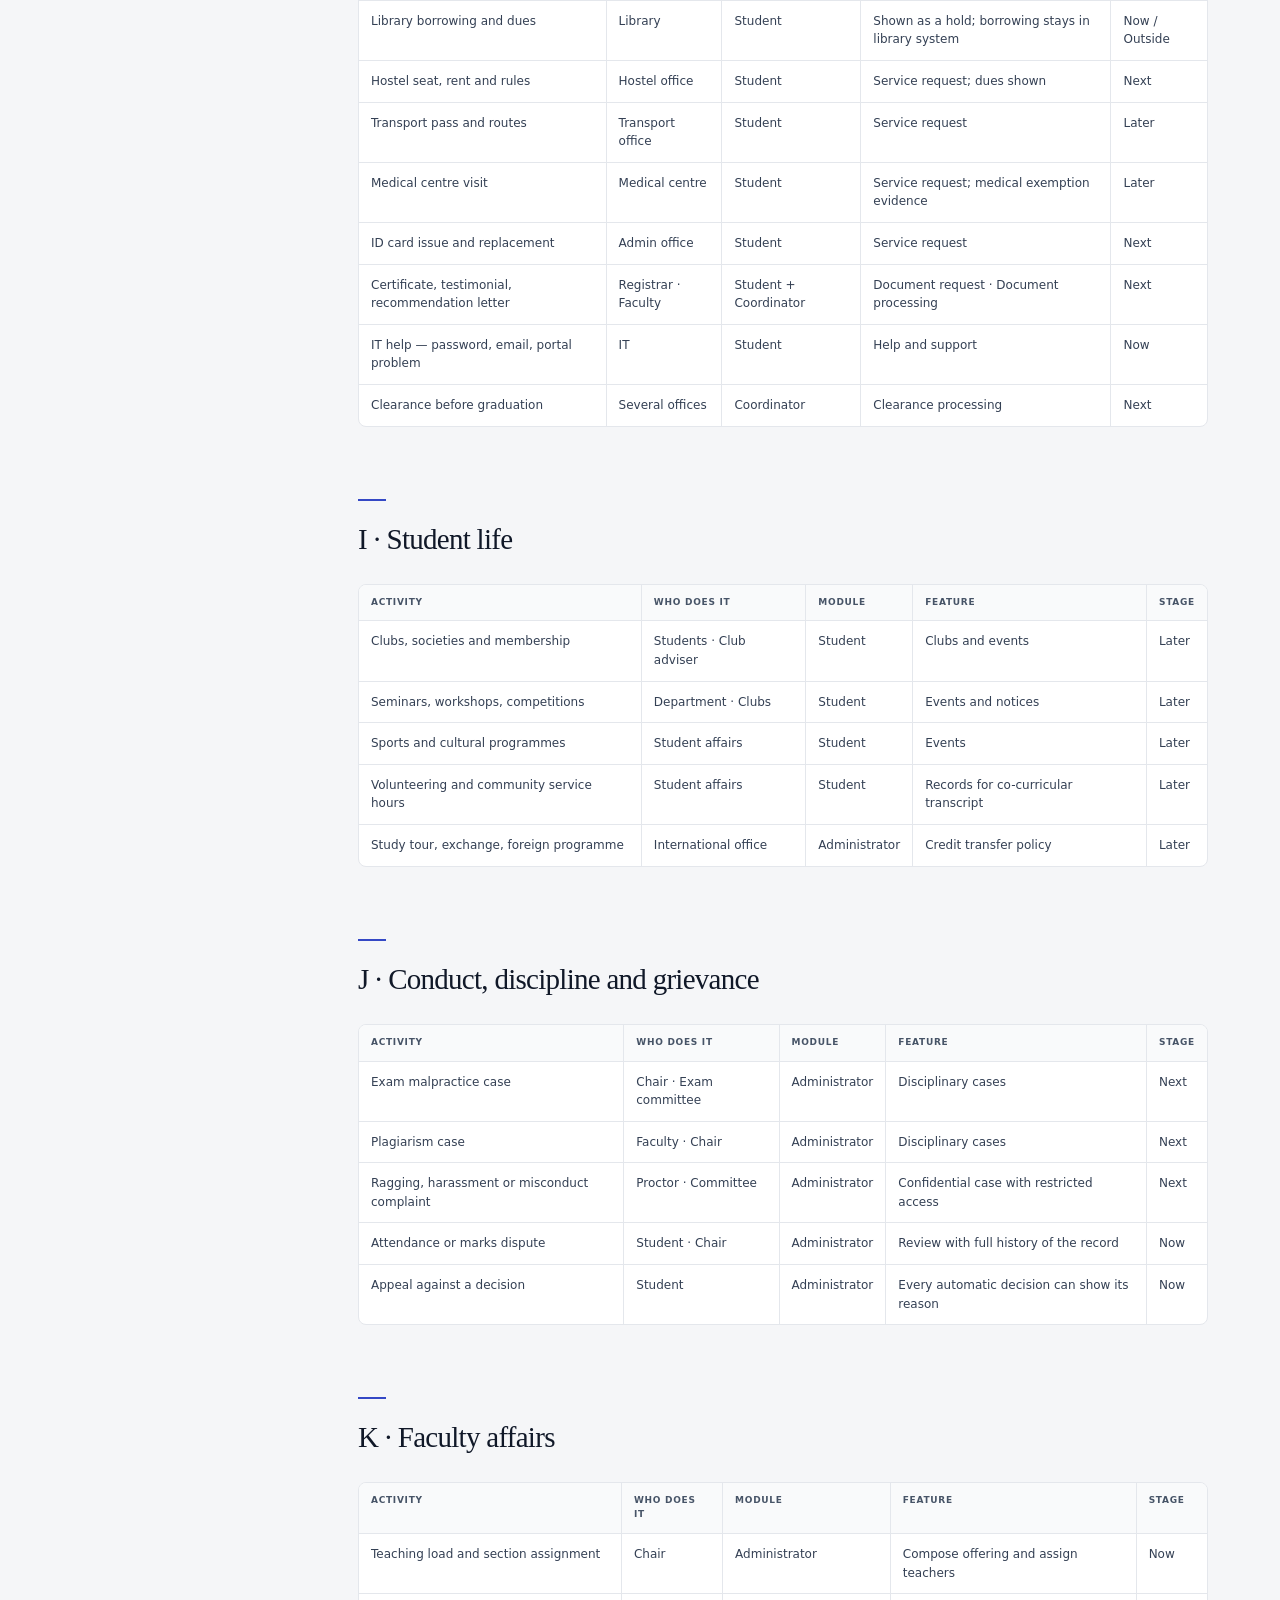
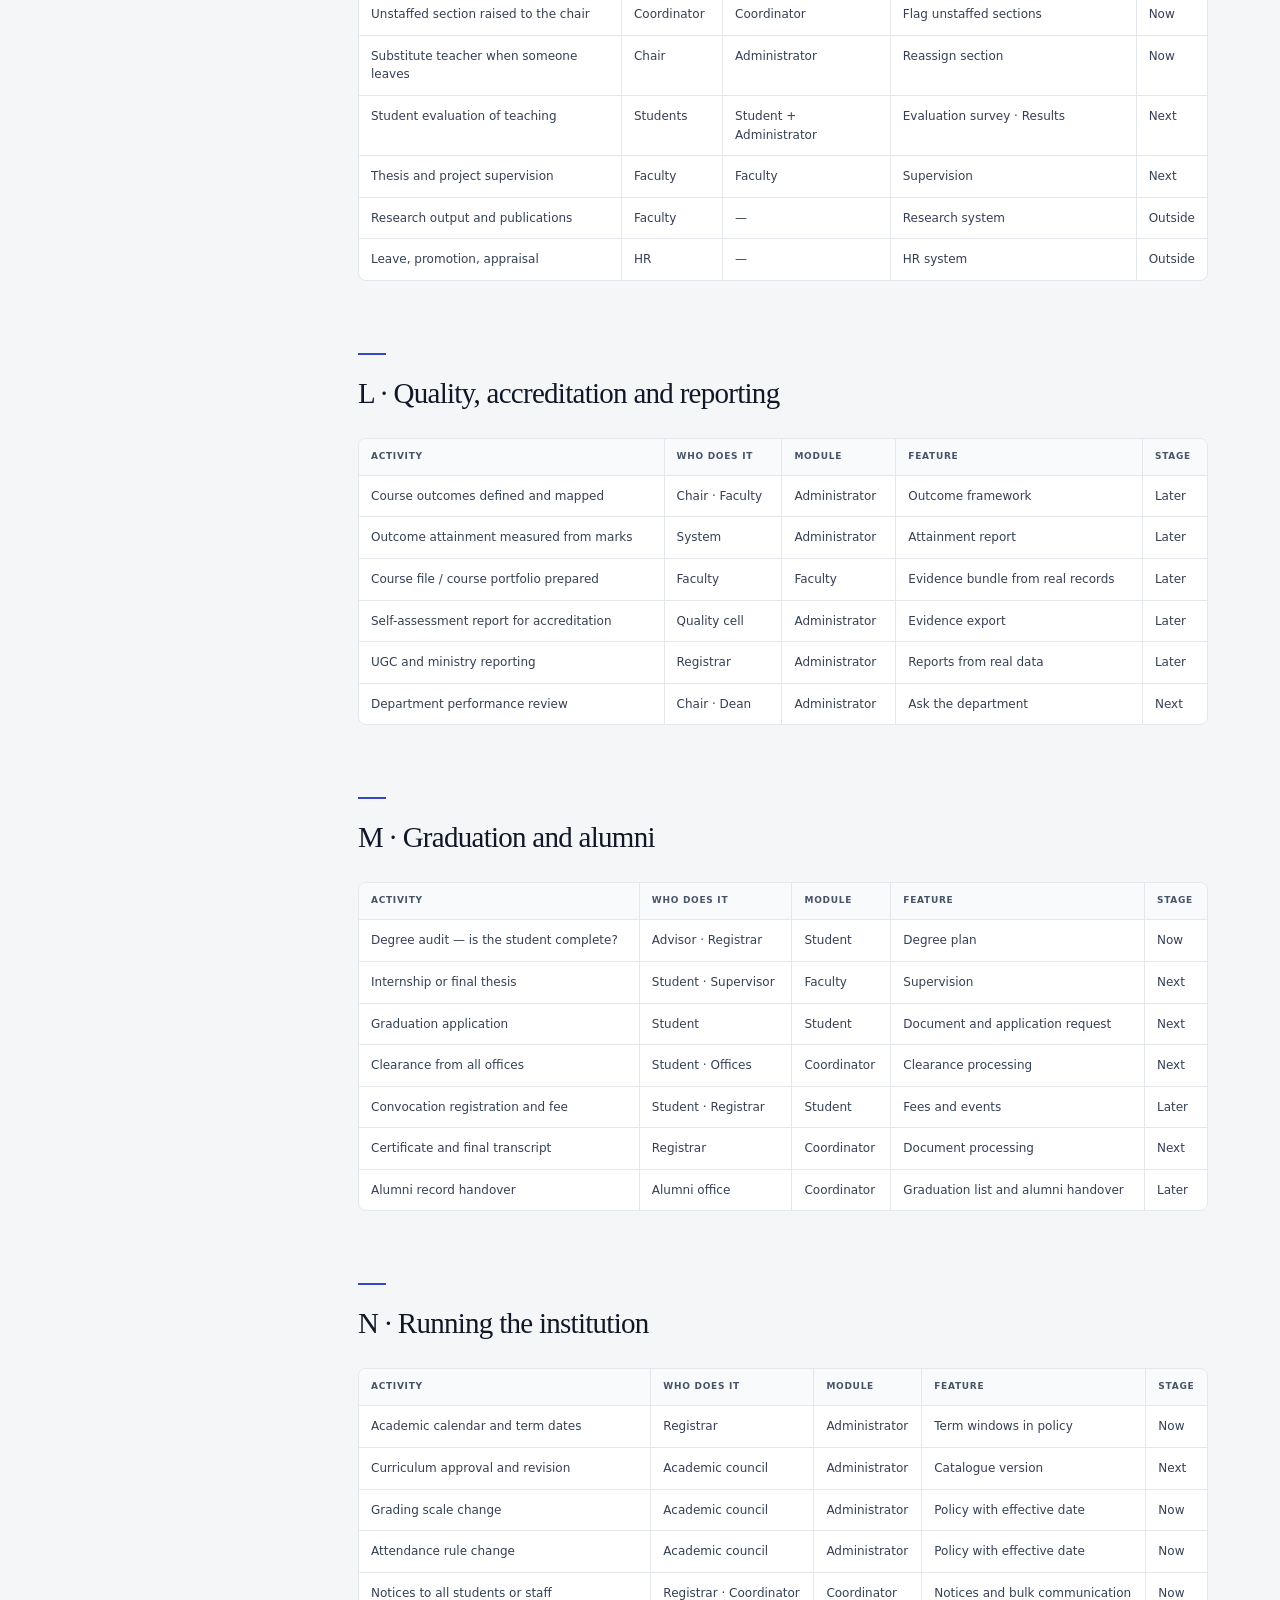
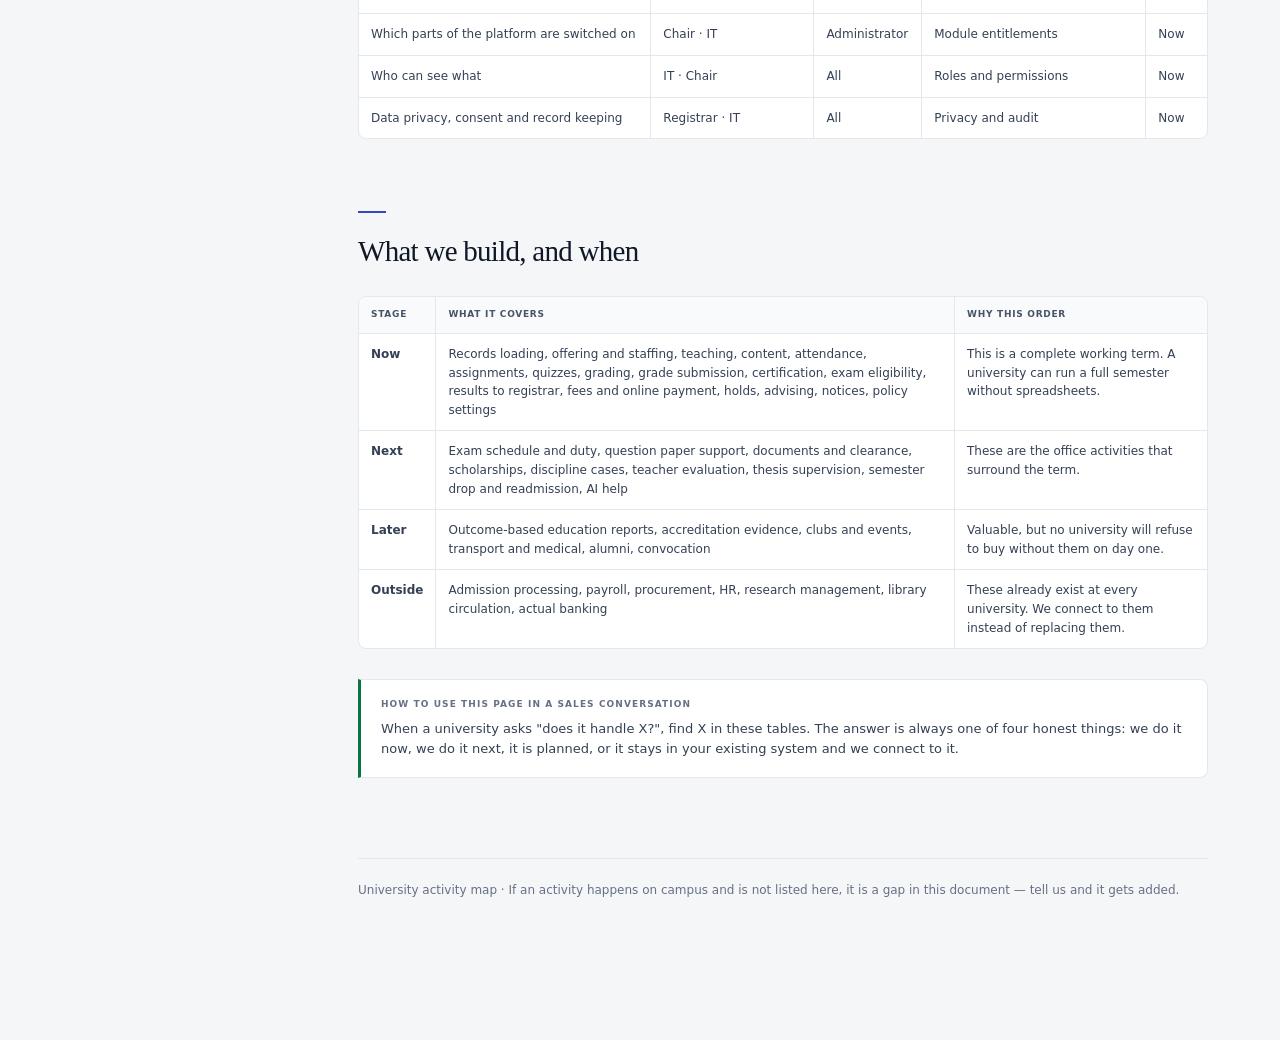
<file: prd-local/university-activities.html>
<!DOCTYPE html>
<html lang="en">
<head>
<meta charset="utf-8"/>
<meta name="viewport" content="width=device-width, initial-scale=1"/>
<title>University activity map — Shikho Campus</title>
<link rel="stylesheet" href="./pro.css?v=24"/>
<link rel="stylesheet" href="./spec.css?v=24"/>
<link rel="stylesheet" href="./dev.css?v=24"/>
<script src="./nav.js?v=24" defer></script>
</head>
<body>
<div class="layout">

<nav>
  <div class="brand">Shikho Campus</div>
  <div class="sub">University activity map</div>
  <div class="g">Modules</div>
  <a href="./index.html">Overview</a>
  <a href="https://shikho-brac-platform.vercel.app/">Live demo</a>
  <a href="./ai.html">Shikho Campus AI</a>
  <a href="./student.html">1 · Student</a>
  <a href="./faculty.html">2 · Faculty</a>
  <a href="./admin.html">3 · Administrator</a>
  <a href="./coordinator.html">4 · Coordinator</a>
  <div class="g">On this page</div>
  <a href="#how">How to read</a>
  <a href="#lifecycle">Student life cycle</a>
  <a href="#term">The term, week by week</a>
  <a href="#a-admission">A · Admission &amp; entry</a>
  <a href="#b-registration">B · Registration</a>
  <a href="#c-teaching">C · Teaching &amp; learning</a>
  <a href="#d-assessment">D · Assessment &amp; exams</a>
  <a href="#e-results">E · Results &amp; progression</a>
  <a href="#f-money">F · Money</a>
  <a href="#g-advising">G · Advising &amp; support</a>
  <a href="#h-services">H · Campus services</a>
  <a href="#i-life">I · Student life</a>
  <a href="#j-conduct">J · Conduct &amp; grievance</a>
  <a href="#k-faculty">K · Faculty affairs</a>
  <a href="#l-quality">L · Quality &amp; accreditation</a>
  <a href="#m-exit">M · Graduation &amp; alumni</a>
  <a href="#n-institution">N · Institution running</a>
  <a href="#scope">What we build, and when</a>
</nav>

<main>
<div class="page-bar">
  <a class="page-bar-back" href="./index.html">← Back to overview</a>
  <a class="page-bar-demo" href="https://shikho-brac-platform.vercel.app/" target="_blank" rel="noopener">Open live demo ↗</a>
</div>
<p class="crumb"><a href="./index.html">Overview</a> · University activity map</p>


<header>
  <h1>Everything that happens in a university</h1>
  <p class="lede">This page lists every real activity that takes place in a private university in Bangladesh — from the day a student applies to the day they collect a certificate as an alumnus — and says which module handles it, which feature covers it, and whether we build it now or later. If an activity is not on this list, it is missing from the product.</p>
</header>
<aside class="demo-strip">
  <strong>Live demo</strong>
  <span>Open the live campus demo and try any role.</span>
  <a href="https://shikho-brac-platform.vercel.app/" target="_blank" rel="noopener">shikho-brac-platform.vercel.app ↗</a>
</aside>


<section id="how">
  <h2>How to read this page</h2>
  <table>
    <tr><th>Column</th><th>Meaning</th></tr>
    <tr><td>Activity</td><td>Something a real person actually does on campus.</td></tr>
    <tr><td>Who does it</td><td>The person responsible in a normal Bangladeshi private university.</td></tr>
    <tr><td>Module</td><td>Which of our four modules owns it.</td></tr>
    <tr><td>Feature</td><td>The feature that delivers it.</td></tr>
    <tr><td>Stage</td><td><strong>Now</strong> = first release · <strong>Next</strong> = second wave · <strong>Later</strong> = planned · <strong>Outside</strong> = stays in another system, we only read or show the result.</td></tr>
  </table>
  <div class="callout">
    <b>The honest boundary</b>
    Some activities belong to systems the university already owns — the student information system, the accounts software, the bank. For those we do not rebuild the activity; we show it, act on it, and hand information back. Those rows are marked <strong>Outside</strong> and the connection is named.
  </div>
</section>

<section id="lifecycle">
  <h2>The student life cycle in one view</h2>
  <div class="mono">Enquiry → Application → Admission test → Offer → Admission fee → Enrolment
   → Orientation → Advising → Course registration → Fee payment
   → Classes · attendance · assignments · quizzes · midterm
   → Exam eligibility → Final exam → Grades → Certification → Result publication
   → Next term registration ⟲  (repeat each term)
   → Probation / retake / semester drop / readmission (if needed)
   → Internship or thesis → Final term → Clearance → Graduation application
   → Convocation → Certificate &amp; transcript → Alumni</div>
</section>

<section id="term">
  <h2>The term, week by week</h2>
  <table>
    <tr><th>Period</th><th>What happens on campus</th><th>Who leads</th><th>Covered by</th></tr>
    <tr><td>Before term</td><td>Offering prepared, sections created, teachers assigned, routine and rooms fixed, students advised</td><td>Coordinator → Chair</td><td>Coordinator load &amp; flag · Administrator staffing · Advising</td></tr>
    <tr><td>Registration week</td><td>Advising meetings, course add/drop, dues cleared, holds resolved</td><td>Student · Advisor · Accounts</td><td>Student registration, advising, fees, holds</td></tr>
    <tr><td>Weeks 1–6</td><td>Classes, attendance, materials, quizzes, assignments, announcements</td><td>Faculty · Students</td><td>Faculty teaching &amp; assessment · Student learning</td></tr>
    <tr><td>Midterm</td><td>Midterm exams, marks entry, marks shown after posting</td><td>Faculty</td><td>Faculty assessment &amp; grading</td></tr>
    <tr><td>Weeks 7–12</td><td>Classes continue, second instalment of fees, advising for weak students</td><td>All</td><td>Fees · advising · at-risk lists</td></tr>
    <tr><td>Before finals</td><td>Attendance checked, exam eligibility decided and locked, exam routine and invigilation duty published, dues gate applied</td><td>Chair · Coordinator</td><td>Administrator eligibility &amp; exam schedule · Fee gating</td></tr>
    <tr><td>Final exams</td><td>Exams held, scripts marked, marks entered</td><td>Faculty</td><td>Faculty grading</td></tr>
    <tr><td>Result time</td><td>Teacher submits, chair certifies or returns, results sent to registrar and published</td><td>Faculty → Chair → Registrar</td><td>Grade submission · Certification · Registrar export</td></tr>
    <tr><td>Term close</td><td>Probation list, retake advice, next-term planning, evidence filed for accreditation</td><td>Chair · Coordinator</td><td>Policy, reports, quality pack</td></tr>
  </table>
</section>

<!-- A -->
<section id="a-admission">
  <h2>A · Admission and entry</h2>
  <table>
    <tr><th>Activity</th><th>Who does it</th><th>Module</th><th>Feature</th><th>Stage</th></tr>
    <tr><td>Enquiry and application form</td><td>Applicant · Admission office</td><td>—</td><td>Admission system of the university</td><td>Outside</td></tr>
    <tr><td>Admission test and interview</td><td>Admission office</td><td>—</td><td>Admission system</td><td>Outside</td></tr>
    <tr><td>Offer, admission fee, seat confirmation</td><td>Applicant · Accounts</td><td>—</td><td>Finance system; we display the resulting dues</td><td>Outside</td></tr>
    <tr><td>Student record created (ID, programme, batch)</td><td>Registrar</td><td>Coordinator</td><td>Load student records</td><td>Now</td></tr>
    <tr><td>Credit transfer / waiver from previous institution</td><td>Registrar · Chair</td><td>Administrator</td><td>Academic policy — credit transfer treatment</td><td>Next</td></tr>
    <tr><td>Orientation and first login</td><td>Student · IT</td><td>Student</td><td>Mobile app and portal sign-in</td><td>Now</td></tr>
    <tr><td>Student ID card issue</td><td>Student · Admin office</td><td>Student</td><td>Campus service request</td><td>Next</td></tr>
  </table>
</section>

<!-- B -->
<section id="b-registration">
  <h2>B · Advising and course registration</h2>
  <table>
    <tr><th>Activity</th><th>Who does it</th><th>Module</th><th>Feature</th><th>Stage</th></tr>
    <tr><td>Advisor assigned to each student</td><td>Chair · Coordinator</td><td>Administrator</td><td>Advisor assignment</td><td>Now</td></tr>
    <tr><td>Student checks what courses remain for the degree</td><td>Student</td><td>Student</td><td>My advisor &amp; degree plan</td><td>Now</td></tr>
    <tr><td>Advising meeting before registration</td><td>Student · Advisor</td><td>Student + Faculty</td><td>Book appointment · My advisees</td><td>Now</td></tr>
    <tr><td>Course registration, add and drop</td><td>Student</td><td>Student</td><td>Registration add/drop (or the university's own system)</td><td>Now / Outside</td></tr>
    <tr><td>Prerequisite, credit limit and clash checking</td><td>System</td><td>Student</td><td>Registration rules</td><td>Now</td></tr>
    <tr><td>Section capacity and seat allotment</td><td>Coordinator · System</td><td>Coordinator</td><td>Offering records</td><td>Now</td></tr>
    <tr><td>Late registration with fine</td><td>Student · Accounts</td><td>Student</td><td>Fees (the fine comes from finance)</td><td>Now</td></tr>
    <tr><td>Semester drop / leave of absence</td><td>Student · Chair</td><td>Administrator</td><td>Policy and approval</td><td>Next</td></tr>
    <tr><td>Readmission after a gap</td><td>Student · Registrar</td><td>Administrator</td><td>Policy — catalogue year in force</td><td>Next</td></tr>
  </table>
</section>

<!-- C -->
<section id="c-teaching">
  <h2>C · Teaching and learning</h2>
  <table>
    <tr><th>Activity</th><th>Who does it</th><th>Module</th><th>Feature</th><th>Stage</th></tr>
    <tr><td>Class routine and room allocation</td><td>Coordinator</td><td>Coordinator</td><td>Class routine &amp; rooms</td><td>Now</td></tr>
    <tr><td>Teacher uploads slides, notes, readings</td><td>Faculty</td><td>Faculty</td><td>Course content</td><td>Now</td></tr>
    <tr><td>Reuse last term's course</td><td>Faculty</td><td>Faculty</td><td>Import or copy a course</td><td>Now</td></tr>
    <tr><td>Same content across many sections</td><td>Faculty · Chair</td><td>Faculty</td><td>Blueprint sync</td><td>Next</td></tr>
    <tr><td>Several section codes taught together</td><td>Chair</td><td>Administrator</td><td>Cross-list sections</td><td>Now</td></tr>
    <tr><td>Live class in the portal</td><td>Faculty · Students</td><td>Faculty + Student</td><td>Take a live class · Join live class</td><td>Now</td></tr>
    <tr><td>Class in the classroom (physical)</td><td>Faculty</td><td>Faculty</td><td>Attendance register</td><td>Now</td></tr>
    <tr><td>Lecture recorded and shared</td><td>Faculty</td><td>Faculty</td><td>Record and share lectures</td><td>Now</td></tr>
    <tr><td>Student watches missed class</td><td>Student</td><td>Student</td><td>Watch recorded lecture</td><td>Now</td></tr>
    <tr><td>Notices to the class</td><td>Faculty</td><td>Faculty</td><td>Announcements</td><td>Now</td></tr>
    <tr><td>Syllabus shared and followed</td><td>Faculty</td><td>Faculty</td><td>Syllabus</td><td>Now</td></tr>
    <tr><td>Attendance taken and questioned</td><td>Faculty · Student</td><td>Faculty + Student</td><td>Attendance register · My attendance</td><td>Now</td></tr>
    <tr><td>Make-up class after a holiday</td><td>Faculty · Coordinator</td><td>Coordinator</td><td>Routine change</td><td>Next</td></tr>
    <tr><td>Lab sessions and lab groups</td><td>Lab instructor</td><td>Faculty</td><td>Sections and content</td><td>Now</td></tr>
    <tr><td>Field trip / industrial visit</td><td>Faculty · Chair</td><td>Faculty</td><td>Announcements and attendance exception</td><td>Later</td></tr>
    <tr><td>Guest lecture</td><td>Faculty</td><td>Faculty</td><td>Live class with guest host</td><td>Next</td></tr>
    <tr><td>Study help outside class</td><td>Student</td><td>Student</td><td>Tutor · Practice · Smart Class</td><td>Now</td></tr>
    <tr><td>Private effort / Momentum rings</td><td>Student</td><td>Student</td><td>Momentum (never graded, never ranked)</td><td>Now</td></tr>
  </table>
</section>

<!-- D -->
<section id="d-assessment">
  <h2>D · Assessment and examinations</h2>
  <table>
    <tr><th>Activity</th><th>Who does it</th><th>Module</th><th>Feature</th><th>Stage</th></tr>
    <tr><td>Decide marks distribution (quiz/midterm/final/lab %)</td><td>Faculty · Chair</td><td>Faculty</td><td>Grade groups and weightage</td><td>Now</td></tr>
    <tr><td>Set late submission rule</td><td>Faculty</td><td>Faculty</td><td>Late policy</td><td>Now</td></tr>
    <tr><td>Decide when students see marks</td><td>Faculty</td><td>Faculty</td><td>Grade posting policy</td><td>Now</td></tr>
    <tr><td>Give assignment</td><td>Faculty</td><td>Faculty</td><td>Create assignment</td><td>Now</td></tr>
    <tr><td>Student submits assignment</td><td>Student</td><td>Student</td><td>Submit assignment</td><td>Now</td></tr>
    <tr><td>Class test / online quiz</td><td>Faculty · Student</td><td>Faculty + Student</td><td>Create quiz · Take quiz</td><td>Now</td></tr>
    <tr><td>Extra time or extra attempt for one student</td><td>Faculty</td><td>Faculty</td><td>Exam moderation</td><td>Now</td></tr>
    <tr><td>Presentation and viva marks</td><td>Faculty</td><td>Faculty</td><td>Assignment of type presentation</td><td>Now</td></tr>
    <tr><td>Group work and group marks</td><td>Faculty</td><td>Faculty</td><td>Group submission</td><td>Next</td></tr>
    <tr><td>Plagiarism / similarity check</td><td>Faculty</td><td>Faculty</td><td>Similarity connector</td><td>Later</td></tr>
    <tr><td>Midterm and final exam schedule</td><td>Chair · Coordinator</td><td>Administrator</td><td>Exam schedule</td><td>Next</td></tr>
    <tr><td>Invigilation duty roster</td><td>Chair</td><td>Administrator</td><td>Exam duty</td><td>Next</td></tr>
    <tr><td>Question paper preparation and moderation</td><td>Faculty · Chair</td><td>Faculty</td><td>Question paper support</td><td>Next</td></tr>
    <tr><td>Seat plan and admit card</td><td>Coordinator</td><td>Coordinator</td><td>Exam operations</td><td>Later</td></tr>
    <tr><td>Exam eligibility from attendance</td><td>Chair</td><td>Administrator</td><td>Exam eligibility</td><td>Now</td></tr>
    <tr><td>Script marking and marks entry</td><td>Faculty</td><td>Faculty</td><td>Grading queue · Gradebook</td><td>Now</td></tr>
    <tr><td>Answer script review request</td><td>Student · Chair</td><td>Student</td><td>Grade review request</td><td>Next</td></tr>
    <tr><td>Improvement / retake exam</td><td>Student · Registrar</td><td>Administrator</td><td>Retake policy and cap</td><td>Next</td></tr>
    <tr><td>Make-up exam for absence</td><td>Chair</td><td>Administrator</td><td>Exception with reason</td><td>Next</td></tr>
  </table>
</section>

<!-- E -->
<section id="e-results">
  <h2>E · Results, progression and records</h2>
  <table>
    <tr><th>Activity</th><th>Who does it</th><th>Module</th><th>Feature</th><th>Stage</th></tr>
    <tr><td>Teacher submits final grades</td><td>Faculty</td><td>Faculty</td><td>Submit final grades</td><td>Now</td></tr>
    <tr><td>Chair certifies or returns the grade sheet</td><td>Chair</td><td>Administrator</td><td>Certify final grades</td><td>Now</td></tr>
    <tr><td>Results sent to registrar and published</td><td>Coordinator · Registrar</td><td>Coordinator</td><td>Send certified results</td><td>Now</td></tr>
    <tr><td>Student sees grade and GPA</td><td>Student</td><td>Student</td><td>Grades and standing</td><td>Now</td></tr>
    <tr><td>Grade correction after publication</td><td>Faculty → Chair</td><td>Administrator</td><td>Amendment with reason and approval</td><td>Now</td></tr>
    <tr><td>Probation and warning list</td><td>Chair · Advisor</td><td>Administrator</td><td>Policy thresholds and at-risk report</td><td>Now</td></tr>
    <tr><td>Dean's list and honours</td><td>Chair</td><td>Administrator</td><td>Policy and reports</td><td>Next</td></tr>
    <tr><td>Transcript and certificate issue</td><td>Registrar</td><td>Student + Coordinator</td><td>Document request · Document processing</td><td>Next</td></tr>
    <tr><td>Verification request from an employer or foreign university</td><td>Registrar</td><td>Coordinator</td><td>Document processing</td><td>Later</td></tr>
  </table>
</section>

<!-- F -->
<section id="f-money">
  <h2>F · Money</h2>
  <div class="callout danger">
    <b>The rule that never changes</b>
    Shikho Campus never holds university money. Fees are calculated by the university's finance system; payment travels from the student, through a licensed payment provider, straight into the university's bank account. We show the bill, start the payment, record the result, and clear the block.
  </div>
  <table>
    <tr><th>Activity</th><th>Who does it</th><th>Module</th><th>Feature</th><th>Stage</th></tr>
    <tr><td>Tuition and fee amounts decided</td><td>Finance office</td><td>—</td><td>Finance system</td><td>Outside</td></tr>
    <tr><td>Invoice/dues shown to student</td><td>System</td><td>Student</td><td>Fees dashboard</td><td>Now</td></tr>
    <tr><td>Payment by bKash, Nagad, Rocket or card</td><td>Student</td><td>Student</td><td>Pay fees online</td><td>Now</td></tr>
    <tr><td>Payment in instalments</td><td>Student</td><td>Student</td><td>Instalments</td><td>Now</td></tr>
    <tr><td>Payment at a bank counter</td><td>Student · Coordinator</td><td>Student + Coordinator</td><td>Bank slip · Verify payments</td><td>Now</td></tr>
    <tr><td>Receipt and payment proof</td><td>Student</td><td>Student</td><td>Receipts and history</td><td>Now</td></tr>
    <tr><td>Unpaid dues block registration, exam or transcript</td><td>Finance · Chair</td><td>Administrator</td><td>Fee policy — what dues block</td><td>Now</td></tr>
    <tr><td>Scholarship, waiver, sibling discount</td><td>Scholarship committee</td><td>Administrator</td><td>Scholarship approval; shown on the bill</td><td>Next</td></tr>
    <tr><td>Late fee and fine</td><td>Finance</td><td>Student</td><td>Shown as a line on the bill</td><td>Now</td></tr>
    <tr><td>Refund after drop or withdrawal</td><td>Finance</td><td>Student</td><td>Refund schedule shown before dropping</td><td>Now</td></tr>
    <tr><td>Payment matching and daily reconciliation</td><td>Coordinator · Accounts</td><td>Coordinator</td><td>Verify payments</td><td>Now</td></tr>
    <tr><td>Payroll, procurement, budgets</td><td>Finance</td><td>—</td><td>Finance system</td><td>Outside</td></tr>
  </table>
</section>

<!-- G -->
<section id="g-advising">
  <h2>G · Advising, counselling and student support</h2>
  <table>
    <tr><th>Activity</th><th>Who does it</th><th>Module</th><th>Feature</th><th>Stage</th></tr>
    <tr><td>Regular academic advising</td><td>Advisor · Student</td><td>Student + Faculty</td><td>Advising appointment · My advisees</td><td>Now</td></tr>
    <tr><td>Quick question to the advisor</td><td>Student</td><td>Student</td><td>Ask advisor a question</td><td>Now</td></tr>
    <tr><td>Advising hold before registration</td><td>Chair</td><td>Student</td><td>Holds and how to clear them</td><td>Now</td></tr>
    <tr><td>Support for a failing or absent student</td><td>Advisor · Chair</td><td>Faculty</td><td>At-risk flags in advisee list</td><td>Now</td></tr>
    <tr><td>Personal or mental health counselling</td><td>Counsellor</td><td>Student</td><td>Confidential referral route</td><td>Next</td></tr>
    <tr><td>Career guidance and job placement</td><td>Career office</td><td>Student</td><td>Campus services</td><td>Later</td></tr>
    <tr><td>Support for students with disability</td><td>Chair · Faculty</td><td>Faculty</td><td>Exam moderation, accessible content</td><td>Now</td></tr>
  </table>
</section>

<!-- H -->
<section id="h-services">
  <h2>H · Campus services</h2>
  <table>
    <tr><th>Activity</th><th>Who does it</th><th>Module</th><th>Feature</th><th>Stage</th></tr>
    <tr><td>Library borrowing and dues</td><td>Library</td><td>Student</td><td>Shown as a hold; borrowing stays in library system</td><td>Now / Outside</td></tr>
    <tr><td>Hostel seat, rent and rules</td><td>Hostel office</td><td>Student</td><td>Service request; dues shown</td><td>Next</td></tr>
    <tr><td>Transport pass and routes</td><td>Transport office</td><td>Student</td><td>Service request</td><td>Later</td></tr>
    <tr><td>Medical centre visit</td><td>Medical centre</td><td>Student</td><td>Service request; medical exemption evidence</td><td>Later</td></tr>
    <tr><td>ID card issue and replacement</td><td>Admin office</td><td>Student</td><td>Service request</td><td>Next</td></tr>
    <tr><td>Certificate, testimonial, recommendation letter</td><td>Registrar · Faculty</td><td>Student + Coordinator</td><td>Document request · Document processing</td><td>Next</td></tr>
    <tr><td>IT help — password, email, portal problem</td><td>IT</td><td>Student</td><td>Help and support</td><td>Now</td></tr>
    <tr><td>Clearance before graduation</td><td>Several offices</td><td>Coordinator</td><td>Clearance processing</td><td>Next</td></tr>
  </table>
</section>

<!-- I -->
<section id="i-life">
  <h2>I · Student life</h2>
  <table>
    <tr><th>Activity</th><th>Who does it</th><th>Module</th><th>Feature</th><th>Stage</th></tr>
    <tr><td>Clubs, societies and membership</td><td>Students · Club adviser</td><td>Student</td><td>Clubs and events</td><td>Later</td></tr>
    <tr><td>Seminars, workshops, competitions</td><td>Department · Clubs</td><td>Student</td><td>Events and notices</td><td>Later</td></tr>
    <tr><td>Sports and cultural programmes</td><td>Student affairs</td><td>Student</td><td>Events</td><td>Later</td></tr>
    <tr><td>Volunteering and community service hours</td><td>Student affairs</td><td>Student</td><td>Records for co-curricular transcript</td><td>Later</td></tr>
    <tr><td>Study tour, exchange, foreign programme</td><td>International office</td><td>Administrator</td><td>Credit transfer policy</td><td>Later</td></tr>
  </table>
</section>

<!-- J -->
<section id="j-conduct">
  <h2>J · Conduct, discipline and grievance</h2>
  <table>
    <tr><th>Activity</th><th>Who does it</th><th>Module</th><th>Feature</th><th>Stage</th></tr>
    <tr><td>Exam malpractice case</td><td>Chair · Exam committee</td><td>Administrator</td><td>Disciplinary cases</td><td>Next</td></tr>
    <tr><td>Plagiarism case</td><td>Faculty · Chair</td><td>Administrator</td><td>Disciplinary cases</td><td>Next</td></tr>
    <tr><td>Ragging, harassment or misconduct complaint</td><td>Proctor · Committee</td><td>Administrator</td><td>Confidential case with restricted access</td><td>Next</td></tr>
    <tr><td>Attendance or marks dispute</td><td>Student · Chair</td><td>Administrator</td><td>Review with full history of the record</td><td>Now</td></tr>
    <tr><td>Appeal against a decision</td><td>Student</td><td>Administrator</td><td>Every automatic decision can show its reason</td><td>Now</td></tr>
  </table>
</section>

<!-- K -->
<section id="k-faculty">
  <h2>K · Faculty affairs</h2>
  <table>
    <tr><th>Activity</th><th>Who does it</th><th>Module</th><th>Feature</th><th>Stage</th></tr>
    <tr><td>Teaching load and section assignment</td><td>Chair</td><td>Administrator</td><td>Compose offering and assign teachers</td><td>Now</td></tr>
    <tr><td>Unstaffed section raised to the chair</td><td>Coordinator</td><td>Coordinator</td><td>Flag unstaffed sections</td><td>Now</td></tr>
    <tr><td>Substitute teacher when someone leaves</td><td>Chair</td><td>Administrator</td><td>Reassign section</td><td>Now</td></tr>
    <tr><td>Student evaluation of teaching</td><td>Students</td><td>Student + Administrator</td><td>Evaluation survey · Results</td><td>Next</td></tr>
    <tr><td>Thesis and project supervision</td><td>Faculty</td><td>Faculty</td><td>Supervision</td><td>Next</td></tr>
    <tr><td>Research output and publications</td><td>Faculty</td><td>—</td><td>Research system</td><td>Outside</td></tr>
    <tr><td>Leave, promotion, appraisal</td><td>HR</td><td>—</td><td>HR system</td><td>Outside</td></tr>
  </table>
</section>

<!-- L -->
<section id="l-quality">
  <h2>L · Quality, accreditation and reporting</h2>
  <table>
    <tr><th>Activity</th><th>Who does it</th><th>Module</th><th>Feature</th><th>Stage</th></tr>
    <tr><td>Course outcomes defined and mapped</td><td>Chair · Faculty</td><td>Administrator</td><td>Outcome framework</td><td>Later</td></tr>
    <tr><td>Outcome attainment measured from marks</td><td>System</td><td>Administrator</td><td>Attainment report</td><td>Later</td></tr>
    <tr><td>Course file / course portfolio prepared</td><td>Faculty</td><td>Faculty</td><td>Evidence bundle from real records</td><td>Later</td></tr>
    <tr><td>Self-assessment report for accreditation</td><td>Quality cell</td><td>Administrator</td><td>Evidence export</td><td>Later</td></tr>
    <tr><td>UGC and ministry reporting</td><td>Registrar</td><td>Administrator</td><td>Reports from real data</td><td>Later</td></tr>
    <tr><td>Department performance review</td><td>Chair · Dean</td><td>Administrator</td><td>Ask the department</td><td>Next</td></tr>
  </table>
</section>

<!-- M -->
<section id="m-exit">
  <h2>M · Graduation and alumni</h2>
  <table>
    <tr><th>Activity</th><th>Who does it</th><th>Module</th><th>Feature</th><th>Stage</th></tr>
    <tr><td>Degree audit — is the student complete?</td><td>Advisor · Registrar</td><td>Student</td><td>Degree plan</td><td>Now</td></tr>
    <tr><td>Internship or final thesis</td><td>Student · Supervisor</td><td>Faculty</td><td>Supervision</td><td>Next</td></tr>
    <tr><td>Graduation application</td><td>Student</td><td>Student</td><td>Document and application request</td><td>Next</td></tr>
    <tr><td>Clearance from all offices</td><td>Student · Offices</td><td>Coordinator</td><td>Clearance processing</td><td>Next</td></tr>
    <tr><td>Convocation registration and fee</td><td>Student · Registrar</td><td>Student</td><td>Fees and events</td><td>Later</td></tr>
    <tr><td>Certificate and final transcript</td><td>Registrar</td><td>Coordinator</td><td>Document processing</td><td>Next</td></tr>
    <tr><td>Alumni record handover</td><td>Alumni office</td><td>Coordinator</td><td>Graduation list and alumni handover</td><td>Later</td></tr>
  </table>
</section>

<!-- N -->
<section id="n-institution">
  <h2>N · Running the institution</h2>
  <table>
    <tr><th>Activity</th><th>Who does it</th><th>Module</th><th>Feature</th><th>Stage</th></tr>
    <tr><td>Academic calendar and term dates</td><td>Registrar</td><td>Administrator</td><td>Term windows in policy</td><td>Now</td></tr>
    <tr><td>Curriculum approval and revision</td><td>Academic council</td><td>Administrator</td><td>Catalogue version</td><td>Next</td></tr>
    <tr><td>Grading scale change</td><td>Academic council</td><td>Administrator</td><td>Policy with effective date</td><td>Now</td></tr>
    <tr><td>Attendance rule change</td><td>Academic council</td><td>Administrator</td><td>Policy with effective date</td><td>Now</td></tr>
    <tr><td>Notices to all students or staff</td><td>Registrar · Coordinator</td><td>Coordinator</td><td>Notices and bulk communication</td><td>Now</td></tr>
    <tr><td>Which parts of the platform are switched on</td><td>Chair · IT</td><td>Administrator</td><td>Module entitlements</td><td>Now</td></tr>
    <tr><td>Who can see what</td><td>IT · Chair</td><td>All</td><td>Roles and permissions</td><td>Now</td></tr>
    <tr><td>Data privacy, consent and record keeping</td><td>Registrar · IT</td><td>All</td><td>Privacy and audit</td><td>Now</td></tr>
  </table>
</section>

<section id="scope">
  <h2>What we build, and when</h2>
  <table>
    <tr><th>Stage</th><th>What it covers</th><th>Why this order</th></tr>
    <tr><td><strong>Now</strong></td><td>Records loading, offering and staffing, teaching, content, attendance, assignments, quizzes, grading, grade submission, certification, exam eligibility, results to registrar, fees and online payment, holds, advising, notices, policy settings</td><td>This is a complete working term. A university can run a full semester without spreadsheets.</td></tr>
    <tr><td><strong>Next</strong></td><td>Exam schedule and duty, question paper support, documents and clearance, scholarships, discipline cases, teacher evaluation, thesis supervision, semester drop and readmission, AI help</td><td>These are the office activities that surround the term.</td></tr>
    <tr><td><strong>Later</strong></td><td>Outcome-based education reports, accreditation evidence, clubs and events, transport and medical, alumni, convocation</td><td>Valuable, but no university will refuse to buy without them on day one.</td></tr>
    <tr><td><strong>Outside</strong></td><td>Admission processing, payroll, procurement, HR, research management, library circulation, actual banking</td><td>These already exist at every university. We connect to them instead of replacing them.</td></tr>
  </table>
  <div class="callout ok">
    <b>How to use this page in a sales conversation</b>
    When a university asks "does it handle X?", find X in these tables. The answer is always one of four honest things: we do it now, we do it next, it is planned, or it stays in your existing system and we connect to it.
  </div>
</section>

<footer>
  University activity map · If an activity happens on campus and is not listed here, it is a gap in this document — tell us and it gets added.
</footer>
</main>
</div>
</body>
</html>
</file>
<file: prd-local/pro.css>
:root {
  --paper: #ffffff;
  --ground: #f5f6f8;
  --ink: #101828;
  --muted: #667085;
  --subtle: #98a2b3;
  --line: #e4e7ec;
  --soft: #f9fafb;
  --brand: #3448c5;
  --student: #6941c6;
  --faculty: #c11574;
  --admin: #b54708;
  --coordinator: #067647;
}

html {
  background: var(--ground);
  scroll-behavior: smooth;
}

@media (prefers-reduced-motion: reduce) {
  html {
    scroll-behavior: auto;
  }
}

main [id] {
  scroll-margin-top: 28px;
}

body {
  color: var(--ink);
  background: var(--ground);
  font-family: Inter, ui-sans-serif, system-ui, -apple-system, BlinkMacSystemFont,
    "Segoe UI", sans-serif;
  font-feature-settings: "kern" 1, "liga" 1;
}

.layout {
  grid-template-columns: 286px minmax(0, 1fr);
}

nav {
  background: var(--paper);
  border-right: 1px solid var(--line);
  padding: 24px 18px 32px;
}

nav .brand {
  position: relative;
  padding-left: 16px;
  font-size: 16px;
  font-weight: 800;
  letter-spacing: -0.01em;
}

nav .brand::before {
  position: absolute;
  inset: 1px auto 1px 0;
  width: 3px;
  border-radius: 999px;
  background: var(--brand);
  content: "";
}

nav .sub {
  margin: 6px 0 20px 16px;
  color: var(--subtle);
  font-size: 10px;
  font-weight: 700;
  letter-spacing: 0.12em;
  text-transform: uppercase;
}

nav .g {
  margin: 0;
}

nav a {
  position: relative;
  display: flex;
  gap: 8px;
  align-items: center;
  margin: 2px 0;
  padding: 8px 10px;
  border-radius: 6px;
  color: var(--muted);
  font-size: 11.5px;
  font-weight: 560;
  line-height: 1.35;
}

nav a:hover {
  background: #f2f4f7;
  color: var(--ink);
}

nav a.is-current,
nav a.is-reading {
  background: #eef1ff;
  color: #2638a6;
  font-weight: 750;
}

nav a.is-current::after,
nav a.is-reading::before {
  position: absolute;
  inset: 7px auto 7px 0;
  width: 3px;
  border-radius: 99px;
  background: var(--brand);
  content: "";
}

.nav-region-label {
  display: flex;
  gap: 8px;
  align-items: center;
  margin: 4px 2px 8px;
  color: var(--subtle);
  font-size: 9.5px;
  font-weight: 850;
  letter-spacing: 0.13em;
  text-transform: uppercase;
}

.nav-region-label::after {
  height: 1px;
  flex: 1;
  background: var(--line);
  content: "";
}

.read-progress {
  position: fixed;
  z-index: 90;
  inset: 0 auto auto 0;
  width: 0;
  height: 2px;
  background: linear-gradient(90deg, var(--brand), #6b7ff0);
  transition: width 90ms linear;
  pointer-events: none;
}

.nav-close {
  display: none;
}

nav a.nav-home-link {
  font-weight: 800;
  color: #344054;
}

.nav-search {
  width: 100%;
  margin: 0;
  padding: 9px 11px 9px 32px;
  border: 1px solid var(--line);
  border-radius: 8px;
  outline: 0;
  background:
    linear-gradient(45deg, transparent 48%, #98a2b3 49% 51%, transparent 52%)
      17px 17px / 7px 7px no-repeat,
    radial-gradient(circle at 11px 11px, transparent 4px, #98a2b3 4.5px 5.5px, transparent 6px)
      5px 5px / 22px 22px no-repeat,
    #fff;
  color: var(--ink);
  font: inherit;
  font-size: 11.5px;
}

.nav-search-wrap {
  margin: 0 0 14px;
}

.nav-brand-link {
  display: block;
  margin: 0;
  padding: 0;
  color: inherit;
  text-decoration: none;
}

.nav-brand-link:hover .brand {
  color: var(--brand);
}

.nav-map {
  margin: 0 0 16px;
  padding: 12px;
  border: 1px solid #e4e7ec;
  border-radius: 12px;
  background: linear-gradient(180deg, #fbfcfe, #f6f8fc);
  box-sizing: border-box;
  overflow: hidden;
}

.nav-home {
  display: flex;
  gap: 10px;
  align-items: center;
  margin: 0 0 12px;
  padding: 10px 11px;
  border: 1px solid #d9def0;
  border-radius: 9px;
  background: #fff;
  color: #1d2939;
  text-decoration: none;
  box-sizing: border-box;
  max-width: 100%;
  transition: border-color 120ms ease, box-shadow 120ms ease;
}

.nav-home:hover {
  border-color: #b9c4e8;
  box-shadow: 0 2px 8px rgb(16 24 40 / 8%);
}

.nav-home.is-active {
  border-color: var(--brand);
  box-shadow: inset 0 0 0 1px #dbe2f7;
  background: #f7f8ff;
}

.nav-home-mark {
  display: grid;
  width: 24px;
  height: 24px;
  flex: 0 0 24px;
  place-items: center;
  border-radius: 7px;
  background: var(--brand);
  color: #fff;
  font-size: 11px;
  font-weight: 850;
}

.nav-home-copy {
  display: flex;
  flex-direction: column;
  gap: 1px;
  min-width: 0;
}

.nav-home-copy strong {
  font-size: 12.5px;
  font-weight: 800;
  line-height: 1.2;
}

.nav-home-copy em {
  color: #667085;
  font-size: 10px;
  font-style: normal;
  font-weight: 600;
}

.nav-map-block {
  margin-top: 12px;
  padding-top: 11px;
  border-top: 1px solid #e7eaf0;
}

.nav-map-label {
  margin: 0 2px 8px;
  color: #667085;
  font-size: 9px;
  font-weight: 850;
  letter-spacing: 0.12em;
  text-transform: uppercase;
}

.nav-switcher-grid {
  display: grid;
  grid-template-columns: 1fr;
  gap: 5px;
  width: 100%;
  box-sizing: border-box;
}

.nav-map .mod-chip {
  display: flex;
  gap: 8px;
  align-items: center;
  margin: 0;
  padding: 8px 10px;
  min-width: 0;
  max-width: 100%;
  border: 1px solid #e4e7ec;
  border-radius: 8px;
  background: #fff;
  color: #344054;
  font-size: 11.5px;
  font-weight: 700;
  line-height: 1.15;
  text-decoration: none;
  box-sizing: border-box;
  overflow: hidden;
  transition: border-color 120ms ease, box-shadow 120ms ease, transform 120ms ease;
}

.nav-map .mod-chip:hover {
  border-color: #c9d2e4;
  box-shadow: 0 2px 8px rgb(16 24 40 / 8%);
  transform: translateY(-1px);
}

.nav-map .mod-initial {
  display: grid;
  width: 22px;
  height: 22px;
  flex: 0 0 22px;
  place-items: center;
  border-radius: 6px;
  background: #eef1f6;
  color: #475467;
  font-size: 10px;
  font-weight: 850;
}

.nav-map .mod-name {
  min-width: 0;
  overflow: hidden;
  text-overflow: ellipsis;
  white-space: nowrap;
}

.mod-chip.tone-student .mod-initial { background: #f4ebff; color: var(--student); }
.mod-chip.tone-faculty .mod-initial { background: #fce7f6; color: var(--faculty); }
.mod-chip.tone-admin .mod-initial { background: #fef0c7; color: var(--admin); }
.mod-chip.tone-coordinator .mod-initial { background: #dcfae6; color: var(--coordinator); }

.nav-map .mod-chip.is-active {
  border-color: #b9c4e8;
  background: #fff;
  box-shadow: inset 0 0 0 1px #dbe2f7;
  color: #1d2939;
}

.mod-chip.tone-student.is-active { border-color: var(--student); }
.mod-chip.tone-faculty.is-active { border-color: var(--faculty); }
.mod-chip.tone-admin.is-active { border-color: var(--admin); }
.mod-chip.tone-coordinator.is-active { border-color: var(--coordinator); }

.nav-support-list {
  display: grid;
  gap: 2px;
}

.nav-support-list a {
  display: block;
  margin: 0;
  padding: 7px 9px;
  border-radius: 7px;
  color: #344054;
  font-size: 11px;
  font-weight: 650;
  line-height: 1.25;
  text-decoration: none;
}

.nav-support-list a:hover {
  background: #fff;
  color: var(--brand);
}

.nav-support-list a.is-active {
  background: #fff;
  color: #1d2939;
  font-weight: 800;
  box-shadow: inset 0 0 0 1px #e4e7ec;
}

.nav-ref-list {
  display: grid;
  gap: 5px;
}

.nav-ref-list a {
  display: grid;
  gap: 1px;
  margin: 0;
  padding: 8px 9px;
  border: 1px solid #e8ebf0;
  border-radius: 8px;
  background: #fff;
  color: #344054;
  text-decoration: none;
  transition: border-color 120ms ease, box-shadow 120ms ease;
}

.nav-ref-list a:hover {
  border-color: #c9d2e4;
  box-shadow: 0 2px 8px rgb(16 24 40 / 8%);
}

.nav-ref-title {
  font-size: 11px;
  font-weight: 750;
  line-height: 1.25;
}

.nav-ref-title::after {
  margin-left: 4px;
  color: #98a2b3;
  content: "↗";
  font-weight: 600;
}

.nav-ref-note {
  color: #667085;
  font-size: 10px;
  font-weight: 550;
  line-height: 1.3;
}

.nav-switcher-demo {
  display: block;
  margin: 12px 0 0;
  padding: 9px 10px;
  border-radius: 8px;
  background: var(--brand);
  color: #fff;
  font-size: 10.5px;
  font-weight: 750;
  text-align: center;
  text-decoration: none;
}

.nav-switcher-demo:hover {
  filter: brightness(1.06);
}

.nav-search-meta {
  margin-top: 6px;
  padding: 0 2px;
  color: var(--subtle);
  font-size: 10px;
  font-weight: 650;
}

.nav-search:focus {
  border-color: #a4adf0;
  box-shadow: 0 0 0 3px #eef1ff;
}

.nav-search::placeholder {
  color: var(--subtle);
}

nav a[hidden],
.nav-section[hidden] {
  display: none !important;
}

nav a.is-search-match {
  background: #fff8eb;
  color: #93370d;
  font-weight: 700;
}

.nav-section.is-search-hit {
  border-color: #f5e6c8;
  background: #fffdf8;
}

.search-hit {
  outline: 2px solid #f5c451;
  outline-offset: 6px;
  border-radius: 8px;
}

.nav-section {
  margin: 5px 0;
  border: 1px solid transparent;
  border-radius: 9px;
}

.nav-section[open] {
  margin-bottom: 10px;
  border-color: #eef0f3;
  background: #fcfcfd;
}

.nav-section summary {
  display: flex;
  gap: 9px;
  align-items: center;
  padding: 9px 10px;
  border-radius: 8px;
  color: #344054;
  cursor: pointer;
  list-style: none;
  font-size: 10px;
  font-weight: 850;
  letter-spacing: 0.075em;
  text-transform: uppercase;
  user-select: none;
}

.nav-section summary::-webkit-details-marker {
  display: none;
}

.nav-section summary:hover {
  background: #f7f8fa;
}

.nav-section summary::after {
  margin-left: auto;
  color: var(--subtle);
  content: "›";
  font-size: 16px;
  line-height: 1;
  transform: rotate(0deg);
  transition: transform 120ms ease;
}

.nav-section[open] summary::after {
  transform: rotate(90deg);
}

.nav-group-icon {
  display: inline-grid;
  width: 21px;
  height: 21px;
  place-items: center;
  border: 1px solid #e4e7ec;
  border-radius: 6px;
  background: #fff;
  color: #475467;
  font-size: 11px;
  font-weight: 800;
  letter-spacing: 0;
}

.nav-section-links {
  padding: 0 5px 7px;
}

.nav-code {
  flex: 0 0 auto;
  padding: 2px 5px;
  border: 1px solid #e4e7ec;
  border-radius: 4px;
  background: #fff;
  color: #667085;
  font-family: ui-monospace, SFMono-Regular, Menlo, monospace;
  font-size: 8.5px;
  font-weight: 750;
  letter-spacing: -0.02em;
}

.nav-link-label {
  min-width: 0;
}

.nav-empty {
  display: none;
  padding: 14px 10px;
  color: var(--muted);
  font-size: 11px;
  line-height: 1.45;
}

.nav-empty.is-visible {
  display: block;
}

.nav-menu-button {
  display: none;
}

.nav-overlay {
  display: none;
}

.page-bar {
  display: flex;
  flex-wrap: wrap;
  gap: 10px;
  align-items: center;
  justify-content: space-between;
  margin: 0 0 22px;
  padding: 12px 14px;
  border: 1px solid var(--line);
  border-radius: 10px;
  background: #f8f9fc;
}

.page-bar a {
  text-decoration: none;
  font-size: 12.5px;
  font-weight: 700;
}

.page-bar-back {
  color: #344054;
}

.page-bar-back:hover {
  color: var(--brand);
}

.page-bar-demo {
  padding: 7px 12px;
  border-radius: 7px;
  background: var(--brand);
  color: #fff !important;
}

.page-bar-demo:hover {
  filter: brightness(1.05);
}

.demo-strip {
  display: flex;
  flex-wrap: wrap;
  gap: 8px 16px;
  align-items: center;
  margin: 18px 0 28px;
  padding: 12px 16px;
  border: 1px solid #d9e0f5;
  border-left: 3px solid var(--brand);
  border-radius: 8px;
  background: #f5f7ff;
}

.demo-strip strong {
  color: #2638a6;
  font-size: 11px;
  font-weight: 800;
  letter-spacing: 0.04em;
  text-transform: uppercase;
}

.demo-strip span {
  flex: 1 1 180px;
  color: #475467;
  font-size: 12.5px;
}

.demo-strip a {
  color: var(--brand);
  font-size: 12.5px;
  font-weight: 700;
  text-decoration: none;
}

.ref-cards {
  display: grid;
  grid-template-columns: repeat(3, minmax(0, 1fr));
  gap: 14px;
  margin: 18px 0 8px;
}

.ref-card {
  display: flex;
  flex-direction: column;
  gap: 8px;
  padding: 16px 16px 14px;
  border: 1px solid var(--line);
  border-radius: 12px;
  background: #fff;
  color: inherit;
  text-decoration: none;
  transition: border-color 140ms ease, box-shadow 140ms ease, transform 140ms ease;
}

.ref-card:hover {
  border-color: #b9c4e8;
  box-shadow: 0 8px 24px rgb(16 24 40 / 8%);
  transform: translateY(-2px);
}

.ref-kicker {
  color: var(--brand);
  font-size: 10px;
  font-weight: 800;
  letter-spacing: 0.08em;
  text-transform: uppercase;
}

.ref-card strong {
  color: var(--ink);
  font-size: 15px;
  font-weight: 750;
  line-height: 1.3;
}

.ref-card span {
  flex: 1;
  color: var(--muted);
  font-size: 12.5px;
  line-height: 1.45;
}

.ref-card em {
  color: var(--brand);
  font-size: 12px;
  font-style: normal;
  font-weight: 700;
}

.flow-board {
  display: grid;
  gap: 16px;
  margin: 18px 0 8px;
}

.flow-row {
  display: flex;
  flex-wrap: wrap;
  gap: 10px;
  align-items: stretch;
}

.flow-card {
  flex: 1 1 140px;
  min-width: 120px;
  padding: 14px 14px 12px;
  border: 1px solid var(--line);
  border-radius: 10px;
  background: #fff;
}

.flow-card .flow-who {
  display: block;
  margin-bottom: 6px;
  color: var(--subtle);
  font-size: 9px;
  font-weight: 800;
  letter-spacing: 0.1em;
  text-transform: uppercase;
}

.flow-card strong {
  display: block;
  margin-bottom: 4px;
  color: var(--ink);
  font-size: 14px;
}

.flow-card p {
  margin: 0;
  color: var(--muted);
  font-size: 12px;
  line-height: 1.4;
}

.flow-arrow {
  display: grid;
  place-items: center;
  color: #98a2b3;
  font-size: 18px;
  font-weight: 700;
}

.screen-sketch {
  margin: 18px 0 8px;
  padding: 16px 18px;
  border: 1px dashed #cfd5e3;
  border-radius: 12px;
  background:
    linear-gradient(#fff, #fff) padding-box,
    repeating-linear-gradient(0deg, transparent, transparent 11px, #f2f4f7 11px, #f2f4f7 12px);
}

.sketch-title {
  margin-bottom: 12px;
  color: #344054;
  font-size: 12px;
  font-weight: 800;
}

.sketch-row {
  display: flex;
  flex-wrap: wrap;
  gap: 8px;
  margin-bottom: 10px;
}

.sketch-chip {
  padding: 7px 10px;
  border: 1px solid #e4e7ec;
  border-radius: 999px;
  background: #fff;
  color: #344054;
  font-size: 11.5px;
  font-weight: 650;
}

.sketch-chip.warn {
  border-color: #f9dbaf;
  background: #fffaeb;
  color: #b54708;
}

.sketch-note {
  margin: 4px 0 0;
  color: var(--muted);
  font-size: 12px;
}

main {
  width: min(100%, 1040px);
  max-width: none;
  padding: 70px 72px 140px;
}

header {
  padding-bottom: 48px;
  border-bottom: 1px solid var(--line);
}

.document-kicker {
  margin: 0 0 22px;
  color: var(--brand);
  font-size: 10px;
  font-weight: 800;
  letter-spacing: 0.18em;
  text-transform: uppercase;
}

h1 {
  max-width: 780px;
  margin: 0 0 18px;
  color: var(--ink);
  font-family: Georgia, "Times New Roman", serif;
  font-size: clamp(42px, 5vw, 64px);
  font-weight: 500;
  line-height: 1.02;
  letter-spacing: -0.045em;
}

.lede {
  max-width: 760px;
  margin: 0;
  color: var(--muted);
  font-family: Georgia, "Times New Roman", serif;
  font-size: 21px;
  line-height: 1.55;
}

.document-meta {
  display: grid;
  grid-template-columns: repeat(4, minmax(0, 1fr));
  gap: 24px;
  margin-top: 34px;
}

.document-meta div {
  min-width: 0;
}

.document-meta strong {
  display: block;
  margin-bottom: 4px;
  color: var(--subtle);
  font-size: 9px;
  letter-spacing: 0.12em;
  text-transform: uppercase;
}

.document-meta span {
  color: var(--ink);
  font-size: 12px;
  font-weight: 600;
}

.pills {
  display: none;
}

.mods {
  display: grid;
  grid-template-columns: repeat(4, minmax(0, 1fr));
  gap: 0;
  margin: 44px 0 0;
  border: 1px solid var(--line);
  border-radius: 12px;
  overflow: hidden;
}

.mod {
  min-height: 164px;
  padding: 22px 18px;
  border: 0;
  border-right: 1px solid var(--line);
  border-radius: 0;
  background: var(--paper);
  transition: background 120ms ease;
}

.mod:last-child {
  border-right: 0;
}

.mod:hover {
  background: var(--soft);
}

.mod .ico {
  width: 30px;
  height: 30px;
  margin-bottom: 26px;
  border-radius: 7px;
  font-size: 11px;
}

.mod h3 {
  margin-bottom: 6px;
  font-size: 14px;
  letter-spacing: -0.01em;
}

.mod p {
  color: var(--muted);
  font-size: 11.5px;
  line-height: 1.45;
}

h2 {
  margin: 72px 0 22px;
  padding-top: 0;
  border-top: 0;
  color: var(--ink);
  font-family: Georgia, "Times New Roman", serif;
  font-size: 29px;
  font-weight: 500;
  letter-spacing: -0.025em;
}

h2::before {
  display: block;
  width: 28px;
  height: 2px;
  margin-bottom: 16px;
  background: var(--brand);
  content: "";
}

h3 {
  margin: 36px 0 12px;
  color: var(--ink);
  font-size: 16px;
  letter-spacing: -0.01em;
}

h4 {
  color: var(--ink);
}

p,
li {
  color: #344054;
  font-size: 13.5px;
  line-height: 1.65;
}

.callout {
  margin: 20px 0;
  padding: 18px 20px;
  border: 1px solid var(--line);
  border-left: 3px solid var(--brand);
  border-radius: 0 8px 8px 0;
  background: var(--paper);
  color: #344054;
  font-size: 13px;
}

.callout b {
  margin-bottom: 7px;
  color: var(--muted);
  font-size: 9px;
  letter-spacing: 0.12em;
}

table {
  margin: 16px 0 30px;
  border-collapse: separate;
  border-spacing: 0;
  border: 1px solid var(--line);
  border-radius: 8px;
  overflow: hidden;
  background: var(--paper);
  font-size: 12px;
}

th,
td {
  padding: 11px 12px;
  border: 0;
  border-right: 1px solid var(--line);
  border-bottom: 1px solid var(--line);
}

th:last-child,
td:last-child {
  border-right: 0;
}

tr:last-child td {
  border-bottom: 0;
}

th {
  background: var(--soft);
  color: #475467;
  font-size: 9px;
  font-weight: 800;
  letter-spacing: 0.08em;
  text-transform: uppercase;
}

td {
  color: #344054;
  line-height: 1.55;
}

.flow {
  flex-wrap: nowrap;
  gap: 10px;
  margin: 18px 0 30px;
}

.box {
  flex: 1 1 0;
  min-width: 0;
  padding: 14px;
  border: 1px solid var(--line);
  border-radius: 8px;
  background: var(--paper);
  color: #344054;
  font-size: 11.5px;
}

.box strong {
  margin-bottom: 6px;
  color: var(--brand);
  font-size: 9px;
  letter-spacing: 0.1em;
}

.arr {
  color: var(--subtle);
}

.mono {
  padding: 20px 22px;
  border: 1px solid #d6dbe4;
  border-left: 3px solid #2f4a8a;
  border-radius: 8px;
  background: #f7f9fc;
  color: #1d2939;
  font-size: 12px;
  line-height: 1.85;
}

.grid2 {
  gap: 16px;
}

.card {
  padding: 20px;
  border: 1px solid var(--line);
  border-radius: 8px;
  background: var(--paper);
}

.stu-bar,
.fac-bar,
.adm-bar,
.coo-bar {
  border-top: 0;
}

.stu-bar::before {
  background: var(--student);
}

.fac-bar::before {
  background: var(--faculty);
}

.adm-bar::before {
  background: var(--admin);
}

.coo-bar::before {
  background: var(--coordinator);
}

.tag {
  padding: 2px 6px;
  border-radius: 4px;
  font-size: 9px;
  font-weight: 700;
}

footer {
  margin-top: 80px !important;
}

@media (max-width: 1100px) {
  main {
    padding: 56px 40px 110px;
  }

  .mods {
    grid-template-columns: 1fr 1fr;
  }

  .mod:nth-child(2) {
    border-right: 0;
  }

  .mod:nth-child(-n + 2) {
    border-bottom: 1px solid var(--line);
  }

  .document-meta {
    grid-template-columns: 1fr 1fr;
  }

  .ref-cards {
    grid-template-columns: 1fr;
  }
}

@media (max-width: 820px) {
  .flow-arrow {
    width: 100%;
    transform: rotate(90deg);
  }

  .page-bar {
    position: sticky;
    top: 0;
    z-index: 40;
    min-height: 44px;
    padding-left: 120px;
  }

  body .layout {
    display: block;
  }

  .layout > nav {
    position: fixed;
    z-index: 80;
    inset: 0 auto 0 0;
    display: block;
    width: min(88vw, 340px);
    height: 100vh;
    padding: 22px 18px 32px;
    overflow-y: auto;
    box-shadow: 18px 0 50px rgb(16 24 40 / 18%);
    transform: translateX(-105%);
    transition: transform 180ms ease;
  }

  body.nav-open {
    overflow: hidden;
  }

  body.nav-open .layout > nav {
    transform: translateX(0);
  }

  .nav-menu-button {
    position: fixed;
    z-index: 70;
    inset: 14px auto auto 14px;
    display: flex;
    gap: 8px;
    align-items: center;
    padding: 9px 12px;
    border: 1px solid #d0d5dd;
    border-radius: 8px;
    background: #fff;
    box-shadow: 0 3px 12px rgb(16 24 40 / 10%);
    color: #344054;
    cursor: pointer;
    font: inherit;
    font-size: 11px;
    font-weight: 750;
  }

  .nav-menu-button .bars {
    font-size: 15px;
    line-height: 1;
  }

  .nav-close {
    position: absolute;
    z-index: 2;
    inset: 16px 14px auto auto;
    display: grid;
    width: 32px;
    height: 32px;
    place-items: center;
    border: 1px solid var(--line);
    border-radius: 8px;
    background: #fff;
    color: var(--muted);
    cursor: pointer;
    font-size: 14px;
    line-height: 1;
  }

  .nav-close:hover {
    color: var(--ink);
    background: #f2f4f7;
  }

  .nav-overlay {
    position: fixed;
    z-index: 75;
    inset: 0;
    display: block;
    background: rgb(16 24 40 / 34%);
    opacity: 0;
    pointer-events: none;
    transition: opacity 180ms ease;
  }

  body.nav-open .nav-overlay {
    opacity: 1;
    pointer-events: auto;
  }

  .layout > main {
    width: 100%;
    padding: 72px 22px 90px;
  }

  h1 {
    font-size: 42px;
  }

  .mods,
  .document-meta,
  .grid2 {
    grid-template-columns: 1fr;
  }

  .mod {
    min-height: auto;
    border-right: 0;
    border-bottom: 1px solid var(--line);
  }

  .mod .ico {
    margin-bottom: 14px;
  }

  .flow {
    flex-direction: column;
  }

  .arr {
    display: none;
  }

  .table-scroll {
    overflow-x: auto;
    max-width: 100%;
    -webkit-overflow-scrolling: touch;
  }

  .table-scroll table {
    min-width: 560px;
  }

  main pre,
  main .mono {
    overflow-x: auto;
  }
}
</file>
<file: prd-local/spec.css>
/* Base layout + specification blocks. Loaded after pro.css. */

* { box-sizing: border-box; }

html { scroll-behavior: smooth; }

body {
  margin: 0;
  line-height: 1.55;
}

.layout {
  display: grid;
  min-height: 100vh;
}

nav {
  position: sticky;
  top: 0;
  height: 100vh;
  overflow: auto;
}

nav .brand { font-weight: 700; }
nav .g { text-transform: uppercase; }

nav a {
  display: block;
  text-decoration: none;
}

main { display: block; }

.module-line {
  margin: -8px 0 22px;
  color: var(--muted);
  font-size: 11px;
  font-weight: 700;
  letter-spacing: 0.14em;
  text-transform: uppercase;
}

.mods { display: grid; }

.mod .ico {
  display: grid;
  place-items: center;
  font-weight: 700;
}

.mod { text-decoration: none; color: inherit; display: block; }

.stu .ico { background: #f4ebff; color: var(--student); }
.fac .ico { background: #fce7f3; color: var(--faculty); }
.adm .ico { background: #fef0c7; color: var(--admin); }
.coo .ico { background: #d1fadf; color: var(--coordinator); }

.callout b { display: block; text-transform: uppercase; }
.callout.warn { border-left-color: var(--admin); }
.callout.danger { border-left-color: #b42318; }
.callout.ok { border-left-color: var(--coordinator); }

table { width: 100%; }
th, td { text-align: left; vertical-align: top; }

code {
  padding: 1px 5px;
  border: 1px solid var(--line);
  border-radius: 4px;
  background: var(--soft);
  font-family: ui-monospace, SFMono-Regular, Menlo, monospace;
  font-size: 0.88em;
}

.mono {
  font-family: ui-monospace, SFMono-Regular, Menlo, monospace;
  white-space: pre;
  overflow-x: auto;
}

.mono code { border: 0; background: none; padding: 0; color: inherit; }

.flow { display: flex; align-items: stretch; }
.box strong { display: block; text-transform: uppercase; }

.grid2 { display: grid; grid-template-columns: 1fr 1fr; }

.tag {
  display: inline-block;
  text-transform: uppercase;
  letter-spacing: 0.04em;
}

.tag.p0 { background: #d1fadf; color: #05603a; }
.tag.p1 { background: #d1e0ff; color: #00359e; }
.tag.p2 { background: #f2f4f7; color: #475467; }
.tag.out { background: #fee4e2; color: #912018; }
.tag.pack { background: #f4ebff; color: #5925dc; }

footer {
  padding-top: 22px;
  border-top: 1px solid var(--line);
  color: var(--muted);
  font-size: 12px;
}

/* ---------- specification article ---------- */

.spec {
  margin: 30px 0;
  padding: 28px 30px 24px;
  border: 1px solid var(--line);
  border-radius: 10px;
  background: var(--paper);
  scroll-margin-top: 24px;
}

.spec-head {
  display: flex;
  flex-wrap: wrap;
  gap: 10px;
  align-items: center;
  padding-bottom: 16px;
  margin-bottom: 18px;
  border-bottom: 1px solid var(--line);
}

.spec-head h3 {
  margin: 0;
  flex: 1 1 auto;
  font-size: 17px;
  letter-spacing: -0.01em;
}

.spec .intent {
  margin: 0 0 22px;
  color: #344054;
  font-size: 13.5px;
  line-height: 1.65;
}

.spec .intent em {
  display: block;
  margin-top: 8px;
  padding-left: 14px;
  border-left: 2px solid var(--line);
  color: var(--muted);
}

.spec h4 {
  margin: 24px 0 10px;
  padding-bottom: 6px;
  border-bottom: 1px solid var(--line);
  color: var(--muted);
  font-size: 9.5px;
  font-weight: 800;
  letter-spacing: 0.14em;
  text-transform: uppercase;
}

.spec h4:first-of-type { margin-top: 0; }

.spec ol,
.spec ul {
  margin: 0;
  padding-left: 20px;
}

.spec li {
  margin: 7px 0;
  padding-left: 3px;
  font-size: 13px;
  line-height: 1.6;
}

.spec ol li::marker {
  color: var(--brand);
  font-weight: 700;
  font-size: 11px;
}

.spec table { margin: 6px 0 4px; }
.spec .mono { margin: 6px 0 4px; }
.spec .callout { margin: 6px 0 18px; }

@media (max-width: 820px) {
  .spec { padding: 20px 18px; }
  .grid2 { grid-template-columns: 1fr; }
}
</file>
<file: prd-local/dev.css>
/* Spoon-feed engineering blocks — journeys, sequences, APIs, rules, GWT */

.journey {
  margin: 10px 0 18px;
  padding: 0;
  list-style: none;
  border: 1px solid var(--line);
  border-radius: 8px;
  background: var(--paper);
  overflow: hidden;
}

.journey li {
  display: grid;
  grid-template-columns: 52px 1fr;
  gap: 14px;
  margin: 0 !important;
  padding: 14px 16px !important;
  border-bottom: 1px solid var(--line);
  font-size: 13px;
  line-height: 1.55;
}

.journey li:last-child { border-bottom: 0; }

.journey .n {
  display: grid;
  place-items: center;
  width: 28px;
  height: 28px;
  margin-top: 1px;
  border-radius: 999px;
  background: var(--brand);
  color: #fff;
  font-size: 11px;
  font-weight: 800;
}

.journey .who {
  display: block;
  margin-bottom: 3px;
  color: var(--brand);
  font-size: 10px;
  font-weight: 800;
  letter-spacing: 0.08em;
  text-transform: uppercase;
}

.seq {
  margin: 10px 0 18px;
  border: 1px solid var(--line);
  border-radius: 8px;
  background: var(--paper);
  overflow: hidden;
}

.seq .row {
  display: grid;
  grid-template-columns: 140px 1fr;
  gap: 0;
  border-bottom: 1px dashed var(--line);
}

.seq .row:last-child { border-bottom: 0; }

.seq .actor {
  padding: 12px 14px;
  background: var(--soft);
  color: var(--brand);
  font-size: 10px;
  font-weight: 800;
  letter-spacing: 0.08em;
  text-transform: uppercase;
  border-right: 1px solid var(--line);
}

.seq .msg {
  padding: 12px 16px;
  color: #344054;
  font-size: 13px;
  line-height: 1.55;
}

.seq .msg code {
  font-size: 0.9em;
}

.api {
  margin: 10px 0 16px;
  border: 1px solid var(--line);
  border-radius: 8px;
  background: var(--paper);
  overflow: hidden;
}

.api .ep {
  display: flex;
  flex-wrap: wrap;
  gap: 10px;
  align-items: center;
  padding: 12px 16px;
  border-bottom: 1px solid var(--line);
  background: var(--soft);
  font-family: ui-monospace, SFMono-Regular, Menlo, monospace;
  font-size: 12.5px;
}

.api .method {
  display: inline-block;
  padding: 2px 8px;
  border-radius: 4px;
  color: #fff;
  font-size: 10px;
  font-weight: 800;
  letter-spacing: 0.04em;
}

.api .method.get { background: #067647; }
.api .method.post { background: #3448c5; }
.api .method.put { background: #b54708; }
.api .method.patch { background: #6941c6; }
.api .method.delete { background: #b42318; }

.api .path { color: var(--ink); font-weight: 600; }

.api .body {
  margin: 0;
  padding: 14px 16px;
  background: #101828;
  color: #d0d5dd;
  font-family: ui-monospace, SFMono-Regular, Menlo, monospace;
  font-size: 11.5px;
  line-height: 1.7;
  white-space: pre;
  overflow-x: auto;
}

.api .label {
  padding: 8px 16px 0;
  color: var(--subtle);
  font-size: 9px;
  font-weight: 800;
  letter-spacing: 0.12em;
  text-transform: uppercase;
}

.rules {
  margin: 10px 0 18px;
  padding: 16px 18px;
  border: 1px solid var(--line);
  border-radius: 8px;
  background: #101828;
  color: #d0d5dd;
  font-family: ui-monospace, SFMono-Regular, Menlo, monospace;
  font-size: 11.5px;
  line-height: 1.7;
  white-space: pre;
  overflow-x: auto;
}

.screen {
  margin: 10px 0 18px;
  padding: 18px 20px;
  border: 1px solid var(--line);
  border-radius: 8px;
  background: var(--paper);
}

.screen .zone {
  margin: 10px 0;
  padding: 12px 14px;
  border: 1px dashed var(--line);
  border-radius: 6px;
  background: var(--soft);
}

.screen .zone strong {
  display: block;
  margin-bottom: 4px;
  color: var(--muted);
  font-size: 9px;
  font-weight: 800;
  letter-spacing: 0.12em;
  text-transform: uppercase;
}

.screen .zone p {
  margin: 0;
  font-size: 12.5px;
  line-height: 1.5;
}

.states-grid {
  display: grid;
  grid-template-columns: 1fr 1fr;
  gap: 10px;
  margin: 10px 0 18px;
}

.states-grid .st {
  padding: 14px 16px;
  border: 1px solid var(--line);
  border-radius: 8px;
  background: var(--paper);
}

.states-grid .st strong {
  display: block;
  margin-bottom: 6px;
  color: var(--brand);
  font-size: 10px;
  font-weight: 800;
  letter-spacing: 0.08em;
  text-transform: uppercase;
}

.states-grid .st p {
  margin: 0;
  font-size: 12.5px;
  line-height: 1.5;
}

.gwt {
  margin: 10px 0 8px;
  padding: 0;
  list-style: none;
}

.gwt li {
  margin: 0 0 10px !important;
  padding: 14px 16px !important;
  border: 1px solid var(--line);
  border-left: 3px solid var(--brand);
  border-radius: 0 8px 8px 0;
  background: var(--paper);
  font-size: 13px;
  line-height: 1.55;
}

.gwt .g { color: #067647; font-weight: 700; }
.gwt .w { color: #b54708; font-weight: 700; }
.gwt .t { color: #3448c5; font-weight: 700; }

.copy {
  margin: 6px 0;
  padding: 10px 12px;
  border-left: 3px solid var(--line);
  background: var(--soft);
  color: #344054;
  font-family: Georgia, "Times New Roman", serif;
  font-size: 13px;
  font-style: italic;
}

.hub-grid {
  display: grid;
  grid-template-columns: 1fr 1fr;
  gap: 14px;
  margin: 24px 0;
}

.hub-card {
  display: block;
  padding: 22px 24px;
  border: 1px solid var(--line);
  border-radius: 10px;
  background: var(--paper);
  text-decoration: none;
  color: inherit;
  transition: border-color 120ms ease, background 120ms ease;
}

.hub-card:hover {
  border-color: var(--brand);
  background: var(--soft);
}

.hub-card h3 {
  margin: 0 0 8px;
  font-size: 16px;
}

.hub-card p {
  margin: 0;
  color: var(--muted);
  font-size: 13px;
}

.hub-card .count {
  display: inline-block;
  margin-top: 14px;
  color: var(--brand);
  font-size: 11px;
  font-weight: 700;
  letter-spacing: 0.06em;
  text-transform: uppercase;
}

.crumb {
  margin: 0 0 18px;
  color: var(--subtle);
  font-size: 12px;
}

.crumb a { color: var(--brand); text-decoration: none; }

@media (max-width: 820px) {
  .seq .row { grid-template-columns: 1fr; }
  .seq .actor { border-right: 0; border-bottom: 1px solid var(--line); }
  .states-grid, .hub-grid { grid-template-columns: 1fr; }
  .journey li { grid-template-columns: 36px 1fr; }
}
</file>
